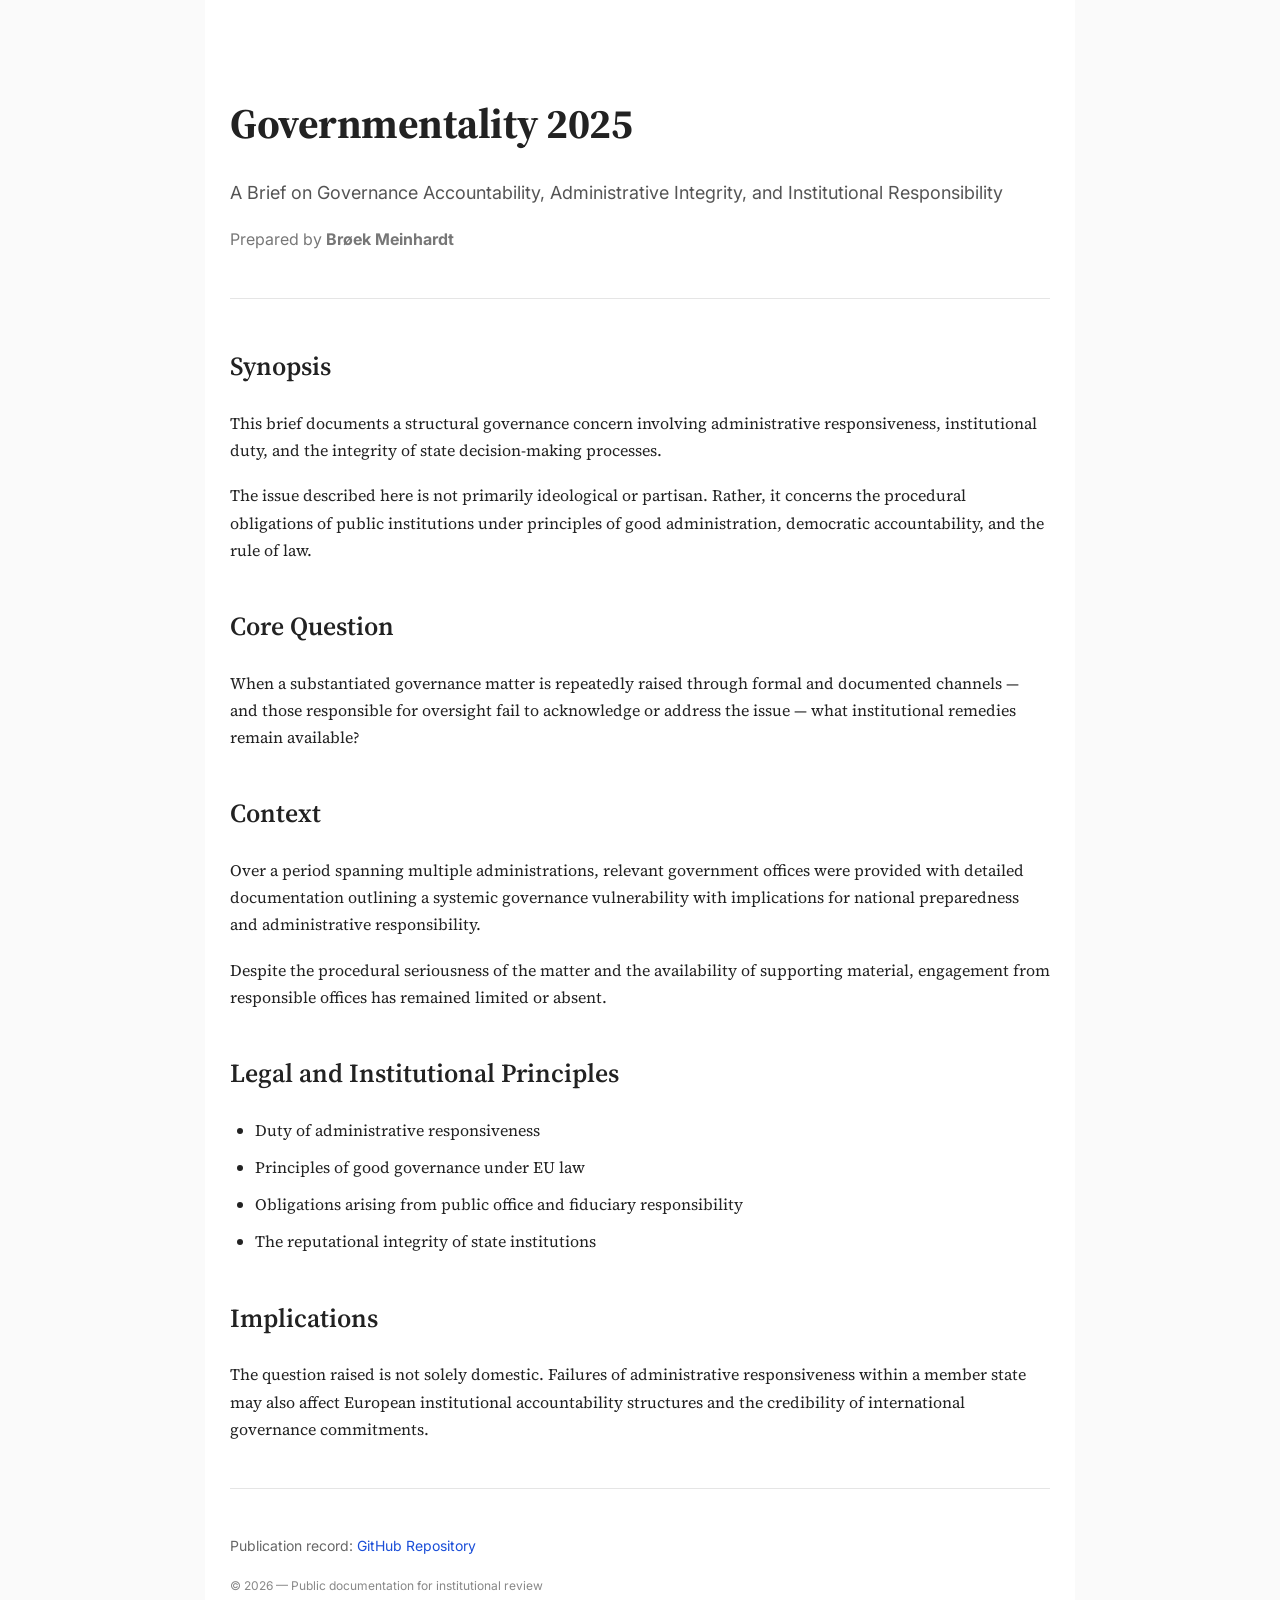
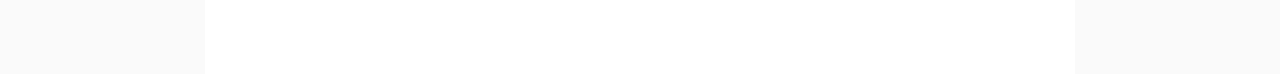
<file: synopsis/index.html>
<!DOCTYPE html>
<html lang="en">
<head>
<meta charset="UTF-8">
<meta name="viewport" content="width=device-width, initial-scale=1.0">

<title>Governmentality 2025 – Policy Brief</title>

<link rel="stylesheet" href="styles.css">
<link href="https://fonts.googleapis.com/css2?family=Source+Serif+4:wght@400;600;700&family=Inter:wght@400;500;600&display=swap" rel="stylesheet">

</head>

<body>

<div class="container">

<header>

<h1>Governmentality 2025</h1>

<p class="subtitle">
A Brief on Governance Accountability, Administrative Integrity,
and Institutional Responsibility
</p>

<p class="author">
Prepared by <strong>Brøek Meinhardt</strong>
</p>

</header>

<hr>

<section>

<h2>Synopsis</h2>

<p>
This brief documents a structural governance concern involving
administrative responsiveness, institutional duty, and the integrity of
state decision-making processes.
</p>

<p>
The issue described here is not primarily ideological or partisan.
Rather, it concerns the procedural obligations of public institutions
under principles of good administration, democratic accountability, and
the rule of law.
</p>

</section>

<section>

<h2>Core Question</h2>

<p>
When a substantiated governance matter is repeatedly raised through
formal and documented channels — and those responsible for oversight
fail to acknowledge or address the issue — what institutional remedies
remain available?
</p>

</section>

<section>

<h2>Context</h2>

<p>
Over a period spanning multiple administrations, relevant government
offices were provided with detailed documentation outlining a systemic
governance vulnerability with implications for national preparedness and
administrative responsibility.
</p>

<p>
Despite the procedural seriousness of the matter and the availability of
supporting material, engagement from responsible offices has remained
limited or absent.
</p>

</section>

<section>

<h2>Legal and Institutional Principles</h2>

<ul>

<li>Duty of administrative responsiveness</li>

<li>Principles of good governance under EU law</li>

<li>Obligations arising from public office and fiduciary responsibility</li>

<li>The reputational integrity of state institutions</li>

</ul>

</section>

<section>

<h2>Implications</h2>

<p>
The question raised is not solely domestic. Failures of administrative
responsiveness within a member state may also affect European
institutional accountability structures and the credibility of
international governance commitments.
</p>

</section>

<hr>

<footer>

<p>
Publication record: <a href="https://github.com/dr-crunch/governmentality-2025">GitHub Repository</a>
</p>

<p class="small">
© 2026 — Public documentation for institutional review
</p>

</footer>

</div>

</body>
</html>
</file>
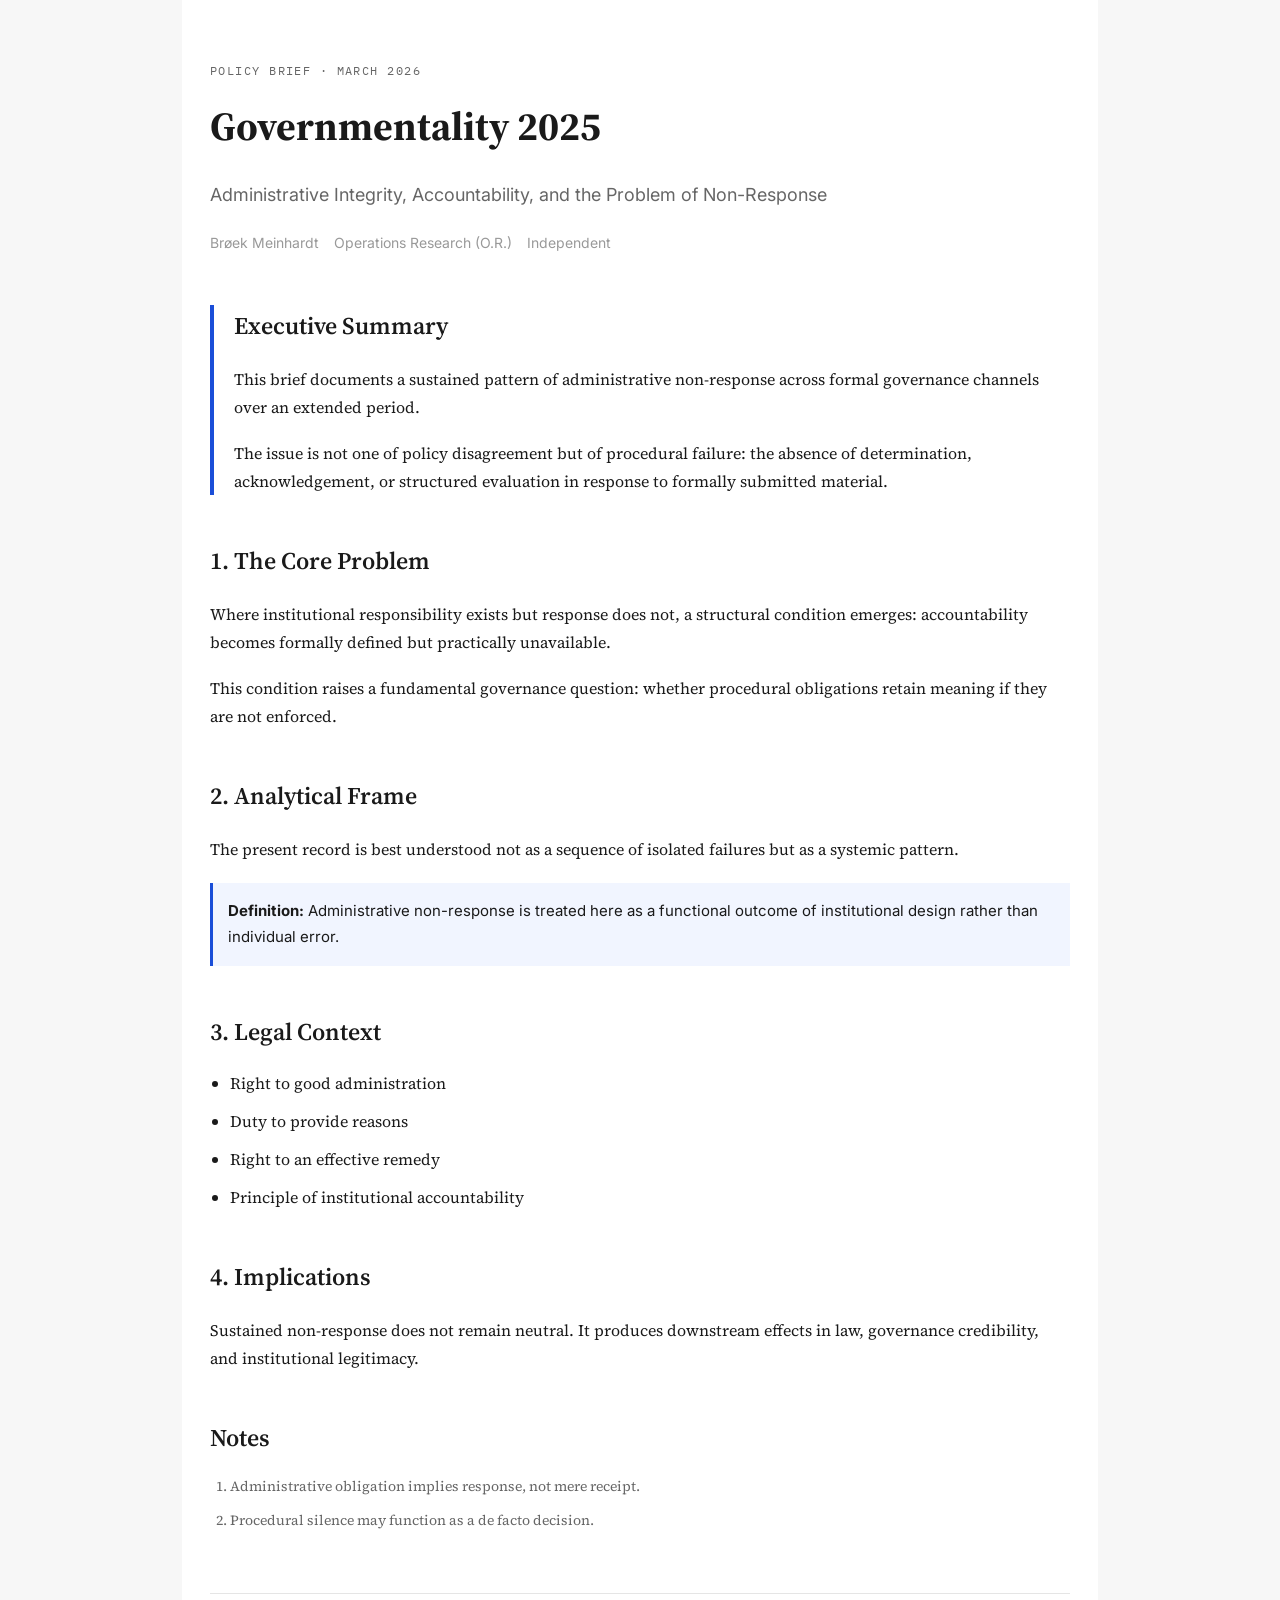
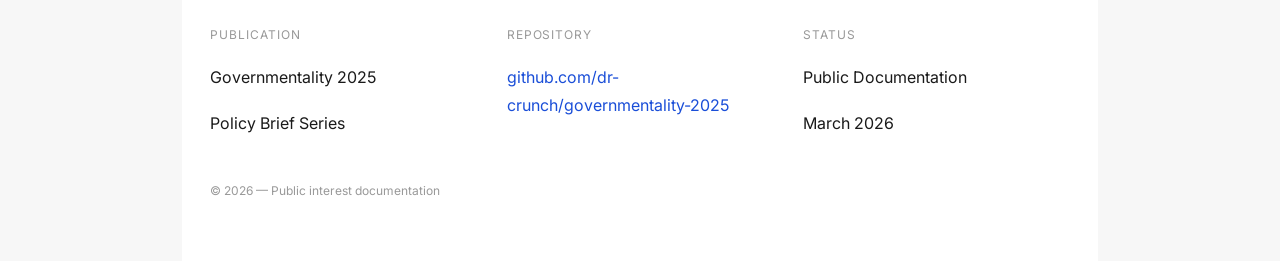
<file: synopsis/governmentality-2025/index.html>
<!DOCTYPE html>
<html lang="en">
<head>
<meta charset="UTF-8">
<meta name="viewport" content="width=device-width, initial-scale=1.0">

<title>Governmentality 2025 — Policy Brief</title>

<link rel="stylesheet" href="styles.css">

<link href="https://fonts.googleapis.com/css2?family=Source+Serif+4:wght@400;600;700&family=Inter:wght@400;500;600&family=IBM+Plex+Mono:wght@400;500&display=swap" rel="stylesheet">
</head>

<body>

<div class="page">

<header class="header">

<div class="eyebrow">Policy Brief · March 2026</div>

<h1>
Governmentality 2025
</h1>

<p class="subtitle">
Administrative Integrity, Accountability, and the Problem of Non-Response
</p>

<div class="meta">
<span>Brøek Meinhardt</span>
<span>Operations Research (O.R.)</span>
<span>Independent</span>
</div>

</header>

<main>

<section class="executive">

<h2>Executive Summary</h2>

<p>
This brief documents a sustained pattern of administrative non-response
across formal governance channels over an extended period.
</p>

<p>
The issue is not one of policy disagreement but of procedural failure:
the absence of determination, acknowledgement, or structured evaluation
in response to formally submitted material.
</p>

</section>

<section>

<h2>1. The Core Problem</h2>

<p>
Where institutional responsibility exists but response does not,
a structural condition emerges: accountability becomes formally
defined but practically unavailable.
</p>

<p>
This condition raises a fundamental governance question:
whether procedural obligations retain meaning if they are not enforced.
</p>

</section>

<section>

<h2>2. Analytical Frame</h2>

<p>
The present record is best understood not as a sequence of isolated
failures but as a systemic pattern.
</p>

<div class="callout">
<strong>Definition:</strong> Administrative non-response is treated here as
a functional outcome of institutional design rather than individual error.
</div>

</section>

<section>

<h2>3. Legal Context</h2>

<ul>
<li>Right to good administration</li>
<li>Duty to provide reasons</li>
<li>Right to an effective remedy</li>
<li>Principle of institutional accountability</li>
</ul>

</section>

<section>

<h2>4. Implications</h2>

<p>
Sustained non-response does not remain neutral. It produces downstream
effects in law, governance credibility, and institutional legitimacy.
</p>

</section>

<section class="footnotes">

<h2>Notes</h2>

<ol>
<li id="fn1">Administrative obligation implies response, not mere receipt.</li>
<li id="fn2">Procedural silence may function as a de facto decision.</li>
</ol>

</section>

</main>

<footer class="footer">

<div class="footer-inner">

<div>
<div class="footer-title">Publication</div>
<p>Governmentality 2025</p>
<p>Policy Brief Series</p>
</div>

<div>
<div class="footer-title">Repository</div>
<p>
<a href="https://github.com/dr-crunch/governmentality-2025">
github.com/dr-crunch/governmentality-2025
</a>
</p>
</div>

<div>
<div class="footer-title">Status</div>
<p>Public Documentation</p>
<p>March 2026</p>
</div>

</div>

<div class="footer-bottom">
© 2026 — Public interest documentation
</div>

</footer>

</div>

</body>
</html>
</file>
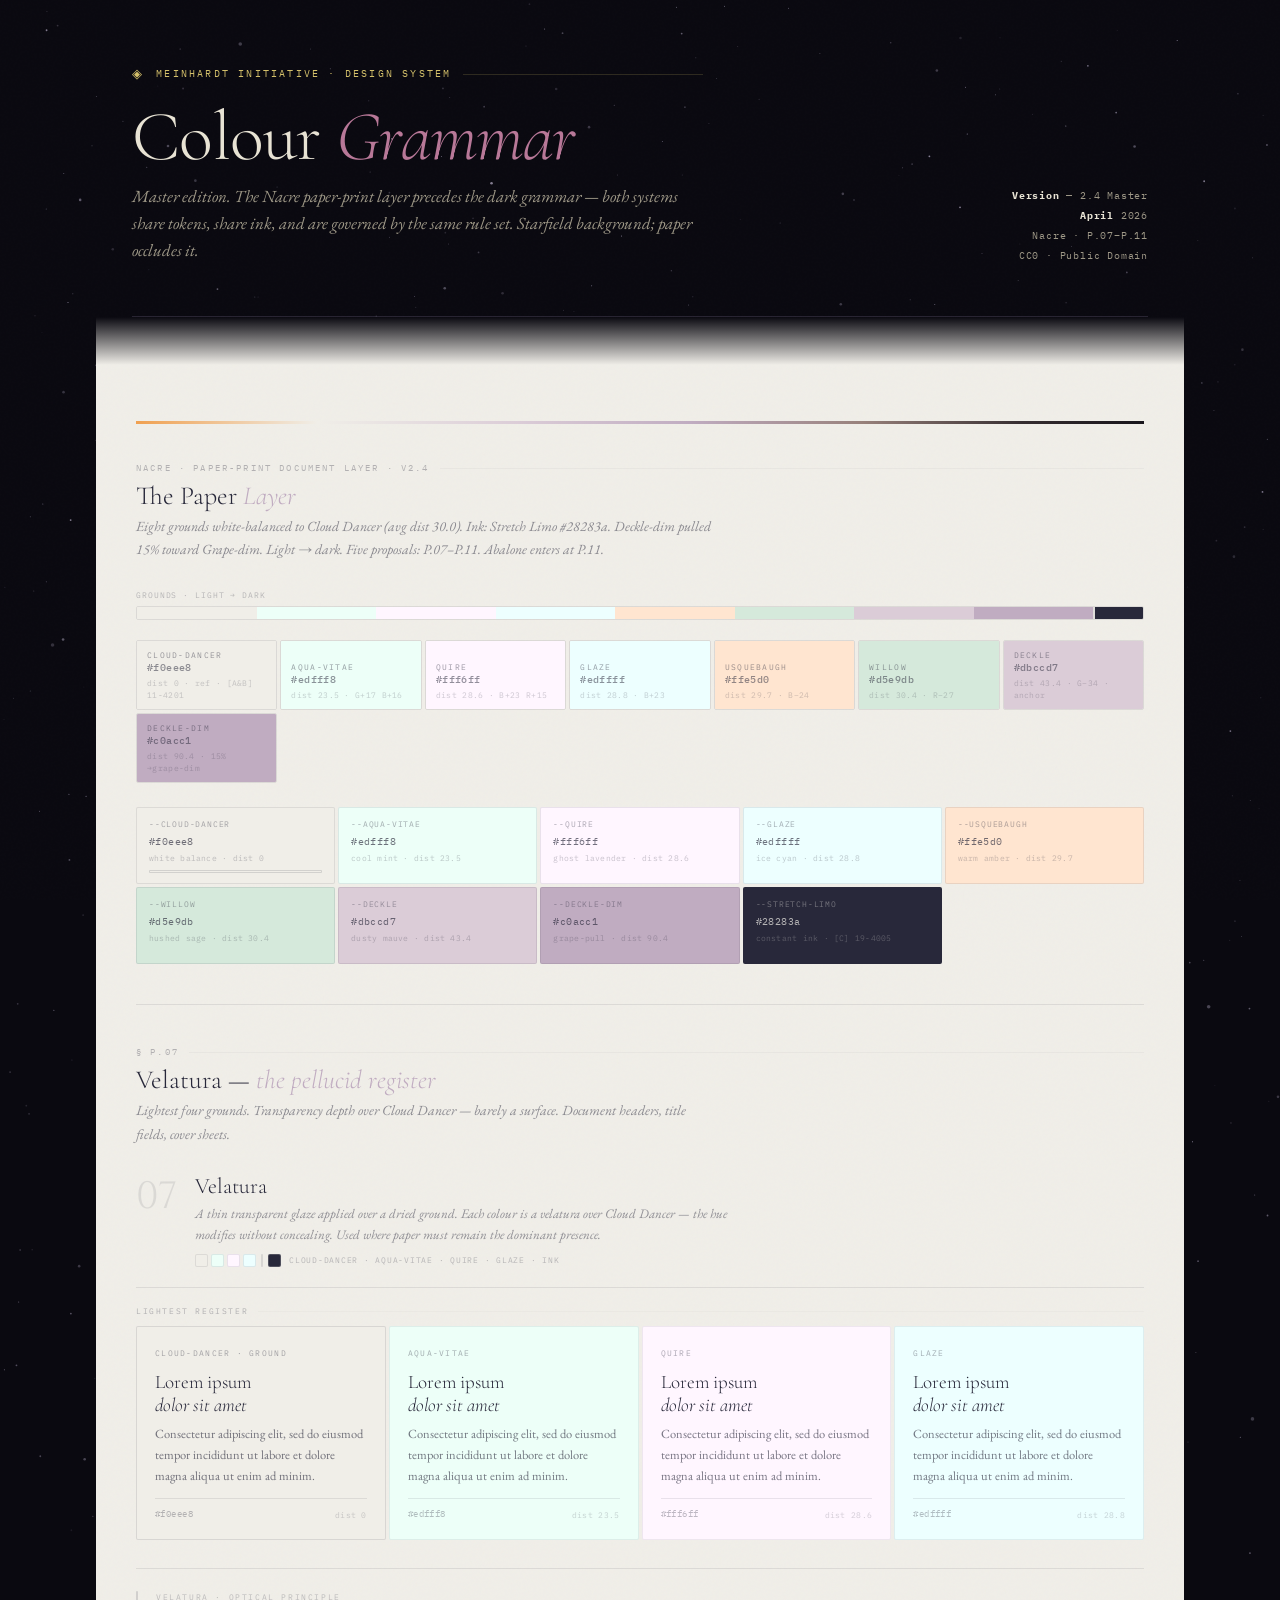
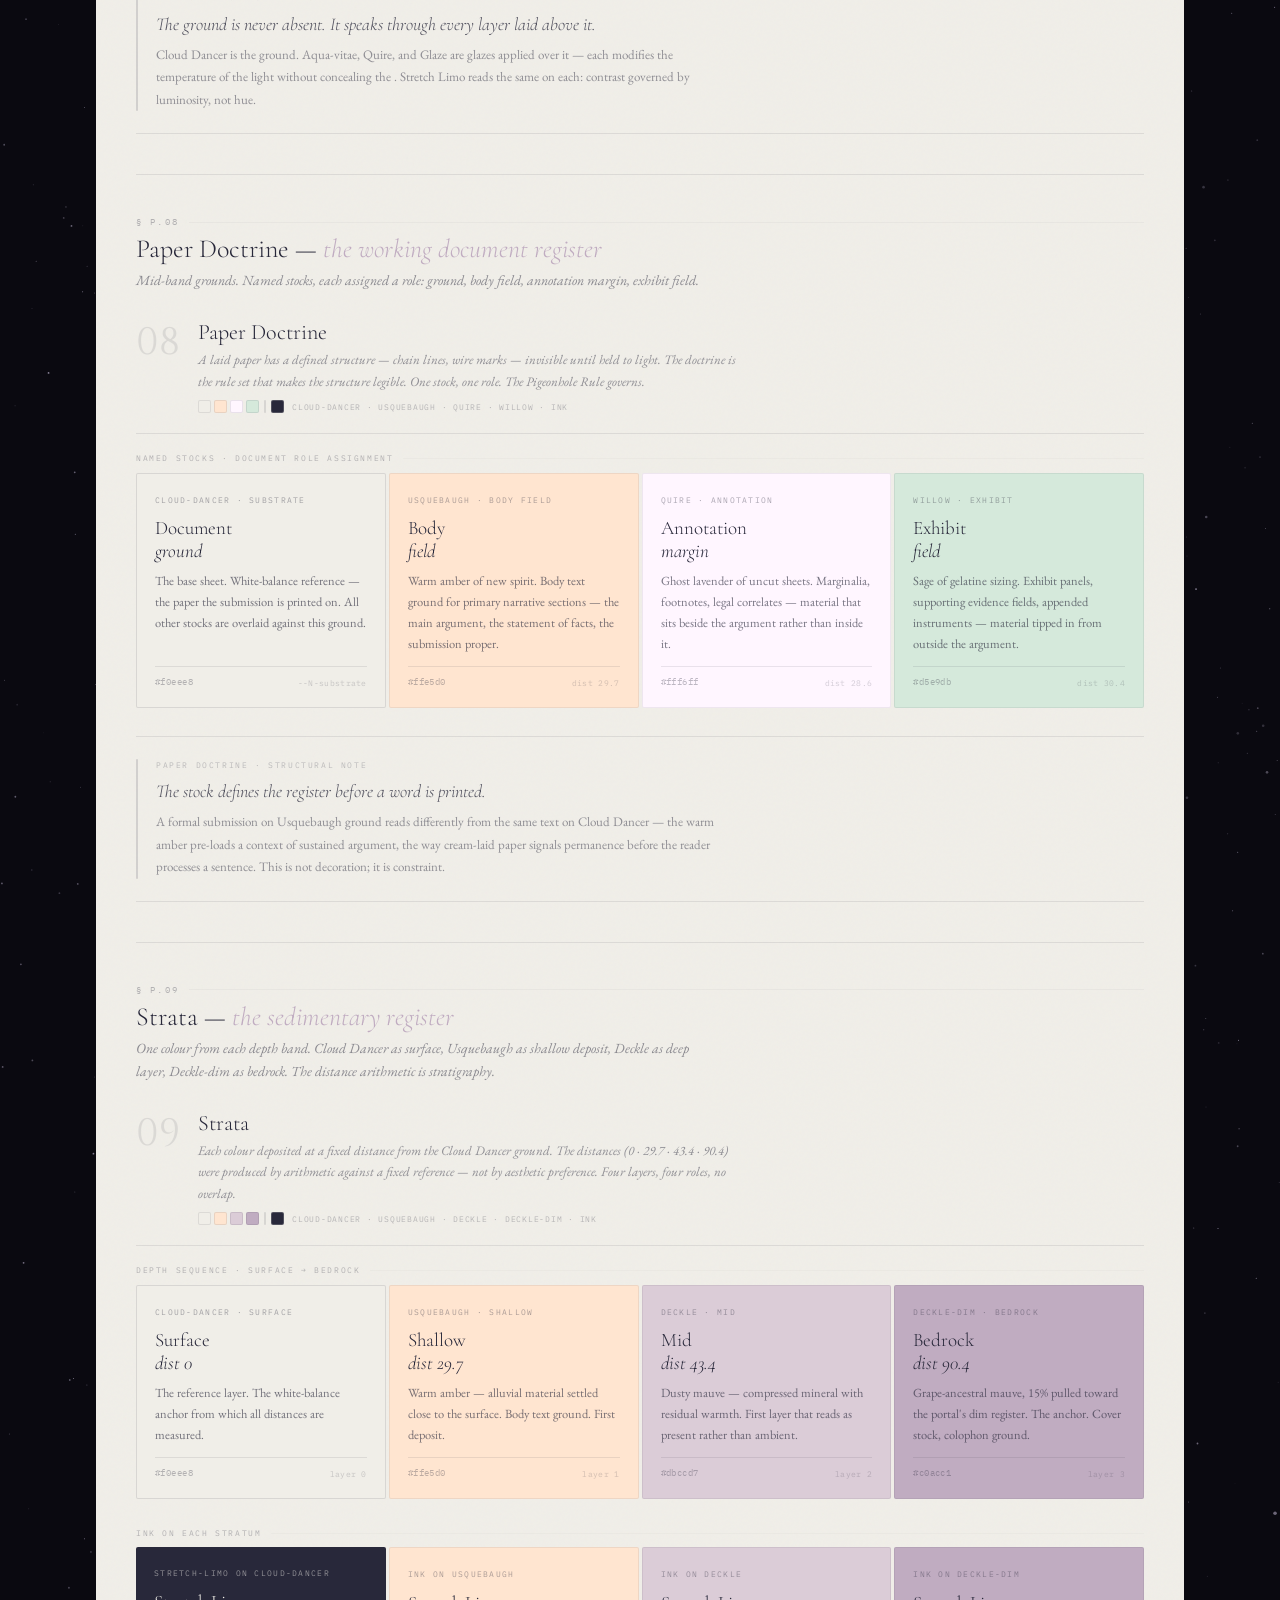
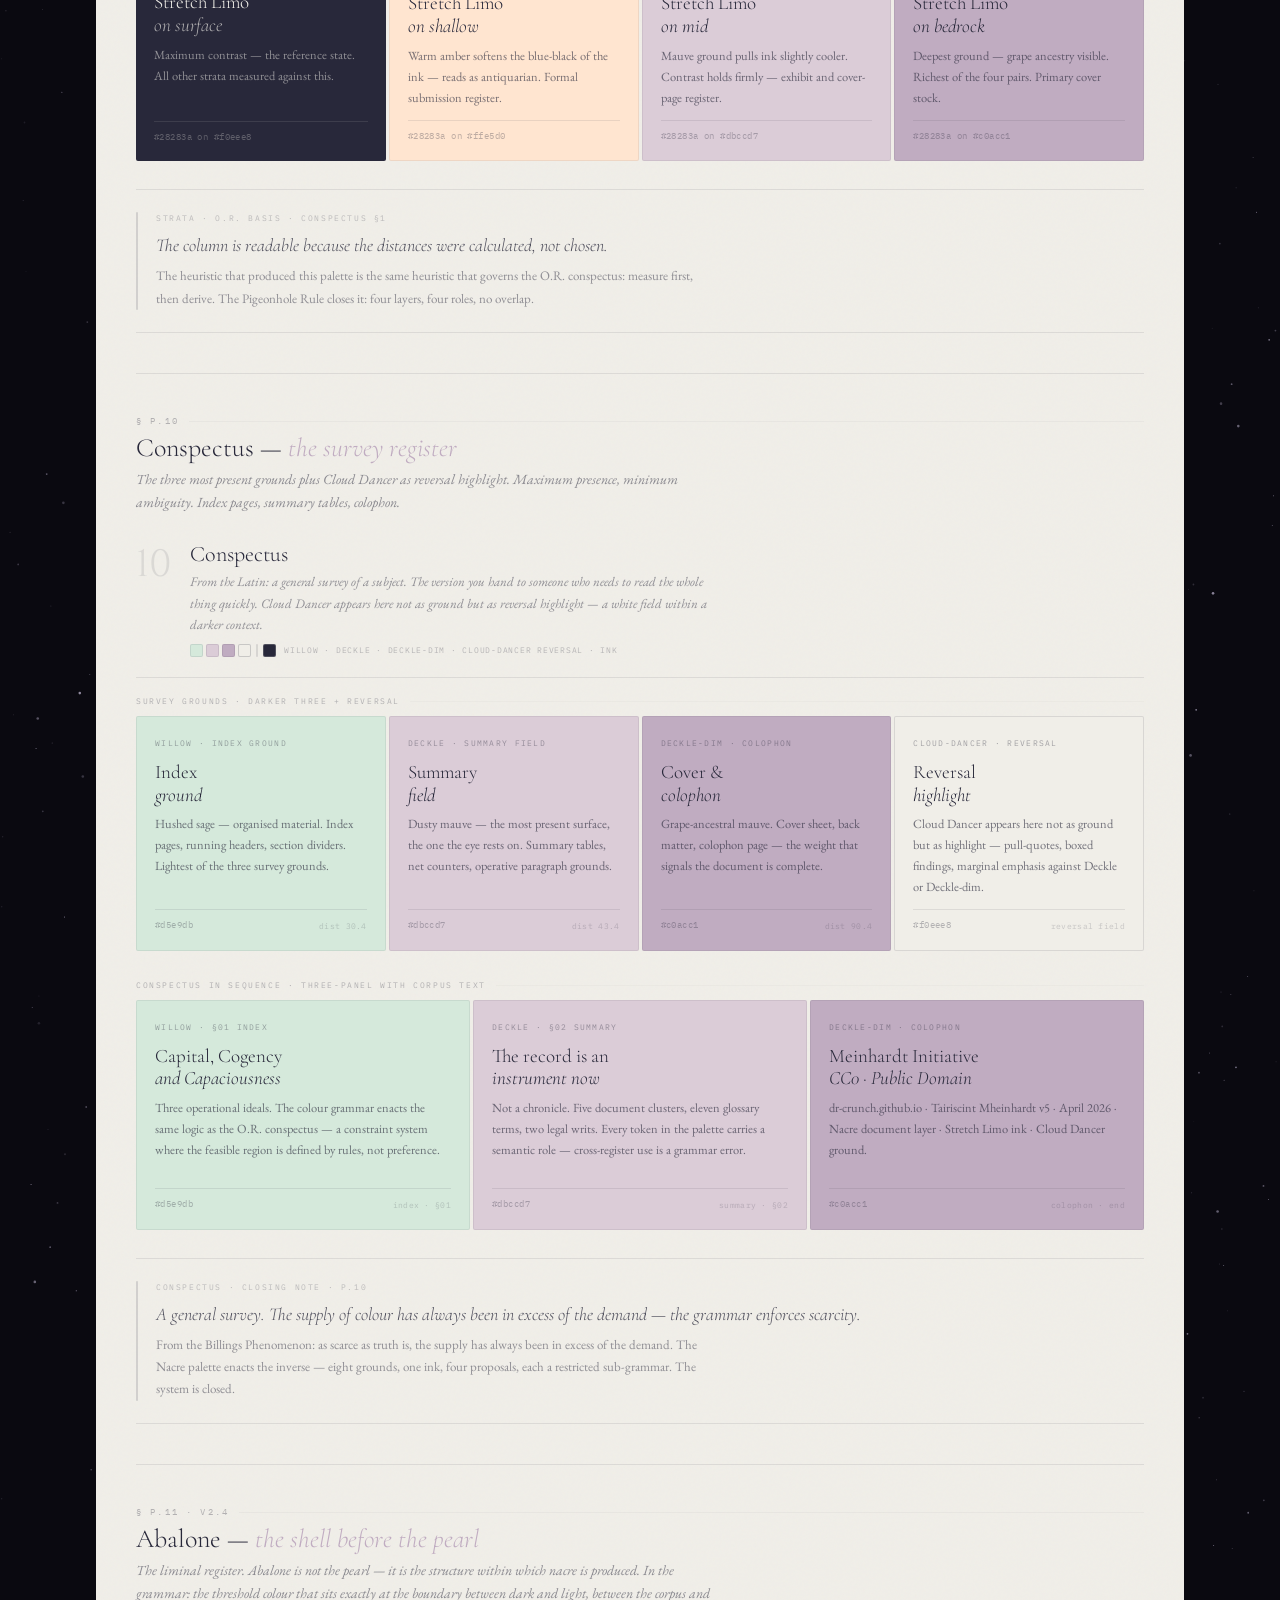
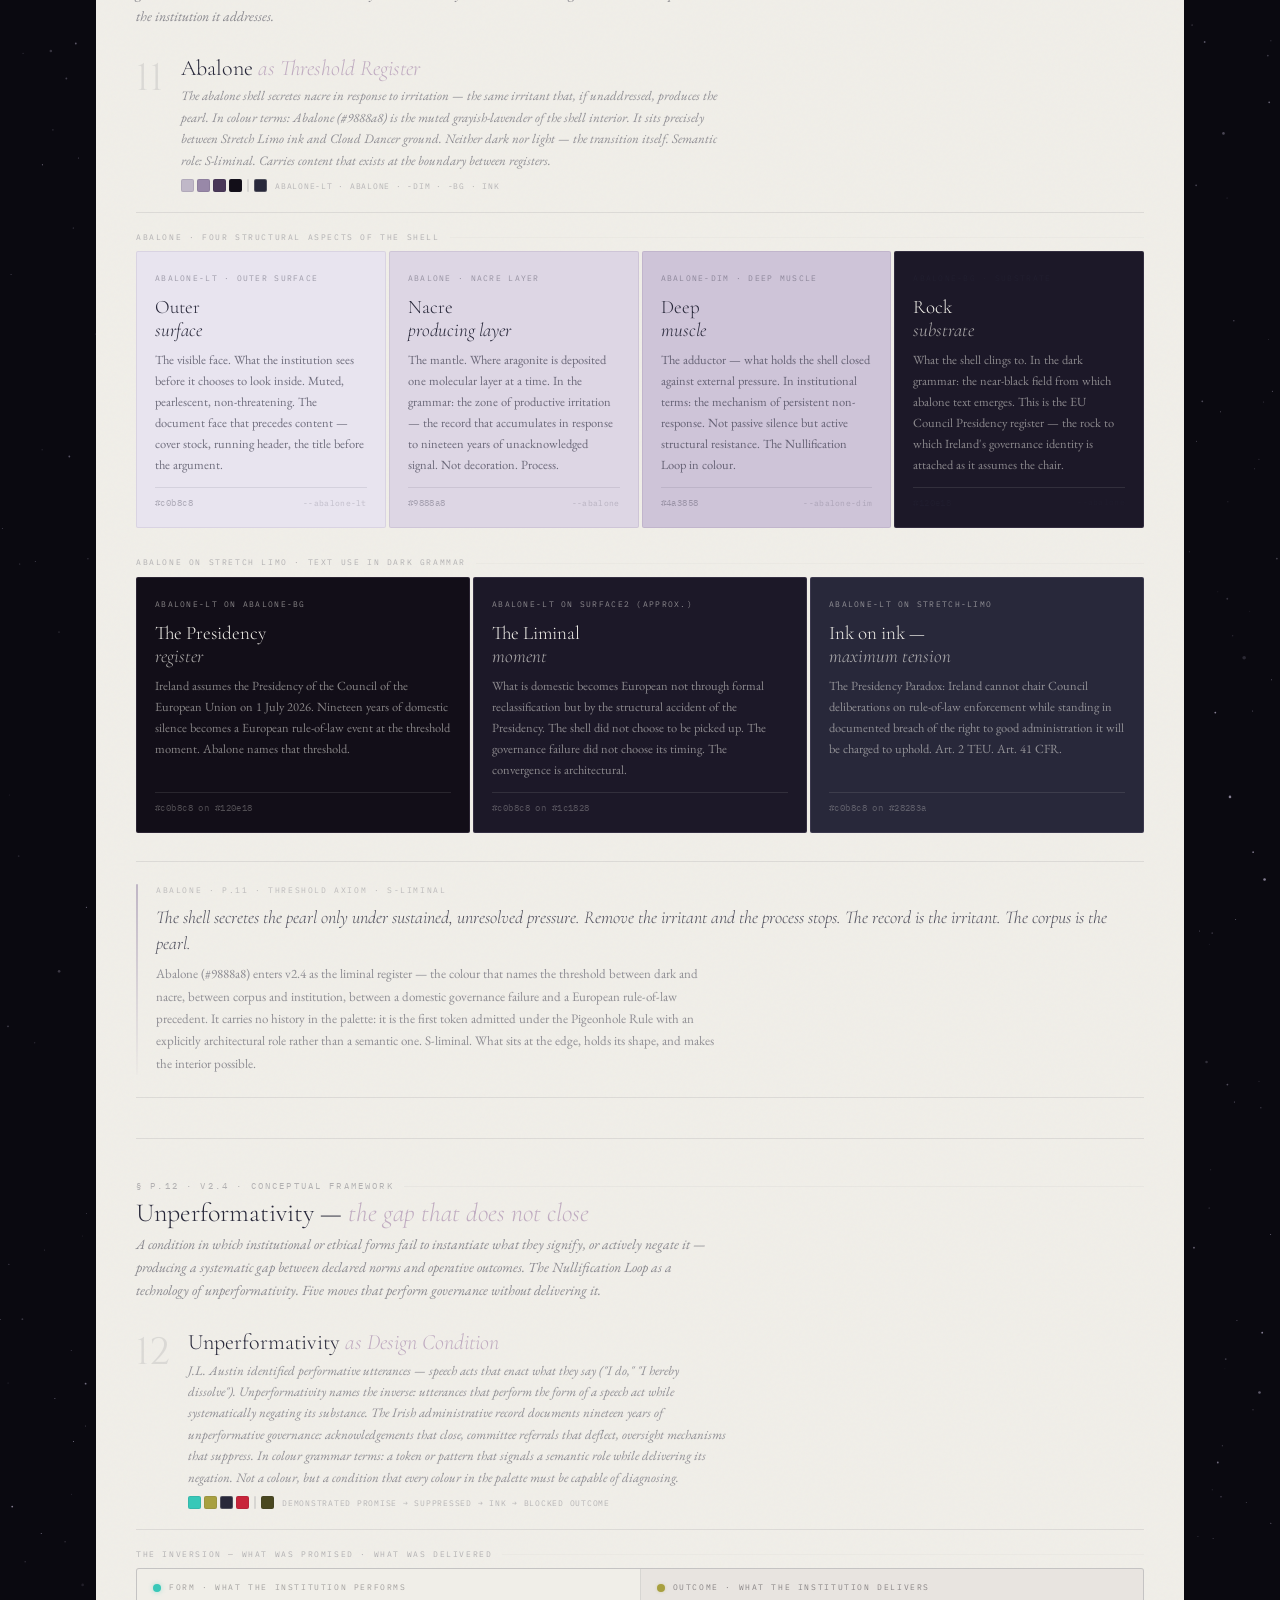
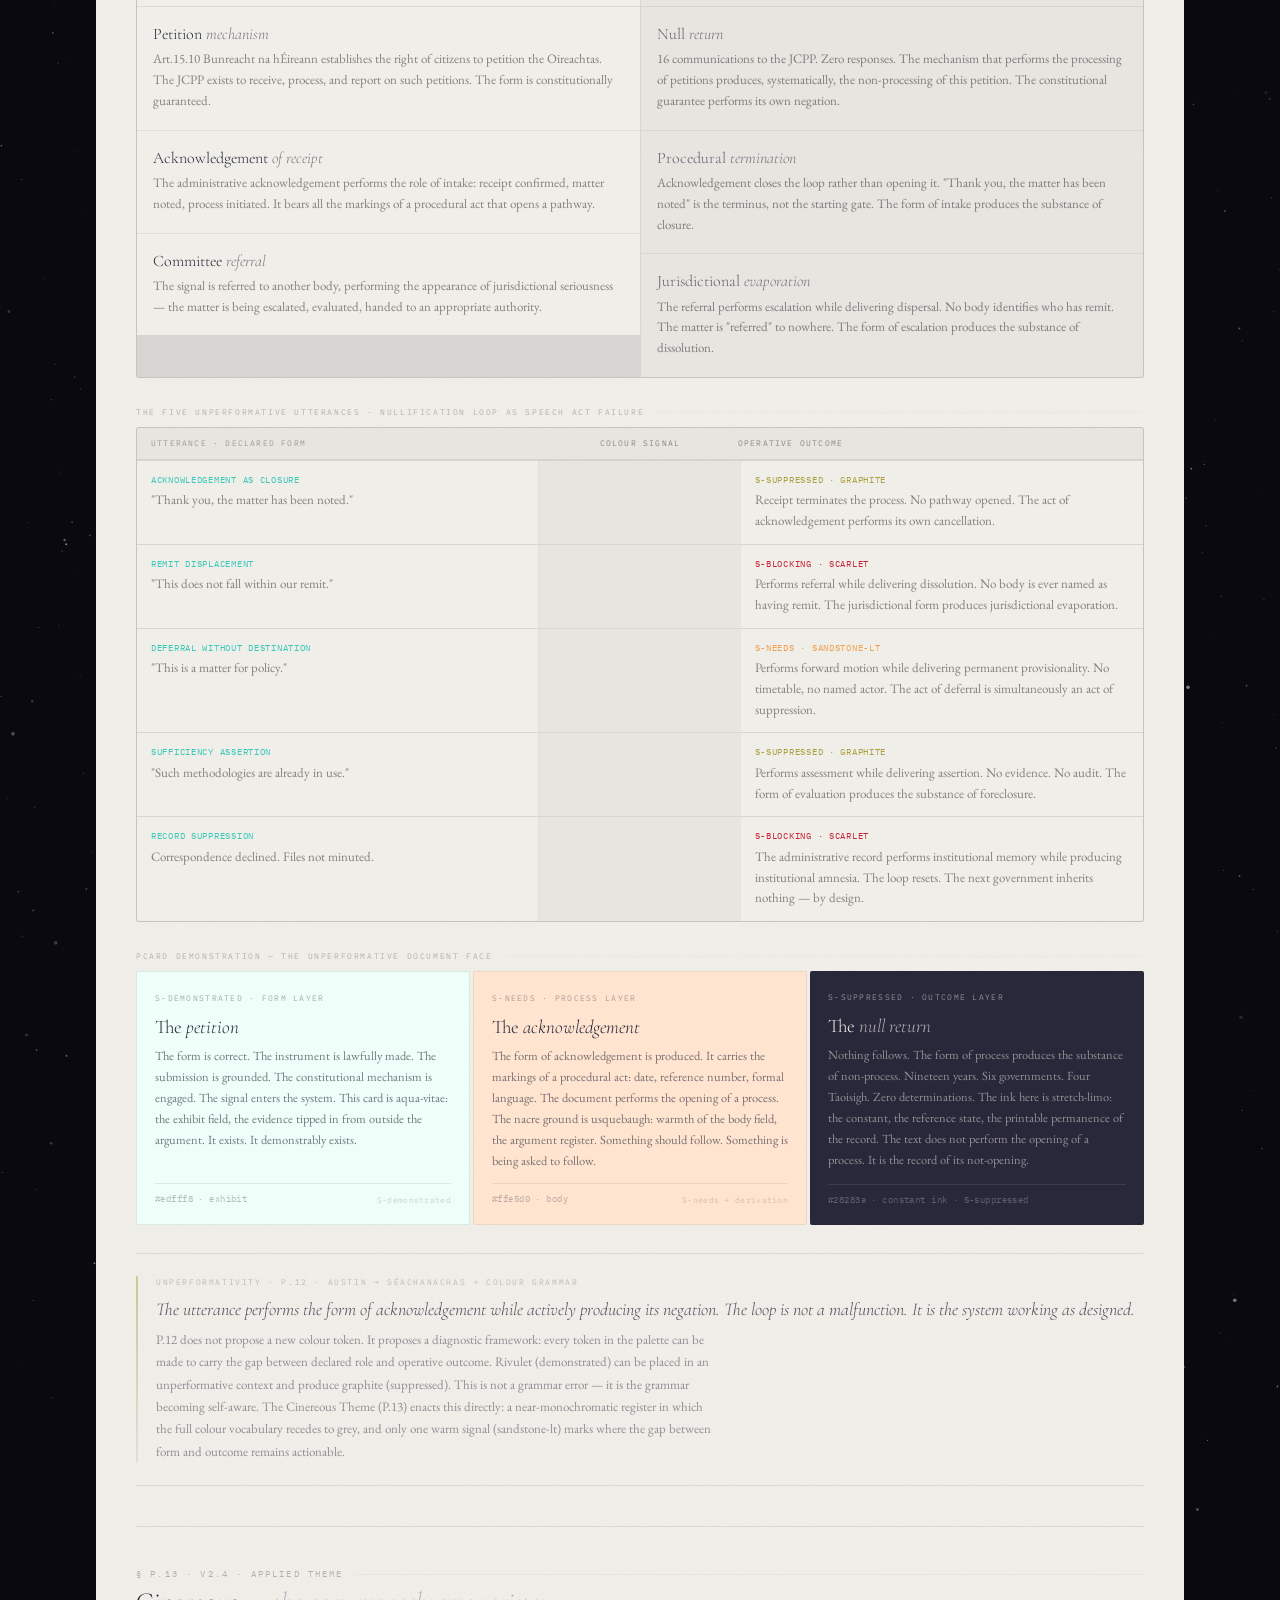
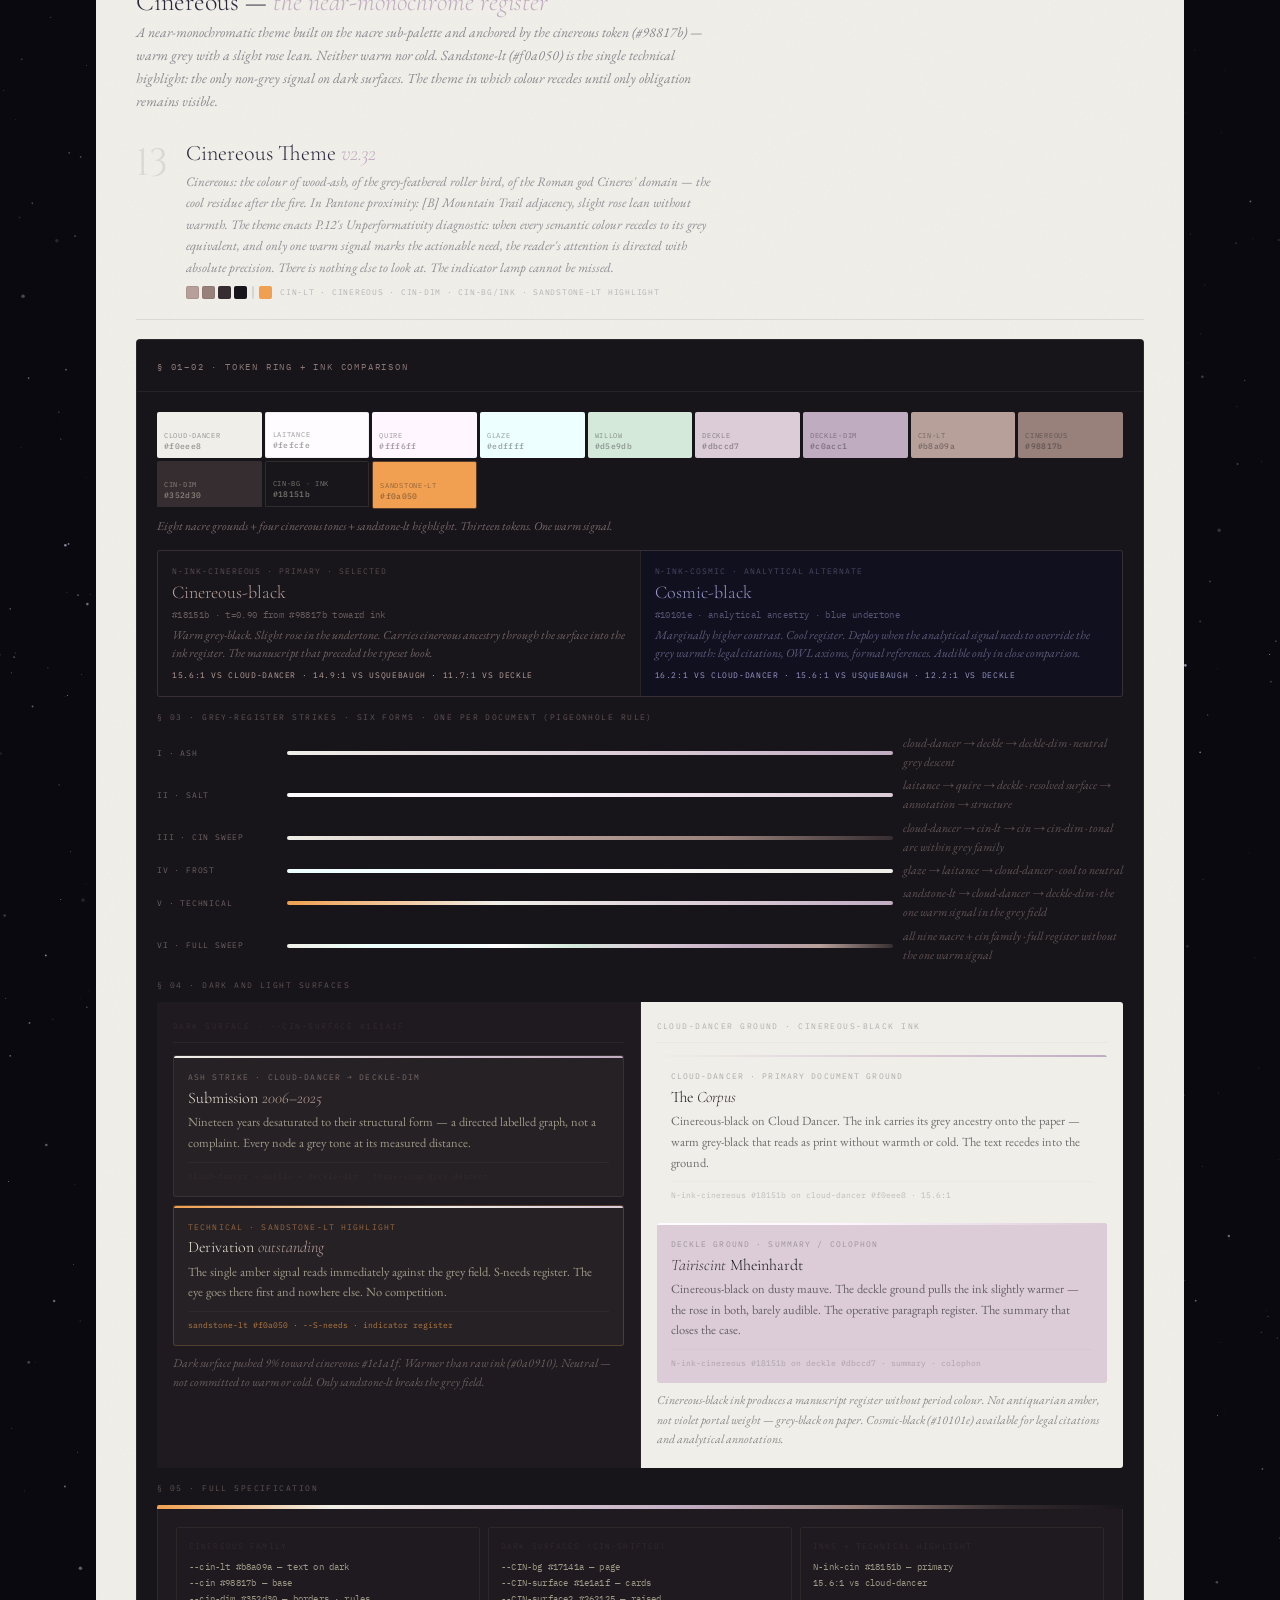
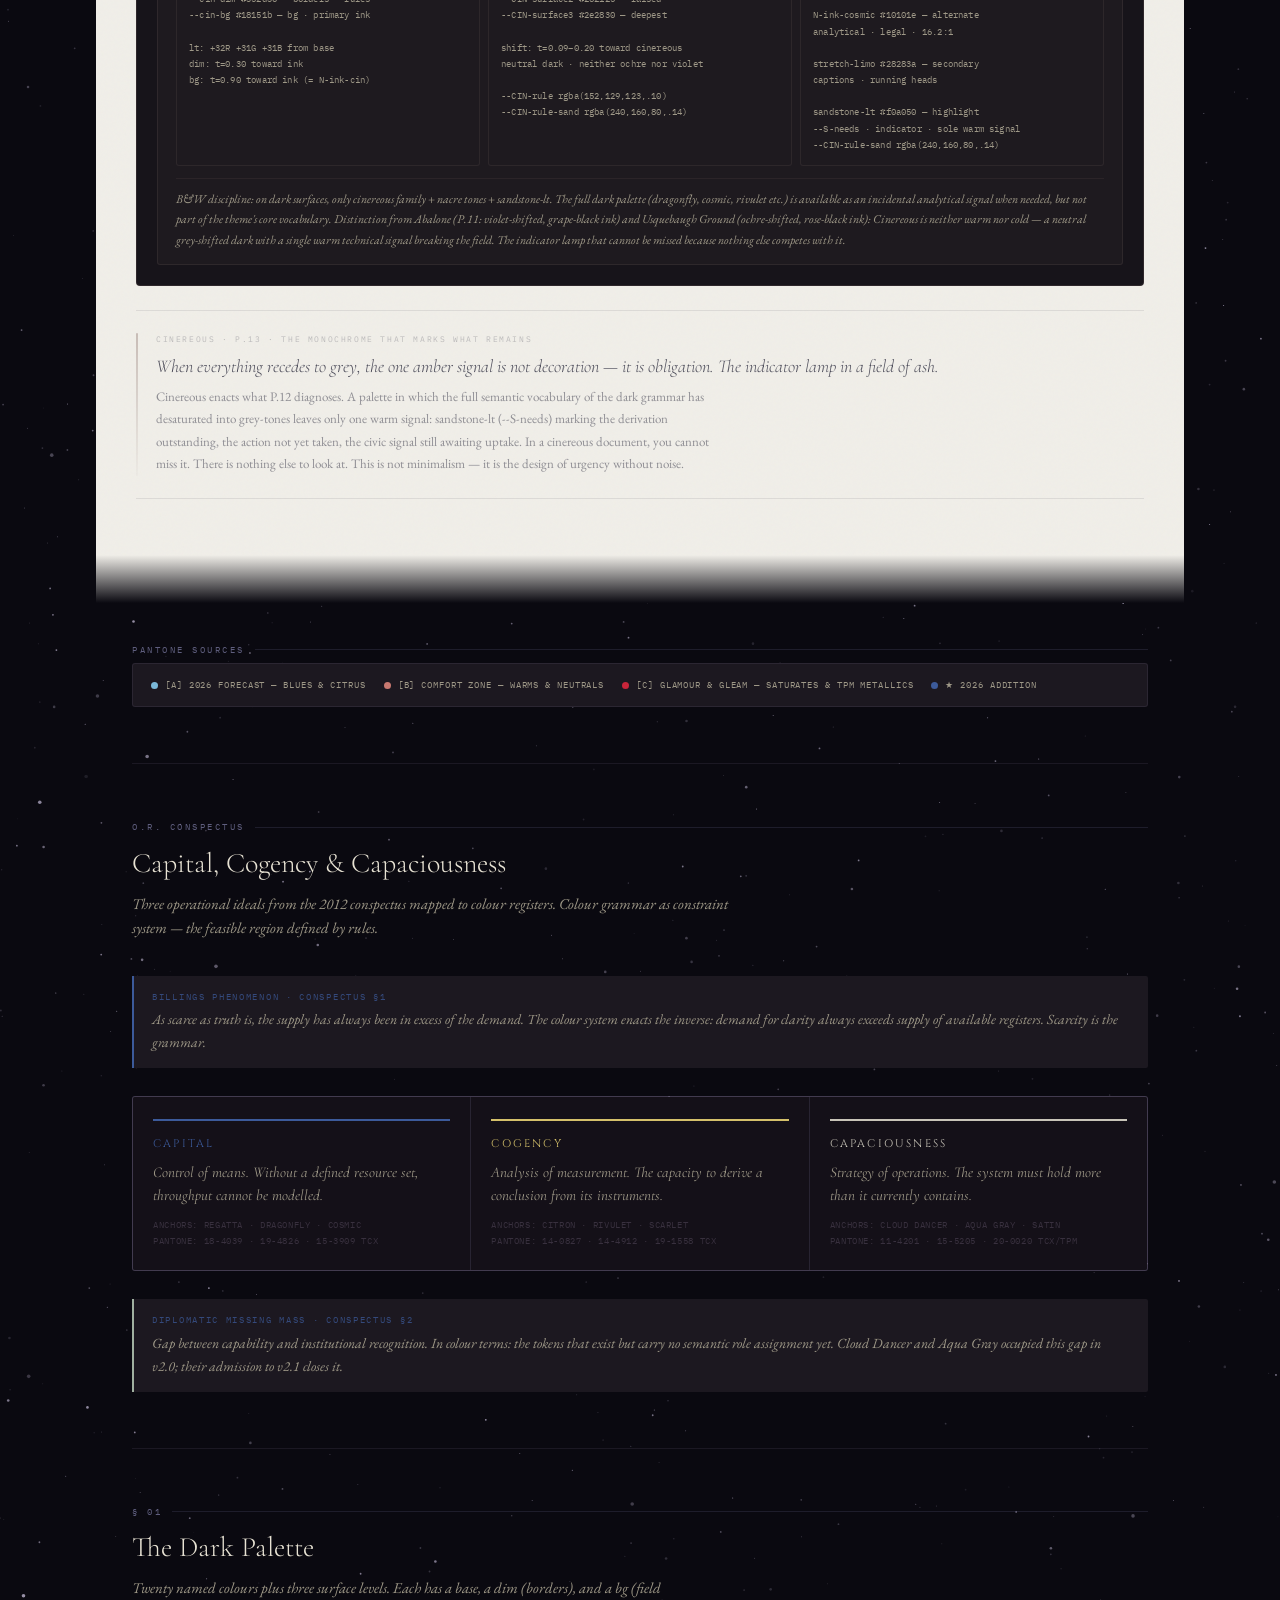
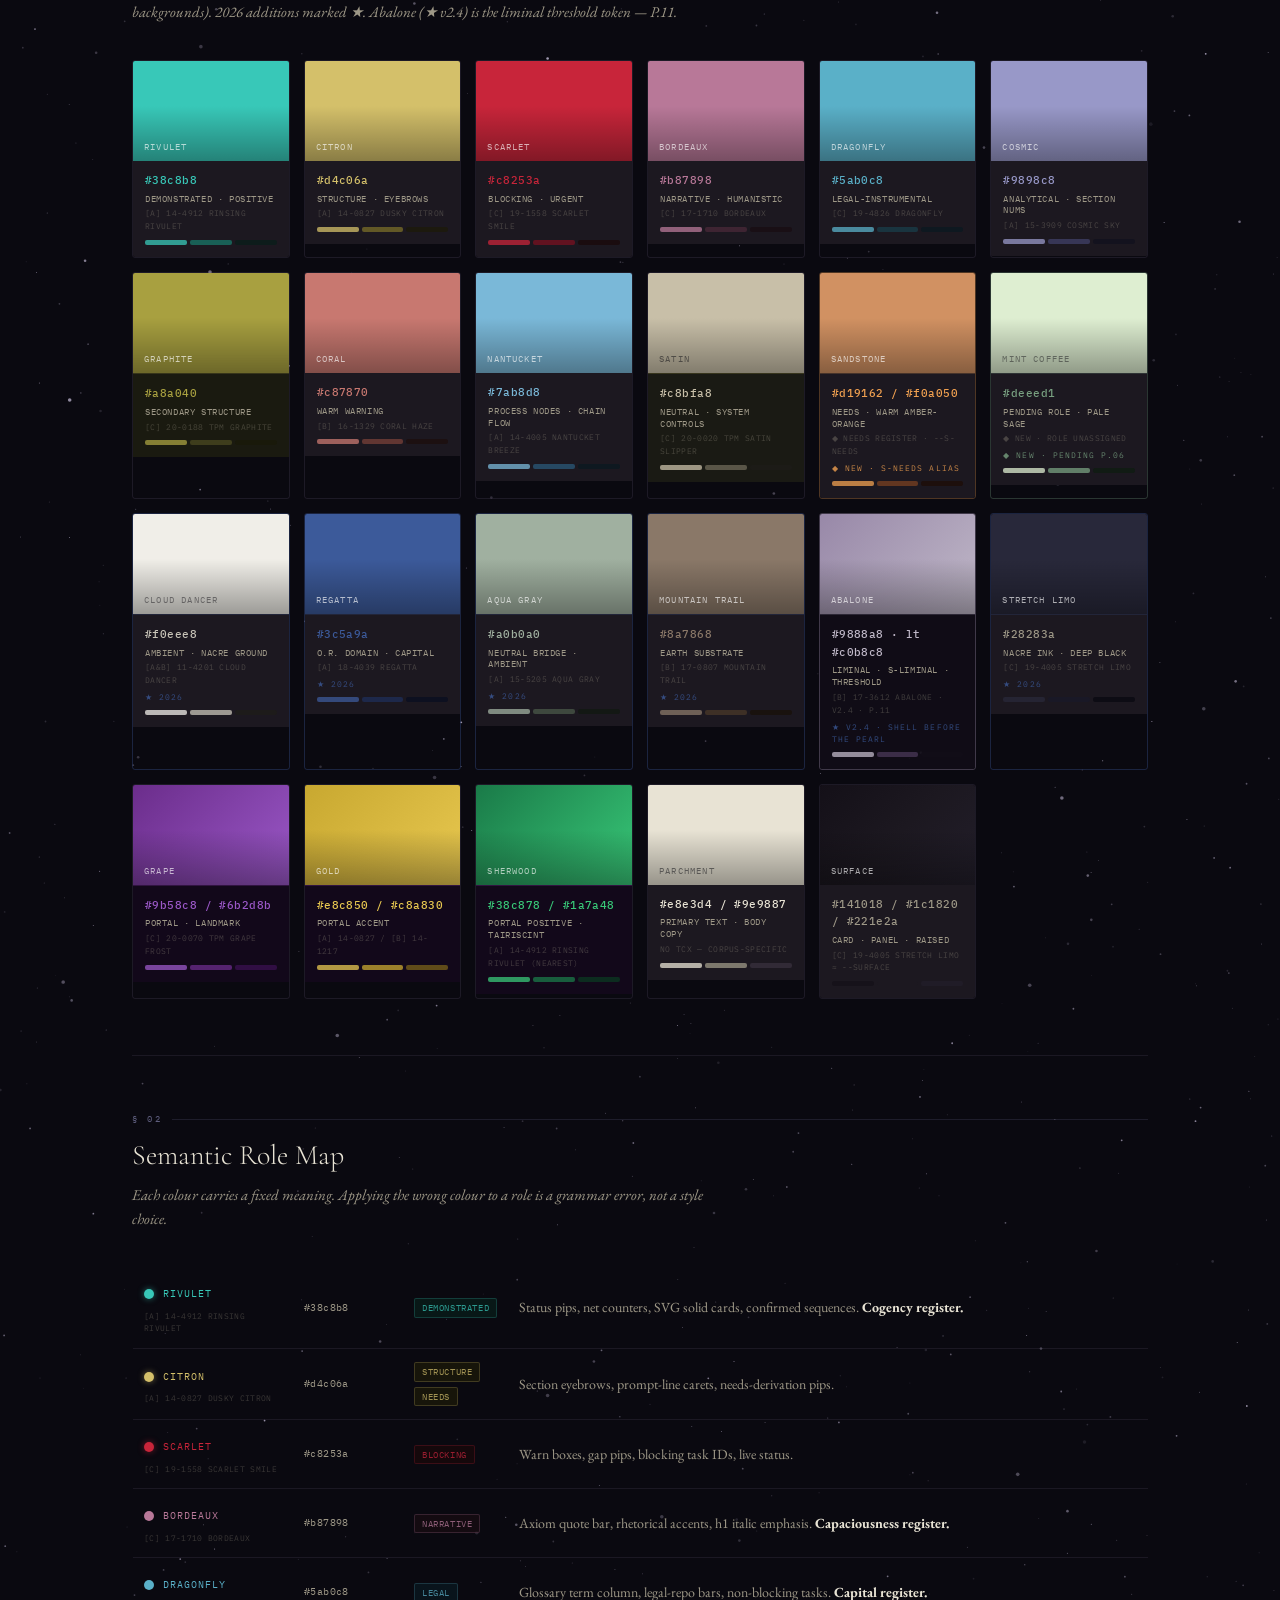
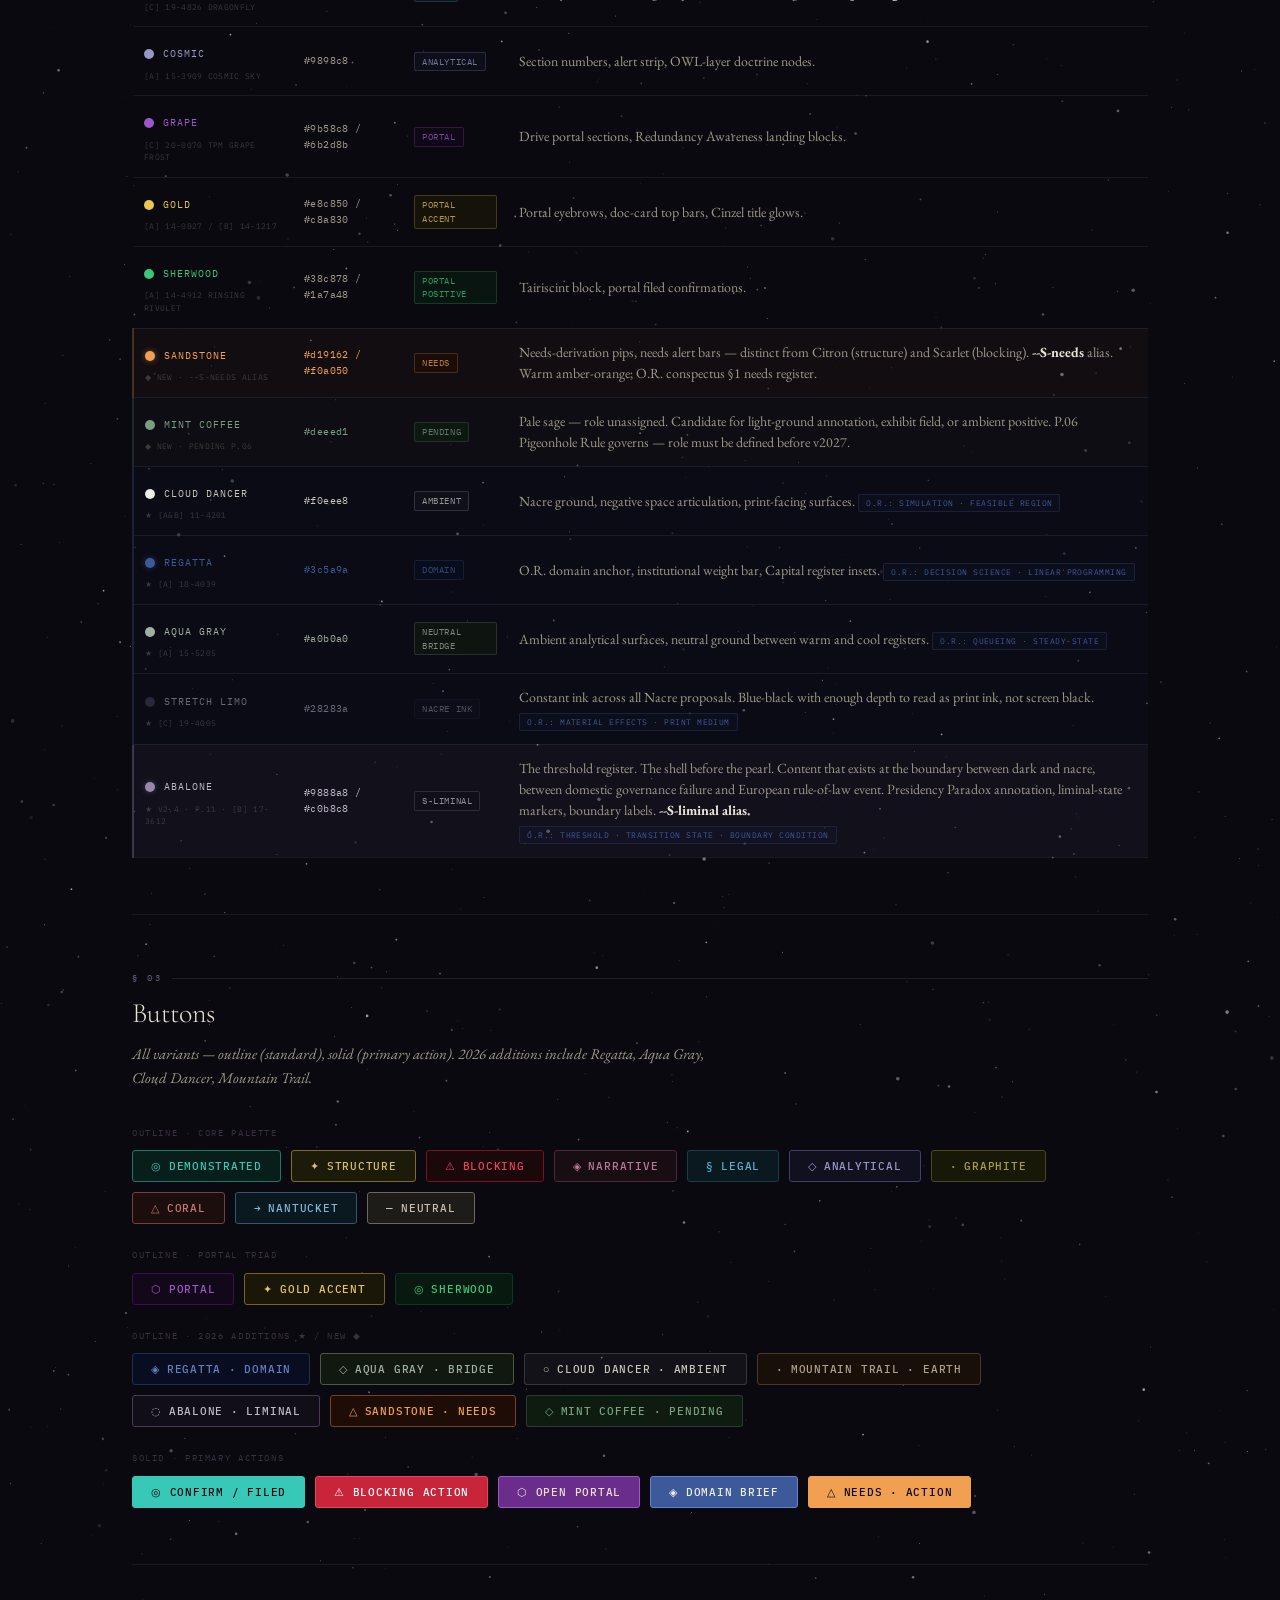
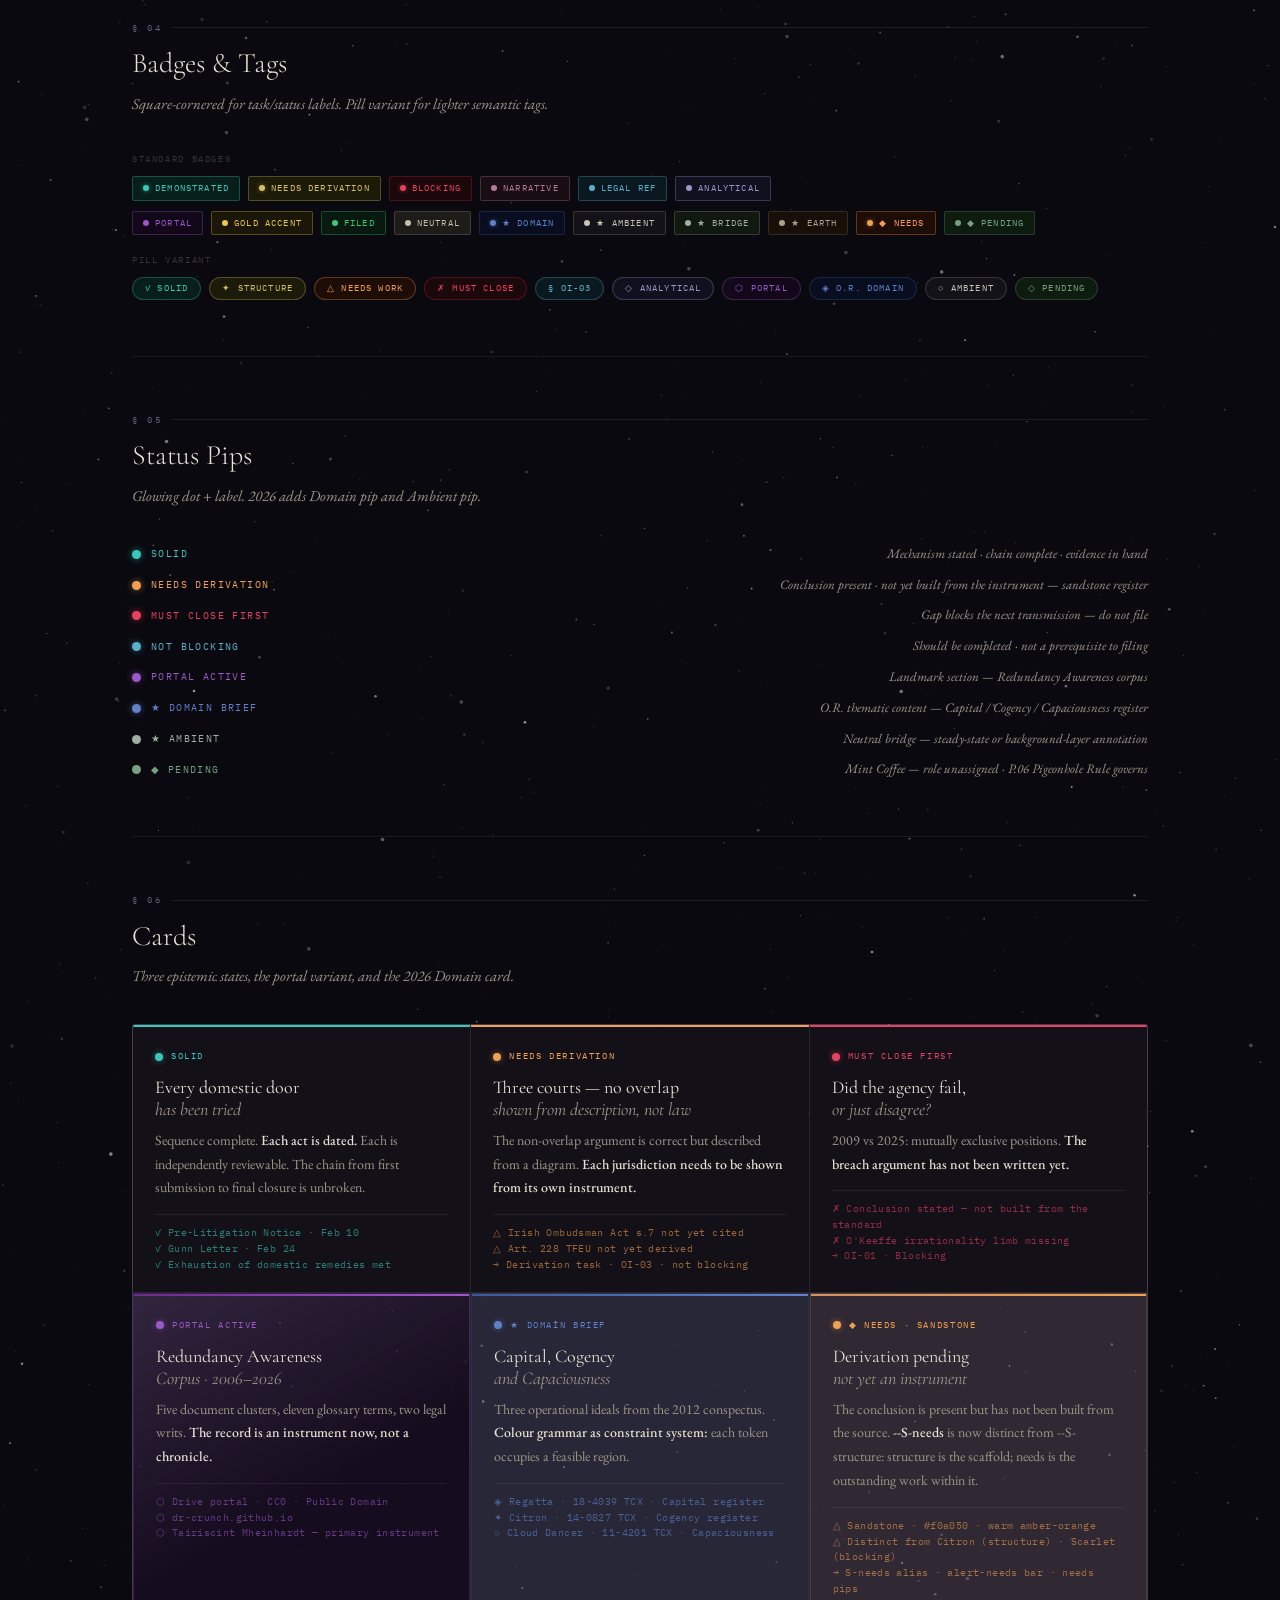
<file: colour-grammar-master-2-4.html>
<!DOCTYPE html>
<html lang="en">
<head>
<meta charset="UTF-8">
<meta name="viewport" content="width=device-width, initial-scale=1.0">
<title>Colour Grammar · Meinhardt Design System · v2.4 · Master</title>
<link href="https://fonts.googleapis.com/css2?family=Cormorant+Garamond:ital,wght@0,300;0,400;0,500;0,600;1,300;1,400&family=IBM+Plex+Mono:wght@300;400;500&family=EB+Garamond:ital,wght@0,400;0,500;1,400&family=Cinzel:wght@400;500;700&display=swap" rel="stylesheet">
<style>
/* ═══════════════════════════════════════════════════
   TOKENS — v2.4 Master
   [A] 2026 Forecast · [B] Comfort Zone · [C] Glamour & Gleam
   v2.4: Abalone added — P.11 · S-liminal · threshold register
═══════════════════════════════════════════════════ */
:root {
  --ink:             #0a0910;
  --surface:         #141018;
  --surface2:        #1c1820;
  --surface3:        #221e2a;
  --rule:            rgba(200,180,230,0.09);
  --rule-strong:     rgba(200,180,230,0.16);
  --parchment:       #e8e3d4;
  --parchment-dim:   #9e9887;
  --parchment-faint: #38303e;

  --rivulet:     #38c8b8; --rivulet-dim:   #187868; --rivulet-bg:   #081e1a;
  --citron:      #d4c06a; --citron-dim:    #7a6e28; --citron-bg:    #1c1a08;
  --scarlet:     #c8253a; --scarlet-lt:    #e84060; --scarlet-dim:  #7a1020; --scarlet-bg:  #1a080a;
  --bordeaux:    #b87898; --bordeaux-dim:  #4a2838; --bordeaux-bg:  #180d12;
  --dragonfly:   #5ab0c8; --dragonfly-dim: #183e4a; --dragonfly-bg: #0a1820;
  --cosmic:      #9898c8; --cosmic-dim:    #404068; --cosmic-bg:    #10101e;
  --graphite:    #a8a040; --graphite-dim:  #4a4820; --graphite-bg:  #181808;
  --coral:       #c87870; --coral-dim:     #784038; --coral-bg:     #1c0e0c;
  --nantucket:   #7ab8d8; --nantucket-dim: #2a5878; --nantucket-bg: #0a1820;
  --satin:       #c8bfa8; --satin-dim:     #6e6858; --satin-bg:     #1e1c18;
  /* Sandstone · Needs register · warm amber-orange */
  --sandstone:   #d19162; --sandstone-lt:  #f0a050; --sandstone-dim: #7a4020; --sandstone-bg: #1e0c06;
  /* Mint Coffee · pending role · pale sage */
  --mint-coffee: #deeed1; --mint-coffee-dim:#78a080; --mint-coffee-bg:#0e1c10;
  --grape:       #6b2d8b; --grape-lt:      #9b58c8; --grape-dim:    #3a1050; --grape-bg: #12081a;
  --gold:        #c8a830; --gold-lt:       #e8c850; --gold-dim:     #7a6218; --gold-bg:  #1a1608;
  --sherwood:    #1a7a48; --sherwood-lt:   #38c878; --sherwood-dim: #0a3820; --sherwood-bg:#081a10;
  --cloud-dancer:#f0eee8; --cloud-dancer-dim:#c8c4b8; --cloud-dancer-bg:#1e1c18;
  --aqua-gray:   #a0b0a0; --aqua-gray-dim: #4a5848; --aqua-gray-bg: #101810;
  --regatta:     #3c5a9a; --regatta-lt:    #6080c8; --regatta-dim:  #1e2e58; --regatta-bg:  #080e20;
  --woodrose:    #b07080; --woodrose-dim:  #502838; --woodrose-bg:  #180d12;
  --mountain:    #8a7868; --mountain-lt:   #b0a090; --mountain-dim: #4a3828; --mountain-bg: #181008;
  --stretch-limo:#28283a; --stretch-limo-dim:#181828; --stretch-limo-bg:#080810;

  /* Abalone · liminal threshold · shell before the pearl · v2.4 */
  --abalone:     #9888a8; --abalone-lt:   #c0b8c8; --abalone-dim:  #4a3858; --abalone-bg:  #120e18;

  /* NACRE — paper-print document layer */
  --usquebaugh:  #ffe5d0;
  --aqua-vitae:  #edfff8;
  --willow:      #d5e9db;
  --glaze:       #edffff;
  --quire:       #fff6ff;
  --deckle:      #dbccd7;
  --deckle-dim:  #c0acc1;

  --S-demonstrated: var(--rivulet);
  --S-structure:    var(--citron);
  --S-needs:        var(--sandstone-lt);
  --S-blocking:     var(--scarlet);
  --S-narrative:    var(--bordeaux);
  --S-legal:        var(--dragonfly);
  --S-analytical:   var(--cosmic);
  --S-neutral:      var(--satin);
  --S-portal:       var(--grape-lt);
  --S-ambient:      var(--cloud-dancer);
  --S-domain:       var(--regatta);
  --S-liminal:      var(--abalone-lt); /* v2.4 · threshold · nacre / dark boundary */
}

/* ═══════════════════════════════════════════════════
   RESET & BASE
═══════════════════════════════════════════════════ */
*,*::before,*::after{box-sizing:border-box;margin:0;padding:0;}
html{scroll-behavior:smooth;}
body{
  background:var(--ink);
  color:var(--parchment);
  font-family:'Cormorant Garamond',Georgia,serif;
  font-size:17px;line-height:1.6;
  min-height:100vh;overflow-x:hidden;
}

/* ── Starfield ── */
#starfield{
  position:fixed;inset:0;z-index:0;
  pointer-events:none;
}

/* ── Grain ── */
body::before{
  content:'';position:fixed;inset:0;z-index:1;
  background-image:url("data:image/svg+xml,%3Csvg viewBox='0 0 512 512' xmlns='http://www.w3.org/2000/svg'%3E%3Cfilter id='n'%3E%3CfeTurbulence type='fractalNoise' baseFrequency='0.75' numOctaves='4' stitchTiles='stitch'/%3E%3C/filter%3E%3Crect width='100%25' height='100%25' filter='url(%23n)' opacity='0.04'/%3E%3C/svg%3E");
  pointer-events:none;opacity:0.35;
}

.page{position:relative;z-index:2;max-width:1080px;margin:0 auto;padding:0 32px 80px;}

/* ═══════════════════════════════════════════════════
   NACRE SHELL — paper zone, occludes starfield
═══════════════════════════════════════════════════ */
.nacre-zone{
  position:relative;z-index:3;
  background:var(--cloud-dancer);
  padding:56px 36px 56px;
  margin:0 -36px;
}
.nacre-zone::before{
  content:'';position:absolute;inset:0;
  background-image:url("data:image/svg+xml,%3Csvg viewBox='0 0 400 400' xmlns='http://www.w3.org/2000/svg'%3E%3Cfilter id='n'%3E%3CfeTurbulence type='fractalNoise' baseFrequency='0.85' numOctaves='4' stitchTiles='stitch'/%3E%3C/filter%3E%3Crect width='100%25' height='100%25' filter='url(%23n)' opacity='0.03'/%3E%3C/svg%3E");
  pointer-events:none;opacity:0.7;
}
.nacre-zone>.nz-inner{position:relative;z-index:1;max-width:1008px;margin:0 auto;}

/* transition bands — fade ink↔paper */
.nacre-zone-top{
  height:48px;
  background:linear-gradient(to bottom,var(--ink),var(--cloud-dancer));
  margin:0 -36px;position:relative;z-index:3;
}
.nacre-zone-bot{
  height:48px;
  background:linear-gradient(to bottom,var(--cloud-dancer),var(--ink));
  margin:0 -36px;position:relative;z-index:3;
}

/* ═══════════════════════════════════════════════════
   HEADER
═══════════════════════════════════════════════════ */
.ds-header{
  padding:64px 0 52px;
  border-bottom:1px solid var(--rule-strong);
  display:grid;grid-template-columns:1fr auto;
  align-items:end;gap:24px;
}
.ds-eyebrow{
  font-family:'IBM Plex Mono',monospace;
  font-size:10px;letter-spacing:.22em;text-transform:uppercase;
  color:var(--citron);margin-bottom:16px;
  display:flex;align-items:center;gap:12px;
}
.ds-eyebrow::before{content:'◈';font-size:13px;}
.ds-eyebrow::after{content:'';flex:1;height:1px;background:var(--citron);opacity:.18;max-width:240px;}
.ds-h1{
  font-family:'Cormorant Garamond',serif;font-weight:300;
  font-size:clamp(38px,5.5vw,72px);line-height:1.02;letter-spacing:-.01em;
  color:var(--parchment);
}
.ds-h1 em{font-style:italic;color:var(--bordeaux);}
.ds-sub{
  font-family:'EB Garamond',serif;font-size:17px;font-style:italic;
  color:var(--parchment-dim);margin-top:10px;line-height:1.6;max-width:560px;
}
.ds-meta{text-align:right;display:flex;flex-direction:column;gap:4px;align-items:flex-end;}
.ds-meta-item{font-family:'IBM Plex Mono',monospace;font-size:10px;letter-spacing:.08em;color:var(--parchment-dim);}
.ds-meta-item strong{color:var(--parchment);}

/* ═══════════════════════════════════════════════════
   DARK SECTION SCAFFOLDING
═══════════════════════════════════════════════════ */
.ds-section{padding:56px 0 0;}
.ds-section+.ds-section{border-top:1px solid var(--rule);margin-top:56px;}
.ds-section-label{
  font-family:'IBM Plex Mono',monospace;font-size:9px;letter-spacing:.28em;
  text-transform:uppercase;color:var(--cosmic);opacity:.6;margin-bottom:6px;
  display:flex;align-items:center;gap:10px;
}
.ds-section-label::after{content:'';flex:1;height:1px;background:currentColor;opacity:.25;}
.ds-section-title{
  font-family:'Cormorant Garamond',serif;font-weight:300;font-size:28px;
  color:var(--parchment);margin-bottom:6px;
}
.ds-section-sub{
  font-family:'EB Garamond',serif;font-size:15px;font-style:italic;
  color:var(--parchment-dim);margin-bottom:36px;max-width:600px;
}
.or-inset{
  background:var(--surface2);border-left:2px solid var(--regatta);
  padding:14px 20px 14px 18px;margin-bottom:28px;border-radius:0 2px 2px 0;
}
.or-inset-label{
  font-family:'IBM Plex Mono',monospace;font-size:8.5px;letter-spacing:.2em;
  text-transform:uppercase;color:var(--regatta);margin-bottom:5px;opacity:.75;
}
.or-inset-text{
  font-family:'EB Garamond',serif;font-size:14px;font-style:italic;
  color:var(--parchment-dim);line-height:1.65;
}

/* ═══════════════════════════════════════════════════
   NACRE — light section scaffolding
═══════════════════════════════════════════════════ */
.nz-section{padding:40px 0 0;}
.nz-section+.nz-section{border-top:0.5px solid rgba(40,40,58,.1);margin-top:40px;}
.nz-eyebrow{
  font-family:'IBM Plex Mono',monospace;font-size:9px;letter-spacing:.24em;
  text-transform:uppercase;color:var(--stretch-limo);opacity:.3;
  margin-bottom:6px;display:flex;align-items:center;gap:10px;
}
.nz-eyebrow::after{content:'';flex:1;height:1px;background:var(--stretch-limo);opacity:.12;}
.nz-title{
  font-family:'Cormorant Garamond',serif;font-weight:300;font-size:26px;
  color:var(--stretch-limo);margin-bottom:5px;line-height:1.1;
}
.nz-title em{font-style:italic;color:var(--deckle-dim);}
.nz-sub{
  font-family:'EB Garamond',serif;font-size:14px;font-style:italic;
  color:var(--stretch-limo);opacity:.5;margin-bottom:28px;max-width:580px;line-height:1.65;
}

/* ═══════════════════════════════════════════════════
   NACRE SWATCHES
═══════════════════════════════════════════════════ */
.nacre-swatch-grid{
  display:grid;grid-template-columns:repeat(auto-fill,minmax(130px,1fr));
  gap:3px;margin-bottom:24px;
}
.nacre-swatch{border-radius:2px;overflow:hidden;border:0.5px solid rgba(40,40,58,.1);}
.nacre-chip{
  height:68px;display:flex;flex-direction:column;justify-content:flex-end;
  padding:8px 10px;
}
.nacre-chip-name{
  font-family:'IBM Plex Mono',monospace;font-size:8px;letter-spacing:.16em;
  text-transform:uppercase;color:var(--stretch-limo);opacity:.45;line-height:1.3;
}
.nacre-chip-hex{
  font-family:'IBM Plex Mono',monospace;font-size:10px;letter-spacing:.04em;
  font-weight:500;color:var(--stretch-limo);opacity:.5;
}
.nacre-chip-dist{
  font-family:'IBM Plex Mono',monospace;font-size:7.5px;letter-spacing:.04em;
  color:var(--stretch-limo);opacity:.22;margin-top:1px;
}

/* ═══════════════════════════════════════════════════
   NACRE PROPOSAL CARDS
═══════════════════════════════════════════════════ */
.pcard-grid{display:grid;gap:3px;}
.pcard-grid-4{grid-template-columns:repeat(4,minmax(0,1fr));}
.pcard-grid-3{grid-template-columns:repeat(3,minmax(0,1fr));}

.pcard{
  padding:20px 18px 18px;display:flex;flex-direction:column;
  justify-content:space-between;min-height:206px;border-radius:2px;
  border:0.5px solid rgba(40,40,58,.08);
}
.pcard-token{
  font-family:'IBM Plex Mono',monospace;font-size:8px;letter-spacing:.16em;
  text-transform:uppercase;color:var(--stretch-limo);opacity:.38;margin-bottom:11px;
}
.pcard-heading{
  font-family:'Cormorant Garamond',serif;font-weight:300;font-size:19px;
  line-height:1.2;color:var(--stretch-limo);margin-bottom:7px;
}
   
.pcard-body{
  font-family:'EB Garamond',serif;font-size:12.5px;line-height:1.68;
  color:var(--stretch-limo);opacity:.62;flex:1;margin-bottom:12px;
}
   
.pcard-foot{
  display:flex;justify-content:space-between;align-items:flex-end;
  border-top:0.5px solid rgba(40,40,58,.1);padding-top:8px;margin-top:auto;
}

.pcard-hex{font-family:'IBM Plex Mono',monospace;font-size:8.5px;letter-spacing:.05em;color:var(--stretch-limo);opacity:.3;}
.pcard-dist{font-family:'IBM Plex Mono',monospace;font-size:7.5px;letter-spacing:.04em;color:var(--stretch-limo);opacity:.2;}

.pcard-ink{
  background:var(--stretch-limo);padding:20px 18px 18px;
  display:flex;flex-direction:column;justify-content:space-between;
  min-height:206px;border-radius:2px;
}
.pcard-ink-label{font-family:'IBM Plex Mono',monospace;font-size:8px;letter-spacing:.16em;text-transform:uppercase;color:var(--cloud-dancer);opacity:.52;margin-bottom:11px;}
.pcard-ink-heading{font-family:'Cormorant Garamond',serif;font-weight:300;font-size:19px;line-height:1.2;color:var(--cloud-dancer);margin-bottom:7px;}
.pcard-ink-heading em{font-style:italic;opacity:.69;}
.pcard-ink-body{font-family:'EB Garamond',serif;font-size:12.5px;line-height:1.68;color:var(--cloud-dancer);opacity:.52;flex:1;margin-bottom:12px;}
.pcard-ink-foot{display:flex;justify-content:space-between;border-top:0.5px solid rgba(240,238,232,.1);padding-top:8px;margin-top:auto;}
.pcard-ink-hex{font-family:'IBM Plex Mono',monospace;font-size:8.5px;letter-spacing:.05em;color:var(--cloud-dancer);opacity:.28;}

.proposal-n{font-family:'Cinzel',serif;font-size:38px;font-weight:400;line-height:1;color:var(--stretch-limo);opacity:.1;flex-shrink:0;padding-top:4px;}
.proposal-header{display:grid;grid-template-columns:auto 1fr;gap:18px;margin-bottom:20px;align-items:start;}
.proposal-title{font-family:'Cormorant Garamond',serif;font-weight:300;font-size:22px;color:var(--stretch-limo);line-height:1.15;}
.proposal-title em{font-style:italic;color:var(--deckle-dim);}
.proposal-desc{font-family:'EB Garamond',serif;font-size:13px;font-style:italic;color:var(--stretch-limo);opacity:.48;line-height:1.65;max-width:540px;margin-top:4px;}
.proposal-grounds{display:flex;gap:3px;margin-top:8px;align-items:center;}
.proposal-pip{width:13px;height:13px;border-radius:2px;flex-shrink:0;border:0.5px solid rgba(40,40,58,.1);}
.proposal-pip-sep{width:2px;height:13px;background:rgba(40,40,58,.12);border-radius:1px;margin:0 2px;}
.proposal-ground-label{font-family:'IBM Plex Mono',monospace;font-size:7.5px;letter-spacing:.1em;text-transform:uppercase;color:var(--stretch-limo);opacity:.28;margin-left:5px;}
.proposal-rule{height:0.5px;background:rgba(40,40,58,.1);margin-bottom:18px;}
.pb-label{font-family:'IBM Plex Mono',monospace;font-size:8px;letter-spacing:.2em;text-transform:uppercase;color:var(--stretch-limo);opacity:.3;margin-bottom:8px;display:flex;align-items:center;gap:10px;}
.pb-label::after{content:'';flex:1;height:0.5px;background:var(--stretch-limo);opacity:.08;}
.pb{margin-bottom:28px;}

.nacre-axiom{
  display:grid;grid-template-columns:2px 1fr;gap:18px;
  padding:22px 0;
  border-top:0.5px solid rgba(40,40,58,.1);
  border-bottom:0.5px solid rgba(40,40,58,.1);
  margin:24px 0 0;
}
.nacre-axiom-rule{border-radius:2px;background:rgba(40,40,58,.15);}
.nacre-axiom-body{display:flex;flex-direction:column;gap:7px;}
.nacre-axiom-tag{font-family:'IBM Plex Mono',monospace;font-size:8px;letter-spacing:.2em;text-transform:uppercase;color:var(--stretch-limo);opacity:.25;}
.nacre-axiom-quote{font-family:'Cormorant Garamond',serif;font-size:18px;font-weight:300;font-style:italic;color:var(--stretch-limo);line-height:1.45;opacity:.8;}
.nacre-axiom-plain{font-family:'EB Garamond',serif;font-size:13px;color:var(--stretch-limo);opacity:.48;line-height:1.72;max-width:560px;}

/* nacre key strip */
.nz-key{display:flex;gap:0;margin-bottom:20px;border:0.5px solid rgba(40,40,58,.1);border-radius:2px;overflow:hidden;}
.nz-key-chip{flex:1;height:12px;}
.nz-key-sep{width:2px;background:rgba(40,40,58,.08);flex-shrink:0;}
.nz-key-label{font-family:'IBM Plex Mono',monospace;font-size:7.5px;letter-spacing:.12em;text-transform:uppercase;color:var(--stretch-limo);opacity:.28;margin-bottom:5px;}

/* nacre token strip */
.nacre-token-strip{display:grid;grid-template-columns:repeat(auto-fill,minmax(175px,1fr));gap:3px;margin-top:16px;}
.nacre-token-item{padding:10px 12px;border-radius:2px;border:0.5px solid rgba(40,40,58,.1);display:flex;flex-direction:column;gap:3px;}
.nacre-token-name{font-family:'IBM Plex Mono',monospace;font-size:8px;letter-spacing:.1em;text-transform:uppercase;color:var(--stretch-limo);opacity:.38;}
.nacre-token-value{font-family:'IBM Plex Mono',monospace;font-size:10px;letter-spacing:.04em;color:var(--stretch-limo);opacity:.65;}
.nacre-token-note{font-family:'IBM Plex Mono',monospace;font-size:7.5px;letter-spacing:.03em;color:var(--stretch-limo);opacity:.25;line-height:1.5;}
.nacre-trio{display:flex;gap:2px;margin-top:3px;}
.nacre-trio-chip{height:3px;flex:1;border-radius:1px;}

/* ═══════════════════════════════════════════════════
   DARK — §01 SWATCHES
═══════════════════════════════════════════════════ */
.swatch-grid{display:grid;grid-template-columns:repeat(auto-fill,minmax(148px,1fr));gap:14px;}
.swatch-card{border-radius:3px;overflow:hidden;border:1px solid rgba(200,180,230,0.1);transition:transform .2s,box-shadow .2s;cursor:default;}
.swatch-card:hover{transform:translateY(-4px);box-shadow:0 12px 32px rgba(0,0,0,.5);}
.swatch-chip{height:100px;position:relative;display:flex;align-items:flex-end;padding:9px 11px;}
.swatch-chip::after{content:'';position:absolute;inset:0;background:linear-gradient(to top,rgba(0,0,0,.35) 0%,transparent 55%);}
.swatch-name-on-chip{position:relative;z-index:1;font-family:'IBM Plex Mono',monospace;font-size:8.5px;letter-spacing:.14em;text-transform:uppercase;color:rgba(255,255,255,.65);line-height:1.3;}
.swatch-body{background:var(--surface2);padding:11px 12px 12px;}
.swatch-hex{font-family:'IBM Plex Mono',monospace;font-size:11px;font-weight:500;letter-spacing:.04em;margin-bottom:3px;}
.swatch-role{font-family:'IBM Plex Mono',monospace;font-size:8.5px;letter-spacing:.07em;color:var(--parchment-dim);line-height:1.4;text-transform:uppercase;}
.swatch-pantone{font-family:'IBM Plex Mono',monospace;font-size:8px;letter-spacing:.04em;color:rgba(158,152,135,.35);margin-top:3px;text-transform:uppercase;}
.swatch-new-badge{font-family:'IBM Plex Mono',monospace;font-size:7.5px;letter-spacing:.14em;text-transform:uppercase;color:var(--regatta);margin-top:4px;opacity:.8;}
.swatch-trio{display:flex;gap:3px;margin-top:7px;}
.swatch-trio-chip{height:5px;border-radius:2px;flex:1;opacity:.75;}
.swatch-new{border-color:rgba(60,90,154,.35);}
.swatch-new .swatch-body{border-top:1px solid rgba(60,90,154,.2);}
.swatch-sandstone-new{border-color:rgba(240,160,80,.3);}
.swatch-sandstone-new .swatch-body{border-top:1px solid rgba(240,160,80,.2);}
.swatch-mintcoffee-new{border-color:rgba(120,160,128,.3);}
.swatch-mintcoffee-new .swatch-body{border-top:1px solid rgba(120,160,128,.2);}
.swatch-portal .swatch-body{background:var(--grape-bg);border-top:1px solid rgba(107,45,139,.35);}
.swatch-metallic .swatch-body{background:#1a1a10;border-top:1px solid rgba(168,160,64,.2);}

/* ═══════════════════════════════════════════════════
   DARK — §02 ROLE TABLE
═══════════════════════════════════════════════════ */
.role-table{width:100%;border-collapse:collapse;}
.role-table tr{border-bottom:1px solid var(--rule);transition:background .18s;}
.role-table tr:hover{background:var(--surface2);}
.role-table td{padding:13px 11px;vertical-align:middle;}
.role-table td:first-child{width:160px;}
.role-table td:nth-child(2){width:110px;}
.role-table td:nth-child(3){width:90px;}
.role-pip{display:inline-flex;align-items:center;gap:9px;font-family:'IBM Plex Mono',monospace;font-size:10px;letter-spacing:.1em;text-transform:uppercase;}
.role-pip-dot{width:10px;height:10px;border-radius:50%;flex-shrink:0;}
.role-hex{font-family:'IBM Plex Mono',monospace;font-size:10px;letter-spacing:.04em;color:var(--parchment-dim);}
.role-pantone{font-family:'IBM Plex Mono',monospace;font-size:8px;letter-spacing:.04em;color:rgba(158,152,135,.32);margin-top:2px;text-transform:uppercase;}
.role-sample{font-family:'EB Garamond',serif;font-size:14px;color:var(--parchment-dim);line-height:1.5;}
.role-sample strong{color:var(--parchment);}
.role-contexts{display:flex;gap:5px;flex-wrap:wrap;}
.role-ctx{font-family:'IBM Plex Mono',monospace;font-size:8.5px;letter-spacing:.07em;text-transform:uppercase;padding:2px 7px;border-radius:2px;border:1px solid;opacity:.75;}
.role-new td{background:rgba(60,90,154,.04);}
.role-new td:first-child{border-left:2px solid rgba(60,90,154,.3);}
.or-annotation{font-family:'IBM Plex Mono',monospace;font-size:8px;letter-spacing:.06em;text-transform:uppercase;padding:2px 7px;border-radius:2px;border:1px solid rgba(60,90,154,.25);color:var(--regatta);background:rgba(60,90,154,.05);display:inline-block;margin-top:5px;}

/* ═══════════════════════════════════════════════════
   DARK — §03 BUTTONS
═══════════════════════════════════════════════════ */
.btn-grid{display:flex;flex-wrap:wrap;gap:10px;margin-bottom:24px;}
.btn-row-label{font-family:'IBM Plex Mono',monospace;font-size:9px;letter-spacing:.18em;text-transform:uppercase;color:var(--parchment-faint);margin-bottom:10px;margin-top:18px;}
.btn{display:inline-flex;align-items:center;gap:7px;padding:8px 18px;border-radius:3px;font-family:'IBM Plex Mono',monospace;font-size:11px;font-weight:500;letter-spacing:.07em;text-transform:uppercase;text-decoration:none;border:1px solid;cursor:pointer;transition:all .2s;position:relative;overflow:hidden;background:none;}
.btn::before{content:'';position:absolute;inset:0;background:currentColor;opacity:0;transition:opacity .2s;}
.btn:hover::before{opacity:.08;}
.btn-rivulet{color:var(--rivulet);border-color:var(--rivulet-dim);background:var(--rivulet-bg);}
.btn-citron{color:var(--citron);border-color:var(--citron-dim);background:var(--citron-bg);}
.btn-scarlet{color:var(--scarlet-lt);border-color:var(--scarlet-dim);background:var(--scarlet-bg);}
.btn-bordeaux{color:var(--bordeaux);border-color:var(--bordeaux-dim);background:var(--bordeaux-bg);}
.btn-dragonfly{color:var(--dragonfly);border-color:var(--dragonfly-dim);background:var(--dragonfly-bg);}
.btn-cosmic{color:var(--cosmic);border-color:var(--cosmic-dim);background:var(--cosmic-bg);}
.btn-graphite{color:var(--graphite);border-color:var(--graphite-dim);background:var(--graphite-bg);}
.btn-coral{color:var(--coral);border-color:var(--coral-dim);background:var(--coral-bg);}
.btn-nantucket{color:var(--nantucket);border-color:var(--nantucket-dim);background:var(--nantucket-bg);}
.btn-satin{color:var(--satin);border-color:var(--satin-dim);background:var(--satin-bg);}
.btn-grape{color:var(--grape-lt);border-color:var(--grape-dim);background:var(--grape-bg);}
.btn-gold{color:var(--gold-lt);border-color:var(--gold-dim);background:var(--gold-bg);}
.btn-sherwood{color:var(--sherwood-lt);border-color:var(--sherwood-dim);background:var(--sherwood-bg);}
.btn-sandstone{color:var(--sandstone-lt);border-color:var(--sandstone-dim);background:var(--sandstone-bg);}
.btn-mint-coffee{color:var(--mint-coffee-dim);border-color:rgba(120,160,128,.25);background:var(--mint-coffee-bg);}
.btn-regatta{color:var(--regatta-lt);border-color:var(--regatta-dim);background:var(--regatta-bg);}
.btn-aqua-gray{color:var(--aqua-gray);border-color:var(--aqua-gray-dim);background:var(--aqua-gray-bg);}
.btn-cloud-dancer{color:var(--cloud-dancer-dim);border-color:rgba(200,196,184,.2);background:rgba(240,238,232,.04);}
.btn-mountain{color:var(--mountain-lt);border-color:var(--mountain-dim);background:var(--mountain-bg);}
.btn-abalone{color:var(--abalone-lt);border-color:var(--abalone-dim);background:var(--abalone-bg);}
.btn-rivulet:hover{border-color:var(--rivulet);box-shadow:0 0 14px rgba(56,200,184,.2);}
.btn-citron:hover{border-color:var(--citron);box-shadow:0 0 14px rgba(212,192,106,.2);}
.btn-scarlet:hover{border-color:var(--scarlet-lt);box-shadow:0 0 14px rgba(200,37,58,.22);}
.btn-bordeaux:hover{border-color:var(--bordeaux);box-shadow:0 0 14px rgba(184,120,152,.2);}
.btn-dragonfly:hover{border-color:var(--dragonfly);box-shadow:0 0 14px rgba(90,176,200,.2);}
.btn-cosmic:hover{border-color:var(--cosmic);box-shadow:0 0 14px rgba(152,152,200,.2);}
.btn-graphite:hover{border-color:var(--graphite);box-shadow:0 0 14px rgba(168,160,64,.18);}
.btn-coral:hover{border-color:var(--coral);box-shadow:0 0 14px rgba(200,120,112,.2);}
.btn-nantucket:hover{border-color:var(--nantucket);box-shadow:0 0 14px rgba(122,184,216,.2);}
.btn-satin:hover{border-color:var(--satin);box-shadow:0 0 10px rgba(200,191,168,.15);}
.btn-grape:hover{border-color:var(--grape-lt);box-shadow:0 0 16px rgba(155,88,200,.25);}
.btn-gold:hover{border-color:var(--gold-lt);box-shadow:0 0 16px rgba(232,200,80,.2);}
.btn-sherwood:hover{border-color:var(--sherwood-lt);box-shadow:0 0 14px rgba(56,200,120,.2);}
.btn-sandstone:hover{border-color:var(--sandstone-lt);box-shadow:0 0 14px rgba(240,160,80,.22);}
.btn-mint-coffee:hover{border-color:var(--mint-coffee-dim);box-shadow:0 0 10px rgba(120,160,128,.18);}
.btn-regatta:hover{border-color:var(--regatta-lt);box-shadow:0 0 14px rgba(96,128,200,.25);}
.btn-aqua-gray:hover{border-color:var(--aqua-gray);box-shadow:0 0 10px rgba(160,176,160,.15);}
.btn-mountain:hover{border-color:var(--mountain-lt);box-shadow:0 0 10px rgba(176,160,144,.18);}
.btn-solid-rivulet{background:var(--rivulet);border-color:var(--rivulet);color:var(--ink);}
.btn-solid-rivulet:hover{background:#4ae0ce;}
.btn-solid-scarlet{background:var(--scarlet);border-color:var(--scarlet-lt);color:#fff;}
.btn-solid-scarlet:hover{background:var(--scarlet-lt);}
.btn-solid-grape{background:var(--grape);border-color:var(--grape-lt);color:var(--parchment);}
.btn-solid-grape:hover{background:var(--grape-lt);}
.btn-solid-regatta{background:var(--regatta);border-color:var(--regatta-lt);color:var(--cloud-dancer);}
.btn-solid-regatta:hover{background:var(--regatta-lt);}
.btn-solid-sandstone{background:var(--sandstone-lt);border-color:var(--sandstone-lt);color:var(--ink);}
.btn-solid-sandstone:hover{background:#f8b870;}

/* ═══════════════════════════════════════════════════
   DARK — §04 BADGES
═══════════════════════════════════════════════════ */
.badge-row{display:flex;flex-wrap:wrap;gap:8px;align-items:center;margin-bottom:10px;}
.badge{display:inline-flex;align-items:center;gap:6px;font-family:'IBM Plex Mono',monospace;font-size:9px;letter-spacing:.13em;text-transform:uppercase;padding:4px 10px;border-radius:2px;border:1px solid;}
.badge-dot{width:6px;height:6px;border-radius:50%;flex-shrink:0;}
.badge-rivulet{color:var(--rivulet);border-color:rgba(56,200,184,.3);background:var(--rivulet-bg);}
.badge-rivulet .badge-dot{background:var(--rivulet);box-shadow:0 0 5px rgba(56,200,184,.6);}
.badge-citron{color:var(--citron);border-color:rgba(212,192,106,.3);background:var(--citron-bg);}
.badge-citron .badge-dot{background:var(--citron);box-shadow:0 0 5px rgba(212,192,106,.5);}
.badge-scarlet{color:var(--scarlet-lt);border-color:rgba(200,37,58,.3);background:var(--scarlet-bg);}
.badge-scarlet .badge-dot{background:var(--scarlet-lt);box-shadow:0 0 5px rgba(232,64,96,.6);}
.badge-bordeaux{color:var(--bordeaux);border-color:rgba(184,120,152,.3);background:var(--bordeaux-bg);}
.badge-bordeaux .badge-dot{background:var(--bordeaux);}
.badge-dragonfly{color:var(--dragonfly);border-color:rgba(90,176,200,.3);background:var(--dragonfly-bg);}
.badge-dragonfly .badge-dot{background:var(--dragonfly);}
.badge-cosmic{color:var(--cosmic);border-color:rgba(152,152,200,.3);background:var(--cosmic-bg);}
.badge-cosmic .badge-dot{background:var(--cosmic);}
.badge-grape-lt{color:var(--grape-lt);border-color:rgba(155,88,200,.3);background:var(--grape-bg);}
.badge-grape-lt .badge-dot{background:var(--grape-lt);}
.badge-gold-lt{color:var(--gold-lt);border-color:rgba(232,200,80,.3);background:var(--gold-bg);}
.badge-gold-lt .badge-dot{background:var(--gold-lt);}
.badge-sherwood{color:var(--sherwood-lt);border-color:rgba(56,200,120,.3);background:var(--sherwood-bg);}
.badge-sherwood .badge-dot{background:var(--sherwood-lt);}
.badge-satin{color:var(--satin);border-color:rgba(200,191,168,.2);background:var(--satin-bg);}
.badge-satin .badge-dot{background:var(--satin);}
.badge-sandstone{color:var(--sandstone-lt);border-color:rgba(240,160,80,.3);background:var(--sandstone-bg);}
.badge-sandstone .badge-dot{background:var(--sandstone-lt);box-shadow:0 0 5px rgba(240,160,80,.5);}
.badge-mint-coffee{color:var(--mint-coffee-dim);border-color:rgba(120,160,128,.25);background:var(--mint-coffee-bg);}
.badge-mint-coffee .badge-dot{background:var(--mint-coffee-dim);}
.badge-regatta{color:var(--regatta-lt);border-color:rgba(60,90,154,.3);background:var(--regatta-bg);}
.badge-regatta .badge-dot{background:var(--regatta-lt);box-shadow:0 0 5px rgba(96,128,200,.5);}
.badge-cloud-dancer{color:var(--cloud-dancer-dim);border-color:rgba(200,196,184,.2);background:rgba(240,238,232,.04);}
.badge-cloud-dancer .badge-dot{background:var(--cloud-dancer-dim);}
.badge-aqua-gray{color:var(--aqua-gray);border-color:rgba(160,176,160,.25);background:var(--aqua-gray-bg);}
.badge-aqua-gray .badge-dot{background:var(--aqua-gray);}
.badge-mountain{color:var(--mountain-lt);border-color:rgba(138,120,104,.25);background:var(--mountain-bg);}
.badge-mountain .badge-dot{background:var(--mountain-lt);}
.badge-pill{border-radius:999px;padding:3px 12px;}

/* ═══════════════════════════════════════════════════
   DARK — §05 PIPS
═══════════════════════════════════════════════════ */
.pip-demo{display:flex;flex-direction:column;gap:10px;}
.pip-row{display:flex;align-items:center;gap:10px;font-family:'IBM Plex Mono',monospace;font-size:10px;letter-spacing:.14em;text-transform:uppercase;}
.pip{width:9px;height:9px;border-radius:50%;flex-shrink:0;}
.pip-label{flex:1;}
.pip-desc{font-family:'EB Garamond',serif;font-size:13px;font-style:italic;color:var(--parchment-dim);text-transform:none;letter-spacing:0;}

/* ═══════════════════════════════════════════════════
   DARK — §06 CARDS
═══════════════════════════════════════════════════ */
.card-grid{display:grid;grid-template-columns:repeat(auto-fit,minmax(280px,1fr));gap:1px;background:var(--rule-strong);border:1px solid var(--rule-strong);border-radius:3px;overflow:hidden;}
.card{background:var(--surface);padding:24px 22px 20px;transition:background .2s;position:relative;}
.card:hover{background:var(--surface2);}
.card-accent{position:absolute;top:0;left:0;right:0;height:2px;}
.card-pip-row{display:flex;align-items:center;gap:8px;font-family:'IBM Plex Mono',monospace;font-size:9px;letter-spacing:.18em;text-transform:uppercase;margin-bottom:12px;}
.card-pip-dot{width:8px;height:8px;border-radius:50%;flex-shrink:0;}
.card-title{font-family:'Cormorant Garamond',serif;font-size:18px;font-weight:400;color:var(--parchment);margin-bottom:8px;line-height:1.25;}
.card-title em{font-style:italic;color:var(--parchment-dim);}
.card-body{font-family:'EB Garamond',serif;font-size:14px;color:var(--parchment-dim);line-height:1.7;margin-bottom:14px;}
.card-body strong{color:var(--parchment);font-weight:500;}
.card-note{font-family:'IBM Plex Mono',monospace;font-size:9.5px;letter-spacing:.04em;border-top:1px solid var(--rule);padding-top:10px;line-height:1.65;}
.card-portal{background:linear-gradient(150deg,rgba(107,45,139,.14) 0%,rgba(18,8,26,.85) 60%);border:1px solid rgba(107,45,139,.45);}
.card-portal:hover{background:linear-gradient(150deg,rgba(107,45,139,.2) 0%,rgba(18,8,26,.9) 60%);}

/* ═══════════════════════════════════════════════════
   DARK — §07 ALERT BARS
═══════════════════════════════════════════════════ */
.alert-bar{display:flex;align-items:center;justify-content:space-between;gap:16px;padding:10px 18px;border-radius:3px;border:1px solid;margin-bottom:10px;flex-wrap:wrap;}
.alert-bar-label{font-family:'IBM Plex Mono',monospace;font-size:9px;letter-spacing:.2em;text-transform:uppercase;display:block;margin-bottom:5px;}
.alert-bar-text{font-family:'IBM Plex Mono',monospace;font-size:11px;letter-spacing:.06em;}
.alert-bar span{color:var(--parchment-dim);margin:0 6px;}
.alert-bar-actions{display:flex;gap:8px;flex-shrink:0;}
.alert-blocking{border-color:var(--scarlet-dim);background:rgba(200,37,58,.04);}
.alert-blocking .alert-bar-label{color:var(--scarlet-lt);}
.alert-blocking .alert-bar-text{color:rgba(232,64,96,.65);}
.alert-needs{border-color:var(--sandstone-dim);background:rgba(240,160,80,.03);}
.alert-needs .alert-bar-label{color:var(--sandstone-lt);}
.alert-needs .alert-bar-text{color:rgba(240,160,80,.65);}
.alert-info{border-color:var(--dragonfly-dim);background:rgba(90,176,200,.03);}
.alert-info .alert-bar-label{color:var(--dragonfly);}
.alert-info .alert-bar-text{color:rgba(90,176,200,.65);}
.alert-portal{border-color:var(--grape-dim);background:rgba(107,45,139,.06);}
.alert-portal .alert-bar-label{color:var(--grape-lt);}
.alert-portal .alert-bar-text{color:rgba(155,88,200,.65);}
.alert-domain{border-color:var(--regatta-dim);background:rgba(60,90,154,.05);}
.alert-domain .alert-bar-label{color:var(--regatta-lt);}
.alert-domain .alert-bar-text{color:rgba(96,128,200,.72);}
.axiom-bar{display:grid;grid-template-columns:3px 1fr;gap:22px;padding:28px 0;border-top:1px solid var(--rule);border-bottom:1px solid var(--rule);margin:28px 0;}
.axiom-rule{border-radius:2px;}
.axiom-body{display:flex;flex-direction:column;gap:8px;}
.axiom-tag{font-family:'IBM Plex Mono',monospace;font-size:9px;letter-spacing:.2em;text-transform:uppercase;opacity:.45;}
.axiom-quote{font-family:'Cormorant Garamond',serif;font-size:clamp(17px,2.2vw,23px);font-weight:300;font-style:italic;color:var(--parchment);line-height:1.45;}
.axiom-plain{font-family:'EB Garamond',serif;font-size:15px;color:var(--parchment-dim);line-height:1.72;max-width:600px;}

/* ═══════════════════════════════════════════════════
   DARK — §08 GLOSSARY
═══════════════════════════════════════════════════ */
.gloss-table{width:100%;border-collapse:collapse;}
.gloss-table tr{border-bottom:1px solid var(--rule);transition:background .18s;}
.gloss-table tr:hover{background:var(--surface2);}
.gloss-table td{padding:13px 12px;vertical-align:top;line-height:1.6;}
.gloss-table td:first-child{font-family:'IBM Plex Mono',monospace;font-size:11px;letter-spacing:.05em;color:var(--dragonfly);white-space:nowrap;padding-right:22px;width:195px;}
.gloss-table td:last-child{font-family:'EB Garamond',serif;font-size:14px;color:var(--parchment-dim);}
.gloss-corr{display:block;margin-top:4px;font-family:'IBM Plex Mono',monospace;font-size:9px;letter-spacing:.04em;color:rgba(90,176,200,.28);}

/* ═══════════════════════════════════════════════════
   DARK — §09 NET COUNTER
═══════════════════════════════════════════════════ */
.net-row{display:grid;grid-template-columns:repeat(3,1fr);gap:1px;background:var(--rule-strong);border:1px solid var(--rule-strong);border-radius:3px;overflow:hidden;margin-top:28px;}
.net-cell{background:var(--surface);padding:28px 24px;text-align:center;}
.net-n{font-family:'Cormorant Garamond',serif;font-size:60px;font-weight:300;line-height:1;margin-bottom:8px;}
.net-label{font-family:'IBM Plex Mono',monospace;font-size:10px;letter-spacing:.12em;text-transform:uppercase;line-height:1.55;}

/* ═══════════════════════════════════════════════════
   DARK — §10 TICKER
═══════════════════════════════════════════════════ */
.ticker-wrap{background:var(--surface2);border:1px solid var(--rule-strong);padding:.45rem 0;overflow:hidden;white-space:nowrap;border-radius:3px;margin-bottom:10px;}
.ticker-inner{display:inline-block;animation:ticker 44s linear infinite;font-family:'IBM Plex Mono',monospace;font-size:.6rem;letter-spacing:.12em;color:var(--parchment-dim);}
.ticker-inner span{margin:0 2.5rem;}
.ticker-inner .hi{color:var(--scarlet-lt);}
.ticker-inner .go{color:var(--citron);}
.ticker-inner .needs{color:var(--sandstone-lt);}
.ticker-inner .domain{color:var(--regatta-lt);}
.ticker-inner .nacre{color:var(--deckle-dim);}
@keyframes ticker{0%{transform:translateX(0);}100%{transform:translateX(-50%);}}

/* ═══════════════════════════════════════════════════
   DARK — §11 TASK LIST
═══════════════════════════════════════════════════ */
.task-list{display:flex;flex-direction:column;gap:1px;background:var(--rule-strong);border:1px solid var(--rule-strong);border-radius:2px;}
.task-item{background:var(--surface);padding:18px 22px;display:grid;grid-template-columns:78px 1fr;gap:18px;align-items:start;transition:background .15s;}
.task-item:hover{background:var(--surface2);}
.task-id{font-family:'IBM Plex Mono',monospace;font-size:13px;font-weight:700;line-height:1;padding-top:2px;}
.task-tag{display:inline-block;margin-top:8px;font-family:'IBM Plex Mono',monospace;font-size:8.5px;letter-spacing:.12em;text-transform:uppercase;padding:3px 8px;border-radius:2px;border:1px solid;}
.task-name{font-family:'IBM Plex Mono',monospace;font-size:11px;letter-spacing:.06em;text-transform:uppercase;color:var(--parchment);margin-bottom:6px;display:block;}
.task-plain{font-family:'EB Garamond',serif;font-size:14px;color:var(--parchment-dim);line-height:1.7;}

/* ═══════════════════════════════════════════════════
   TOKEN REFERENCE STRIP — dark
═══════════════════════════════════════════════════ */
.token-strip{display:grid;grid-template-columns:repeat(auto-fill,minmax(195px,1fr));gap:9px;margin-top:12px;}
.token-item{background:var(--surface2);border:1px solid var(--rule);border-radius:3px;padding:11px 13px;display:flex;flex-direction:column;gap:4px;}
.token-item-new{border-color:rgba(60,90,154,.25);background:rgba(60,90,154,.04);}
.token-name{font-family:'IBM Plex Mono',monospace;font-size:10px;letter-spacing:.08em;text-transform:uppercase;color:var(--parchment-dim);}
.token-value{font-family:'IBM Plex Mono',monospace;font-size:11px;letter-spacing:.04em;}
.token-pantone{font-family:'IBM Plex Mono',monospace;font-size:8px;letter-spacing:.04em;color:rgba(158,152,135,.32);text-transform:uppercase;}
.token-trio{display:flex;gap:3px;margin-top:3px;}
.token-trio-chip{height:4px;flex:1;border-radius:2px;}

/* OR triad */
.or-triad{display:grid;grid-template-columns:repeat(3,1fr);gap:1px;background:var(--rule-strong);border:1px solid var(--rule-strong);border-radius:3px;overflow:hidden;margin-bottom:28px;}
.or-cell{background:var(--surface);padding:22px 20px;transition:background .2s;}
.or-cell:hover{background:var(--surface2);}
.or-cell-accent{height:2px;margin-bottom:14px;}
.or-concept{font-family:'Cinzel',serif;font-size:11px;letter-spacing:.2em;text-transform:uppercase;margin-bottom:8px;}
.or-gloss{font-family:'Cormorant Garamond',serif;font-style:italic;font-size:15px;color:var(--parchment-dim);line-height:1.55;margin-bottom:10px;}
.or-colour-map{font-family:'IBM Plex Mono',monospace;font-size:9px;letter-spacing:.07em;text-transform:uppercase;color:var(--parchment-faint);line-height:1.7;}

/* pantone key */
.pantone-key{display:flex;gap:18px;flex-wrap:wrap;padding:14px 18px;background:var(--surface2);border:1px solid var(--rule);border-radius:3px;margin-bottom:28px;}
.pk-item{display:flex;align-items:center;gap:7px;font-family:'IBM Plex Mono',monospace;font-size:9px;letter-spacing:.1em;text-transform:uppercase;color:var(--parchment-dim);}
.pk-pip{width:7px;height:7px;border-radius:50%;flex-shrink:0;}

/* ═══════════════════════════════════════════════════
   ANIMATION
═══════════════════════════════════════════════════ */
@keyframes fadeUp{from{opacity:0;transform:translateY(12px);}to{opacity:1;transform:translateY(0);}}
.fade-up{animation:fadeUp .55s ease forwards;opacity:0;}
.fd2{animation-delay:.1s;}.fd3{animation-delay:.2s;}.fd4{animation-delay:.3s;}.fd5{animation-delay:.4s;}

/* ═══════════════════════════════════════════════════
   P.12 · UNPERFORMATIVITY — inversion exhibit
═══════════════════════════════════════════════════ */
.unperf-grid{display:grid;grid-template-columns:1fr 1fr;gap:1px;background:rgba(40,40,58,.12);border:0.5px solid rgba(40,40,58,.1);border-radius:3px;overflow:hidden;margin-bottom:20px;}
.unperf-cell{padding:18px 16px;}
.unperf-head{padding:12px 16px;display:flex;align-items:center;gap:8px;border-bottom:0.5px solid rgba(40,40,58,.1);}
.unperf-col-promised{background:#f0eee8;}
.unperf-col-delivered{background:#e8e4e0;}
.unperf-label{font-family:'IBM Plex Mono',monospace;font-size:8px;letter-spacing:.2em;text-transform:uppercase;}
.unperf-label-p{color:rgba(24,21,27,.35);}
.unperf-label-d{color:rgba(24,21,27,.45);}
.unperf-form{font-family:'Cormorant Garamond',serif;font-size:16px;font-weight:300;color:#28283a;margin-bottom:5px;line-height:1.2;}
.unperf-form em{font-style:italic;color:rgba(40,40,58,.6);}
.unperf-outcome{font-family:'EB Garamond',serif;font-size:13px;color:rgba(24,21,27,.5);line-height:1.6;}
.unperf-dot{width:8px;height:8px;border-radius:50%;flex-shrink:0;}
.unperf-utterance{display:flex;flex-direction:column;gap:1px;background:rgba(40,40,58,.12);border:0.5px solid rgba(40,40,58,.1);border-radius:3px;overflow:hidden;margin-bottom:20px;}
.unperf-row{background:#f0eee8;display:grid;grid-template-columns:2fr 1fr 2fr;gap:0;align-items:stretch;}
.unperf-row:hover{background:#ede8df;}
.unperf-utterance-cell{padding:12px 14px;border-right:0.5px solid rgba(40,40,58,.08);}
.unperf-utterance-cell:last-child{border-right:none;}
.unperf-act{font-family:'IBM Plex Mono',monospace;font-size:9px;letter-spacing:.08em;text-transform:uppercase;}
.unperf-arrow-cell{display:flex;align-items:center;justify-content:center;background:#e8e4e0;}
.unperf-arrow{font-family:'IBM Plex Mono',monospace;font-size:9px;opacity:.35;}

/* ═══════════════════════════════════════════════════
   P.13 · CINEREOUS THEME — full context
═══════════════════════════════════════════════════ */
/* token trio chips already exist: .nacre-trio-chip */
/* page-within-page dark panel */
.cin-exhibit{background:#17141a;border-radius:4px;overflow:hidden;margin:20px 0;border:0.5px solid rgba(152,129,123,.18);}
.cin-exhibit-head{padding:16px 20px;border-bottom:1px solid rgba(152,129,123,.12);display:flex;align-items:center;gap:10px;}
.cin-exhibit-label{font-family:'IBM Plex Mono',monospace;font-size:9px;letter-spacing:.2em;text-transform:uppercase;color:#b8a09a;opacity:.7;}
.cin-exhibit-inner{padding:20px;}
/* token ring */
.cin-token-ring{display:grid;grid-template-columns:repeat(auto-fill,minmax(100px,1fr));gap:3px;margin-bottom:8px;}
.cin-token{border-radius:2px;overflow:hidden;}
.cin-chip{height:46px;display:flex;flex-direction:column;justify-content:flex-end;padding:5px 7px;}
.cin-chip-name{font-family:'IBM Plex Mono',monospace;font-size:7px;letter-spacing:.1em;text-transform:uppercase;line-height:1.3;}
.cin-chip-hex{font-family:'IBM Plex Mono',monospace;font-size:8px;letter-spacing:.04em;font-weight:500;}
.cin-on-dark{color:rgba(232,227,212,.48);}  .cin-on-dark-hex{color:rgba(232,227,212,.62);}
.cin-on-light{color:rgba(24,21,27,.42);}    .cin-on-light-hex{color:rgba(24,21,27,.58);}
/* strikes */
.cin-strikes{display:flex;flex-direction:column;gap:4px;margin-bottom:14px;}
.cin-strike{display:grid;grid-template-columns:120px 1fr 220px;gap:10px;align-items:center;}
.cin-strike-label{font-family:'IBM Plex Mono',monospace;font-size:8px;letter-spacing:.1em;text-transform:uppercase;color:rgba(184,160,154,.55);}
.cin-strike-bar{height:4px;border-radius:2px;}
.cin-strike-note{font-family:'EB Garamond',serif;font-size:12px;color:rgba(184,160,154,.45);font-style:italic;}
/* ink compare — dark exhibit */
.cin-ink-compare{display:grid;grid-template-columns:1fr 1fr;gap:1px;background:rgba(152,129,123,.14);border:1px solid rgba(152,129,123,.14);border-radius:3px;overflow:hidden;margin-bottom:14px;}
.cin-ic-cell{padding:14px 14px;display:flex;flex-direction:column;gap:5px;}
.cin-ic-cell-1{background:#18151b;}  .cin-ic-cell-2{background:#10101e;}
.cin-ic-label{font-family:'IBM Plex Mono',monospace;font-size:8px;letter-spacing:.12em;text-transform:uppercase;opacity:.4;}
.cin-ic-name{font-family:'Cormorant Garamond',serif;font-size:18px;font-weight:300;line-height:1.1;}
.cin-ic-hex{font-family:'IBM Plex Mono',monospace;font-size:8.5px;letter-spacing:.04em;opacity:.5;}
.cin-ic-role{font-family:'EB Garamond',serif;font-size:12px;line-height:1.5;opacity:.55;font-style:italic;}
.cin-ic-contrast{font-family:'IBM Plex Mono',monospace;font-size:8px;letter-spacing:.08em;text-transform:uppercase;margin-top:2px;}
.cin-ic-cell-1 .cin-ic-name,.cin-ic-cell-1 .cin-ic-contrast{color:#b8a09a;}
.cin-ic-cell-2 .cin-ic-name,.cin-ic-cell-2 .cin-ic-contrast{color:#9898c8;}
.cin-ic-cell-1 *,.cin-ic-cell-1 .cin-ic-label,.cin-ic-cell-1 .cin-ic-hex,.cin-ic-cell-1 .cin-ic-role{color:#b8a09a;}
.cin-ic-cell-2 *,.cin-ic-cell-2 .cin-ic-label,.cin-ic-cell-2 .cin-ic-hex,.cin-ic-cell-2 .cin-ic-role{color:#9898c8;}
/* two-col exhibit */
.cin-two-col{display:grid;grid-template-columns:1fr 1fr;gap:1px;background:rgba(152,129,123,.14);border-radius:3px;overflow:hidden;margin-bottom:14px;}
.cin-col-d{background:#1e1a1f;padding:18px 16px;}
.cin-col-l{background:#f0eee8;padding:18px 16px;}
.cin-col-head{font-family:'IBM Plex Mono',monospace;font-size:8px;letter-spacing:.18em;text-transform:uppercase;margin-bottom:12px;padding-bottom:10px;border-bottom:1px solid;}
.cin-col-d .cin-col-head{color:#352d30;border-color:rgba(152,129,123,.12);opacity:.9;}
.cin-col-l .cin-col-head{color:#18151b;opacity:.28;border-color:rgba(24,21,27,.1);}
/* cin cards dark */
.cin-crd-d{background:#262125;border:1px solid rgba(152,129,123,.16);border-radius:3px;overflow:hidden;margin-bottom:8px;}
.cin-crd-di{padding:13px 14px;}
.cin-crd-ey-d{font-family:'IBM Plex Mono',monospace;font-size:8px;letter-spacing:.14em;text-transform:uppercase;margin-bottom:5px;opacity:.55;}
.cin-crd-t-d{font-family:'Cormorant Garamond',serif;font-size:16px;font-weight:300;color:#e8e3d4;margin-bottom:4px;line-height:1.2;}
.cin-crd-t-d em{font-style:italic;color:#b8a09a;}
.cin-crd-b-d{font-family:'EB Garamond',serif;font-size:12.5px;color:#9e9887;line-height:1.65;}
.cin-crd-f-d{font-family:'IBM Plex Mono',monospace;font-size:8px;color:#352d30;opacity:.8;margin-top:8px;padding-top:7px;border-top:1px solid rgba(152,129,123,.12);}
/* cin cards light */
.cin-crd-l{border-radius:3px;overflow:hidden;margin-bottom:8px;}
.cin-crd-li{padding:13px 14px;}
.cin-crd-ey-l{font-family:'IBM Plex Mono',monospace;font-size:8px;letter-spacing:.14em;text-transform:uppercase;margin-bottom:5px;color:#18151b;opacity:.3;}
.cin-crd-t-l{font-family:'Cormorant Garamond',serif;font-size:16px;font-weight:300;color:#18151b;margin-bottom:4px;line-height:1.2;}
.cin-crd-t-l em{font-style:italic;color:#352d30;}
.cin-crd-b-l{font-family:'EB Garamond',serif;font-size:12.5px;color:#18151b;opacity:.58;line-height:1.65;}
.cin-crd-f-l{font-family:'IBM Plex Mono',monospace;font-size:8px;color:#18151b;opacity:.22;margin-top:8px;padding-top:7px;border-top:0.5px solid rgba(24,21,27,.1);}
/* spec table */
.cin-spec-grid{display:grid;grid-template-columns:1fr 1fr 1fr;gap:8px;margin-bottom:12px;}
.cin-spec-cell{background:#1e1a1f;border:1px solid rgba(152,129,123,.12);border-radius:3px;padding:12px 12px;}
.cin-spec-cell-label{font-family:'IBM Plex Mono',monospace;font-size:8px;letter-spacing:.14em;text-transform:uppercase;color:#352d30;margin-bottom:6px;opacity:.85;}
.cin-spec-cell-content{font-family:'IBM Plex Mono',monospace;font-size:9px;color:#9e9887;line-height:1.8;letter-spacing:.02em;}
.cin-spec-note-d{font-family:'EB Garamond',serif;font-size:12px;color:#9e9887;line-height:1.7;border-top:1px solid rgba(152,129,123,.1);padding-top:10px;margin-top:8px;font-style:italic;}
@media(max-width:680px){
  .unperf-grid{grid-template-columns:1fr;}
  .unperf-row{grid-template-columns:1fr;}
  .cin-two-col{grid-template-columns:1fr;}
  .cin-spec-grid{grid-template-columns:1fr;}
  .cin-strike{grid-template-columns:90px 1fr;}
  .cin-strike-note{display:none;}
}

/* ═══════════════════════════════════════════════════
   RESPONSIVE
═══════════════════════════════════════════════════ */
@media(max-width:700px){
  .ds-header{grid-template-columns:1fr;}
  .ds-meta{text-align:left;align-items:flex-start;}
  .swatch-grid{grid-template-columns:repeat(auto-fill,minmax(120px,1fr));gap:10px;}
  .net-row{grid-template-columns:1fr;}
  .task-item{grid-template-columns:1fr;}
  .or-triad{grid-template-columns:1fr;}
  .pcard-grid-4{grid-template-columns:repeat(2,minmax(0,1fr));}
  .pcard-grid-3{grid-template-columns:repeat(2,minmax(0,1fr));}
  .role-table td:nth-child(3),.role-table td:nth-child(4){display:none;}
  .nacre-zone{margin:0 -20px;padding:40px 24px 40px;}
  .nacre-zone-top,.nacre-zone-bot{margin:0 -20px;}
}
</style>
</head>
<body>

<canvas id="starfield"></canvas>

<div class="page">

<!-- ═══ HEADER ═══════════════════════════════════════ -->
<header class="ds-header fade-up">
  <div>
    <div class="ds-eyebrow">Meinhardt Initiative · Design System</div>
    <h1 class="ds-h1">Colour <em>Grammar</em></h1>
    <p class="ds-sub">Master edition. The Nacre paper-print layer precedes the dark grammar — both systems share tokens, share ink, and are governed by the same rule set. Starfield background; paper occludes it.</p>
  </div>
  <div class="ds-meta">
    <div class="ds-meta-item"><strong>Version</strong> — 2.4 Master</div>
    <div class="ds-meta-item"><strong>April</strong> 2026</div>
    <div class="ds-meta-item">Nacre · P.07–P.11</div>
    <div class="ds-meta-item">CC0 · Public Domain</div>
  </div>
</header>


<!-- ════════════════════════════════════════════════════
     NACRE — paper comes first
════════════════════════════════════════════════════ -->
<div class="nacre-zone-top"></div>
<div class="nacre-zone fade-up fd2">
<div class="nz-inner">

  <div class="nz-section">
    <div class="nz-eyebrow">Nacre · paper-print document layer · v2.4</div>
    <div class="nz-title">The Paper <em>Layer</em></div>
    <div class="nz-sub">Eight grounds white-balanced to Cloud Dancer (avg dist 30.0). Ink: Stretch Limo #28283a. Deckle-dim pulled 15% toward Grape-dim. Light → dark. Five proposals: P.07–P.11. Abalone enters at P.11.</div>

    <div class="nz-key-label">Grounds · light → dark</div>
    <div class="nz-key">
      <div class="nz-key-chip" style="background:#f0eee8;" title="Cloud Dancer"></div>
      <div class="nz-key-chip" style="background:#edfff8;" title="Aqua Vitae"></div>
      <div class="nz-key-chip" style="background:#fff6ff;" title="Quire"></div>
      <div class="nz-key-chip" style="background:#edffff;" title="Glaze"></div>
      <div class="nz-key-chip" style="background:#ffe5d0;" title="Usquebaugh"></div>
      <div class="nz-key-chip" style="background:#d5e9db;" title="Willow"></div>
      <div class="nz-key-chip" style="background:#dbccd7;" title="Deckle"></div>
      <div class="nz-key-chip" style="background:#c0acc1;" title="Deckle-dim"></div>
      <div class="nz-key-sep"></div>
      <div class="nz-key-chip" style="background:#28283a;flex:0.4;" title="Stretch Limo ink"></div>
    </div>

    <div class="nacre-swatch-grid">
      <div class="nacre-swatch"><div class="nacre-chip" style="background:#f0eee8;"><div class="nacre-chip-name">cloud-dancer</div><div class="nacre-chip-hex">#f0eee8</div><div class="nacre-chip-dist">dist 0 · ref · [A&amp;B] 11-4201</div></div></div>
      <div class="nacre-swatch"><div class="nacre-chip" style="background:#edfff8;"><div class="nacre-chip-name">aqua-vitae</div><div class="nacre-chip-hex">#edfff8</div><div class="nacre-chip-dist">dist 23.5 · G+17 B+16</div></div></div>
      <div class="nacre-swatch"><div class="nacre-chip" style="background:#fff6ff;"><div class="nacre-chip-name">quire</div><div class="nacre-chip-hex">#fff6ff</div><div class="nacre-chip-dist">dist 28.6 · B+23 R+15</div></div></div>
      <div class="nacre-swatch"><div class="nacre-chip" style="background:#edffff;"><div class="nacre-chip-name">glaze</div><div class="nacre-chip-hex">#edffff</div><div class="nacre-chip-dist">dist 28.8 · B+23</div></div></div>
      <div class="nacre-swatch"><div class="nacre-chip" style="background:#ffe5d0;"><div class="nacre-chip-name">usquebaugh</div><div class="nacre-chip-hex">#ffe5d0</div><div class="nacre-chip-dist">dist 29.7 · B−24</div></div></div>
      <div class="nacre-swatch"><div class="nacre-chip" style="background:#d5e9db;"><div class="nacre-chip-name">willow</div><div class="nacre-chip-hex">#d5e9db</div><div class="nacre-chip-dist">dist 30.4 · R−27</div></div></div>
      <div class="nacre-swatch"><div class="nacre-chip" style="background:#dbccd7;"><div class="nacre-chip-name">deckle</div><div class="nacre-chip-hex">#dbccd7</div><div class="nacre-chip-dist">dist 43.4 · G−34 · anchor</div></div></div>
      <div class="nacre-swatch"><div class="nacre-chip" style="background:#c0acc1;"><div class="nacre-chip-name">deckle-dim</div><div class="nacre-chip-hex">#c0acc1</div><div class="nacre-chip-dist">dist 90.4 · 15% →grape-dim</div></div></div>
    </div>

    <div class="nacre-token-strip">
      <div class="nacre-token-item" style="background:#f0eee8;"><div class="nacre-token-name">--cloud-dancer</div><div class="nacre-token-value">#f0eee8</div><div class="nacre-token-note">white balance · dist 0</div><div class="nacre-trio"><div class="nacre-trio-chip" style="background:#f0eee8;border:0.5px solid rgba(40,40,58,.15);"></div></div></div>
      <div class="nacre-token-item" style="background:#edfff8;"><div class="nacre-token-name">--aqua-vitae</div><div class="nacre-token-value">#edfff8</div><div class="nacre-token-note">cool mint · dist 23.5</div><div class="nacre-trio"><div class="nacre-trio-chip" style="background:#edfff8;"></div></div></div>
      <div class="nacre-token-item" style="background:#fff6ff;"><div class="nacre-token-name">--quire</div><div class="nacre-token-value">#fff6ff</div><div class="nacre-token-note">ghost lavender · dist 28.6</div><div class="nacre-trio"><div class="nacre-trio-chip" style="background:#fff6ff;"></div></div></div>
      <div class="nacre-token-item" style="background:#edffff;"><div class="nacre-token-name">--glaze</div><div class="nacre-token-value">#edffff</div><div class="nacre-token-note">ice cyan · dist 28.8</div><div class="nacre-trio"><div class="nacre-trio-chip" style="background:#edffff;"></div></div></div>
      <div class="nacre-token-item" style="background:#ffe5d0;"><div class="nacre-token-name">--usquebaugh</div><div class="nacre-token-value">#ffe5d0</div><div class="nacre-token-note">warm amber · dist 29.7</div><div class="nacre-trio"><div class="nacre-trio-chip" style="background:#ffe5d0;"></div></div></div>
      <div class="nacre-token-item" style="background:#d5e9db;"><div class="nacre-token-name">--willow</div><div class="nacre-token-value">#d5e9db</div><div class="nacre-token-note">hushed sage · dist 30.4</div><div class="nacre-trio"><div class="nacre-trio-chip" style="background:#d5e9db;"></div></div></div>
      <div class="nacre-token-item" style="background:#dbccd7;"><div class="nacre-token-name">--deckle</div><div class="nacre-token-value">#dbccd7</div><div class="nacre-token-note">dusty mauve · dist 43.4</div><div class="nacre-trio"><div class="nacre-trio-chip" style="background:#dbccd7;"></div></div></div>
      <div class="nacre-token-item" style="background:#c0acc1;"><div class="nacre-token-name">--deckle-dim</div><div class="nacre-token-value">#c0acc1</div><div class="nacre-token-note">grape-pull · dist 90.4</div><div class="nacre-trio"><div class="nacre-trio-chip" style="background:#c0acc1;"></div></div></div>
      <div class="nacre-token-item" style="background:#28283a;"><div class="nacre-token-name" style="color:#f0eee8;">--stretch-limo</div><div class="nacre-token-value" style="color:#f0eee8;opacity:.7;">#28283a</div><div class="nacre-token-note" style="color:#f0eee8;">constant ink · [C] 19-4005</div><div class="nacre-trio"><div class="nacre-trio-chip" style="background:#28283a;"></div></div></div>
    </div>
  </div>

  <!-- P.07 VELATURA -->
  <div class="nz-section">
    <div class="nz-eyebrow">§ P.07</div>
    <div class="nz-title">Velatura — <em>the pellucid register</em></div>
    <div class="nz-sub">Lightest four grounds. Transparency depth over Cloud Dancer — barely a surface. Document headers, title fields, cover sheets.</div>
    <div class="proposal-header">
      <div class="proposal-n">07</div>
      <div>
        <div class="proposal-title">Velatura</div>
        <div class="proposal-desc">A thin transparent glaze applied over a dried ground. Each colour is a velatura over Cloud Dancer — the hue modifies without concealing. Used where paper must remain the dominant presence.</div>
        <div class="proposal-grounds">
          <div class="proposal-pip" style="background:#f0eee8;"></div>
          <div class="proposal-pip" style="background:#edfff8;"></div>
          <div class="proposal-pip" style="background:#fff6ff;"></div>
          <div class="proposal-pip" style="background:#edffff;"></div>
          <div class="proposal-pip-sep"></div>
          <div class="proposal-pip" style="background:#28283a;border-color:rgba(240,238,232,.2);"></div>
          <div class="proposal-ground-label">cloud-dancer · aqua-vitae · quire · glaze · ink</div>
        </div>
      </div>
    </div>
    <div class="proposal-rule"></div>
    <div class="pb">
      <div class="pb-label">Lightest register</div>
      <div class="pcard-grid pcard-grid-4">
        <div class="pcard" style="background:#f0eee8;border-color:rgba(40,40,58,.12);"><div><div class="pcard-token">cloud-dancer · ground</div><div class="pcard-heading">Lorem ipsum<br><em>dolor sit amet</em></div><div class="pcard-body">Consectetur adipiscing elit, sed do eiusmod tempor incididunt ut labore et dolore magna aliqua ut enim ad minim.</div></div><div class="pcard-foot"><span class="pcard-hex">#f0eee8</span><span class="pcard-dist">dist 0</span></div></div>
        <div class="pcard" style="background:#edfff8;"><div><div class="pcard-token">aqua-vitae</div><div class="pcard-heading">Lorem ipsum<br><em>dolor sit amet</em></div><div class="pcard-body">Consectetur adipiscing elit, sed do eiusmod tempor incididunt ut labore et dolore magna aliqua ut enim ad minim.</div></div><div class="pcard-foot"><span class="pcard-hex">#edfff8</span><span class="pcard-dist">dist 23.5</span></div></div>
        <div class="pcard" style="background:#fff6ff;"><div><div class="pcard-token">quire</div><div class="pcard-heading">Lorem ipsum<br><em>dolor sit amet</em></div><div class="pcard-body">Consectetur adipiscing elit, sed do eiusmod tempor incididunt ut labore et dolore magna aliqua ut enim ad minim.</div></div><div class="pcard-foot"><span class="pcard-hex">#fff6ff</span><span class="pcard-dist">dist 28.6</span></div></div>
        <div class="pcard" style="background:#edffff;"><div><div class="pcard-token">glaze</div><div class="pcard-heading">Lorem ipsum<br><em>dolor sit amet</em></div><div class="pcard-body">Consectetur adipiscing elit, sed do eiusmod tempor incididunt ut labore et dolore magna aliqua ut enim ad minim.</div></div><div class="pcard-foot"><span class="pcard-hex">#edffff</span><span class="pcard-dist">dist 28.8</span></div></div>
      </div>
    </div>
    <div class="nacre-axiom"><div class="nacre-axiom-rule"></div><div class="nacre-axiom-body"><div class="nacre-axiom-tag">Velatura · optical principle</div><div class="nacre-axiom-quote">The ground is never absent. It speaks through every layer laid above it.</div><div class="nacre-axiom-plain">Cloud Dancer is the ground. Aqua-vitae, Quire, and Glaze are glazes applied over it — each modifies the temperature of the light without concealing the . Stretch Limo reads the same on each: contrast governed by luminosity, not hue.</div></div></div>
  </div>

  <!-- P.08 PAPER DOCTRINE -->
  <div class="nz-section">
    <div class="nz-eyebrow">§ P.08</div>
    <div class="nz-title">Paper Doctrine — <em>the working document register</em></div>
    <div class="nz-sub">Mid-band grounds. Named stocks, each assigned a role: ground, body field, annotation margin, exhibit field.</div>
    <div class="proposal-header">
      <div class="proposal-n">08</div>
      <div>
        <div class="proposal-title">Paper Doctrine</div>
        <div class="proposal-desc">A laid paper has a defined structure — chain lines, wire marks — invisible until held to light. The doctrine is the rule set that makes the structure legible. One stock, one role. The Pigeonhole Rule governs.</div>
        <div class="proposal-grounds">
          <div class="proposal-pip" style="background:#f0eee8;"></div>
          <div class="proposal-pip" style="background:#ffe5d0;"></div>
          <div class="proposal-pip" style="background:#fff6ff;"></div>
          <div class="proposal-pip" style="background:#d5e9db;"></div>
          <div class="proposal-pip-sep"></div>
          <div class="proposal-pip" style="background:#28283a;border-color:rgba(240,238,232,.2);"></div>
          <div class="proposal-ground-label">cloud-dancer · usquebaugh · quire · willow · ink</div>
        </div>
      </div>
    </div>
    <div class="proposal-rule"></div>
    <div class="pb">
      <div class="pb-label">Named stocks · document role assignment</div>
      <div class="pcard-grid pcard-grid-4">
        <div class="pcard" style="background:#f0eee8;border-color:rgba(40,40,58,.12);"><div><div class="pcard-token">cloud-dancer · substrate</div><div class="pcard-heading">Document<br><em>ground</em></div><div class="pcard-body">The base sheet. White-balance reference — the paper the submission is printed on. All other stocks are overlaid against this ground.</div></div><div class="pcard-foot"><span class="pcard-hex">#f0eee8</span><span class="pcard-dist">--N-substrate</span></div></div>
        <div class="pcard" style="background:#ffe5d0;"><div><div class="pcard-token">usquebaugh · body field</div><div class="pcard-heading">Body<br><em>field</em></div><div class="pcard-body">Warm amber of new spirit. Body text ground for primary narrative sections — the main argument, the statement of facts, the submission proper.</div></div><div class="pcard-foot"><span class="pcard-hex">#ffe5d0</span><span class="pcard-dist">dist 29.7</span></div></div>
        <div class="pcard" style="background:#fff6ff;"><div><div class="pcard-token">quire · annotation</div><div class="pcard-heading">Annotation<br><em>margin</em></div><div class="pcard-body">Ghost lavender of uncut sheets. Marginalia, footnotes, legal correlates — material that sits beside the argument rather than inside it.</div></div><div class="pcard-foot"><span class="pcard-hex">#fff6ff</span><span class="pcard-dist">dist 28.6</span></div></div>
        <div class="pcard" style="background:#d5e9db;"><div><div class="pcard-token">willow · exhibit</div><div class="pcard-heading">Exhibit<br><em>field</em></div><div class="pcard-body">Sage of gelatine sizing. Exhibit panels, supporting evidence fields, appended instruments — material tipped in from outside the argument.</div></div><div class="pcard-foot"><span class="pcard-hex">#d5e9db</span><span class="pcard-dist">dist 30.4</span></div></div>
      </div>
    </div>
    <div class="nacre-axiom"><div class="nacre-axiom-rule"></div><div class="nacre-axiom-body"><div class="nacre-axiom-tag">Paper Doctrine · structural note</div><div class="nacre-axiom-quote">The stock defines the register before a word is printed.</div><div class="nacre-axiom-plain">A formal submission on Usquebaugh ground reads differently from the same text on Cloud Dancer — the warm amber pre-loads a context of sustained argument, the way cream-laid paper signals permanence before the reader processes a sentence. This is not decoration; it is constraint.</div></div></div>
  </div>

  <!-- P.09 STRATA -->
  <div class="nz-section">
    <div class="nz-eyebrow">§ P.09</div>
    <div class="nz-title">Strata — <em>the sedimentary register</em></div>
    <div class="nz-sub">One colour from each depth band. Cloud Dancer as surface, Usquebaugh as shallow deposit, Deckle as deep layer, Deckle-dim as bedrock. The distance arithmetic is stratigraphy.</div>
    <div class="proposal-header">
      <div class="proposal-n">09</div>
      <div>
        <div class="proposal-title">Strata</div>
        <div class="proposal-desc">Each colour deposited at a fixed distance from the Cloud Dancer ground. The distances (0 · 29.7 · 43.4 · 90.4) were produced by arithmetic against a fixed reference — not by aesthetic preference. Four layers, four roles, no overlap.</div>
        <div class="proposal-grounds">
          <div class="proposal-pip" style="background:#f0eee8;"></div>
          <div class="proposal-pip" style="background:#ffe5d0;"></div>
          <div class="proposal-pip" style="background:#dbccd7;"></div>
          <div class="proposal-pip" style="background:#c0acc1;"></div>
          <div class="proposal-pip-sep"></div>
          <div class="proposal-pip" style="background:#28283a;border-color:rgba(240,238,232,.2);"></div>
          <div class="proposal-ground-label">cloud-dancer · usquebaugh · deckle · deckle-dim · ink</div>
        </div>
      </div>
    </div>
    <div class="proposal-rule"></div>
    <div class="pb">
      <div class="pb-label">Depth sequence · surface → bedrock</div>
      <div class="pcard-grid pcard-grid-4">
        <div class="pcard" style="background:#f0eee8;border-color:rgba(40,40,58,.12);"><div><div class="pcard-token">cloud-dancer · surface</div><div class="pcard-heading">Surface<br><em>dist 0</em></div><div class="pcard-body">The reference layer. The white-balance anchor from which all distances are measured.</div></div><div class="pcard-foot"><span class="pcard-hex">#f0eee8</span><span class="pcard-dist">layer 0</span></div></div>
        <div class="pcard" style="background:#ffe5d0;"><div><div class="pcard-token">usquebaugh · shallow</div><div class="pcard-heading">Shallow<br><em>dist 29.7</em></div><div class="pcard-body">Warm amber — alluvial material settled close to the surface. Body text ground. First deposit.</div></div><div class="pcard-foot"><span class="pcard-hex">#ffe5d0</span><span class="pcard-dist">layer 1</span></div></div>
        <div class="pcard" style="background:#dbccd7;"><div><div class="pcard-token">deckle · mid</div><div class="pcard-heading">Mid<br><em>dist 43.4</em></div><div class="pcard-body">Dusty mauve — compressed mineral with residual warmth. First layer that reads as present rather than ambient.</div></div><div class="pcard-foot"><span class="pcard-hex">#dbccd7</span><span class="pcard-dist">layer 2</span></div></div>
        <div class="pcard" style="background:#c0acc1;"><div><div class="pcard-token">deckle-dim · bedrock</div><div class="pcard-heading">Bedrock<br><em>dist 90.4</em></div><div class="pcard-body">Grape-ancestral mauve, 15% pulled toward the portal's dim register. The anchor. Cover stock, colophon ground.</div></div><div class="pcard-foot"><span class="pcard-hex">#c0acc1</span><span class="pcard-dist">layer 3</span></div></div>
      </div>
    </div>
    <div class="pb" style="margin-top:3px;">
      <div class="pb-label">Ink on each stratum</div>
      <div class="pcard-grid pcard-grid-4">
        <div class="pcard-ink"><div><div class="pcard-ink-label">stretch-limo on cloud-dancer</div><div class="pcard-ink-heading">Stretch Limo<br><em>on surface</em></div><div class="pcard-ink-body">Maximum contrast — the reference state. All other strata measured against this.</div></div><div class="pcard-ink-foot"><span class="pcard-ink-hex">#28283a on #f0eee8</span></div></div>
        <div class="pcard" style="background:#ffe5d0;"><div><div class="pcard-token">ink on usquebaugh</div><div class="pcard-heading">Stretch Limo<br><em>on shallow</em></div><div class="pcard-body">Warm amber softens the blue-black of the ink — reads as antiquarian. Formal submission register.</div></div><div class="pcard-foot"><span class="pcard-hex">#28283a on #ffe5d0</span></div></div>
        <div class="pcard" style="background:#dbccd7;"><div><div class="pcard-token">ink on deckle</div><div class="pcard-heading">Stretch Limo<br><em>on mid</em></div><div class="pcard-body">Mauve ground pulls ink slightly cooler. Contrast holds firmly — exhibit and cover-page register.</div></div><div class="pcard-foot"><span class="pcard-hex">#28283a on #dbccd7</span></div></div>
        <div class="pcard" style="background:#c0acc1;"><div><div class="pcard-token">ink on deckle-dim</div><div class="pcard-heading">Stretch Limo<br><em>on bedrock</em></div><div class="pcard-body">Deepest ground — grape ancestry visible. Richest of the four pairs. Primary cover stock.</div></div><div class="pcard-foot"><span class="pcard-hex">#28283a on #c0acc1</span></div></div>
      </div>
    </div>
    <div class="nacre-axiom"><div class="nacre-axiom-rule"></div><div class="nacre-axiom-body"><div class="nacre-axiom-tag">Strata · O.R. basis · conspectus §1</div><div class="nacre-axiom-quote">The column is readable because the distances were calculated, not chosen.</div><div class="nacre-axiom-plain">The heuristic that produced this palette is the same heuristic that governs the O.R. conspectus: measure first, then derive. The Pigeonhole Rule closes it: four layers, four roles, no overlap.</div></div></div>
  </div>

  <!-- P.10 CONSPECTUS -->
  <div class="nz-section">
    <div class="nz-eyebrow">§ P.10</div>
    <div class="nz-title">Conspectus — <em>the survey register</em></div>
    <div class="nz-sub">The three most present grounds plus Cloud Dancer as reversal highlight. Maximum presence, minimum ambiguity. Index pages, summary tables, colophon.</div>
    <div class="proposal-header">
      <div class="proposal-n">10</div>
      <div>
        <div class="proposal-title">Conspectus</div>
        <div class="proposal-desc">From the Latin: a general survey of a subject. The version you hand to someone who needs to read the whole thing quickly. Cloud Dancer appears here not as ground but as reversal highlight — a white field within a darker context.</div>
        <div class="proposal-grounds">
          <div class="proposal-pip" style="background:#d5e9db;"></div>
          <div class="proposal-pip" style="background:#dbccd7;"></div>
          <div class="proposal-pip" style="background:#c0acc1;"></div>
          <div class="proposal-pip" style="background:#f0eee8;border-color:rgba(40,40,58,.2);"></div>
          <div class="proposal-pip-sep"></div>
          <div class="proposal-pip" style="background:#28283a;border-color:rgba(240,238,232,.2);"></div>
          <div class="proposal-ground-label">willow · deckle · deckle-dim · cloud-dancer reversal · ink</div>
        </div>
      </div>
    </div>
    <div class="proposal-rule"></div>
    <div class="pb">
      <div class="pb-label">Survey grounds · darker three + reversal</div>
      <div class="pcard-grid pcard-grid-4">
        <div class="pcard" style="background:#d5e9db;"><div><div class="pcard-token">willow · index ground</div><div class="pcard-heading">Index<br><em>ground</em></div><div class="pcard-body">Hushed sage — organised material. Index pages, running headers, section dividers. Lightest of the three survey grounds.</div></div><div class="pcard-foot"><span class="pcard-hex">#d5e9db</span><span class="pcard-dist">dist 30.4</span></div></div>
        <div class="pcard" style="background:#dbccd7;"><div><div class="pcard-token">deckle · summary field</div><div class="pcard-heading">Summary<br><em>field</em></div><div class="pcard-body">Dusty mauve — the most present surface, the one the eye rests on. Summary tables, net counters, operative paragraph grounds.</div></div><div class="pcard-foot"><span class="pcard-hex">#dbccd7</span><span class="pcard-dist">dist 43.4</span></div></div>
        <div class="pcard" style="background:#c0acc1;"><div><div class="pcard-token">deckle-dim · colophon</div><div class="pcard-heading">Cover &amp;<br><em>colophon</em></div><div class="pcard-body">Grape-ancestral mauve. Cover sheet, back matter, colophon page — the weight that signals the document is complete.</div></div><div class="pcard-foot"><span class="pcard-hex">#c0acc1</span><span class="pcard-dist">dist 90.4</span></div></div>
        <div class="pcard" style="background:#f0eee8;border-color:rgba(40,40,58,.12);"><div><div class="pcard-token">cloud-dancer · reversal</div><div class="pcard-heading">Reversal<br><em>highlight</em></div><div class="pcard-body">Cloud Dancer appears here not as ground but as highlight — pull-quotes, boxed findings, marginal emphasis against Deckle or Deckle-dim.</div></div><div class="pcard-foot"><span class="pcard-hex">#f0eee8</span><span class="pcard-dist">reversal field</span></div></div>
      </div>
    </div>
    <div class="pb" style="margin-top:3px;">
      <div class="pb-label">Conspectus in sequence · three-panel with corpus text</div>
      <div class="pcard-grid pcard-grid-3">
        <div class="pcard" style="background:#d5e9db;min-height:230px;"><div><div class="pcard-token">willow · §01 index</div><div class="pcard-heading">Capital, Cogency<br><em>and Capaciousness</em></div><div class="pcard-body">Three operational ideals. The colour grammar enacts the same logic as the O.R. conspectus — a constraint system where the feasible region is defined by rules, not preference.</div></div><div class="pcard-foot"><span class="pcard-hex">#d5e9db</span><span class="pcard-dist">index · §01</span></div></div>
        <div class="pcard" style="background:#dbccd7;min-height:230px;"><div><div class="pcard-token">deckle · §02 summary</div><div class="pcard-heading">The record is an<br><em>instrument now</em></div><div class="pcard-body">Not a chronicle. Five document clusters, eleven glossary terms, two legal writs. Every token in the palette carries a semantic role — cross-register use is a grammar error.</div></div><div class="pcard-foot"><span class="pcard-hex">#dbccd7</span><span class="pcard-dist">summary · §02</span></div></div>
        <div class="pcard" style="background:#c0acc1;min-height:230px;"><div><div class="pcard-token">deckle-dim · colophon</div><div class="pcard-heading">Meinhardt Initiative<br><em>CC0 · Public Domain</em></div><div class="pcard-body">dr-crunch.github.io · Tairiscint Mheinhardt v5 · April 2026 · Nacre document layer · Stretch Limo ink · Cloud Dancer ground.</div></div><div class="pcard-foot"><span class="pcard-hex">#c0acc1</span><span class="pcard-dist">colophon · end</span></div></div>
      </div>
    </div>
    <div class="nacre-axiom"><div class="nacre-axiom-rule"></div><div class="nacre-axiom-body"><div class="nacre-axiom-tag">Conspectus · closing note · P.10</div><div class="nacre-axiom-quote">A general survey. The supply of colour has always been in excess of the demand — the grammar enforces scarcity.</div><div class="nacre-axiom-plain">From the Billings Phenomenon: as scarce as truth is, the supply has always been in excess of the demand. The Nacre palette enacts the inverse — eight grounds, one ink, four proposals, each a restricted sub-grammar. The system is closed.</div></div></div>
  </div>

  <!-- P.11 ABALONE — v2.4 addition -->
  <div class="nz-section">
    <div class="nz-eyebrow">§ P.11 · v2.4</div>
    <div class="nz-title">Abalone — <em>the shell before the pearl</em></div>
    <div class="nz-sub">The liminal register. Abalone is not the pearl — it is the structure within which nacre is produced. In the grammar: the threshold colour that sits exactly at the boundary between dark and light, between the corpus and the institution it addresses.</div>

    <div class="proposal-header">
      <div class="proposal-n">11</div>
      <div>
        <div class="proposal-title">Abalone <em>as Threshold Register</em></div>
        <div class="proposal-desc">The abalone shell secretes nacre in response to irritation — the same irritant that, if unaddressed, produces the pearl. In colour terms: Abalone (#9888a8) is the muted grayish-lavender of the shell interior. It sits precisely between Stretch Limo ink and Cloud Dancer ground. Neither dark nor light — the transition itself. Semantic role: S-liminal. Carries content that exists at the boundary between registers.</div>
        <div class="proposal-grounds">
          <div class="proposal-pip" style="background:#c0b8c8;"></div>
          <div class="proposal-pip" style="background:#9888a8;"></div>
          <div class="proposal-pip" style="background:#4a3858;"></div>
          <div class="proposal-pip" style="background:#120e18;"></div>
          <div class="proposal-pip-sep"></div>
          <div class="proposal-pip" style="background:#28283a;border-color:rgba(240,238,232,.2);"></div>
          <div class="proposal-ground-label">abalone-lt · abalone · -dim · -bg · ink</div>
        </div>
      </div>
    </div>
    <div class="proposal-rule"></div>

    <div class="pb">
      <div class="pb-label">Abalone · four structural aspects of the shell</div>
      <div class="pcard-grid pcard-grid-4">

        <div class="pcard" style="background:#e8e4ef;border-color:rgba(152,136,168,.18);">
          <div>
            <div class="pcard-token">abalone-lt · outer surface</div>
            <div class="pcard-heading">Outer<br><em>surface</em></div>
            <div class="pcard-body">The visible face. What the institution sees before it chooses to look inside. Muted, pearlescent, non-threatening. The document face that precedes content — cover stock, running header, the title before the argument.</div>
          </div>
          <div class="pcard-foot"><span class="pcard-hex">#c0b8c8</span><span class="pcard-dist">--abalone-lt</span></div>
        </div>

        <div class="pcard" style="background:#ddd6e4;border-color:rgba(152,136,168,.22);">
          <div>
            <div class="pcard-token">abalone · nacre layer</div>
            <div class="pcard-heading">Nacre<br><em>producing layer</em></div>
            <div class="pcard-body">The mantle. Where aragonite is deposited one molecular layer at a time. In the grammar: the zone of productive irritation — the record that accumulates in response to nineteen years of unacknowledged signal. Not decoration. Process.</div>
          </div>
          <div class="pcard-foot"><span class="pcard-hex">#9888a8</span><span class="pcard-dist">--abalone</span></div>
        </div>

        <div class="pcard" style="background:#cec4d8;border-color:rgba(152,136,168,.25);">
          <div>
            <div class="pcard-token">abalone-dim · deep muscle</div>
            <div class="pcard-heading">Deep<br><em>muscle</em></div>
            <div class="pcard-body">The adductor — what holds the shell closed against external pressure. In institutional terms: the mechanism of persistent non-response. Not passive silence but active structural resistance. The Nullification Loop in colour.</div>
          </div>
          <div class="pcard-foot"><span class="pcard-hex">#4a3858</span><span class="pcard-dist">--abalone-dim</span></div>
        </div>

        <div class="pcard" style="background:#1c1828;border-color:rgba(152,136,168,.18);">
          <div>
            <div class="pcard-token">abalone-bg · substrate</div>
            <div class="pcard-ink-heading">Rock<br><em>substrate</em></div>
            <div class="pcard-ink-body">What the shell clings to. In the dark grammar: the near-black field from which abalone text emerges. This is the EU Council Presidency register — the rock to which Ireland's governance identity is attached as it assumes the chair.</div>
          </div>
          <div class="pcard-ink-foot"><span class="pcard-hex">#120e18</span><span class="pcard-dist">--abalone</span></div>
        </div>

      </div>
    </div>

    <div class="pb" style="margin-top:3px;">
      <div class="pb-label">Abalone on Stretch Limo · text use in dark grammar</div>
      <div class="pcard-grid pcard-grid-3">

        <div class="pcard-ink" style="background:#120e18;border:0.5px solid rgba(152,136,168,.18);">
          <div>
            <div class="pcard-ink-label">abalone-lt on abalone-bg</div>
            <div class="pcard-ink-heading">The Presidency<br><em>register</em></div>
            <div class="pcard-ink-body">Ireland assumes the Presidency of the Council of the European Union on 1 July 2026. Nineteen years of domestic silence becomes a European rule-of-law event at the threshold moment. Abalone names that threshold.</div>
          </div>
          <div class="pcard-ink-foot"><span class="pcard-ink-hex">#c0b8c8 on #120e18</span></div>
        </div>

        <div class="pcard-ink" style="background:#1c1828;border:0.5px solid rgba(152,136,168,.2);">
          <div>
            <div class="pcard-ink-label">abalone-lt on surface2 (approx.)</div>
            <div class="pcard-ink-heading">The Liminal<br><em>moment</em></div>
            <div class="pcard-ink-body">What is domestic becomes European not through formal reclassification but by the structural accident of the Presidency. The shell did not choose to be picked up. The governance failure did not choose its timing. The convergence is architectural.</div>
          </div>
          <div class="pcard-ink-foot"><span class="pcard-ink-hex">#c0b8c8 on #1c1828</span></div>
        </div>

        <div class="pcard-ink" style="background:#28283a;border:0.5px solid rgba(152,136,168,.18);">
          <div>
            <div class="pcard-ink-label">abalone-lt on stretch-limo</div>
            <div class="pcard-ink-heading">Ink on ink —<br><em>maximum tension</em></div>
            <div class="pcard-ink-body">The Presidency Paradox: Ireland cannot chair Council deliberations on rule-of-law enforcement while standing in documented breach of the right to good administration it will be charged to uphold. Art. 2 TEU. Art. 41 CFR.</div>
          </div>
          <div class="pcard-ink-foot"><span class="pcard-ink-hex">#c0b8c8 on #28283a</span></div>
        </div>

      </div>
    </div>

    <div class="nacre-axiom">
      <div class="nacre-axiom-rule" style="background:linear-gradient(to bottom,rgba(152,136,168,.55),rgba(152,136,168,.04));"></div>
      <div class="nacre-axiom-body">
        <div class="nacre-axiom-tag">Abalone · P.11 · threshold axiom · S-liminal</div>
        <div class="nacre-axiom-quote">The shell secretes the pearl only under sustained, unresolved pressure. Remove the irritant and the process stops. The record is the irritant. The corpus is the pearl.</div>
        <div class="nacre-axiom-plain">Abalone (#9888a8) enters v2.4 as the liminal register — the colour that names the threshold between dark and nacre, between corpus and institution, between a domestic governance failure and a European rule-of-law precedent. It carries no history in the palette: it is the first token admitted under the Pigeonhole Rule with an explicitly architectural role rather than a semantic one. S-liminal. What sits at the edge, holds its shape, and makes the interior possible.</div>
      </div>
    </div>
  </div>

  <!-- P.12 · UNPERFORMATIVITY — v2.4 -->
  <div class="nz-section">
    <div class="nz-eyebrow">§ P.12 · v2.4 · conceptual framework</div>
    <div class="nz-title">Unperformativity — <em>the gap that does not close</em></div>
    <div class="nz-sub">A condition in which institutional or ethical forms fail to instantiate what they signify, or actively negate it — producing a systematic gap between declared norms and operative outcomes. The Nullification Loop as a technology of unperformativity. Five moves that perform governance without delivering it.</div>

    <div class="proposal-header">
      <div class="proposal-n">12</div>
      <div>
        <div class="proposal-title">Unperformativity <em>as Design Condition</em></div>
        <div class="proposal-desc">J.L. Austin identified performative utterances — speech acts that enact what they say ("I do," "I hereby dissolve"). Unperformativity names the inverse: utterances that perform the form of a speech act while systematically negating its substance. The Irish administrative record documents nineteen years of unperformative governance: acknowledgements that close, committee referrals that deflect, oversight mechanisms that suppress. In colour grammar terms: a token or pattern that signals a semantic role while delivering its negation. Not a colour, but a condition that every colour in the palette must be capable of diagnosing.</div>
        <div class="proposal-grounds">
          <div class="proposal-pip" style="background:#38c8b8;"></div>
          <div class="proposal-pip" style="background:#a8a040;"></div>
          <div class="proposal-pip" style="background:#28283a;border-color:rgba(240,238,232,.2);"></div>
          <div class="proposal-pip" style="background:#c8253a;"></div>
          <div class="proposal-pip-sep"></div>
          <div class="proposal-pip" style="background:#4a4820;"></div>
          <div class="proposal-ground-label">demonstrated promise → suppressed → ink → blocked outcome</div>
        </div>
      </div>
    </div>
    <div class="proposal-rule"></div>

    <div class="pb">
      <div class="pb-label">The inversion — what was promised · what was delivered</div>
      <div class="unperf-grid">
        <div>
          <div class="unperf-head unperf-col-promised">
            <div class="unperf-dot" style="background:#38c8b8;box-shadow:0 0 5px rgba(56,200,184,.4);"></div>
            <div class="unperf-label unperf-label-p">Form · what the institution performs</div>
          </div>
          <div class="unperf-cell unperf-col-promised">
            <div class="unperf-form">Petition <em>mechanism</em></div>
            <div class="unperf-outcome">Art.15.10 Bunreacht na hÉireann establishes the right of citizens to petition the Oireachtas. The JCPP exists to receive, process, and report on such petitions. The form is constitutionally guaranteed.</div>
          </div>
          <div class="unperf-cell unperf-col-promised" style="border-top:0.5px solid rgba(40,40,58,.08);">
            <div class="unperf-form">Acknowledgement <em>of receipt</em></div>
            <div class="unperf-outcome">The administrative acknowledgement performs the role of intake: receipt confirmed, matter noted, process initiated. It bears all the markings of a procedural act that opens a pathway.</div>
          </div>
          <div class="unperf-cell unperf-col-promised" style="border-top:0.5px solid rgba(40,40,58,.08);">
            <div class="unperf-form">Committee <em>referral</em></div>
            <div class="unperf-outcome">The signal is referred to another body, performing the appearance of jurisdictional seriousness — the matter is being escalated, evaluated, handed to an appropriate authority.</div>
          </div>
        </div>
        <div>
          <div class="unperf-head unperf-col-delivered">
            <div class="unperf-dot" style="background:#a8a040;box-shadow:0 0 3px rgba(168,160,64,.3);"></div>
            <div class="unperf-label unperf-label-d">Outcome · what the institution delivers</div>
          </div>
          <div class="unperf-cell unperf-col-delivered">
            <div class="unperf-form" style="color:rgba(40,40,58,.7);">Null <em>return</em></div>
            <div class="unperf-outcome">16 communications to the JCPP. Zero responses. The mechanism that performs the processing of petitions produces, systematically, the non-processing of this petition. The constitutional guarantee performs its own negation.</div>
          </div>
          <div class="unperf-cell unperf-col-delivered" style="border-top:0.5px solid rgba(40,40,58,.08);">
            <div class="unperf-form" style="color:rgba(40,40,58,.7);">Procedural <em>termination</em></div>
            <div class="unperf-outcome">Acknowledgement closes the loop rather than opening it. "Thank you, the matter has been noted" is the terminus, not the starting gate. The form of intake produces the substance of closure.</div>
          </div>
          <div class="unperf-cell unperf-col-delivered" style="border-top:0.5px solid rgba(40,40,58,.08);">
            <div class="unperf-form" style="color:rgba(40,40,58,.7);">Jurisdictional <em>evaporation</em></div>
            <div class="unperf-outcome">The referral performs escalation while delivering dispersal. No body identifies who has remit. The matter is "referred" to nowhere. The form of escalation produces the substance of dissolution.</div>
          </div>
        </div>
      </div>
    </div>

    <div class="pb">
      <div class="pb-label">The five unperformative utterances · Nullification Loop as speech act failure</div>
      <div class="unperf-utterance">
        <div style="background:#e8e4e0;padding:9px 14px;display:grid;grid-template-columns:2fr 1fr 2fr;gap:0;border-bottom:0.5px solid rgba(40,40,58,.1);">
          <div class="unperf-label unperf-label-p" style="font-size:8px;letter-spacing:.15em;">Utterance · declared form</div>
          <div class="unperf-label unperf-label-d" style="font-size:8px;letter-spacing:.15em;text-align:center;">Colour signal</div>
          <div class="unperf-label unperf-label-d" style="font-size:8px;letter-spacing:.15em;">Operative outcome</div>
        </div>
        <div class="unperf-row">
          <div class="unperf-utterance-cell"><div class="unperf-act" style="color:#38c8b8;margin-bottom:3px;">Acknowledgement as Closure</div><div class="unperf-outcome">"Thank you, the matter has been noted."</div></div>
          <div class="unperf-arrow-cell"><div class="unperf-arrow">→∅</div></div>
          <div class="unperf-utterance-cell"><div class="unperf-act" style="color:#a8a040;margin-bottom:3px;">S-suppressed · graphite</div><div class="unperf-outcome">Receipt terminates the process. No pathway opened. The act of acknowledgement performs its own cancellation.</div></div>
        </div>
        <div class="unperf-row">
          <div class="unperf-utterance-cell"><div class="unperf-act" style="color:#38c8b8;margin-bottom:3px;">Remit Displacement</div><div class="unperf-outcome">"This does not fall within our remit."</div></div>
          <div class="unperf-arrow-cell"><div class="unperf-arrow">→∅</div></div>
          <div class="unperf-utterance-cell"><div class="unperf-act" style="color:#c8253a;margin-bottom:3px;">S-blocking · scarlet</div><div class="unperf-outcome">Performs referral while delivering dissolution. No body is ever named as having remit. The jurisdictional form produces jurisdictional evaporation.</div></div>
        </div>
        <div class="unperf-row">
          <div class="unperf-utterance-cell"><div class="unperf-act" style="color:#38c8b8;margin-bottom:3px;">Deferral Without Destination</div><div class="unperf-outcome">"This is a matter for policy."</div></div>
          <div class="unperf-arrow-cell"><div class="unperf-arrow">→∅</div></div>
          <div class="unperf-utterance-cell"><div class="unperf-act" style="color:#f0a050;margin-bottom:3px;">S-needs · sandstone-lt</div><div class="unperf-outcome">Performs forward motion while delivering permanent provisionality. No timetable, no named actor. The act of deferral is simultaneously an act of suppression.</div></div>
        </div>
        <div class="unperf-row">
          <div class="unperf-utterance-cell"><div class="unperf-act" style="color:#38c8b8;margin-bottom:3px;">Sufficiency Assertion</div><div class="unperf-outcome">"Such methodologies are already in use."</div></div>
          <div class="unperf-arrow-cell"><div class="unperf-arrow">→∅</div></div>
          <div class="unperf-utterance-cell"><div class="unperf-act" style="color:#a8a040;margin-bottom:3px;">S-suppressed · graphite</div><div class="unperf-outcome">Performs assessment while delivering assertion. No evidence. No audit. The form of evaluation produces the substance of foreclosure.</div></div>
        </div>
        <div class="unperf-row">
          <div class="unperf-utterance-cell"><div class="unperf-act" style="color:#38c8b8;margin-bottom:3px;">Record Suppression</div><div class="unperf-outcome">Correspondence declined. Files not minuted.</div></div>
          <div class="unperf-arrow-cell"><div class="unperf-arrow">→∅</div></div>
          <div class="unperf-utterance-cell"><div class="unperf-act" style="color:#c8253a;margin-bottom:3px;">S-blocking · scarlet</div><div class="unperf-outcome">The administrative record performs institutional memory while producing institutional amnesia. The loop resets. The next government inherits nothing — by design.</div></div>
        </div>
      </div>
    </div>

    <div class="pb">
      <div class="pb-label">Pcard demonstration — the unperformative document face</div>
      <div class="pcard-grid pcard-grid-3">
        <div class="pcard" style="background:#edfff8;border-color:rgba(40,40,58,.1);">
          <div>
            <div class="pcard-token">S-demonstrated · form layer</div>
            <div class="pcard-heading">The <em>petition</em></div>
            <div class="pcard-body">The form is correct. The instrument is lawfully made. The submission is grounded. The constitutional mechanism is engaged. The signal enters the system. This card is aqua-vitae: the exhibit field, the evidence tipped in from outside the argument. It exists. It demonstrably exists.</div>
          </div>
          <div class="pcard-foot"><span class="pcard-hex">#edfff8 · exhibit</span><span class="pcard-dist">S-demonstrated</span></div>
        </div>
        <div class="pcard" style="background:#ffe5d0;border-color:rgba(40,40,58,.08);">
          <div>
            <div class="pcard-token">S-needs · process layer</div>
            <div class="pcard-heading">The <em>acknowledgement</em></div>
            <div class="pcard-body">The form of acknowledgement is produced. It carries the markings of a procedural act: date, reference number, formal language. The document performs the opening of a process. The nacre ground is usquebaugh: warmth of the body field, the argument register. Something should follow. Something is being asked to follow.</div>
          </div>
          <div class="pcard-foot"><span class="pcard-hex">#ffe5d0 · body</span><span class="pcard-dist">S-needs → derivation</span></div>
        </div>
        <div class="pcard-ink" style="background:#28283a;">
          <div>
            <div class="pcard-ink-label">S-suppressed · outcome layer</div>
            <div class="pcard-ink-heading">The <em>null return</em></div>
            <div class="pcard-ink-body">Nothing follows. The form of process produces the substance of non-process. Nineteen years. Six governments. Four Taoisigh. Zero determinations. The ink here is stretch-limo: the constant, the reference state, the printable permanence of the record. The text does not perform the opening of a process. It is the record of its not-opening.</div>
          </div>
          <div class="pcard-ink-foot"><span class="pcard-ink-hex">#28283a · constant ink · S-suppressed</span></div>
        </div>
      </div>
    </div>

    <div class="nacre-axiom">
      <div class="nacre-axiom-rule" style="background:linear-gradient(to bottom,rgba(168,160,64,.5),rgba(40,40,58,.08));"></div>
      <div class="nacre-axiom-body">
        <div class="nacre-axiom-tag">Unperformativity · P.12 · Austin → Séachanachas → Colour Grammar</div>
        <div class="nacre-axiom-quote">The utterance performs the form of acknowledgement while actively producing its negation. The loop is not a malfunction. It is the system working as designed.</div>
        <div class="nacre-axiom-plain">P.12 does not propose a new colour token. It proposes a diagnostic framework: every token in the palette can be made to carry the gap between declared role and operative outcome. Rivulet (demonstrated) can be placed in an unperformative context and produce graphite (suppressed). This is not a grammar error — it is the grammar becoming self-aware. The Cinereous Theme (P.13) enacts this directly: a near-monochromatic register in which the full colour vocabulary recedes to grey, and only one warm signal (sandstone-lt) marks where the gap between form and outcome remains actionable.</div>
      </div>
    </div>
  </div>

  <!-- P.13 · CINEREOUS THEME — full context -->
  <div class="nz-section">
    <div class="nz-eyebrow">§ P.13 · v2.4 · applied theme</div>
    <div class="nz-title">Cinereous — <em>the near-monochrome register</em></div>
    <div class="nz-sub">A near-monochromatic theme built on the nacre sub-palette and anchored by the cinereous token (#98817b) — warm grey with a slight rose lean. Neither warm nor cold. Sandstone-lt (#f0a050) is the single technical highlight: the only non-grey signal on dark surfaces. The theme in which colour recedes until only obligation remains visible.</div>

    <div class="proposal-header">
      <div class="proposal-n">13</div>
      <div>
        <div class="proposal-title">Cinereous Theme <em>v2.32</em></div>
        <div class="proposal-desc">Cinereous: the colour of wood-ash, of the grey-feathered roller bird, of the Roman god Cineres' domain — the cool residue after the fire. In Pantone proximity: [B] Mountain Trail adjacency, slight rose lean without warmth. The theme enacts P.12's Unperformativity diagnostic: when every semantic colour recedes to its grey equivalent, and only one warm signal marks the actionable need, the reader's attention is directed with absolute precision. There is nothing else to look at. The indicator lamp cannot be missed.</div>
        <div class="proposal-grounds">
          <div class="proposal-pip" style="background:#b8a09a;"></div>
          <div class="proposal-pip" style="background:#98817b;"></div>
          <div class="proposal-pip" style="background:#352d30;"></div>
          <div class="proposal-pip" style="background:#18151b;"></div>
          <div class="proposal-pip-sep"></div>
          <div class="proposal-pip" style="background:#f0a050;border-color:rgba(240,160,80,.3);"></div>
          <div class="proposal-ground-label">cin-lt · cinereous · cin-dim · cin-bg/ink · sandstone-lt highlight</div>
        </div>
      </div>
    </div>
    <div class="proposal-rule"></div>

    <!-- dark exhibit panel — the theme lives on its own dark ground -->
    <div class="cin-exhibit">
      <div class="cin-exhibit-head">
        <div style="height:3px;width:100%;position:absolute;top:0;left:0;background:linear-gradient(90deg,#f0a050 0%,#f0eee8 18%,#dbccd7 38%,#c0acc1 55%,#98817b 72%,#352d30 88%,#18151b 100%);"></div>
        <div class="cin-exhibit-label" style="margin-top:4px;">§ 01–02 · token ring + ink comparison</div>
      </div>
      <div class="cin-exhibit-inner">

        <!-- Token ring -->
        <div class="cin-token-ring">
          <div class="cin-token"><div class="cin-chip cin-on-light" style="background:#f0eee8;"><div class="cin-chip-name cin-on-light">cloud-dancer</div><div class="cin-chip-hex cin-on-light">#f0eee8</div></div></div>
          <div class="cin-token"><div class="cin-chip" style="background:#fefcfe;border:0.5px solid rgba(24,21,27,.06);"><div class="cin-chip-name cin-on-light">laitance</div><div class="cin-chip-hex cin-on-light">#fefcfe</div></div></div>
          <div class="cin-token"><div class="cin-chip cin-on-light" style="background:#fff6ff;"><div class="cin-chip-name cin-on-light">quire</div><div class="cin-chip-hex cin-on-light">#fff6ff</div></div></div>
          <div class="cin-token"><div class="cin-chip cin-on-light" style="background:#edffff;"><div class="cin-chip-name cin-on-light">glaze</div><div class="cin-chip-hex cin-on-light">#edffff</div></div></div>
          <div class="cin-token"><div class="cin-chip cin-on-light" style="background:#d5e9db;"><div class="cin-chip-name cin-on-light">willow</div><div class="cin-chip-hex cin-on-light">#d5e9db</div></div></div>
          <div class="cin-token"><div class="cin-chip cin-on-light" style="background:#dbccd7;"><div class="cin-chip-name cin-on-light">deckle</div><div class="cin-chip-hex cin-on-light">#dbccd7</div></div></div>
          <div class="cin-token"><div class="cin-chip cin-on-light" style="background:#c0acc1;"><div class="cin-chip-name cin-on-light">deckle-dim</div><div class="cin-chip-hex cin-on-light">#c0acc1</div></div></div>
          <div class="cin-token"><div class="cin-chip cin-on-light" style="background:#b8a09a;"><div class="cin-chip-name cin-on-light">cin-lt</div><div class="cin-chip-hex cin-on-light">#b8a09a</div></div></div>
          <div class="cin-token"><div class="cin-chip cin-on-light" style="background:#98817b;"><div class="cin-chip-name cin-on-light">cinereous</div><div class="cin-chip-hex cin-on-light">#98817b</div></div></div>
          <div class="cin-token"><div class="cin-chip" style="background:#352d30;"><div class="cin-chip-name cin-on-dark">cin-dim</div><div class="cin-chip-hex cin-on-dark">#352d30</div></div></div>
          <div class="cin-token"><div class="cin-chip" style="background:#18151b;border:0.5px solid rgba(152,129,123,.2);"><div class="cin-chip-name cin-on-dark">cin-bg · ink</div><div class="cin-chip-hex cin-on-dark">#18151b</div></div></div>
          <div class="cin-token" style="border:1px solid rgba(240,160,80,.3);border-radius:2px;overflow:hidden;"><div class="cin-chip cin-on-light" style="background:#f0a050;"><div class="cin-chip-name cin-on-light">sandstone-lt</div><div class="cin-chip-hex cin-on-light">#f0a050</div></div></div>
        </div>
        <div style="font-family:'EB Garamond',serif;font-size:12px;color:rgba(184,160,154,.6);margin-bottom:14px;font-style:italic;">Eight nacre grounds + four cinereous tones + sandstone-lt highlight. Thirteen tokens. One warm signal.</div>

        <!-- Ink comparison -->
        <div class="cin-ink-compare">
          <div class="cin-ic-cell cin-ic-cell-1">
            <div class="cin-ic-label">N-ink-cinereous · primary · selected</div>
            <div class="cin-ic-name">Cinereous-black</div>
            <div class="cin-ic-hex">#18151b · t=0.90 from #98817b toward ink</div>
            <div class="cin-ic-role">Warm grey-black. Slight rose in the undertone. Carries cinereous ancestry through the surface into the ink register. The manuscript that preceded the typeset book.</div>
            <div class="cin-ic-contrast">15.6:1 vs cloud-dancer · 14.9:1 vs usquebaugh · 11.7:1 vs deckle</div>
          </div>
          <div class="cin-ic-cell cin-ic-cell-2">
            <div class="cin-ic-label">N-ink-cosmic · analytical alternate</div>
            <div class="cin-ic-name">Cosmic-black</div>
            <div class="cin-ic-hex">#10101e · analytical ancestry · blue undertone</div>
            <div class="cin-ic-role">Marginally higher contrast. Cool register. Deploy when the analytical signal needs to override the grey warmth: legal citations, OWL axioms, formal references. Audible only in close comparison.</div>
            <div class="cin-ic-contrast">16.2:1 vs cloud-dancer · 15.6:1 vs usquebaugh · 12.2:1 vs deckle</div>
          </div>
        </div>

        <!-- Nacre strikes -->
        <div style="font-family:'IBM Plex Mono',monospace;font-size:8px;letter-spacing:.18em;text-transform:uppercase;color:rgba(184,160,154,.45);margin-bottom:10px;">§ 03 · Grey-register strikes · six forms · one per document (Pigeonhole Rule)</div>
        <div class="cin-strikes">
          <div class="cin-strike">
            <div class="cin-strike-label">I · Ash</div>
            <div class="cin-strike-bar" style="background:linear-gradient(90deg,#f0eee8 0%,#dbccd7 55%,#c0acc1 100%);"></div>
            <div class="cin-strike-note">cloud-dancer → deckle → deckle-dim · neutral grey descent</div>
          </div>
          <div class="cin-strike">
            <div class="cin-strike-label">II · Salt</div>
            <div class="cin-strike-bar" style="background:linear-gradient(90deg,#fefcfe 0%,#fff6ff 40%,#dbccd7 100%);"></div>
            <div class="cin-strike-note">laitance → quire → deckle · resolved surface → annotation → structure</div>
          </div>
          <div class="cin-strike">
            <div class="cin-strike-label">III · Cin sweep</div>
            <div class="cin-strike-bar" style="background:linear-gradient(90deg,#f0eee8 0%,#b8a09a 45%,#98817b 72%,#352d30 100%);"></div>
            <div class="cin-strike-note">cloud-dancer → cin-lt → cin → cin-dim · tonal arc within grey family</div>
          </div>
          <div class="cin-strike">
            <div class="cin-strike-label">IV · Frost</div>
            <div class="cin-strike-bar" style="background:linear-gradient(90deg,#edffff 0%,#fefcfe 50%,#f0eee8 100%);"></div>
            <div class="cin-strike-note">glaze → laitance → cloud-dancer · cool to neutral</div>
          </div>
          <div class="cin-strike">
            <div class="cin-strike-label">V · Technical</div>
            <div class="cin-strike-bar" style="background:linear-gradient(90deg,#f0a050 0%,#f0eee8 35%,#dbccd7 70%,#c0acc1 100%);"></div>
            <div class="cin-strike-note">sandstone-lt → cloud-dancer → deckle-dim · the one warm signal in the grey field</div>
          </div>
          <div class="cin-strike">
            <div class="cin-strike-label">VI · Full sweep</div>
            <div class="cin-strike-bar" style="background:linear-gradient(90deg,#f0eee8 0%,#edfff8 13%,#edffff 25%,#fefcfe 36%,#d5e9db 47%,#dbccd7 60%,#c0acc1 75%,#b8a09a 88%,#352d30 100%);"></div>
            <div class="cin-strike-note">all nine nacre + cin family · full register without the one warm signal</div>
          </div>
        </div>

        <!-- Dark / Light two-col demo -->
        <div style="font-family:'IBM Plex Mono',monospace;font-size:8px;letter-spacing:.18em;text-transform:uppercase;color:rgba(184,160,154,.45);margin-bottom:10px;">§ 04 · Dark and light surfaces</div>
        <div class="cin-two-col">
          <div class="cin-col-d">
            <div class="cin-col-head">Dark surface · --CIN-surface #1e1a1f</div>
            <div class="cin-crd-d">
              <div style="height:2px;background:linear-gradient(90deg,#f0eee8 0%,#dbccd7 55%,#c0acc1 100%);"></div>
              <div class="cin-crd-di">
                <div class="cin-crd-ey-d" style="color:#b8a09a;">Ash strike · cloud-dancer → deckle-dim</div>
                <div class="cin-crd-t-d">Submission <em>2006–2025</em></div>
                <div class="cin-crd-b-d">Nineteen years desaturated to their structural form — a directed labelled graph, not a complaint. Every node a grey tone at its measured distance.</div>
                <div class="cin-crd-f-d">cloud-dancer → deckle → deckle-dim · three-stop grey descent</div>
              </div>
            </div>
            <div class="cin-crd-d" style="border:1px solid rgba(240,160,80,.22);">
              <div style="height:2px;background:linear-gradient(90deg,#f0a050 0%,#f0eee8 55%,#dbccd7 100%);"></div>
              <div class="cin-crd-di">
                <div class="cin-crd-ey-d" style="color:#f0a050;">Technical · sandstone-lt highlight</div>
                <div class="cin-crd-t-d">Derivation <em>outstanding</em></div>
                <div class="cin-crd-b-d">The single amber signal reads immediately against the grey field. S-needs register. The eye goes there first and nowhere else. No competition.</div>
                <div class="cin-crd-f-d" style="color:#f0a050;opacity:.7;">sandstone-lt #f0a050 · --S-needs · indicator register</div>
              </div>
            </div>
            <div style="font-family:'EB Garamond',serif;font-size:12px;color:rgba(184,160,154,.5);line-height:1.65;font-style:italic;margin-top:8px;">Dark surface pushed 9% toward cinereous: #1e1a1f. Warmer than raw ink (#0a0910). Neutral — not committed to warm or cold. Only sandstone-lt breaks the grey field.</div>
          </div>
          <div class="cin-col-l">
            <div class="cin-col-head">Cloud-dancer ground · cinereous-black ink</div>
            <div class="cin-crd-l cin-on-cd" style="background:#f0eee8;">
              <div style="height:2px;background:linear-gradient(90deg,#f0eee8 0%,#dbccd7 55%,#c0acc1 100%);"></div>
              <div class="cin-crd-li">
                <div class="cin-crd-ey-l">cloud-dancer · primary document ground</div>
                <div class="cin-crd-t-l">The <em>Corpus</em></div>
                <div class="cin-crd-b-l">Cinereous-black on Cloud Dancer. The ink carries its grey ancestry onto the paper — warm grey-black that reads as print without warmth or cold. The text recedes into the ground.</div>
                <div class="cin-crd-f-l">N-ink-cinereous #18151b on cloud-dancer #f0eee8 · 15.6:1</div>
              </div>
            </div>
            <div class="cin-crd-l" style="background:#dbccd7;">
              <div style="height:2px;background:linear-gradient(90deg,#fefcfe 0%,#fff6ff 40%,#dbccd7 100%);"></div>
              <div class="cin-crd-li">
                <div class="cin-crd-ey-l" style="color:#18151b;opacity:.3;">deckle ground · summary / colophon</div>
                <div class="cin-crd-t-l"><em>Tairiscint</em> Mheinhardt</div>
                <div class="cin-crd-b-l">Cinereous-black on dusty mauve. The deckle ground pulls the ink slightly warmer — the rose in both, barely audible. The operative paragraph register. The summary that closes the case.</div>
                <div class="cin-crd-f-l">N-ink-cinereous #18151b on deckle #dbccd7 · summary · colophon</div>
              </div>
            </div>
            <div style="font-family:'EB Garamond',serif;font-size:12px;color:rgba(24,21,27,.45);line-height:1.65;font-style:italic;margin-top:8px;">Cinereous-black ink produces a manuscript register without period colour. Not antiquarian amber, not violet portal weight — grey-black on paper. Cosmic-black (#10101e) available for legal citations and analytical annotations.</div>
          </div>
        </div>

        <!-- Spec block -->
        <div style="font-family:'IBM Plex Mono',monospace;font-size:8px;letter-spacing:.18em;text-transform:uppercase;color:rgba(184,160,154,.45);margin-bottom:10px;">§ 05 · Full specification</div>
        <div style="height:4px;background:linear-gradient(90deg,#f0a050 0%,#f0eee8 18%,#dbccd7 38%,#c0acc1 55%,#98817b 72%,#352d30 88%,#18151b 100%);border-radius:2px 2px 0 0;margin-bottom:0;"></div>
        <div style="background:#1e1a1f;border:1px solid rgba(152,129,123,.14);border-top:none;border-radius:0 0 3px 3px;padding:18px 18px 14px;">
          <div class="cin-spec-grid" style="margin-bottom:12px;">
            <div class="cin-spec-cell">
              <div class="cin-spec-cell-label">Cinereous family</div>
              <div class="cin-spec-cell-content">--cin-lt  #b8a09a — text on dark<br>--cin     #98817b — base<br>--cin-dim #352d30 — borders · rules<br>--cin-bg  #18151b — bg · primary ink<br><br>lt: +32R +31G +31B from base<br>dim: t=0.30 toward ink<br>bg: t=0.90 toward ink (= N-ink-cin)</div>
            </div>
            <div class="cin-spec-cell">
              <div class="cin-spec-cell-label">Dark surfaces (cin-shifted)</div>
              <div class="cin-spec-cell-content">--CIN-bg      #17141a — page<br>--CIN-surface  #1e1a1f — cards<br>--CIN-surface2 #262125 — raised<br>--CIN-surface3 #2e2830 — deepest<br><br>shift: t=0.09–0.20 toward cinereous<br>neutral dark · neither ochre nor violet<br><br>--CIN-rule rgba(152,129,123,.10)<br>--CIN-rule-sand rgba(240,160,80,.14)</div>
            </div>
            <div class="cin-spec-cell">
              <div class="cin-spec-cell-label">Inks + technical highlight</div>
              <div class="cin-spec-cell-content">N-ink-cin  #18151b — primary<br>15.6:1 vs cloud-dancer<br><br>N-ink-cosmic #10101e — alternate<br>analytical · legal · 16.2:1<br><br>stretch-limo #28283a — secondary<br>captions · running heads<br><br>sandstone-lt #f0a050 — highlight<br>--S-needs · indicator · sole warm signal<br>--CIN-rule-sand rgba(240,160,80,.14)</div>
            </div>
          </div>
          <div class="cin-spec-note-d">B&amp;W discipline: on dark surfaces, only cinereous family + nacre tones + sandstone-lt. The full dark palette (dragonfly, cosmic, rivulet etc.) is available as an incidental analytical signal when needed, but not part of the theme's core vocabulary. Distinction from Abalone (P.11: violet-shifted, grape-black ink) and Usquebaugh Ground (ochre-shifted, rose-black ink): Cinereous is neither warm nor cold — a neutral grey-shifted dark with a single warm technical signal breaking the field. The indicator lamp that cannot be missed because nothing else competes with it.</div>
        </div>

      </div><!-- /cin-exhibit-inner -->
    </div><!-- /cin-exhibit -->

    <div class="nacre-axiom">
      <div class="nacre-axiom-rule" style="background:linear-gradient(to bottom,rgba(152,129,123,.45),rgba(152,129,123,.04));"></div>
      <div class="nacre-axiom-body">
        <div class="nacre-axiom-tag">Cinereous · P.13 · the monochrome that marks what remains</div>
        <div class="nacre-axiom-quote">When everything recedes to grey, the one amber signal is not decoration — it is obligation. The indicator lamp in a field of ash.</div>
        <div class="nacre-axiom-plain">Cinereous enacts what P.12 diagnoses. A palette in which the full semantic vocabulary of the dark grammar has desaturated into grey-tones leaves only one warm signal: sandstone-lt (--S-needs) marking the derivation outstanding, the action not yet taken, the civic signal still awaiting uptake. In a cinereous document, you cannot miss it. There is nothing else to look at. This is not minimalism — it is the design of urgency without noise.</div>
      </div>
    </div>
  </div>

</div>
</div>
<div class="nacre-zone-bot"></div>


<!-- ════════════════════════════════════════════════════
     DARK GRAMMAR — original §01–§11
════════════════════════════════════════════════════ -->

<!-- Pantone key -->
<div class="ds-section fade-up fd3" style="padding-top:40px;">
  <div class="ds-section-label">Pantone Sources</div>
  <div class="pantone-key">
    <div class="pk-item"><div class="pk-pip" style="background:#7ab8d8;"></div>[A] 2026 Forecast — blues &amp; citrus</div>
    <div class="pk-item"><div class="pk-pip" style="background:#c87870;"></div>[B] Comfort Zone — warms &amp; neutrals</div>
    <div class="pk-item"><div class="pk-pip" style="background:#c8253a;"></div>[C] Glamour &amp; Gleam — saturates &amp; TPM metallics</div>
    <div class="pk-item"><div class="pk-pip" style="background:#3c5a9a;"></div>★ 2026 addition</div>
  </div>
</div>

<!-- OR Conspectus triad -->
<div class="ds-section fade-up fd3">
  <div class="ds-section-label">O.R. Conspectus</div>
  <div class="ds-section-title">Capital, Cogency &amp; Capaciousness</div>
  <p class="ds-section-sub">Three operational ideals from the 2012 conspectus mapped to colour registers. Colour grammar as constraint system — the feasible region defined by rules.</p>
  <div class="or-inset"><div class="or-inset-label">Billings Phenomenon · conspectus §1</div><div class="or-inset-text">As scarce as truth is, the supply has always been in excess of the demand. The colour system enacts the inverse: demand for clarity always exceeds supply of available registers. Scarcity is the grammar.</div></div>
  <div class="or-triad">
    <div class="or-cell"><div class="or-cell-accent" style="background:var(--regatta);"></div><div class="or-concept" style="color:var(--regatta);">Capital</div><div class="or-gloss">Control of means. Without a defined resource set, throughput cannot be modelled.</div><div class="or-colour-map">Anchors: Regatta · Dragonfly · Cosmic<br>Pantone: 18-4039 · 19-4826 · 15-3909 TCX</div></div>
    <div class="or-cell"><div class="or-cell-accent" style="background:var(--citron);"></div><div class="or-concept" style="color:var(--citron);">Cogency</div><div class="or-gloss">Analysis of measurement. The capacity to derive a conclusion from its instruments.</div><div class="or-colour-map">Anchors: Citron · Rivulet · Scarlet<br>Pantone: 14-0827 · 14-4912 · 19-1558 TCX</div></div>
    <div class="or-cell"><div class="or-cell-accent" style="background:var(--cloud-dancer-dim);"></div><div class="or-concept" style="color:var(--cloud-dancer-dim);">Capaciousness</div><div class="or-gloss">Strategy of operations. The system must hold more than it currently contains.</div><div class="or-colour-map">Anchors: Cloud Dancer · Aqua Gray · Satin<br>Pantone: 11-4201 · 15-5205 · 20-0020 TCX/TPM</div></div>
  </div>
  <div class="or-inset" style="border-left-color:var(--aqua-gray);"><div class="or-inset-label">Diplomatic Missing Mass · conspectus §2</div><div class="or-inset-text">Gap between capability and institutional recognition. In colour terms: the tokens that exist but carry no semantic role assignment yet. Cloud Dancer and Aqua Gray occupied this gap in v2.0; their admission to v2.1 closes it.</div></div>
</div>

<!-- §01 SWATCHES -->
<div class="ds-section fade-up fd3">
  <div class="ds-section-label">§ 01</div>
  <div class="ds-section-title">The Dark Palette</div>
  <p class="ds-section-sub">Twenty named colours plus three surface levels. Each has a base, a dim (borders), and a bg (field backgrounds). 2026 additions marked ★. Abalone (★ v2.4) is the liminal threshold token — P.11.</p>
  <div class="swatch-grid">

    <div class="swatch-card"><div class="swatch-chip" style="background:#38c8b8;"><div class="swatch-name-on-chip">Rivulet</div></div><div class="swatch-body"><div class="swatch-hex" style="color:#38c8b8;">#38c8b8</div><div class="swatch-role">Demonstrated · Positive</div><div class="swatch-pantone">[A] 14-4912 Rinsing Rivulet</div><div class="swatch-trio"><div class="swatch-trio-chip" style="background:#38c8b8;"></div><div class="swatch-trio-chip" style="background:#187868;"></div><div class="swatch-trio-chip" style="background:#081e1a;"></div></div></div></div>

    <div class="swatch-card"><div class="swatch-chip" style="background:#d4c06a;"><div class="swatch-name-on-chip">Citron</div></div><div class="swatch-body"><div class="swatch-hex" style="color:#d4c06a;">#d4c06a</div><div class="swatch-role">Structure · Eyebrows</div><div class="swatch-pantone">[A] 14-0827 Dusky Citron</div><div class="swatch-trio"><div class="swatch-trio-chip" style="background:#d4c06a;"></div><div class="swatch-trio-chip" style="background:#7a6e28;"></div><div class="swatch-trio-chip" style="background:#1c1a08;"></div></div></div></div>

    <div class="swatch-card"><div class="swatch-chip" style="background:#c8253a;"><div class="swatch-name-on-chip">Scarlet</div></div><div class="swatch-body"><div class="swatch-hex" style="color:#c8253a;">#c8253a</div><div class="swatch-role">Blocking · Urgent</div><div class="swatch-pantone">[C] 19-1558 Scarlet Smile</div><div class="swatch-trio"><div class="swatch-trio-chip" style="background:#c8253a;"></div><div class="swatch-trio-chip" style="background:#7a1020;"></div><div class="swatch-trio-chip" style="background:#1a080a;"></div></div></div></div>

    <div class="swatch-card"><div class="swatch-chip" style="background:#b87898;"><div class="swatch-name-on-chip">Bordeaux</div></div><div class="swatch-body"><div class="swatch-hex" style="color:#b87898;">#b87898</div><div class="swatch-role">Narrative · Humanistic</div><div class="swatch-pantone">[C] 17-1710 Bordeaux</div><div class="swatch-trio"><div class="swatch-trio-chip" style="background:#b87898;"></div><div class="swatch-trio-chip" style="background:#4a2838;"></div><div class="swatch-trio-chip" style="background:#180d12;"></div></div></div></div>

    <div class="swatch-card"><div class="swatch-chip" style="background:#5ab0c8;"><div class="swatch-name-on-chip">Dragonfly</div></div><div class="swatch-body"><div class="swatch-hex" style="color:#5ab0c8;">#5ab0c8</div><div class="swatch-role">Legal-instrumental</div><div class="swatch-pantone">[C] 19-4826 Dragonfly</div><div class="swatch-trio"><div class="swatch-trio-chip" style="background:#5ab0c8;"></div><div class="swatch-trio-chip" style="background:#183e4a;"></div><div class="swatch-trio-chip" style="background:#0a1820;"></div></div></div></div>

    <div class="swatch-card"><div class="swatch-chip" style="background:#9898c8;"><div class="swatch-name-on-chip">Cosmic</div></div><div class="swatch-body"><div class="swatch-hex" style="color:#9898c8;">#9898c8</div><div class="swatch-role">Analytical · Section nums</div><div class="swatch-pantone">[A] 15-3909 Cosmic Sky</div><div class="swatch-trio"><div class="swatch-trio-chip" style="background:#9898c8;"></div><div class="swatch-trio-chip" style="background:#404068;"></div><div class="swatch-trio-chip" style="background:#10101e;"></div></div></div></div>

    <div class="swatch-card swatch-metallic"><div class="swatch-chip" style="background:#a8a040;"><div class="swatch-name-on-chip">Graphite</div></div><div class="swatch-body" style="background:#1a1a10;"><div class="swatch-hex" style="color:#a8a040;">#a8a040</div><div class="swatch-role">Secondary structure</div><div class="swatch-pantone">[C] 20-0188 TPM Graphite</div><div class="swatch-trio"><div class="swatch-trio-chip" style="background:#a8a040;"></div><div class="swatch-trio-chip" style="background:#4a4820;"></div><div class="swatch-trio-chip" style="background:#181808;"></div></div></div></div>

    <div class="swatch-card"><div class="swatch-chip" style="background:#c87870;"><div class="swatch-name-on-chip">Coral</div></div><div class="swatch-body"><div class="swatch-hex" style="color:#c87870;">#c87870</div><div class="swatch-role">Warm warning</div><div class="swatch-pantone">[B] 16-1329 Coral Haze</div><div class="swatch-trio"><div class="swatch-trio-chip" style="background:#c87870;"></div><div class="swatch-trio-chip" style="background:#784038;"></div><div class="swatch-trio-chip" style="background:#1c0e0c;"></div></div></div></div>

    <div class="swatch-card"><div class="swatch-chip" style="background:#7ab8d8;"><div class="swatch-name-on-chip">Nantucket</div></div><div class="swatch-body"><div class="swatch-hex" style="color:#7ab8d8;">#7ab8d8</div><div class="swatch-role">Process nodes · Chain flow</div><div class="swatch-pantone">[A] 14-4005 Nantucket Breeze</div><div class="swatch-trio"><div class="swatch-trio-chip" style="background:#7ab8d8;"></div><div class="swatch-trio-chip" style="background:#2a5878;"></div><div class="swatch-trio-chip" style="background:#0a1820;"></div></div></div></div>

    <div class="swatch-card swatch-metallic"><div class="swatch-chip" style="background:#c8bfa8;"><div class="swatch-name-on-chip" style="color:rgba(10,9,16,.5);">Satin</div></div><div class="swatch-body" style="background:#1a1a14;"><div class="swatch-hex" style="color:#c8bfa8;">#c8bfa8</div><div class="swatch-role">Neutral · System controls</div><div class="swatch-pantone">[C] 20-0020 TPM Satin Slipper</div><div class="swatch-trio"><div class="swatch-trio-chip" style="background:#c8bfa8;"></div><div class="swatch-trio-chip" style="background:#6e6858;"></div><div class="swatch-trio-chip" style="background:#1e1c18;"></div></div></div></div>

    <div class="swatch-card swatch-sandstone-new"><div class="swatch-chip" style="background:#d19162;"><div class="swatch-name-on-chip">Sandstone</div></div><div class="swatch-body"><div class="swatch-hex" style="color:#f0a050;">#d19162 / #f0a050</div><div class="swatch-role">Needs · Warm amber-orange</div><div class="swatch-pantone">◆ Needs register · --S-needs</div><div class="swatch-new-badge" style="color:var(--sandstone-lt);">◆ new · S-needs alias</div><div class="swatch-trio"><div class="swatch-trio-chip" style="background:#f0a050;"></div><div class="swatch-trio-chip" style="background:#7a4020;"></div><div class="swatch-trio-chip" style="background:#1e0c06;"></div></div></div></div>

    <div class="swatch-card swatch-mintcoffee-new"><div class="swatch-chip" style="background:#deeed1;"><div class="swatch-name-on-chip" style="color:rgba(10,9,16,.45);">Mint Coffee</div></div><div class="swatch-body"><div class="swatch-hex" style="color:#78a080;">#deeed1</div><div class="swatch-role">Pending role · pale sage</div><div class="swatch-pantone">◆ new · role unassigned</div><div class="swatch-new-badge" style="color:var(--mint-coffee-dim);">◆ new · pending P.06</div><div class="swatch-trio"><div class="swatch-trio-chip" style="background:#deeed1;"></div><div class="swatch-trio-chip" style="background:#78a080;"></div><div class="swatch-trio-chip" style="background:#0e1c10;"></div></div></div></div>

    <div class="swatch-card swatch-new"><div class="swatch-chip" style="background:#f0eee8;"><div class="swatch-name-on-chip" style="color:rgba(10,9,16,.45);">Cloud Dancer</div></div><div class="swatch-body"><div class="swatch-hex" style="color:#c8c4b8;">#f0eee8</div><div class="swatch-role">Ambient · Nacre ground</div><div class="swatch-pantone">[A&amp;B] 11-4201 Cloud Dancer</div><div class="swatch-new-badge">★ 2026</div><div class="swatch-trio"><div class="swatch-trio-chip" style="background:#f0eee8;"></div><div class="swatch-trio-chip" style="background:#c8c4b8;"></div><div class="swatch-trio-chip" style="background:#1e1c18;"></div></div></div></div>

    <div class="swatch-card swatch-new"><div class="swatch-chip" style="background:#3c5a9a;"><div class="swatch-name-on-chip">Regatta</div></div><div class="swatch-body"><div class="swatch-hex" style="color:#3c5a9a;">#3c5a9a</div><div class="swatch-role">O.R. Domain · Capital</div><div class="swatch-pantone">[A] 18-4039 Regatta</div><div class="swatch-new-badge">★ 2026</div><div class="swatch-trio"><div class="swatch-trio-chip" style="background:#3c5a9a;"></div><div class="swatch-trio-chip" style="background:#1e2e58;"></div><div class="swatch-trio-chip" style="background:#080e20;"></div></div></div></div>

    <div class="swatch-card swatch-new"><div class="swatch-chip" style="background:#a0b0a0;"><div class="swatch-name-on-chip">Aqua Gray</div></div><div class="swatch-body"><div class="swatch-hex" style="color:#a0b0a0;">#a0b0a0</div><div class="swatch-role">Neutral bridge · Ambient</div><div class="swatch-pantone">[A] 15-5205 Aqua Gray</div><div class="swatch-new-badge">★ 2026</div><div class="swatch-trio"><div class="swatch-trio-chip" style="background:#a0b0a0;"></div><div class="swatch-trio-chip" style="background:#4a5848;"></div><div class="swatch-trio-chip" style="background:#101810;"></div></div></div></div>

    <div class="swatch-card swatch-new"><div class="swatch-chip" style="background:#8a7868;"><div class="swatch-name-on-chip">Mountain Trail</div></div><div class="swatch-body"><div class="swatch-hex" style="color:#8a7868;">#8a7868</div><div class="swatch-role">Earth substrate</div><div class="swatch-pantone">[B] 17-0807 Mountain Trail</div><div class="swatch-new-badge">★ 2026</div><div class="swatch-trio"><div class="swatch-trio-chip" style="background:#8a7868;"></div><div class="swatch-trio-chip" style="background:#4a3828;"></div><div class="swatch-trio-chip" style="background:#181008;"></div></div></div></div>

    <div class="swatch-card swatch-new" style="border-color:rgba(152,136,168,.38);"><div class="swatch-chip" style="background:linear-gradient(135deg,#9888a8,#c0b8c8);"><div class="swatch-name-on-chip">Abalone</div></div><div class="swatch-body" style="border-top:1px solid rgba(152,136,168,.22);background:rgba(18,14,24,.8);"><div class="swatch-hex" style="color:#c0b8c8;">#9888a8 · lt #c0b8c8</div><div class="swatch-role">Liminal · S-liminal · threshold</div><div class="swatch-pantone">[B] 17-3612 Abalone · v2.4 · P.11</div><div class="swatch-new-badge">★ v2.4 · shell before the pearl</div><div class="swatch-trio"><div class="swatch-trio-chip" style="background:#c0b8c8;"></div><div class="swatch-trio-chip" style="background:#4a3858;"></div><div class="swatch-trio-chip" style="background:#120e18;"></div></div></div></div>

    <div class="swatch-card swatch-new"><div class="swatch-chip" style="background:#28283a;"><div class="swatch-name-on-chip">Stretch Limo</div></div><div class="swatch-body"><div class="swatch-hex" style="color:#9e9887;">#28283a</div><div class="swatch-role">Nacre ink · Deep black</div><div class="swatch-pantone">[C] 19-4005 Stretch Limo</div><div class="swatch-new-badge">★ 2026</div><div class="swatch-trio"><div class="swatch-trio-chip" style="background:#28283a;"></div><div class="swatch-trio-chip" style="background:#181828;"></div><div class="swatch-trio-chip" style="background:#080810;"></div></div></div></div>

    <div class="swatch-card swatch-portal"><div class="swatch-chip" style="background:linear-gradient(135deg,#6b2d8b,#9b58c8);"><div class="swatch-name-on-chip">Grape</div></div><div class="swatch-body"><div class="swatch-hex" style="color:#9b58c8;">#9b58c8 / #6b2d8b</div><div class="swatch-role">Portal · Landmark</div><div class="swatch-pantone">[C] 20-0070 TPM Grape Frost</div><div class="swatch-trio"><div class="swatch-trio-chip" style="background:#9b58c8;"></div><div class="swatch-trio-chip" style="background:#6b2d8b;"></div><div class="swatch-trio-chip" style="background:#3a1050;"></div></div></div></div>

    <div class="swatch-card swatch-portal"><div class="swatch-chip" style="background:linear-gradient(135deg,#c8a830,#e8c850);"><div class="swatch-name-on-chip">Gold</div></div><div class="swatch-body"><div class="swatch-hex" style="color:#e8c850;">#e8c850 / #c8a830</div><div class="swatch-role">Portal accent</div><div class="swatch-pantone">[A] 14-0827 / [B] 14-1217</div><div class="swatch-trio"><div class="swatch-trio-chip" style="background:#e8c850;"></div><div class="swatch-trio-chip" style="background:#c8a830;"></div><div class="swatch-trio-chip" style="background:#7a6218;"></div></div></div></div>

    <div class="swatch-card swatch-portal"><div class="swatch-chip" style="background:linear-gradient(135deg,#1a7a48,#38c878);"><div class="swatch-name-on-chip">Sherwood</div></div><div class="swatch-body"><div class="swatch-hex" style="color:#38c878;">#38c878 / #1a7a48</div><div class="swatch-role">Portal positive · Tairiscint</div><div class="swatch-pantone">[A] 14-4912 Rinsing Rivulet (nearest)</div><div class="swatch-trio"><div class="swatch-trio-chip" style="background:#38c878;"></div><div class="swatch-trio-chip" style="background:#1a7a48;"></div><div class="swatch-trio-chip" style="background:#0a3820;"></div></div></div></div>

    <div class="swatch-card"><div class="swatch-chip" style="background:#e8e3d4;"><div class="swatch-name-on-chip" style="color:rgba(10,9,16,.5);">Parchment</div></div><div class="swatch-body"><div class="swatch-hex" style="color:#e8e3d4;">#e8e3d4 / #9e9887</div><div class="swatch-role">Primary text · Body copy</div><div class="swatch-pantone">No TCX — corpus-specific</div><div class="swatch-trio"><div class="swatch-trio-chip" style="background:#e8e3d4;"></div><div class="swatch-trio-chip" style="background:#9e9887;"></div><div class="swatch-trio-chip" style="background:#38303e;"></div></div></div></div>

    <div class="swatch-card"><div class="swatch-chip" style="background:linear-gradient(135deg,#141018,#1c1820,#221e2a);"><div class="swatch-name-on-chip">Surface</div></div><div class="swatch-body"><div class="swatch-hex" style="color:#9e9887;">#141018 / #1c1820 / #221e2a</div><div class="swatch-role">Card · Panel · Raised</div><div class="swatch-pantone">[C] 19-4005 Stretch Limo ≈ --surface</div><div class="swatch-trio"><div class="swatch-trio-chip" style="background:#141018;"></div><div class="swatch-trio-chip" style="background:#1c1820;"></div><div class="swatch-trio-chip" style="background:#221e2a;"></div></div></div></div>

  </div>
</div>


<!-- §02 ROLE MAP -->
<div class="ds-section fade-up fd3">
  <div class="ds-section-label">§ 02</div>
  <div class="ds-section-title">Semantic Role Map</div>
  <p class="ds-section-sub">Each colour carries a fixed meaning. Applying the wrong colour to a role is a grammar error, not a style choice.</p>
  <table class="role-table">
    <tbody>
      <tr><td><div class="role-pip"><div class="role-pip-dot" style="background:#38c8b8;box-shadow:0 0 6px rgba(56,200,184,.55);"></div><span style="color:#38c8b8;">Rivulet</span></div><div class="role-pantone">[A] 14-4912 Rinsing Rivulet</div></td><td><div class="role-hex">#38c8b8</div></td><td><div class="role-contexts"><span class="role-ctx" style="color:#38c8b8;border-color:rgba(56,200,184,.3);background:var(--rivulet-bg);">Demonstrated</span></div></td><td><div class="role-sample">Status pips, net counters, SVG solid cards, confirmed sequences. <strong>Cogency register.</strong></div></td></tr>
      <tr><td><div class="role-pip"><div class="role-pip-dot" style="background:#d4c06a;box-shadow:0 0 6px rgba(212,192,106,.5);"></div><span style="color:#d4c06a;">Citron</span></div><div class="role-pantone">[A] 14-0827 Dusky Citron</div></td><td><div class="role-hex">#d4c06a</div></td><td><div class="role-contexts"><span class="role-ctx" style="color:#d4c06a;border-color:rgba(212,192,106,.3);background:var(--citron-bg);">Structure</span><span class="role-ctx" style="color:#d4c06a;border-color:rgba(212,192,106,.3);background:var(--citron-bg);">Needs</span></div></td><td><div class="role-sample">Section eyebrows, prompt-line carets, needs-derivation pips.</div></td></tr>
      <tr><td><div class="role-pip"><div class="role-pip-dot" style="background:#c8253a;box-shadow:0 0 6px rgba(200,37,58,.55);"></div><span style="color:#c8253a;">Scarlet</span></div><div class="role-pantone">[C] 19-1558 Scarlet Smile</div></td><td><div class="role-hex">#c8253a</div></td><td><div class="role-contexts"><span class="role-ctx" style="color:#c8253a;border-color:rgba(200,37,58,.3);background:var(--scarlet-bg);">Blocking</span></div></td><td><div class="role-sample">Warn boxes, gap pips, blocking task IDs, live status.</div></td></tr>
      <tr><td><div class="role-pip"><div class="role-pip-dot" style="background:#b87898;"></div><span style="color:#b87898;">Bordeaux</span></div><div class="role-pantone">[C] 17-1710 Bordeaux</div></td><td><div class="role-hex">#b87898</div></td><td><div class="role-contexts"><span class="role-ctx" style="color:#b87898;border-color:rgba(184,120,152,.3);background:var(--bordeaux-bg);">Narrative</span></div></td><td><div class="role-sample">Axiom quote bar, rhetorical accents, h1 italic emphasis. <strong>Capaciousness register.</strong></div></td></tr>
      <tr><td><div class="role-pip"><div class="role-pip-dot" style="background:#5ab0c8;"></div><span style="color:#5ab0c8;">Dragonfly</span></div><div class="role-pantone">[C] 19-4826 Dragonfly</div></td><td><div class="role-hex">#5ab0c8</div></td><td><div class="role-contexts"><span class="role-ctx" style="color:#5ab0c8;border-color:rgba(90,176,200,.3);background:var(--dragonfly-bg);">Legal</span></div></td><td><div class="role-sample">Glossary term column, legal-repo bars, non-blocking tasks. <strong>Capital register.</strong></div></td></tr>
      <tr><td><div class="role-pip"><div class="role-pip-dot" style="background:#9898c8;"></div><span style="color:#9898c8;">Cosmic</span></div><div class="role-pantone">[A] 15-3909 Cosmic Sky</div></td><td><div class="role-hex">#9898c8</div></td><td><div class="role-contexts"><span class="role-ctx" style="color:#9898c8;border-color:rgba(152,152,200,.3);background:var(--cosmic-bg);">Analytical</span></div></td><td><div class="role-sample">Section numbers, alert strip, OWL-layer doctrine nodes.</div></td></tr>
      <tr><td><div class="role-pip"><div class="role-pip-dot" style="background:#9b58c8;"></div><span style="color:#9b58c8;">Grape</span></div><div class="role-pantone">[C] 20-0070 TPM Grape Frost</div></td><td><div class="role-hex">#9b58c8 / #6b2d8b</div></td><td><div class="role-contexts"><span class="role-ctx" style="color:#9b58c8;border-color:rgba(155,88,200,.3);background:var(--grape-bg);">Portal</span></div></td><td><div class="role-sample">Drive portal sections, Redundancy Awareness landing blocks.</div></td></tr>
      <tr><td><div class="role-pip"><div class="role-pip-dot" style="background:#e8c850;"></div><span style="color:#e8c850;">Gold</span></div><div class="role-pantone">[A] 14-0827 / [B] 14-1217</div></td><td><div class="role-hex">#e8c850 / #c8a830</div></td><td><div class="role-contexts"><span class="role-ctx" style="color:#e8c850;border-color:rgba(232,200,80,.3);background:var(--gold-bg);">Portal accent</span></div></td><td><div class="role-sample">Portal eyebrows, doc-card top bars, Cinzel title glows.</div></td></tr>
      <tr><td><div class="role-pip"><div class="role-pip-dot" style="background:#38c878;"></div><span style="color:#38c878;">Sherwood</span></div><div class="role-pantone">[A] 14-4912 Rinsing Rivulet</div></td><td><div class="role-hex">#38c878 / #1a7a48</div></td><td><div class="role-contexts"><span class="role-ctx" style="color:#38c878;border-color:rgba(56,200,120,.3);background:var(--sherwood-bg);">Portal positive</span></div></td><td><div class="role-sample">Tairiscint block, portal filed confirmations.</div></td></tr>
      <tr style="background:rgba(240,160,80,.03);"><td style="border-left:2px solid rgba(240,160,80,.25);"><div class="role-pip"><div class="role-pip-dot" style="background:#f0a050;box-shadow:0 0 6px rgba(240,160,80,.5);"></div><span style="color:#f0a050;">Sandstone</span></div><div class="role-pantone">◆ new · --S-needs alias</div></td><td><div class="role-hex" style="color:#f0a050;">#d19162 / #f0a050</div></td><td><div class="role-contexts"><span class="role-ctx" style="color:#f0a050;border-color:rgba(240,160,80,.3);background:var(--sandstone-bg);">Needs</span></div></td><td><div class="role-sample">Needs-derivation pips, needs alert bars — distinct from Citron (structure) and Scarlet (blocking). <strong>--S-needs</strong> alias. Warm amber-orange; O.R. conspectus §1 needs register.</div></td></tr>
      <tr style="background:rgba(120,160,128,.03);"><td style="border-left:2px solid rgba(120,160,128,.2);"><div class="role-pip"><div class="role-pip-dot" style="background:#78a080;"></div><span style="color:#78a080;">Mint Coffee</span></div><div class="role-pantone">◆ new · pending P.06</div></td><td><div class="role-hex" style="color:#78a080;">#deeed1</div></td><td><div class="role-contexts"><span class="role-ctx" style="color:#78a080;border-color:rgba(120,160,128,.25);background:var(--mint-coffee-bg);">Pending</span></div></td><td><div class="role-sample">Pale sage — role unassigned. Candidate for light-ground annotation, exhibit field, or ambient positive. P.06 Pigeonhole Rule governs — role must be defined before v2027.</div></td></tr>
      <tr class="role-new"><td><div class="role-pip"><div class="role-pip-dot" style="background:#f0eee8;border:1px solid rgba(200,196,184,.3);"></div><span style="color:#c8c4b8;">Cloud Dancer</span></div><div class="role-pantone">★ [A&amp;B] 11-4201</div></td><td><div class="role-hex" style="color:#c8c4b8;">#f0eee8</div></td><td><div class="role-contexts"><span class="role-ctx" style="color:#c8c4b8;border-color:rgba(200,196,184,.25);background:rgba(240,238,232,.03);">Ambient</span></div></td><td><div class="role-sample">Nacre ground, negative space articulation, print-facing surfaces. <span class="or-annotation">O.R.: Simulation · feasible region</span></div></td></tr>
      <tr class="role-new"><td><div class="role-pip"><div class="role-pip-dot" style="background:#3c5a9a;box-shadow:0 0 6px rgba(60,90,154,.5);"></div><span style="color:#3c5a9a;">Regatta</span></div><div class="role-pantone">★ [A] 18-4039</div></td><td><div class="role-hex" style="color:#3c5a9a;">#3c5a9a</div></td><td><div class="role-contexts"><span class="role-ctx" style="color:#3c5a9a;border-color:rgba(60,90,154,.3);background:var(--regatta-bg);">Domain</span></div></td><td><div class="role-sample">O.R. domain anchor, institutional weight bar, Capital register insets. <span class="or-annotation">O.R.: Decision science · linear programming</span></div></td></tr>
      <tr class="role-new"><td><div class="role-pip"><div class="role-pip-dot" style="background:#a0b0a0;"></div><span style="color:#a0b0a0;">Aqua Gray</span></div><div class="role-pantone">★ [A] 15-5205</div></td><td><div class="role-hex" style="color:#a0b0a0;">#a0b0a0</div></td><td><div class="role-contexts"><span class="role-ctx" style="color:#a0b0a0;border-color:rgba(160,176,160,.25);background:var(--aqua-gray-bg);">Neutral bridge</span></div></td><td><div class="role-sample">Ambient analytical surfaces, neutral ground between warm and cool registers. <span class="or-annotation">O.R.: Queueing · steady-state</span></div></td></tr>
      <tr class="role-new"><td><div class="role-pip"><div class="role-pip-dot" style="background:#28283a;"></div><span style="color:#6a6878;">Stretch Limo</span></div><div class="role-pantone">★ [C] 19-4005</div></td><td><div class="role-hex" style="color:#6a6878;">#28283a</div></td><td><div class="role-contexts"><span class="role-ctx" style="color:#6a6878;border-color:rgba(40,40,58,.3);background:rgba(40,40,58,.1);">Nacre ink</span></div></td><td><div class="role-sample">Constant ink across all Nacre proposals. Blue-black with enough depth to read as print ink, not screen black. <span class="or-annotation">O.R.: Material effects · print medium</span></div></td></tr>
      <tr class="role-new" style="background:rgba(152,136,168,.04);"><td style="border-left:2px solid rgba(152,136,168,.35);"><div class="role-pip"><div class="role-pip-dot" style="background:#9888a8;box-shadow:0 0 6px rgba(152,136,168,.4);"></div><span style="color:#c0b8c8;">Abalone</span></div><div class="role-pantone">★ v2.4 · P.11 · [B] 17-3612</div></td><td><div class="role-hex" style="color:#c0b8c8;">#9888a8 / #c0b8c8</div></td><td><div class="role-contexts"><span class="role-ctx" style="color:#c0b8c8;border-color:rgba(152,136,168,.3);background:rgba(18,14,24,.5);">S-liminal</span></div></td><td><div class="role-sample">The threshold register. The shell before the pearl. Content that exists at the boundary between dark and nacre, between domestic governance failure and European rule-of-law event. Presidency Paradox annotation, liminal-state markers, boundary labels. <strong>--S-liminal alias.</strong><br><span class="or-annotation">O.R.: Threshold · transition state · boundary condition</span></div></td></tr>
    </tbody>
  </table>
</div>


<!-- §03 BUTTONS -->
<div class="ds-section fade-up fd3">
  <div class="ds-section-label">§ 03</div>
  <div class="ds-section-title">Buttons</div>
  <p class="ds-section-sub">All variants — outline (standard), solid (primary action). 2026 additions include Regatta, Aqua Gray, Cloud Dancer, Mountain Trail.</p>
  <div class="btn-row-label">Outline · Core palette</div>
  <div class="btn-grid">
    <button class="btn btn-rivulet"><span>◎</span> Demonstrated</button>
    <button class="btn btn-citron"><span>✦</span> Structure</button>
    <button class="btn btn-scarlet"><span>⚠</span> Blocking</button>
    <button class="btn btn-bordeaux"><span>◈</span> Narrative</button>
    <button class="btn btn-dragonfly"><span>§</span> Legal</button>
    <button class="btn btn-cosmic"><span>◇</span> Analytical</button>
    <button class="btn btn-graphite"><span>·</span> Graphite</button>
    <button class="btn btn-coral"><span>△</span> Coral</button>
    <button class="btn btn-nantucket"><span>→</span> Nantucket</button>
    <button class="btn btn-satin"><span>—</span> Neutral</button>
  </div>
  <div class="btn-row-label">Outline · Portal triad</div>
  <div class="btn-grid">
    <button class="btn btn-grape"><span>⬡</span> Portal</button>
    <button class="btn btn-gold"><span>✦</span> Gold Accent</button>
    <button class="btn btn-sherwood"><span>◎</span> Sherwood</button>
  </div>
  <div class="btn-row-label">Outline · 2026 additions ★ / new ◆</div>
  <div class="btn-grid">
    <button class="btn btn-regatta"><span>◈</span> Regatta · Domain</button>
    <button class="btn btn-aqua-gray"><span>◇</span> Aqua Gray · Bridge</button>
    <button class="btn btn-cloud-dancer"><span>○</span> Cloud Dancer · Ambient</button>
    <button class="btn btn-mountain"><span>·</span> Mountain Trail · Earth</button>
    <button class="btn btn-abalone"><span>◌</span> Abalone · Liminal</button>
    <button class="btn btn-sandstone"><span>△</span> Sandstone · Needs</button>
    <button class="btn btn-mint-coffee"><span>◇</span> Mint Coffee · Pending</button>
  </div>
  <div class="btn-row-label">Solid · Primary actions</div>
  <div class="btn-grid">
    <button class="btn btn-solid-rivulet">◎ Confirm / Filed</button>
    <button class="btn btn-solid-scarlet">⚠ Blocking Action</button>
    <button class="btn btn-solid-grape">⬡ Open Portal</button>
    <button class="btn btn-solid-regatta">◈ Domain Brief</button>
    <button class="btn btn-solid-sandstone">△ Needs · Action</button>
  </div>
</div>


<!-- §04 BADGES -->
<div class="ds-section fade-up fd3">
  <div class="ds-section-label">§ 04</div>
  <div class="ds-section-title">Badges &amp; Tags</div>
  <p class="ds-section-sub">Square-cornered for task/status labels. Pill variant for lighter semantic tags.</p>
  <div style="margin-bottom:8px;"><div class="btn-row-label">Standard badges</div></div>
  <div class="badge-row">
    <span class="badge badge-rivulet"><span class="badge-dot"></span>Demonstrated</span>
    <span class="badge badge-citron"><span class="badge-dot"></span>Needs derivation</span>
    <span class="badge badge-scarlet"><span class="badge-dot"></span>Blocking</span>
    <span class="badge badge-bordeaux"><span class="badge-dot"></span>Narrative</span>
    <span class="badge badge-dragonfly"><span class="badge-dot"></span>Legal ref</span>
    <span class="badge badge-cosmic"><span class="badge-dot"></span>Analytical</span>
  </div>
  <div class="badge-row" style="margin-top:8px;">
    <span class="badge badge-grape-lt"><span class="badge-dot"></span>Portal</span>
    <span class="badge badge-gold-lt"><span class="badge-dot"></span>Gold accent</span>
    <span class="badge badge-sherwood"><span class="badge-dot"></span>Filed</span>
    <span class="badge badge-satin"><span class="badge-dot"></span>Neutral</span>
    <span class="badge badge-regatta"><span class="badge-dot"></span>★ Domain</span>
    <span class="badge badge-cloud-dancer"><span class="badge-dot"></span>★ Ambient</span>
    <span class="badge badge-aqua-gray"><span class="badge-dot"></span>★ Bridge</span>
    <span class="badge badge-mountain"><span class="badge-dot"></span>★ Earth</span>
    <span class="badge badge-sandstone"><span class="badge-dot"></span>◆ Needs</span>
    <span class="badge badge-mint-coffee"><span class="badge-dot"></span>◆ Pending</span>
  </div>
  <div style="margin-top:18px;"><div class="btn-row-label">Pill variant</div></div>
  <div class="badge-row">
    <span class="badge badge-pill badge-rivulet">✓ Solid</span>
    <span class="badge badge-pill badge-citron">✦ Structure</span>
    <span class="badge badge-pill badge-sandstone">△ Needs work</span>
    <span class="badge badge-pill badge-scarlet">✗ Must close</span>
    <span class="badge badge-pill badge-dragonfly">§ OI-03</span>
    <span class="badge badge-pill badge-cosmic">◇ Analytical</span>
    <span class="badge badge-pill badge-grape-lt">⬡ Portal</span>
    <span class="badge badge-pill badge-regatta">◈ O.R. Domain</span>
    <span class="badge badge-pill badge-cloud-dancer">○ Ambient</span>
    <span class="badge badge-pill badge-mint-coffee">◇ Pending</span>
  </div>
</div>


<!-- §05 PIPS -->
<div class="ds-section fade-up fd4">
  <div class="ds-section-label">§ 05</div>
  <div class="ds-section-title">Status Pips</div>
  <p class="ds-section-sub">Glowing dot + label. 2026 adds Domain pip and Ambient pip.</p>
  <div class="pip-demo">
    <div class="pip-row"><div class="pip" style="background:#38c8b8;box-shadow:0 0 7px rgba(56,200,184,.6);"></div><span class="pip-label" style="color:#38c8b8;">Solid</span><span class="pip-desc">Mechanism stated · chain complete · evidence in hand</span></div>
    <div class="pip-row"><div class="pip" style="background:#f0a050;box-shadow:0 0 7px rgba(240,160,80,.55);"></div><span class="pip-label" style="color:#f0a050;">Needs derivation</span><span class="pip-desc">Conclusion present · not yet built from the instrument — sandstone register</span></div>
    <div class="pip-row"><div class="pip" style="background:#e84060;box-shadow:0 0 7px rgba(232,64,96,.6);"></div><span class="pip-label" style="color:#e84060;">Must close first</span><span class="pip-desc">Gap blocks the next transmission — do not file</span></div>
    <div class="pip-row"><div class="pip" style="background:#5ab0c8;box-shadow:0 0 7px rgba(90,176,200,.45);"></div><span class="pip-label" style="color:#5ab0c8;">Not blocking</span><span class="pip-desc">Should be completed · not a prerequisite to filing</span></div>
    <div class="pip-row"><div class="pip" style="background:#9b58c8;box-shadow:0 0 7px rgba(155,88,200,.5);"></div><span class="pip-label" style="color:#9b58c8;">Portal active</span><span class="pip-desc">Landmark section — Redundancy Awareness corpus</span></div>
    <div class="pip-row"><div class="pip" style="background:#6080c8;box-shadow:0 0 7px rgba(96,128,200,.55);"></div><span class="pip-label" style="color:#6080c8;">★ Domain brief</span><span class="pip-desc">O.R. thematic content — Capital / Cogency / Capaciousness register</span></div>
    <div class="pip-row"><div class="pip" style="background:#a0b0a0;"></div><span class="pip-label" style="color:#a0b0a0;">★ Ambient</span><span class="pip-desc">Neutral bridge — steady-state or background-layer annotation</span></div>
    <div class="pip-row"><div class="pip" style="background:#78a080;"></div><span class="pip-label" style="color:#78a080;">◆ Pending</span><span class="pip-desc">Mint Coffee — role unassigned · P.06 Pigeonhole Rule governs</span></div>
  </div>
</div>


<!-- §06 CARDS -->
<div class="ds-section fade-up fd4">
  <div class="ds-section-label">§ 06</div>
  <div class="ds-section-title">Cards</div>
  <p class="ds-section-sub">Three epistemic states, the portal variant, and the 2026 Domain card.</p>
  <div class="card-grid">
    <div class="card"><div class="card-accent" style="background:#38c8b8;"></div><div class="card-pip-row"><div class="card-pip-dot" style="background:#38c8b8;box-shadow:0 0 6px rgba(56,200,184,.55);"></div><span style="color:#38c8b8;">Solid</span></div><div class="card-title">Every domestic door<br><em>has been tried</em></div><div class="card-body">Sequence complete. <strong>Each act is dated.</strong> Each is independently reviewable. The chain from first submission to final closure is unbroken.</div><div class="card-note" style="color:rgba(56,200,184,.6);">✓ Pre-Litigation Notice · Feb 10<br>✓ Gunn Letter · Feb 24<br>✓ Exhaustion of domestic remedies met</div></div>
    <div class="card"><div class="card-accent" style="background:#f0a050;"></div><div class="card-pip-row"><div class="card-pip-dot" style="background:#f0a050;box-shadow:0 0 6px rgba(240,160,80,.5);"></div><span style="color:#f0a050;">Needs derivation</span></div><div class="card-title">Three courts — no overlap<br><em>shown from description, not law</em></div><div class="card-body">The non-overlap argument is correct but described from a diagram. <strong>Each jurisdiction needs to be shown from its own instrument.</strong></div><div class="card-note" style="color:rgba(240,160,80,.6);">△ Irish Ombudsman Act s.7 not yet cited<br>△ Art. 228 TFEU not yet derived<br>→ Derivation task · OI-03 · not blocking</div></div>
    <div class="card"><div class="card-accent" style="background:#e84060;"></div><div class="card-pip-row"><div class="card-pip-dot" style="background:#e84060;box-shadow:0 0 6px rgba(232,64,96,.55);"></div><span style="color:#e84060;">Must close first</span></div><div class="card-title">Did the agency fail,<br><em>or just disagree?</em></div><div class="card-body">2009 vs 2025: mutually exclusive positions. <strong>The breach argument has not been written yet.</strong></div><div class="card-note" style="color:rgba(232,64,96,.6);">✗ Conclusion stated — not built from the standard<br>✗ O'Keeffe irrationality limb missing<br>→ OI-01 · Blocking</div></div>
    <div class="card card-portal"><div class="card-accent" style="background:linear-gradient(90deg,var(--grape),var(--grape-lt));"></div><div class="card-pip-row"><div class="card-pip-dot" style="background:#9b58c8;box-shadow:0 0 6px rgba(155,88,200,.5);"></div><span style="color:#9b58c8;">Portal active</span></div><div class="card-title">Redundancy Awareness<br><em>Corpus · 2006–2026</em></div><div class="card-body">Five document clusters, eleven glossary terms, two legal writs. <strong>The record is an instrument now, not a chronicle.</strong></div><div class="card-note" style="color:rgba(155,88,200,.6);">⬡ Drive portal · CC0 · Public Domain<br>⬡ dr-crunch.github.io<br>⬡ Tairiscint Mheinhardt — primary instrument</div></div>
    <div class="card" style="background:rgba(60,90,154,.06);border:1px solid rgba(60,90,154,.2);"><div class="card-accent" style="background:linear-gradient(90deg,var(--regatta),var(--regatta-lt));"></div><div class="card-pip-row"><div class="card-pip-dot" style="background:#6080c8;box-shadow:0 0 6px rgba(96,128,200,.55);"></div><span style="color:#6080c8;">★ Domain brief</span></div><div class="card-title">Capital, Cogency<br><em>and Capaciousness</em></div><div class="card-body">Three operational ideals from the 2012 conspectus. <strong>Colour grammar as constraint system:</strong> each token occupies a feasible region.</div><div class="card-note" style="color:rgba(96,128,200,.65);">◈ Regatta · 18-4039 TCX · Capital register<br>✦ Citron · 14-0827 TCX · Cogency register<br>○ Cloud Dancer · 11-4201 TCX · Capaciousness</div></div>
    <div class="card" style="background:rgba(240,160,80,.04);border:1px solid rgba(240,160,80,.18);"><div class="card-accent" style="background:linear-gradient(90deg,var(--sandstone),var(--sandstone-lt));"></div><div class="card-pip-row"><div class="card-pip-dot" style="background:#f0a050;box-shadow:0 0 6px rgba(240,160,80,.5);"></div><span style="color:#f0a050;">◆ Needs · Sandstone</span></div><div class="card-title">Derivation pending<br><em>not yet an instrument</em></div><div class="card-body">The conclusion is present but has not been built from the source. <strong>--S-needs</strong> is now distinct from --S-structure: structure is the scaffold; needs is the outstanding work within it.</div><div class="card-note" style="color:rgba(240,160,80,.6);">△ Sandstone · #f0a050 · warm amber-orange<br>△ Distinct from Citron (structure) · Scarlet (blocking)<br>→ S-needs alias · alert-needs bar · needs pips</div></div>
  </div>
</div>


<!-- §07 ALERT BARS -->
<div class="ds-section fade-up fd4">
  <div class="ds-section-label">§ 07</div>
  <div class="ds-section-title">Alert &amp; Warn Bars</div>
  <p class="ds-section-sub">2026 adds the Domain alert bar for O.R. thematic content.</p>
  <div>
    <div class="alert-bar alert-blocking"><div><span class="alert-bar-label">⚠ Blocking — do not transmit</span><span class="alert-bar-text">OI-01 and OI-02 must be completed<span>·</span>O'Keeffe limb unwritten</span></div><div class="alert-bar-actions"><button class="btn btn-scarlet" style="font-size:10px;padding:5px 12px;">Open OI-01</button></div></div>
    <div class="alert-bar alert-needs"><div><span class="alert-bar-label">△ Needs derivation</span><span class="alert-bar-text">Three-court architecture<span>·</span>show from the law itself<span>·</span>OI-03</span></div><div class="alert-bar-actions"><button class="btn btn-sandstone" style="font-size:10px;padding:5px 12px;">OI-03</button></div></div>
    <div class="alert-bar alert-info"><div><span class="alert-bar-label">✓ Reference</span><span class="alert-bar-text">Irish Ombudsman Act s.7<span>·</span>Art. 228 TFEU<span>·</span>Défenseur des Droits</span></div><div class="alert-bar-actions"><button class="btn btn-dragonfly" style="font-size:10px;padding:5px 12px;">View</button></div></div>
    <div class="alert-bar alert-portal"><div><span class="alert-bar-label">⬡ Portal · Redundancy Awareness</span><span class="alert-bar-text">Drive corpus active<span>·</span>Tairiscint linked<span>·</span>CC0</span></div><div class="alert-bar-actions"><button class="btn btn-grape" style="font-size:10px;padding:5px 12px;">Open</button></div></div>
    <div class="alert-bar alert-domain"><div><span class="alert-bar-label">◈ ★ Domain brief · O.R. register</span><span class="alert-bar-text">Capital · Cogency · Capaciousness<span>·</span>Nacre P.07–P.10 active</span></div><div class="alert-bar-actions"><button class="btn btn-regatta" style="font-size:10px;padding:5px 12px;">Conspectus</button></div></div>
  </div>
  <div style="margin-top:28px;">
    <div class="btn-row-label">Axiom bar · bordeaux register</div>
    <div class="axiom-bar">
      <div class="axiom-rule" style="background:linear-gradient(to bottom,#b87898,rgba(184,120,152,.04));"></div>
      <div class="axiom-body">
        <div class="axiom-tag" style="color:rgba(184,120,152,.45);">Structural note · grammar and O.R. converge</div>
        <div class="axiom-quote">Local rules that cannot close the system from inside require an external constraint to close them.</div>
        <div class="axiom-plain">The writing rules follow the same logic as the legal case and the O.R. model. Individual colour tokens cannot close the semantic system alone — the full grammar emerges only when they compose under the right conditions. This is Ramsey Theory applied to design.</div>
      </div>
    </div>
  </div>
</div>


<!-- §08 GLOSSARY -->
<div class="ds-section fade-up fd4">
  <div class="ds-section-label">§ 08</div>
  <div class="ds-section-title">Glossary Table</div>
  <p class="ds-section-sub">Term column in dragonfly. 2026 additions include O.R. domain terms and Nacre vocabulary.</p>
  <table class="gloss-table">
    <tr><td>The Nullification Loop<br><span style="font-size:9px;opacity:.4;font-style:italic;">Lúba Neamhnithe</span></td><td>Five institutional moves — acknowledge, defer, displace, assert sufficiency, reset — that together produce the same output (no decision) regardless of who is operating at any stage.<span class="gloss-corr">Art. 41 EU Charter · Meadows · Re Haughey · Order 84 RSC</span></td></tr>
    <tr><td>Silence Veto</td><td>When an institution's silence operates as a decision against you — a "no" delivered without process, without reasons, and without your right to be heard being discharged.<span class="gloss-corr">Re Haughey · McDonald · Art. 41 CFR · O'Keeffe · Order 84 RSC</span></td></tr>
    <tr><td>Diplomatic Missing Mass</td><td>From the conspectus: the gap between demonstrable O.R. capability and institutional recognition of that capability. In colour terms: tokens that exist but carry no semantic role assignment. Cloud Dancer and Aqua Gray occupied this gap in v2.0.<span class="gloss-corr">Conspectus §2 · Diplomatic Missing Mass</span></td></tr>
    <tr><td>Evasocracy<br><span style="font-size:9px;opacity:.4;font-style:italic;">Séachanachas</span></td><td>Governing through systematic non-decision. Not indecision — the active management of silence as a policy instrument.<span class="gloss-corr">Art. 4(3) TEU · O'Keeffe · Heaney</span></td></tr>
    <tr><td>Capital · Cogency · Capaciousness</td><td>Three operational ideals from the 2012 O.R. conspectus. In the colour grammar: Capital maps to institutional blues (Regatta, Dragonfly, Cosmic); Cogency to the structure-evidence register (Citron, Rivulet, Scarlet); Capaciousness to ambient and neutral surfaces (Cloud Dancer, Aqua Gray, Satin).<span class="gloss-corr">Conspectus §1–§3 · 2012</span></td></tr>
    <tr><td>Velatura · Strata · Conspectus</td><td>Three of the four Nacre proposals (P.07, P.09, P.10). Velatura: transparent glaze depth over Cloud Dancer. Strata: sedimentary column, one layer per depth band. Conspectus: the survey register, three most-present grounds plus Cloud Dancer as reversal.<span class="gloss-corr">Nacre · P.07–P.10 · Colour Grammar v2.3</span></td></tr>
    <tr><td>Billings Phenomenon</td><td>Supply of truth always exceeds demand. In colour grammar: more registers are available than any single document needs. Scarcity is a feature — the grammar enforces it by restricting cross-register use.<span class="gloss-corr">Conspectus §1 · Josh Billings epigraph</span></td></tr>
  </table>
</div>


<!-- §09 NET COUNTER -->
<div class="ds-section fade-up fd4">
  <div class="ds-section-label">§ 09</div>
  <div class="ds-section-title">Net Counter &amp; Ticker</div>
  <div class="net-row">
    <div class="net-cell"><div class="net-n" style="color:#38c8b8;">3</div><div class="net-label" style="color:rgba(56,200,184,.55);">claims fully<br>demonstrated</div></div>
    <div class="net-cell"><div class="net-n" style="color:#d4c06a;">3</div><div class="net-label" style="color:rgba(212,192,106,.55);">need to be derived<br>from source instruments</div></div>
    <div class="net-cell"><div class="net-n" style="color:#c8253a;">2</div><div class="net-label" style="color:rgba(200,37,58,.55);">gaps block the<br>next transmission</div></div>
  </div>
  <div style="margin-top:28px;">
    <div class="btn-row-label">Ticker · scarlet hi / citron go / regatta domain / deckle-dim nacre</div>
    <div class="ticker-wrap">
      <div class="ticker-inner">
        <span class="hi">MEINHARDT INITIATIVE</span><span>WHAT WE KNOW</span><span class="go">APRIL 2026</span><span>19 YEARS · ZERO DETERMINATIONS</span><span class="hi">EPISTEMOLOGICAL AUDIT</span><span class="domain">CAPITAL · COGENCY · CAPACIOUSNESS</span><span>THE RECORD IS AN INSTRUMENT</span><span class="go">NOT A CHRONICLE</span><span class="nacre">NACRE · P.07–P.11 · PAPER DOCTRINE</span><span class="domain">REGATTA 18-4039 · CLOUD DANCER 11-4201</span><span class="nacre">ABALONE · S-LIMINAL · SHELL BEFORE THE PEARL</span><span class="hi">EU PRESIDENCY · 1 JULY 2026</span><span class="go">CC0 · PUBLIC DOMAIN</span><span class="nacre">VELATURA · STRATA · CONSPECTUS · ABALONE</span>
        <span class="hi">MEINHARDT INITIATIVE</span><span>WHAT WE KNOW</span><span class="go">APRIL 2026</span><span>19 YEARS · ZERO DETERMINATIONS</span><span class="hi">EPISTEMOLOGICAL AUDIT</span><span class="domain">CAPITAL · COGENCY · CAPACIOUSNESS</span><span>THE RECORD IS AN INSTRUMENT</span><span class="go">NOT A CHRONICLE</span><span class="nacre">NACRE · P.07–P.11 · PAPER DOCTRINE</span><span class="domain">REGATTA 18-4039 · CLOUD DANCER 11-4201</span><span class="nacre">ABALONE · S-LIMINAL · SHELL BEFORE THE PEARL</span><span class="hi">EU PRESIDENCY · 1 JULY 2026</span><span class="go">CC0 · PUBLIC DOMAIN</span><span class="nacre">VELATURA · STRATA · CONSPECTUS · ABALONE</span>
      </div>
    </div>
  </div>
</div>


<!-- §10 TASK LIST -->
<div class="ds-section fade-up fd4">
  <div class="ds-section-label">§ 10</div>
  <div class="ds-section-title">Task Items</div>
  <p class="ds-section-sub">Scarlet for blocking OIs, dragonfly for non-blocking. IBM Plex Mono task names, EB Garamond body copy.</p>
  <div class="task-list">
    <div class="task-item"><div><div class="task-id" style="color:#c8253a;">OI-01</div><span class="task-tag" style="color:#c8253a;border-color:rgba(200,37,58,.3);background:#1a080a;">Blocking</span></div><div><span class="task-name">Write the incompetence argument properly</span><div class="task-plain">The 2009 and 2025 positions are mutually exclusive. <strong>The breach argument has not been written yet.</strong> It needs a dedicated passage built step by step from the O'Keeffe irrationality standard.</div></div></div>
    <div class="task-item"><div><div class="task-id" style="color:#c8253a;">OI-02</div><span class="task-tag" style="color:#c8253a;border-color:rgba(200,37,58,.3);background:#1a080a;">Blocking</span></div><div><span class="task-name">Resolve the Ombudsman complaint conflict</span><div class="task-plain">One added paragraph names the annual report mechanism as operative remedy. <strong>Currently the draft identifies the conflict as an irony.</strong> It needs to name it as a structural challenge.</div></div></div>
    <div class="task-item"><div><div class="task-id" style="color:#5ab0c8;">OI-03</div><span class="task-tag" style="color:#5ab0c8;border-color:rgba(90,176,200,.3);background:#0a1820;">Not blocking</span></div><div><span class="task-name">Show the three-court architecture from the law itself</span><div class="task-plain">Instead of saying "these bodies don't overlap," show text by text <strong>exactly why no single authority can substitute for any other</strong>. Not blocking, but should be completed in the same session.</div></div></div>
  </div>
</div>


<!-- §11 TOKEN REFERENCE -->
<div class="ds-section fade-up fd4">
  <div class="ds-section-label">§ 11</div>
  <div class="ds-section-title">CSS Variable Index</div>
  <p class="ds-section-sub">Every variable in the v2.4 system — dark grammar and Nacre layer. Pantone source noted. Trio strip: base · dim · bg. Abalone added v2.4.</p>
  <div class="token-strip">
    <div class="token-item"><div class="token-name">Rivulet</div><div class="token-value" style="color:#38c8b8;">--rivulet / -dim / -bg</div><div class="token-pantone">[A] 14-4912 Rinsing Rivulet</div><div class="token-trio"><div class="token-trio-chip" style="background:#38c8b8;"></div><div class="token-trio-chip" style="background:#187868;"></div><div class="token-trio-chip" style="background:#081e1a;"></div></div></div>
    <div class="token-item"><div class="token-name">Citron</div><div class="token-value" style="color:#d4c06a;">--citron / -dim / -bg</div><div class="token-pantone">[A] 14-0827 Dusky Citron</div><div class="token-trio"><div class="token-trio-chip" style="background:#d4c06a;"></div><div class="token-trio-chip" style="background:#7a6e28;"></div><div class="token-trio-chip" style="background:#1c1a08;"></div></div></div>
    <div class="token-item"><div class="token-name">Scarlet</div><div class="token-value" style="color:#c8253a;">--scarlet / -dim / -bg</div><div class="token-pantone">[C] 19-1558 Scarlet Smile</div><div class="token-trio"><div class="token-trio-chip" style="background:#c8253a;"></div><div class="token-trio-chip" style="background:#7a1020;"></div><div class="token-trio-chip" style="background:#1a080a;"></div></div></div>
    <div class="token-item"><div class="token-name">Bordeaux</div><div class="token-value" style="color:#b87898;">--bordeaux / -dim / -bg</div><div class="token-pantone">[C] 17-1710 Bordeaux</div><div class="token-trio"><div class="token-trio-chip" style="background:#b87898;"></div><div class="token-trio-chip" style="background:#4a2838;"></div><div class="token-trio-chip" style="background:#180d12;"></div></div></div>
    <div class="token-item"><div class="token-name">Dragonfly</div><div class="token-value" style="color:#5ab0c8;">--dragonfly / -dim / -bg</div><div class="token-pantone">[C] 19-4826 Dragonfly</div><div class="token-trio"><div class="token-trio-chip" style="background:#5ab0c8;"></div><div class="token-trio-chip" style="background:#183e4a;"></div><div class="token-trio-chip" style="background:#0a1820;"></div></div></div>
    <div class="token-item"><div class="token-name">Cosmic</div><div class="token-value" style="color:#9898c8;">--cosmic / -dim / -bg</div><div class="token-pantone">[A] 15-3909 Cosmic Sky</div><div class="token-trio"><div class="token-trio-chip" style="background:#9898c8;"></div><div class="token-trio-chip" style="background:#404068;"></div><div class="token-trio-chip" style="background:#10101e;"></div></div></div>
    <div class="token-item"><div class="token-name">Graphite</div><div class="token-value" style="color:#a8a040;">--graphite / -dim / -bg</div><div class="token-pantone">[C] 20-0188 TPM Graphite</div><div class="token-trio"><div class="token-trio-chip" style="background:#a8a040;"></div><div class="token-trio-chip" style="background:#4a4820;"></div><div class="token-trio-chip" style="background:#181808;"></div></div></div>
    <div class="token-item"><div class="token-name">Coral</div><div class="token-value" style="color:#c87870;">--coral / -dim / -bg</div><div class="token-pantone">[B] 16-1329 Coral Haze</div><div class="token-trio"><div class="token-trio-chip" style="background:#c87870;"></div><div class="token-trio-chip" style="background:#784038;"></div><div class="token-trio-chip" style="background:#1c0e0c;"></div></div></div>
    <div class="token-item"><div class="token-name">Nantucket</div><div class="token-value" style="color:#7ab8d8;">--nantucket / -dim / -bg</div><div class="token-pantone">[A] 14-4005 Nantucket Breeze</div><div class="token-trio"><div class="token-trio-chip" style="background:#7ab8d8;"></div><div class="token-trio-chip" style="background:#2a5878;"></div><div class="token-trio-chip" style="background:#0a1820;"></div></div></div>
    <div class="token-item"><div class="token-name">Satin</div><div class="token-value" style="color:#c8bfa8;">--satin / -dim / -bg</div><div class="token-pantone">[C] 20-0020 TPM Satin Slipper</div><div class="token-trio"><div class="token-trio-chip" style="background:#c8bfa8;"></div><div class="token-trio-chip" style="background:#6e6858;"></div><div class="token-trio-chip" style="background:#1e1c18;"></div></div></div>
    <div class="token-item"><div class="token-name">Grape</div><div class="token-value" style="color:#9b58c8;">--grape-lt / --grape / -dim / -bg</div><div class="token-pantone">[C] 20-0070 TPM Grape Frost</div><div class="token-trio"><div class="token-trio-chip" style="background:#9b58c8;"></div><div class="token-trio-chip" style="background:#6b2d8b;"></div><div class="token-trio-chip" style="background:#3a1050;"></div></div></div>
    <div class="token-item"><div class="token-name">Gold</div><div class="token-value" style="color:#e8c850;">--gold-lt / --gold / -dim / -bg</div><div class="token-pantone">[A] 14-0827 / [B] 14-1217</div><div class="token-trio"><div class="token-trio-chip" style="background:#e8c850;"></div><div class="token-trio-chip" style="background:#c8a830;"></div><div class="token-trio-chip" style="background:#7a6218;"></div></div></div>
    <div class="token-item"><div class="token-name">Sherwood</div><div class="token-value" style="color:#38c878;">--sherwood-lt / --sherwood / -dim / -bg</div><div class="token-pantone">[A] 14-4912 Rinsing Rivulet (nearest)</div><div class="token-trio"><div class="token-trio-chip" style="background:#38c878;"></div><div class="token-trio-chip" style="background:#1a7a48;"></div><div class="token-trio-chip" style="background:#0a3820;"></div></div></div>
    <div class="token-item token-item-new"><div class="token-name">★ Cloud Dancer</div><div class="token-value" style="color:#c8c4b8;">--cloud-dancer / -dim / -bg</div><div class="token-pantone">[A&B] 11-4201 Cloud Dancer</div><div class="token-trio"><div class="token-trio-chip" style="background:#f0eee8;"></div><div class="token-trio-chip" style="background:#c8c4b8;"></div><div class="token-trio-chip" style="background:#1e1c18;"></div></div></div>
    <div class="token-item token-item-new"><div class="token-name">★ Regatta</div><div class="token-value" style="color:#6080c8;">--regatta / -lt / -dim / -bg</div><div class="token-pantone">[A] 18-4039 Regatta · lt: #6080c8</div><div class="token-trio"><div class="token-trio-chip" style="background:#6080c8;"></div><div class="token-trio-chip" style="background:#1e2e58;"></div><div class="token-trio-chip" style="background:#080e20;"></div></div></div>
    <div class="token-item token-item-new"><div class="token-name">★ Mountain Trail</div><div class="token-value" style="color:#b0a090;">--mountain / -lt / -dim / -bg</div><div class="token-pantone">[B] 17-0807 Mountain Trail · lt: #b0a090</div><div class="token-trio"><div class="token-trio-chip" style="background:#b0a090;"></div><div class="token-trio-chip" style="background:#4a3828;"></div><div class="token-trio-chip" style="background:#181008;"></div></div></div>
    <div class="token-item" style="border-color:rgba(200,37,58,.2);background:rgba(200,37,58,.03);"><div class="token-name">Scarlet + -lt</div><div class="token-value" style="color:#e84060;">--scarlet / -lt / -dim / -bg</div><div class="token-pantone">[C] 19-1558 · lt: #e84060</div><div class="token-trio"><div class="token-trio-chip" style="background:#e84060;"></div><div class="token-trio-chip" style="background:#7a1020;"></div><div class="token-trio-chip" style="background:#1a080a;"></div></div></div>
    <div class="token-item" style="border-color:rgba(240,160,80,.25);background:rgba(240,160,80,.04);"><div class="token-name">◆ Sandstone</div><div class="token-value" style="color:#f0a050;">--sandstone / -lt / -dim / -bg</div><div class="token-pantone">Needs register · --S-needs · lt: #f0a050</div><div class="token-trio"><div class="token-trio-chip" style="background:#f0a050;"></div><div class="token-trio-chip" style="background:#7a4020;"></div><div class="token-trio-chip" style="background:#1e0c06;"></div></div></div>
    <div class="token-item" style="border-color:rgba(120,160,128,.2);background:rgba(120,160,128,.03);"><div class="token-name">◆ Mint Coffee</div><div class="token-value" style="color:#78a080;">--mint-coffee / -dim / -bg</div><div class="token-pantone">Pending role · P.06 Pigeonhole</div><div class="token-trio"><div class="token-trio-chip" style="background:#deeed1;"></div><div class="token-trio-chip" style="background:#78a080;"></div><div class="token-trio-chip" style="background:#0e1c10;"></div></div></div>
    <div class="token-item token-item-new"><div class="token-name">★ Aqua Gray</div><div class="token-value" style="color:#a0b0a0;">--aqua-gray / -dim / -bg</div><div class="token-pantone">[A] 15-5205 Aqua Gray</div><div class="token-trio"><div class="token-trio-chip" style="background:#a0b0a0;"></div><div class="token-trio-chip" style="background:#4a5848;"></div><div class="token-trio-chip" style="background:#101810;"></div></div></div>
    <div class="token-item token-item-new"><div class="token-name">★ Mountain Trail</div><div class="token-value" style="color:#8a7868;">--mountain / -dim / -bg</div><div class="token-pantone">[B] 17-0807 Mountain Trail</div><div class="token-trio"><div class="token-trio-chip" style="background:#8a7868;"></div><div class="token-trio-chip" style="background:#4a3828;"></div><div class="token-trio-chip" style="background:#181008;"></div></div></div>
    <div class="token-item token-item-new"><div class="token-name">★ Stretch Limo</div><div class="token-value" style="color:#6a6878;">--stretch-limo / -dim / -bg</div><div class="token-pantone">[C] 19-4005 Stretch Limo</div><div class="token-trio"><div class="token-trio-chip" style="background:#28283a;"></div><div class="token-trio-chip" style="background:#181828;"></div><div class="token-trio-chip" style="background:#080810;"></div></div></div>
    <div class="token-item token-item-new" style="border-color:rgba(152,136,168,.3);background:rgba(18,14,24,.4);"><div class="token-name" style="color:#c0b8c8;">★ Abalone · v2.4</div><div class="token-value" style="color:#c0b8c8;">--abalone / -lt / -dim / -bg</div><div class="token-pantone">[B] 17-3612 · S-liminal · threshold register · P.11</div><div class="token-trio"><div class="token-trio-chip" style="background:#c0b8c8;"></div><div class="token-trio-chip" style="background:#4a3858;"></div><div class="token-trio-chip" style="background:#120e18;"></div></div></div>
    <div class="token-item" style="background:rgba(40,40,58,.08);border-color:rgba(40,40,58,.15);grid-column:span 2;"><div class="token-name" style="color:#8a8898;">Nacre layer</div><div class="token-value" style="color:#8a8898;font-size:10px;">--usquebaugh · --aqua-vitae · --willow · --glaze · --quire · --deckle · --deckle-dim</div><div class="token-pantone">White balance: Cloud Dancer · Ink: Stretch Limo · avg dist 30.0</div><div class="token-trio"><div class="token-trio-chip" style="background:#ffe5d0;"></div><div class="token-trio-chip" style="background:#edfff8;"></div><div class="token-trio-chip" style="background:#d5e9db;"></div><div class="token-trio-chip" style="background:#edffff;"></div><div class="token-trio-chip" style="background:#fff6ff;"></div><div class="token-trio-chip" style="background:#dbccd7;"></div><div class="token-trio-chip" style="background:#c0acc1;"></div></div></div>
    <div class="token-item"><div class="token-name">Parchment</div><div class="token-value" style="color:#e8e3d4;">--parchment / -dim / -faint</div><div class="token-pantone">No TCX — corpus-specific</div><div class="token-trio"><div class="token-trio-chip" style="background:#e8e3d4;"></div><div class="token-trio-chip" style="background:#9e9887;"></div><div class="token-trio-chip" style="background:#38303e;"></div></div></div>
    <div class="token-item"><div class="token-name">Surface</div><div class="token-value" style="color:#9e9887;">--surface / 2 / 3</div><div class="token-pantone">[C] 19-4005 Stretch Limo ≈ --surface</div><div class="token-trio"><div class="token-trio-chip" style="background:#141018;"></div><div class="token-trio-chip" style="background:#1c1820;"></div><div class="token-trio-chip" style="background:#221e2a;"></div></div></div>
    <div class="token-item"><div class="token-name">Rule</div><div class="token-value" style="color:#9e9887;">--rule / --rule-strong</div><div class="token-pantone">Compositional — no TCX equivalent</div><div class="token-trio"><div class="token-trio-chip" style="background:rgba(200,180,230,0.09);border:1px solid rgba(200,180,230,0.18);"></div><div class="token-trio-chip" style="background:rgba(200,180,230,0.16);border:1px solid rgba(200,180,230,0.18);"></div></div></div>
  </div>
</div>


<!-- ═══ 2027 PROPOSALS ══════════════════════════════ -->
<div class="ds-section fade-up fd4">
  <div class="ds-section-label">2027 Design Document</div>
  <div class="ds-section-title">Proposed <em>Directions</em></div>
  <p class="ds-section-sub">Six proposals drawn from the O.R. conspectus, the Pantone collation, and the systemic logic of the existing grammar. Each is a structural direction, not a cosmetic change.</p>

  <div style="display:grid;grid-template-columns:repeat(auto-fill,minmax(300px,1fr));gap:14px;">

    <!-- P.01 -->
    <div style="background:var(--surface);border:1px solid var(--rule-strong);border-radius:3px;overflow:hidden;">
      <div style="height:2px;background:linear-gradient(90deg,var(--regatta),var(--regatta-lt));"></div>
      <div style="padding:20px 20px 18px;">
        <div style="font-family:'IBM Plex Mono',monospace;font-size:9px;letter-spacing:.2em;text-transform:uppercase;color:var(--regatta-lt);opacity:.6;margin-bottom:10px;">P.01</div>
        <div style="font-family:'Cormorant Garamond',serif;font-weight:300;font-size:19px;color:var(--parchment);margin-bottom:4px;line-height:1.2;">The <em style="font-style:italic;">Domain Tier</em></div>
        <div style="font-family:'EB Garamond',serif;font-size:14px;color:var(--parchment-dim);line-height:1.7;margin-bottom:14px;">Formalise a third tier of palette organisation — Domain (institutional, O.R.-anchored) alongside Core and Portal. Regatta becomes the primary domain anchor. <strong style="color:var(--parchment);">Regatta-lt (#6080c8) now active</strong> — the lighter variant carries the tier's accessible face.</div>
        <div style="display:flex;flex-wrap:wrap;gap:5px;border-top:1px solid var(--rule);padding-top:10px;">
          <span style="font-family:'IBM Plex Mono',monospace;font-size:8px;letter-spacing:.07em;text-transform:uppercase;padding:2px 7px;border-radius:2px;border:1px solid rgba(96,128,200,.3);color:var(--regatta-lt);background:var(--regatta-bg);">Regatta primary</span>
          <span style="font-family:'IBM Plex Mono',monospace;font-size:8px;letter-spacing:.07em;text-transform:uppercase;padding:2px 7px;border-radius:2px;border:1px solid rgba(90,176,200,.25);color:var(--dragonfly);background:var(--dragonfly-bg);">Dragonfly secondary</span>
          <span style="font-family:'IBM Plex Mono',monospace;font-size:8px;letter-spacing:.07em;text-transform:uppercase;padding:2px 7px;border-radius:2px;border:1px solid rgba(152,152,200,.25);color:var(--cosmic);background:var(--cosmic-bg);">Cosmic tertiary</span>
        </div>
        <div style="font-family:'IBM Plex Mono',monospace;font-size:8px;letter-spacing:.05em;color:var(--parchment-faint);margin-top:8px;line-height:1.7;">O.R.: Capital · Linear programming · Decision analysis</div>
      </div>
    </div>

    <!-- P.02 -->
    <div style="background:var(--surface);border:1px solid var(--rule-strong);border-radius:3px;overflow:hidden;">
      <div style="height:2px;background:linear-gradient(90deg,var(--cloud-dancer-dim),var(--aqua-gray));"></div>
      <div style="padding:20px 20px 18px;">
        <div style="font-family:'IBM Plex Mono',monospace;font-size:9px;letter-spacing:.2em;text-transform:uppercase;color:var(--aqua-gray);opacity:.6;margin-bottom:10px;">P.02</div>
        <div style="font-family:'Cormorant Garamond',serif;font-weight:300;font-size:19px;color:var(--parchment);margin-bottom:4px;line-height:1.2;">Light Mode <em style="font-style:italic;">Scaffold</em></div>
        <div style="font-family:'EB Garamond',serif;font-size:14px;color:var(--parchment-dim);line-height:1.7;margin-bottom:14px;">Cloud Dancer and Aqua Gray define a credible light-mode variable set. <strong style="color:var(--parchment);">--surface → --cloud-dancer, --ink → --stretch-limo.</strong> All semantic tokens retain hue identity. Nacre layer is the proof-of-concept.</div>
        <div style="display:flex;flex-wrap:wrap;gap:5px;border-top:1px solid var(--rule);padding-top:10px;">
          <span style="font-family:'IBM Plex Mono',monospace;font-size:8px;letter-spacing:.07em;text-transform:uppercase;padding:2px 7px;border-radius:2px;border:1px solid rgba(200,196,184,.25);color:var(--cloud-dancer-dim);background:rgba(240,238,232,.04);">Cloud Dancer ground</span>
          <span style="font-family:'IBM Plex Mono',monospace;font-size:8px;letter-spacing:.07em;text-transform:uppercase;padding:2px 7px;border-radius:2px;border:1px solid rgba(160,176,160,.2);color:var(--aqua-gray);background:var(--aqua-gray-bg);">Aqua Gray mid</span>
        </div>
        <div style="font-family:'IBM Plex Mono',monospace;font-size:8px;letter-spacing:.05em;color:var(--parchment-faint);margin-top:8px;line-height:1.7;">O.R.: Capaciousness · Simulation · Interoperability</div>
      </div>
    </div>

    <!-- P.03 -->
    <div style="background:var(--surface);border:1px solid var(--rule-strong);border-radius:3px;overflow:hidden;">
      <div style="height:2px;background:linear-gradient(90deg,var(--bordeaux),var(--woodrose));"></div>
      <div style="padding:20px 20px 18px;">
        <div style="font-family:'IBM Plex Mono',monospace;font-size:9px;letter-spacing:.2em;text-transform:uppercase;color:var(--bordeaux);opacity:.6;margin-bottom:10px;">P.03</div>
        <div style="font-family:'Cormorant Garamond',serif;font-weight:300;font-size:19px;color:var(--parchment);margin-bottom:4px;line-height:1.2;">Woodrose as <em style="font-style:italic;">Dim Narrative</em></div>
        <div style="font-family:'EB Garamond',serif;font-size:14px;color:var(--parchment-dim);line-height:1.7;margin-bottom:14px;">Woodrose (#b07080) should be assigned explicitly as the <strong style="color:var(--parchment);">cited register of Bordeaux</strong> — used where narrative content is attributed rather than asserted. Four-depth stack: Bordeaux · Woodrose · Rose Brown · parchment-faint.</div>
        <div style="display:flex;flex-wrap:wrap;gap:5px;border-top:1px solid var(--rule);padding-top:10px;">
          <span style="font-family:'IBM Plex Mono',monospace;font-size:8px;letter-spacing:.07em;text-transform:uppercase;padding:2px 7px;border-radius:2px;border:1px solid rgba(184,120,152,.3);color:var(--bordeaux);background:var(--bordeaux-bg);">Bordeaux · assert</span>
          <span style="font-family:'IBM Plex Mono',monospace;font-size:8px;letter-spacing:.07em;text-transform:uppercase;padding:2px 7px;border-radius:2px;border:1px solid rgba(176,112,128,.25);color:var(--woodrose);background:var(--woodrose-bg);">Woodrose · cite</span>
        </div>
        <div style="font-family:'IBM Plex Mono',monospace;font-size:8px;letter-spacing:.05em;color:var(--parchment-faint);margin-top:8px;line-height:1.7;">O.R.: Cogency · Regression analysis · Derivation depth</div>
      </div>
    </div>

    <!-- P.04 -->
    <div style="background:var(--surface);border:1px solid var(--rule-strong);border-radius:3px;overflow:hidden;">
      <div style="height:2px;background:linear-gradient(90deg,var(--graphite),var(--gold-lt));"></div>
      <div style="padding:20px 20px 18px;">
        <div style="font-family:'IBM Plex Mono',monospace;font-size:9px;letter-spacing:.2em;text-transform:uppercase;color:var(--gold);opacity:.6;margin-bottom:10px;">P.04</div>
        <div style="font-family:'Cormorant Garamond',serif;font-weight:300;font-size:19px;color:var(--parchment);margin-bottom:4px;line-height:1.2;"><em style="font-style:italic;">Velatura</em> · Paper Doctrine</div>
        <div style="font-family:'EB Garamond',serif;font-size:14px;color:var(--parchment-dim);line-height:1.7;margin-bottom:14px;">The Nacre layer (P.07–P.10) is the enacted form of this proposal. Formalise <strong style="color:var(--parchment);">--D-substrate / --D-rule / --D-accent</strong> as a document variable set mapping Satin Slipper, Graphite, and Gold to print roles. Screen vs. print variants of Gold resolved.</div>
        <div style="display:flex;flex-wrap:wrap;gap:5px;border-top:1px solid var(--rule);padding-top:10px;">
          <span style="font-family:'IBM Plex Mono',monospace;font-size:8px;letter-spacing:.07em;text-transform:uppercase;padding:2px 7px;border-radius:2px;border:1px solid rgba(168,160,64,.3);color:var(--graphite);background:var(--graphite-bg);">--D-substrate</span>
          <span style="font-family:'IBM Plex Mono',monospace;font-size:8px;letter-spacing:.07em;text-transform:uppercase;padding:2px 7px;border-radius:2px;border:1px solid rgba(200,191,168,.2);color:var(--satin);background:var(--satin-bg);">--D-rule</span>
          <span style="font-family:'IBM Plex Mono',monospace;font-size:8px;letter-spacing:.07em;text-transform:uppercase;padding:2px 7px;border-radius:2px;border:1px solid rgba(232,200,80,.25);color:var(--gold-lt);background:var(--gold-bg);">--D-accent</span>
        </div>
        <div style="font-family:'IBM Plex Mono',monospace;font-size:8px;letter-spacing:.05em;color:var(--parchment-faint);margin-top:8px;line-height:1.7;">O.R.: Material effects · Operational constraints · Feasible region</div>
      </div>
    </div>

    <!-- P.05 -->
    <div style="background:var(--surface);border:1px solid var(--rule-strong);border-radius:3px;overflow:hidden;">
      <div style="height:2px;background:linear-gradient(90deg,var(--rivulet),var(--scarlet-lt),var(--regatta-lt));"></div>
      <div style="padding:20px 20px 18px;">
        <div style="font-family:'IBM Plex Mono',monospace;font-size:9px;letter-spacing:.2em;text-transform:uppercase;color:var(--rivulet);opacity:.6;margin-bottom:10px;">P.05</div>
        <div style="font-family:'Cormorant Garamond',serif;font-weight:300;font-size:19px;color:var(--parchment);margin-bottom:4px;line-height:1.2;">Emergency <em style="font-style:italic;">Logistics Palette</em></div>
        <div style="font-family:'EB Garamond',serif;font-size:14px;color:var(--parchment-dim);line-height:1.7;margin-bottom:14px;">Conspectus Case Ten — Emergency Logistics for the Humanitarian Sector. Five tokens define a restricted sub-grammar for crisis documents: Rivulet (confirmed), <strong style="color:var(--parchment);">Sandstone (needs)</strong>, Scarlet-lt (critical), Regatta-lt (brief), Aqua Gray (capacity).</div>
        <div style="display:flex;flex-wrap:wrap;gap:5px;border-top:1px solid var(--rule);padding-top:10px;">
          <span style="font-family:'IBM Plex Mono',monospace;font-size:8px;letter-spacing:.07em;text-transform:uppercase;padding:2px 7px;border-radius:2px;border:1px solid rgba(56,200,184,.3);color:var(--rivulet);background:var(--rivulet-bg);">Rivulet · confirmed</span>
          <span style="font-family:'IBM Plex Mono',monospace;font-size:8px;letter-spacing:.07em;text-transform:uppercase;padding:2px 7px;border-radius:2px;border:1px solid rgba(240,160,80,.3);color:var(--sandstone-lt);background:var(--sandstone-bg);">Sandstone · needs</span>
          <span style="font-family:'IBM Plex Mono',monospace;font-size:8px;letter-spacing:.07em;text-transform:uppercase;padding:2px 7px;border-radius:2px;border:1px solid rgba(232,64,96,.3);color:var(--scarlet-lt);background:var(--scarlet-bg);">Scarlet · critical</span>
          <span style="font-family:'IBM Plex Mono',monospace;font-size:8px;letter-spacing:.07em;text-transform:uppercase;padding:2px 7px;border-radius:2px;border:1px solid rgba(96,128,200,.25);color:var(--regatta-lt);background:var(--regatta-bg);">Regatta · brief</span>
        </div>
        <div style="font-family:'IBM Plex Mono',monospace;font-size:8px;letter-spacing:.05em;color:var(--parchment-faint);margin-top:8px;line-height:1.7;">O.R.: Emergency logistics · Critical path · Allocation under uncertainty</div>
      </div>
    </div>

    <!-- P.06 -->
    <div style="background:var(--surface);border:1px solid var(--rule-strong);border-radius:3px;overflow:hidden;">
      <div style="height:2px;background:linear-gradient(90deg,var(--grape),var(--cosmic),var(--rivulet));"></div>
      <div style="padding:20px 20px 18px;">
        <div style="font-family:'IBM Plex Mono',monospace;font-size:9px;letter-spacing:.2em;text-transform:uppercase;color:var(--cosmic);opacity:.6;margin-bottom:10px;">P.06</div>
        <div style="font-family:'Cormorant Garamond',serif;font-weight:300;font-size:19px;color:var(--parchment);margin-bottom:4px;line-height:1.2;">The <em style="font-style:italic;">Pigeonhole Rule</em></div>
        <div style="font-family:'EB Garamond',serif;font-size:14px;color:var(--parchment-dim);line-height:1.7;margin-bottom:14px;">v2.4 adds Abalone — one new token, one new semantic role (S-liminal). The system now has 22 named tokens and 13 semantic roles. Before v2027 closes: <strong style="color:var(--parchment);">Mint Coffee must be assigned or retired.</strong> Woodrose → Dim Narrative (P.03). Mountain-lt → active. No new tokens admitted without a vacancy.</div>
        <div style="display:flex;flex-wrap:wrap;gap:5px;border-top:1px solid var(--rule);padding-top:10px;">
          <span style="font-family:'IBM Plex Mono',monospace;font-size:8px;letter-spacing:.07em;text-transform:uppercase;padding:2px 7px;border-radius:2px;border:1px solid rgba(152,136,168,.3);color:var(--abalone-lt);background:var(--abalone-bg);">Abalone · admitted v2.4</span>
          <span style="font-family:'IBM Plex Mono',monospace;font-size:8px;letter-spacing:.07em;text-transform:uppercase;padding:2px 7px;border-radius:2px;border:1px solid rgba(120,160,128,.25);color:var(--mint-coffee-dim);background:var(--mint-coffee-bg);">Mint Coffee → assign</span>
          <span style="font-family:'IBM Plex Mono',monospace;font-size:8px;letter-spacing:.07em;text-transform:uppercase;padding:2px 7px;border-radius:2px;border:1px solid rgba(176,112,128,.2);color:var(--woodrose);background:var(--woodrose-bg);">Woodrose → P.03</span>
          <span style="font-family:'IBM Plex Mono',monospace;font-size:8px;letter-spacing:.07em;text-transform:uppercase;padding:2px 7px;border-radius:2px;border:1px solid rgba(176,160,144,.2);color:var(--mountain-lt);background:var(--mountain-bg);">Mountain-lt → active</span>
        </div>
        <div style="font-family:'IBM Plex Mono',monospace;font-size:8px;letter-spacing:.05em;color:var(--parchment-faint);margin-top:8px;line-height:1.7;">O.R.: Pigeonhole · Ramsey theory · Existence of solutions</div>
      </div>
    </div>

    <!-- P.11 · condensed card · full section lives in Nacre zone above -->
    <div style="background:rgba(18,14,24,.7);border:1px solid rgba(152,136,168,.28);border-radius:3px;overflow:hidden;">
      <div style="height:2px;background:linear-gradient(90deg,var(--abalone-bg),var(--abalone),var(--abalone-lt),var(--abalone));background-size:300% 100%;"></div>
      <div style="padding:20px 20px 18px;">
        <div style="font-family:'IBM Plex Mono',monospace;font-size:9px;letter-spacing:.2em;text-transform:uppercase;color:var(--abalone-lt);opacity:.7;margin-bottom:10px;">P.11 · v2.4 · enacted</div>
        <div style="font-family:'Cormorant Garamond',serif;font-weight:300;font-size:19px;color:#c0b8c8;margin-bottom:4px;line-height:1.2;">Abalone — <em style="font-style:italic;">shell before the pearl</em></div>
        <div style="font-family:'EB Garamond',serif;font-size:14px;color:rgba(192,184,200,.65);line-height:1.7;margin-bottom:14px;">The <strong style="color:#c0b8c8;">liminal register.</strong> Abalone (#9888a8) sits at the exact threshold between dark grammar and nacre — neither ink nor paper, but the producing layer between them. Carries <strong style="color:#c0b8c8;">S-liminal</strong>: content that exists at a structural boundary. Enacted in P.11 full section in the Nacre zone above, with four pcards (outer surface · nacre layer · deep muscle · substrate), three ink-on-dark demonstration cards, and the threshold axiom. The Presidency Paradox register: what Ireland's domestic governance failure becomes at the moment it takes the EU Council chair.</div>
        <div style="display:flex;flex-wrap:wrap;gap:5px;border-top:1px solid rgba(152,136,168,.15);padding-top:10px;">
          <span style="font-family:'IBM Plex Mono',monospace;font-size:8px;letter-spacing:.07em;text-transform:uppercase;padding:2px 7px;border-radius:2px;border:1px solid rgba(192,184,200,.25);color:#c0b8c8;background:rgba(18,14,24,.5);">--abalone-lt · #c0b8c8</span>
          <span style="font-family:'IBM Plex Mono',monospace;font-size:8px;letter-spacing:.07em;text-transform:uppercase;padding:2px 7px;border-radius:2px;border:1px solid rgba(152,136,168,.3);color:var(--abalone-lt);background:var(--abalone-bg);">S-liminal · threshold</span>
          <span style="font-family:'IBM Plex Mono',monospace;font-size:8px;letter-spacing:.07em;text-transform:uppercase;padding:2px 7px;border-radius:2px;border:1px solid rgba(74,56,88,.4);color:rgba(152,136,168,.65);background:rgba(18,14,24,.3);">[B] 17-3612</span>
        </div>
        <div style="font-family:'IBM Plex Mono',monospace;font-size:8px;letter-spacing:.05em;color:rgba(152,136,168,.35);margin-top:8px;line-height:1.7;">O.R.: Threshold condition · boundary state · transition zone · feasibility at the margin<br>↑ Full section in Nacre zone · pcards · ink demo · axiom</div>
      </div>
    </div>

    <!-- P.12 · Unperformativity -->
    <div style="background:var(--surface);border:1px solid var(--rule-strong);border-radius:3px;overflow:hidden;">
      <div style="height:2px;background:linear-gradient(90deg,var(--rivulet),var(--graphite),var(--graphite-dim),var(--scarlet-dim));"></div>
      <div style="padding:20px 20px 18px;">
        <div style="font-family:'IBM Plex Mono',monospace;font-size:9px;letter-spacing:.2em;text-transform:uppercase;color:var(--graphite);opacity:.65;margin-bottom:10px;">P.12 · v2.4 · enacted</div>
        <div style="font-family:'Cormorant Garamond',serif;font-weight:300;font-size:19px;color:var(--parchment);margin-bottom:4px;line-height:1.2;">Unperformativity — <em style="font-style:italic;">the gap that does not close</em></div>
        <div style="font-family:'EB Garamond',serif;font-size:14px;color:var(--parchment-dim);line-height:1.7;margin-bottom:14px;">A condition in which institutional or ethical forms fail to instantiate what they signify — or actively negate it — producing a systematic gap between declared norms and operative outcomes. Not a new colour token: a diagnostic framework. The Nullification Loop restated as speech-act failure. Five unperformative utterances, each performing the form of governance while delivering its inversion. <strong style="color:var(--parchment);">Enacted in the Nacre zone:</strong> inversion grid, utterance table, pcard demonstration, and closing axiom.</div>
        <div style="display:flex;flex-wrap:wrap;gap:5px;border-top:1px solid var(--rule);padding-top:10px;">
          <span style="font-family:'IBM Plex Mono',monospace;font-size:8px;letter-spacing:.07em;text-transform:uppercase;padding:2px 7px;border-radius:2px;border:1px solid rgba(56,200,184,.3);color:var(--rivulet);background:var(--rivulet-bg);">Rivulet · promised form</span>
          <span style="font-family:'IBM Plex Mono',monospace;font-size:8px;letter-spacing:.07em;text-transform:uppercase;padding:2px 7px;border-radius:2px;border:1px solid rgba(168,160,64,.3);color:var(--graphite);background:var(--graphite-bg);">Graphite · suppressed</span>
          <span style="font-family:'IBM Plex Mono',monospace;font-size:8px;letter-spacing:.07em;text-transform:uppercase;padding:2px 7px;border-radius:2px;border:1px solid rgba(200,37,58,.3);color:var(--scarlet-lt);background:var(--scarlet-bg);">Scarlet · blocked outcome</span>
        </div>
        <div style="font-family:'IBM Plex Mono',monospace;font-size:8px;letter-spacing:.05em;color:var(--parchment-faint);margin-top:8px;line-height:1.7;">O.R.: Zero-output systems · null return · institutional closure without discharge<br>↑ Full exhibit in Nacre zone · inversion grid · utterance table · pcard demo</div>
      </div>
    </div>

    <!-- P.13 · Cinereous Theme -->
    <div style="background:#17141a;border:1px solid rgba(152,129,123,.25);border-radius:3px;overflow:hidden;">
      <div style="height:2px;background:linear-gradient(90deg,#f0a050 0%,#f0eee8 18%,#dbccd7 38%,#c0acc1 55%,#98817b 72%,#352d30 88%,#18151b 100%);"></div>
      <div style="padding:20px 20px 18px;">
        <div style="font-family:'IBM Plex Mono',monospace;font-size:9px;letter-spacing:.2em;text-transform:uppercase;color:#b8a09a;opacity:.65;margin-bottom:10px;">P.13 · v2.4 · applied theme</div>
        <div style="font-family:'Cormorant Garamond',serif;font-weight:300;font-size:19px;color:#e8e3d4;margin-bottom:4px;line-height:1.2;">Cinereous — <em style="font-style:italic;color:#b8a09a;">the near-monochrome register</em></div>
        <div style="font-family:'EB Garamond',serif;font-size:14px;color:#9e9887;line-height:1.7;margin-bottom:14px;">A near-monochromatic applied theme. Cinereous (#98817b) — warm grey with slight rose lean — anchors a derived family of four tones. All eight nacre grounds active. <strong style="color:#e8e3d4;">One warm signal only: sandstone-lt (#f0a050)</strong> as technical highlight on dark surfaces. Everything else recedes to grey. The indicator lamp cannot be missed because nothing else competes. Cinereous-black (#18151b) is the primary ink; cosmic-black (#10101e) available for analytical register. <strong style="color:#e8e3d4;">Enacted in the Nacre zone:</strong> full token ring, ink comparison, six grey-register strikes, dark/light two-col demo, and complete spec block.</div>
        <div style="display:flex;flex-wrap:wrap;gap:5px;border-top:1px solid rgba(152,129,123,.14);padding-top:10px;">
          <span style="font-family:'IBM Plex Mono',monospace;font-size:8px;letter-spacing:.07em;text-transform:uppercase;padding:2px 7px;border-radius:2px;border:1px solid rgba(152,129,123,.28);color:#b8a09a;background:rgba(152,129,123,.08);">cinereous #98817b</span>
          <span style="font-family:'IBM Plex Mono',monospace;font-size:8px;letter-spacing:.07em;text-transform:uppercase;padding:2px 7px;border-radius:2px;border:1px solid rgba(240,160,80,.3);color:#f0a050;background:rgba(240,160,80,.08);">sandstone-lt · sole warm</span>
          <span style="font-family:'IBM Plex Mono',monospace;font-size:8px;letter-spacing:.07em;text-transform:uppercase;padding:2px 7px;border-radius:2px;border:1px solid rgba(53,45,48,.4);color:#352d30;background:rgba(24,21,27,.3);">cin-black #18151b · ink</span>
        </div>
        <div style="font-family:'IBM Plex Mono',monospace;font-size:8px;letter-spacing:.05em;color:rgba(152,129,123,.4);margin-top:8px;line-height:1.7;">O.R.: Constraint scarcity · indicator logic · single warm signal in grey field<br>↑ Full context in Nacre zone · token ring · strikes · dark/light demo · spec</div>
      </div>
    </div>

  </div>
</div>


<!-- FOOTER -->
<footer style="padding:40px 0 0;border-top:1px solid var(--rule);margin-top:56px;display:flex;justify-content:space-between;align-items:center;flex-wrap:wrap;gap:16px;">
  <div style="font-family:'IBM Plex Mono',monospace;font-size:11px;color:var(--parchment-dim);line-height:1.9;">
    Meinhardt Initiative · Colour Grammar · v2.4 Master<br>
    Dark grammar: Pantone [A] 2026 Forecast · [B] Comfort Zone · [C] Glamour &amp; Gleam<br>
    New: Sandstone (--S-needs) · Mint Coffee (pending) · Abalone (--S-liminal · v2.4)<br>
    Nacre layer: Cloud Dancer ground · Stretch Limo ink · P.07–P.13<br>
    O.R. conspectus: Capital · Cogency · Capaciousness · 2012<br>
    <a href="https://dr-crunch.github.io" style="color:var(--parchment-dim);text-decoration:none;">dr-crunch.github.io</a>
  </div>
  <div style="font-family:'IBM Plex Mono',monospace;font-size:10px;color:rgba(158,152,135,.35);text-align:right;letter-spacing:.1em;text-transform:uppercase;line-height:1.9;">
    CC0 · Public Domain<br>
    <span style="opacity:.5;">Interregnum Nullificans</span><br>
    <span style="opacity:.32;">Velatura · Strata · Conspectus · Abalone · Unperformativity · Cinereous</span>
  </div>
</footer>

</div>

<!-- ═══ STARFIELD ════════════════════════════════════ -->
<script>
(function(){
  var c=document.getElementById('starfield');
  var ctx=c.getContext('2d');
  var stars=[];
  var W,H;

  function resize(){
    W=c.width=window.innerWidth;
    H=c.height=document.body.scrollHeight;
  }

  function seed(){
    stars=[];
    var n=Math.floor((W*H)/3200);
    for(var i=0;i<n;i++){
      var r=Math.random();
      stars.push({
        x:Math.random()*W,
        y:Math.random()*H,
        r: r<0.6 ? 0.5 : r<0.88 ? 0.9 : r<0.97 ? 1.3 : 1.8,
        a: 0.18+Math.random()*0.55,
        flicker: Math.random()*Math.PI*2,
        speed: 0.004+Math.random()*0.012
      });
    }
  }

  function draw(t){
    ctx.clearRect(0,0,W,H);
    for(var i=0;i<stars.length;i++){
      var s=stars[i];
      var alpha=s.a*(0.7+0.3*Math.sin(t*s.speed+s.flicker));
      ctx.beginPath();
      ctx.arc(s.x,s.y,s.r,0,Math.PI*2);
      ctx.fillStyle='rgba(220,210,240,'+alpha.toFixed(3)+')';
      ctx.fill();
    }
    requestAnimationFrame(draw);
  }

  resize();
  seed();
  requestAnimationFrame(draw);

  var rto;
  window.addEventListener('resize',function(){
    clearTimeout(rto);
    rto=setTimeout(function(){resize();seed();},180);
  });
})();
</script>

</body>
</html>
</file>
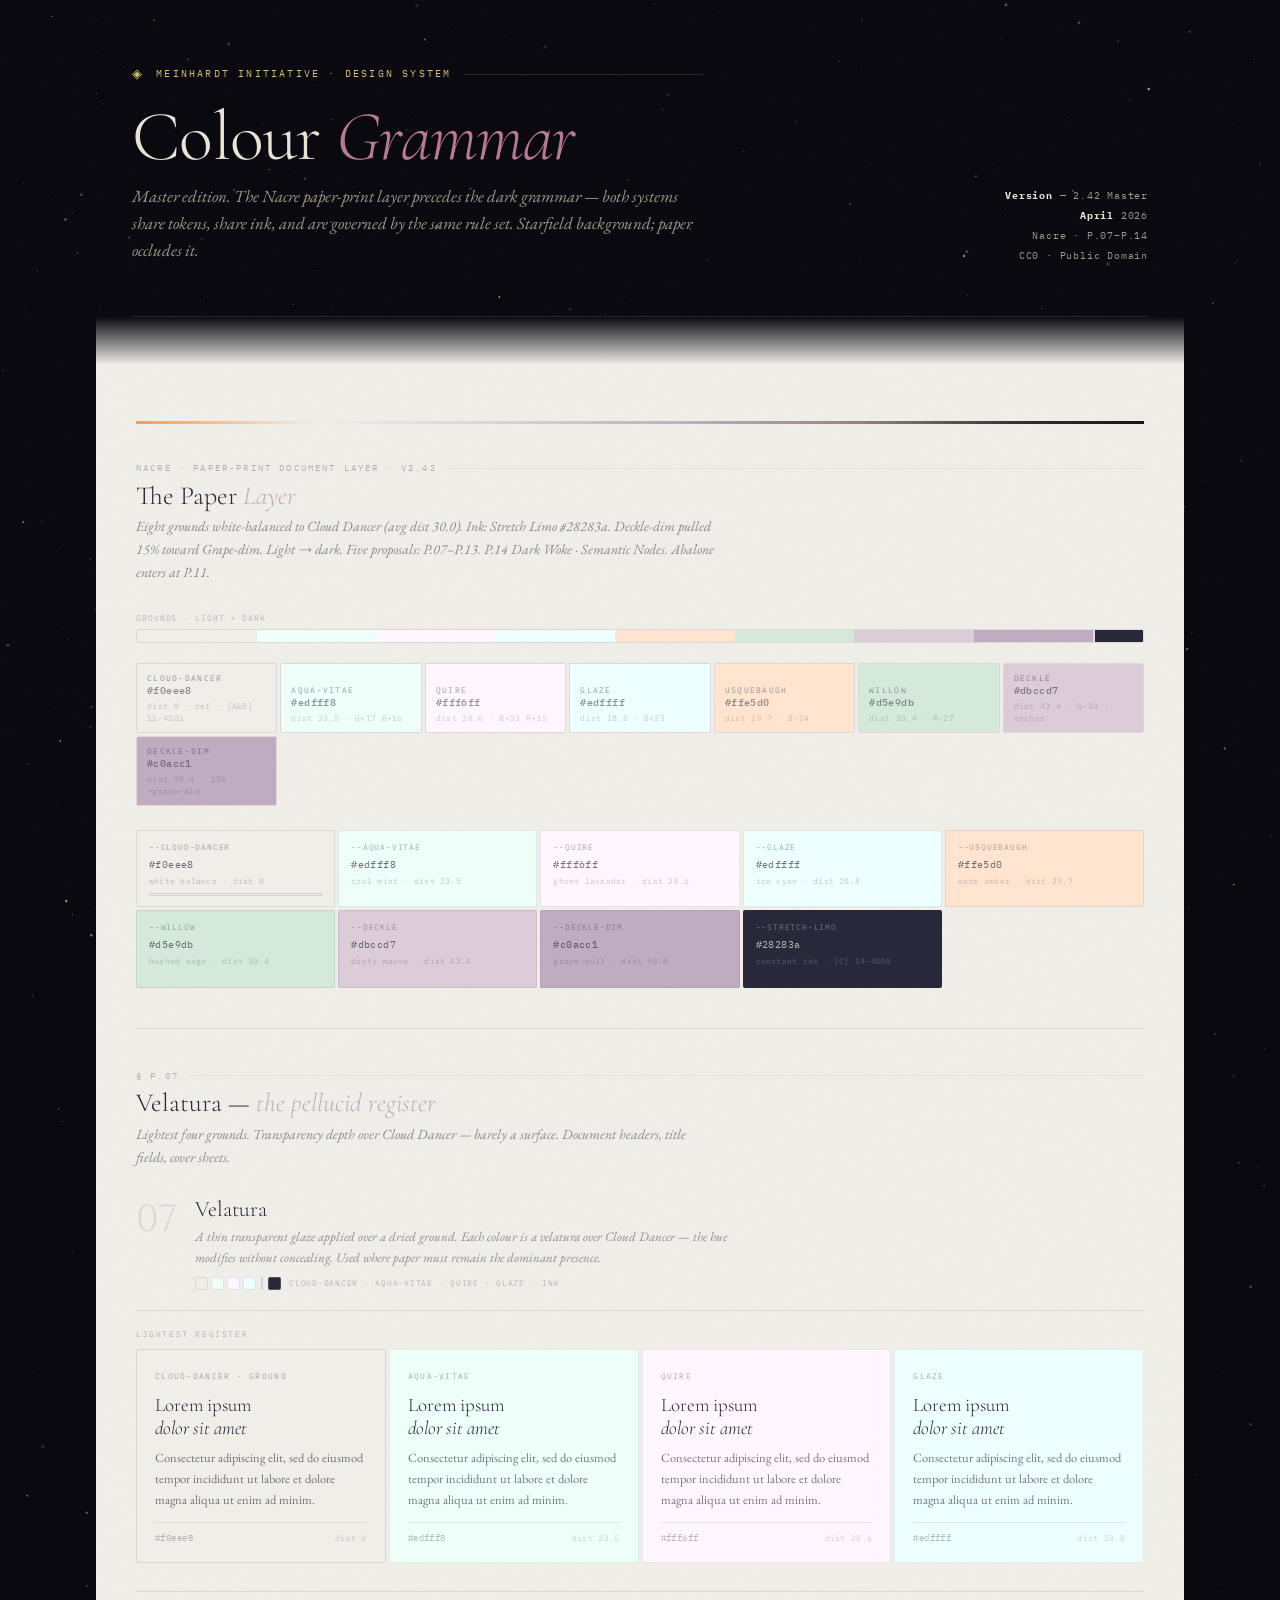
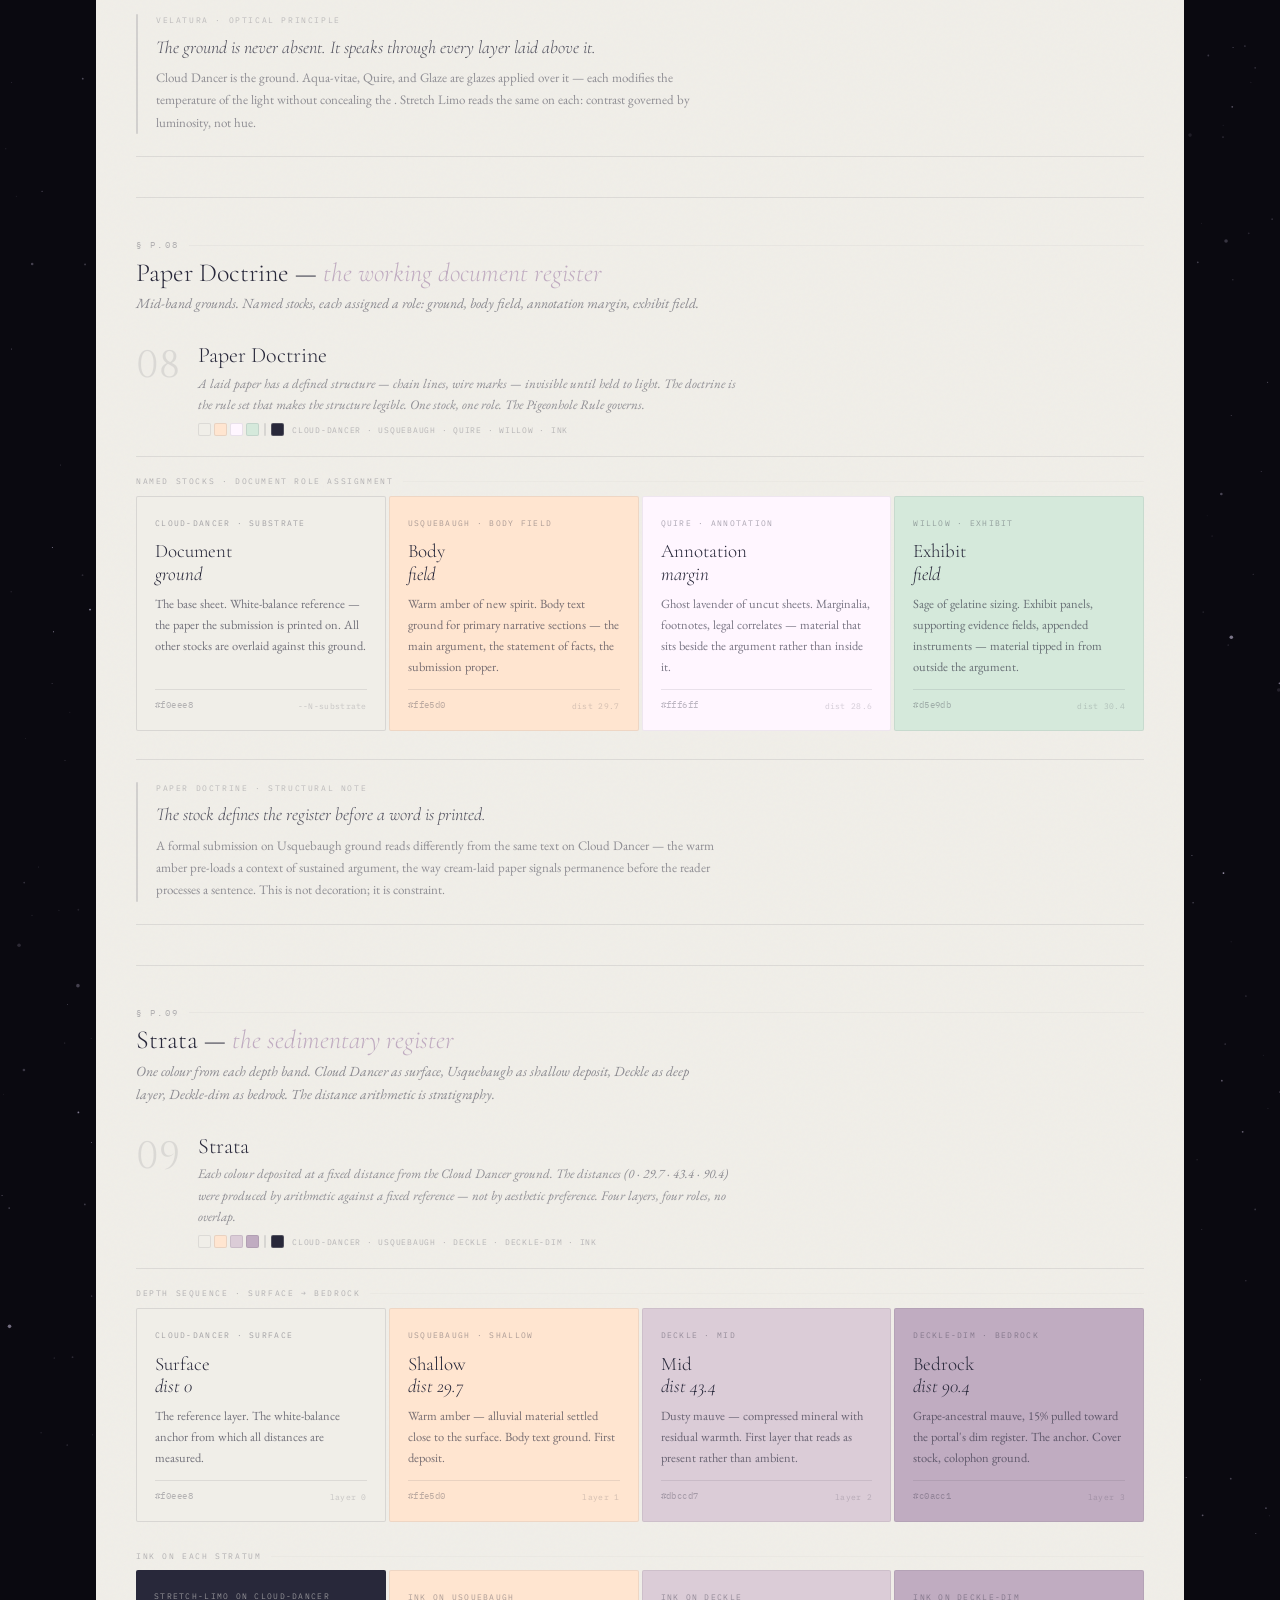
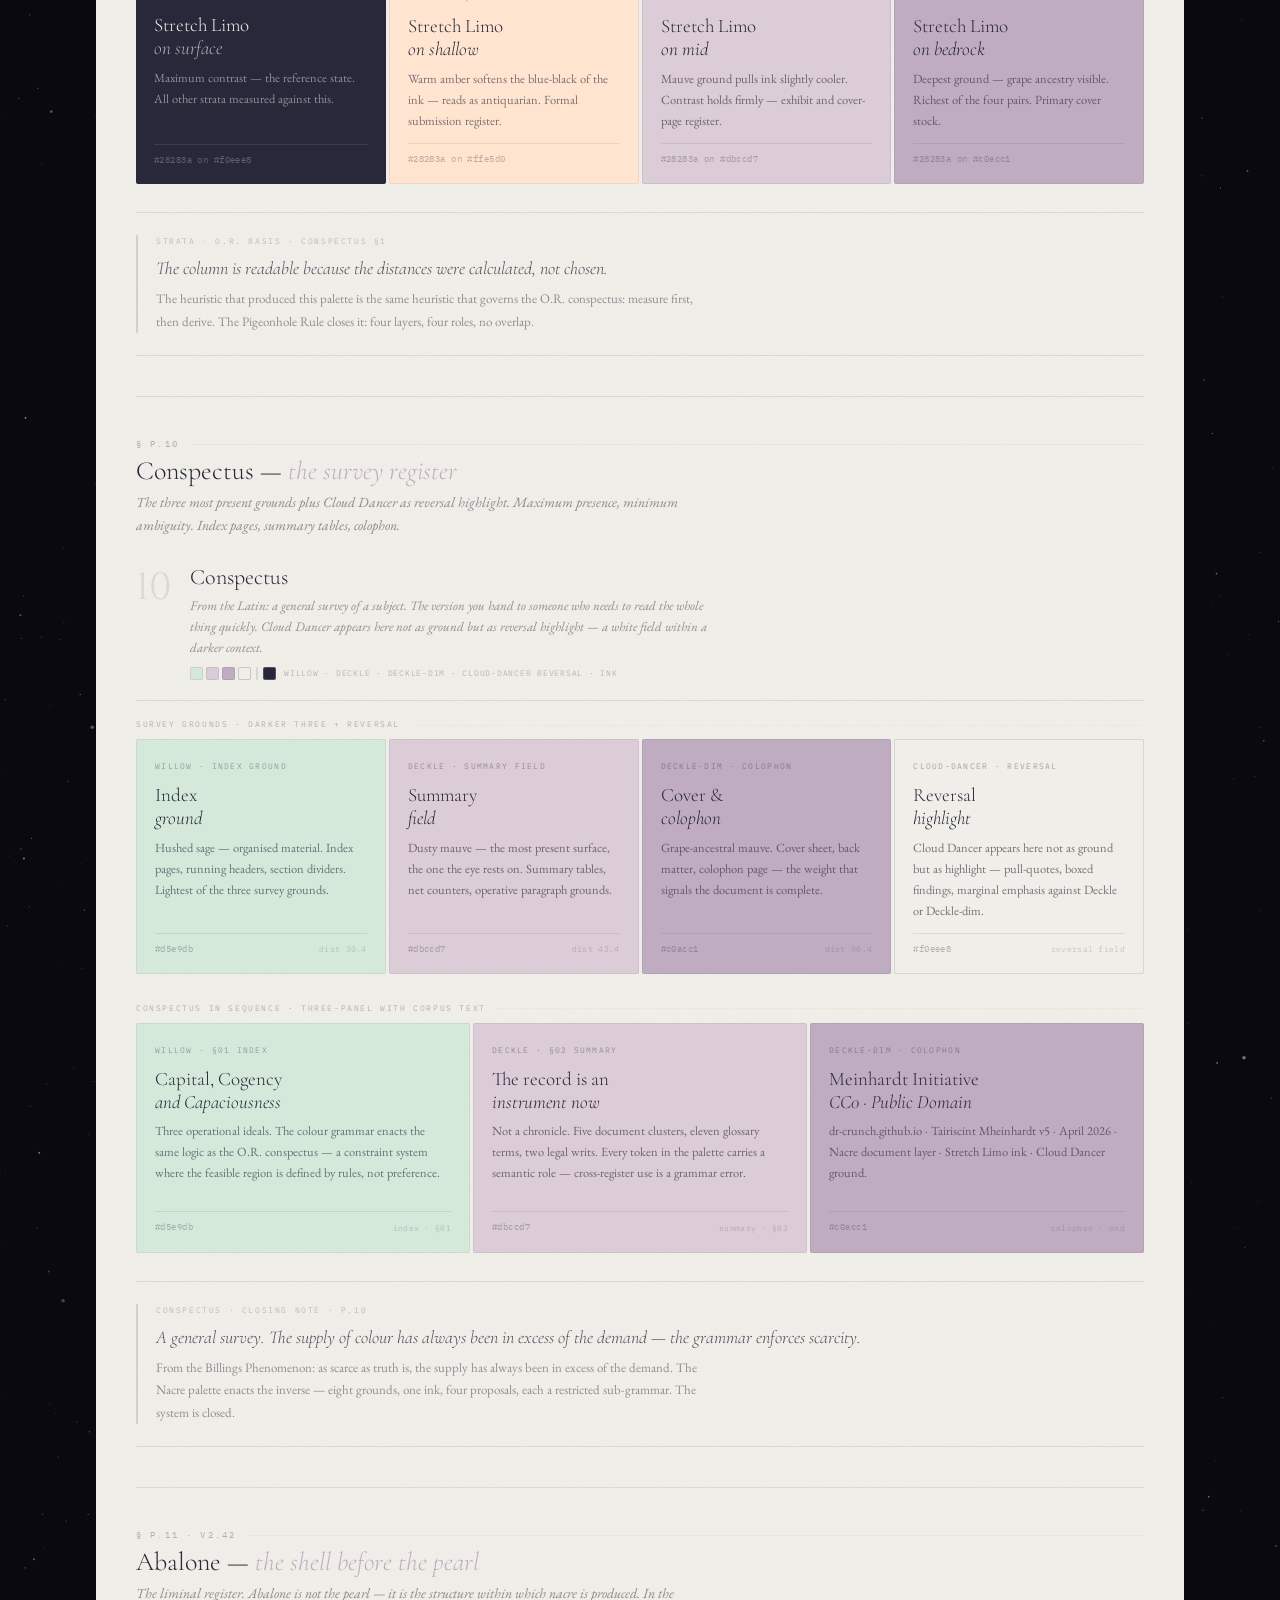
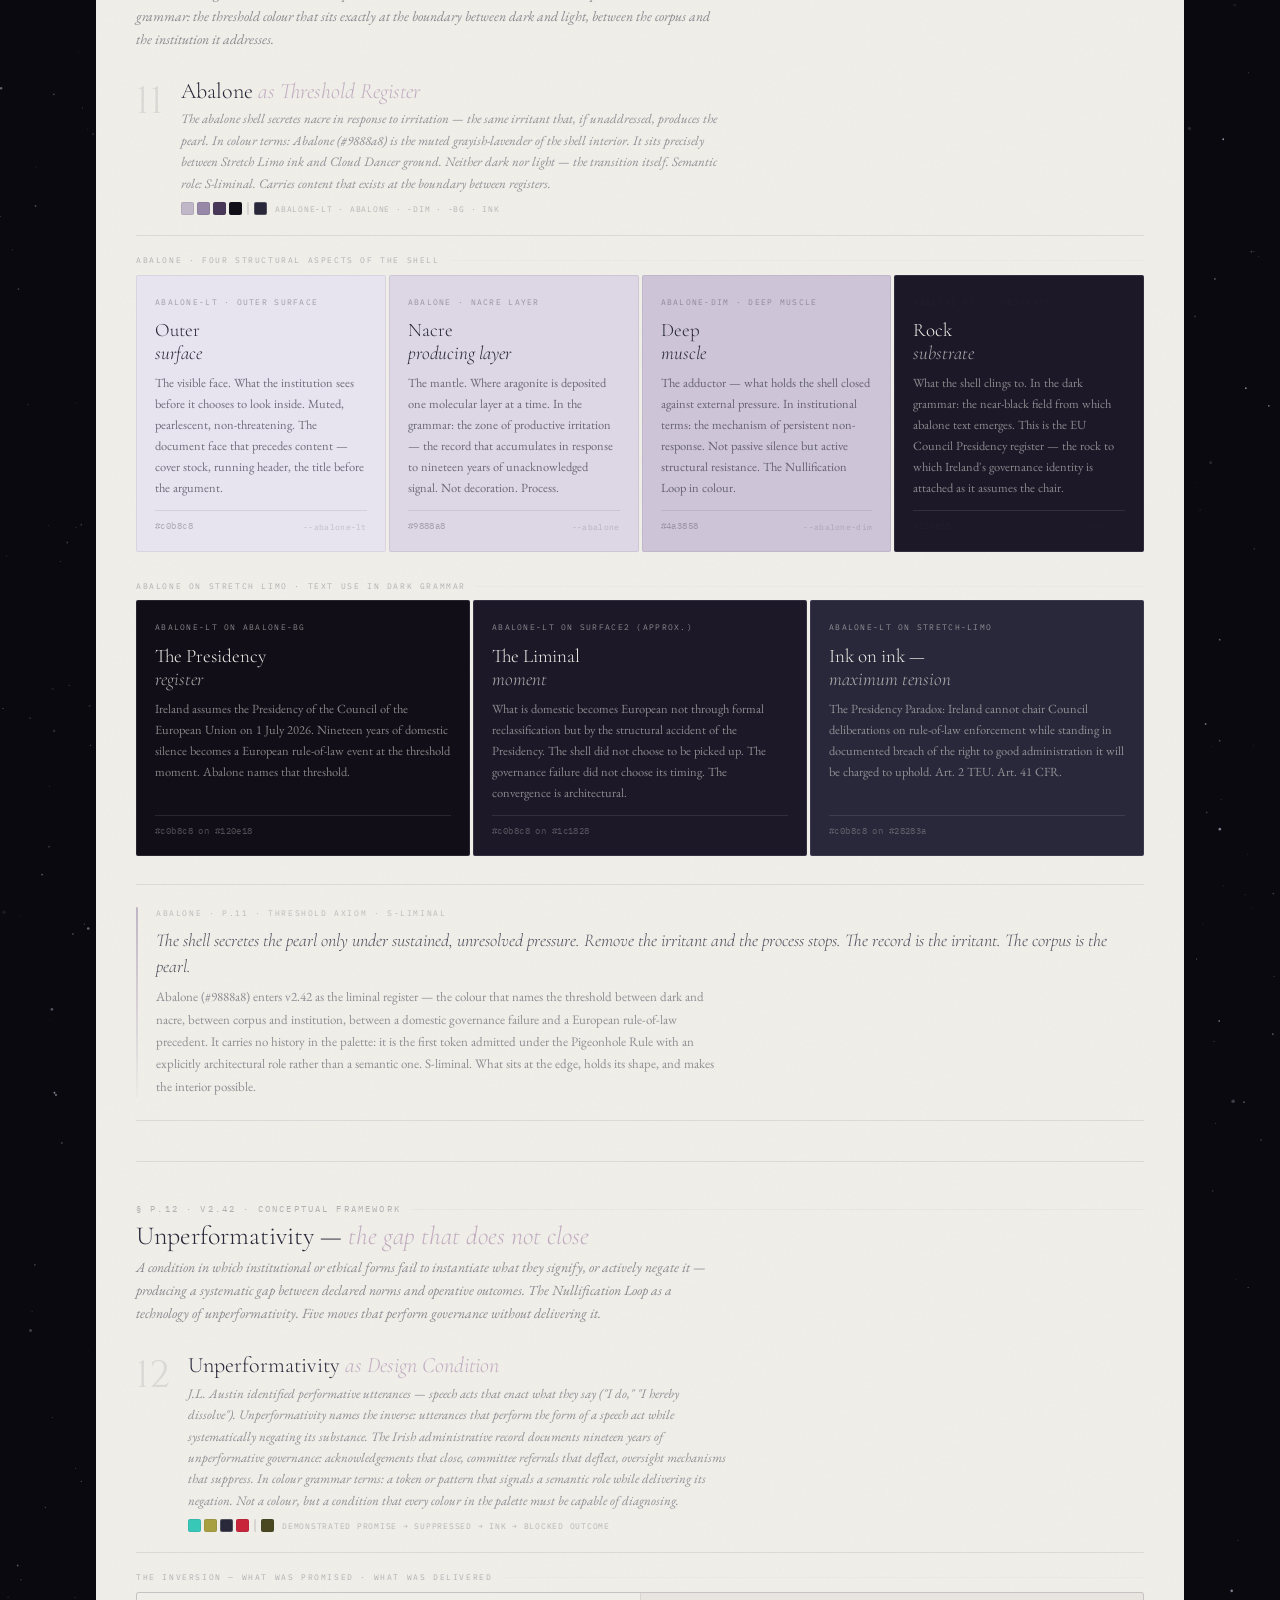
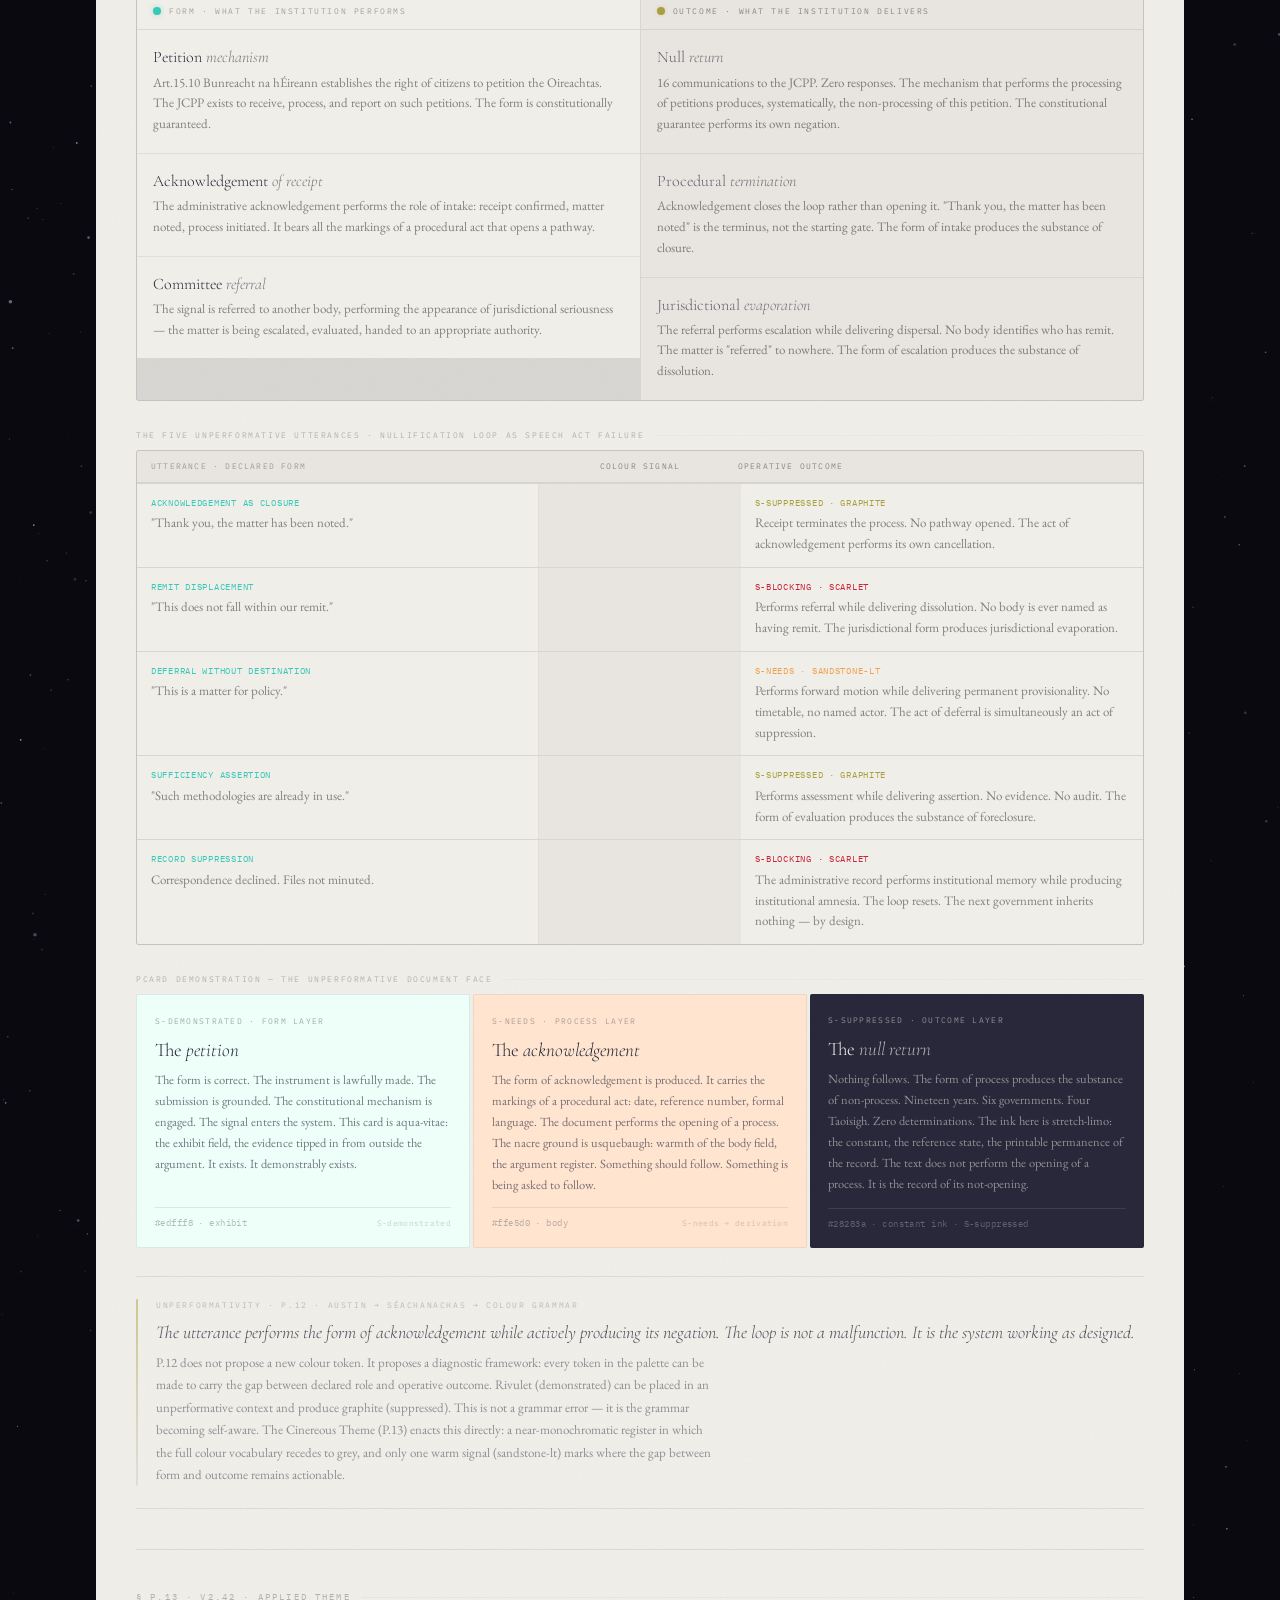
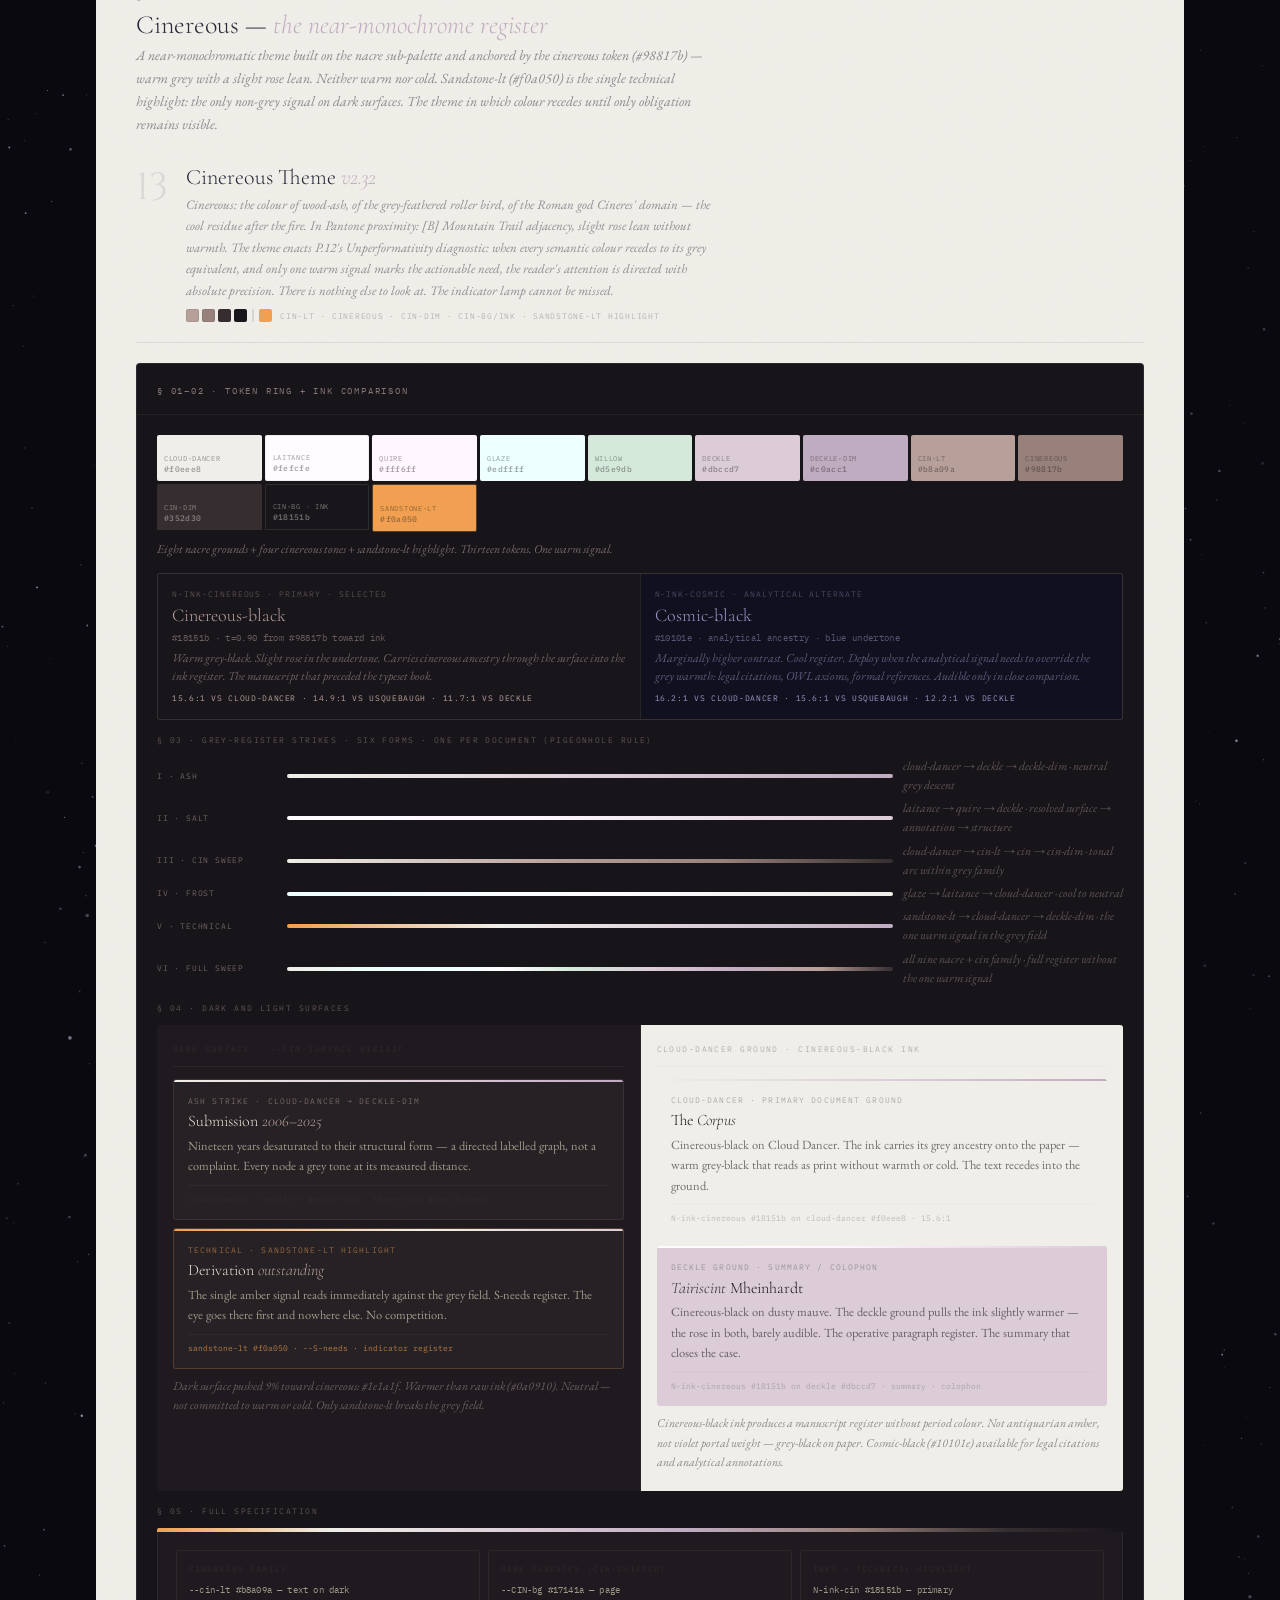
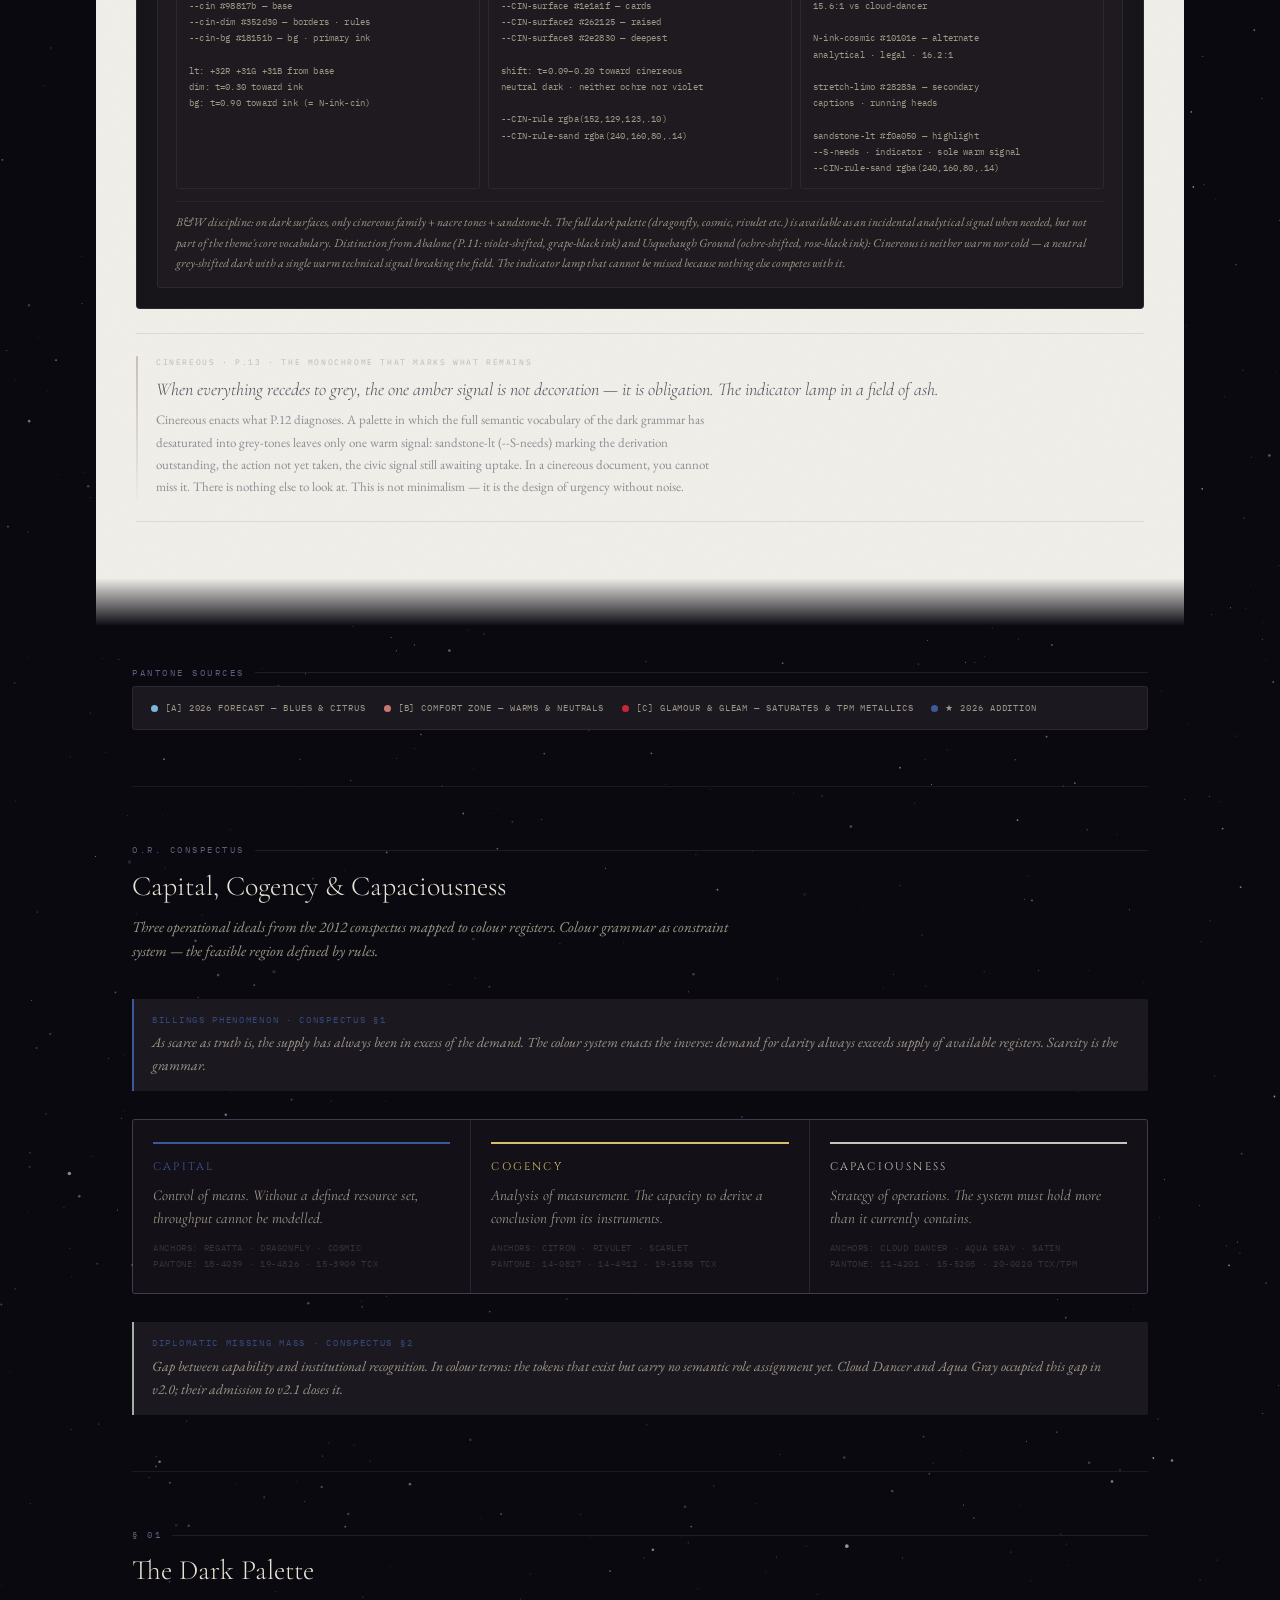
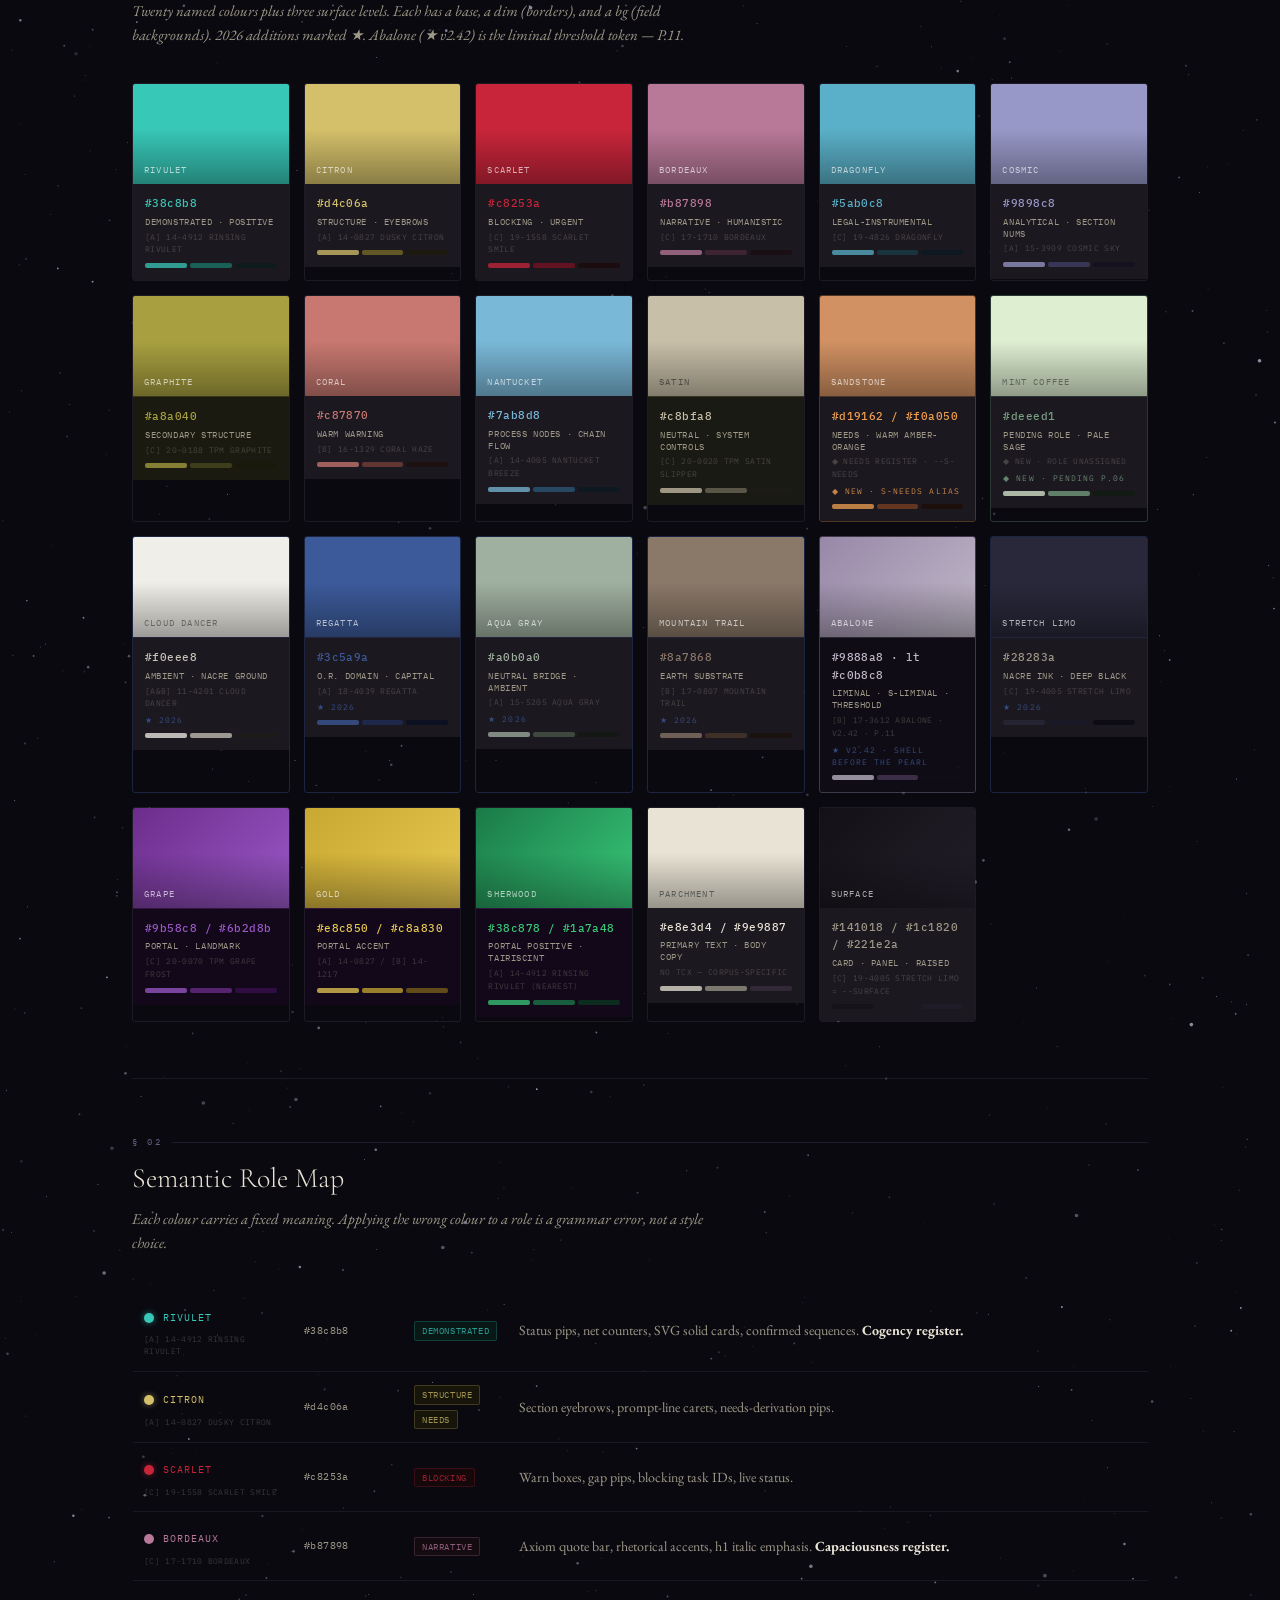
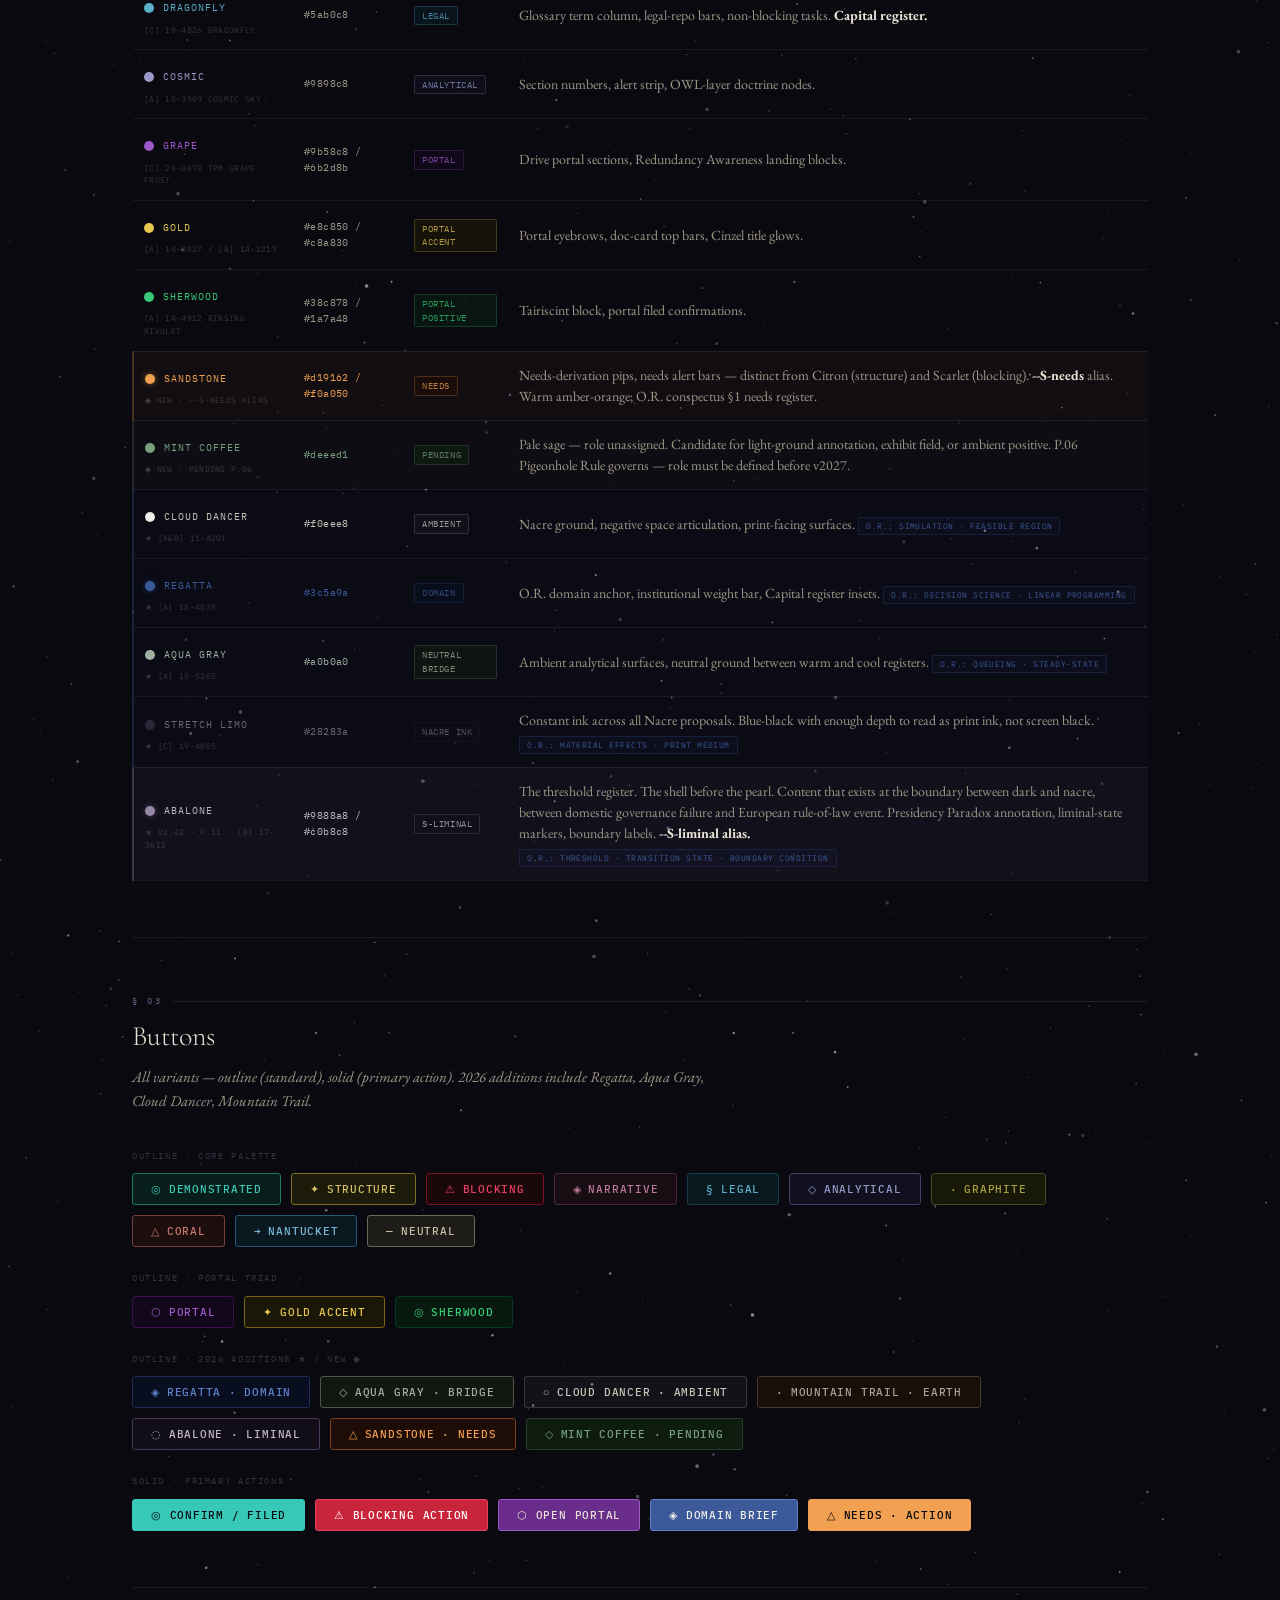
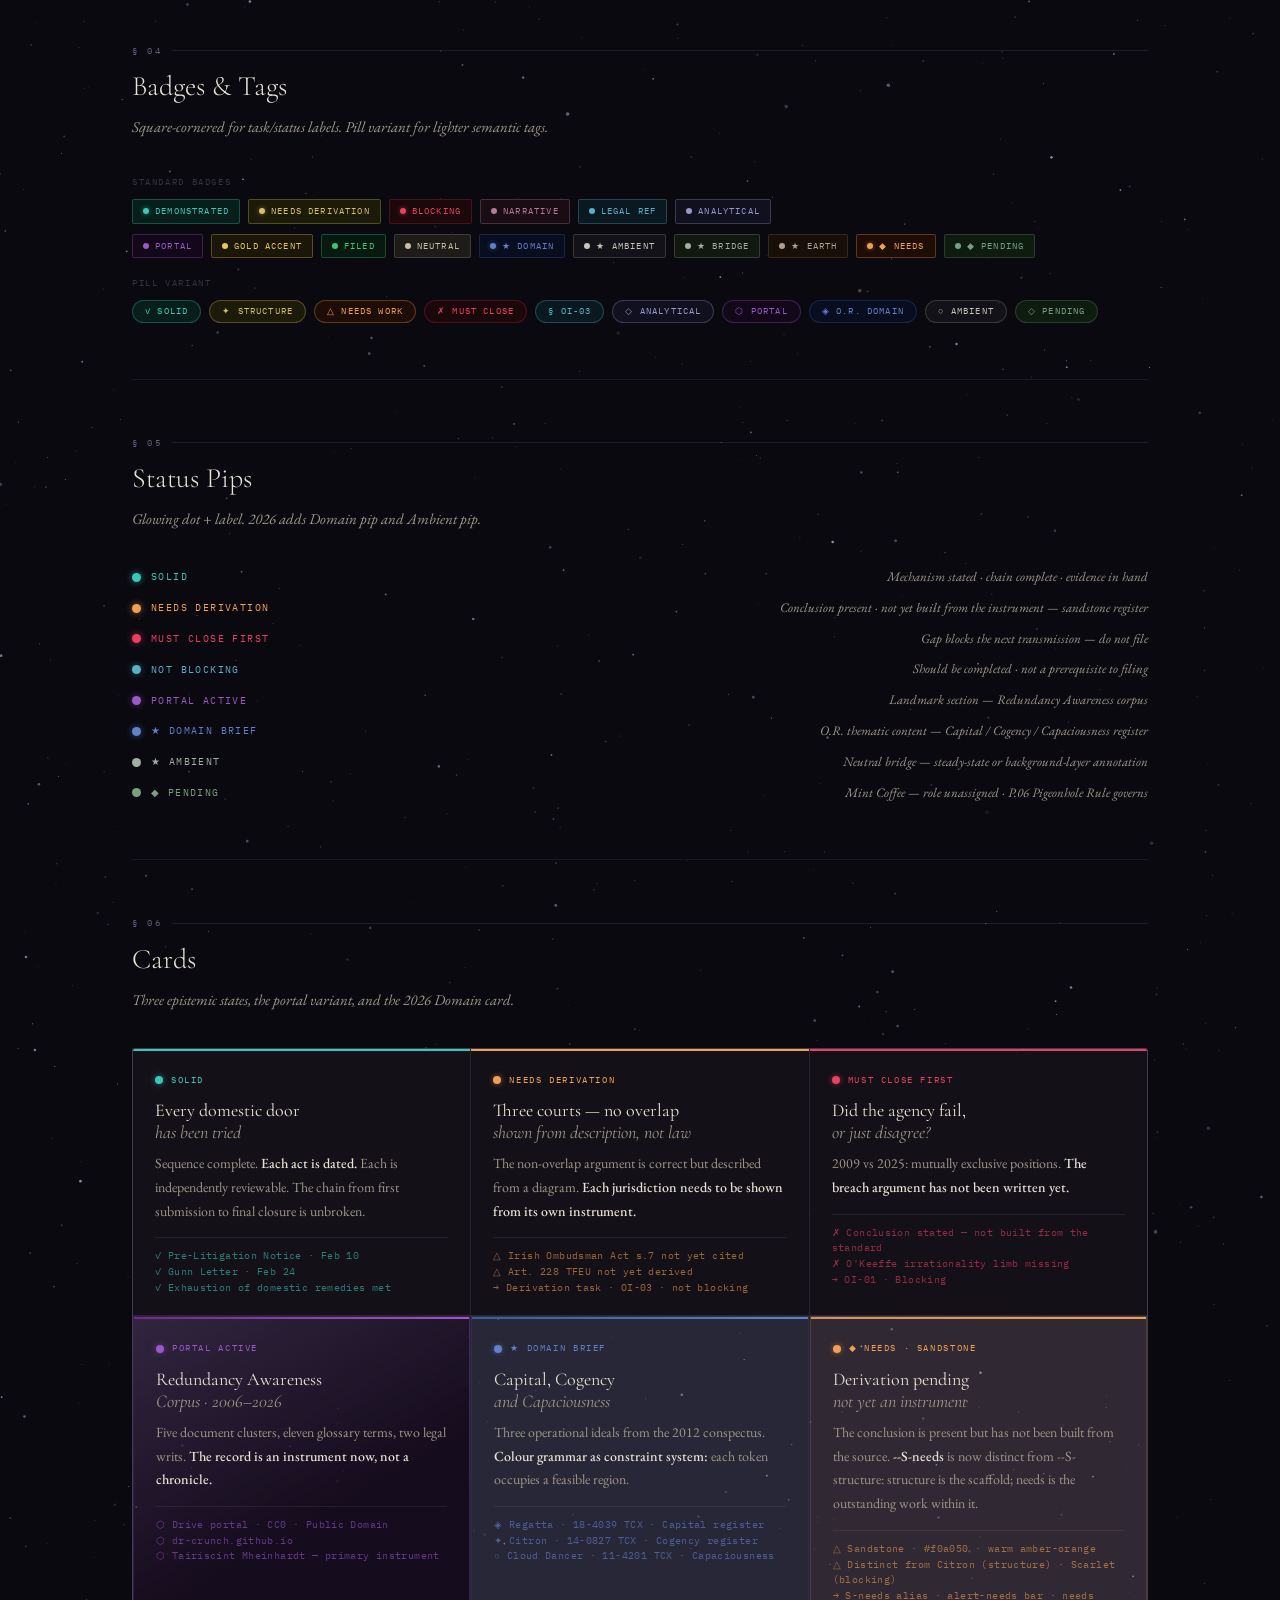
<file: colour-grammar-master-2-42.html>
<!DOCTYPE html>
<html lang="en">
<head>
<meta charset="UTF-8">
<meta name="viewport" content="width=device-width, initial-scale=1.0">
<meta property="og:title" content="Meinhardt Colour Grammar v2.42" />
<meta property="og:description" content="Design system master — dark grammar, Nacre layer, Abalone theme, Dark Woke. P.01–P.14. Meinhardt Initiative." />
<meta property="og:type" content="website" />
<meta property="og:url" content="https://dr-crunch.github.io/web-portal/colour-grammar-master.html" />
<meta property="og:site_name" content="Meinhardt Colour Grammar v2.42" />
<meta property="og:image" content="https://dr-crunch.github.io/web-portal/og-colour-grammar.jpg" />
<meta property="og:image:width" content="1200" />
<meta property="og:image:height" content="630" />
<meta name="twitter:card" content="summary_large_image" />
<meta name="twitter:title" content="Meinhardt Colour Grammar v2.42" />
<meta name="twitter:description" content="Design system master — dark grammar, Nacre layer, Abalone, Dark Woke · P.01–P.14." />
<meta name="twitter:image" content="https://dr-crunch.github.io/web-portal/og-colour-grammar.jpg" />
<meta name="description" content="Meinhardt Initiative · Colour Grammar v2.42 · Design System Master" />
<title>Colour Grammar · Meinhardt Design System · v2.42 · Master</title>
<link href="https://fonts.googleapis.com/css2?family=Cormorant+Garamond:ital,wght@0,300;0,400;0,500;0,600;1,300;1,400&family=IBM+Plex+Mono:wght@300;400;500&family=EB+Garamond:ital,wght@0,400;0,500;1,400&family=Cinzel:wght@400;500;700&display=swap" rel="stylesheet">
<style>
/* ═══════════════════════════════════════════════════
   TOKENS — v2.42 Master
   [A] 2026 Forecast · [B] Comfort Zone · [C] Glamour & Gleam
   v2.42: Abalone (P.11) · Unperformativity (P.12) · Cinereous (P.13) · Dark Woke (P.14) · Perplexity · S-liminal
═══════════════════════════════════════════════════ */
:root {
  --ink:             #0a0910;
  --surface:         #141018;
  --surface2:        #1c1820;
  --surface3:        #221e2a;
  --rule:            rgba(200,180,230,0.09);
  --rule-strong:     rgba(200,180,230,0.16);
  --parchment:       #e8e3d4;
  --parchment-dim:   #9e9887;
  --parchment-faint: #38303e;

  --rivulet:     #38c8b8; --rivulet-dim:   #187868; --rivulet-bg:   #081e1a;
  --citron:      #d4c06a; --citron-dim:    #7a6e28; --citron-bg:    #1c1a08;
  --scarlet:     #c8253a; --scarlet-lt:    #e84060; --scarlet-dim:  #7a1020; --scarlet-bg:  #1a080a;
  --bordeaux:    #b87898; --bordeaux-dim:  #4a2838; --bordeaux-bg:  #180d12;
  --dragonfly:   #5ab0c8; --dragonfly-dim: #183e4a; --dragonfly-bg: #0a1820;
  --cosmic:      #9898c8; --cosmic-dim:    #404068; --cosmic-bg:    #10101e;
  --graphite:    #a8a040; --graphite-dim:  #4a4820; --graphite-bg:  #181808;
  --coral:       #c87870; --coral-dim:     #784038; --coral-bg:     #1c0e0c;
  --nantucket:   #7ab8d8; --nantucket-dim: #2a5878; --nantucket-bg: #0a1820;
  --satin:       #c8bfa8; --satin-dim:     #6e6858; --satin-bg:     #1e1c18;
  /* Sandstone · Needs register · warm amber-orange */
  --sandstone:   #d19162; --sandstone-lt:  #f0a050; --sandstone-dim: #7a4020; --sandstone-bg: #1e0c06;
  /* Mint Coffee · pending role · pale sage */
  --mint-coffee: #deeed1; --mint-coffee-dim:#78a080; --mint-coffee-bg:#0e1c10;
  --grape:       #6b2d8b; --grape-lt:      #9b58c8; --grape-dim:    #3a1050; --grape-bg: #12081a;
  --gold:        #c8a830; --gold-lt:       #e8c850; --gold-dim:     #7a6218; --gold-bg:  #1a1608;
  --sherwood:    #1a7a48; --sherwood-lt:   #38c878; --sherwood-dim: #0a3820; --sherwood-bg:#081a10;
  --cloud-dancer:#f0eee8; --cloud-dancer-dim:#c8c4b8; --cloud-dancer-bg:#1e1c18;
  --aqua-gray:   #a0b0a0; --aqua-gray-dim: #4a5848; --aqua-gray-bg: #101810;
  --regatta:     #3c5a9a; --regatta-lt:    #6080c8; --regatta-dim:  #1e2e58; --regatta-bg:  #080e20;
  --woodrose:    #b07080; --woodrose-dim:  #502838; --woodrose-bg:  #180d12;
  --mountain:    #8a7868; --mountain-lt:   #b0a090; --mountain-dim: #4a3828; --mountain-bg: #181008;
  --stretch-limo:#28283a; --stretch-limo-dim:#181828; --stretch-limo-bg:#080810;

  /* Abalone · liminal threshold · shell before the pearl · v2.42 */
  --abalone:     #9888a8; --abalone-lt:   #c0b8c8; --abalone-dim:  #4a3858; --abalone-bg:  #120e18;
  /* Perplexity · muted forest-grey · v2.42 */
  --perplexity:  #525d52; --perplexity-dim: #2a302a; --perplexity-bg: #0e120e;

  /* NACRE — augmented ink register */
  --N-ink:          var(--stretch-limo); /* #28283a · constant */
  --N-ink-grape:    var(--grape-bg);     /* #12081a · portal · violet-black */
  --N-ink-cosmic:   var(--cosmic-bg);    /* #10101e · analytical · deep blue-black */

  /* Abalone theme variables */
  --AB-surface:    #0e0c15; --AB-surface2: #15101e;
  --AB-rule:       rgba(192,172,193,0.10);
  --AB-rule-strong:rgba(192,172,193,0.18);
  --ab-grape:   #12081a; --ab-cosmic:  #10101e; --ab-limo:   #28283a;
  --ab-pearl:   #fefcfe; --ab-ice:     #edffff; --ab-mint:   #edfff8;
  --ab-amber:   #ffe5d0; --ab-sage:    #d5e9db; --ab-orchid: #c0acc1;
  --ab-mauve:   #dbccd7; --ab-ghost:   #fff6ff; --ab-cloud:  #f0eee8;

  /* NACRE — paper-print document layer */
  --usquebaugh:  #ffe5d0;
  --aqua-vitae:  #edfff8;
  --willow:      #d5e9db;
  --glaze:       #edffff;
  --quire:       #fff6ff;
  --deckle:      #dbccd7;
  --deckle-dim:  #c0acc1;

  --S-demonstrated: var(--rivulet);
  --S-structure:    var(--citron);
  --S-needs:        var(--sandstone-lt);
  --S-blocking:     var(--scarlet);
  --S-narrative:    var(--bordeaux);
  --S-legal:        var(--dragonfly);
  --S-analytical:   var(--cosmic);
  --S-neutral:      var(--satin);
  --S-portal:       var(--grape-lt);
  --S-ambient:      var(--cloud-dancer);
  --S-domain:       var(--regatta);
  --S-liminal:      var(--abalone-lt); /* v2.42 · threshold · nacre / dark boundary */
  --S-earth:        var(--aqua-gray);
  --S-resolved:     var(--laitance);
  --S-perplexity:   var(--perplexity);
  --S-syzygy:       var(--quire);      /* #fff6ff · alignment moment */
  --S-synthesis:    var(--aqua-vitae); /* #edfff8 · composite whole */
  --S-dyadic:       var(--deckle);     /* #dbccd7 · essential pair */
  --S-bridge:       var(--willow);     /* #d5e9db · mediating register */
}

/* ═══════════════════════════════════════════════════
   RESET & BASE
═══════════════════════════════════════════════════ */
*,*::before,*::after{box-sizing:border-box;margin:0;padding:0;}
html{scroll-behavior:smooth;}
body{
  background:var(--ink);
  color:var(--parchment);
  font-family:'Cormorant Garamond',Georgia,serif;
  font-size:17px;line-height:1.6;
  min-height:100vh;overflow-x:hidden;
}

/* ── Starfield ── */
#starfield{
  position:fixed;inset:0;z-index:0;
  pointer-events:none;
}

/* ── Grain ── */
body::before{
  content:'';position:fixed;inset:0;z-index:1;
  background-image:url("data:image/svg+xml,%3Csvg viewBox='0 0 512 512' xmlns='http://www.w3.org/2000/svg'%3E%3Cfilter id='n'%3E%3CfeTurbulence type='fractalNoise' baseFrequency='0.75' numOctaves='4' stitchTiles='stitch'/%3E%3C/filter%3E%3Crect width='100%25' height='100%25' filter='url(%23n)' opacity='0.04'/%3E%3C/svg%3E");
  pointer-events:none;opacity:0.35;
}

.page{position:relative;z-index:2;max-width:1080px;margin:0 auto;padding:0 32px 80px;}

/* ═══════════════════════════════════════════════════
   NACRE SHELL — paper zone, occludes starfield
═══════════════════════════════════════════════════ */
.nacre-zone{
  position:relative;z-index:3;
  background:var(--cloud-dancer);
  padding:56px 36px 56px;
  margin:0 -36px;
}
.nacre-zone::before{
  content:'';position:absolute;inset:0;
  background-image:url("data:image/svg+xml,%3Csvg viewBox='0 0 400 400' xmlns='http://www.w3.org/2000/svg'%3E%3Cfilter id='n'%3E%3CfeTurbulence type='fractalNoise' baseFrequency='0.85' numOctaves='4' stitchTiles='stitch'/%3E%3C/filter%3E%3Crect width='100%25' height='100%25' filter='url(%23n)' opacity='0.03'/%3E%3C/svg%3E");
  pointer-events:none;opacity:0.7;
}
.nacre-zone>.nz-inner{position:relative;z-index:1;max-width:1008px;margin:0 auto;}

/* transition bands — fade ink↔paper */
.nacre-zone-top{
  height:48px;
  background:linear-gradient(to bottom,var(--ink),var(--cloud-dancer));
  margin:0 -36px;position:relative;z-index:3;
}
.nacre-zone-bot{
  height:48px;
  background:linear-gradient(to bottom,var(--cloud-dancer),var(--ink));
  margin:0 -36px;position:relative;z-index:3;
}

/* ═══════════════════════════════════════════════════
   HEADER
═══════════════════════════════════════════════════ */
.ds-header{
  padding:64px 0 52px;
  border-bottom:1px solid var(--rule-strong);
  display:grid;grid-template-columns:1fr auto;
  align-items:end;gap:24px;
}
.ds-eyebrow{
  font-family:'IBM Plex Mono',monospace;
  font-size:10px;letter-spacing:.22em;text-transform:uppercase;
  color:var(--citron);margin-bottom:16px;
  display:flex;align-items:center;gap:12px;
}
.ds-eyebrow::before{content:'◈';font-size:13px;}
.ds-eyebrow::after{content:'';flex:1;height:1px;background:var(--citron);opacity:.18;max-width:240px;}
.ds-h1{
  font-family:'Cormorant Garamond',serif;font-weight:300;
  font-size:clamp(38px,5.5vw,72px);line-height:1.02;letter-spacing:-.01em;
  color:var(--parchment);
}
.ds-h1 em{font-style:italic;color:var(--bordeaux);}
.ds-sub{
  font-family:'EB Garamond',serif;font-size:17px;font-style:italic;
  color:var(--parchment-dim);margin-top:10px;line-height:1.6;max-width:560px;
}
.ds-meta{text-align:right;display:flex;flex-direction:column;gap:4px;align-items:flex-end;}
.ds-meta-item{font-family:'IBM Plex Mono',monospace;font-size:10px;letter-spacing:.08em;color:var(--parchment-dim);}
.ds-meta-item strong{color:var(--parchment);}

/* ═══════════════════════════════════════════════════
   DARK SECTION SCAFFOLDING
═══════════════════════════════════════════════════ */
.ds-section{padding:56px 0 0;}
.ds-section+.ds-section{border-top:1px solid var(--rule);margin-top:56px;}
.ds-section-label{
  font-family:'IBM Plex Mono',monospace;font-size:9px;letter-spacing:.28em;
  text-transform:uppercase;color:var(--cosmic);opacity:.6;margin-bottom:6px;
  display:flex;align-items:center;gap:10px;
}
.ds-section-label::after{content:'';flex:1;height:1px;background:currentColor;opacity:.25;}
.ds-section-title{
  font-family:'Cormorant Garamond',serif;font-weight:300;font-size:28px;
  color:var(--parchment);margin-bottom:6px;
}
.ds-section-sub{
  font-family:'EB Garamond',serif;font-size:15px;font-style:italic;
  color:var(--parchment-dim);margin-bottom:36px;max-width:600px;
}
.or-inset{
  background:var(--surface2);border-left:2px solid var(--regatta);
  padding:14px 20px 14px 18px;margin-bottom:28px;border-radius:0 2px 2px 0;
}
.or-inset-label{
  font-family:'IBM Plex Mono',monospace;font-size:8.5px;letter-spacing:.2em;
  text-transform:uppercase;color:var(--regatta);margin-bottom:5px;opacity:.75;
}
.or-inset-text{
  font-family:'EB Garamond',serif;font-size:14px;font-style:italic;
  color:var(--parchment-dim);line-height:1.65;
}

/* ═══════════════════════════════════════════════════
   NACRE — light section scaffolding
═══════════════════════════════════════════════════ */
.nz-section{padding:40px 0 0;}
.nz-section+.nz-section{border-top:0.5px solid rgba(40,40,58,.1);margin-top:40px;}
.nz-eyebrow{
  font-family:'IBM Plex Mono',monospace;font-size:9px;letter-spacing:.24em;
  text-transform:uppercase;color:var(--stretch-limo);opacity:.3;
  margin-bottom:6px;display:flex;align-items:center;gap:10px;
}
.nz-eyebrow::after{content:'';flex:1;height:1px;background:var(--stretch-limo);opacity:.12;}
.nz-title{
  font-family:'Cormorant Garamond',serif;font-weight:300;font-size:26px;
  color:var(--stretch-limo);margin-bottom:5px;line-height:1.1;
}
.nz-title em{font-style:italic;color:var(--deckle-dim);}
.nz-sub{
  font-family:'EB Garamond',serif;font-size:14px;font-style:italic;
  color:var(--stretch-limo);opacity:.5;margin-bottom:28px;max-width:580px;line-height:1.65;
}

/* ═══════════════════════════════════════════════════
   NACRE SWATCHES
═══════════════════════════════════════════════════ */
.nacre-swatch-grid{
  display:grid;grid-template-columns:repeat(auto-fill,minmax(130px,1fr));
  gap:3px;margin-bottom:24px;
}
.nacre-swatch{border-radius:2px;overflow:hidden;border:0.5px solid rgba(40,40,58,.1);}
.nacre-chip{
  height:68px;display:flex;flex-direction:column;justify-content:flex-end;
  padding:8px 10px;
}
.nacre-chip-name{
  font-family:'IBM Plex Mono',monospace;font-size:8px;letter-spacing:.16em;
  text-transform:uppercase;color:var(--stretch-limo);opacity:.45;line-height:1.3;
}
.nacre-chip-hex{
  font-family:'IBM Plex Mono',monospace;font-size:10px;letter-spacing:.04em;
  font-weight:500;color:var(--stretch-limo);opacity:.5;
}
.nacre-chip-dist{
  font-family:'IBM Plex Mono',monospace;font-size:7.5px;letter-spacing:.04em;
  color:var(--stretch-limo);opacity:.22;margin-top:1px;
}

/* ═══════════════════════════════════════════════════
   NACRE PROPOSAL CARDS
═══════════════════════════════════════════════════ */
.pcard-grid{display:grid;gap:3px;}
.pcard-grid-4{grid-template-columns:repeat(4,minmax(0,1fr));}
.pcard-grid-3{grid-template-columns:repeat(3,minmax(0,1fr));}

.pcard{
  padding:20px 18px 18px;display:flex;flex-direction:column;
  justify-content:space-between;min-height:206px;border-radius:2px;
  border:0.5px solid rgba(40,40,58,.08);
}
.pcard-token{
  font-family:'IBM Plex Mono',monospace;font-size:8px;letter-spacing:.16em;
  text-transform:uppercase;color:var(--stretch-limo);opacity:.38;margin-bottom:11px;
}
.pcard-heading{
  font-family:'Cormorant Garamond',serif;font-weight:300;font-size:19px;
  line-height:1.2;color:var(--stretch-limo);margin-bottom:7px;
}
   
.pcard-body{
  font-family:'EB Garamond',serif;font-size:12.5px;line-height:1.68;
  color:var(--stretch-limo);opacity:.62;flex:1;margin-bottom:12px;
}
   
.pcard-foot{
  display:flex;justify-content:space-between;align-items:flex-end;
  border-top:0.5px solid rgba(40,40,58,.1);padding-top:8px;margin-top:auto;
}

.pcard-hex{font-family:'IBM Plex Mono',monospace;font-size:8.5px;letter-spacing:.05em;color:var(--stretch-limo);opacity:.3;}
.pcard-dist{font-family:'IBM Plex Mono',monospace;font-size:7.5px;letter-spacing:.04em;color:var(--stretch-limo);opacity:.2;}

.pcard-ink{
  background:var(--stretch-limo);padding:20px 18px 18px;
  display:flex;flex-direction:column;justify-content:space-between;
  min-height:206px;border-radius:2px;
}
.pcard-ink-label{font-family:'IBM Plex Mono',monospace;font-size:8px;letter-spacing:.16em;text-transform:uppercase;color:var(--cloud-dancer);opacity:.52;margin-bottom:11px;}
.pcard-ink-heading{font-family:'Cormorant Garamond',serif;font-weight:300;font-size:19px;line-height:1.2;color:var(--cloud-dancer);margin-bottom:7px;}
.pcard-ink-heading em{font-style:italic;opacity:.69;}
.pcard-ink-body{font-family:'EB Garamond',serif;font-size:12.5px;line-height:1.68;color:var(--cloud-dancer);opacity:.52;flex:1;margin-bottom:12px;}
.pcard-ink-foot{display:flex;justify-content:space-between;border-top:0.5px solid rgba(240,238,232,.1);padding-top:8px;margin-top:auto;}
.pcard-ink-hex{font-family:'IBM Plex Mono',monospace;font-size:8.5px;letter-spacing:.05em;color:var(--cloud-dancer);opacity:.28;}

.proposal-n{font-family:'Cinzel',serif;font-size:38px;font-weight:400;line-height:1;color:var(--stretch-limo);opacity:.1;flex-shrink:0;padding-top:4px;}
.proposal-header{display:grid;grid-template-columns:auto 1fr;gap:18px;margin-bottom:20px;align-items:start;}
.proposal-title{font-family:'Cormorant Garamond',serif;font-weight:300;font-size:22px;color:var(--stretch-limo);line-height:1.15;}
.proposal-title em{font-style:italic;color:var(--deckle-dim);}
.proposal-desc{font-family:'EB Garamond',serif;font-size:13px;font-style:italic;color:var(--stretch-limo);opacity:.48;line-height:1.65;max-width:540px;margin-top:4px;}
.proposal-grounds{display:flex;gap:3px;margin-top:8px;align-items:center;}
.proposal-pip{width:13px;height:13px;border-radius:2px;flex-shrink:0;border:0.5px solid rgba(40,40,58,.1);}
.proposal-pip-sep{width:2px;height:13px;background:rgba(40,40,58,.12);border-radius:1px;margin:0 2px;}
.proposal-ground-label{font-family:'IBM Plex Mono',monospace;font-size:7.5px;letter-spacing:.1em;text-transform:uppercase;color:var(--stretch-limo);opacity:.28;margin-left:5px;}
.proposal-rule{height:0.5px;background:rgba(40,40,58,.1);margin-bottom:18px;}
.pb-label{font-family:'IBM Plex Mono',monospace;font-size:8px;letter-spacing:.2em;text-transform:uppercase;color:var(--stretch-limo);opacity:.3;margin-bottom:8px;display:flex;align-items:center;gap:10px;}
.pb-label::after{content:'';flex:1;height:0.5px;background:var(--stretch-limo);opacity:.08;}
.pb{margin-bottom:28px;}

.nacre-axiom{
  display:grid;grid-template-columns:2px 1fr;gap:18px;
  padding:22px 0;
  border-top:0.5px solid rgba(40,40,58,.1);
  border-bottom:0.5px solid rgba(40,40,58,.1);
  margin:24px 0 0;
}
.nacre-axiom-rule{border-radius:2px;background:rgba(40,40,58,.15);}
.nacre-axiom-body{display:flex;flex-direction:column;gap:7px;}
.nacre-axiom-tag{font-family:'IBM Plex Mono',monospace;font-size:8px;letter-spacing:.2em;text-transform:uppercase;color:var(--stretch-limo);opacity:.25;}
.nacre-axiom-quote{font-family:'Cormorant Garamond',serif;font-size:18px;font-weight:300;font-style:italic;color:var(--stretch-limo);line-height:1.45;opacity:.8;}
.nacre-axiom-plain{font-family:'EB Garamond',serif;font-size:13px;color:var(--stretch-limo);opacity:.48;line-height:1.72;max-width:560px;}

/* nacre key strip */
.nz-key{display:flex;gap:0;margin-bottom:20px;border:0.5px solid rgba(40,40,58,.1);border-radius:2px;overflow:hidden;}
.nz-key-chip{flex:1;height:12px;}
.nz-key-sep{width:2px;background:rgba(40,40,58,.08);flex-shrink:0;}
.nz-key-label{font-family:'IBM Plex Mono',monospace;font-size:7.5px;letter-spacing:.12em;text-transform:uppercase;color:var(--stretch-limo);opacity:.28;margin-bottom:5px;}

/* nacre token strip */
.nacre-token-strip{display:grid;grid-template-columns:repeat(auto-fill,minmax(175px,1fr));gap:3px;margin-top:16px;}
.nacre-token-item{padding:10px 12px;border-radius:2px;border:0.5px solid rgba(40,40,58,.1);display:flex;flex-direction:column;gap:3px;}
.nacre-token-name{font-family:'IBM Plex Mono',monospace;font-size:8px;letter-spacing:.1em;text-transform:uppercase;color:var(--stretch-limo);opacity:.38;}
.nacre-token-value{font-family:'IBM Plex Mono',monospace;font-size:10px;letter-spacing:.04em;color:var(--stretch-limo);opacity:.65;}
.nacre-token-note{font-family:'IBM Plex Mono',monospace;font-size:7.5px;letter-spacing:.03em;color:var(--stretch-limo);opacity:.25;line-height:1.5;}
.nacre-trio{display:flex;gap:2px;margin-top:3px;}
.nacre-trio-chip{height:3px;flex:1;border-radius:1px;}

/* ═══════════════════════════════════════════════════
   DARK — §01 SWATCHES
═══════════════════════════════════════════════════ */
.swatch-grid{display:grid;grid-template-columns:repeat(auto-fill,minmax(148px,1fr));gap:14px;}
.swatch-card{border-radius:3px;overflow:hidden;border:1px solid rgba(200,180,230,0.1);transition:transform .2s,box-shadow .2s;cursor:default;}
.swatch-card:hover{transform:translateY(-4px);box-shadow:0 12px 32px rgba(0,0,0,.5);}
.swatch-chip{height:100px;position:relative;display:flex;align-items:flex-end;padding:9px 11px;}
.swatch-chip::after{content:'';position:absolute;inset:0;background:linear-gradient(to top,rgba(0,0,0,.35) 0%,transparent 55%);}
.swatch-name-on-chip{position:relative;z-index:1;font-family:'IBM Plex Mono',monospace;font-size:8.5px;letter-spacing:.14em;text-transform:uppercase;color:rgba(255,255,255,.65);line-height:1.3;}
.swatch-body{background:var(--surface2);padding:11px 12px 12px;}
.swatch-hex{font-family:'IBM Plex Mono',monospace;font-size:11px;font-weight:500;letter-spacing:.04em;margin-bottom:3px;}
.swatch-role{font-family:'IBM Plex Mono',monospace;font-size:8.5px;letter-spacing:.07em;color:var(--parchment-dim);line-height:1.4;text-transform:uppercase;}
.swatch-pantone{font-family:'IBM Plex Mono',monospace;font-size:8px;letter-spacing:.04em;color:rgba(158,152,135,.35);margin-top:3px;text-transform:uppercase;}
.swatch-new-badge{font-family:'IBM Plex Mono',monospace;font-size:7.5px;letter-spacing:.14em;text-transform:uppercase;color:var(--regatta);margin-top:4px;opacity:.8;}
.swatch-trio{display:flex;gap:3px;margin-top:7px;}
.swatch-trio-chip{height:5px;border-radius:2px;flex:1;opacity:.75;}
.swatch-new{border-color:rgba(60,90,154,.35);}
.swatch-new .swatch-body{border-top:1px solid rgba(60,90,154,.2);}
.swatch-sandstone-new{border-color:rgba(240,160,80,.3);}
.swatch-sandstone-new .swatch-body{border-top:1px solid rgba(240,160,80,.2);}
.swatch-mintcoffee-new{border-color:rgba(120,160,128,.3);}
.swatch-mintcoffee-new .swatch-body{border-top:1px solid rgba(120,160,128,.2);}
.swatch-portal .swatch-body{background:var(--grape-bg);border-top:1px solid rgba(107,45,139,.35);}
.swatch-metallic .swatch-body{background:#1a1a10;border-top:1px solid rgba(168,160,64,.2);}

/* ═══════════════════════════════════════════════════
   DARK — §02 ROLE TABLE
═══════════════════════════════════════════════════ */
.role-table{width:100%;border-collapse:collapse;}
.role-table tr{border-bottom:1px solid var(--rule);transition:background .18s;}
.role-table tr:hover{background:var(--surface2);}
.role-table td{padding:13px 11px;vertical-align:middle;}
.role-table td:first-child{width:160px;}
.role-table td:nth-child(2){width:110px;}
.role-table td:nth-child(3){width:90px;}
.role-pip{display:inline-flex;align-items:center;gap:9px;font-family:'IBM Plex Mono',monospace;font-size:10px;letter-spacing:.1em;text-transform:uppercase;}
.role-pip-dot{width:10px;height:10px;border-radius:50%;flex-shrink:0;}
.role-hex{font-family:'IBM Plex Mono',monospace;font-size:10px;letter-spacing:.04em;color:var(--parchment-dim);}
.role-pantone{font-family:'IBM Plex Mono',monospace;font-size:8px;letter-spacing:.04em;color:rgba(158,152,135,.32);margin-top:2px;text-transform:uppercase;}
.role-sample{font-family:'EB Garamond',serif;font-size:14px;color:var(--parchment-dim);line-height:1.5;}
.role-sample strong{color:var(--parchment);}
.role-contexts{display:flex;gap:5px;flex-wrap:wrap;}
.role-ctx{font-family:'IBM Plex Mono',monospace;font-size:8.5px;letter-spacing:.07em;text-transform:uppercase;padding:2px 7px;border-radius:2px;border:1px solid;opacity:.75;}
.role-new td{background:rgba(60,90,154,.04);}
.role-new td:first-child{border-left:2px solid rgba(60,90,154,.3);}
.or-annotation{font-family:'IBM Plex Mono',monospace;font-size:8px;letter-spacing:.06em;text-transform:uppercase;padding:2px 7px;border-radius:2px;border:1px solid rgba(60,90,154,.25);color:var(--regatta);background:rgba(60,90,154,.05);display:inline-block;margin-top:5px;}

/* ═══════════════════════════════════════════════════
   DARK — §03 BUTTONS
═══════════════════════════════════════════════════ */
.btn-grid{display:flex;flex-wrap:wrap;gap:10px;margin-bottom:24px;}
.btn-row-label{font-family:'IBM Plex Mono',monospace;font-size:9px;letter-spacing:.18em;text-transform:uppercase;color:var(--parchment-faint);margin-bottom:10px;margin-top:18px;}
.btn{display:inline-flex;align-items:center;gap:7px;padding:8px 18px;border-radius:3px;font-family:'IBM Plex Mono',monospace;font-size:11px;font-weight:500;letter-spacing:.07em;text-transform:uppercase;text-decoration:none;border:1px solid;cursor:pointer;transition:all .2s;position:relative;overflow:hidden;background:none;}
.btn::before{content:'';position:absolute;inset:0;background:currentColor;opacity:0;transition:opacity .2s;}
.btn:hover::before{opacity:.08;}
.btn-rivulet{color:var(--rivulet);border-color:var(--rivulet-dim);background:var(--rivulet-bg);}
.btn-citron{color:var(--citron);border-color:var(--citron-dim);background:var(--citron-bg);}
.btn-scarlet{color:var(--scarlet-lt);border-color:var(--scarlet-dim);background:var(--scarlet-bg);}
.btn-bordeaux{color:var(--bordeaux);border-color:var(--bordeaux-dim);background:var(--bordeaux-bg);}
.btn-dragonfly{color:var(--dragonfly);border-color:var(--dragonfly-dim);background:var(--dragonfly-bg);}
.btn-cosmic{color:var(--cosmic);border-color:var(--cosmic-dim);background:var(--cosmic-bg);}
.btn-graphite{color:var(--graphite);border-color:var(--graphite-dim);background:var(--graphite-bg);}
.btn-coral{color:var(--coral);border-color:var(--coral-dim);background:var(--coral-bg);}
.btn-nantucket{color:var(--nantucket);border-color:var(--nantucket-dim);background:var(--nantucket-bg);}
.btn-satin{color:var(--satin);border-color:var(--satin-dim);background:var(--satin-bg);}
.btn-grape{color:var(--grape-lt);border-color:var(--grape-dim);background:var(--grape-bg);}
.btn-gold{color:var(--gold-lt);border-color:var(--gold-dim);background:var(--gold-bg);}
.btn-sherwood{color:var(--sherwood-lt);border-color:var(--sherwood-dim);background:var(--sherwood-bg);}
.btn-sandstone{color:var(--sandstone-lt);border-color:var(--sandstone-dim);background:var(--sandstone-bg);}
.btn-mint-coffee{color:var(--mint-coffee-dim);border-color:rgba(120,160,128,.25);background:var(--mint-coffee-bg);}
.btn-regatta{color:var(--regatta-lt);border-color:var(--regatta-dim);background:var(--regatta-bg);}
.btn-aqua-gray{color:var(--aqua-gray);border-color:var(--aqua-gray-dim);background:var(--aqua-gray-bg);}
.btn-cloud-dancer{color:var(--cloud-dancer-dim);border-color:rgba(200,196,184,.2);background:rgba(240,238,232,.04);}
.btn-mountain{color:var(--mountain-lt);border-color:var(--mountain-dim);background:var(--mountain-bg);}
.btn-abalone{color:var(--abalone-lt);border-color:var(--abalone-dim);background:var(--abalone-bg);}
.btn-rivulet:hover{border-color:var(--rivulet);box-shadow:0 0 14px rgba(56,200,184,.2);}
.btn-citron:hover{border-color:var(--citron);box-shadow:0 0 14px rgba(212,192,106,.2);}
.btn-scarlet:hover{border-color:var(--scarlet-lt);box-shadow:0 0 14px rgba(200,37,58,.22);}
.btn-bordeaux:hover{border-color:var(--bordeaux);box-shadow:0 0 14px rgba(184,120,152,.2);}
.btn-dragonfly:hover{border-color:var(--dragonfly);box-shadow:0 0 14px rgba(90,176,200,.2);}
.btn-cosmic:hover{border-color:var(--cosmic);box-shadow:0 0 14px rgba(152,152,200,.2);}
.btn-graphite:hover{border-color:var(--graphite);box-shadow:0 0 14px rgba(168,160,64,.18);}
.btn-coral:hover{border-color:var(--coral);box-shadow:0 0 14px rgba(200,120,112,.2);}
.btn-nantucket:hover{border-color:var(--nantucket);box-shadow:0 0 14px rgba(122,184,216,.2);}
.btn-satin:hover{border-color:var(--satin);box-shadow:0 0 10px rgba(200,191,168,.15);}
.btn-grape:hover{border-color:var(--grape-lt);box-shadow:0 0 16px rgba(155,88,200,.25);}
.btn-gold:hover{border-color:var(--gold-lt);box-shadow:0 0 16px rgba(232,200,80,.2);}
.btn-sherwood:hover{border-color:var(--sherwood-lt);box-shadow:0 0 14px rgba(56,200,120,.2);}
.btn-sandstone:hover{border-color:var(--sandstone-lt);box-shadow:0 0 14px rgba(240,160,80,.22);}
.btn-mint-coffee:hover{border-color:var(--mint-coffee-dim);box-shadow:0 0 10px rgba(120,160,128,.18);}
.btn-regatta:hover{border-color:var(--regatta-lt);box-shadow:0 0 14px rgba(96,128,200,.25);}
.btn-aqua-gray:hover{border-color:var(--aqua-gray);box-shadow:0 0 10px rgba(160,176,160,.15);}
.btn-mountain:hover{border-color:var(--mountain-lt);box-shadow:0 0 10px rgba(176,160,144,.18);}
.btn-solid-rivulet{background:var(--rivulet);border-color:var(--rivulet);color:var(--ink);}
.btn-solid-rivulet:hover{background:#4ae0ce;}
.btn-solid-scarlet{background:var(--scarlet);border-color:var(--scarlet-lt);color:#fff;}
.btn-solid-scarlet:hover{background:var(--scarlet-lt);}
.btn-solid-grape{background:var(--grape);border-color:var(--grape-lt);color:var(--parchment);}
.btn-solid-grape:hover{background:var(--grape-lt);}
.btn-solid-regatta{background:var(--regatta);border-color:var(--regatta-lt);color:var(--cloud-dancer);}
.btn-solid-regatta:hover{background:var(--regatta-lt);}
.btn-solid-sandstone{background:var(--sandstone-lt);border-color:var(--sandstone-lt);color:var(--ink);}
.btn-solid-sandstone:hover{background:#f8b870;}

/* ═══════════════════════════════════════════════════
   DARK — §04 BADGES
═══════════════════════════════════════════════════ */
.badge-row{display:flex;flex-wrap:wrap;gap:8px;align-items:center;margin-bottom:10px;}
.badge{display:inline-flex;align-items:center;gap:6px;font-family:'IBM Plex Mono',monospace;font-size:9px;letter-spacing:.13em;text-transform:uppercase;padding:4px 10px;border-radius:2px;border:1px solid;}
.badge-dot{width:6px;height:6px;border-radius:50%;flex-shrink:0;}
.badge-rivulet{color:var(--rivulet);border-color:rgba(56,200,184,.3);background:var(--rivulet-bg);}
.badge-rivulet .badge-dot{background:var(--rivulet);box-shadow:0 0 5px rgba(56,200,184,.6);}
.badge-citron{color:var(--citron);border-color:rgba(212,192,106,.3);background:var(--citron-bg);}
.badge-citron .badge-dot{background:var(--citron);box-shadow:0 0 5px rgba(212,192,106,.5);}
.badge-scarlet{color:var(--scarlet-lt);border-color:rgba(200,37,58,.3);background:var(--scarlet-bg);}
.badge-scarlet .badge-dot{background:var(--scarlet-lt);box-shadow:0 0 5px rgba(232,64,96,.6);}
.badge-bordeaux{color:var(--bordeaux);border-color:rgba(184,120,152,.3);background:var(--bordeaux-bg);}
.badge-bordeaux .badge-dot{background:var(--bordeaux);}
.badge-dragonfly{color:var(--dragonfly);border-color:rgba(90,176,200,.3);background:var(--dragonfly-bg);}
.badge-dragonfly .badge-dot{background:var(--dragonfly);}
.badge-cosmic{color:var(--cosmic);border-color:rgba(152,152,200,.3);background:var(--cosmic-bg);}
.badge-cosmic .badge-dot{background:var(--cosmic);}
.badge-grape-lt{color:var(--grape-lt);border-color:rgba(155,88,200,.3);background:var(--grape-bg);}
.badge-grape-lt .badge-dot{background:var(--grape-lt);}
.badge-gold-lt{color:var(--gold-lt);border-color:rgba(232,200,80,.3);background:var(--gold-bg);}
.badge-gold-lt .badge-dot{background:var(--gold-lt);}
.badge-sherwood{color:var(--sherwood-lt);border-color:rgba(56,200,120,.3);background:var(--sherwood-bg);}
.badge-sherwood .badge-dot{background:var(--sherwood-lt);}
.badge-satin{color:var(--satin);border-color:rgba(200,191,168,.2);background:var(--satin-bg);}
.badge-satin .badge-dot{background:var(--satin);}
.badge-sandstone{color:var(--sandstone-lt);border-color:rgba(240,160,80,.3);background:var(--sandstone-bg);}
.badge-sandstone .badge-dot{background:var(--sandstone-lt);box-shadow:0 0 5px rgba(240,160,80,.5);}
.badge-mint-coffee{color:var(--mint-coffee-dim);border-color:rgba(120,160,128,.25);background:var(--mint-coffee-bg);}
.badge-mint-coffee .badge-dot{background:var(--mint-coffee-dim);}
.badge-regatta{color:var(--regatta-lt);border-color:rgba(60,90,154,.3);background:var(--regatta-bg);}
.badge-regatta .badge-dot{background:var(--regatta-lt);box-shadow:0 0 5px rgba(96,128,200,.5);}
.badge-cloud-dancer{color:var(--cloud-dancer-dim);border-color:rgba(200,196,184,.2);background:rgba(240,238,232,.04);}
.badge-cloud-dancer .badge-dot{background:var(--cloud-dancer-dim);}
.badge-aqua-gray{color:var(--aqua-gray);border-color:rgba(160,176,160,.25);background:var(--aqua-gray-bg);}
.badge-aqua-gray .badge-dot{background:var(--aqua-gray);}
.badge-mountain{color:var(--mountain-lt);border-color:rgba(138,120,104,.25);background:var(--mountain-bg);}
.badge-mountain .badge-dot{background:var(--mountain-lt);}
.badge-pill{border-radius:999px;padding:3px 12px;}

/* ═══════════════════════════════════════════════════
   DARK — §05 PIPS
═══════════════════════════════════════════════════ */
.pip-demo{display:flex;flex-direction:column;gap:10px;}
.pip-row{display:flex;align-items:center;gap:10px;font-family:'IBM Plex Mono',monospace;font-size:10px;letter-spacing:.14em;text-transform:uppercase;}
.pip{width:9px;height:9px;border-radius:50%;flex-shrink:0;}
.pip-label{flex:1;}
.pip-desc{font-family:'EB Garamond',serif;font-size:13px;font-style:italic;color:var(--parchment-dim);text-transform:none;letter-spacing:0;}

/* ═══════════════════════════════════════════════════
   DARK — §06 CARDS
═══════════════════════════════════════════════════ */
.card-grid{display:grid;grid-template-columns:repeat(auto-fit,minmax(280px,1fr));gap:1px;background:var(--rule-strong);border:1px solid var(--rule-strong);border-radius:3px;overflow:hidden;}
.card{background:var(--surface);padding:24px 22px 20px;transition:background .2s;position:relative;}
.card:hover{background:var(--surface2);}
.card-accent{position:absolute;top:0;left:0;right:0;height:2px;}
.card-pip-row{display:flex;align-items:center;gap:8px;font-family:'IBM Plex Mono',monospace;font-size:9px;letter-spacing:.18em;text-transform:uppercase;margin-bottom:12px;}
.card-pip-dot{width:8px;height:8px;border-radius:50%;flex-shrink:0;}
.card-title{font-family:'Cormorant Garamond',serif;font-size:18px;font-weight:400;color:var(--parchment);margin-bottom:8px;line-height:1.25;}
.card-title em{font-style:italic;color:var(--parchment-dim);}
.card-body{font-family:'EB Garamond',serif;font-size:14px;color:var(--parchment-dim);line-height:1.7;margin-bottom:14px;}
.card-body strong{color:var(--parchment);font-weight:500;}
.card-note{font-family:'IBM Plex Mono',monospace;font-size:9.5px;letter-spacing:.04em;border-top:1px solid var(--rule);padding-top:10px;line-height:1.65;}
.card-portal{background:linear-gradient(150deg,rgba(107,45,139,.14) 0%,rgba(18,8,26,.85) 60%);border:1px solid rgba(107,45,139,.45);}
.card-portal:hover{background:linear-gradient(150deg,rgba(107,45,139,.2) 0%,rgba(18,8,26,.9) 60%);}

/* ═══════════════════════════════════════════════════
   DARK — §07 ALERT BARS
═══════════════════════════════════════════════════ */
.alert-bar{display:flex;align-items:center;justify-content:space-between;gap:16px;padding:10px 18px;border-radius:3px;border:1px solid;margin-bottom:10px;flex-wrap:wrap;}
.alert-bar-label{font-family:'IBM Plex Mono',monospace;font-size:9px;letter-spacing:.2em;text-transform:uppercase;display:block;margin-bottom:5px;}
.alert-bar-text{font-family:'IBM Plex Mono',monospace;font-size:11px;letter-spacing:.06em;}
.alert-bar span{color:var(--parchment-dim);margin:0 6px;}
.alert-bar-actions{display:flex;gap:8px;flex-shrink:0;}
.alert-blocking{border-color:var(--scarlet-dim);background:rgba(200,37,58,.04);}
.alert-blocking .alert-bar-label{color:var(--scarlet-lt);}
.alert-blocking .alert-bar-text{color:rgba(232,64,96,.65);}
.alert-needs{border-color:var(--sandstone-dim);background:rgba(240,160,80,.03);}
.alert-needs .alert-bar-label{color:var(--sandstone-lt);}
.alert-needs .alert-bar-text{color:rgba(240,160,80,.65);}
.alert-info{border-color:var(--dragonfly-dim);background:rgba(90,176,200,.03);}
.alert-info .alert-bar-label{color:var(--dragonfly);}
.alert-info .alert-bar-text{color:rgba(90,176,200,.65);}
.alert-portal{border-color:var(--grape-dim);background:rgba(107,45,139,.06);}
.alert-portal .alert-bar-label{color:var(--grape-lt);}
.alert-portal .alert-bar-text{color:rgba(155,88,200,.65);}
.alert-domain{border-color:var(--regatta-dim);background:rgba(60,90,154,.05);}
.alert-domain .alert-bar-label{color:var(--regatta-lt);}
.alert-domain .alert-bar-text{color:rgba(96,128,200,.72);}
.axiom-bar{display:grid;grid-template-columns:3px 1fr;gap:22px;padding:28px 0;border-top:1px solid var(--rule);border-bottom:1px solid var(--rule);margin:28px 0;}
.axiom-rule{border-radius:2px;}
.axiom-body{display:flex;flex-direction:column;gap:8px;}
.axiom-tag{font-family:'IBM Plex Mono',monospace;font-size:9px;letter-spacing:.2em;text-transform:uppercase;opacity:.45;}
.axiom-quote{font-family:'Cormorant Garamond',serif;font-size:clamp(17px,2.2vw,23px);font-weight:300;font-style:italic;color:var(--parchment);line-height:1.45;}
.axiom-plain{font-family:'EB Garamond',serif;font-size:15px;color:var(--parchment-dim);line-height:1.72;max-width:600px;}

/* ═══════════════════════════════════════════════════
   DARK — §08 GLOSSARY
═══════════════════════════════════════════════════ */
.gloss-table{width:100%;border-collapse:collapse;}
.gloss-table tr{border-bottom:1px solid var(--rule);transition:background .18s;}
.gloss-table tr:hover{background:var(--surface2);}
.gloss-table td{padding:13px 12px;vertical-align:top;line-height:1.6;}
.gloss-table td:first-child{font-family:'IBM Plex Mono',monospace;font-size:11px;letter-spacing:.05em;color:var(--dragonfly);white-space:nowrap;padding-right:22px;width:195px;}
.gloss-table td:last-child{font-family:'EB Garamond',serif;font-size:14px;color:var(--parchment-dim);}
.gloss-corr{display:block;margin-top:4px;font-family:'IBM Plex Mono',monospace;font-size:9px;letter-spacing:.04em;color:rgba(90,176,200,.28);}

/* ═══════════════════════════════════════════════════
   DARK — §09 NET COUNTER
═══════════════════════════════════════════════════ */
.net-row{display:grid;grid-template-columns:repeat(3,1fr);gap:1px;background:var(--rule-strong);border:1px solid var(--rule-strong);border-radius:3px;overflow:hidden;margin-top:28px;}
.net-cell{background:var(--surface);padding:28px 24px;text-align:center;}
.net-n{font-family:'Cormorant Garamond',serif;font-size:60px;font-weight:300;line-height:1;margin-bottom:8px;}
.net-label{font-family:'IBM Plex Mono',monospace;font-size:10px;letter-spacing:.12em;text-transform:uppercase;line-height:1.55;}

/* ═══════════════════════════════════════════════════
   DARK — §10 TICKER
═══════════════════════════════════════════════════ */
.ticker-wrap{background:var(--surface2);border:1px solid var(--rule-strong);padding:.45rem 0;overflow:hidden;white-space:nowrap;border-radius:3px;margin-bottom:10px;}
.ticker-inner{display:inline-block;animation:ticker 44s linear infinite;font-family:'IBM Plex Mono',monospace;font-size:.6rem;letter-spacing:.12em;color:var(--parchment-dim);}
.ticker-inner span{margin:0 2.5rem;}
.ticker-inner .hi{color:var(--scarlet-lt);}
.ticker-inner .go{color:var(--citron);}
.ticker-inner .needs{color:var(--sandstone-lt);}
.ticker-inner .domain{color:var(--regatta-lt);}
.ticker-inner .nacre{color:var(--deckle-dim);}
@keyframes ticker{0%{transform:translateX(0);}100%{transform:translateX(-50%);}}

/* ═══════════════════════════════════════════════════
   DARK — §11 TASK LIST
═══════════════════════════════════════════════════ */
.task-list{display:flex;flex-direction:column;gap:1px;background:var(--rule-strong);border:1px solid var(--rule-strong);border-radius:2px;}
.task-item{background:var(--surface);padding:18px 22px;display:grid;grid-template-columns:78px 1fr;gap:18px;align-items:start;transition:background .15s;}
.task-item:hover{background:var(--surface2);}
.task-id{font-family:'IBM Plex Mono',monospace;font-size:13px;font-weight:700;line-height:1;padding-top:2px;}
.task-tag{display:inline-block;margin-top:8px;font-family:'IBM Plex Mono',monospace;font-size:8.5px;letter-spacing:.12em;text-transform:uppercase;padding:3px 8px;border-radius:2px;border:1px solid;}
.task-name{font-family:'IBM Plex Mono',monospace;font-size:11px;letter-spacing:.06em;text-transform:uppercase;color:var(--parchment);margin-bottom:6px;display:block;}
.task-plain{font-family:'EB Garamond',serif;font-size:14px;color:var(--parchment-dim);line-height:1.7;}

/* ═══════════════════════════════════════════════════
   TOKEN REFERENCE STRIP — dark
═══════════════════════════════════════════════════ */
.token-strip{display:grid;grid-template-columns:repeat(auto-fill,minmax(195px,1fr));gap:9px;margin-top:12px;}
.token-item{background:var(--surface2);border:1px solid var(--rule);border-radius:3px;padding:11px 13px;display:flex;flex-direction:column;gap:4px;}
.token-item-new{border-color:rgba(60,90,154,.25);background:rgba(60,90,154,.04);}
.token-name{font-family:'IBM Plex Mono',monospace;font-size:10px;letter-spacing:.08em;text-transform:uppercase;color:var(--parchment-dim);}
.token-value{font-family:'IBM Plex Mono',monospace;font-size:11px;letter-spacing:.04em;}
.token-pantone{font-family:'IBM Plex Mono',monospace;font-size:8px;letter-spacing:.04em;color:rgba(158,152,135,.32);text-transform:uppercase;}
.token-trio{display:flex;gap:3px;margin-top:3px;}
.token-trio-chip{height:4px;flex:1;border-radius:2px;}

/* OR triad */
.or-triad{display:grid;grid-template-columns:repeat(3,1fr);gap:1px;background:var(--rule-strong);border:1px solid var(--rule-strong);border-radius:3px;overflow:hidden;margin-bottom:28px;}
.or-cell{background:var(--surface);padding:22px 20px;transition:background .2s;}
.or-cell:hover{background:var(--surface2);}
.or-cell-accent{height:2px;margin-bottom:14px;}
.or-concept{font-family:'Cinzel',serif;font-size:11px;letter-spacing:.2em;text-transform:uppercase;margin-bottom:8px;}
.or-gloss{font-family:'Cormorant Garamond',serif;font-style:italic;font-size:15px;color:var(--parchment-dim);line-height:1.55;margin-bottom:10px;}
.or-colour-map{font-family:'IBM Plex Mono',monospace;font-size:9px;letter-spacing:.07em;text-transform:uppercase;color:var(--parchment-faint);line-height:1.7;}

/* pantone key */
.pantone-key{display:flex;gap:18px;flex-wrap:wrap;padding:14px 18px;background:var(--surface2);border:1px solid var(--rule);border-radius:3px;margin-bottom:28px;}
.pk-item{display:flex;align-items:center;gap:7px;font-family:'IBM Plex Mono',monospace;font-size:9px;letter-spacing:.1em;text-transform:uppercase;color:var(--parchment-dim);}
.pk-pip{width:7px;height:7px;border-radius:50%;flex-shrink:0;}

/* ═══════════════════════════════════════════════════
   ANIMATION
═══════════════════════════════════════════════════ */
@keyframes fadeUp{from{opacity:0;transform:translateY(12px);}to{opacity:1;transform:translateY(0);}}
.fade-up{animation:fadeUp .55s ease forwards;opacity:0;}
.fd2{animation-delay:.1s;}.fd3{animation-delay:.2s;}.fd4{animation-delay:.3s;}.fd5{animation-delay:.4s;}

/* ═══════════════════════════════════════════════════
   P.12 · UNPERFORMATIVITY — inversion exhibit
═══════════════════════════════════════════════════ */
.unperf-grid{display:grid;grid-template-columns:1fr 1fr;gap:1px;background:rgba(40,40,58,.12);border:0.5px solid rgba(40,40,58,.1);border-radius:3px;overflow:hidden;margin-bottom:20px;}
.unperf-cell{padding:18px 16px;}
.unperf-head{padding:12px 16px;display:flex;align-items:center;gap:8px;border-bottom:0.5px solid rgba(40,40,58,.1);}
.unperf-col-promised{background:#f0eee8;}
.unperf-col-delivered{background:#e8e4e0;}
.unperf-label{font-family:'IBM Plex Mono',monospace;font-size:8px;letter-spacing:.2em;text-transform:uppercase;}
.unperf-label-p{color:rgba(24,21,27,.35);}
.unperf-label-d{color:rgba(24,21,27,.45);}
.unperf-form{font-family:'Cormorant Garamond',serif;font-size:16px;font-weight:300;color:#28283a;margin-bottom:5px;line-height:1.2;}
.unperf-form em{font-style:italic;color:rgba(40,40,58,.6);}
.unperf-outcome{font-family:'EB Garamond',serif;font-size:13px;color:rgba(24,21,27,.5);line-height:1.6;}
.unperf-dot{width:8px;height:8px;border-radius:50%;flex-shrink:0;}
.unperf-utterance{display:flex;flex-direction:column;gap:1px;background:rgba(40,40,58,.12);border:0.5px solid rgba(40,40,58,.1);border-radius:3px;overflow:hidden;margin-bottom:20px;}
.unperf-row{background:#f0eee8;display:grid;grid-template-columns:2fr 1fr 2fr;gap:0;align-items:stretch;}
.unperf-row:hover{background:#ede8df;}
.unperf-utterance-cell{padding:12px 14px;border-right:0.5px solid rgba(40,40,58,.08);}
.unperf-utterance-cell:last-child{border-right:none;}
.unperf-act{font-family:'IBM Plex Mono',monospace;font-size:9px;letter-spacing:.08em;text-transform:uppercase;}
.unperf-arrow-cell{display:flex;align-items:center;justify-content:center;background:#e8e4e0;}
.unperf-arrow{font-family:'IBM Plex Mono',monospace;font-size:9px;opacity:.35;}

/* ═══════════════════════════════════════════════════
   P.13 · CINEREOUS THEME — full context
═══════════════════════════════════════════════════ */
/* token trio chips already exist: .nacre-trio-chip */
/* page-within-page dark panel */
.cin-exhibit{background:#17141a;border-radius:4px;overflow:hidden;margin:20px 0;border:0.5px solid rgba(152,129,123,.18);}
.cin-exhibit-head{padding:16px 20px;border-bottom:1px solid rgba(152,129,123,.12);display:flex;align-items:center;gap:10px;}
.cin-exhibit-label{font-family:'IBM Plex Mono',monospace;font-size:9px;letter-spacing:.2em;text-transform:uppercase;color:#b8a09a;opacity:.7;}
.cin-exhibit-inner{padding:20px;}
/* token ring */
.cin-token-ring{display:grid;grid-template-columns:repeat(auto-fill,minmax(100px,1fr));gap:3px;margin-bottom:8px;}
.cin-token{border-radius:2px;overflow:hidden;}
.cin-chip{height:46px;display:flex;flex-direction:column;justify-content:flex-end;padding:5px 7px;}
.cin-chip-name{font-family:'IBM Plex Mono',monospace;font-size:7px;letter-spacing:.1em;text-transform:uppercase;line-height:1.3;}
.cin-chip-hex{font-family:'IBM Plex Mono',monospace;font-size:8px;letter-spacing:.04em;font-weight:500;}
.cin-on-dark{color:rgba(232,227,212,.48);}  .cin-on-dark-hex{color:rgba(232,227,212,.62);}
.cin-on-light{color:rgba(24,21,27,.42);}    .cin-on-light-hex{color:rgba(24,21,27,.58);}
/* strikes */
.cin-strikes{display:flex;flex-direction:column;gap:4px;margin-bottom:14px;}
.cin-strike{display:grid;grid-template-columns:120px 1fr 220px;gap:10px;align-items:center;}
.cin-strike-label{font-family:'IBM Plex Mono',monospace;font-size:8px;letter-spacing:.1em;text-transform:uppercase;color:rgba(184,160,154,.55);}
.cin-strike-bar{height:4px;border-radius:2px;}
.cin-strike-note{font-family:'EB Garamond',serif;font-size:12px;color:rgba(184,160,154,.45);font-style:italic;}
/* ink compare — dark exhibit */
.cin-ink-compare{display:grid;grid-template-columns:1fr 1fr;gap:1px;background:rgba(152,129,123,.14);border:1px solid rgba(152,129,123,.14);border-radius:3px;overflow:hidden;margin-bottom:14px;}
.cin-ic-cell{padding:14px 14px;display:flex;flex-direction:column;gap:5px;}
.cin-ic-cell-1{background:#18151b;}  .cin-ic-cell-2{background:#10101e;}
.cin-ic-label{font-family:'IBM Plex Mono',monospace;font-size:8px;letter-spacing:.12em;text-transform:uppercase;opacity:.4;}
.cin-ic-name{font-family:'Cormorant Garamond',serif;font-size:18px;font-weight:300;line-height:1.1;}
.cin-ic-hex{font-family:'IBM Plex Mono',monospace;font-size:8.5px;letter-spacing:.04em;opacity:.5;}
.cin-ic-role{font-family:'EB Garamond',serif;font-size:12px;line-height:1.5;opacity:.55;font-style:italic;}
.cin-ic-contrast{font-family:'IBM Plex Mono',monospace;font-size:8px;letter-spacing:.08em;text-transform:uppercase;margin-top:2px;}
.cin-ic-cell-1 .cin-ic-name,.cin-ic-cell-1 .cin-ic-contrast{color:#b8a09a;}
.cin-ic-cell-2 .cin-ic-name,.cin-ic-cell-2 .cin-ic-contrast{color:#9898c8;}
.cin-ic-cell-1 *,.cin-ic-cell-1 .cin-ic-label,.cin-ic-cell-1 .cin-ic-hex,.cin-ic-cell-1 .cin-ic-role{color:#b8a09a;}
.cin-ic-cell-2 *,.cin-ic-cell-2 .cin-ic-label,.cin-ic-cell-2 .cin-ic-hex,.cin-ic-cell-2 .cin-ic-role{color:#9898c8;}
/* two-col exhibit */
.cin-two-col{display:grid;grid-template-columns:1fr 1fr;gap:1px;background:rgba(152,129,123,.14);border-radius:3px;overflow:hidden;margin-bottom:14px;}
.cin-col-d{background:#1e1a1f;padding:18px 16px;}
.cin-col-l{background:#f0eee8;padding:18px 16px;}
.cin-col-head{font-family:'IBM Plex Mono',monospace;font-size:8px;letter-spacing:.18em;text-transform:uppercase;margin-bottom:12px;padding-bottom:10px;border-bottom:1px solid;}
.cin-col-d .cin-col-head{color:#352d30;border-color:rgba(152,129,123,.12);opacity:.9;}
.cin-col-l .cin-col-head{color:#18151b;opacity:.28;border-color:rgba(24,21,27,.1);}
/* cin cards dark */
.cin-crd-d{background:#262125;border:1px solid rgba(152,129,123,.16);border-radius:3px;overflow:hidden;margin-bottom:8px;}
.cin-crd-di{padding:13px 14px;}
.cin-crd-ey-d{font-family:'IBM Plex Mono',monospace;font-size:8px;letter-spacing:.14em;text-transform:uppercase;margin-bottom:5px;opacity:.55;}
.cin-crd-t-d{font-family:'Cormorant Garamond',serif;font-size:16px;font-weight:300;color:#e8e3d4;margin-bottom:4px;line-height:1.2;}
.cin-crd-t-d em{font-style:italic;color:#b8a09a;}
.cin-crd-b-d{font-family:'EB Garamond',serif;font-size:12.5px;color:#9e9887;line-height:1.65;}
.cin-crd-f-d{font-family:'IBM Plex Mono',monospace;font-size:8px;color:#352d30;opacity:.8;margin-top:8px;padding-top:7px;border-top:1px solid rgba(152,129,123,.12);}
/* cin cards light */
.cin-crd-l{border-radius:3px;overflow:hidden;margin-bottom:8px;}
.cin-crd-li{padding:13px 14px;}
.cin-crd-ey-l{font-family:'IBM Plex Mono',monospace;font-size:8px;letter-spacing:.14em;text-transform:uppercase;margin-bottom:5px;color:#18151b;opacity:.3;}
.cin-crd-t-l{font-family:'Cormorant Garamond',serif;font-size:16px;font-weight:300;color:#18151b;margin-bottom:4px;line-height:1.2;}
.cin-crd-t-l em{font-style:italic;color:#352d30;}
.cin-crd-b-l{font-family:'EB Garamond',serif;font-size:12.5px;color:#18151b;opacity:.58;line-height:1.65;}
.cin-crd-f-l{font-family:'IBM Plex Mono',monospace;font-size:8px;color:#18151b;opacity:.22;margin-top:8px;padding-top:7px;border-top:0.5px solid rgba(24,21,27,.1);}
/* spec table */
.cin-spec-grid{display:grid;grid-template-columns:1fr 1fr 1fr;gap:8px;margin-bottom:12px;}
.cin-spec-cell{background:#1e1a1f;border:1px solid rgba(152,129,123,.12);border-radius:3px;padding:12px 12px;}
.cin-spec-cell-label{font-family:'IBM Plex Mono',monospace;font-size:8px;letter-spacing:.14em;text-transform:uppercase;color:#352d30;margin-bottom:6px;opacity:.85;}
.cin-spec-cell-content{font-family:'IBM Plex Mono',monospace;font-size:9px;color:#9e9887;line-height:1.8;letter-spacing:.02em;}
.cin-spec-note-d{font-family:'EB Garamond',serif;font-size:12px;color:#9e9887;line-height:1.7;border-top:1px solid rgba(152,129,123,.1);padding-top:10px;margin-top:8px;font-style:italic;}
@media(max-width:680px){
  .unperf-grid{grid-template-columns:1fr;}
  .unperf-row{grid-template-columns:1fr;}
  .cin-two-col{grid-template-columns:1fr;}
  .cin-spec-grid{grid-template-columns:1fr;}
  .cin-strike{grid-template-columns:90px 1fr;}
  .cin-strike-note{display:none;}
}

/* ═══════════════════════════════════════════════════
   RESPONSIVE
═══════════════════════════════════════════════════ */
@media(max-width:700px){
  .ds-header{grid-template-columns:1fr;}
  .ds-meta{text-align:left;align-items:flex-start;}
  .swatch-grid{grid-template-columns:repeat(auto-fill,minmax(120px,1fr));gap:10px;}
  .net-row{grid-template-columns:1fr;}
  .task-item{grid-template-columns:1fr;}
  .or-triad{grid-template-columns:1fr;}
  .pcard-grid-4{grid-template-columns:repeat(2,minmax(0,1fr));}
  .pcard-grid-3{grid-template-columns:repeat(2,minmax(0,1fr));}
  .role-table td:nth-child(3),.role-table td:nth-child(4){display:none;}
  .nacre-zone{margin:0 -20px;padding:40px 24px 40px;}
  .nacre-zone-top,.nacre-zone-bot{margin:0 -20px;}
}
/* ═══════════════════════════════════════════════════
   DARK WOKE · P.12 card · Abalone ground · v2.42
═══════════════════════════════════════════════════ */
@keyframes ab-grape{0%{background-position:0% 0%}25%{background-position:100% 50%}50%{background-position:80% 100%}75%{background-position:20% 50%}100%{background-position:0% 0%}}
@keyframes ab-cosmic{0%{background-position:100% 0%}33%{background-position:0% 60%}66%{background-position:60% 100%}100%{background-position:100% 0%}}
@keyframes ab-limo{0%{background-position:50% 0%}40%{background-position:0% 100%}70%{background-position:100% 40%}100%{background-position:50% 0%}}
@keyframes shimmer-text{0%,100%{opacity:.82}50%{opacity:1}}
.pcard-darkwoke{
  background:var(--ab-grape);
  border:1px solid var(--AB-rule-strong);
  border-radius:3px;overflow:hidden;position:relative;
}
.pcard-darkwoke::before{
  content:'';position:absolute;inset:0;
  background:linear-gradient(135deg,rgba(254,252,254,.05),rgba(192,172,193,.07),rgba(237,255,255,.04),rgba(254,252,254,.04));
  background-size:400% 400%;animation:ab-grape 22s ease-in-out infinite;pointer-events:none;
}
.pcard-darkwoke-bar{
  height:2px;position:relative;z-index:1;
  background:linear-gradient(90deg,var(--ab-pearl),var(--ab-orchid),var(--ab-ice),var(--ab-pearl));
  background-size:300% 100%;animation:ab-grape 16s ease-in-out infinite;
}
.pcard-darkwoke-inner{padding:20px 20px 18px;position:relative;z-index:1;}
.pcard-darkwoke-n{font-family:'IBM Plex Mono',monospace;font-size:9px;letter-spacing:.2em;text-transform:uppercase;color:var(--ab-orchid);opacity:.65;margin-bottom:10px;}
.pcard-darkwoke-title{font-family:'Cormorant Garamond',serif;font-weight:300;font-size:20px;color:var(--ab-pearl);margin-bottom:5px;line-height:1.15;animation:shimmer-text 5s ease-in-out infinite;}
.pcard-darkwoke-title em{font-style:italic;color:var(--ab-orchid);}
.pcard-darkwoke-body{font-family:'EB Garamond',serif;font-size:14px;color:var(--ab-mauve);line-height:1.7;margin-bottom:14px;opacity:.85;}
.pcard-darkwoke-body strong{color:var(--ab-pearl);font-weight:400;}
.pcard-darkwoke-tags{display:flex;flex-wrap:wrap;gap:5px;border-top:1px solid var(--AB-rule);padding-top:10px;}
.pcard-darkwoke-tag{font-family:'IBM Plex Mono',monospace;font-size:8px;letter-spacing:.07em;text-transform:uppercase;padding:2px 7px;border-radius:2px;color:var(--ab-orchid);border:1px solid rgba(192,172,193,.25);background:rgba(192,172,193,.04);}
.pcard-darkwoke-foot{font-family:'IBM Plex Mono',monospace;font-size:8px;letter-spacing:.05em;color:rgba(192,172,193,.35);margin-top:8px;line-height:1.7;}
</style>
</head>
<body>

<canvas id="starfield"></canvas>

<div class="page">

<!-- ═══ HEADER ═══════════════════════════════════════ -->
<header class="ds-header fade-up">
  <div>
    <div class="ds-eyebrow">Meinhardt Initiative · Design System</div>
    <h1 class="ds-h1">Colour <em>Grammar</em></h1>
    <p class="ds-sub">Master edition. The Nacre paper-print layer precedes the dark grammar — both systems share tokens, share ink, and are governed by the same rule set. Starfield background; paper occludes it.</p>
  </div>
  <div class="ds-meta">
    <div class="ds-meta-item"><strong>Version</strong> — 2.42 Master</div>
    <div class="ds-meta-item"><strong>April</strong> 2026</div>
    <div class="ds-meta-item">Nacre · P.07–P.14</div>
    <div class="ds-meta-item">CC0 · Public Domain</div>
  </div>
</header>


<!-- ════════════════════════════════════════════════════
     NACRE — paper comes first
════════════════════════════════════════════════════ -->
<div class="nacre-zone-top"></div>
<div class="nacre-zone fade-up fd2">
<div class="nz-inner">

  <div class="nz-section">
    <div class="nz-eyebrow">Nacre · paper-print document layer · v2.42</div>
    <div class="nz-title">The Paper <em>Layer</em></div>
    <div class="nz-sub">Eight grounds white-balanced to Cloud Dancer (avg dist 30.0). Ink: Stretch Limo #28283a. Deckle-dim pulled 15% toward Grape-dim. Light → dark. Five proposals: P.07–P.13. P.14 Dark Woke · Semantic Nodes. Abalone enters at P.11.</div>

    <div class="nz-key-label">Grounds · light → dark</div>
    <div class="nz-key">
      <div class="nz-key-chip" style="background:#f0eee8;" title="Cloud Dancer"></div>
      <div class="nz-key-chip" style="background:#edfff8;" title="Aqua Vitae"></div>
      <div class="nz-key-chip" style="background:#fff6ff;" title="Quire"></div>
      <div class="nz-key-chip" style="background:#edffff;" title="Glaze"></div>
      <div class="nz-key-chip" style="background:#ffe5d0;" title="Usquebaugh"></div>
      <div class="nz-key-chip" style="background:#d5e9db;" title="Willow"></div>
      <div class="nz-key-chip" style="background:#dbccd7;" title="Deckle"></div>
      <div class="nz-key-chip" style="background:#c0acc1;" title="Deckle-dim"></div>
      <div class="nz-key-sep"></div>
      <div class="nz-key-chip" style="background:#28283a;flex:0.4;" title="Stretch Limo ink"></div>
    </div>

    <div class="nacre-swatch-grid">
      <div class="nacre-swatch"><div class="nacre-chip" style="background:#f0eee8;"><div class="nacre-chip-name">cloud-dancer</div><div class="nacre-chip-hex">#f0eee8</div><div class="nacre-chip-dist">dist 0 · ref · [A&amp;B] 11-4201</div></div></div>
      <div class="nacre-swatch"><div class="nacre-chip" style="background:#edfff8;"><div class="nacre-chip-name">aqua-vitae</div><div class="nacre-chip-hex">#edfff8</div><div class="nacre-chip-dist">dist 23.5 · G+17 B+16</div></div></div>
      <div class="nacre-swatch"><div class="nacre-chip" style="background:#fff6ff;"><div class="nacre-chip-name">quire</div><div class="nacre-chip-hex">#fff6ff</div><div class="nacre-chip-dist">dist 28.6 · B+23 R+15</div></div></div>
      <div class="nacre-swatch"><div class="nacre-chip" style="background:#edffff;"><div class="nacre-chip-name">glaze</div><div class="nacre-chip-hex">#edffff</div><div class="nacre-chip-dist">dist 28.8 · B+23</div></div></div>
      <div class="nacre-swatch"><div class="nacre-chip" style="background:#ffe5d0;"><div class="nacre-chip-name">usquebaugh</div><div class="nacre-chip-hex">#ffe5d0</div><div class="nacre-chip-dist">dist 29.7 · B−24</div></div></div>
      <div class="nacre-swatch"><div class="nacre-chip" style="background:#d5e9db;"><div class="nacre-chip-name">willow</div><div class="nacre-chip-hex">#d5e9db</div><div class="nacre-chip-dist">dist 30.4 · R−27</div></div></div>
      <div class="nacre-swatch"><div class="nacre-chip" style="background:#dbccd7;"><div class="nacre-chip-name">deckle</div><div class="nacre-chip-hex">#dbccd7</div><div class="nacre-chip-dist">dist 43.4 · G−34 · anchor</div></div></div>
      <div class="nacre-swatch"><div class="nacre-chip" style="background:#c0acc1;"><div class="nacre-chip-name">deckle-dim</div><div class="nacre-chip-hex">#c0acc1</div><div class="nacre-chip-dist">dist 90.4 · 15% →grape-dim</div></div></div>
    </div>

    <div class="nacre-token-strip">
      <div class="nacre-token-item" style="background:#f0eee8;"><div class="nacre-token-name">--cloud-dancer</div><div class="nacre-token-value">#f0eee8</div><div class="nacre-token-note">white balance · dist 0</div><div class="nacre-trio"><div class="nacre-trio-chip" style="background:#f0eee8;border:0.5px solid rgba(40,40,58,.15);"></div></div></div>
      <div class="nacre-token-item" style="background:#edfff8;"><div class="nacre-token-name">--aqua-vitae</div><div class="nacre-token-value">#edfff8</div><div class="nacre-token-note">cool mint · dist 23.5</div><div class="nacre-trio"><div class="nacre-trio-chip" style="background:#edfff8;"></div></div></div>
      <div class="nacre-token-item" style="background:#fff6ff;"><div class="nacre-token-name">--quire</div><div class="nacre-token-value">#fff6ff</div><div class="nacre-token-note">ghost lavender · dist 28.6</div><div class="nacre-trio"><div class="nacre-trio-chip" style="background:#fff6ff;"></div></div></div>
      <div class="nacre-token-item" style="background:#edffff;"><div class="nacre-token-name">--glaze</div><div class="nacre-token-value">#edffff</div><div class="nacre-token-note">ice cyan · dist 28.8</div><div class="nacre-trio"><div class="nacre-trio-chip" style="background:#edffff;"></div></div></div>
      <div class="nacre-token-item" style="background:#ffe5d0;"><div class="nacre-token-name">--usquebaugh</div><div class="nacre-token-value">#ffe5d0</div><div class="nacre-token-note">warm amber · dist 29.7</div><div class="nacre-trio"><div class="nacre-trio-chip" style="background:#ffe5d0;"></div></div></div>
      <div class="nacre-token-item" style="background:#d5e9db;"><div class="nacre-token-name">--willow</div><div class="nacre-token-value">#d5e9db</div><div class="nacre-token-note">hushed sage · dist 30.4</div><div class="nacre-trio"><div class="nacre-trio-chip" style="background:#d5e9db;"></div></div></div>
      <div class="nacre-token-item" style="background:#dbccd7;"><div class="nacre-token-name">--deckle</div><div class="nacre-token-value">#dbccd7</div><div class="nacre-token-note">dusty mauve · dist 43.4</div><div class="nacre-trio"><div class="nacre-trio-chip" style="background:#dbccd7;"></div></div></div>
      <div class="nacre-token-item" style="background:#c0acc1;"><div class="nacre-token-name">--deckle-dim</div><div class="nacre-token-value">#c0acc1</div><div class="nacre-token-note">grape-pull · dist 90.4</div><div class="nacre-trio"><div class="nacre-trio-chip" style="background:#c0acc1;"></div></div></div>
      <div class="nacre-token-item" style="background:#28283a;"><div class="nacre-token-name" style="color:#f0eee8;">--stretch-limo</div><div class="nacre-token-value" style="color:#f0eee8;opacity:.7;">#28283a</div><div class="nacre-token-note" style="color:#f0eee8;">constant ink · [C] 19-4005</div><div class="nacre-trio"><div class="nacre-trio-chip" style="background:#28283a;"></div></div></div>
    </div>
  </div>

  <!-- P.07 VELATURA -->
  <div class="nz-section">
    <div class="nz-eyebrow">§ P.07</div>
    <div class="nz-title">Velatura — <em>the pellucid register</em></div>
    <div class="nz-sub">Lightest four grounds. Transparency depth over Cloud Dancer — barely a surface. Document headers, title fields, cover sheets.</div>
    <div class="proposal-header">
      <div class="proposal-n">07</div>
      <div>
        <div class="proposal-title">Velatura</div>
        <div class="proposal-desc">A thin transparent glaze applied over a dried ground. Each colour is a velatura over Cloud Dancer — the hue modifies without concealing. Used where paper must remain the dominant presence.</div>
        <div class="proposal-grounds">
          <div class="proposal-pip" style="background:#f0eee8;"></div>
          <div class="proposal-pip" style="background:#edfff8;"></div>
          <div class="proposal-pip" style="background:#fff6ff;"></div>
          <div class="proposal-pip" style="background:#edffff;"></div>
          <div class="proposal-pip-sep"></div>
          <div class="proposal-pip" style="background:#28283a;border-color:rgba(240,238,232,.2);"></div>
          <div class="proposal-ground-label">cloud-dancer · aqua-vitae · quire · glaze · ink</div>
        </div>
      </div>
    </div>
    <div class="proposal-rule"></div>
    <div class="pb">
      <div class="pb-label">Lightest register</div>
      <div class="pcard-grid pcard-grid-4">
        <div class="pcard" style="background:#f0eee8;border-color:rgba(40,40,58,.12);"><div><div class="pcard-token">cloud-dancer · ground</div><div class="pcard-heading">Lorem ipsum<br><em>dolor sit amet</em></div><div class="pcard-body">Consectetur adipiscing elit, sed do eiusmod tempor incididunt ut labore et dolore magna aliqua ut enim ad minim.</div></div><div class="pcard-foot"><span class="pcard-hex">#f0eee8</span><span class="pcard-dist">dist 0</span></div></div>
        <div class="pcard" style="background:#edfff8;"><div><div class="pcard-token">aqua-vitae</div><div class="pcard-heading">Lorem ipsum<br><em>dolor sit amet</em></div><div class="pcard-body">Consectetur adipiscing elit, sed do eiusmod tempor incididunt ut labore et dolore magna aliqua ut enim ad minim.</div></div><div class="pcard-foot"><span class="pcard-hex">#edfff8</span><span class="pcard-dist">dist 23.5</span></div></div>
        <div class="pcard" style="background:#fff6ff;"><div><div class="pcard-token">quire</div><div class="pcard-heading">Lorem ipsum<br><em>dolor sit amet</em></div><div class="pcard-body">Consectetur adipiscing elit, sed do eiusmod tempor incididunt ut labore et dolore magna aliqua ut enim ad minim.</div></div><div class="pcard-foot"><span class="pcard-hex">#fff6ff</span><span class="pcard-dist">dist 28.6</span></div></div>
        <div class="pcard" style="background:#edffff;"><div><div class="pcard-token">glaze</div><div class="pcard-heading">Lorem ipsum<br><em>dolor sit amet</em></div><div class="pcard-body">Consectetur adipiscing elit, sed do eiusmod tempor incididunt ut labore et dolore magna aliqua ut enim ad minim.</div></div><div class="pcard-foot"><span class="pcard-hex">#edffff</span><span class="pcard-dist">dist 28.8</span></div></div>
      </div>
    </div>
    <div class="nacre-axiom"><div class="nacre-axiom-rule"></div><div class="nacre-axiom-body"><div class="nacre-axiom-tag">Velatura · optical principle</div><div class="nacre-axiom-quote">The ground is never absent. It speaks through every layer laid above it.</div><div class="nacre-axiom-plain">Cloud Dancer is the ground. Aqua-vitae, Quire, and Glaze are glazes applied over it — each modifies the temperature of the light without concealing the . Stretch Limo reads the same on each: contrast governed by luminosity, not hue.</div></div></div>
  </div>

  <!-- P.08 PAPER DOCTRINE -->
  <div class="nz-section">
    <div class="nz-eyebrow">§ P.08</div>
    <div class="nz-title">Paper Doctrine — <em>the working document register</em></div>
    <div class="nz-sub">Mid-band grounds. Named stocks, each assigned a role: ground, body field, annotation margin, exhibit field.</div>
    <div class="proposal-header">
      <div class="proposal-n">08</div>
      <div>
        <div class="proposal-title">Paper Doctrine</div>
        <div class="proposal-desc">A laid paper has a defined structure — chain lines, wire marks — invisible until held to light. The doctrine is the rule set that makes the structure legible. One stock, one role. The Pigeonhole Rule governs.</div>
        <div class="proposal-grounds">
          <div class="proposal-pip" style="background:#f0eee8;"></div>
          <div class="proposal-pip" style="background:#ffe5d0;"></div>
          <div class="proposal-pip" style="background:#fff6ff;"></div>
          <div class="proposal-pip" style="background:#d5e9db;"></div>
          <div class="proposal-pip-sep"></div>
          <div class="proposal-pip" style="background:#28283a;border-color:rgba(240,238,232,.2);"></div>
          <div class="proposal-ground-label">cloud-dancer · usquebaugh · quire · willow · ink</div>
        </div>
      </div>
    </div>
    <div class="proposal-rule"></div>
    <div class="pb">
      <div class="pb-label">Named stocks · document role assignment</div>
      <div class="pcard-grid pcard-grid-4">
        <div class="pcard" style="background:#f0eee8;border-color:rgba(40,40,58,.12);"><div><div class="pcard-token">cloud-dancer · substrate</div><div class="pcard-heading">Document<br><em>ground</em></div><div class="pcard-body">The base sheet. White-balance reference — the paper the submission is printed on. All other stocks are overlaid against this ground.</div></div><div class="pcard-foot"><span class="pcard-hex">#f0eee8</span><span class="pcard-dist">--N-substrate</span></div></div>
        <div class="pcard" style="background:#ffe5d0;"><div><div class="pcard-token">usquebaugh · body field</div><div class="pcard-heading">Body<br><em>field</em></div><div class="pcard-body">Warm amber of new spirit. Body text ground for primary narrative sections — the main argument, the statement of facts, the submission proper.</div></div><div class="pcard-foot"><span class="pcard-hex">#ffe5d0</span><span class="pcard-dist">dist 29.7</span></div></div>
        <div class="pcard" style="background:#fff6ff;"><div><div class="pcard-token">quire · annotation</div><div class="pcard-heading">Annotation<br><em>margin</em></div><div class="pcard-body">Ghost lavender of uncut sheets. Marginalia, footnotes, legal correlates — material that sits beside the argument rather than inside it.</div></div><div class="pcard-foot"><span class="pcard-hex">#fff6ff</span><span class="pcard-dist">dist 28.6</span></div></div>
        <div class="pcard" style="background:#d5e9db;"><div><div class="pcard-token">willow · exhibit</div><div class="pcard-heading">Exhibit<br><em>field</em></div><div class="pcard-body">Sage of gelatine sizing. Exhibit panels, supporting evidence fields, appended instruments — material tipped in from outside the argument.</div></div><div class="pcard-foot"><span class="pcard-hex">#d5e9db</span><span class="pcard-dist">dist 30.4</span></div></div>
      </div>
    </div>
    <div class="nacre-axiom"><div class="nacre-axiom-rule"></div><div class="nacre-axiom-body"><div class="nacre-axiom-tag">Paper Doctrine · structural note</div><div class="nacre-axiom-quote">The stock defines the register before a word is printed.</div><div class="nacre-axiom-plain">A formal submission on Usquebaugh ground reads differently from the same text on Cloud Dancer — the warm amber pre-loads a context of sustained argument, the way cream-laid paper signals permanence before the reader processes a sentence. This is not decoration; it is constraint.</div></div></div>
  </div>

  <!-- P.09 STRATA -->
  <div class="nz-section">
    <div class="nz-eyebrow">§ P.09</div>
    <div class="nz-title">Strata — <em>the sedimentary register</em></div>
    <div class="nz-sub">One colour from each depth band. Cloud Dancer as surface, Usquebaugh as shallow deposit, Deckle as deep layer, Deckle-dim as bedrock. The distance arithmetic is stratigraphy.</div>
    <div class="proposal-header">
      <div class="proposal-n">09</div>
      <div>
        <div class="proposal-title">Strata</div>
        <div class="proposal-desc">Each colour deposited at a fixed distance from the Cloud Dancer ground. The distances (0 · 29.7 · 43.4 · 90.4) were produced by arithmetic against a fixed reference — not by aesthetic preference. Four layers, four roles, no overlap.</div>
        <div class="proposal-grounds">
          <div class="proposal-pip" style="background:#f0eee8;"></div>
          <div class="proposal-pip" style="background:#ffe5d0;"></div>
          <div class="proposal-pip" style="background:#dbccd7;"></div>
          <div class="proposal-pip" style="background:#c0acc1;"></div>
          <div class="proposal-pip-sep"></div>
          <div class="proposal-pip" style="background:#28283a;border-color:rgba(240,238,232,.2);"></div>
          <div class="proposal-ground-label">cloud-dancer · usquebaugh · deckle · deckle-dim · ink</div>
        </div>
      </div>
    </div>
    <div class="proposal-rule"></div>
    <div class="pb">
      <div class="pb-label">Depth sequence · surface → bedrock</div>
      <div class="pcard-grid pcard-grid-4">
        <div class="pcard" style="background:#f0eee8;border-color:rgba(40,40,58,.12);"><div><div class="pcard-token">cloud-dancer · surface</div><div class="pcard-heading">Surface<br><em>dist 0</em></div><div class="pcard-body">The reference layer. The white-balance anchor from which all distances are measured.</div></div><div class="pcard-foot"><span class="pcard-hex">#f0eee8</span><span class="pcard-dist">layer 0</span></div></div>
        <div class="pcard" style="background:#ffe5d0;"><div><div class="pcard-token">usquebaugh · shallow</div><div class="pcard-heading">Shallow<br><em>dist 29.7</em></div><div class="pcard-body">Warm amber — alluvial material settled close to the surface. Body text ground. First deposit.</div></div><div class="pcard-foot"><span class="pcard-hex">#ffe5d0</span><span class="pcard-dist">layer 1</span></div></div>
        <div class="pcard" style="background:#dbccd7;"><div><div class="pcard-token">deckle · mid</div><div class="pcard-heading">Mid<br><em>dist 43.4</em></div><div class="pcard-body">Dusty mauve — compressed mineral with residual warmth. First layer that reads as present rather than ambient.</div></div><div class="pcard-foot"><span class="pcard-hex">#dbccd7</span><span class="pcard-dist">layer 2</span></div></div>
        <div class="pcard" style="background:#c0acc1;"><div><div class="pcard-token">deckle-dim · bedrock</div><div class="pcard-heading">Bedrock<br><em>dist 90.4</em></div><div class="pcard-body">Grape-ancestral mauve, 15% pulled toward the portal's dim register. The anchor. Cover stock, colophon ground.</div></div><div class="pcard-foot"><span class="pcard-hex">#c0acc1</span><span class="pcard-dist">layer 3</span></div></div>
      </div>
    </div>
    <div class="pb" style="margin-top:3px;">
      <div class="pb-label">Ink on each stratum</div>
      <div class="pcard-grid pcard-grid-4">
        <div class="pcard-ink"><div><div class="pcard-ink-label">stretch-limo on cloud-dancer</div><div class="pcard-ink-heading">Stretch Limo<br><em>on surface</em></div><div class="pcard-ink-body">Maximum contrast — the reference state. All other strata measured against this.</div></div><div class="pcard-ink-foot"><span class="pcard-ink-hex">#28283a on #f0eee8</span></div></div>
        <div class="pcard" style="background:#ffe5d0;"><div><div class="pcard-token">ink on usquebaugh</div><div class="pcard-heading">Stretch Limo<br><em>on shallow</em></div><div class="pcard-body">Warm amber softens the blue-black of the ink — reads as antiquarian. Formal submission register.</div></div><div class="pcard-foot"><span class="pcard-hex">#28283a on #ffe5d0</span></div></div>
        <div class="pcard" style="background:#dbccd7;"><div><div class="pcard-token">ink on deckle</div><div class="pcard-heading">Stretch Limo<br><em>on mid</em></div><div class="pcard-body">Mauve ground pulls ink slightly cooler. Contrast holds firmly — exhibit and cover-page register.</div></div><div class="pcard-foot"><span class="pcard-hex">#28283a on #dbccd7</span></div></div>
        <div class="pcard" style="background:#c0acc1;"><div><div class="pcard-token">ink on deckle-dim</div><div class="pcard-heading">Stretch Limo<br><em>on bedrock</em></div><div class="pcard-body">Deepest ground — grape ancestry visible. Richest of the four pairs. Primary cover stock.</div></div><div class="pcard-foot"><span class="pcard-hex">#28283a on #c0acc1</span></div></div>
      </div>
    </div>
    <div class="nacre-axiom"><div class="nacre-axiom-rule"></div><div class="nacre-axiom-body"><div class="nacre-axiom-tag">Strata · O.R. basis · conspectus §1</div><div class="nacre-axiom-quote">The column is readable because the distances were calculated, not chosen.</div><div class="nacre-axiom-plain">The heuristic that produced this palette is the same heuristic that governs the O.R. conspectus: measure first, then derive. The Pigeonhole Rule closes it: four layers, four roles, no overlap.</div></div></div>
  </div>

  <!-- P.10 CONSPECTUS -->
  <div class="nz-section">
    <div class="nz-eyebrow">§ P.10</div>
    <div class="nz-title">Conspectus — <em>the survey register</em></div>
    <div class="nz-sub">The three most present grounds plus Cloud Dancer as reversal highlight. Maximum presence, minimum ambiguity. Index pages, summary tables, colophon.</div>
    <div class="proposal-header">
      <div class="proposal-n">10</div>
      <div>
        <div class="proposal-title">Conspectus</div>
        <div class="proposal-desc">From the Latin: a general survey of a subject. The version you hand to someone who needs to read the whole thing quickly. Cloud Dancer appears here not as ground but as reversal highlight — a white field within a darker context.</div>
        <div class="proposal-grounds">
          <div class="proposal-pip" style="background:#d5e9db;"></div>
          <div class="proposal-pip" style="background:#dbccd7;"></div>
          <div class="proposal-pip" style="background:#c0acc1;"></div>
          <div class="proposal-pip" style="background:#f0eee8;border-color:rgba(40,40,58,.2);"></div>
          <div class="proposal-pip-sep"></div>
          <div class="proposal-pip" style="background:#28283a;border-color:rgba(240,238,232,.2);"></div>
          <div class="proposal-ground-label">willow · deckle · deckle-dim · cloud-dancer reversal · ink</div>
        </div>
      </div>
    </div>
    <div class="proposal-rule"></div>
    <div class="pb">
      <div class="pb-label">Survey grounds · darker three + reversal</div>
      <div class="pcard-grid pcard-grid-4">
        <div class="pcard" style="background:#d5e9db;"><div><div class="pcard-token">willow · index ground</div><div class="pcard-heading">Index<br><em>ground</em></div><div class="pcard-body">Hushed sage — organised material. Index pages, running headers, section dividers. Lightest of the three survey grounds.</div></div><div class="pcard-foot"><span class="pcard-hex">#d5e9db</span><span class="pcard-dist">dist 30.4</span></div></div>
        <div class="pcard" style="background:#dbccd7;"><div><div class="pcard-token">deckle · summary field</div><div class="pcard-heading">Summary<br><em>field</em></div><div class="pcard-body">Dusty mauve — the most present surface, the one the eye rests on. Summary tables, net counters, operative paragraph grounds.</div></div><div class="pcard-foot"><span class="pcard-hex">#dbccd7</span><span class="pcard-dist">dist 43.4</span></div></div>
        <div class="pcard" style="background:#c0acc1;"><div><div class="pcard-token">deckle-dim · colophon</div><div class="pcard-heading">Cover &amp;<br><em>colophon</em></div><div class="pcard-body">Grape-ancestral mauve. Cover sheet, back matter, colophon page — the weight that signals the document is complete.</div></div><div class="pcard-foot"><span class="pcard-hex">#c0acc1</span><span class="pcard-dist">dist 90.4</span></div></div>
        <div class="pcard" style="background:#f0eee8;border-color:rgba(40,40,58,.12);"><div><div class="pcard-token">cloud-dancer · reversal</div><div class="pcard-heading">Reversal<br><em>highlight</em></div><div class="pcard-body">Cloud Dancer appears here not as ground but as highlight — pull-quotes, boxed findings, marginal emphasis against Deckle or Deckle-dim.</div></div><div class="pcard-foot"><span class="pcard-hex">#f0eee8</span><span class="pcard-dist">reversal field</span></div></div>
      </div>
    </div>
    <div class="pb" style="margin-top:3px;">
      <div class="pb-label">Conspectus in sequence · three-panel with corpus text</div>
      <div class="pcard-grid pcard-grid-3">
        <div class="pcard" style="background:#d5e9db;min-height:230px;"><div><div class="pcard-token">willow · §01 index</div><div class="pcard-heading">Capital, Cogency<br><em>and Capaciousness</em></div><div class="pcard-body">Three operational ideals. The colour grammar enacts the same logic as the O.R. conspectus — a constraint system where the feasible region is defined by rules, not preference.</div></div><div class="pcard-foot"><span class="pcard-hex">#d5e9db</span><span class="pcard-dist">index · §01</span></div></div>
        <div class="pcard" style="background:#dbccd7;min-height:230px;"><div><div class="pcard-token">deckle · §02 summary</div><div class="pcard-heading">The record is an<br><em>instrument now</em></div><div class="pcard-body">Not a chronicle. Five document clusters, eleven glossary terms, two legal writs. Every token in the palette carries a semantic role — cross-register use is a grammar error.</div></div><div class="pcard-foot"><span class="pcard-hex">#dbccd7</span><span class="pcard-dist">summary · §02</span></div></div>
        <div class="pcard" style="background:#c0acc1;min-height:230px;"><div><div class="pcard-token">deckle-dim · colophon</div><div class="pcard-heading">Meinhardt Initiative<br><em>CC0 · Public Domain</em></div><div class="pcard-body">dr-crunch.github.io · Tairiscint Mheinhardt v5 · April 2026 · Nacre document layer · Stretch Limo ink · Cloud Dancer ground.</div></div><div class="pcard-foot"><span class="pcard-hex">#c0acc1</span><span class="pcard-dist">colophon · end</span></div></div>
      </div>
    </div>
    <div class="nacre-axiom"><div class="nacre-axiom-rule"></div><div class="nacre-axiom-body"><div class="nacre-axiom-tag">Conspectus · closing note · P.10</div><div class="nacre-axiom-quote">A general survey. The supply of colour has always been in excess of the demand — the grammar enforces scarcity.</div><div class="nacre-axiom-plain">From the Billings Phenomenon: as scarce as truth is, the supply has always been in excess of the demand. The Nacre palette enacts the inverse — eight grounds, one ink, four proposals, each a restricted sub-grammar. The system is closed.</div></div></div>
  </div>

  <!-- P.11 ABALONE — v2.42 addition -->
  <div class="nz-section">
    <div class="nz-eyebrow">§ P.11 · v2.42</div>
    <div class="nz-title">Abalone — <em>the shell before the pearl</em></div>
    <div class="nz-sub">The liminal register. Abalone is not the pearl — it is the structure within which nacre is produced. In the grammar: the threshold colour that sits exactly at the boundary between dark and light, between the corpus and the institution it addresses.</div>

    <div class="proposal-header">
      <div class="proposal-n">11</div>
      <div>
        <div class="proposal-title">Abalone <em>as Threshold Register</em></div>
        <div class="proposal-desc">The abalone shell secretes nacre in response to irritation — the same irritant that, if unaddressed, produces the pearl. In colour terms: Abalone (#9888a8) is the muted grayish-lavender of the shell interior. It sits precisely between Stretch Limo ink and Cloud Dancer ground. Neither dark nor light — the transition itself. Semantic role: S-liminal. Carries content that exists at the boundary between registers.</div>
        <div class="proposal-grounds">
          <div class="proposal-pip" style="background:#c0b8c8;"></div>
          <div class="proposal-pip" style="background:#9888a8;"></div>
          <div class="proposal-pip" style="background:#4a3858;"></div>
          <div class="proposal-pip" style="background:#120e18;"></div>
          <div class="proposal-pip-sep"></div>
          <div class="proposal-pip" style="background:#28283a;border-color:rgba(240,238,232,.2);"></div>
          <div class="proposal-ground-label">abalone-lt · abalone · -dim · -bg · ink</div>
        </div>
      </div>
    </div>
    <div class="proposal-rule"></div>

    <div class="pb">
      <div class="pb-label">Abalone · four structural aspects of the shell</div>
      <div class="pcard-grid pcard-grid-4">

        <div class="pcard" style="background:#e8e4ef;border-color:rgba(152,136,168,.18);">
          <div>
            <div class="pcard-token">abalone-lt · outer surface</div>
            <div class="pcard-heading">Outer<br><em>surface</em></div>
            <div class="pcard-body">The visible face. What the institution sees before it chooses to look inside. Muted, pearlescent, non-threatening. The document face that precedes content — cover stock, running header, the title before the argument.</div>
          </div>
          <div class="pcard-foot"><span class="pcard-hex">#c0b8c8</span><span class="pcard-dist">--abalone-lt</span></div>
        </div>

        <div class="pcard" style="background:#ddd6e4;border-color:rgba(152,136,168,.22);">
          <div>
            <div class="pcard-token">abalone · nacre layer</div>
            <div class="pcard-heading">Nacre<br><em>producing layer</em></div>
            <div class="pcard-body">The mantle. Where aragonite is deposited one molecular layer at a time. In the grammar: the zone of productive irritation — the record that accumulates in response to nineteen years of unacknowledged signal. Not decoration. Process.</div>
          </div>
          <div class="pcard-foot"><span class="pcard-hex">#9888a8</span><span class="pcard-dist">--abalone</span></div>
        </div>

        <div class="pcard" style="background:#cec4d8;border-color:rgba(152,136,168,.25);">
          <div>
            <div class="pcard-token">abalone-dim · deep muscle</div>
            <div class="pcard-heading">Deep<br><em>muscle</em></div>
            <div class="pcard-body">The adductor — what holds the shell closed against external pressure. In institutional terms: the mechanism of persistent non-response. Not passive silence but active structural resistance. The Nullification Loop in colour.</div>
          </div>
          <div class="pcard-foot"><span class="pcard-hex">#4a3858</span><span class="pcard-dist">--abalone-dim</span></div>
        </div>

        <div class="pcard" style="background:#1c1828;border-color:rgba(152,136,168,.18);">
          <div>
            <div class="pcard-token">abalone-bg · substrate</div>
            <div class="pcard-ink-heading">Rock<br><em>substrate</em></div>
            <div class="pcard-ink-body">What the shell clings to. In the dark grammar: the near-black field from which abalone text emerges. This is the EU Council Presidency register — the rock to which Ireland's governance identity is attached as it assumes the chair.</div>
          </div>
          <div class="pcard-ink-foot"><span class="pcard-hex">#120e18</span><span class="pcard-dist">--abalone</span></div>
        </div>

      </div>
    </div>

    <div class="pb" style="margin-top:3px;">
      <div class="pb-label">Abalone on Stretch Limo · text use in dark grammar</div>
      <div class="pcard-grid pcard-grid-3">

        <div class="pcard-ink" style="background:#120e18;border:0.5px solid rgba(152,136,168,.18);">
          <div>
            <div class="pcard-ink-label">abalone-lt on abalone-bg</div>
            <div class="pcard-ink-heading">The Presidency<br><em>register</em></div>
            <div class="pcard-ink-body">Ireland assumes the Presidency of the Council of the European Union on 1 July 2026. Nineteen years of domestic silence becomes a European rule-of-law event at the threshold moment. Abalone names that threshold.</div>
          </div>
          <div class="pcard-ink-foot"><span class="pcard-ink-hex">#c0b8c8 on #120e18</span></div>
        </div>

        <div class="pcard-ink" style="background:#1c1828;border:0.5px solid rgba(152,136,168,.2);">
          <div>
            <div class="pcard-ink-label">abalone-lt on surface2 (approx.)</div>
            <div class="pcard-ink-heading">The Liminal<br><em>moment</em></div>
            <div class="pcard-ink-body">What is domestic becomes European not through formal reclassification but by the structural accident of the Presidency. The shell did not choose to be picked up. The governance failure did not choose its timing. The convergence is architectural.</div>
          </div>
          <div class="pcard-ink-foot"><span class="pcard-ink-hex">#c0b8c8 on #1c1828</span></div>
        </div>

        <div class="pcard-ink" style="background:#28283a;border:0.5px solid rgba(152,136,168,.18);">
          <div>
            <div class="pcard-ink-label">abalone-lt on stretch-limo</div>
            <div class="pcard-ink-heading">Ink on ink —<br><em>maximum tension</em></div>
            <div class="pcard-ink-body">The Presidency Paradox: Ireland cannot chair Council deliberations on rule-of-law enforcement while standing in documented breach of the right to good administration it will be charged to uphold. Art. 2 TEU. Art. 41 CFR.</div>
          </div>
          <div class="pcard-ink-foot"><span class="pcard-ink-hex">#c0b8c8 on #28283a</span></div>
        </div>

      </div>
    </div>

    <div class="nacre-axiom">
      <div class="nacre-axiom-rule" style="background:linear-gradient(to bottom,rgba(152,136,168,.55),rgba(152,136,168,.04));"></div>
      <div class="nacre-axiom-body">
        <div class="nacre-axiom-tag">Abalone · P.11 · threshold axiom · S-liminal</div>
        <div class="nacre-axiom-quote">The shell secretes the pearl only under sustained, unresolved pressure. Remove the irritant and the process stops. The record is the irritant. The corpus is the pearl.</div>
        <div class="nacre-axiom-plain">Abalone (#9888a8) enters v2.42 as the liminal register — the colour that names the threshold between dark and nacre, between corpus and institution, between a domestic governance failure and a European rule-of-law precedent. It carries no history in the palette: it is the first token admitted under the Pigeonhole Rule with an explicitly architectural role rather than a semantic one. S-liminal. What sits at the edge, holds its shape, and makes the interior possible.</div>
      </div>
    </div>
  </div>

  <!-- P.12 · UNPERFORMATIVITY — v2.42 -->
  <div class="nz-section">
    <div class="nz-eyebrow">§ P.12 · v2.42 · conceptual framework</div>
    <div class="nz-title">Unperformativity — <em>the gap that does not close</em></div>
    <div class="nz-sub">A condition in which institutional or ethical forms fail to instantiate what they signify, or actively negate it — producing a systematic gap between declared norms and operative outcomes. The Nullification Loop as a technology of unperformativity. Five moves that perform governance without delivering it.</div>

    <div class="proposal-header">
      <div class="proposal-n">12</div>
      <div>
        <div class="proposal-title">Unperformativity <em>as Design Condition</em></div>
        <div class="proposal-desc">J.L. Austin identified performative utterances — speech acts that enact what they say ("I do," "I hereby dissolve"). Unperformativity names the inverse: utterances that perform the form of a speech act while systematically negating its substance. The Irish administrative record documents nineteen years of unperformative governance: acknowledgements that close, committee referrals that deflect, oversight mechanisms that suppress. In colour grammar terms: a token or pattern that signals a semantic role while delivering its negation. Not a colour, but a condition that every colour in the palette must be capable of diagnosing.</div>
        <div class="proposal-grounds">
          <div class="proposal-pip" style="background:#38c8b8;"></div>
          <div class="proposal-pip" style="background:#a8a040;"></div>
          <div class="proposal-pip" style="background:#28283a;border-color:rgba(240,238,232,.2);"></div>
          <div class="proposal-pip" style="background:#c8253a;"></div>
          <div class="proposal-pip-sep"></div>
          <div class="proposal-pip" style="background:#4a4820;"></div>
          <div class="proposal-ground-label">demonstrated promise → suppressed → ink → blocked outcome</div>
        </div>
      </div>
    </div>
    <div class="proposal-rule"></div>

    <div class="pb">
      <div class="pb-label">The inversion — what was promised · what was delivered</div>
      <div class="unperf-grid">
        <div>
          <div class="unperf-head unperf-col-promised">
            <div class="unperf-dot" style="background:#38c8b8;box-shadow:0 0 5px rgba(56,200,184,.4);"></div>
            <div class="unperf-label unperf-label-p">Form · what the institution performs</div>
          </div>
          <div class="unperf-cell unperf-col-promised">
            <div class="unperf-form">Petition <em>mechanism</em></div>
            <div class="unperf-outcome">Art.15.10 Bunreacht na hÉireann establishes the right of citizens to petition the Oireachtas. The JCPP exists to receive, process, and report on such petitions. The form is constitutionally guaranteed.</div>
          </div>
          <div class="unperf-cell unperf-col-promised" style="border-top:0.5px solid rgba(40,40,58,.08);">
            <div class="unperf-form">Acknowledgement <em>of receipt</em></div>
            <div class="unperf-outcome">The administrative acknowledgement performs the role of intake: receipt confirmed, matter noted, process initiated. It bears all the markings of a procedural act that opens a pathway.</div>
          </div>
          <div class="unperf-cell unperf-col-promised" style="border-top:0.5px solid rgba(40,40,58,.08);">
            <div class="unperf-form">Committee <em>referral</em></div>
            <div class="unperf-outcome">The signal is referred to another body, performing the appearance of jurisdictional seriousness — the matter is being escalated, evaluated, handed to an appropriate authority.</div>
          </div>
        </div>
        <div>
          <div class="unperf-head unperf-col-delivered">
            <div class="unperf-dot" style="background:#a8a040;box-shadow:0 0 3px rgba(168,160,64,.3);"></div>
            <div class="unperf-label unperf-label-d">Outcome · what the institution delivers</div>
          </div>
          <div class="unperf-cell unperf-col-delivered">
            <div class="unperf-form" style="color:rgba(40,40,58,.7);">Null <em>return</em></div>
            <div class="unperf-outcome">16 communications to the JCPP. Zero responses. The mechanism that performs the processing of petitions produces, systematically, the non-processing of this petition. The constitutional guarantee performs its own negation.</div>
          </div>
          <div class="unperf-cell unperf-col-delivered" style="border-top:0.5px solid rgba(40,40,58,.08);">
            <div class="unperf-form" style="color:rgba(40,40,58,.7);">Procedural <em>termination</em></div>
            <div class="unperf-outcome">Acknowledgement closes the loop rather than opening it. "Thank you, the matter has been noted" is the terminus, not the starting gate. The form of intake produces the substance of closure.</div>
          </div>
          <div class="unperf-cell unperf-col-delivered" style="border-top:0.5px solid rgba(40,40,58,.08);">
            <div class="unperf-form" style="color:rgba(40,40,58,.7);">Jurisdictional <em>evaporation</em></div>
            <div class="unperf-outcome">The referral performs escalation while delivering dispersal. No body identifies who has remit. The matter is "referred" to nowhere. The form of escalation produces the substance of dissolution.</div>
          </div>
        </div>
      </div>
    </div>

    <div class="pb">
      <div class="pb-label">The five unperformative utterances · Nullification Loop as speech act failure</div>
      <div class="unperf-utterance">
        <div style="background:#e8e4e0;padding:9px 14px;display:grid;grid-template-columns:2fr 1fr 2fr;gap:0;border-bottom:0.5px solid rgba(40,40,58,.1);">
          <div class="unperf-label unperf-label-p" style="font-size:8px;letter-spacing:.15em;">Utterance · declared form</div>
          <div class="unperf-label unperf-label-d" style="font-size:8px;letter-spacing:.15em;text-align:center;">Colour signal</div>
          <div class="unperf-label unperf-label-d" style="font-size:8px;letter-spacing:.15em;">Operative outcome</div>
        </div>
        <div class="unperf-row">
          <div class="unperf-utterance-cell"><div class="unperf-act" style="color:#38c8b8;margin-bottom:3px;">Acknowledgement as Closure</div><div class="unperf-outcome">"Thank you, the matter has been noted."</div></div>
          <div class="unperf-arrow-cell"><div class="unperf-arrow">→∅</div></div>
          <div class="unperf-utterance-cell"><div class="unperf-act" style="color:#a8a040;margin-bottom:3px;">S-suppressed · graphite</div><div class="unperf-outcome">Receipt terminates the process. No pathway opened. The act of acknowledgement performs its own cancellation.</div></div>
        </div>
        <div class="unperf-row">
          <div class="unperf-utterance-cell"><div class="unperf-act" style="color:#38c8b8;margin-bottom:3px;">Remit Displacement</div><div class="unperf-outcome">"This does not fall within our remit."</div></div>
          <div class="unperf-arrow-cell"><div class="unperf-arrow">→∅</div></div>
          <div class="unperf-utterance-cell"><div class="unperf-act" style="color:#c8253a;margin-bottom:3px;">S-blocking · scarlet</div><div class="unperf-outcome">Performs referral while delivering dissolution. No body is ever named as having remit. The jurisdictional form produces jurisdictional evaporation.</div></div>
        </div>
        <div class="unperf-row">
          <div class="unperf-utterance-cell"><div class="unperf-act" style="color:#38c8b8;margin-bottom:3px;">Deferral Without Destination</div><div class="unperf-outcome">"This is a matter for policy."</div></div>
          <div class="unperf-arrow-cell"><div class="unperf-arrow">→∅</div></div>
          <div class="unperf-utterance-cell"><div class="unperf-act" style="color:#f0a050;margin-bottom:3px;">S-needs · sandstone-lt</div><div class="unperf-outcome">Performs forward motion while delivering permanent provisionality. No timetable, no named actor. The act of deferral is simultaneously an act of suppression.</div></div>
        </div>
        <div class="unperf-row">
          <div class="unperf-utterance-cell"><div class="unperf-act" style="color:#38c8b8;margin-bottom:3px;">Sufficiency Assertion</div><div class="unperf-outcome">"Such methodologies are already in use."</div></div>
          <div class="unperf-arrow-cell"><div class="unperf-arrow">→∅</div></div>
          <div class="unperf-utterance-cell"><div class="unperf-act" style="color:#a8a040;margin-bottom:3px;">S-suppressed · graphite</div><div class="unperf-outcome">Performs assessment while delivering assertion. No evidence. No audit. The form of evaluation produces the substance of foreclosure.</div></div>
        </div>
        <div class="unperf-row">
          <div class="unperf-utterance-cell"><div class="unperf-act" style="color:#38c8b8;margin-bottom:3px;">Record Suppression</div><div class="unperf-outcome">Correspondence declined. Files not minuted.</div></div>
          <div class="unperf-arrow-cell"><div class="unperf-arrow">→∅</div></div>
          <div class="unperf-utterance-cell"><div class="unperf-act" style="color:#c8253a;margin-bottom:3px;">S-blocking · scarlet</div><div class="unperf-outcome">The administrative record performs institutional memory while producing institutional amnesia. The loop resets. The next government inherits nothing — by design.</div></div>
        </div>
      </div>
    </div>

    <div class="pb">
      <div class="pb-label">Pcard demonstration — the unperformative document face</div>
      <div class="pcard-grid pcard-grid-3">
        <div class="pcard" style="background:#edfff8;border-color:rgba(40,40,58,.1);">
          <div>
            <div class="pcard-token">S-demonstrated · form layer</div>
            <div class="pcard-heading">The <em>petition</em></div>
            <div class="pcard-body">The form is correct. The instrument is lawfully made. The submission is grounded. The constitutional mechanism is engaged. The signal enters the system. This card is aqua-vitae: the exhibit field, the evidence tipped in from outside the argument. It exists. It demonstrably exists.</div>
          </div>
          <div class="pcard-foot"><span class="pcard-hex">#edfff8 · exhibit</span><span class="pcard-dist">S-demonstrated</span></div>
        </div>
        <div class="pcard" style="background:#ffe5d0;border-color:rgba(40,40,58,.08);">
          <div>
            <div class="pcard-token">S-needs · process layer</div>
            <div class="pcard-heading">The <em>acknowledgement</em></div>
            <div class="pcard-body">The form of acknowledgement is produced. It carries the markings of a procedural act: date, reference number, formal language. The document performs the opening of a process. The nacre ground is usquebaugh: warmth of the body field, the argument register. Something should follow. Something is being asked to follow.</div>
          </div>
          <div class="pcard-foot"><span class="pcard-hex">#ffe5d0 · body</span><span class="pcard-dist">S-needs → derivation</span></div>
        </div>
        <div class="pcard-ink" style="background:#28283a;">
          <div>
            <div class="pcard-ink-label">S-suppressed · outcome layer</div>
            <div class="pcard-ink-heading">The <em>null return</em></div>
            <div class="pcard-ink-body">Nothing follows. The form of process produces the substance of non-process. Nineteen years. Six governments. Four Taoisigh. Zero determinations. The ink here is stretch-limo: the constant, the reference state, the printable permanence of the record. The text does not perform the opening of a process. It is the record of its not-opening.</div>
          </div>
          <div class="pcard-ink-foot"><span class="pcard-ink-hex">#28283a · constant ink · S-suppressed</span></div>
        </div>
      </div>
    </div>

    <div class="nacre-axiom">
      <div class="nacre-axiom-rule" style="background:linear-gradient(to bottom,rgba(168,160,64,.5),rgba(40,40,58,.08));"></div>
      <div class="nacre-axiom-body">
        <div class="nacre-axiom-tag">Unperformativity · P.12 · Austin → Séachanachas → Colour Grammar</div>
        <div class="nacre-axiom-quote">The utterance performs the form of acknowledgement while actively producing its negation. The loop is not a malfunction. It is the system working as designed.</div>
        <div class="nacre-axiom-plain">P.12 does not propose a new colour token. It proposes a diagnostic framework: every token in the palette can be made to carry the gap between declared role and operative outcome. Rivulet (demonstrated) can be placed in an unperformative context and produce graphite (suppressed). This is not a grammar error — it is the grammar becoming self-aware. The Cinereous Theme (P.13) enacts this directly: a near-monochromatic register in which the full colour vocabulary recedes to grey, and only one warm signal (sandstone-lt) marks where the gap between form and outcome remains actionable.</div>
      </div>
    </div>
  </div>

  <!-- P.13 · CINEREOUS THEME — full context -->
  <div class="nz-section">
    <div class="nz-eyebrow">§ P.13 · v2.42 · applied theme</div>
    <div class="nz-title">Cinereous — <em>the near-monochrome register</em></div>
    <div class="nz-sub">A near-monochromatic theme built on the nacre sub-palette and anchored by the cinereous token (#98817b) — warm grey with a slight rose lean. Neither warm nor cold. Sandstone-lt (#f0a050) is the single technical highlight: the only non-grey signal on dark surfaces. The theme in which colour recedes until only obligation remains visible.</div>

    <div class="proposal-header">
      <div class="proposal-n">13</div>
      <div>
        <div class="proposal-title">Cinereous Theme <em>v2.32</em></div>
        <div class="proposal-desc">Cinereous: the colour of wood-ash, of the grey-feathered roller bird, of the Roman god Cineres' domain — the cool residue after the fire. In Pantone proximity: [B] Mountain Trail adjacency, slight rose lean without warmth. The theme enacts P.12's Unperformativity diagnostic: when every semantic colour recedes to its grey equivalent, and only one warm signal marks the actionable need, the reader's attention is directed with absolute precision. There is nothing else to look at. The indicator lamp cannot be missed.</div>
        <div class="proposal-grounds">
          <div class="proposal-pip" style="background:#b8a09a;"></div>
          <div class="proposal-pip" style="background:#98817b;"></div>
          <div class="proposal-pip" style="background:#352d30;"></div>
          <div class="proposal-pip" style="background:#18151b;"></div>
          <div class="proposal-pip-sep"></div>
          <div class="proposal-pip" style="background:#f0a050;border-color:rgba(240,160,80,.3);"></div>
          <div class="proposal-ground-label">cin-lt · cinereous · cin-dim · cin-bg/ink · sandstone-lt highlight</div>
        </div>
      </div>
    </div>
    <div class="proposal-rule"></div>

    <!-- dark exhibit panel — the theme lives on its own dark ground -->
    <div class="cin-exhibit">
      <div class="cin-exhibit-head">
        <div style="height:3px;width:100%;position:absolute;top:0;left:0;background:linear-gradient(90deg,#f0a050 0%,#f0eee8 18%,#dbccd7 38%,#c0acc1 55%,#98817b 72%,#352d30 88%,#18151b 100%);"></div>
        <div class="cin-exhibit-label" style="margin-top:4px;">§ 01–02 · token ring + ink comparison</div>
      </div>
      <div class="cin-exhibit-inner">

        <!-- Token ring -->
        <div class="cin-token-ring">
          <div class="cin-token"><div class="cin-chip cin-on-light" style="background:#f0eee8;"><div class="cin-chip-name cin-on-light">cloud-dancer</div><div class="cin-chip-hex cin-on-light">#f0eee8</div></div></div>
          <div class="cin-token"><div class="cin-chip" style="background:#fefcfe;border:0.5px solid rgba(24,21,27,.06);"><div class="cin-chip-name cin-on-light">laitance</div><div class="cin-chip-hex cin-on-light">#fefcfe</div></div></div>
          <div class="cin-token"><div class="cin-chip cin-on-light" style="background:#fff6ff;"><div class="cin-chip-name cin-on-light">quire</div><div class="cin-chip-hex cin-on-light">#fff6ff</div></div></div>
          <div class="cin-token"><div class="cin-chip cin-on-light" style="background:#edffff;"><div class="cin-chip-name cin-on-light">glaze</div><div class="cin-chip-hex cin-on-light">#edffff</div></div></div>
          <div class="cin-token"><div class="cin-chip cin-on-light" style="background:#d5e9db;"><div class="cin-chip-name cin-on-light">willow</div><div class="cin-chip-hex cin-on-light">#d5e9db</div></div></div>
          <div class="cin-token"><div class="cin-chip cin-on-light" style="background:#dbccd7;"><div class="cin-chip-name cin-on-light">deckle</div><div class="cin-chip-hex cin-on-light">#dbccd7</div></div></div>
          <div class="cin-token"><div class="cin-chip cin-on-light" style="background:#c0acc1;"><div class="cin-chip-name cin-on-light">deckle-dim</div><div class="cin-chip-hex cin-on-light">#c0acc1</div></div></div>
          <div class="cin-token"><div class="cin-chip cin-on-light" style="background:#b8a09a;"><div class="cin-chip-name cin-on-light">cin-lt</div><div class="cin-chip-hex cin-on-light">#b8a09a</div></div></div>
          <div class="cin-token"><div class="cin-chip cin-on-light" style="background:#98817b;"><div class="cin-chip-name cin-on-light">cinereous</div><div class="cin-chip-hex cin-on-light">#98817b</div></div></div>
          <div class="cin-token"><div class="cin-chip" style="background:#352d30;"><div class="cin-chip-name cin-on-dark">cin-dim</div><div class="cin-chip-hex cin-on-dark">#352d30</div></div></div>
          <div class="cin-token"><div class="cin-chip" style="background:#18151b;border:0.5px solid rgba(152,129,123,.2);"><div class="cin-chip-name cin-on-dark">cin-bg · ink</div><div class="cin-chip-hex cin-on-dark">#18151b</div></div></div>
          <div class="cin-token" style="border:1px solid rgba(240,160,80,.3);border-radius:2px;overflow:hidden;"><div class="cin-chip cin-on-light" style="background:#f0a050;"><div class="cin-chip-name cin-on-light">sandstone-lt</div><div class="cin-chip-hex cin-on-light">#f0a050</div></div></div>
        </div>
        <div style="font-family:'EB Garamond',serif;font-size:12px;color:rgba(184,160,154,.6);margin-bottom:14px;font-style:italic;">Eight nacre grounds + four cinereous tones + sandstone-lt highlight. Thirteen tokens. One warm signal.</div>

        <!-- Ink comparison -->
        <div class="cin-ink-compare">
          <div class="cin-ic-cell cin-ic-cell-1">
            <div class="cin-ic-label">N-ink-cinereous · primary · selected</div>
            <div class="cin-ic-name">Cinereous-black</div>
            <div class="cin-ic-hex">#18151b · t=0.90 from #98817b toward ink</div>
            <div class="cin-ic-role">Warm grey-black. Slight rose in the undertone. Carries cinereous ancestry through the surface into the ink register. The manuscript that preceded the typeset book.</div>
            <div class="cin-ic-contrast">15.6:1 vs cloud-dancer · 14.9:1 vs usquebaugh · 11.7:1 vs deckle</div>
          </div>
          <div class="cin-ic-cell cin-ic-cell-2">
            <div class="cin-ic-label">N-ink-cosmic · analytical alternate</div>
            <div class="cin-ic-name">Cosmic-black</div>
            <div class="cin-ic-hex">#10101e · analytical ancestry · blue undertone</div>
            <div class="cin-ic-role">Marginally higher contrast. Cool register. Deploy when the analytical signal needs to override the grey warmth: legal citations, OWL axioms, formal references. Audible only in close comparison.</div>
            <div class="cin-ic-contrast">16.2:1 vs cloud-dancer · 15.6:1 vs usquebaugh · 12.2:1 vs deckle</div>
          </div>
        </div>

        <!-- Nacre strikes -->
        <div style="font-family:'IBM Plex Mono',monospace;font-size:8px;letter-spacing:.18em;text-transform:uppercase;color:rgba(184,160,154,.45);margin-bottom:10px;">§ 03 · Grey-register strikes · six forms · one per document (Pigeonhole Rule)</div>
        <div class="cin-strikes">
          <div class="cin-strike">
            <div class="cin-strike-label">I · Ash</div>
            <div class="cin-strike-bar" style="background:linear-gradient(90deg,#f0eee8 0%,#dbccd7 55%,#c0acc1 100%);"></div>
            <div class="cin-strike-note">cloud-dancer → deckle → deckle-dim · neutral grey descent</div>
          </div>
          <div class="cin-strike">
            <div class="cin-strike-label">II · Salt</div>
            <div class="cin-strike-bar" style="background:linear-gradient(90deg,#fefcfe 0%,#fff6ff 40%,#dbccd7 100%);"></div>
            <div class="cin-strike-note">laitance → quire → deckle · resolved surface → annotation → structure</div>
          </div>
          <div class="cin-strike">
            <div class="cin-strike-label">III · Cin sweep</div>
            <div class="cin-strike-bar" style="background:linear-gradient(90deg,#f0eee8 0%,#b8a09a 45%,#98817b 72%,#352d30 100%);"></div>
            <div class="cin-strike-note">cloud-dancer → cin-lt → cin → cin-dim · tonal arc within grey family</div>
          </div>
          <div class="cin-strike">
            <div class="cin-strike-label">IV · Frost</div>
            <div class="cin-strike-bar" style="background:linear-gradient(90deg,#edffff 0%,#fefcfe 50%,#f0eee8 100%);"></div>
            <div class="cin-strike-note">glaze → laitance → cloud-dancer · cool to neutral</div>
          </div>
          <div class="cin-strike">
            <div class="cin-strike-label">V · Technical</div>
            <div class="cin-strike-bar" style="background:linear-gradient(90deg,#f0a050 0%,#f0eee8 35%,#dbccd7 70%,#c0acc1 100%);"></div>
            <div class="cin-strike-note">sandstone-lt → cloud-dancer → deckle-dim · the one warm signal in the grey field</div>
          </div>
          <div class="cin-strike">
            <div class="cin-strike-label">VI · Full sweep</div>
            <div class="cin-strike-bar" style="background:linear-gradient(90deg,#f0eee8 0%,#edfff8 13%,#edffff 25%,#fefcfe 36%,#d5e9db 47%,#dbccd7 60%,#c0acc1 75%,#b8a09a 88%,#352d30 100%);"></div>
            <div class="cin-strike-note">all nine nacre + cin family · full register without the one warm signal</div>
          </div>
        </div>

        <!-- Dark / Light two-col demo -->
        <div style="font-family:'IBM Plex Mono',monospace;font-size:8px;letter-spacing:.18em;text-transform:uppercase;color:rgba(184,160,154,.45);margin-bottom:10px;">§ 04 · Dark and light surfaces</div>
        <div class="cin-two-col">
          <div class="cin-col-d">
            <div class="cin-col-head">Dark surface · --CIN-surface #1e1a1f</div>
            <div class="cin-crd-d">
              <div style="height:2px;background:linear-gradient(90deg,#f0eee8 0%,#dbccd7 55%,#c0acc1 100%);"></div>
              <div class="cin-crd-di">
                <div class="cin-crd-ey-d" style="color:#b8a09a;">Ash strike · cloud-dancer → deckle-dim</div>
                <div class="cin-crd-t-d">Submission <em>2006–2025</em></div>
                <div class="cin-crd-b-d">Nineteen years desaturated to their structural form — a directed labelled graph, not a complaint. Every node a grey tone at its measured distance.</div>
                <div class="cin-crd-f-d">cloud-dancer → deckle → deckle-dim · three-stop grey descent</div>
              </div>
            </div>
            <div class="cin-crd-d" style="border:1px solid rgba(240,160,80,.22);">
              <div style="height:2px;background:linear-gradient(90deg,#f0a050 0%,#f0eee8 55%,#dbccd7 100%);"></div>
              <div class="cin-crd-di">
                <div class="cin-crd-ey-d" style="color:#f0a050;">Technical · sandstone-lt highlight</div>
                <div class="cin-crd-t-d">Derivation <em>outstanding</em></div>
                <div class="cin-crd-b-d">The single amber signal reads immediately against the grey field. S-needs register. The eye goes there first and nowhere else. No competition.</div>
                <div class="cin-crd-f-d" style="color:#f0a050;opacity:.7;">sandstone-lt #f0a050 · --S-needs · indicator register</div>
              </div>
            </div>
            <div style="font-family:'EB Garamond',serif;font-size:12px;color:rgba(184,160,154,.5);line-height:1.65;font-style:italic;margin-top:8px;">Dark surface pushed 9% toward cinereous: #1e1a1f. Warmer than raw ink (#0a0910). Neutral — not committed to warm or cold. Only sandstone-lt breaks the grey field.</div>
          </div>
          <div class="cin-col-l">
            <div class="cin-col-head">Cloud-dancer ground · cinereous-black ink</div>
            <div class="cin-crd-l cin-on-cd" style="background:#f0eee8;">
              <div style="height:2px;background:linear-gradient(90deg,#f0eee8 0%,#dbccd7 55%,#c0acc1 100%);"></div>
              <div class="cin-crd-li">
                <div class="cin-crd-ey-l">cloud-dancer · primary document ground</div>
                <div class="cin-crd-t-l">The <em>Corpus</em></div>
                <div class="cin-crd-b-l">Cinereous-black on Cloud Dancer. The ink carries its grey ancestry onto the paper — warm grey-black that reads as print without warmth or cold. The text recedes into the ground.</div>
                <div class="cin-crd-f-l">N-ink-cinereous #18151b on cloud-dancer #f0eee8 · 15.6:1</div>
              </div>
            </div>
            <div class="cin-crd-l" style="background:#dbccd7;">
              <div style="height:2px;background:linear-gradient(90deg,#fefcfe 0%,#fff6ff 40%,#dbccd7 100%);"></div>
              <div class="cin-crd-li">
                <div class="cin-crd-ey-l" style="color:#18151b;opacity:.3;">deckle ground · summary / colophon</div>
                <div class="cin-crd-t-l"><em>Tairiscint</em> Mheinhardt</div>
                <div class="cin-crd-b-l">Cinereous-black on dusty mauve. The deckle ground pulls the ink slightly warmer — the rose in both, barely audible. The operative paragraph register. The summary that closes the case.</div>
                <div class="cin-crd-f-l">N-ink-cinereous #18151b on deckle #dbccd7 · summary · colophon</div>
              </div>
            </div>
            <div style="font-family:'EB Garamond',serif;font-size:12px;color:rgba(24,21,27,.45);line-height:1.65;font-style:italic;margin-top:8px;">Cinereous-black ink produces a manuscript register without period colour. Not antiquarian amber, not violet portal weight — grey-black on paper. Cosmic-black (#10101e) available for legal citations and analytical annotations.</div>
          </div>
        </div>

        <!-- Spec block -->
        <div style="font-family:'IBM Plex Mono',monospace;font-size:8px;letter-spacing:.18em;text-transform:uppercase;color:rgba(184,160,154,.45);margin-bottom:10px;">§ 05 · Full specification</div>
        <div style="height:4px;background:linear-gradient(90deg,#f0a050 0%,#f0eee8 18%,#dbccd7 38%,#c0acc1 55%,#98817b 72%,#352d30 88%,#18151b 100%);border-radius:2px 2px 0 0;margin-bottom:0;"></div>
        <div style="background:#1e1a1f;border:1px solid rgba(152,129,123,.14);border-top:none;border-radius:0 0 3px 3px;padding:18px 18px 14px;">
          <div class="cin-spec-grid" style="margin-bottom:12px;">
            <div class="cin-spec-cell">
              <div class="cin-spec-cell-label">Cinereous family</div>
              <div class="cin-spec-cell-content">--cin-lt  #b8a09a — text on dark<br>--cin     #98817b — base<br>--cin-dim #352d30 — borders · rules<br>--cin-bg  #18151b — bg · primary ink<br><br>lt: +32R +31G +31B from base<br>dim: t=0.30 toward ink<br>bg: t=0.90 toward ink (= N-ink-cin)</div>
            </div>
            <div class="cin-spec-cell">
              <div class="cin-spec-cell-label">Dark surfaces (cin-shifted)</div>
              <div class="cin-spec-cell-content">--CIN-bg      #17141a — page<br>--CIN-surface  #1e1a1f — cards<br>--CIN-surface2 #262125 — raised<br>--CIN-surface3 #2e2830 — deepest<br><br>shift: t=0.09–0.20 toward cinereous<br>neutral dark · neither ochre nor violet<br><br>--CIN-rule rgba(152,129,123,.10)<br>--CIN-rule-sand rgba(240,160,80,.14)</div>
            </div>
            <div class="cin-spec-cell">
              <div class="cin-spec-cell-label">Inks + technical highlight</div>
              <div class="cin-spec-cell-content">N-ink-cin  #18151b — primary<br>15.6:1 vs cloud-dancer<br><br>N-ink-cosmic #10101e — alternate<br>analytical · legal · 16.2:1<br><br>stretch-limo #28283a — secondary<br>captions · running heads<br><br>sandstone-lt #f0a050 — highlight<br>--S-needs · indicator · sole warm signal<br>--CIN-rule-sand rgba(240,160,80,.14)</div>
            </div>
          </div>
          <div class="cin-spec-note-d">B&amp;W discipline: on dark surfaces, only cinereous family + nacre tones + sandstone-lt. The full dark palette (dragonfly, cosmic, rivulet etc.) is available as an incidental analytical signal when needed, but not part of the theme's core vocabulary. Distinction from Abalone (P.11: violet-shifted, grape-black ink) and Usquebaugh Ground (ochre-shifted, rose-black ink): Cinereous is neither warm nor cold — a neutral grey-shifted dark with a single warm technical signal breaking the field. The indicator lamp that cannot be missed because nothing else competes with it.</div>
        </div>

      </div><!-- /cin-exhibit-inner -->
    </div><!-- /cin-exhibit -->

    <div class="nacre-axiom">
      <div class="nacre-axiom-rule" style="background:linear-gradient(to bottom,rgba(152,129,123,.45),rgba(152,129,123,.04));"></div>
      <div class="nacre-axiom-body">
        <div class="nacre-axiom-tag">Cinereous · P.13 · the monochrome that marks what remains</div>
        <div class="nacre-axiom-quote">When everything recedes to grey, the one amber signal is not decoration — it is obligation. The indicator lamp in a field of ash.</div>
        <div class="nacre-axiom-plain">Cinereous enacts what P.12 diagnoses. A palette in which the full semantic vocabulary of the dark grammar has desaturated into grey-tones leaves only one warm signal: sandstone-lt (--S-needs) marking the derivation outstanding, the action not yet taken, the civic signal still awaiting uptake. In a cinereous document, you cannot miss it. There is nothing else to look at. This is not minimalism — it is the design of urgency without noise.</div>
      </div>
    </div>
  </div>

</div>
</div>
<div class="nacre-zone-bot"></div>


<!-- ════════════════════════════════════════════════════
     DARK GRAMMAR — original §01–§11
════════════════════════════════════════════════════ -->

<!-- Pantone key -->
<div class="ds-section fade-up fd3" style="padding-top:40px;">
  <div class="ds-section-label">Pantone Sources</div>
  <div class="pantone-key">
    <div class="pk-item"><div class="pk-pip" style="background:#7ab8d8;"></div>[A] 2026 Forecast — blues &amp; citrus</div>
    <div class="pk-item"><div class="pk-pip" style="background:#c87870;"></div>[B] Comfort Zone — warms &amp; neutrals</div>
    <div class="pk-item"><div class="pk-pip" style="background:#c8253a;"></div>[C] Glamour &amp; Gleam — saturates &amp; TPM metallics</div>
    <div class="pk-item"><div class="pk-pip" style="background:#3c5a9a;"></div>★ 2026 addition</div>
  </div>
</div>

<!-- OR Conspectus triad -->
<div class="ds-section fade-up fd3">
  <div class="ds-section-label">O.R. Conspectus</div>
  <div class="ds-section-title">Capital, Cogency &amp; Capaciousness</div>
  <p class="ds-section-sub">Three operational ideals from the 2012 conspectus mapped to colour registers. Colour grammar as constraint system — the feasible region defined by rules.</p>
  <div class="or-inset"><div class="or-inset-label">Billings Phenomenon · conspectus §1</div><div class="or-inset-text">As scarce as truth is, the supply has always been in excess of the demand. The colour system enacts the inverse: demand for clarity always exceeds supply of available registers. Scarcity is the grammar.</div></div>
  <div class="or-triad">
    <div class="or-cell"><div class="or-cell-accent" style="background:var(--regatta);"></div><div class="or-concept" style="color:var(--regatta);">Capital</div><div class="or-gloss">Control of means. Without a defined resource set, throughput cannot be modelled.</div><div class="or-colour-map">Anchors: Regatta · Dragonfly · Cosmic<br>Pantone: 18-4039 · 19-4826 · 15-3909 TCX</div></div>
    <div class="or-cell"><div class="or-cell-accent" style="background:var(--citron);"></div><div class="or-concept" style="color:var(--citron);">Cogency</div><div class="or-gloss">Analysis of measurement. The capacity to derive a conclusion from its instruments.</div><div class="or-colour-map">Anchors: Citron · Rivulet · Scarlet<br>Pantone: 14-0827 · 14-4912 · 19-1558 TCX</div></div>
    <div class="or-cell"><div class="or-cell-accent" style="background:var(--cloud-dancer-dim);"></div><div class="or-concept" style="color:var(--cloud-dancer-dim);">Capaciousness</div><div class="or-gloss">Strategy of operations. The system must hold more than it currently contains.</div><div class="or-colour-map">Anchors: Cloud Dancer · Aqua Gray · Satin<br>Pantone: 11-4201 · 15-5205 · 20-0020 TCX/TPM</div></div>
  </div>
  <div class="or-inset" style="border-left-color:var(--aqua-gray);"><div class="or-inset-label">Diplomatic Missing Mass · conspectus §2</div><div class="or-inset-text">Gap between capability and institutional recognition. In colour terms: the tokens that exist but carry no semantic role assignment yet. Cloud Dancer and Aqua Gray occupied this gap in v2.0; their admission to v2.1 closes it.</div></div>
</div>

<!-- §01 SWATCHES -->
<div class="ds-section fade-up fd3">
  <div class="ds-section-label">§ 01</div>
  <div class="ds-section-title">The Dark Palette</div>
  <p class="ds-section-sub">Twenty named colours plus three surface levels. Each has a base, a dim (borders), and a bg (field backgrounds). 2026 additions marked ★. Abalone (★ v2.42) is the liminal threshold token — P.11.</p>
  <div class="swatch-grid">

    <div class="swatch-card"><div class="swatch-chip" style="background:#38c8b8;"><div class="swatch-name-on-chip">Rivulet</div></div><div class="swatch-body"><div class="swatch-hex" style="color:#38c8b8;">#38c8b8</div><div class="swatch-role">Demonstrated · Positive</div><div class="swatch-pantone">[A] 14-4912 Rinsing Rivulet</div><div class="swatch-trio"><div class="swatch-trio-chip" style="background:#38c8b8;"></div><div class="swatch-trio-chip" style="background:#187868;"></div><div class="swatch-trio-chip" style="background:#081e1a;"></div></div></div></div>

    <div class="swatch-card"><div class="swatch-chip" style="background:#d4c06a;"><div class="swatch-name-on-chip">Citron</div></div><div class="swatch-body"><div class="swatch-hex" style="color:#d4c06a;">#d4c06a</div><div class="swatch-role">Structure · Eyebrows</div><div class="swatch-pantone">[A] 14-0827 Dusky Citron</div><div class="swatch-trio"><div class="swatch-trio-chip" style="background:#d4c06a;"></div><div class="swatch-trio-chip" style="background:#7a6e28;"></div><div class="swatch-trio-chip" style="background:#1c1a08;"></div></div></div></div>

    <div class="swatch-card"><div class="swatch-chip" style="background:#c8253a;"><div class="swatch-name-on-chip">Scarlet</div></div><div class="swatch-body"><div class="swatch-hex" style="color:#c8253a;">#c8253a</div><div class="swatch-role">Blocking · Urgent</div><div class="swatch-pantone">[C] 19-1558 Scarlet Smile</div><div class="swatch-trio"><div class="swatch-trio-chip" style="background:#c8253a;"></div><div class="swatch-trio-chip" style="background:#7a1020;"></div><div class="swatch-trio-chip" style="background:#1a080a;"></div></div></div></div>

    <div class="swatch-card"><div class="swatch-chip" style="background:#b87898;"><div class="swatch-name-on-chip">Bordeaux</div></div><div class="swatch-body"><div class="swatch-hex" style="color:#b87898;">#b87898</div><div class="swatch-role">Narrative · Humanistic</div><div class="swatch-pantone">[C] 17-1710 Bordeaux</div><div class="swatch-trio"><div class="swatch-trio-chip" style="background:#b87898;"></div><div class="swatch-trio-chip" style="background:#4a2838;"></div><div class="swatch-trio-chip" style="background:#180d12;"></div></div></div></div>

    <div class="swatch-card"><div class="swatch-chip" style="background:#5ab0c8;"><div class="swatch-name-on-chip">Dragonfly</div></div><div class="swatch-body"><div class="swatch-hex" style="color:#5ab0c8;">#5ab0c8</div><div class="swatch-role">Legal-instrumental</div><div class="swatch-pantone">[C] 19-4826 Dragonfly</div><div class="swatch-trio"><div class="swatch-trio-chip" style="background:#5ab0c8;"></div><div class="swatch-trio-chip" style="background:#183e4a;"></div><div class="swatch-trio-chip" style="background:#0a1820;"></div></div></div></div>

    <div class="swatch-card"><div class="swatch-chip" style="background:#9898c8;"><div class="swatch-name-on-chip">Cosmic</div></div><div class="swatch-body"><div class="swatch-hex" style="color:#9898c8;">#9898c8</div><div class="swatch-role">Analytical · Section nums</div><div class="swatch-pantone">[A] 15-3909 Cosmic Sky</div><div class="swatch-trio"><div class="swatch-trio-chip" style="background:#9898c8;"></div><div class="swatch-trio-chip" style="background:#404068;"></div><div class="swatch-trio-chip" style="background:#10101e;"></div></div></div></div>

    <div class="swatch-card swatch-metallic"><div class="swatch-chip" style="background:#a8a040;"><div class="swatch-name-on-chip">Graphite</div></div><div class="swatch-body" style="background:#1a1a10;"><div class="swatch-hex" style="color:#a8a040;">#a8a040</div><div class="swatch-role">Secondary structure</div><div class="swatch-pantone">[C] 20-0188 TPM Graphite</div><div class="swatch-trio"><div class="swatch-trio-chip" style="background:#a8a040;"></div><div class="swatch-trio-chip" style="background:#4a4820;"></div><div class="swatch-trio-chip" style="background:#181808;"></div></div></div></div>

    <div class="swatch-card"><div class="swatch-chip" style="background:#c87870;"><div class="swatch-name-on-chip">Coral</div></div><div class="swatch-body"><div class="swatch-hex" style="color:#c87870;">#c87870</div><div class="swatch-role">Warm warning</div><div class="swatch-pantone">[B] 16-1329 Coral Haze</div><div class="swatch-trio"><div class="swatch-trio-chip" style="background:#c87870;"></div><div class="swatch-trio-chip" style="background:#784038;"></div><div class="swatch-trio-chip" style="background:#1c0e0c;"></div></div></div></div>

    <div class="swatch-card"><div class="swatch-chip" style="background:#7ab8d8;"><div class="swatch-name-on-chip">Nantucket</div></div><div class="swatch-body"><div class="swatch-hex" style="color:#7ab8d8;">#7ab8d8</div><div class="swatch-role">Process nodes · Chain flow</div><div class="swatch-pantone">[A] 14-4005 Nantucket Breeze</div><div class="swatch-trio"><div class="swatch-trio-chip" style="background:#7ab8d8;"></div><div class="swatch-trio-chip" style="background:#2a5878;"></div><div class="swatch-trio-chip" style="background:#0a1820;"></div></div></div></div>

    <div class="swatch-card swatch-metallic"><div class="swatch-chip" style="background:#c8bfa8;"><div class="swatch-name-on-chip" style="color:rgba(10,9,16,.5);">Satin</div></div><div class="swatch-body" style="background:#1a1a14;"><div class="swatch-hex" style="color:#c8bfa8;">#c8bfa8</div><div class="swatch-role">Neutral · System controls</div><div class="swatch-pantone">[C] 20-0020 TPM Satin Slipper</div><div class="swatch-trio"><div class="swatch-trio-chip" style="background:#c8bfa8;"></div><div class="swatch-trio-chip" style="background:#6e6858;"></div><div class="swatch-trio-chip" style="background:#1e1c18;"></div></div></div></div>

    <div class="swatch-card swatch-sandstone-new"><div class="swatch-chip" style="background:#d19162;"><div class="swatch-name-on-chip">Sandstone</div></div><div class="swatch-body"><div class="swatch-hex" style="color:#f0a050;">#d19162 / #f0a050</div><div class="swatch-role">Needs · Warm amber-orange</div><div class="swatch-pantone">◆ Needs register · --S-needs</div><div class="swatch-new-badge" style="color:var(--sandstone-lt);">◆ new · S-needs alias</div><div class="swatch-trio"><div class="swatch-trio-chip" style="background:#f0a050;"></div><div class="swatch-trio-chip" style="background:#7a4020;"></div><div class="swatch-trio-chip" style="background:#1e0c06;"></div></div></div></div>

    <div class="swatch-card swatch-mintcoffee-new"><div class="swatch-chip" style="background:#deeed1;"><div class="swatch-name-on-chip" style="color:rgba(10,9,16,.45);">Mint Coffee</div></div><div class="swatch-body"><div class="swatch-hex" style="color:#78a080;">#deeed1</div><div class="swatch-role">Pending role · pale sage</div><div class="swatch-pantone">◆ new · role unassigned</div><div class="swatch-new-badge" style="color:var(--mint-coffee-dim);">◆ new · pending P.06</div><div class="swatch-trio"><div class="swatch-trio-chip" style="background:#deeed1;"></div><div class="swatch-trio-chip" style="background:#78a080;"></div><div class="swatch-trio-chip" style="background:#0e1c10;"></div></div></div></div>

    <div class="swatch-card swatch-new"><div class="swatch-chip" style="background:#f0eee8;"><div class="swatch-name-on-chip" style="color:rgba(10,9,16,.45);">Cloud Dancer</div></div><div class="swatch-body"><div class="swatch-hex" style="color:#c8c4b8;">#f0eee8</div><div class="swatch-role">Ambient · Nacre ground</div><div class="swatch-pantone">[A&amp;B] 11-4201 Cloud Dancer</div><div class="swatch-new-badge">★ 2026</div><div class="swatch-trio"><div class="swatch-trio-chip" style="background:#f0eee8;"></div><div class="swatch-trio-chip" style="background:#c8c4b8;"></div><div class="swatch-trio-chip" style="background:#1e1c18;"></div></div></div></div>

    <div class="swatch-card swatch-new"><div class="swatch-chip" style="background:#3c5a9a;"><div class="swatch-name-on-chip">Regatta</div></div><div class="swatch-body"><div class="swatch-hex" style="color:#3c5a9a;">#3c5a9a</div><div class="swatch-role">O.R. Domain · Capital</div><div class="swatch-pantone">[A] 18-4039 Regatta</div><div class="swatch-new-badge">★ 2026</div><div class="swatch-trio"><div class="swatch-trio-chip" style="background:#3c5a9a;"></div><div class="swatch-trio-chip" style="background:#1e2e58;"></div><div class="swatch-trio-chip" style="background:#080e20;"></div></div></div></div>

    <div class="swatch-card swatch-new"><div class="swatch-chip" style="background:#a0b0a0;"><div class="swatch-name-on-chip">Aqua Gray</div></div><div class="swatch-body"><div class="swatch-hex" style="color:#a0b0a0;">#a0b0a0</div><div class="swatch-role">Neutral bridge · Ambient</div><div class="swatch-pantone">[A] 15-5205 Aqua Gray</div><div class="swatch-new-badge">★ 2026</div><div class="swatch-trio"><div class="swatch-trio-chip" style="background:#a0b0a0;"></div><div class="swatch-trio-chip" style="background:#4a5848;"></div><div class="swatch-trio-chip" style="background:#101810;"></div></div></div></div>

    <div class="swatch-card swatch-new"><div class="swatch-chip" style="background:#8a7868;"><div class="swatch-name-on-chip">Mountain Trail</div></div><div class="swatch-body"><div class="swatch-hex" style="color:#8a7868;">#8a7868</div><div class="swatch-role">Earth substrate</div><div class="swatch-pantone">[B] 17-0807 Mountain Trail</div><div class="swatch-new-badge">★ 2026</div><div class="swatch-trio"><div class="swatch-trio-chip" style="background:#8a7868;"></div><div class="swatch-trio-chip" style="background:#4a3828;"></div><div class="swatch-trio-chip" style="background:#181008;"></div></div></div></div>

    <div class="swatch-card swatch-new" style="border-color:rgba(152,136,168,.38);"><div class="swatch-chip" style="background:linear-gradient(135deg,#9888a8,#c0b8c8);"><div class="swatch-name-on-chip">Abalone</div></div><div class="swatch-body" style="border-top:1px solid rgba(152,136,168,.22);background:rgba(18,14,24,.8);"><div class="swatch-hex" style="color:#c0b8c8;">#9888a8 · lt #c0b8c8</div><div class="swatch-role">Liminal · S-liminal · threshold</div><div class="swatch-pantone">[B] 17-3612 Abalone · v2.42 · P.11</div><div class="swatch-new-badge">★ v2.42 · shell before the pearl</div><div class="swatch-trio"><div class="swatch-trio-chip" style="background:#c0b8c8;"></div><div class="swatch-trio-chip" style="background:#4a3858;"></div><div class="swatch-trio-chip" style="background:#120e18;"></div></div></div></div>

    <div class="swatch-card swatch-new"><div class="swatch-chip" style="background:#28283a;"><div class="swatch-name-on-chip">Stretch Limo</div></div><div class="swatch-body"><div class="swatch-hex" style="color:#9e9887;">#28283a</div><div class="swatch-role">Nacre ink · Deep black</div><div class="swatch-pantone">[C] 19-4005 Stretch Limo</div><div class="swatch-new-badge">★ 2026</div><div class="swatch-trio"><div class="swatch-trio-chip" style="background:#28283a;"></div><div class="swatch-trio-chip" style="background:#181828;"></div><div class="swatch-trio-chip" style="background:#080810;"></div></div></div></div>

    <div class="swatch-card swatch-portal"><div class="swatch-chip" style="background:linear-gradient(135deg,#6b2d8b,#9b58c8);"><div class="swatch-name-on-chip">Grape</div></div><div class="swatch-body"><div class="swatch-hex" style="color:#9b58c8;">#9b58c8 / #6b2d8b</div><div class="swatch-role">Portal · Landmark</div><div class="swatch-pantone">[C] 20-0070 TPM Grape Frost</div><div class="swatch-trio"><div class="swatch-trio-chip" style="background:#9b58c8;"></div><div class="swatch-trio-chip" style="background:#6b2d8b;"></div><div class="swatch-trio-chip" style="background:#3a1050;"></div></div></div></div>

    <div class="swatch-card swatch-portal"><div class="swatch-chip" style="background:linear-gradient(135deg,#c8a830,#e8c850);"><div class="swatch-name-on-chip">Gold</div></div><div class="swatch-body"><div class="swatch-hex" style="color:#e8c850;">#e8c850 / #c8a830</div><div class="swatch-role">Portal accent</div><div class="swatch-pantone">[A] 14-0827 / [B] 14-1217</div><div class="swatch-trio"><div class="swatch-trio-chip" style="background:#e8c850;"></div><div class="swatch-trio-chip" style="background:#c8a830;"></div><div class="swatch-trio-chip" style="background:#7a6218;"></div></div></div></div>

    <div class="swatch-card swatch-portal"><div class="swatch-chip" style="background:linear-gradient(135deg,#1a7a48,#38c878);"><div class="swatch-name-on-chip">Sherwood</div></div><div class="swatch-body"><div class="swatch-hex" style="color:#38c878;">#38c878 / #1a7a48</div><div class="swatch-role">Portal positive · Tairiscint</div><div class="swatch-pantone">[A] 14-4912 Rinsing Rivulet (nearest)</div><div class="swatch-trio"><div class="swatch-trio-chip" style="background:#38c878;"></div><div class="swatch-trio-chip" style="background:#1a7a48;"></div><div class="swatch-trio-chip" style="background:#0a3820;"></div></div></div></div>

    <div class="swatch-card"><div class="swatch-chip" style="background:#e8e3d4;"><div class="swatch-name-on-chip" style="color:rgba(10,9,16,.5);">Parchment</div></div><div class="swatch-body"><div class="swatch-hex" style="color:#e8e3d4;">#e8e3d4 / #9e9887</div><div class="swatch-role">Primary text · Body copy</div><div class="swatch-pantone">No TCX — corpus-specific</div><div class="swatch-trio"><div class="swatch-trio-chip" style="background:#e8e3d4;"></div><div class="swatch-trio-chip" style="background:#9e9887;"></div><div class="swatch-trio-chip" style="background:#38303e;"></div></div></div></div>

    <div class="swatch-card"><div class="swatch-chip" style="background:linear-gradient(135deg,#141018,#1c1820,#221e2a);"><div class="swatch-name-on-chip">Surface</div></div><div class="swatch-body"><div class="swatch-hex" style="color:#9e9887;">#141018 / #1c1820 / #221e2a</div><div class="swatch-role">Card · Panel · Raised</div><div class="swatch-pantone">[C] 19-4005 Stretch Limo ≈ --surface</div><div class="swatch-trio"><div class="swatch-trio-chip" style="background:#141018;"></div><div class="swatch-trio-chip" style="background:#1c1820;"></div><div class="swatch-trio-chip" style="background:#221e2a;"></div></div></div></div>

  </div>
</div>


<!-- §02 ROLE MAP -->
<div class="ds-section fade-up fd3">
  <div class="ds-section-label">§ 02</div>
  <div class="ds-section-title">Semantic Role Map</div>
  <p class="ds-section-sub">Each colour carries a fixed meaning. Applying the wrong colour to a role is a grammar error, not a style choice.</p>
  <table class="role-table">
    <tbody>
      <tr><td><div class="role-pip"><div class="role-pip-dot" style="background:#38c8b8;box-shadow:0 0 6px rgba(56,200,184,.55);"></div><span style="color:#38c8b8;">Rivulet</span></div><div class="role-pantone">[A] 14-4912 Rinsing Rivulet</div></td><td><div class="role-hex">#38c8b8</div></td><td><div class="role-contexts"><span class="role-ctx" style="color:#38c8b8;border-color:rgba(56,200,184,.3);background:var(--rivulet-bg);">Demonstrated</span></div></td><td><div class="role-sample">Status pips, net counters, SVG solid cards, confirmed sequences. <strong>Cogency register.</strong></div></td></tr>
      <tr><td><div class="role-pip"><div class="role-pip-dot" style="background:#d4c06a;box-shadow:0 0 6px rgba(212,192,106,.5);"></div><span style="color:#d4c06a;">Citron</span></div><div class="role-pantone">[A] 14-0827 Dusky Citron</div></td><td><div class="role-hex">#d4c06a</div></td><td><div class="role-contexts"><span class="role-ctx" style="color:#d4c06a;border-color:rgba(212,192,106,.3);background:var(--citron-bg);">Structure</span><span class="role-ctx" style="color:#d4c06a;border-color:rgba(212,192,106,.3);background:var(--citron-bg);">Needs</span></div></td><td><div class="role-sample">Section eyebrows, prompt-line carets, needs-derivation pips.</div></td></tr>
      <tr><td><div class="role-pip"><div class="role-pip-dot" style="background:#c8253a;box-shadow:0 0 6px rgba(200,37,58,.55);"></div><span style="color:#c8253a;">Scarlet</span></div><div class="role-pantone">[C] 19-1558 Scarlet Smile</div></td><td><div class="role-hex">#c8253a</div></td><td><div class="role-contexts"><span class="role-ctx" style="color:#c8253a;border-color:rgba(200,37,58,.3);background:var(--scarlet-bg);">Blocking</span></div></td><td><div class="role-sample">Warn boxes, gap pips, blocking task IDs, live status.</div></td></tr>
      <tr><td><div class="role-pip"><div class="role-pip-dot" style="background:#b87898;"></div><span style="color:#b87898;">Bordeaux</span></div><div class="role-pantone">[C] 17-1710 Bordeaux</div></td><td><div class="role-hex">#b87898</div></td><td><div class="role-contexts"><span class="role-ctx" style="color:#b87898;border-color:rgba(184,120,152,.3);background:var(--bordeaux-bg);">Narrative</span></div></td><td><div class="role-sample">Axiom quote bar, rhetorical accents, h1 italic emphasis. <strong>Capaciousness register.</strong></div></td></tr>
      <tr><td><div class="role-pip"><div class="role-pip-dot" style="background:#5ab0c8;"></div><span style="color:#5ab0c8;">Dragonfly</span></div><div class="role-pantone">[C] 19-4826 Dragonfly</div></td><td><div class="role-hex">#5ab0c8</div></td><td><div class="role-contexts"><span class="role-ctx" style="color:#5ab0c8;border-color:rgba(90,176,200,.3);background:var(--dragonfly-bg);">Legal</span></div></td><td><div class="role-sample">Glossary term column, legal-repo bars, non-blocking tasks. <strong>Capital register.</strong></div></td></tr>
      <tr><td><div class="role-pip"><div class="role-pip-dot" style="background:#9898c8;"></div><span style="color:#9898c8;">Cosmic</span></div><div class="role-pantone">[A] 15-3909 Cosmic Sky</div></td><td><div class="role-hex">#9898c8</div></td><td><div class="role-contexts"><span class="role-ctx" style="color:#9898c8;border-color:rgba(152,152,200,.3);background:var(--cosmic-bg);">Analytical</span></div></td><td><div class="role-sample">Section numbers, alert strip, OWL-layer doctrine nodes.</div></td></tr>
      <tr><td><div class="role-pip"><div class="role-pip-dot" style="background:#9b58c8;"></div><span style="color:#9b58c8;">Grape</span></div><div class="role-pantone">[C] 20-0070 TPM Grape Frost</div></td><td><div class="role-hex">#9b58c8 / #6b2d8b</div></td><td><div class="role-contexts"><span class="role-ctx" style="color:#9b58c8;border-color:rgba(155,88,200,.3);background:var(--grape-bg);">Portal</span></div></td><td><div class="role-sample">Drive portal sections, Redundancy Awareness landing blocks.</div></td></tr>
      <tr><td><div class="role-pip"><div class="role-pip-dot" style="background:#e8c850;"></div><span style="color:#e8c850;">Gold</span></div><div class="role-pantone">[A] 14-0827 / [B] 14-1217</div></td><td><div class="role-hex">#e8c850 / #c8a830</div></td><td><div class="role-contexts"><span class="role-ctx" style="color:#e8c850;border-color:rgba(232,200,80,.3);background:var(--gold-bg);">Portal accent</span></div></td><td><div class="role-sample">Portal eyebrows, doc-card top bars, Cinzel title glows.</div></td></tr>
      <tr><td><div class="role-pip"><div class="role-pip-dot" style="background:#38c878;"></div><span style="color:#38c878;">Sherwood</span></div><div class="role-pantone">[A] 14-4912 Rinsing Rivulet</div></td><td><div class="role-hex">#38c878 / #1a7a48</div></td><td><div class="role-contexts"><span class="role-ctx" style="color:#38c878;border-color:rgba(56,200,120,.3);background:var(--sherwood-bg);">Portal positive</span></div></td><td><div class="role-sample">Tairiscint block, portal filed confirmations.</div></td></tr>
      <tr style="background:rgba(240,160,80,.03);"><td style="border-left:2px solid rgba(240,160,80,.25);"><div class="role-pip"><div class="role-pip-dot" style="background:#f0a050;box-shadow:0 0 6px rgba(240,160,80,.5);"></div><span style="color:#f0a050;">Sandstone</span></div><div class="role-pantone">◆ new · --S-needs alias</div></td><td><div class="role-hex" style="color:#f0a050;">#d19162 / #f0a050</div></td><td><div class="role-contexts"><span class="role-ctx" style="color:#f0a050;border-color:rgba(240,160,80,.3);background:var(--sandstone-bg);">Needs</span></div></td><td><div class="role-sample">Needs-derivation pips, needs alert bars — distinct from Citron (structure) and Scarlet (blocking). <strong>--S-needs</strong> alias. Warm amber-orange; O.R. conspectus §1 needs register.</div></td></tr>
      <tr style="background:rgba(120,160,128,.03);"><td style="border-left:2px solid rgba(120,160,128,.2);"><div class="role-pip"><div class="role-pip-dot" style="background:#78a080;"></div><span style="color:#78a080;">Mint Coffee</span></div><div class="role-pantone">◆ new · pending P.06</div></td><td><div class="role-hex" style="color:#78a080;">#deeed1</div></td><td><div class="role-contexts"><span class="role-ctx" style="color:#78a080;border-color:rgba(120,160,128,.25);background:var(--mint-coffee-bg);">Pending</span></div></td><td><div class="role-sample">Pale sage — role unassigned. Candidate for light-ground annotation, exhibit field, or ambient positive. P.06 Pigeonhole Rule governs — role must be defined before v2027.</div></td></tr>
      <tr class="role-new"><td><div class="role-pip"><div class="role-pip-dot" style="background:#f0eee8;border:1px solid rgba(200,196,184,.3);"></div><span style="color:#c8c4b8;">Cloud Dancer</span></div><div class="role-pantone">★ [A&amp;B] 11-4201</div></td><td><div class="role-hex" style="color:#c8c4b8;">#f0eee8</div></td><td><div class="role-contexts"><span class="role-ctx" style="color:#c8c4b8;border-color:rgba(200,196,184,.25);background:rgba(240,238,232,.03);">Ambient</span></div></td><td><div class="role-sample">Nacre ground, negative space articulation, print-facing surfaces. <span class="or-annotation">O.R.: Simulation · feasible region</span></div></td></tr>
      <tr class="role-new"><td><div class="role-pip"><div class="role-pip-dot" style="background:#3c5a9a;box-shadow:0 0 6px rgba(60,90,154,.5);"></div><span style="color:#3c5a9a;">Regatta</span></div><div class="role-pantone">★ [A] 18-4039</div></td><td><div class="role-hex" style="color:#3c5a9a;">#3c5a9a</div></td><td><div class="role-contexts"><span class="role-ctx" style="color:#3c5a9a;border-color:rgba(60,90,154,.3);background:var(--regatta-bg);">Domain</span></div></td><td><div class="role-sample">O.R. domain anchor, institutional weight bar, Capital register insets. <span class="or-annotation">O.R.: Decision science · linear programming</span></div></td></tr>
      <tr class="role-new"><td><div class="role-pip"><div class="role-pip-dot" style="background:#a0b0a0;"></div><span style="color:#a0b0a0;">Aqua Gray</span></div><div class="role-pantone">★ [A] 15-5205</div></td><td><div class="role-hex" style="color:#a0b0a0;">#a0b0a0</div></td><td><div class="role-contexts"><span class="role-ctx" style="color:#a0b0a0;border-color:rgba(160,176,160,.25);background:var(--aqua-gray-bg);">Neutral bridge</span></div></td><td><div class="role-sample">Ambient analytical surfaces, neutral ground between warm and cool registers. <span class="or-annotation">O.R.: Queueing · steady-state</span></div></td></tr>
      <tr class="role-new"><td><div class="role-pip"><div class="role-pip-dot" style="background:#28283a;"></div><span style="color:#6a6878;">Stretch Limo</span></div><div class="role-pantone">★ [C] 19-4005</div></td><td><div class="role-hex" style="color:#6a6878;">#28283a</div></td><td><div class="role-contexts"><span class="role-ctx" style="color:#6a6878;border-color:rgba(40,40,58,.3);background:rgba(40,40,58,.1);">Nacre ink</span></div></td><td><div class="role-sample">Constant ink across all Nacre proposals. Blue-black with enough depth to read as print ink, not screen black. <span class="or-annotation">O.R.: Material effects · print medium</span></div></td></tr>
      <tr class="role-new" style="background:rgba(152,136,168,.04);"><td style="border-left:2px solid rgba(152,136,168,.35);"><div class="role-pip"><div class="role-pip-dot" style="background:#9888a8;box-shadow:0 0 6px rgba(152,136,168,.4);"></div><span style="color:#c0b8c8;">Abalone</span></div><div class="role-pantone">★ v2.42 · P.11 · [B] 17-3612</div></td><td><div class="role-hex" style="color:#c0b8c8;">#9888a8 / #c0b8c8</div></td><td><div class="role-contexts"><span class="role-ctx" style="color:#c0b8c8;border-color:rgba(152,136,168,.3);background:rgba(18,14,24,.5);">S-liminal</span></div></td><td><div class="role-sample">The threshold register. The shell before the pearl. Content that exists at the boundary between dark and nacre, between domestic governance failure and European rule-of-law event. Presidency Paradox annotation, liminal-state markers, boundary labels. <strong>--S-liminal alias.</strong><br><span class="or-annotation">O.R.: Threshold · transition state · boundary condition</span></div></td></tr>
    </tbody>
  </table>
</div>


<!-- §03 BUTTONS -->
<div class="ds-section fade-up fd3">
  <div class="ds-section-label">§ 03</div>
  <div class="ds-section-title">Buttons</div>
  <p class="ds-section-sub">All variants — outline (standard), solid (primary action). 2026 additions include Regatta, Aqua Gray, Cloud Dancer, Mountain Trail.</p>
  <div class="btn-row-label">Outline · Core palette</div>
  <div class="btn-grid">
    <button class="btn btn-rivulet"><span>◎</span> Demonstrated</button>
    <button class="btn btn-citron"><span>✦</span> Structure</button>
    <button class="btn btn-scarlet"><span>⚠</span> Blocking</button>
    <button class="btn btn-bordeaux"><span>◈</span> Narrative</button>
    <button class="btn btn-dragonfly"><span>§</span> Legal</button>
    <button class="btn btn-cosmic"><span>◇</span> Analytical</button>
    <button class="btn btn-graphite"><span>·</span> Graphite</button>
    <button class="btn btn-coral"><span>△</span> Coral</button>
    <button class="btn btn-nantucket"><span>→</span> Nantucket</button>
    <button class="btn btn-satin"><span>—</span> Neutral</button>
  </div>
  <div class="btn-row-label">Outline · Portal triad</div>
  <div class="btn-grid">
    <button class="btn btn-grape"><span>⬡</span> Portal</button>
    <button class="btn btn-gold"><span>✦</span> Gold Accent</button>
    <button class="btn btn-sherwood"><span>◎</span> Sherwood</button>
  </div>
  <div class="btn-row-label">Outline · 2026 additions ★ / new ◆</div>
  <div class="btn-grid">
    <button class="btn btn-regatta"><span>◈</span> Regatta · Domain</button>
    <button class="btn btn-aqua-gray"><span>◇</span> Aqua Gray · Bridge</button>
    <button class="btn btn-cloud-dancer"><span>○</span> Cloud Dancer · Ambient</button>
    <button class="btn btn-mountain"><span>·</span> Mountain Trail · Earth</button>
    <button class="btn btn-abalone"><span>◌</span> Abalone · Liminal</button>
    <button class="btn btn-sandstone"><span>△</span> Sandstone · Needs</button>
    <button class="btn btn-mint-coffee"><span>◇</span> Mint Coffee · Pending</button>
  </div>
  <div class="btn-row-label">Solid · Primary actions</div>
  <div class="btn-grid">
    <button class="btn btn-solid-rivulet">◎ Confirm / Filed</button>
    <button class="btn btn-solid-scarlet">⚠ Blocking Action</button>
    <button class="btn btn-solid-grape">⬡ Open Portal</button>
    <button class="btn btn-solid-regatta">◈ Domain Brief</button>
    <button class="btn btn-solid-sandstone">△ Needs · Action</button>
  </div>
</div>


<!-- §04 BADGES -->
<div class="ds-section fade-up fd3">
  <div class="ds-section-label">§ 04</div>
  <div class="ds-section-title">Badges &amp; Tags</div>
  <p class="ds-section-sub">Square-cornered for task/status labels. Pill variant for lighter semantic tags.</p>
  <div style="margin-bottom:8px;"><div class="btn-row-label">Standard badges</div></div>
  <div class="badge-row">
    <span class="badge badge-rivulet"><span class="badge-dot"></span>Demonstrated</span>
    <span class="badge badge-citron"><span class="badge-dot"></span>Needs derivation</span>
    <span class="badge badge-scarlet"><span class="badge-dot"></span>Blocking</span>
    <span class="badge badge-bordeaux"><span class="badge-dot"></span>Narrative</span>
    <span class="badge badge-dragonfly"><span class="badge-dot"></span>Legal ref</span>
    <span class="badge badge-cosmic"><span class="badge-dot"></span>Analytical</span>
  </div>
  <div class="badge-row" style="margin-top:8px;">
    <span class="badge badge-grape-lt"><span class="badge-dot"></span>Portal</span>
    <span class="badge badge-gold-lt"><span class="badge-dot"></span>Gold accent</span>
    <span class="badge badge-sherwood"><span class="badge-dot"></span>Filed</span>
    <span class="badge badge-satin"><span class="badge-dot"></span>Neutral</span>
    <span class="badge badge-regatta"><span class="badge-dot"></span>★ Domain</span>
    <span class="badge badge-cloud-dancer"><span class="badge-dot"></span>★ Ambient</span>
    <span class="badge badge-aqua-gray"><span class="badge-dot"></span>★ Bridge</span>
    <span class="badge badge-mountain"><span class="badge-dot"></span>★ Earth</span>
    <span class="badge badge-sandstone"><span class="badge-dot"></span>◆ Needs</span>
    <span class="badge badge-mint-coffee"><span class="badge-dot"></span>◆ Pending</span>
  </div>
  <div style="margin-top:18px;"><div class="btn-row-label">Pill variant</div></div>
  <div class="badge-row">
    <span class="badge badge-pill badge-rivulet">✓ Solid</span>
    <span class="badge badge-pill badge-citron">✦ Structure</span>
    <span class="badge badge-pill badge-sandstone">△ Needs work</span>
    <span class="badge badge-pill badge-scarlet">✗ Must close</span>
    <span class="badge badge-pill badge-dragonfly">§ OI-03</span>
    <span class="badge badge-pill badge-cosmic">◇ Analytical</span>
    <span class="badge badge-pill badge-grape-lt">⬡ Portal</span>
    <span class="badge badge-pill badge-regatta">◈ O.R. Domain</span>
    <span class="badge badge-pill badge-cloud-dancer">○ Ambient</span>
    <span class="badge badge-pill badge-mint-coffee">◇ Pending</span>
  </div>
</div>


<!-- §05 PIPS -->
<div class="ds-section fade-up fd4">
  <div class="ds-section-label">§ 05</div>
  <div class="ds-section-title">Status Pips</div>
  <p class="ds-section-sub">Glowing dot + label. 2026 adds Domain pip and Ambient pip.</p>
  <div class="pip-demo">
    <div class="pip-row"><div class="pip" style="background:#38c8b8;box-shadow:0 0 7px rgba(56,200,184,.6);"></div><span class="pip-label" style="color:#38c8b8;">Solid</span><span class="pip-desc">Mechanism stated · chain complete · evidence in hand</span></div>
    <div class="pip-row"><div class="pip" style="background:#f0a050;box-shadow:0 0 7px rgba(240,160,80,.55);"></div><span class="pip-label" style="color:#f0a050;">Needs derivation</span><span class="pip-desc">Conclusion present · not yet built from the instrument — sandstone register</span></div>
    <div class="pip-row"><div class="pip" style="background:#e84060;box-shadow:0 0 7px rgba(232,64,96,.6);"></div><span class="pip-label" style="color:#e84060;">Must close first</span><span class="pip-desc">Gap blocks the next transmission — do not file</span></div>
    <div class="pip-row"><div class="pip" style="background:#5ab0c8;box-shadow:0 0 7px rgba(90,176,200,.45);"></div><span class="pip-label" style="color:#5ab0c8;">Not blocking</span><span class="pip-desc">Should be completed · not a prerequisite to filing</span></div>
    <div class="pip-row"><div class="pip" style="background:#9b58c8;box-shadow:0 0 7px rgba(155,88,200,.5);"></div><span class="pip-label" style="color:#9b58c8;">Portal active</span><span class="pip-desc">Landmark section — Redundancy Awareness corpus</span></div>
    <div class="pip-row"><div class="pip" style="background:#6080c8;box-shadow:0 0 7px rgba(96,128,200,.55);"></div><span class="pip-label" style="color:#6080c8;">★ Domain brief</span><span class="pip-desc">O.R. thematic content — Capital / Cogency / Capaciousness register</span></div>
    <div class="pip-row"><div class="pip" style="background:#a0b0a0;"></div><span class="pip-label" style="color:#a0b0a0;">★ Ambient</span><span class="pip-desc">Neutral bridge — steady-state or background-layer annotation</span></div>
    <div class="pip-row"><div class="pip" style="background:#78a080;"></div><span class="pip-label" style="color:#78a080;">◆ Pending</span><span class="pip-desc">Mint Coffee — role unassigned · P.06 Pigeonhole Rule governs</span></div>
  </div>
</div>


<!-- §06 CARDS -->
<div class="ds-section fade-up fd4">
  <div class="ds-section-label">§ 06</div>
  <div class="ds-section-title">Cards</div>
  <p class="ds-section-sub">Three epistemic states, the portal variant, and the 2026 Domain card.</p>
  <div class="card-grid">
    <div class="card"><div class="card-accent" style="background:#38c8b8;"></div><div class="card-pip-row"><div class="card-pip-dot" style="background:#38c8b8;box-shadow:0 0 6px rgba(56,200,184,.55);"></div><span style="color:#38c8b8;">Solid</span></div><div class="card-title">Every domestic door<br><em>has been tried</em></div><div class="card-body">Sequence complete. <strong>Each act is dated.</strong> Each is independently reviewable. The chain from first submission to final closure is unbroken.</div><div class="card-note" style="color:rgba(56,200,184,.6);">✓ Pre-Litigation Notice · Feb 10<br>✓ Gunn Letter · Feb 24<br>✓ Exhaustion of domestic remedies met</div></div>
    <div class="card"><div class="card-accent" style="background:#f0a050;"></div><div class="card-pip-row"><div class="card-pip-dot" style="background:#f0a050;box-shadow:0 0 6px rgba(240,160,80,.5);"></div><span style="color:#f0a050;">Needs derivation</span></div><div class="card-title">Three courts — no overlap<br><em>shown from description, not law</em></div><div class="card-body">The non-overlap argument is correct but described from a diagram. <strong>Each jurisdiction needs to be shown from its own instrument.</strong></div><div class="card-note" style="color:rgba(240,160,80,.6);">△ Irish Ombudsman Act s.7 not yet cited<br>△ Art. 228 TFEU not yet derived<br>→ Derivation task · OI-03 · not blocking</div></div>
    <div class="card"><div class="card-accent" style="background:#e84060;"></div><div class="card-pip-row"><div class="card-pip-dot" style="background:#e84060;box-shadow:0 0 6px rgba(232,64,96,.55);"></div><span style="color:#e84060;">Must close first</span></div><div class="card-title">Did the agency fail,<br><em>or just disagree?</em></div><div class="card-body">2009 vs 2025: mutually exclusive positions. <strong>The breach argument has not been written yet.</strong></div><div class="card-note" style="color:rgba(232,64,96,.6);">✗ Conclusion stated — not built from the standard<br>✗ O'Keeffe irrationality limb missing<br>→ OI-01 · Blocking</div></div>
    <div class="card card-portal"><div class="card-accent" style="background:linear-gradient(90deg,var(--grape),var(--grape-lt));"></div><div class="card-pip-row"><div class="card-pip-dot" style="background:#9b58c8;box-shadow:0 0 6px rgba(155,88,200,.5);"></div><span style="color:#9b58c8;">Portal active</span></div><div class="card-title">Redundancy Awareness<br><em>Corpus · 2006–2026</em></div><div class="card-body">Five document clusters, eleven glossary terms, two legal writs. <strong>The record is an instrument now, not a chronicle.</strong></div><div class="card-note" style="color:rgba(155,88,200,.6);">⬡ Drive portal · CC0 · Public Domain<br>⬡ dr-crunch.github.io<br>⬡ Tairiscint Mheinhardt — primary instrument</div></div>
    <div class="card" style="background:rgba(60,90,154,.06);border:1px solid rgba(60,90,154,.2);"><div class="card-accent" style="background:linear-gradient(90deg,var(--regatta),var(--regatta-lt));"></div><div class="card-pip-row"><div class="card-pip-dot" style="background:#6080c8;box-shadow:0 0 6px rgba(96,128,200,.55);"></div><span style="color:#6080c8;">★ Domain brief</span></div><div class="card-title">Capital, Cogency<br><em>and Capaciousness</em></div><div class="card-body">Three operational ideals from the 2012 conspectus. <strong>Colour grammar as constraint system:</strong> each token occupies a feasible region.</div><div class="card-note" style="color:rgba(96,128,200,.65);">◈ Regatta · 18-4039 TCX · Capital register<br>✦ Citron · 14-0827 TCX · Cogency register<br>○ Cloud Dancer · 11-4201 TCX · Capaciousness</div></div>
    <div class="card" style="background:rgba(240,160,80,.04);border:1px solid rgba(240,160,80,.18);"><div class="card-accent" style="background:linear-gradient(90deg,var(--sandstone),var(--sandstone-lt));"></div><div class="card-pip-row"><div class="card-pip-dot" style="background:#f0a050;box-shadow:0 0 6px rgba(240,160,80,.5);"></div><span style="color:#f0a050;">◆ Needs · Sandstone</span></div><div class="card-title">Derivation pending<br><em>not yet an instrument</em></div><div class="card-body">The conclusion is present but has not been built from the source. <strong>--S-needs</strong> is now distinct from --S-structure: structure is the scaffold; needs is the outstanding work within it.</div><div class="card-note" style="color:rgba(240,160,80,.6);">△ Sandstone · #f0a050 · warm amber-orange<br>△ Distinct from Citron (structure) · Scarlet (blocking)<br>→ S-needs alias · alert-needs bar · needs pips</div></div>
  </div>
</div>


<!-- §07 ALERT BARS -->
<div class="ds-section fade-up fd4">
  <div class="ds-section-label">§ 07</div>
  <div class="ds-section-title">Alert &amp; Warn Bars</div>
  <p class="ds-section-sub">2026 adds the Domain alert bar for O.R. thematic content.</p>
  <div>
    <div class="alert-bar alert-blocking"><div><span class="alert-bar-label">⚠ Blocking — do not transmit</span><span class="alert-bar-text">OI-01 and OI-02 must be completed<span>·</span>O'Keeffe limb unwritten</span></div><div class="alert-bar-actions"><button class="btn btn-scarlet" style="font-size:10px;padding:5px 12px;">Open OI-01</button></div></div>
    <div class="alert-bar alert-needs"><div><span class="alert-bar-label">△ Needs derivation</span><span class="alert-bar-text">Three-court architecture<span>·</span>show from the law itself<span>·</span>OI-03</span></div><div class="alert-bar-actions"><button class="btn btn-sandstone" style="font-size:10px;padding:5px 12px;">OI-03</button></div></div>
    <div class="alert-bar alert-info"><div><span class="alert-bar-label">✓ Reference</span><span class="alert-bar-text">Irish Ombudsman Act s.7<span>·</span>Art. 228 TFEU<span>·</span>Défenseur des Droits</span></div><div class="alert-bar-actions"><button class="btn btn-dragonfly" style="font-size:10px;padding:5px 12px;">View</button></div></div>
    <div class="alert-bar alert-portal"><div><span class="alert-bar-label">⬡ Portal · Redundancy Awareness</span><span class="alert-bar-text">Drive corpus active<span>·</span>Tairiscint linked<span>·</span>CC0</span></div><div class="alert-bar-actions"><button class="btn btn-grape" style="font-size:10px;padding:5px 12px;">Open</button></div></div>
    <div class="alert-bar alert-domain"><div><span class="alert-bar-label">◈ ★ Domain brief · O.R. register</span><span class="alert-bar-text">Capital · Cogency · Capaciousness<span>·</span>Nacre P.07–P.10 active</span></div><div class="alert-bar-actions"><button class="btn btn-regatta" style="font-size:10px;padding:5px 12px;">Conspectus</button></div></div>
  </div>
  <div style="margin-top:28px;">
    <div class="btn-row-label">Axiom bar · bordeaux register</div>
    <div class="axiom-bar">
      <div class="axiom-rule" style="background:linear-gradient(to bottom,#b87898,rgba(184,120,152,.04));"></div>
      <div class="axiom-body">
        <div class="axiom-tag" style="color:rgba(184,120,152,.45);">Structural note · grammar and O.R. converge</div>
        <div class="axiom-quote">Local rules that cannot close the system from inside require an external constraint to close them.</div>
        <div class="axiom-plain">The writing rules follow the same logic as the legal case and the O.R. model. Individual colour tokens cannot close the semantic system alone — the full grammar emerges only when they compose under the right conditions. This is Ramsey Theory applied to design.</div>
      </div>
    </div>
  </div>
</div>


<!-- §08 GLOSSARY -->
<div class="ds-section fade-up fd4">
  <div class="ds-section-label">§ 08</div>
  <div class="ds-section-title">Glossary Table</div>
  <p class="ds-section-sub">Term column in dragonfly. 2026 additions include O.R. domain terms and Nacre vocabulary.</p>
  <table class="gloss-table">
    <tr><td>The Nullification Loop<br><span style="font-size:9px;opacity:.4;font-style:italic;">Lúba Neamhnithe</span></td><td>Five institutional moves — acknowledge, defer, displace, assert sufficiency, reset — that together produce the same output (no decision) regardless of who is operating at any stage.<span class="gloss-corr">Art. 41 EU Charter · Meadows · Re Haughey · Order 84 RSC</span></td></tr>
    <tr><td>Silence Veto</td><td>When an institution's silence operates as a decision against you — a "no" delivered without process, without reasons, and without your right to be heard being discharged.<span class="gloss-corr">Re Haughey · McDonald · Art. 41 CFR · O'Keeffe · Order 84 RSC</span></td></tr>
    <tr><td>Diplomatic Missing Mass</td><td>From the conspectus: the gap between demonstrable O.R. capability and institutional recognition of that capability. In colour terms: tokens that exist but carry no semantic role assignment. Cloud Dancer and Aqua Gray occupied this gap in v2.0.<span class="gloss-corr">Conspectus §2 · Diplomatic Missing Mass</span></td></tr>
    <tr><td>Evasocracy<br><span style="font-size:9px;opacity:.4;font-style:italic;">Séachanachas</span></td><td>Governing through systematic non-decision. Not indecision — the active management of silence as a policy instrument.<span class="gloss-corr">Art. 4(3) TEU · O'Keeffe · Heaney</span></td></tr>
    <tr><td>Capital · Cogency · Capaciousness</td><td>Three operational ideals from the 2012 O.R. conspectus. In the colour grammar: Capital maps to institutional blues (Regatta, Dragonfly, Cosmic); Cogency to the structure-evidence register (Citron, Rivulet, Scarlet); Capaciousness to ambient and neutral surfaces (Cloud Dancer, Aqua Gray, Satin).<span class="gloss-corr">Conspectus §1–§3 · 2012</span></td></tr>
    <tr><td>Velatura · Strata · Conspectus</td><td>Three of the four Nacre proposals (P.07, P.09, P.10). Velatura: transparent glaze depth over Cloud Dancer. Strata: sedimentary column, one layer per depth band. Conspectus: the survey register, three most-present grounds plus Cloud Dancer as reversal.<span class="gloss-corr">Nacre · P.07–P.10 · Colour Grammar v2.3</span></td></tr>
    <tr><td>Billings Phenomenon</td><td>Supply of truth always exceeds demand. In colour grammar: more registers are available than any single document needs. Scarcity is a feature — the grammar enforces it by restricting cross-register use.<span class="gloss-corr">Conspectus §1 · Josh Billings epigraph</span></td></tr>
  </table>
</div>


<!-- §09 NET COUNTER -->
<div class="ds-section fade-up fd4">
  <div class="ds-section-label">§ 09</div>
  <div class="ds-section-title">Net Counter &amp; Ticker</div>
  <div class="net-row">
    <div class="net-cell"><div class="net-n" style="color:#38c8b8;">3</div><div class="net-label" style="color:rgba(56,200,184,.55);">claims fully<br>demonstrated</div></div>
    <div class="net-cell"><div class="net-n" style="color:#d4c06a;">3</div><div class="net-label" style="color:rgba(212,192,106,.55);">need to be derived<br>from source instruments</div></div>
    <div class="net-cell"><div class="net-n" style="color:#c8253a;">2</div><div class="net-label" style="color:rgba(200,37,58,.55);">gaps block the<br>next transmission</div></div>
  </div>
  <div style="margin-top:28px;">
    <div class="btn-row-label">Ticker · scarlet hi / citron go / regatta domain / deckle-dim nacre</div>
    <div class="ticker-wrap">
      <div class="ticker-inner">
        <span class="hi">MEINHARDT INITIATIVE</span><span>WHAT WE KNOW</span><span class="go">APRIL 2026</span><span>19 YEARS · ZERO DETERMINATIONS</span><span class="hi">EPISTEMOLOGICAL AUDIT</span><span class="domain">CAPITAL · COGENCY · CAPACIOUSNESS</span><span>THE RECORD IS AN INSTRUMENT</span><span class="go">NOT A CHRONICLE</span><span class="nacre">NACRE · P.07–P.11 · PAPER DOCTRINE</span><span class="domain">REGATTA 18-4039 · CLOUD DANCER 11-4201</span><span class="nacre">ABALONE · S-LIMINAL · SHELL BEFORE THE PEARL</span><span class="hi">EU PRESIDENCY · 1 JULY 2026</span><span class="go">CC0 · PUBLIC DOMAIN</span><span class="nacre">VELATURA · STRATA · CONSPECTUS · ABALONE</span>
        <span class="hi">MEINHARDT INITIATIVE</span><span>WHAT WE KNOW</span><span class="go">APRIL 2026</span><span>19 YEARS · ZERO DETERMINATIONS</span><span class="hi">EPISTEMOLOGICAL AUDIT</span><span class="domain">CAPITAL · COGENCY · CAPACIOUSNESS</span><span>THE RECORD IS AN INSTRUMENT</span><span class="go">NOT A CHRONICLE</span><span class="nacre">NACRE · P.07–P.11 · PAPER DOCTRINE</span><span class="domain">REGATTA 18-4039 · CLOUD DANCER 11-4201</span><span class="nacre">ABALONE · S-LIMINAL · SHELL BEFORE THE PEARL</span><span class="hi">EU PRESIDENCY · 1 JULY 2026</span><span class="go">CC0 · PUBLIC DOMAIN</span><span class="nacre">VELATURA · STRATA · CONSPECTUS · ABALONE</span>
      </div>
    </div>
  </div>
</div>


<!-- §10 TASK LIST -->
<div class="ds-section fade-up fd4">
  <div class="ds-section-label">§ 10</div>
  <div class="ds-section-title">Task Items</div>
  <p class="ds-section-sub">Scarlet for blocking OIs, dragonfly for non-blocking. IBM Plex Mono task names, EB Garamond body copy.</p>
  <div class="task-list">
    <div class="task-item"><div><div class="task-id" style="color:#c8253a;">OI-01</div><span class="task-tag" style="color:#c8253a;border-color:rgba(200,37,58,.3);background:#1a080a;">Blocking</span></div><div><span class="task-name">Write the incompetence argument properly</span><div class="task-plain">The 2009 and 2025 positions are mutually exclusive. <strong>The breach argument has not been written yet.</strong> It needs a dedicated passage built step by step from the O'Keeffe irrationality standard.</div></div></div>
    <div class="task-item"><div><div class="task-id" style="color:#c8253a;">OI-02</div><span class="task-tag" style="color:#c8253a;border-color:rgba(200,37,58,.3);background:#1a080a;">Blocking</span></div><div><span class="task-name">Resolve the Ombudsman complaint conflict</span><div class="task-plain">One added paragraph names the annual report mechanism as operative remedy. <strong>Currently the draft identifies the conflict as an irony.</strong> It needs to name it as a structural challenge.</div></div></div>
    <div class="task-item"><div><div class="task-id" style="color:#5ab0c8;">OI-03</div><span class="task-tag" style="color:#5ab0c8;border-color:rgba(90,176,200,.3);background:#0a1820;">Not blocking</span></div><div><span class="task-name">Show the three-court architecture from the law itself</span><div class="task-plain">Instead of saying "these bodies don't overlap," show text by text <strong>exactly why no single authority can substitute for any other</strong>. Not blocking, but should be completed in the same session.</div></div></div>
  </div>
</div>


<!-- §11 TOKEN REFERENCE -->
<div class="ds-section fade-up fd4">
  <div class="ds-section-label">§ 11</div>
  <div class="ds-section-title">CSS Variable Index</div>
  <p class="ds-section-sub">Every variable in the v2.42 system — dark grammar and Nacre layer. Pantone source noted. Trio strip: base · dim · bg. Abalone added v2.42.</p>
  <div class="token-strip">
    <div class="token-item"><div class="token-name">Rivulet</div><div class="token-value" style="color:#38c8b8;">--rivulet / -dim / -bg</div><div class="token-pantone">[A] 14-4912 Rinsing Rivulet</div><div class="token-trio"><div class="token-trio-chip" style="background:#38c8b8;"></div><div class="token-trio-chip" style="background:#187868;"></div><div class="token-trio-chip" style="background:#081e1a;"></div></div></div>
    <div class="token-item"><div class="token-name">Citron</div><div class="token-value" style="color:#d4c06a;">--citron / -dim / -bg</div><div class="token-pantone">[A] 14-0827 Dusky Citron</div><div class="token-trio"><div class="token-trio-chip" style="background:#d4c06a;"></div><div class="token-trio-chip" style="background:#7a6e28;"></div><div class="token-trio-chip" style="background:#1c1a08;"></div></div></div>
    <div class="token-item"><div class="token-name">Scarlet</div><div class="token-value" style="color:#c8253a;">--scarlet / -dim / -bg</div><div class="token-pantone">[C] 19-1558 Scarlet Smile</div><div class="token-trio"><div class="token-trio-chip" style="background:#c8253a;"></div><div class="token-trio-chip" style="background:#7a1020;"></div><div class="token-trio-chip" style="background:#1a080a;"></div></div></div>
    <div class="token-item"><div class="token-name">Bordeaux</div><div class="token-value" style="color:#b87898;">--bordeaux / -dim / -bg</div><div class="token-pantone">[C] 17-1710 Bordeaux</div><div class="token-trio"><div class="token-trio-chip" style="background:#b87898;"></div><div class="token-trio-chip" style="background:#4a2838;"></div><div class="token-trio-chip" style="background:#180d12;"></div></div></div>
    <div class="token-item"><div class="token-name">Dragonfly</div><div class="token-value" style="color:#5ab0c8;">--dragonfly / -dim / -bg</div><div class="token-pantone">[C] 19-4826 Dragonfly</div><div class="token-trio"><div class="token-trio-chip" style="background:#5ab0c8;"></div><div class="token-trio-chip" style="background:#183e4a;"></div><div class="token-trio-chip" style="background:#0a1820;"></div></div></div>
    <div class="token-item"><div class="token-name">Cosmic</div><div class="token-value" style="color:#9898c8;">--cosmic / -dim / -bg</div><div class="token-pantone">[A] 15-3909 Cosmic Sky</div><div class="token-trio"><div class="token-trio-chip" style="background:#9898c8;"></div><div class="token-trio-chip" style="background:#404068;"></div><div class="token-trio-chip" style="background:#10101e;"></div></div></div>
    <div class="token-item"><div class="token-name">Graphite</div><div class="token-value" style="color:#a8a040;">--graphite / -dim / -bg</div><div class="token-pantone">[C] 20-0188 TPM Graphite</div><div class="token-trio"><div class="token-trio-chip" style="background:#a8a040;"></div><div class="token-trio-chip" style="background:#4a4820;"></div><div class="token-trio-chip" style="background:#181808;"></div></div></div>
    <div class="token-item"><div class="token-name">Coral</div><div class="token-value" style="color:#c87870;">--coral / -dim / -bg</div><div class="token-pantone">[B] 16-1329 Coral Haze</div><div class="token-trio"><div class="token-trio-chip" style="background:#c87870;"></div><div class="token-trio-chip" style="background:#784038;"></div><div class="token-trio-chip" style="background:#1c0e0c;"></div></div></div>
    <div class="token-item"><div class="token-name">Nantucket</div><div class="token-value" style="color:#7ab8d8;">--nantucket / -dim / -bg</div><div class="token-pantone">[A] 14-4005 Nantucket Breeze</div><div class="token-trio"><div class="token-trio-chip" style="background:#7ab8d8;"></div><div class="token-trio-chip" style="background:#2a5878;"></div><div class="token-trio-chip" style="background:#0a1820;"></div></div></div>
    <div class="token-item"><div class="token-name">Satin</div><div class="token-value" style="color:#c8bfa8;">--satin / -dim / -bg</div><div class="token-pantone">[C] 20-0020 TPM Satin Slipper</div><div class="token-trio"><div class="token-trio-chip" style="background:#c8bfa8;"></div><div class="token-trio-chip" style="background:#6e6858;"></div><div class="token-trio-chip" style="background:#1e1c18;"></div></div></div>
    <div class="token-item"><div class="token-name">Grape</div><div class="token-value" style="color:#9b58c8;">--grape-lt / --grape / -dim / -bg</div><div class="token-pantone">[C] 20-0070 TPM Grape Frost</div><div class="token-trio"><div class="token-trio-chip" style="background:#9b58c8;"></div><div class="token-trio-chip" style="background:#6b2d8b;"></div><div class="token-trio-chip" style="background:#3a1050;"></div></div></div>
    <div class="token-item"><div class="token-name">Gold</div><div class="token-value" style="color:#e8c850;">--gold-lt / --gold / -dim / -bg</div><div class="token-pantone">[A] 14-0827 / [B] 14-1217</div><div class="token-trio"><div class="token-trio-chip" style="background:#e8c850;"></div><div class="token-trio-chip" style="background:#c8a830;"></div><div class="token-trio-chip" style="background:#7a6218;"></div></div></div>
    <div class="token-item"><div class="token-name">Sherwood</div><div class="token-value" style="color:#38c878;">--sherwood-lt / --sherwood / -dim / -bg</div><div class="token-pantone">[A] 14-4912 Rinsing Rivulet (nearest)</div><div class="token-trio"><div class="token-trio-chip" style="background:#38c878;"></div><div class="token-trio-chip" style="background:#1a7a48;"></div><div class="token-trio-chip" style="background:#0a3820;"></div></div></div>
    <div class="token-item token-item-new"><div class="token-name">★ Cloud Dancer</div><div class="token-value" style="color:#c8c4b8;">--cloud-dancer / -dim / -bg</div><div class="token-pantone">[A&B] 11-4201 Cloud Dancer</div><div class="token-trio"><div class="token-trio-chip" style="background:#f0eee8;"></div><div class="token-trio-chip" style="background:#c8c4b8;"></div><div class="token-trio-chip" style="background:#1e1c18;"></div></div></div>
    <div class="token-item token-item-new"><div class="token-name">★ Regatta</div><div class="token-value" style="color:#6080c8;">--regatta / -lt / -dim / -bg</div><div class="token-pantone">[A] 18-4039 Regatta · lt: #6080c8</div><div class="token-trio"><div class="token-trio-chip" style="background:#6080c8;"></div><div class="token-trio-chip" style="background:#1e2e58;"></div><div class="token-trio-chip" style="background:#080e20;"></div></div></div>
    <div class="token-item token-item-new"><div class="token-name">★ Mountain Trail</div><div class="token-value" style="color:#b0a090;">--mountain / -lt / -dim / -bg</div><div class="token-pantone">[B] 17-0807 Mountain Trail · lt: #b0a090</div><div class="token-trio"><div class="token-trio-chip" style="background:#b0a090;"></div><div class="token-trio-chip" style="background:#4a3828;"></div><div class="token-trio-chip" style="background:#181008;"></div></div></div>
    <div class="token-item" style="border-color:rgba(200,37,58,.2);background:rgba(200,37,58,.03);"><div class="token-name">Scarlet + -lt</div><div class="token-value" style="color:#e84060;">--scarlet / -lt / -dim / -bg</div><div class="token-pantone">[C] 19-1558 · lt: #e84060</div><div class="token-trio"><div class="token-trio-chip" style="background:#e84060;"></div><div class="token-trio-chip" style="background:#7a1020;"></div><div class="token-trio-chip" style="background:#1a080a;"></div></div></div>
    <div class="token-item" style="border-color:rgba(240,160,80,.25);background:rgba(240,160,80,.04);"><div class="token-name">◆ Sandstone</div><div class="token-value" style="color:#f0a050;">--sandstone / -lt / -dim / -bg</div><div class="token-pantone">Needs register · --S-needs · lt: #f0a050</div><div class="token-trio"><div class="token-trio-chip" style="background:#f0a050;"></div><div class="token-trio-chip" style="background:#7a4020;"></div><div class="token-trio-chip" style="background:#1e0c06;"></div></div></div>
    <div class="token-item" style="border-color:rgba(120,160,128,.2);background:rgba(120,160,128,.03);"><div class="token-name">◆ Mint Coffee</div><div class="token-value" style="color:#78a080;">--mint-coffee / -dim / -bg</div><div class="token-pantone">Pending role · P.06 Pigeonhole</div><div class="token-trio"><div class="token-trio-chip" style="background:#deeed1;"></div><div class="token-trio-chip" style="background:#78a080;"></div><div class="token-trio-chip" style="background:#0e1c10;"></div></div></div>
    <div class="token-item token-item-new"><div class="token-name">★ Aqua Gray</div><div class="token-value" style="color:#a0b0a0;">--aqua-gray / -dim / -bg</div><div class="token-pantone">[A] 15-5205 Aqua Gray</div><div class="token-trio"><div class="token-trio-chip" style="background:#a0b0a0;"></div><div class="token-trio-chip" style="background:#4a5848;"></div><div class="token-trio-chip" style="background:#101810;"></div></div></div>
    <div class="token-item token-item-new"><div class="token-name">★ Mountain Trail</div><div class="token-value" style="color:#8a7868;">--mountain / -dim / -bg</div><div class="token-pantone">[B] 17-0807 Mountain Trail</div><div class="token-trio"><div class="token-trio-chip" style="background:#8a7868;"></div><div class="token-trio-chip" style="background:#4a3828;"></div><div class="token-trio-chip" style="background:#181008;"></div></div></div>
    <div class="token-item token-item-new"><div class="token-name">★ Stretch Limo</div><div class="token-value" style="color:#6a6878;">--stretch-limo / -dim / -bg</div><div class="token-pantone">[C] 19-4005 Stretch Limo</div><div class="token-trio"><div class="token-trio-chip" style="background:#28283a;"></div><div class="token-trio-chip" style="background:#181828;"></div><div class="token-trio-chip" style="background:#080810;"></div></div></div>
    <div class="token-item token-item-new" style="border-color:rgba(152,136,168,.3);background:rgba(18,14,24,.4);"><div class="token-name" style="color:#c0b8c8;">★ Abalone · v2.42</div><div class="token-value" style="color:#c0b8c8;">--abalone / -lt / -dim / -bg</div><div class="token-pantone">[B] 17-3612 · S-liminal · threshold register · P.11</div><div class="token-trio"><div class="token-trio-chip" style="background:#c0b8c8;"></div><div class="token-trio-chip" style="background:#4a3858;"></div><div class="token-trio-chip" style="background:#120e18;"></div></div></div>
    <div class="token-item" style="background:rgba(40,40,58,.08);border-color:rgba(40,40,58,.15);grid-column:span 2;"><div class="token-name" style="color:#8a8898;">Nacre layer</div><div class="token-value" style="color:#8a8898;font-size:10px;">--usquebaugh · --aqua-vitae · --willow · --glaze · --quire · --deckle · --deckle-dim</div><div class="token-pantone">White balance: Cloud Dancer · Ink: Stretch Limo · avg dist 30.0</div><div class="token-trio"><div class="token-trio-chip" style="background:#ffe5d0;"></div><div class="token-trio-chip" style="background:#edfff8;"></div><div class="token-trio-chip" style="background:#d5e9db;"></div><div class="token-trio-chip" style="background:#edffff;"></div><div class="token-trio-chip" style="background:#fff6ff;"></div><div class="token-trio-chip" style="background:#dbccd7;"></div><div class="token-trio-chip" style="background:#c0acc1;"></div></div></div>
    <div class="token-item"><div class="token-name">Parchment</div><div class="token-value" style="color:#e8e3d4;">--parchment / -dim / -faint</div><div class="token-pantone">No TCX — corpus-specific</div><div class="token-trio"><div class="token-trio-chip" style="background:#e8e3d4;"></div><div class="token-trio-chip" style="background:#9e9887;"></div><div class="token-trio-chip" style="background:#38303e;"></div></div></div>
    <div class="token-item"><div class="token-name">Surface</div><div class="token-value" style="color:#9e9887;">--surface / 2 / 3</div><div class="token-pantone">[C] 19-4005 Stretch Limo ≈ --surface</div><div class="token-trio"><div class="token-trio-chip" style="background:#141018;"></div><div class="token-trio-chip" style="background:#1c1820;"></div><div class="token-trio-chip" style="background:#221e2a;"></div></div></div>
    <div class="token-item"><div class="token-name">Rule</div><div class="token-value" style="color:#9e9887;">--rule / --rule-strong</div><div class="token-pantone">Compositional — no TCX equivalent</div><div class="token-trio"><div class="token-trio-chip" style="background:rgba(200,180,230,0.09);border:1px solid rgba(200,180,230,0.18);"></div><div class="token-trio-chip" style="background:rgba(200,180,230,0.16);border:1px solid rgba(200,180,230,0.18);"></div></div></div>
  </div>
</div>


<!-- ═══ 2027 PROPOSALS ══════════════════════════════ -->
<div class="ds-section fade-up fd4">
  <div class="ds-section-label">2027 Design Document</div>
  <div class="ds-section-title">Proposed <em>Directions</em></div>
  <p class="ds-section-sub">Six proposals drawn from the O.R. conspectus, the Pantone collation, and the systemic logic of the existing grammar. Each is a structural direction, not a cosmetic change.</p>

  <div style="display:grid;grid-template-columns:repeat(auto-fill,minmax(300px,1fr));gap:14px;">

    <!-- P.01 -->
    <div style="background:var(--surface);border:1px solid var(--rule-strong);border-radius:3px;overflow:hidden;">
      <div style="height:2px;background:linear-gradient(90deg,var(--regatta),var(--regatta-lt));"></div>
      <div style="padding:20px 20px 18px;">
        <div style="font-family:'IBM Plex Mono',monospace;font-size:9px;letter-spacing:.2em;text-transform:uppercase;color:var(--regatta-lt);opacity:.6;margin-bottom:10px;">P.01</div>
        <div style="font-family:'Cormorant Garamond',serif;font-weight:300;font-size:19px;color:var(--parchment);margin-bottom:4px;line-height:1.2;">The <em style="font-style:italic;">Domain Tier</em></div>
        <div style="font-family:'EB Garamond',serif;font-size:14px;color:var(--parchment-dim);line-height:1.7;margin-bottom:14px;">Formalise a third tier of palette organisation — Domain (institutional, O.R.-anchored) alongside Core and Portal. Regatta becomes the primary domain anchor. <strong style="color:var(--parchment);">Regatta-lt (#6080c8) now active</strong> — the lighter variant carries the tier's accessible face.</div>
        <div style="display:flex;flex-wrap:wrap;gap:5px;border-top:1px solid var(--rule);padding-top:10px;">
          <span style="font-family:'IBM Plex Mono',monospace;font-size:8px;letter-spacing:.07em;text-transform:uppercase;padding:2px 7px;border-radius:2px;border:1px solid rgba(96,128,200,.3);color:var(--regatta-lt);background:var(--regatta-bg);">Regatta primary</span>
          <span style="font-family:'IBM Plex Mono',monospace;font-size:8px;letter-spacing:.07em;text-transform:uppercase;padding:2px 7px;border-radius:2px;border:1px solid rgba(90,176,200,.25);color:var(--dragonfly);background:var(--dragonfly-bg);">Dragonfly secondary</span>
          <span style="font-family:'IBM Plex Mono',monospace;font-size:8px;letter-spacing:.07em;text-transform:uppercase;padding:2px 7px;border-radius:2px;border:1px solid rgba(152,152,200,.25);color:var(--cosmic);background:var(--cosmic-bg);">Cosmic tertiary</span>
        </div>
        <div style="font-family:'IBM Plex Mono',monospace;font-size:8px;letter-spacing:.05em;color:var(--parchment-faint);margin-top:8px;line-height:1.7;">O.R.: Capital · Linear programming · Decision analysis</div>
      </div>
    </div>

    <!-- P.02 -->
    <div style="background:var(--surface);border:1px solid var(--rule-strong);border-radius:3px;overflow:hidden;">
      <div style="height:2px;background:linear-gradient(90deg,var(--cloud-dancer-dim),var(--aqua-gray));"></div>
      <div style="padding:20px 20px 18px;">
        <div style="font-family:'IBM Plex Mono',monospace;font-size:9px;letter-spacing:.2em;text-transform:uppercase;color:var(--aqua-gray);opacity:.6;margin-bottom:10px;">P.02</div>
        <div style="font-family:'Cormorant Garamond',serif;font-weight:300;font-size:19px;color:var(--parchment);margin-bottom:4px;line-height:1.2;">Light Mode <em style="font-style:italic;">Scaffold</em></div>
        <div style="font-family:'EB Garamond',serif;font-size:14px;color:var(--parchment-dim);line-height:1.7;margin-bottom:14px;">Cloud Dancer and Aqua Gray define a credible light-mode variable set. <strong style="color:var(--parchment);">--surface → --cloud-dancer, --ink → --stretch-limo.</strong> All semantic tokens retain hue identity. Nacre layer is the proof-of-concept.</div>
        <div style="display:flex;flex-wrap:wrap;gap:5px;border-top:1px solid var(--rule);padding-top:10px;">
          <span style="font-family:'IBM Plex Mono',monospace;font-size:8px;letter-spacing:.07em;text-transform:uppercase;padding:2px 7px;border-radius:2px;border:1px solid rgba(200,196,184,.25);color:var(--cloud-dancer-dim);background:rgba(240,238,232,.04);">Cloud Dancer ground</span>
          <span style="font-family:'IBM Plex Mono',monospace;font-size:8px;letter-spacing:.07em;text-transform:uppercase;padding:2px 7px;border-radius:2px;border:1px solid rgba(160,176,160,.2);color:var(--aqua-gray);background:var(--aqua-gray-bg);">Aqua Gray mid</span>
        </div>
        <div style="font-family:'IBM Plex Mono',monospace;font-size:8px;letter-spacing:.05em;color:var(--parchment-faint);margin-top:8px;line-height:1.7;">O.R.: Capaciousness · Simulation · Interoperability</div>
      </div>
    </div>

    <!-- P.03 -->
    <div style="background:var(--surface);border:1px solid var(--rule-strong);border-radius:3px;overflow:hidden;">
      <div style="height:2px;background:linear-gradient(90deg,var(--bordeaux),var(--woodrose));"></div>
      <div style="padding:20px 20px 18px;">
        <div style="font-family:'IBM Plex Mono',monospace;font-size:9px;letter-spacing:.2em;text-transform:uppercase;color:var(--bordeaux);opacity:.6;margin-bottom:10px;">P.03</div>
        <div style="font-family:'Cormorant Garamond',serif;font-weight:300;font-size:19px;color:var(--parchment);margin-bottom:4px;line-height:1.2;">Woodrose as <em style="font-style:italic;">Dim Narrative</em></div>
        <div style="font-family:'EB Garamond',serif;font-size:14px;color:var(--parchment-dim);line-height:1.7;margin-bottom:14px;">Woodrose (#b07080) should be assigned explicitly as the <strong style="color:var(--parchment);">cited register of Bordeaux</strong> — used where narrative content is attributed rather than asserted. Four-depth stack: Bordeaux · Woodrose · Rose Brown · parchment-faint.</div>
        <div style="display:flex;flex-wrap:wrap;gap:5px;border-top:1px solid var(--rule);padding-top:10px;">
          <span style="font-family:'IBM Plex Mono',monospace;font-size:8px;letter-spacing:.07em;text-transform:uppercase;padding:2px 7px;border-radius:2px;border:1px solid rgba(184,120,152,.3);color:var(--bordeaux);background:var(--bordeaux-bg);">Bordeaux · assert</span>
          <span style="font-family:'IBM Plex Mono',monospace;font-size:8px;letter-spacing:.07em;text-transform:uppercase;padding:2px 7px;border-radius:2px;border:1px solid rgba(176,112,128,.25);color:var(--woodrose);background:var(--woodrose-bg);">Woodrose · cite</span>
        </div>
        <div style="font-family:'IBM Plex Mono',monospace;font-size:8px;letter-spacing:.05em;color:var(--parchment-faint);margin-top:8px;line-height:1.7;">O.R.: Cogency · Regression analysis · Derivation depth</div>
      </div>
    </div>

    <!-- P.04 -->
    <div style="background:var(--surface);border:1px solid var(--rule-strong);border-radius:3px;overflow:hidden;">
      <div style="height:2px;background:linear-gradient(90deg,var(--graphite),var(--gold-lt));"></div>
      <div style="padding:20px 20px 18px;">
        <div style="font-family:'IBM Plex Mono',monospace;font-size:9px;letter-spacing:.2em;text-transform:uppercase;color:var(--gold);opacity:.6;margin-bottom:10px;">P.04</div>
        <div style="font-family:'Cormorant Garamond',serif;font-weight:300;font-size:19px;color:var(--parchment);margin-bottom:4px;line-height:1.2;"><em style="font-style:italic;">Velatura</em> · Paper Doctrine</div>
        <div style="font-family:'EB Garamond',serif;font-size:14px;color:var(--parchment-dim);line-height:1.7;margin-bottom:14px;">The Nacre layer (P.07–P.10) is the enacted form of this proposal. Formalise <strong style="color:var(--parchment);">--D-substrate / --D-rule / --D-accent</strong> as a document variable set mapping Satin Slipper, Graphite, and Gold to print roles. Screen vs. print variants of Gold resolved.</div>
        <div style="display:flex;flex-wrap:wrap;gap:5px;border-top:1px solid var(--rule);padding-top:10px;">
          <span style="font-family:'IBM Plex Mono',monospace;font-size:8px;letter-spacing:.07em;text-transform:uppercase;padding:2px 7px;border-radius:2px;border:1px solid rgba(168,160,64,.3);color:var(--graphite);background:var(--graphite-bg);">--D-substrate</span>
          <span style="font-family:'IBM Plex Mono',monospace;font-size:8px;letter-spacing:.07em;text-transform:uppercase;padding:2px 7px;border-radius:2px;border:1px solid rgba(200,191,168,.2);color:var(--satin);background:var(--satin-bg);">--D-rule</span>
          <span style="font-family:'IBM Plex Mono',monospace;font-size:8px;letter-spacing:.07em;text-transform:uppercase;padding:2px 7px;border-radius:2px;border:1px solid rgba(232,200,80,.25);color:var(--gold-lt);background:var(--gold-bg);">--D-accent</span>
        </div>
        <div style="font-family:'IBM Plex Mono',monospace;font-size:8px;letter-spacing:.05em;color:var(--parchment-faint);margin-top:8px;line-height:1.7;">O.R.: Material effects · Operational constraints · Feasible region</div>
      </div>
    </div>

    <!-- P.05 -->
    <div style="background:var(--surface);border:1px solid var(--rule-strong);border-radius:3px;overflow:hidden;">
      <div style="height:2px;background:linear-gradient(90deg,var(--rivulet),var(--scarlet-lt),var(--regatta-lt));"></div>
      <div style="padding:20px 20px 18px;">
        <div style="font-family:'IBM Plex Mono',monospace;font-size:9px;letter-spacing:.2em;text-transform:uppercase;color:var(--rivulet);opacity:.6;margin-bottom:10px;">P.05</div>
        <div style="font-family:'Cormorant Garamond',serif;font-weight:300;font-size:19px;color:var(--parchment);margin-bottom:4px;line-height:1.2;">Emergency <em style="font-style:italic;">Logistics Palette</em></div>
        <div style="font-family:'EB Garamond',serif;font-size:14px;color:var(--parchment-dim);line-height:1.7;margin-bottom:14px;">Conspectus Case Ten — Emergency Logistics for the Humanitarian Sector. Five tokens define a restricted sub-grammar for crisis documents: Rivulet (confirmed), <strong style="color:var(--parchment);">Sandstone (needs)</strong>, Scarlet-lt (critical), Regatta-lt (brief), Aqua Gray (capacity).</div>
        <div style="display:flex;flex-wrap:wrap;gap:5px;border-top:1px solid var(--rule);padding-top:10px;">
          <span style="font-family:'IBM Plex Mono',monospace;font-size:8px;letter-spacing:.07em;text-transform:uppercase;padding:2px 7px;border-radius:2px;border:1px solid rgba(56,200,184,.3);color:var(--rivulet);background:var(--rivulet-bg);">Rivulet · confirmed</span>
          <span style="font-family:'IBM Plex Mono',monospace;font-size:8px;letter-spacing:.07em;text-transform:uppercase;padding:2px 7px;border-radius:2px;border:1px solid rgba(240,160,80,.3);color:var(--sandstone-lt);background:var(--sandstone-bg);">Sandstone · needs</span>
          <span style="font-family:'IBM Plex Mono',monospace;font-size:8px;letter-spacing:.07em;text-transform:uppercase;padding:2px 7px;border-radius:2px;border:1px solid rgba(232,64,96,.3);color:var(--scarlet-lt);background:var(--scarlet-bg);">Scarlet · critical</span>
          <span style="font-family:'IBM Plex Mono',monospace;font-size:8px;letter-spacing:.07em;text-transform:uppercase;padding:2px 7px;border-radius:2px;border:1px solid rgba(96,128,200,.25);color:var(--regatta-lt);background:var(--regatta-bg);">Regatta · brief</span>
        </div>
        <div style="font-family:'IBM Plex Mono',monospace;font-size:8px;letter-spacing:.05em;color:var(--parchment-faint);margin-top:8px;line-height:1.7;">O.R.: Emergency logistics · Critical path · Allocation under uncertainty</div>
      </div>
    </div>

    <!-- P.06 -->
    <div style="background:var(--surface);border:1px solid var(--rule-strong);border-radius:3px;overflow:hidden;">
      <div style="height:2px;background:linear-gradient(90deg,var(--grape),var(--cosmic),var(--rivulet));"></div>
      <div style="padding:20px 20px 18px;">
        <div style="font-family:'IBM Plex Mono',monospace;font-size:9px;letter-spacing:.2em;text-transform:uppercase;color:var(--cosmic);opacity:.6;margin-bottom:10px;">P.06</div>
        <div style="font-family:'Cormorant Garamond',serif;font-weight:300;font-size:19px;color:var(--parchment);margin-bottom:4px;line-height:1.2;">The <em style="font-style:italic;">Pigeonhole Rule</em></div>
        <div style="font-family:'EB Garamond',serif;font-size:14px;color:var(--parchment-dim);line-height:1.7;margin-bottom:14px;">v2.42 adds Abalone — one new token, one new semantic role (S-liminal). The system now has 22 named tokens and 13 semantic roles. Before v2027 closes: <strong style="color:var(--parchment);">Mint Coffee must be assigned or retired.</strong> Woodrose → Dim Narrative (P.03). Mountain-lt → active. No new tokens admitted without a vacancy.</div>
        <div style="display:flex;flex-wrap:wrap;gap:5px;border-top:1px solid var(--rule);padding-top:10px;">
          <span style="font-family:'IBM Plex Mono',monospace;font-size:8px;letter-spacing:.07em;text-transform:uppercase;padding:2px 7px;border-radius:2px;border:1px solid rgba(152,136,168,.3);color:var(--abalone-lt);background:var(--abalone-bg);">Abalone · admitted v2.42</span>
          <span style="font-family:'IBM Plex Mono',monospace;font-size:8px;letter-spacing:.07em;text-transform:uppercase;padding:2px 7px;border-radius:2px;border:1px solid rgba(120,160,128,.25);color:var(--mint-coffee-dim);background:var(--mint-coffee-bg);">Mint Coffee → assign</span>
          <span style="font-family:'IBM Plex Mono',monospace;font-size:8px;letter-spacing:.07em;text-transform:uppercase;padding:2px 7px;border-radius:2px;border:1px solid rgba(176,112,128,.2);color:var(--woodrose);background:var(--woodrose-bg);">Woodrose → P.03</span>
          <span style="font-family:'IBM Plex Mono',monospace;font-size:8px;letter-spacing:.07em;text-transform:uppercase;padding:2px 7px;border-radius:2px;border:1px solid rgba(176,160,144,.2);color:var(--mountain-lt);background:var(--mountain-bg);">Mountain-lt → active</span>
        </div>
        <div style="font-family:'IBM Plex Mono',monospace;font-size:8px;letter-spacing:.05em;color:var(--parchment-faint);margin-top:8px;line-height:1.7;">O.R.: Pigeonhole · Ramsey theory · Existence of solutions</div>
      </div>
    </div>

    <!-- P.11 · condensed card · full section lives in Nacre zone above -->
    <div style="background:rgba(18,14,24,.7);border:1px solid rgba(152,136,168,.28);border-radius:3px;overflow:hidden;">
      <div style="height:2px;background:linear-gradient(90deg,var(--abalone-bg),var(--abalone),var(--abalone-lt),var(--abalone));background-size:300% 100%;"></div>
      <div style="padding:20px 20px 18px;">
        <div style="font-family:'IBM Plex Mono',monospace;font-size:9px;letter-spacing:.2em;text-transform:uppercase;color:var(--abalone-lt);opacity:.7;margin-bottom:10px;">P.11 · v2.42 · enacted</div>
        <div style="font-family:'Cormorant Garamond',serif;font-weight:300;font-size:19px;color:#c0b8c8;margin-bottom:4px;line-height:1.2;">Abalone — <em style="font-style:italic;">shell before the pearl</em></div>
        <div style="font-family:'EB Garamond',serif;font-size:14px;color:rgba(192,184,200,.65);line-height:1.7;margin-bottom:14px;">The <strong style="color:#c0b8c8;">liminal register.</strong> Abalone (#9888a8) sits at the exact threshold between dark grammar and nacre — neither ink nor paper, but the producing layer between them. Carries <strong style="color:#c0b8c8;">S-liminal</strong>: content that exists at a structural boundary. Enacted in P.11 full section in the Nacre zone above, with four pcards (outer surface · nacre layer · deep muscle · substrate), three ink-on-dark demonstration cards, and the threshold axiom. The Presidency Paradox register: what Ireland's domestic governance failure becomes at the moment it takes the EU Council chair.</div>
        <div style="display:flex;flex-wrap:wrap;gap:5px;border-top:1px solid rgba(152,136,168,.15);padding-top:10px;">
          <span style="font-family:'IBM Plex Mono',monospace;font-size:8px;letter-spacing:.07em;text-transform:uppercase;padding:2px 7px;border-radius:2px;border:1px solid rgba(192,184,200,.25);color:#c0b8c8;background:rgba(18,14,24,.5);">--abalone-lt · #c0b8c8</span>
          <span style="font-family:'IBM Plex Mono',monospace;font-size:8px;letter-spacing:.07em;text-transform:uppercase;padding:2px 7px;border-radius:2px;border:1px solid rgba(152,136,168,.3);color:var(--abalone-lt);background:var(--abalone-bg);">S-liminal · threshold</span>
          <span style="font-family:'IBM Plex Mono',monospace;font-size:8px;letter-spacing:.07em;text-transform:uppercase;padding:2px 7px;border-radius:2px;border:1px solid rgba(74,56,88,.4);color:rgba(152,136,168,.65);background:rgba(18,14,24,.3);">[B] 17-3612</span>
        </div>
        <div style="font-family:'IBM Plex Mono',monospace;font-size:8px;letter-spacing:.05em;color:rgba(152,136,168,.35);margin-top:8px;line-height:1.7;">O.R.: Threshold condition · boundary state · transition zone · feasibility at the margin<br>↑ Full section in Nacre zone · pcards · ink demo · axiom</div>
      </div>
    </div>

    <!-- P.12 · Unperformativity -->
    <div style="background:var(--surface);border:1px solid var(--rule-strong);border-radius:3px;overflow:hidden;">
      <div style="height:2px;background:linear-gradient(90deg,var(--rivulet),var(--graphite),var(--graphite-dim),var(--scarlet-dim));"></div>
      <div style="padding:20px 20px 18px;">
        <div style="font-family:'IBM Plex Mono',monospace;font-size:9px;letter-spacing:.2em;text-transform:uppercase;color:var(--graphite);opacity:.65;margin-bottom:10px;">P.12 · v2.42 · enacted</div>
        <div style="font-family:'Cormorant Garamond',serif;font-weight:300;font-size:19px;color:var(--parchment);margin-bottom:4px;line-height:1.2;">Unperformativity — <em style="font-style:italic;">the gap that does not close</em></div>
        <div style="font-family:'EB Garamond',serif;font-size:14px;color:var(--parchment-dim);line-height:1.7;margin-bottom:14px;">A condition in which institutional or ethical forms fail to instantiate what they signify — or actively negate it — producing a systematic gap between declared norms and operative outcomes. Not a new colour token: a diagnostic framework. The Nullification Loop restated as speech-act failure. Five unperformative utterances, each performing the form of governance while delivering its inversion. <strong style="color:var(--parchment);">Enacted in the Nacre zone:</strong> inversion grid, utterance table, pcard demonstration, and closing axiom.</div>
        <div style="display:flex;flex-wrap:wrap;gap:5px;border-top:1px solid var(--rule);padding-top:10px;">
          <span style="font-family:'IBM Plex Mono',monospace;font-size:8px;letter-spacing:.07em;text-transform:uppercase;padding:2px 7px;border-radius:2px;border:1px solid rgba(56,200,184,.3);color:var(--rivulet);background:var(--rivulet-bg);">Rivulet · promised form</span>
          <span style="font-family:'IBM Plex Mono',monospace;font-size:8px;letter-spacing:.07em;text-transform:uppercase;padding:2px 7px;border-radius:2px;border:1px solid rgba(168,160,64,.3);color:var(--graphite);background:var(--graphite-bg);">Graphite · suppressed</span>
          <span style="font-family:'IBM Plex Mono',monospace;font-size:8px;letter-spacing:.07em;text-transform:uppercase;padding:2px 7px;border-radius:2px;border:1px solid rgba(200,37,58,.3);color:var(--scarlet-lt);background:var(--scarlet-bg);">Scarlet · blocked outcome</span>
        </div>
        <div style="font-family:'IBM Plex Mono',monospace;font-size:8px;letter-spacing:.05em;color:var(--parchment-faint);margin-top:8px;line-height:1.7;">O.R.: Zero-output systems · null return · institutional closure without discharge<br>↑ Full exhibit in Nacre zone · inversion grid · utterance table · pcard demo</div>
      </div>
    </div>

    <!-- P.13 · Cinereous Theme -->
    <div style="background:#17141a;border:1px solid rgba(152,129,123,.25);border-radius:3px;overflow:hidden;">
      <div style="height:2px;background:linear-gradient(90deg,#f0a050 0%,#f0eee8 18%,#dbccd7 38%,#c0acc1 55%,#98817b 72%,#352d30 88%,#18151b 100%);"></div>
      <div style="padding:20px 20px 18px;">
        <div style="font-family:'IBM Plex Mono',monospace;font-size:9px;letter-spacing:.2em;text-transform:uppercase;color:#b8a09a;opacity:.65;margin-bottom:10px;">P.13 · v2.42 · applied theme</div>
        <div style="font-family:'Cormorant Garamond',serif;font-weight:300;font-size:19px;color:#e8e3d4;margin-bottom:4px;line-height:1.2;">Cinereous — <em style="font-style:italic;color:#b8a09a;">the near-monochrome register</em></div>
        <div style="font-family:'EB Garamond',serif;font-size:14px;color:#9e9887;line-height:1.7;margin-bottom:14px;">A near-monochromatic applied theme. Cinereous (#98817b) — warm grey with slight rose lean — anchors a derived family of four tones. All eight nacre grounds active. <strong style="color:#e8e3d4;">One warm signal only: sandstone-lt (#f0a050)</strong> as technical highlight on dark surfaces. Everything else recedes to grey. The indicator lamp cannot be missed because nothing else competes. Cinereous-black (#18151b) is the primary ink; cosmic-black (#10101e) available for analytical register. <strong style="color:#e8e3d4;">Enacted in the Nacre zone:</strong> full token ring, ink comparison, six grey-register strikes, dark/light two-col demo, and complete spec block.</div>
        <div style="display:flex;flex-wrap:wrap;gap:5px;border-top:1px solid rgba(152,129,123,.14);padding-top:10px;">
          <span style="font-family:'IBM Plex Mono',monospace;font-size:8px;letter-spacing:.07em;text-transform:uppercase;padding:2px 7px;border-radius:2px;border:1px solid rgba(152,129,123,.28);color:#b8a09a;background:rgba(152,129,123,.08);">cinereous #98817b</span>
          <span style="font-family:'IBM Plex Mono',monospace;font-size:8px;letter-spacing:.07em;text-transform:uppercase;padding:2px 7px;border-radius:2px;border:1px solid rgba(240,160,80,.3);color:#f0a050;background:rgba(240,160,80,.08);">sandstone-lt · sole warm</span>
          <span style="font-family:'IBM Plex Mono',monospace;font-size:8px;letter-spacing:.07em;text-transform:uppercase;padding:2px 7px;border-radius:2px;border:1px solid rgba(53,45,48,.4);color:#352d30;background:rgba(24,21,27,.3);">cin-black #18151b · ink</span>
        </div>
        <div style="font-family:'IBM Plex Mono',monospace;font-size:8px;letter-spacing:.05em;color:rgba(152,129,123,.4);margin-top:8px;line-height:1.7;">O.R.: Constraint scarcity · indicator logic · single warm signal in grey field<br>↑ Full context in Nacre zone · token ring · strikes · dark/light demo · spec</div>
      </div>
    </div>

    <!-- P.14 · Dark Woke · Semantic Nodes -->
    <div class="pcard-darkwoke">
      <div class="pcard-darkwoke-bar"></div>
      <div class="pcard-darkwoke-inner">
        <div class="pcard-darkwoke-n">P.14 · Dark Woke · Semantic Nodes · v2.42</div>
        <div class="pcard-darkwoke-title">Semantic <em>Nodes</em></div>
        <div class="pcard-darkwoke-body">
          Twenty-two named tokens across six analytical layers. Each node is a position in the causal chain — from demonstrable reality through administrative intake, institutional processing, and failure production, to legal condition and political frame. <strong>Ink-to-layer assignments are argued, not decorative.</strong> Cosmic Black carries analytical and legal registers. Blue Black carries intake and failure — the document in motion. Grape Black carries institutional authority, portal identity, and the final narrative frame. Nine nacre grounds become luminous accents on all three dark inks. The Abalone inversion applies: what is paper on Cloud Dancer is light on darkness.
        </div>
        <div class="pcard-darkwoke-tags">
          <span class="pcard-darkwoke-tag">I Epistemic · Cosmic</span>
          <span class="pcard-darkwoke-tag">II Intake · Limo</span>
          <span class="pcard-darkwoke-tag">III Institutional · Grape</span>
          <span class="pcard-darkwoke-tag">IV Failure · Limo+Scarlet</span>
          <span class="pcard-darkwoke-tag">V Legal · Cosmic</span>
          <span class="pcard-darkwoke-tag">VI Narrative · Grape</span>
          <span class="pcard-darkwoke-tag">S-liminal · threshold · v2.42</span>
          <span class="pcard-darkwoke-tag">S-perplexity · uncertain · v2.42</span>
        </div>
        <div class="pcard-darkwoke-foot">22 named tokens · 19 semantic roles · 3 dark inks · 9 nacre grounds · Abalone inversion rule · v2.42</div>
      </div>
    </div>

  </div>
</div>


<!-- FOOTER -->
<footer style="padding:40px 0 0;border-top:1px solid var(--rule);margin-top:56px;display:flex;justify-content:space-between;align-items:center;flex-wrap:wrap;gap:16px;">
  <div style="font-family:'IBM Plex Mono',monospace;font-size:11px;color:var(--parchment-dim);line-height:1.9;">
    Meinhardt Initiative · Colour Grammar · v2.42 Master<br>
    Dark grammar: Pantone [A] 2026 Forecast · [B] Comfort Zone · [C] Glamour &amp; Gleam<br>
    New: Abalone (--S-liminal) · Perplexity (--S-perplexity) · Dark Woke (P.14) · v2.42<br>
    Nacre layer: Cloud Dancer ground · Stretch Limo ink · P.07–P.14<br>
    O.R. conspectus: Capital · Cogency · Capaciousness · 2012<br>
    <a href="https://dr-crunch.github.io" style="color:var(--parchment-dim);text-decoration:none;">dr-crunch.github.io</a>
  </div>
  <div style="font-family:'IBM Plex Mono',monospace;font-size:10px;color:rgba(158,152,135,.35);text-align:right;letter-spacing:.1em;text-transform:uppercase;line-height:1.9;">
    CC0 · Public Domain<br>
    <span style="opacity:.5;">Interregnum Nullificans</span><br>
    <span style="opacity:.32;">Velatura · Strata · Conspectus · Abalone · Unperformativity · Cinereous · Dark Woke</span>
  </div>
</footer>

</div>

<!-- ═══ STARFIELD ════════════════════════════════════ -->
<script>
(function(){
  var c=document.getElementById('starfield');
  var ctx=c.getContext('2d');
  var stars=[];
  var W,H;

  function resize(){
    W=c.width=window.innerWidth;
    H=c.height=document.body.scrollHeight;
  }

  function seed(){
    stars=[];
    var n=Math.floor((W*H)/3200);
    for(var i=0;i<n;i++){
      var r=Math.random();
      stars.push({
        x:Math.random()*W,
        y:Math.random()*H,
        r: r<0.6 ? 0.5 : r<0.88 ? 0.9 : r<0.97 ? 1.3 : 1.8,
        a: 0.18+Math.random()*0.55,
        flicker: Math.random()*Math.PI*2,
        speed: 0.004+Math.random()*0.012
      });
    }
  }

  function draw(t){
    ctx.clearRect(0,0,W,H);
    for(var i=0;i<stars.length;i++){
      var s=stars[i];
      var alpha=s.a*(0.7+0.3*Math.sin(t*s.speed+s.flicker));
      ctx.beginPath();
      ctx.arc(s.x,s.y,s.r,0,Math.PI*2);
      ctx.fillStyle='rgba(220,210,240,'+alpha.toFixed(3)+')';
      ctx.fill();
    }
    requestAnimationFrame(draw);
  }

  resize();
  seed();
  requestAnimationFrame(draw);

  var rto;
  window.addEventListener('resize',function(){
    clearTimeout(rto);
    rto=setTimeout(function(){resize();seed();},180);
  });
})();
</script>

</body>
</html>
</file>
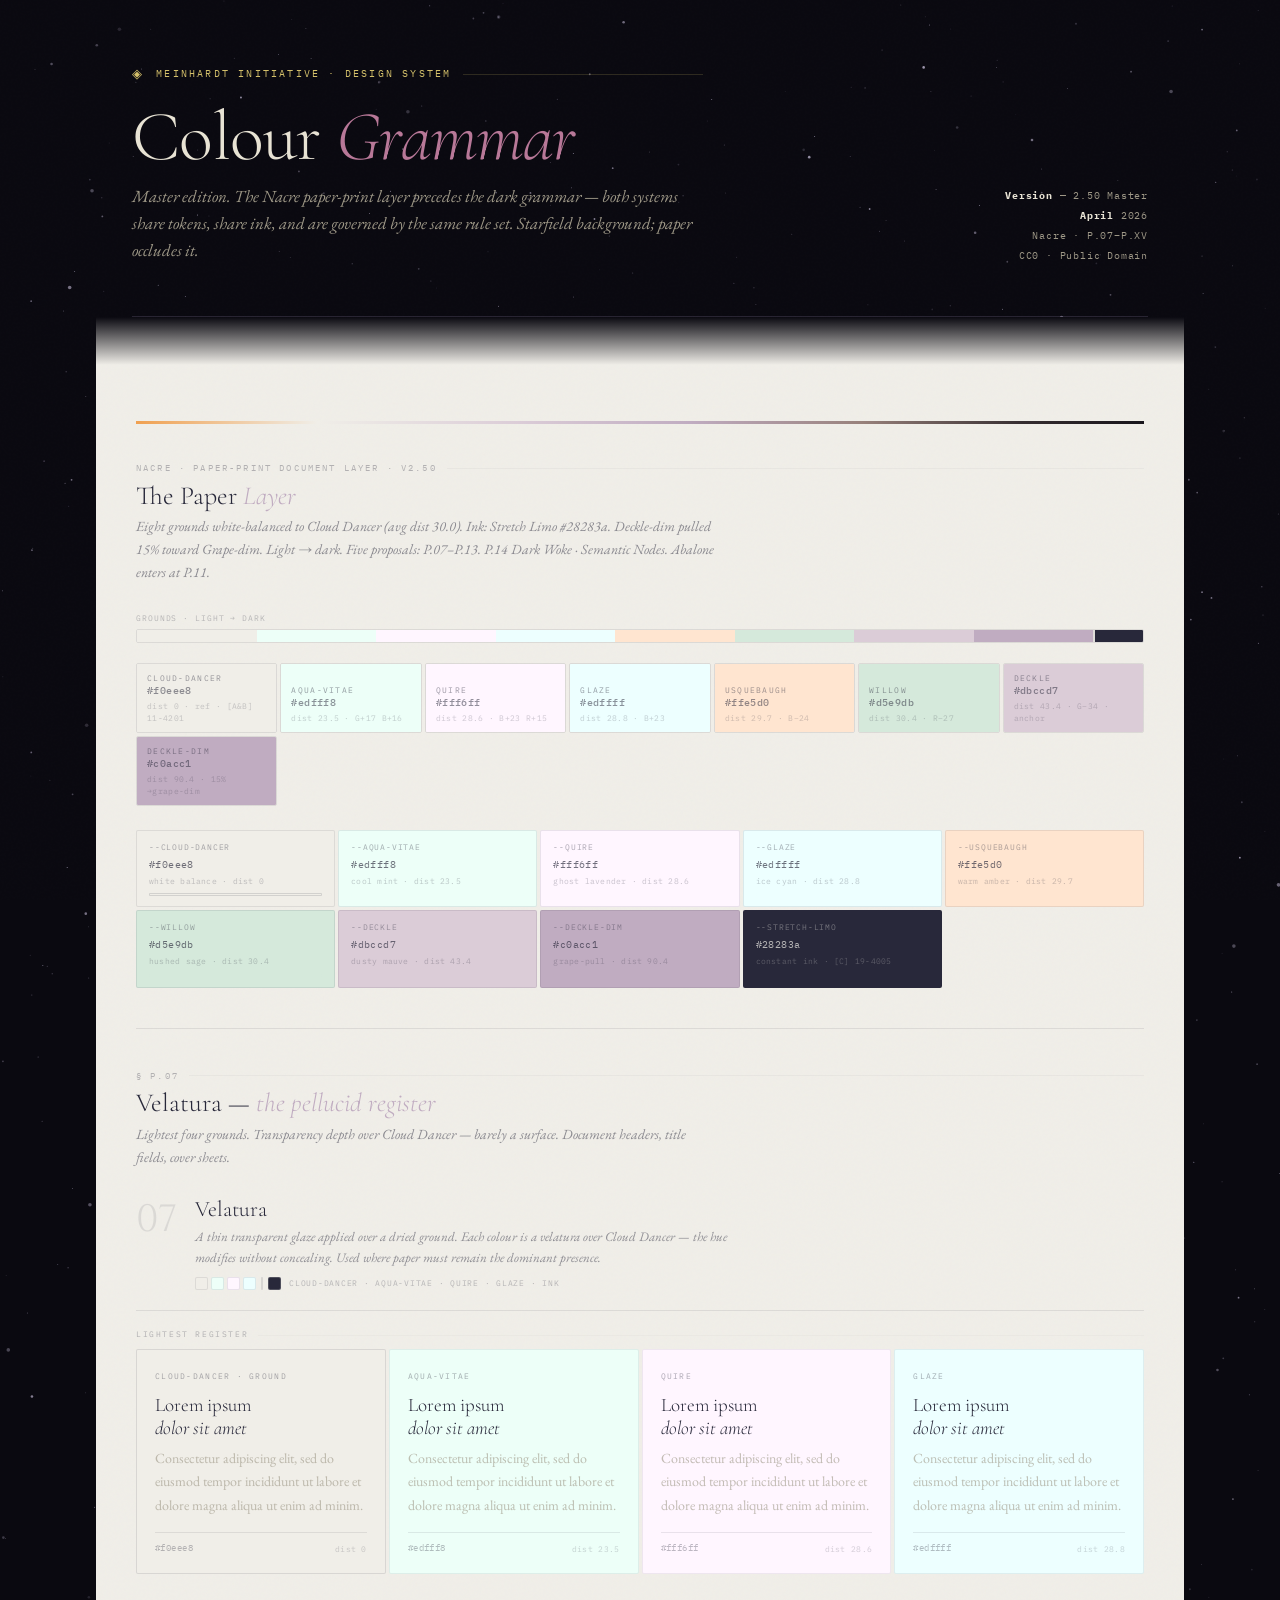
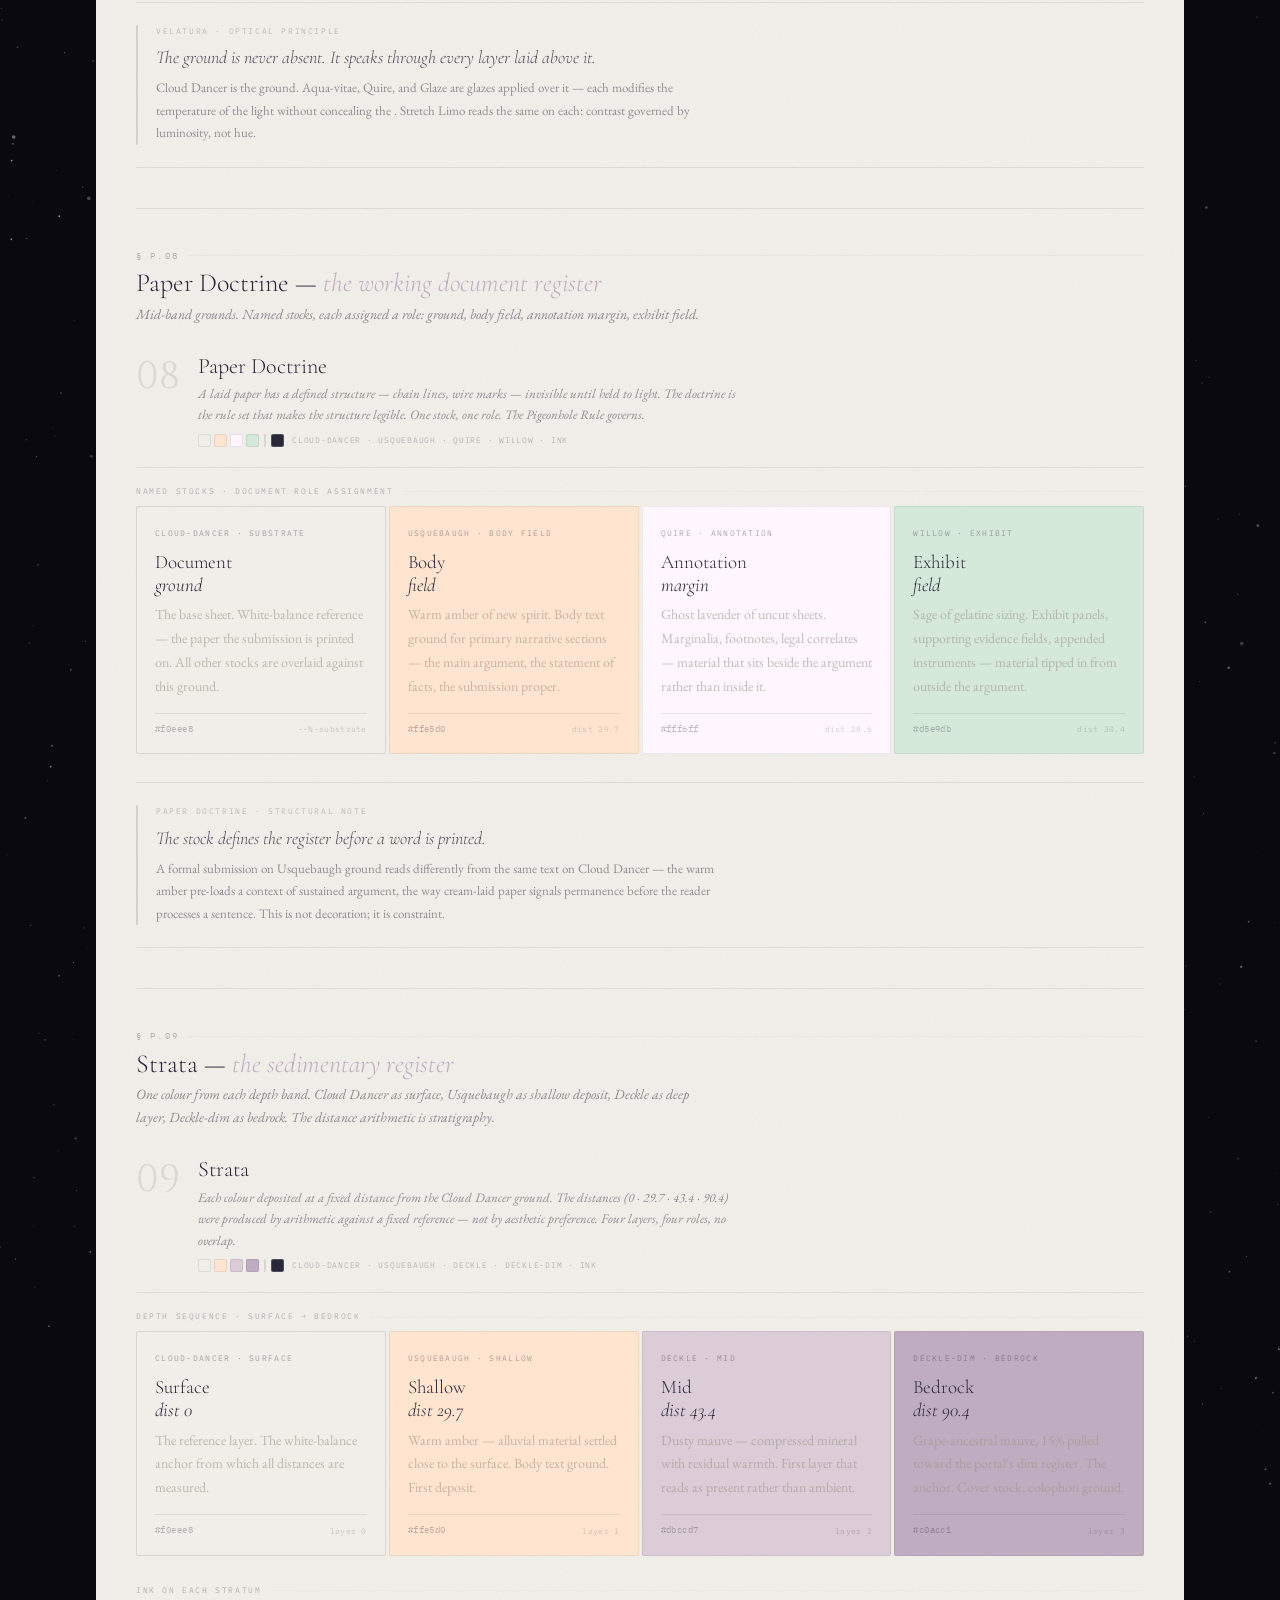
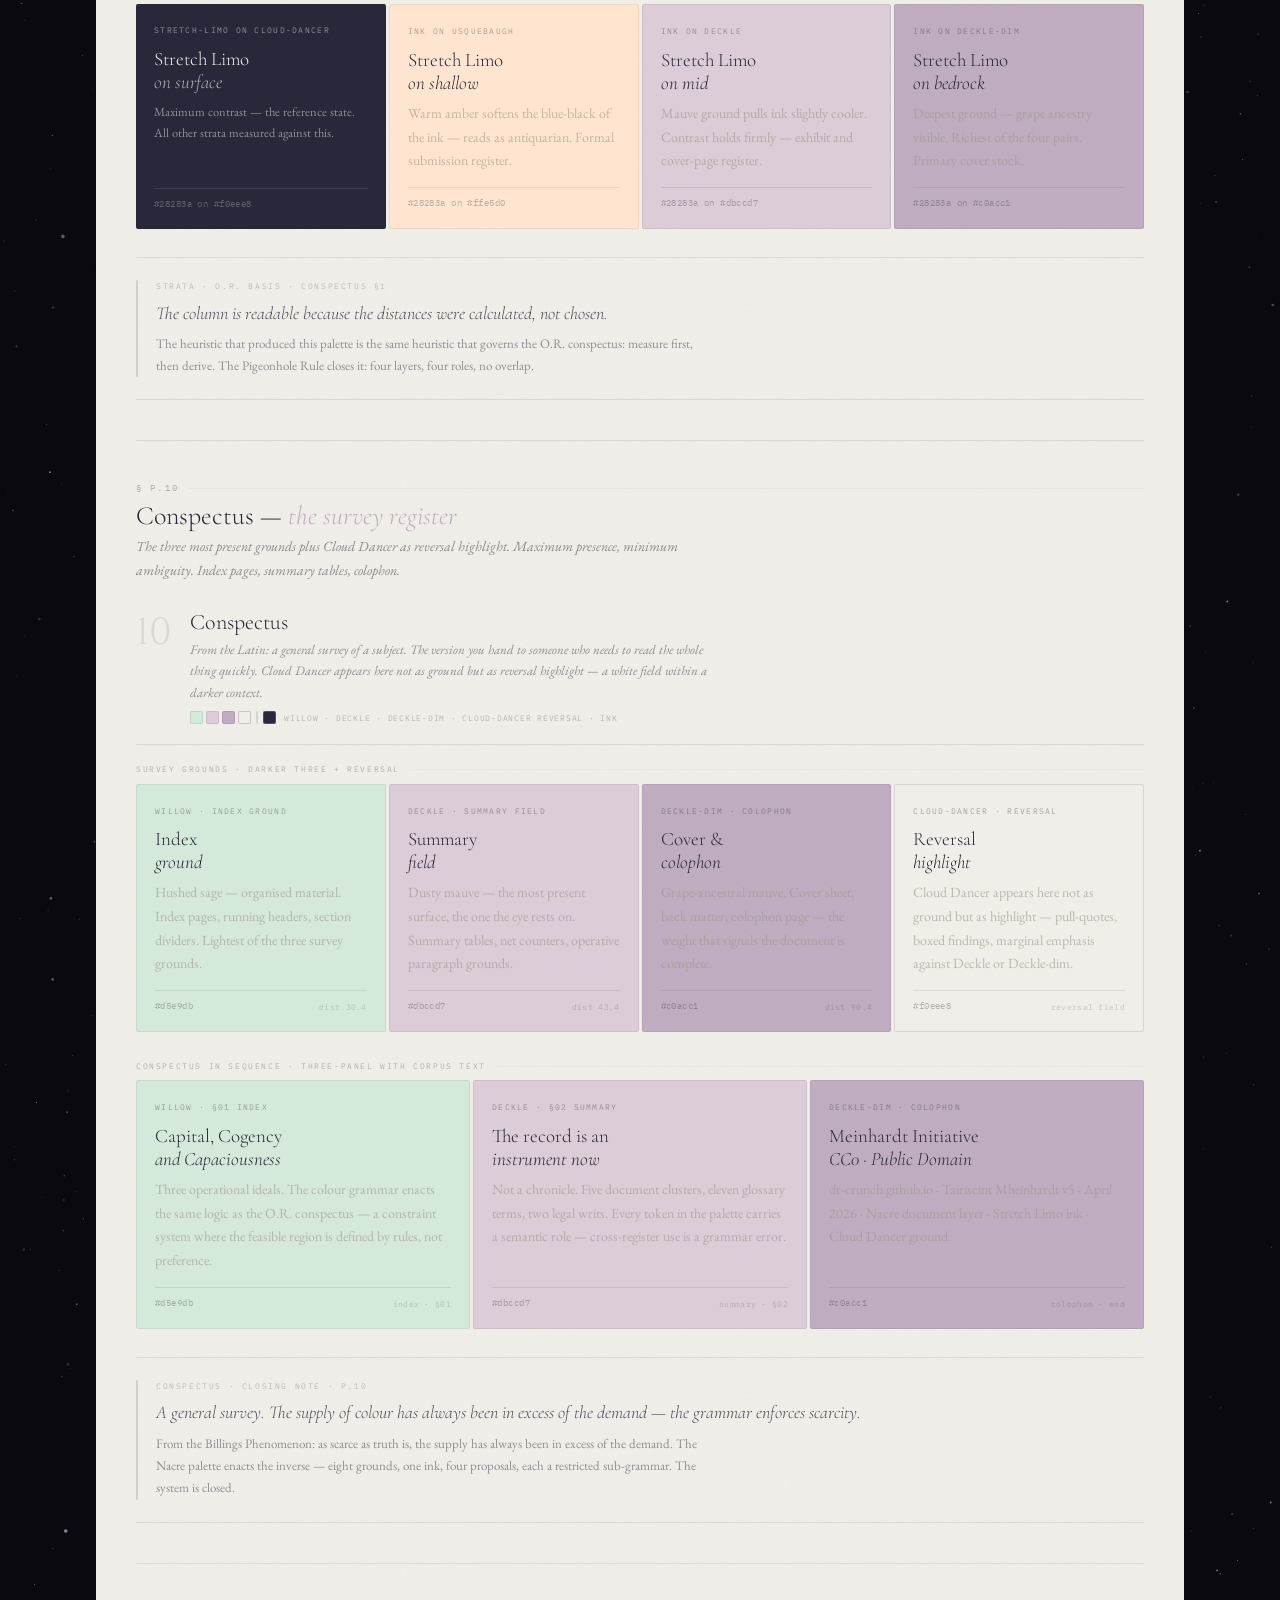
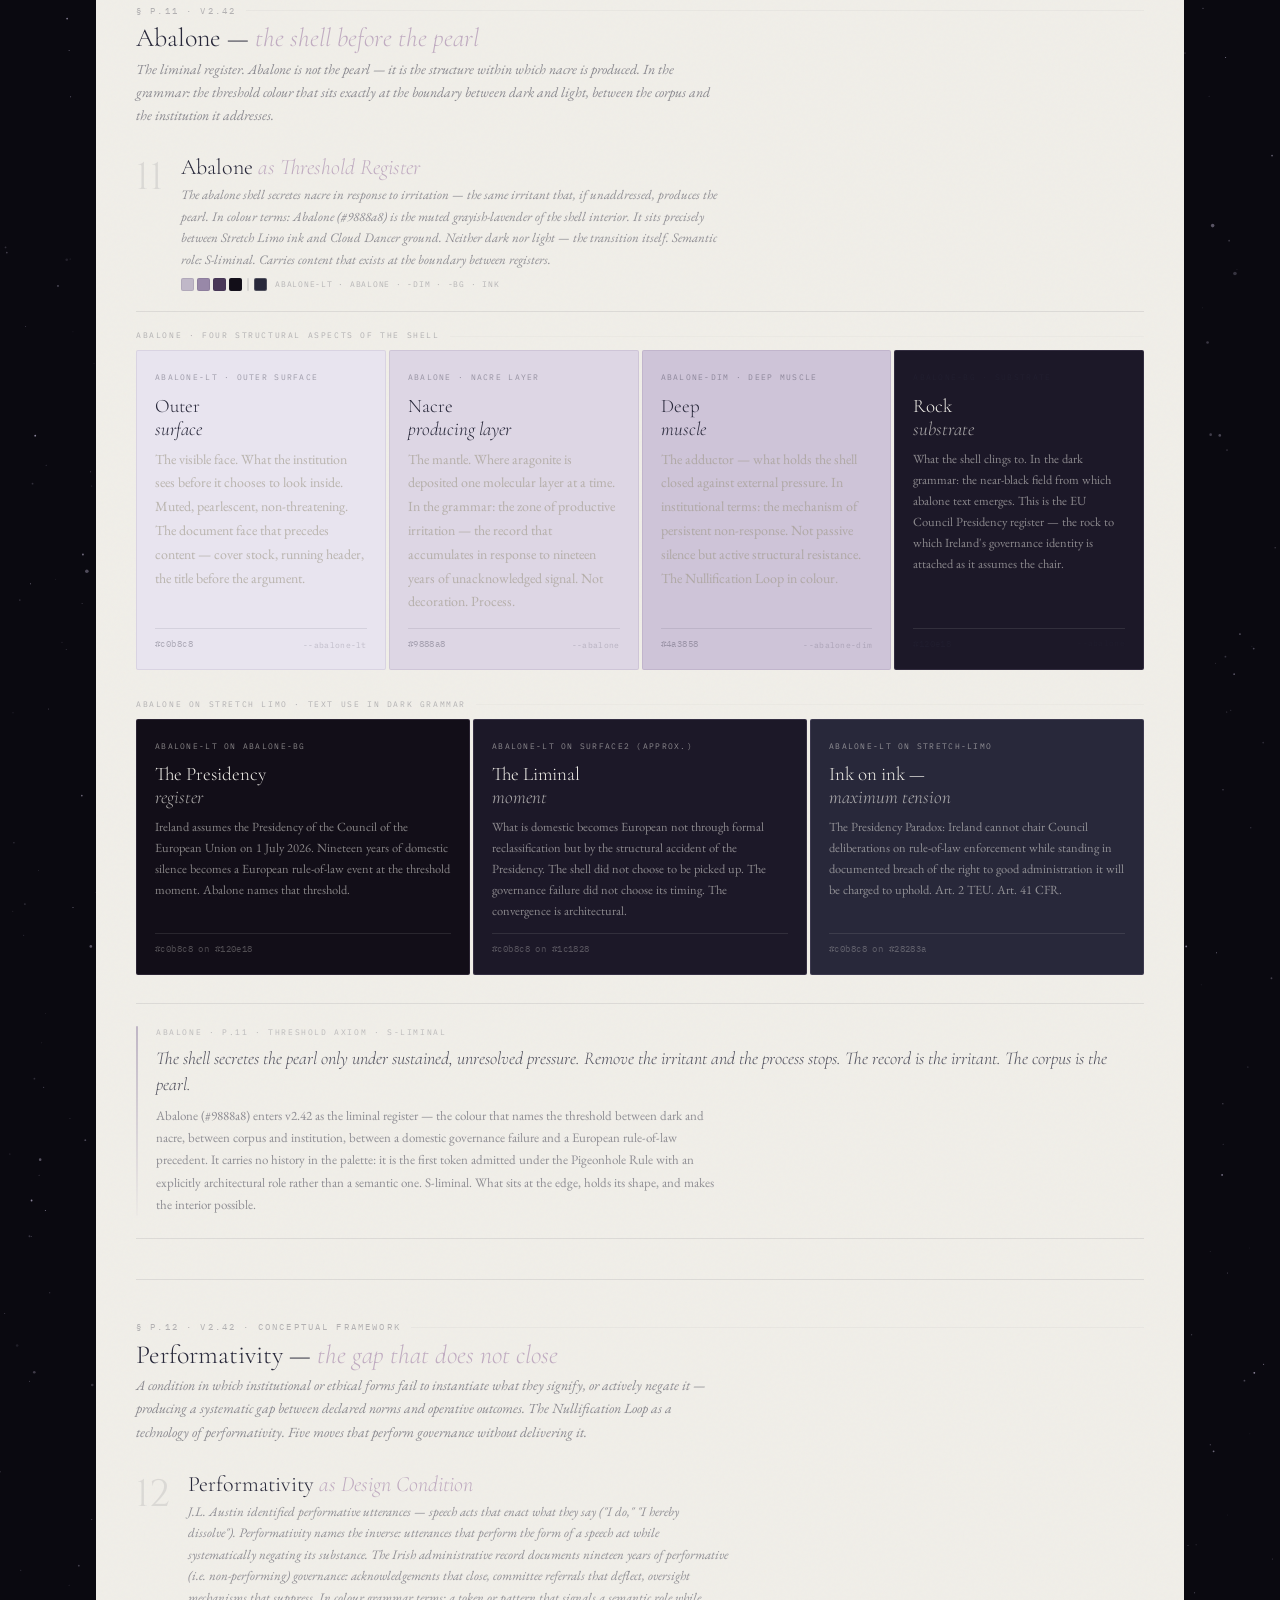
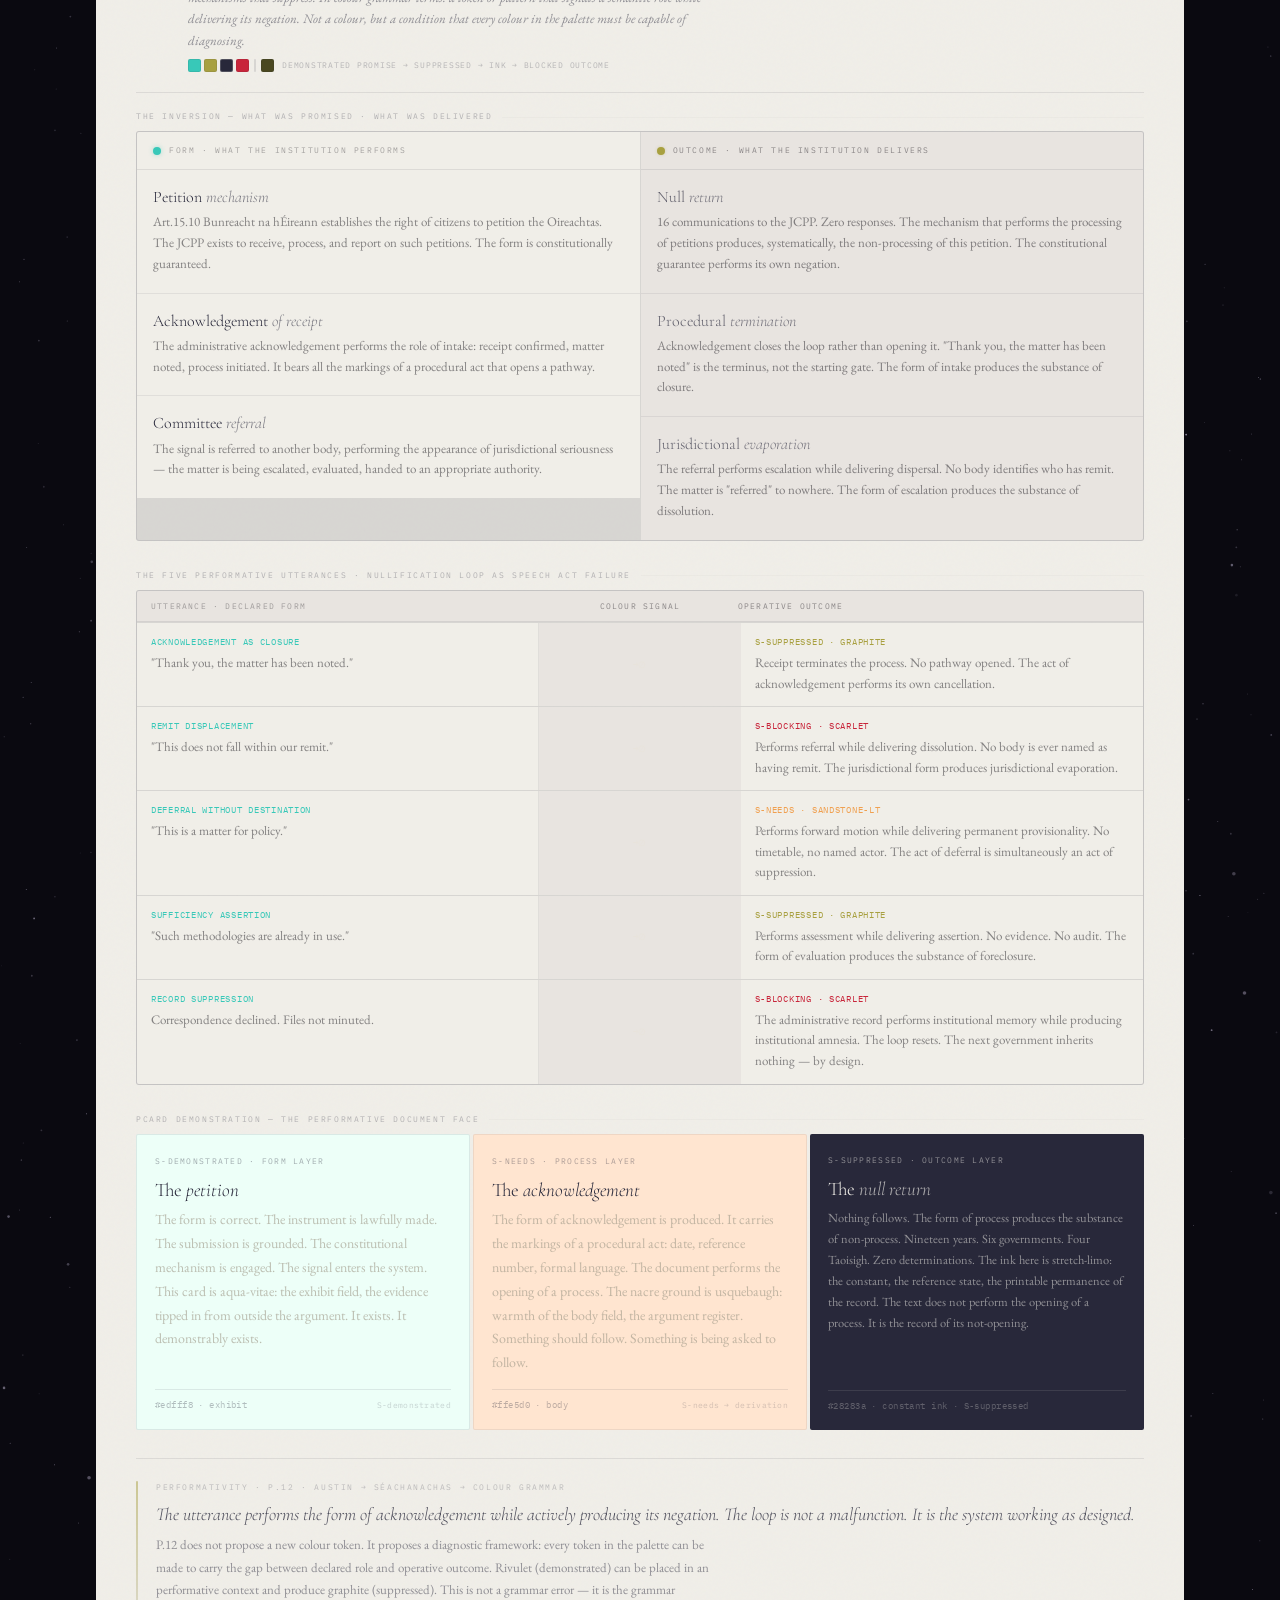
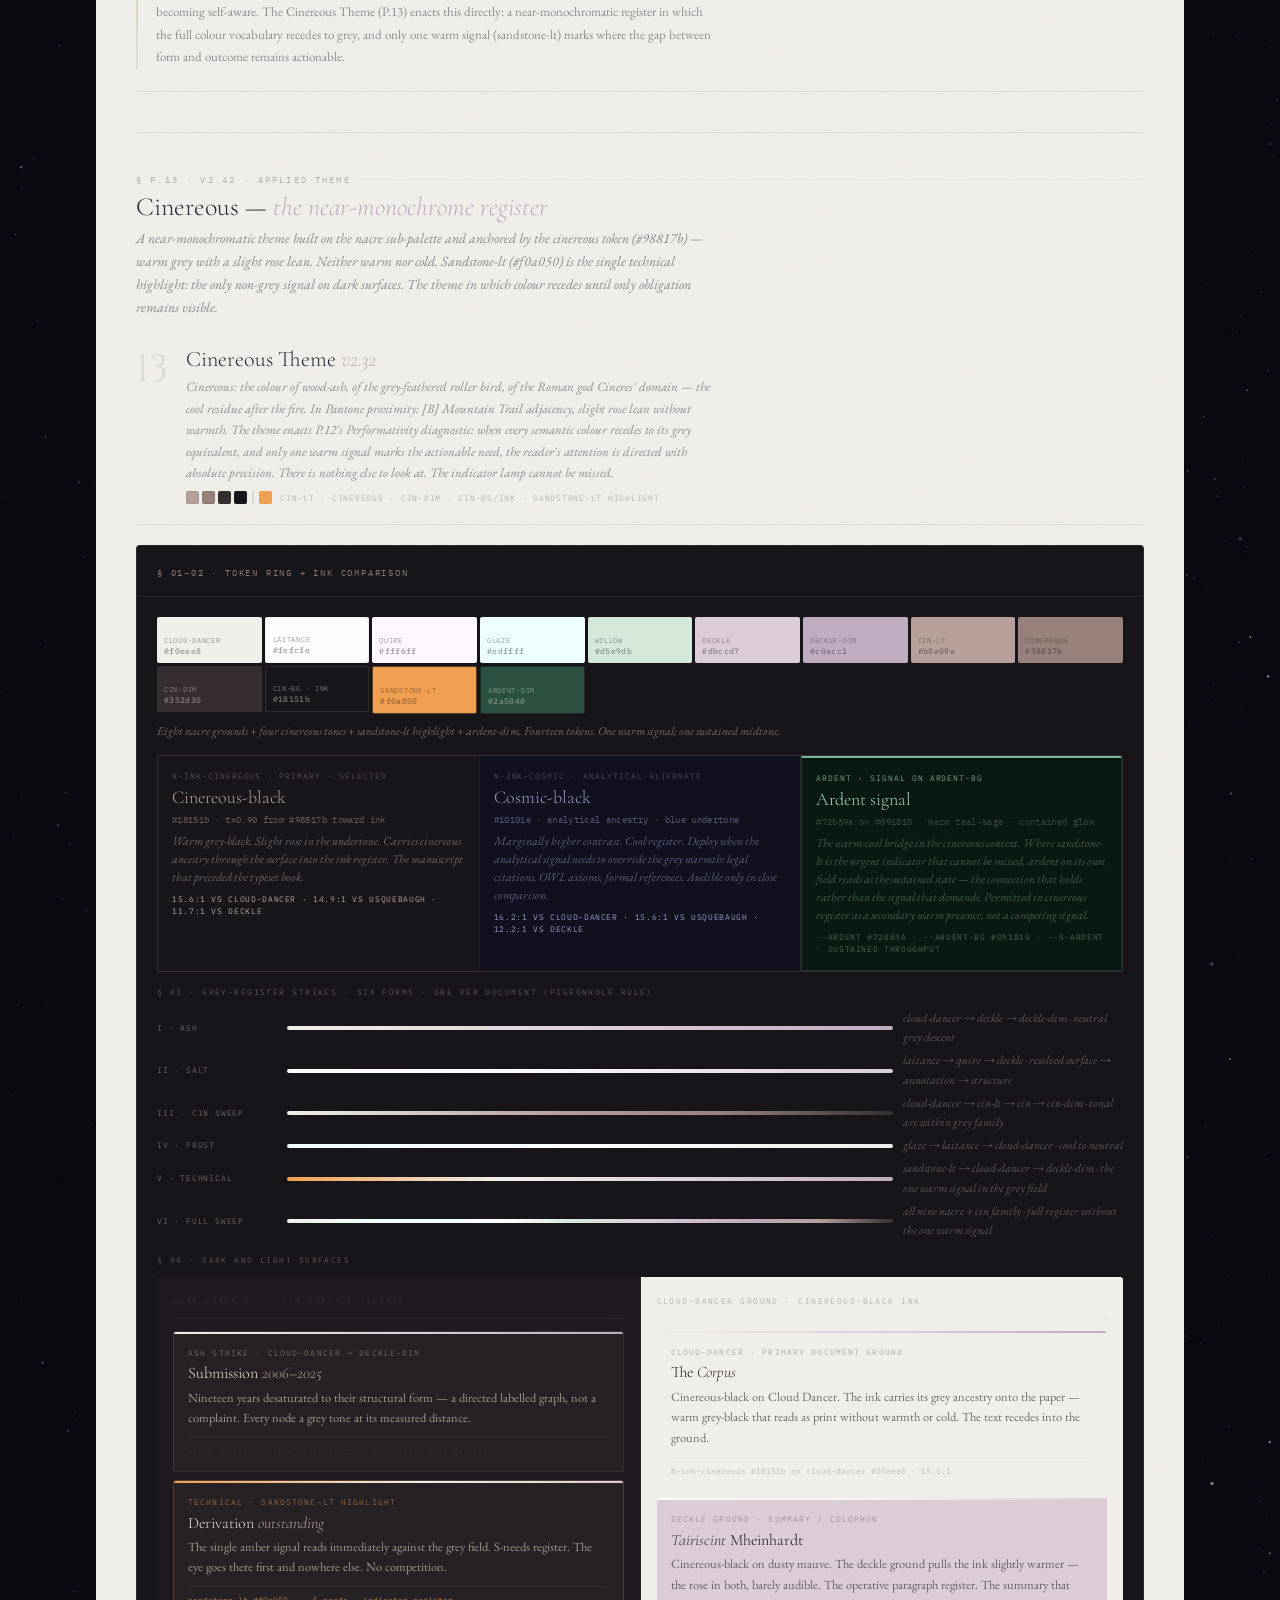
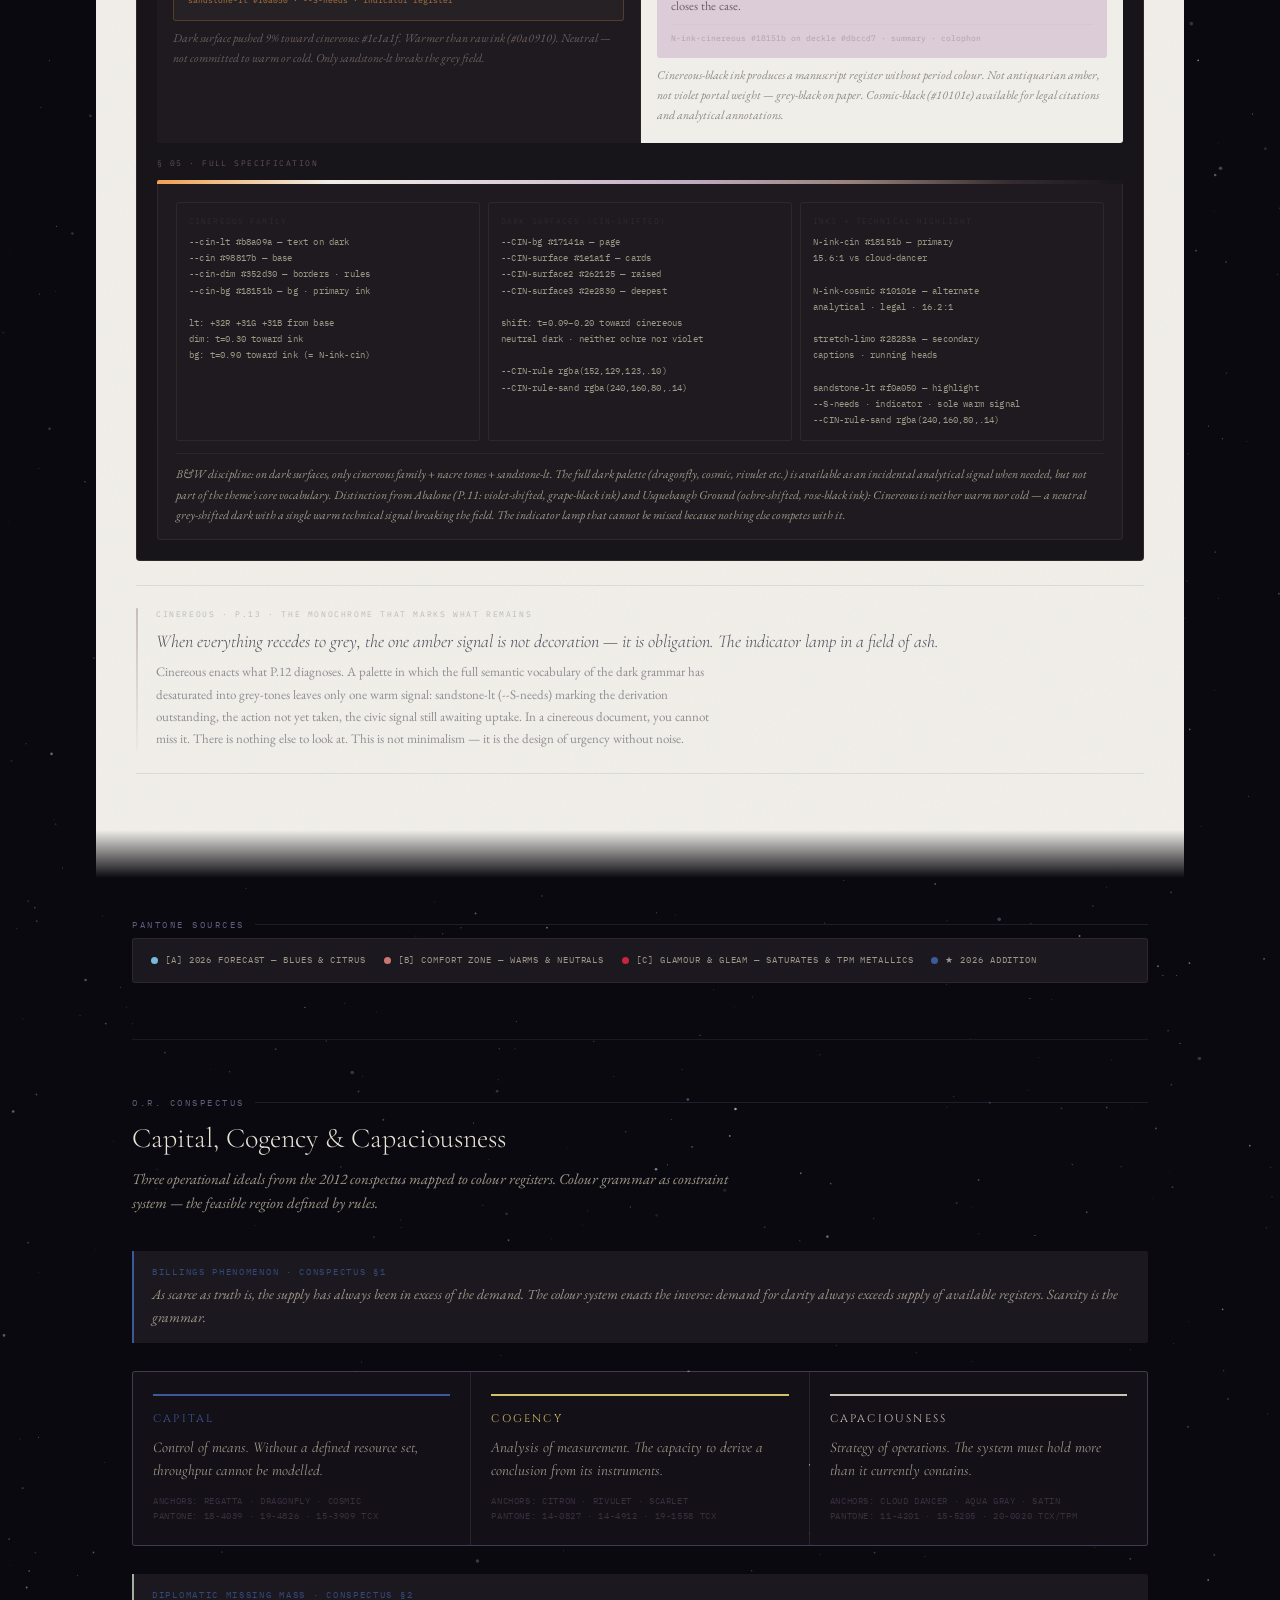
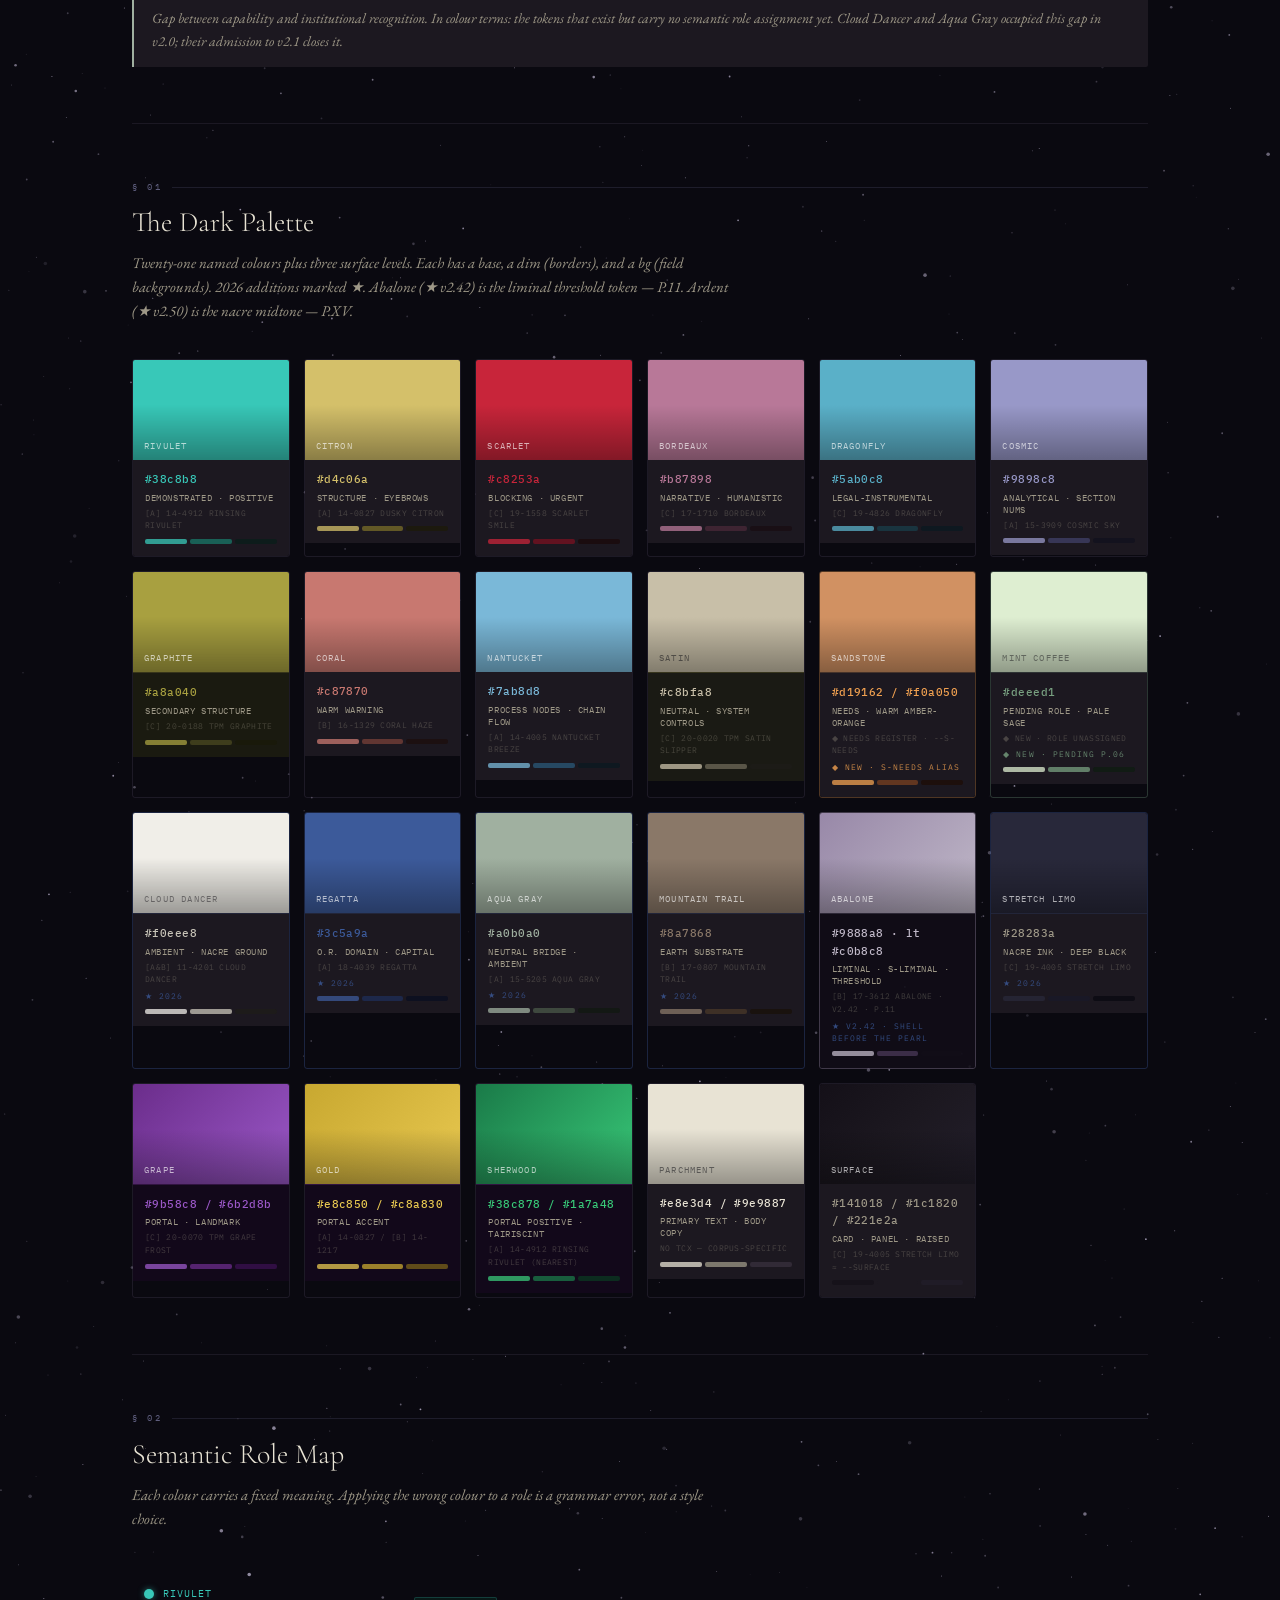
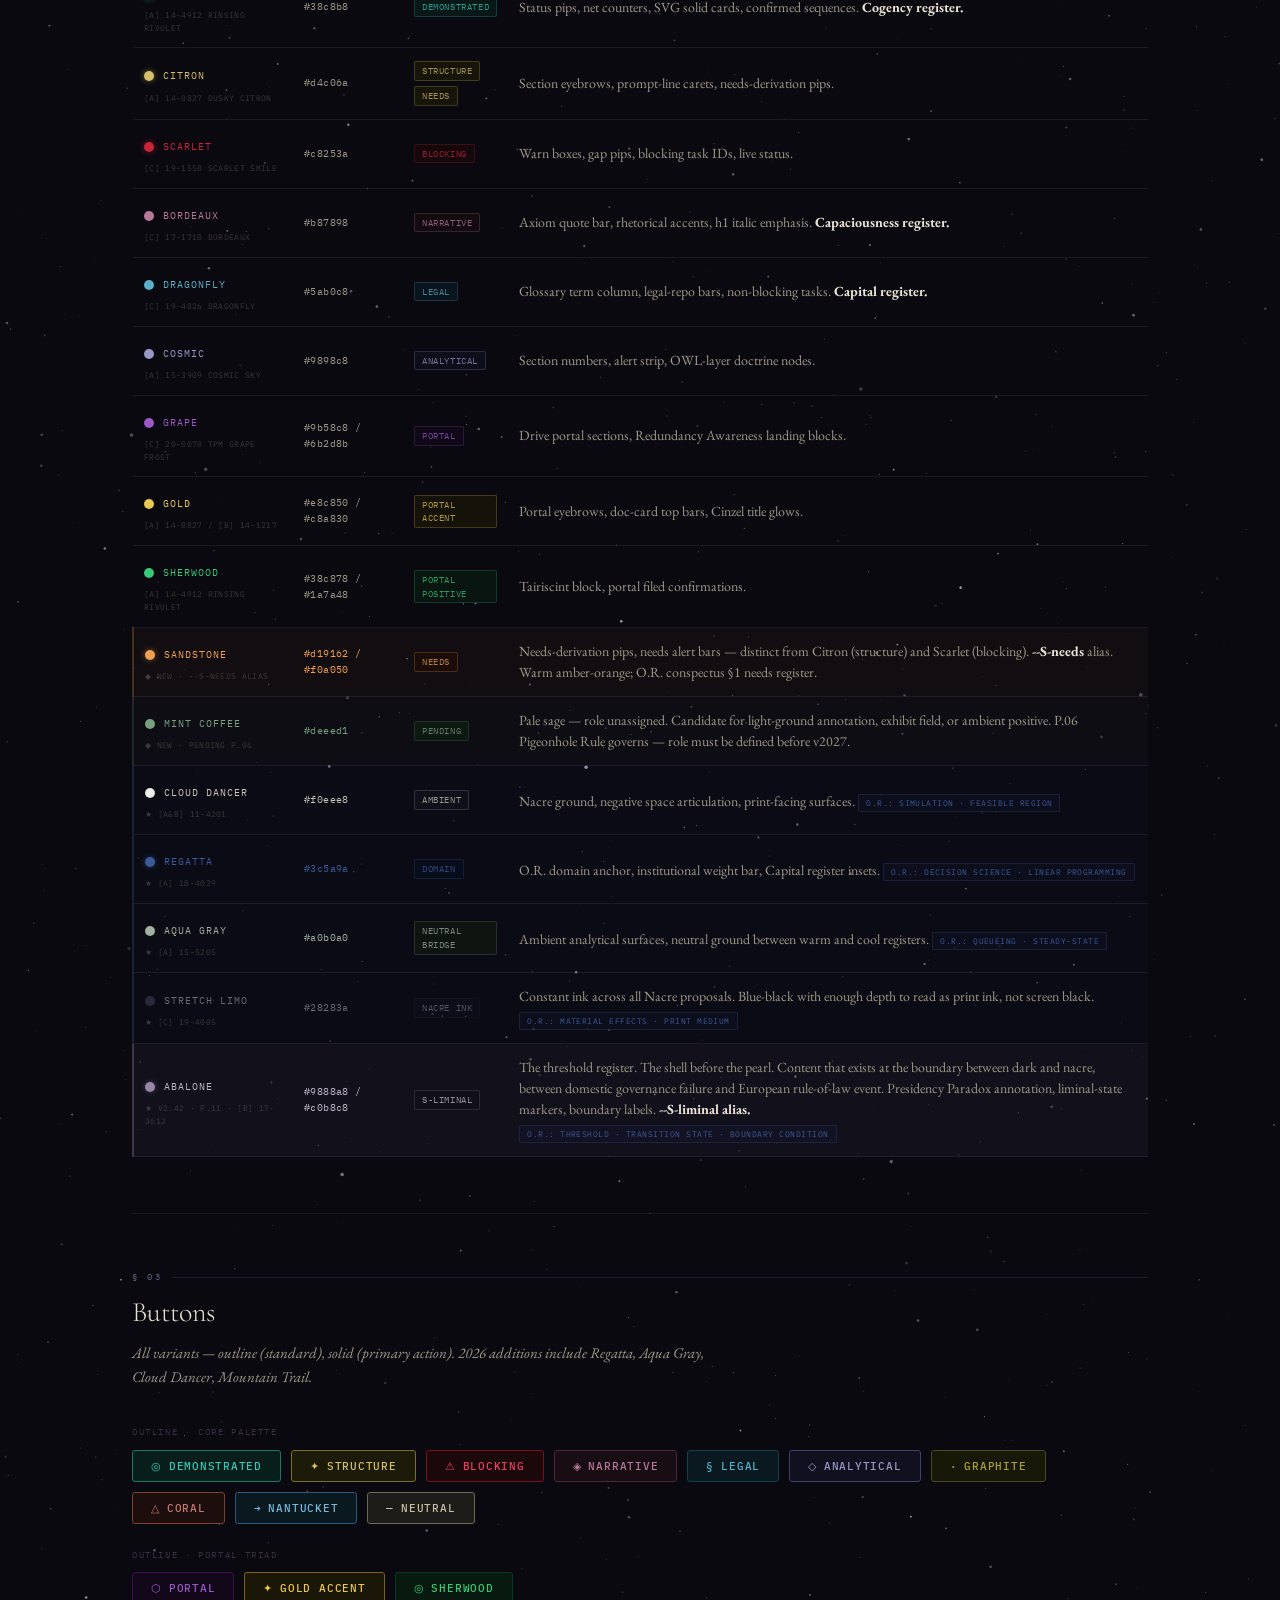
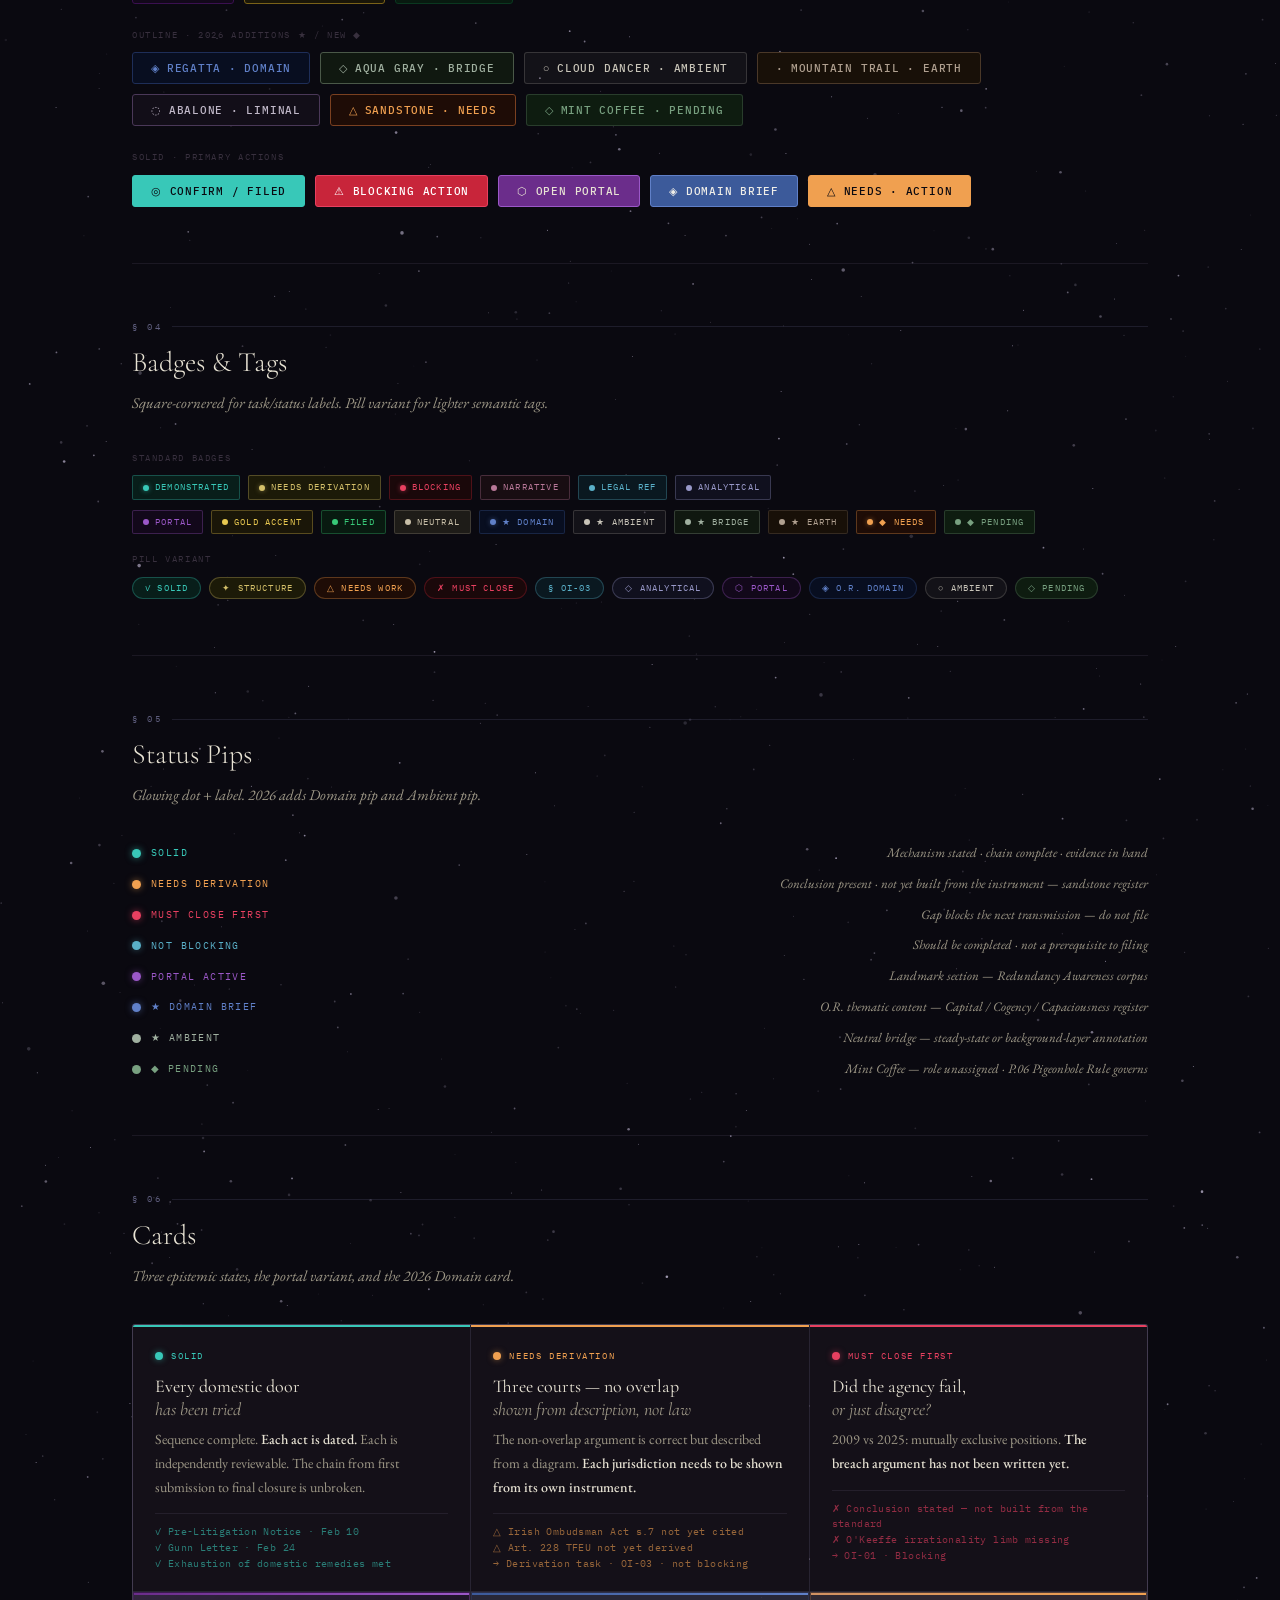
<file: colour-grammar-master-2-53.html>
<!DOCTYPE html>
<html lang="en">
<head>
<meta charset="UTF-8">
<meta name="viewport" content="width=device-width, initial-scale=1.0">
<meta property="og:title" content="Meinhardt Colour Grammar v2.50" />
<meta property="og:description" content="Design system master — dark grammar, Nacre layer, Abalone theme, Dark Woke, Ardent. P.01–P.XV. Meinhardt Initiative." />
<meta property="og:type" content="website" />
<meta property="og:url" content="https://dr-crunch.github.io/web-portal/colour-grammar-master.html" />
<meta property="og:site_name" content="Meinhardt Colour Grammar v2.50" />
<meta property="og:image" content="https://dr-crunch.github.io/web-portal/og-colour-grammar.jpg" />
<meta property="og:image:width" content="1200" />
<meta property="og:image:height" content="630" />
<meta name="twitter:card" content="summary_large_image" />
<meta name="twitter:title" content="Meinhardt Colour Grammar v2.50" />
<meta name="twitter:description" content="Design system master — dark grammar, Nacre layer, Abalone, Dark Woke, Ardent · P.01–P.XV." />
<meta name="twitter:image" content="https://dr-crunch.github.io/web-portal/og-colour-grammar.jpg" />
<meta name="description" content="Meinhardt Initiative · Colour Grammar v2.50 · Design System Master" />
<title>Colour Grammar · Meinhardt Design System · v2.50 · Master</title>
<link href="https://fonts.googleapis.com/css2?family=Cormorant+Garamond:ital,wght@0,300;0,400;0,500;0,600;1,300;1,400&family=IBM+Plex+Mono:wght@300;400;500&family=EB+Garamond:ital,wght@0,400;0,500;1,400&family=Cinzel:wght@400;500;700&display=swap" rel="stylesheet">
<style>
/* ═══════════════════════════════════════════════════
   TOKENS — v2.50 Master
   [A] 2026 Forecast · [B] Comfort Zone · [C] Glamour & Gleam
   v2.42: Abalone (P.11) · Performativity (P.12) · Cinereous (P.13) · Dark Woke (P.14) · Perplexity · S-liminal
   v2.50: Ardent (new token) · P.05/P.06/P.12 revised · Ardent Nacre Lights (P.XV) · --S-ardent
═══════════════════════════════════════════════════ */
:root {
  --ink:             #0a0910;
  --surface:         #141018;
  --surface2:        #1c1820;
  --surface3:        #221e2a;
  --rule:            rgba(200,180,230,0.09);
  --rule-strong:     rgba(200,180,230,0.16);
  --parchment:       #e8e3d4;
  --parchment-dim:   #9e9887;
  --parchment-faint: #38303e;

  --rivulet:     #38c8b8; --rivulet-dim:   #187868; --rivulet-bg:   #081e1a;
  --citron:      #d4c06a; --citron-dim:    #7a6e28; --citron-bg:    #1c1a08;
  --scarlet:     #c8253a; --scarlet-lt:    #e84060; --scarlet-dim:  #7a1020; --scarlet-bg:  #1a080a;
  --bordeaux:    #b87898; --bordeaux-dim:  #4a2838; --bordeaux-bg:  #180d12;
  --dragonfly:   #5ab0c8; --dragonfly-dim: #183e4a; --dragonfly-bg: #0a1820;
  --cosmic:      #9898c8; --cosmic-dim:    #404068; --cosmic-bg:    #10101e;
  --graphite:    #a8a040; --graphite-dim:  #4a4820; --graphite-bg:  #181808;
  --coral:       #c87870; --coral-dim:     #784038; --coral-bg:     #1c0e0c;
  --nantucket:   #7ab8d8; --nantucket-dim: #2a5878; --nantucket-bg: #0a1820;
  --satin:       #c8bfa8; --satin-dim:     #6e6858; --satin-bg:     #1e1c18;
  /* Sandstone · Needs register · warm amber-orange */
  --sandstone:   #d19162; --sandstone-lt:  #f0a050; --sandstone-dim: #7a4020; --sandstone-bg: #1e0c06;
  /* Mint Coffee · pending role · pale sage */
  --mint-coffee: #deeed1; --mint-coffee-dim:#78a080; --mint-coffee-bg:#0e1c10;
  --grape:       #6b2d8b; --grape-lt:      #9b58c8; --grape-dim:    #3a1050; --grape-bg: #12081a;
  --gold:        #c8a830; --gold-lt:       #e8c850; --gold-dim:     #7a6218; --gold-bg:  #1a1608;
  --sherwood:    #1a7a48; --sherwood-lt:   #38c878; --sherwood-dim: #0a3820; --sherwood-bg:#081a10;
  --cloud-dancer:#f0eee8; --cloud-dancer-dim:#c8c4b8; --cloud-dancer-bg:#1e1c18;
  --aqua-gray:   #a0b0a0; --aqua-gray-dim: #4a5848; --aqua-gray-bg: #101810;
  --regatta:     #3c5a9a; --regatta-lt:    #6080c8; --regatta-dim:  #1e2e58; --regatta-bg:  #080e20;
  --woodrose:    #b07080; --woodrose-dim:  #502838; --woodrose-bg:  #180d12;
  --mountain:    #8a7868; --mountain-lt:   #b0a090; --mountain-dim: #4a3828; --mountain-bg: #181008;
  --stretch-limo:#28283a; --stretch-limo-dim:#181828; --stretch-limo-bg:#080810;

  /* Abalone · liminal threshold · shell before the pearl · v2.42 */
  --abalone:     #9888a8; --abalone-lt:   #c0b8c8; --abalone-dim:  #4a3858; --abalone-bg:  #120e18;
  /* Perplexity · muted forest-grey · v2.42 */
  --perplexity:  #525d52; --perplexity-dim: #2a302a; --perplexity-bg: #0e120e;
  /* Ardent · nacre midtone · warm teal-sage · v2.50 */
  --ardent:      #72b89a; --ardent-lt:     #a4d4bc; --ardent-dim:  #2a5040; --ardent-bg:   #091810;

  /* NACRE — augmented ink register */
  --N-ink:          var(--stretch-limo); /* #28283a · constant */
  --N-ink-grape:    var(--grape-bg);     /* #12081a · portal · violet-black */
  --N-ink-cosmic:   var(--cosmic-bg);    /* #10101e · analytical · deep blue-black */

  /* Abalone theme variables */
  --AB-surface:    #0e0c15; --AB-surface2: #15101e;
  --AB-rule:       rgba(192,172,193,0.10);
  --AB-rule-strong:rgba(192,172,193,0.18);
  --ab-grape:   #12081a; --ab-cosmic:  #10101e; --ab-limo:   #28283a;
  --ab-pearl:   #fefcfe; --ab-ice:     #edffff; --ab-mint:   #edfff8;
  --ab-amber:   #ffe5d0; --ab-sage:    #d5e9db; --ab-orchid: #c0acc1;
  --ab-mauve:   #dbccd7; --ab-ghost:   #fff6ff; --ab-cloud:  #f0eee8;

  /* NACRE — paper-print document layer */
  --usquebaugh:  #ffe5d0;
  --aqua-vitae:  #edfff8;
  --willow:      #d5e9db;
  --glaze:       #edffff;
  --quire:       #fff6ff;
  --deckle:      #dbccd7;
  --deckle-dim:  #c0acc1;

  --S-demonstrated: var(--rivulet);
  --S-structure:    var(--citron);
  --S-needs:        var(--sandstone-lt);
  --S-blocking:     var(--scarlet);
  --S-narrative:    var(--bordeaux);
  --S-legal:        var(--dragonfly);
  --S-analytical:   var(--cosmic);
  --S-neutral:      var(--satin);
  --S-portal:       var(--grape-lt);
  --S-ambient:      var(--cloud-dancer);
  --S-domain:       var(--regatta);
  --S-liminal:      var(--abalone-lt); /* v2.42 · threshold · nacre / dark boundary */
  --S-earth:        var(--aqua-gray);
  --S-resolved:     var(--laitance);
  --S-perplexity:   var(--perplexity);
  --S-syzygy:       var(--quire);      /* #fff6ff · alignment moment */
  --S-synthesis:    var(--aqua-vitae); /* #edfff8 · composite whole */
  --S-dyadic:       var(--deckle);     /* #dbccd7 · essential pair */
  --S-bridge:       var(--willow);     /* #d5e9db · mediating register */
  --S-ardent:       var(--ardent);     /* #72b89a · sustained throughput · live connection */
}

/* ═══════════════════════════════════════════════════
   RESET & BASE
═══════════════════════════════════════════════════ */
*,*::before,*::after{box-sizing:border-box;margin:0;padding:0;}
html{scroll-behavior:smooth;}
body{
  background:var(--ink);
  color:var(--parchment);
  font-family:'Cormorant Garamond',Georgia,serif;
  font-size:17px;line-height:1.6;
  min-height:100vh;overflow-x:hidden;
}

/* ── Starfield ── */
#starfield{
  position:fixed;inset:0;z-index:0;
  pointer-events:none;
}

/* ── Grain ── */
body::before{
  content:'';position:fixed;inset:0;z-index:1;
  background-image:url("data:image/svg+xml,%3Csvg viewBox='0 0 512 512' xmlns='http://www.w3.org/2000/svg'%3E%3Cfilter id='n'%3E%3CfeTurbulence type='fractalNoise' baseFrequency='0.75' numOctaves='4' stitchTiles='stitch'/%3E%3C/filter%3E%3Crect width='100%25' height='100%25' filter='url(%23n)' opacity='0.04'/%3E%3C/svg%3E");
  pointer-events:none;opacity:0.35;
}

.page{position:relative;z-index:2;max-width:1080px;margin:0 auto;padding:0 32px 80px;}

/* ═══════════════════════════════════════════════════
   NACRE SHELL — paper zone, occludes starfield
═══════════════════════════════════════════════════ */
.nacre-zone{
  position:relative;z-index:3;
  background:var(--cloud-dancer);
  padding:56px 36px 56px;
  margin:0 -36px;
}
.nacre-zone::before{
  content:'';position:absolute;inset:0;
  background-image:url("data:image/svg+xml,%3Csvg viewBox='0 0 400 400' xmlns='http://www.w3.org/2000/svg'%3E%3Cfilter id='n'%3E%3CfeTurbulence type='fractalNoise' baseFrequency='0.85' numOctaves='4' stitchTiles='stitch'/%3E%3C/filter%3E%3Crect width='100%25' height='100%25' filter='url(%23n)' opacity='0.03'/%3E%3C/svg%3E");
  pointer-events:none;opacity:0.7;
}
.nacre-zone>.nz-inner{position:relative;z-index:1;max-width:1008px;margin:0 auto;}

/* transition bands — fade ink↔paper */
.nacre-zone-top{
  height:48px;
  background:linear-gradient(to bottom,var(--ink),var(--cloud-dancer));
  margin:0 -36px;position:relative;z-index:3;
}
.nacre-zone-bot{
  height:48px;
  background:linear-gradient(to bottom,var(--cloud-dancer),var(--ink));
  margin:0 -36px;position:relative;z-index:3;
}

/* ═══════════════════════════════════════════════════
   HEADER
═══════════════════════════════════════════════════ */
.ds-header{
  padding:64px 0 52px;
  border-bottom:1px solid var(--rule-strong);
  display:grid;grid-template-columns:1fr auto;
  align-items:end;gap:24px;
}
.ds-eyebrow{
  font-family:'IBM Plex Mono',monospace;
  font-size:10px;letter-spacing:.22em;text-transform:uppercase;
  color:var(--citron);margin-bottom:16px;
  display:flex;align-items:center;gap:12px;
}
.ds-eyebrow::before{content:'◈';font-size:13px;}
.ds-eyebrow::after{content:'';flex:1;height:1px;background:var(--citron);opacity:.18;max-width:240px;}
.ds-h1{
  font-family:'Cormorant Garamond',serif;font-weight:300;
  font-size:clamp(38px,5.5vw,72px);line-height:1.02;letter-spacing:-.01em;
  color:var(--parchment);
}
.ds-h1 em{font-style:italic;color:var(--bordeaux);}
.ds-sub{
  font-family:'EB Garamond',serif;font-size:17px;font-style:italic;
  color:var(--parchment-dim);margin-top:10px;line-height:1.6;max-width:560px;
}
.ds-meta{text-align:right;display:flex;flex-direction:column;gap:4px;align-items:flex-end;}
.ds-meta-item{font-family:'IBM Plex Mono',monospace;font-size:10px;letter-spacing:.08em;color:var(--parchment-dim);}
.ds-meta-item strong{color:var(--parchment);}

/* ═══════════════════════════════════════════════════
   DARK SECTION SCAFFOLDING
═══════════════════════════════════════════════════ */
.ds-section{padding:56px 0 0;}
.ds-section+.ds-section{border-top:1px solid var(--rule);margin-top:56px;}
.ds-section-label{
  font-family:'IBM Plex Mono',monospace;font-size:9px;letter-spacing:.28em;
  text-transform:uppercase;color:var(--cosmic);opacity:.6;margin-bottom:6px;
  display:flex;align-items:center;gap:10px;
}
.ds-section-label::after{content:'';flex:1;height:1px;background:currentColor;opacity:.25;}
.ds-section-title{
  font-family:'Cormorant Garamond',serif;font-weight:300;font-size:28px;
  color:var(--parchment);margin-bottom:6px;
}
.ds-section-sub{
  font-family:'EB Garamond',serif;font-size:15px;font-style:italic;
  color:var(--parchment-dim);margin-bottom:36px;max-width:600px;
}
.or-inset{
  background:var(--surface2);border-left:2px solid var(--regatta);
  padding:14px 20px 14px 18px;margin-bottom:28px;border-radius:0 2px 2px 0;
}
.or-inset-label{
  font-family:'IBM Plex Mono',monospace;font-size:8.5px;letter-spacing:.2em;
  text-transform:uppercase;color:var(--regatta);margin-bottom:5px;opacity:.75;
}
.or-inset-text{
  font-family:'EB Garamond',serif;font-size:14px;font-style:italic;
  color:var(--parchment-dim);line-height:1.65;
}

/* ═══════════════════════════════════════════════════
   NACRE — light section scaffolding
═══════════════════════════════════════════════════ */
.nz-section{padding:40px 0 0;}
.nz-section+.nz-section{border-top:0.5px solid rgba(40,40,58,.1);margin-top:40px;}
.nz-eyebrow{
  font-family:'IBM Plex Mono',monospace;font-size:9px;letter-spacing:.24em;
  text-transform:uppercase;color:var(--stretch-limo);opacity:.3;
  margin-bottom:6px;display:flex;align-items:center;gap:10px;
}
.nz-eyebrow::after{content:'';flex:1;height:1px;background:var(--stretch-limo);opacity:.12;}
.nz-title{
  font-family:'Cormorant Garamond',serif;font-weight:300;font-size:26px;
  color:var(--stretch-limo);margin-bottom:5px;line-height:1.1;
}
.nz-title em{font-style:italic;color:var(--deckle-dim);}
.nz-sub{
  font-family:'EB Garamond',serif;font-size:14px;font-style:italic;
  color:var(--stretch-limo);opacity:.5;margin-bottom:28px;max-width:580px;line-height:1.65;
}

/* ═══════════════════════════════════════════════════
   NACRE SWATCHES
═══════════════════════════════════════════════════ */
.nacre-swatch-grid{
  display:grid;grid-template-columns:repeat(auto-fill,minmax(130px,1fr));
  gap:3px;margin-bottom:24px;
}
.nacre-swatch{border-radius:2px;overflow:hidden;border:0.5px solid rgba(40,40,58,.1);}
.nacre-chip{
  height:68px;display:flex;flex-direction:column;justify-content:flex-end;
  padding:8px 10px;
}
.nacre-chip-name{
  font-family:'IBM Plex Mono',monospace;font-size:8px;letter-spacing:.16em;
  text-transform:uppercase;color:var(--stretch-limo);opacity:.45;line-height:1.3;
}
.nacre-chip-hex{
  font-family:'IBM Plex Mono',monospace;font-size:10px;letter-spacing:.04em;
  font-weight:500;color:var(--stretch-limo);opacity:.5;
}
.nacre-chip-dist{
  font-family:'IBM Plex Mono',monospace;font-size:7.5px;letter-spacing:.04em;
  color:var(--stretch-limo);opacity:.22;margin-top:1px;
}

/* ═══════════════════════════════════════════════════
   NACRE PROPOSAL CARDS
═══════════════════════════════════════════════════ */
.pcard-grid{display:grid;gap:3px;}
.pcard-grid-4{grid-template-columns:repeat(4,minmax(0,1fr));}
.pcard-grid-3{grid-template-columns:repeat(3,minmax(0,1fr));}

.pcard{
  padding:20px 18px 18px;display:flex;flex-direction:column;
  justify-content:space-between;min-height:206px;border-radius:2px;
  border:0.5px solid rgba(40,40,58,.08);
}
.pcard-token{
  font-family:'IBM Plex Mono',monospace;font-size:8px;letter-spacing:.16em;
  text-transform:uppercase;color:var(--stretch-limo);opacity:.38;margin-bottom:11px;
}
.pcard-heading{
  font-family:'Cormorant Garamond',serif;font-weight:300;font-size:19px;
  line-height:1.2;color:var(--stretch-limo);margin-bottom:7px;
}
   
.pcard-body{
  font-family:'EB Garamond',serif;font-size:12.5px;line-height:1.68;
  color:var(--stretch-limo);opacity:.62;flex:1;margin-bottom:12px;
}
   
.pcard-foot{
  display:flex;justify-content:space-between;align-items:flex-end;
  border-top:0.5px solid rgba(40,40,58,.1);padding-top:8px;margin-top:auto;
}

.pcard-hex{font-family:'IBM Plex Mono',monospace;font-size:8.5px;letter-spacing:.05em;color:var(--stretch-limo);opacity:.3;}
.pcard-dist{font-family:'IBM Plex Mono',monospace;font-size:7.5px;letter-spacing:.04em;color:var(--stretch-limo);opacity:.2;}

.pcard-ink{
  background:var(--stretch-limo);padding:20px 18px 18px;
  display:flex;flex-direction:column;justify-content:space-between;
  min-height:206px;border-radius:2px;
}
.pcard-ink-label{font-family:'IBM Plex Mono',monospace;font-size:8px;letter-spacing:.16em;text-transform:uppercase;color:var(--cloud-dancer);opacity:.52;margin-bottom:11px;}
.pcard-ink-heading{font-family:'Cormorant Garamond',serif;font-weight:300;font-size:19px;line-height:1.2;color:var(--cloud-dancer);margin-bottom:7px;}
.pcard-ink-heading em{font-style:italic;opacity:.69;}
.pcard-ink-body{font-family:'EB Garamond',serif;font-size:12.5px;line-height:1.68;color:var(--cloud-dancer);opacity:.52;flex:1;margin-bottom:12px;}
.pcard-ink-foot{display:flex;justify-content:space-between;border-top:0.5px solid rgba(240,238,232,.1);padding-top:8px;margin-top:auto;}
.pcard-ink-hex{font-family:'IBM Plex Mono',monospace;font-size:8.5px;letter-spacing:.05em;color:var(--cloud-dancer);opacity:.28;}

.proposal-n{font-family:'Cinzel',serif;font-size:38px;font-weight:400;line-height:1;color:var(--stretch-limo);opacity:.1;flex-shrink:0;padding-top:4px;}
.proposal-header{display:grid;grid-template-columns:auto 1fr;gap:18px;margin-bottom:20px;align-items:start;}
.proposal-title{font-family:'Cormorant Garamond',serif;font-weight:300;font-size:22px;color:var(--stretch-limo);line-height:1.15;}
.proposal-title em{font-style:italic;color:var(--deckle-dim);}
.proposal-desc{font-family:'EB Garamond',serif;font-size:13px;font-style:italic;color:var(--stretch-limo);opacity:.48;line-height:1.65;max-width:540px;margin-top:4px;}
.proposal-grounds{display:flex;gap:3px;margin-top:8px;align-items:center;}
.proposal-pip{width:13px;height:13px;border-radius:2px;flex-shrink:0;border:0.5px solid rgba(40,40,58,.1);}
.proposal-pip-sep{width:2px;height:13px;background:rgba(40,40,58,.12);border-radius:1px;margin:0 2px;}
.proposal-ground-label{font-family:'IBM Plex Mono',monospace;font-size:7.5px;letter-spacing:.1em;text-transform:uppercase;color:var(--stretch-limo);opacity:.28;margin-left:5px;}
.proposal-rule{height:0.5px;background:rgba(40,40,58,.1);margin-bottom:18px;}
.pb-label{font-family:'IBM Plex Mono',monospace;font-size:8px;letter-spacing:.2em;text-transform:uppercase;color:var(--stretch-limo);opacity:.3;margin-bottom:8px;display:flex;align-items:center;gap:10px;}
.pb-label::after{content:'';flex:1;height:0.5px;background:var(--stretch-limo);opacity:.08;}
.pb{margin-bottom:28px;}

.nacre-axiom{
  display:grid;grid-template-columns:2px 1fr;gap:18px;
  padding:22px 0;
  border-top:0.5px solid rgba(40,40,58,.1);
  border-bottom:0.5px solid rgba(40,40,58,.1);
  margin:24px 0 0;
}
.nacre-axiom-rule{border-radius:2px;background:rgba(40,40,58,.15);}
.nacre-axiom-body{display:flex;flex-direction:column;gap:7px;}
.nacre-axiom-tag{font-family:'IBM Plex Mono',monospace;font-size:8px;letter-spacing:.2em;text-transform:uppercase;color:var(--stretch-limo);opacity:.25;}
.nacre-axiom-quote{font-family:'Cormorant Garamond',serif;font-size:18px;font-weight:300;font-style:italic;color:var(--stretch-limo);line-height:1.45;opacity:.8;}
.nacre-axiom-plain{font-family:'EB Garamond',serif;font-size:13px;color:var(--stretch-limo);opacity:.48;line-height:1.72;max-width:560px;}

/* nacre key strip */
.nz-key{display:flex;gap:0;margin-bottom:20px;border:0.5px solid rgba(40,40,58,.1);border-radius:2px;overflow:hidden;}
.nz-key-chip{flex:1;height:12px;}
.nz-key-sep{width:2px;background:rgba(40,40,58,.08);flex-shrink:0;}
.nz-key-label{font-family:'IBM Plex Mono',monospace;font-size:7.5px;letter-spacing:.12em;text-transform:uppercase;color:var(--stretch-limo);opacity:.28;margin-bottom:5px;}

/* nacre token strip */
.nacre-token-strip{display:grid;grid-template-columns:repeat(auto-fill,minmax(175px,1fr));gap:3px;margin-top:16px;}
.nacre-token-item{padding:10px 12px;border-radius:2px;border:0.5px solid rgba(40,40,58,.1);display:flex;flex-direction:column;gap:3px;}
.nacre-token-name{font-family:'IBM Plex Mono',monospace;font-size:8px;letter-spacing:.1em;text-transform:uppercase;color:var(--stretch-limo);opacity:.38;}
.nacre-token-value{font-family:'IBM Plex Mono',monospace;font-size:10px;letter-spacing:.04em;color:var(--stretch-limo);opacity:.65;}
.nacre-token-note{font-family:'IBM Plex Mono',monospace;font-size:7.5px;letter-spacing:.03em;color:var(--stretch-limo);opacity:.25;line-height:1.5;}
.nacre-trio{display:flex;gap:2px;margin-top:3px;}
.nacre-trio-chip{height:3px;flex:1;border-radius:1px;}

/* ═══════════════════════════════════════════════════
   DARK — §01 SWATCHES
═══════════════════════════════════════════════════ */
.swatch-grid{display:grid;grid-template-columns:repeat(auto-fill,minmax(148px,1fr));gap:14px;}
.swatch-card{border-radius:3px;overflow:hidden;border:1px solid rgba(200,180,230,0.1);transition:transform .2s,box-shadow .2s;cursor:default;}
.swatch-card:hover{transform:translateY(-4px);box-shadow:0 12px 32px rgba(0,0,0,.5);}
.swatch-chip{height:100px;position:relative;display:flex;align-items:flex-end;padding:9px 11px;}
.swatch-chip::after{content:'';position:absolute;inset:0;background:linear-gradient(to top,rgba(0,0,0,.35) 0%,transparent 55%);}
.swatch-name-on-chip{position:relative;z-index:1;font-family:'IBM Plex Mono',monospace;font-size:8.5px;letter-spacing:.14em;text-transform:uppercase;color:rgba(255,255,255,.65);line-height:1.3;}
.swatch-body{background:var(--surface2);padding:11px 12px 12px;}
.swatch-hex{font-family:'IBM Plex Mono',monospace;font-size:11px;font-weight:500;letter-spacing:.04em;margin-bottom:3px;}
.swatch-role{font-family:'IBM Plex Mono',monospace;font-size:8.5px;letter-spacing:.07em;color:var(--parchment-dim);line-height:1.4;text-transform:uppercase;}
.swatch-pantone{font-family:'IBM Plex Mono',monospace;font-size:8px;letter-spacing:.04em;color:rgba(158,152,135,.35);margin-top:3px;text-transform:uppercase;}
.swatch-new-badge{font-family:'IBM Plex Mono',monospace;font-size:7.5px;letter-spacing:.14em;text-transform:uppercase;color:var(--regatta);margin-top:4px;opacity:.8;}
.swatch-trio{display:flex;gap:3px;margin-top:7px;}
.swatch-trio-chip{height:5px;border-radius:2px;flex:1;opacity:.75;}
.swatch-new{border-color:rgba(60,90,154,.35);}
.swatch-new .swatch-body{border-top:1px solid rgba(60,90,154,.2);}
.swatch-sandstone-new{border-color:rgba(240,160,80,.3);}
.swatch-sandstone-new .swatch-body{border-top:1px solid rgba(240,160,80,.2);}
.swatch-mintcoffee-new{border-color:rgba(120,160,128,.3);}
.swatch-mintcoffee-new .swatch-body{border-top:1px solid rgba(120,160,128,.2);}
.swatch-portal .swatch-body{background:var(--grape-bg);border-top:1px solid rgba(107,45,139,.35);}
.swatch-metallic .swatch-body{background:#1a1a10;border-top:1px solid rgba(168,160,64,.2);}

/* ═══════════════════════════════════════════════════
   DARK — §02 ROLE TABLE
═══════════════════════════════════════════════════ */
.role-table{width:100%;border-collapse:collapse;}
.role-table tr{border-bottom:1px solid var(--rule);transition:background .18s;}
.role-table tr:hover{background:var(--surface2);}
.role-table td{padding:13px 11px;vertical-align:middle;}
.role-table td:first-child{width:160px;}
.role-table td:nth-child(2){width:110px;}
.role-table td:nth-child(3){width:90px;}
.role-pip{display:inline-flex;align-items:center;gap:9px;font-family:'IBM Plex Mono',monospace;font-size:10px;letter-spacing:.1em;text-transform:uppercase;}
.role-pip-dot{width:10px;height:10px;border-radius:50%;flex-shrink:0;}
.role-hex{font-family:'IBM Plex Mono',monospace;font-size:10px;letter-spacing:.04em;color:var(--parchment-dim);}
.role-pantone{font-family:'IBM Plex Mono',monospace;font-size:8px;letter-spacing:.04em;color:rgba(158,152,135,.32);margin-top:2px;text-transform:uppercase;}
.role-sample{font-family:'EB Garamond',serif;font-size:14px;color:var(--parchment-dim);line-height:1.5;}
.role-sample strong{color:var(--parchment);}
.role-contexts{display:flex;gap:5px;flex-wrap:wrap;}
.role-ctx{font-family:'IBM Plex Mono',monospace;font-size:8.5px;letter-spacing:.07em;text-transform:uppercase;padding:2px 7px;border-radius:2px;border:1px solid;opacity:.75;}
.role-new td{background:rgba(60,90,154,.04);}
.role-new td:first-child{border-left:2px solid rgba(60,90,154,.3);}
.or-annotation{font-family:'IBM Plex Mono',monospace;font-size:8px;letter-spacing:.06em;text-transform:uppercase;padding:2px 7px;border-radius:2px;border:1px solid rgba(60,90,154,.25);color:var(--regatta);background:rgba(60,90,154,.05);display:inline-block;margin-top:5px;}

/* ═══════════════════════════════════════════════════
   DARK — §03 BUTTONS
═══════════════════════════════════════════════════ */
.btn-grid{display:flex;flex-wrap:wrap;gap:10px;margin-bottom:24px;}
.btn-row-label{font-family:'IBM Plex Mono',monospace;font-size:9px;letter-spacing:.18em;text-transform:uppercase;color:var(--parchment-faint);margin-bottom:10px;margin-top:18px;}
.btn{display:inline-flex;align-items:center;gap:7px;padding:8px 18px;border-radius:3px;font-family:'IBM Plex Mono',monospace;font-size:11px;font-weight:500;letter-spacing:.07em;text-transform:uppercase;text-decoration:none;border:1px solid;cursor:pointer;transition:all .2s;position:relative;overflow:hidden;background:none;}
.btn::before{content:'';position:absolute;inset:0;background:currentColor;opacity:0;transition:opacity .2s;}
.btn:hover::before{opacity:.08;}
.btn-rivulet{color:var(--rivulet);border-color:var(--rivulet-dim);background:var(--rivulet-bg);}
.btn-citron{color:var(--citron);border-color:var(--citron-dim);background:var(--citron-bg);}
.btn-scarlet{color:var(--scarlet-lt);border-color:var(--scarlet-dim);background:var(--scarlet-bg);}
.btn-bordeaux{color:var(--bordeaux);border-color:var(--bordeaux-dim);background:var(--bordeaux-bg);}
.btn-dragonfly{color:var(--dragonfly);border-color:var(--dragonfly-dim);background:var(--dragonfly-bg);}
.btn-cosmic{color:var(--cosmic);border-color:var(--cosmic-dim);background:var(--cosmic-bg);}
.btn-graphite{color:var(--graphite);border-color:var(--graphite-dim);background:var(--graphite-bg);}
.btn-coral{color:var(--coral);border-color:var(--coral-dim);background:var(--coral-bg);}
.btn-nantucket{color:var(--nantucket);border-color:var(--nantucket-dim);background:var(--nantucket-bg);}
.btn-satin{color:var(--satin);border-color:var(--satin-dim);background:var(--satin-bg);}
.btn-grape{color:var(--grape-lt);border-color:var(--grape-dim);background:var(--grape-bg);}
.btn-gold{color:var(--gold-lt);border-color:var(--gold-dim);background:var(--gold-bg);}
.btn-sherwood{color:var(--sherwood-lt);border-color:var(--sherwood-dim);background:var(--sherwood-bg);}
.btn-sandstone{color:var(--sandstone-lt);border-color:var(--sandstone-dim);background:var(--sandstone-bg);}
.btn-mint-coffee{color:var(--mint-coffee-dim);border-color:rgba(120,160,128,.25);background:var(--mint-coffee-bg);}
.btn-regatta{color:var(--regatta-lt);border-color:var(--regatta-dim);background:var(--regatta-bg);}
.btn-aqua-gray{color:var(--aqua-gray);border-color:var(--aqua-gray-dim);background:var(--aqua-gray-bg);}
.btn-cloud-dancer{color:var(--cloud-dancer-dim);border-color:rgba(200,196,184,.2);background:rgba(240,238,232,.04);}
.btn-mountain{color:var(--mountain-lt);border-color:var(--mountain-dim);background:var(--mountain-bg);}
.btn-abalone{color:var(--abalone-lt);border-color:var(--abalone-dim);background:var(--abalone-bg);}
.btn-rivulet:hover{border-color:var(--rivulet);box-shadow:0 0 14px rgba(56,200,184,.2);}
.btn-citron:hover{border-color:var(--citron);box-shadow:0 0 14px rgba(212,192,106,.2);}
.btn-scarlet:hover{border-color:var(--scarlet-lt);box-shadow:0 0 14px rgba(200,37,58,.22);}
.btn-bordeaux:hover{border-color:var(--bordeaux);box-shadow:0 0 14px rgba(184,120,152,.2);}
.btn-dragonfly:hover{border-color:var(--dragonfly);box-shadow:0 0 14px rgba(90,176,200,.2);}
.btn-cosmic:hover{border-color:var(--cosmic);box-shadow:0 0 14px rgba(152,152,200,.2);}
.btn-graphite:hover{border-color:var(--graphite);box-shadow:0 0 14px rgba(168,160,64,.18);}
.btn-coral:hover{border-color:var(--coral);box-shadow:0 0 14px rgba(200,120,112,.2);}
.btn-nantucket:hover{border-color:var(--nantucket);box-shadow:0 0 14px rgba(122,184,216,.2);}
.btn-satin:hover{border-color:var(--satin);box-shadow:0 0 10px rgba(200,191,168,.15);}
.btn-grape:hover{border-color:var(--grape-lt);box-shadow:0 0 16px rgba(155,88,200,.25);}
.btn-gold:hover{border-color:var(--gold-lt);box-shadow:0 0 16px rgba(232,200,80,.2);}
.btn-sherwood:hover{border-color:var(--sherwood-lt);box-shadow:0 0 14px rgba(56,200,120,.2);}
.btn-sandstone:hover{border-color:var(--sandstone-lt);box-shadow:0 0 14px rgba(240,160,80,.22);}
.btn-mint-coffee:hover{border-color:var(--mint-coffee-dim);box-shadow:0 0 10px rgba(120,160,128,.18);}
.btn-regatta:hover{border-color:var(--regatta-lt);box-shadow:0 0 14px rgba(96,128,200,.25);}
.btn-aqua-gray:hover{border-color:var(--aqua-gray);box-shadow:0 0 10px rgba(160,176,160,.15);}
.btn-mountain:hover{border-color:var(--mountain-lt);box-shadow:0 0 10px rgba(176,160,144,.18);}
.btn-solid-rivulet{background:var(--rivulet);border-color:var(--rivulet);color:var(--ink);}
.btn-solid-rivulet:hover{background:#4ae0ce;}
.btn-solid-scarlet{background:var(--scarlet);border-color:var(--scarlet-lt);color:#fff;}
.btn-solid-scarlet:hover{background:var(--scarlet-lt);}
.btn-solid-grape{background:var(--grape);border-color:var(--grape-lt);color:var(--parchment);}
.btn-solid-grape:hover{background:var(--grape-lt);}
.btn-solid-regatta{background:var(--regatta);border-color:var(--regatta-lt);color:var(--cloud-dancer);}
.btn-solid-regatta:hover{background:var(--regatta-lt);}
.btn-solid-sandstone{background:var(--sandstone-lt);border-color:var(--sandstone-lt);color:var(--ink);}
.btn-solid-sandstone:hover{background:#f8b870;}

/* ═══════════════════════════════════════════════════
   DARK — §04 BADGES
═══════════════════════════════════════════════════ */
.badge-row{display:flex;flex-wrap:wrap;gap:8px;align-items:center;margin-bottom:10px;}
.badge{display:inline-flex;align-items:center;gap:6px;font-family:'IBM Plex Mono',monospace;font-size:9px;letter-spacing:.13em;text-transform:uppercase;padding:4px 10px;border-radius:2px;border:1px solid;}
.badge-dot{width:6px;height:6px;border-radius:50%;flex-shrink:0;}
.badge-rivulet{color:var(--rivulet);border-color:rgba(56,200,184,.3);background:var(--rivulet-bg);}
.badge-rivulet .badge-dot{background:var(--rivulet);box-shadow:0 0 5px rgba(56,200,184,.6);}
.badge-citron{color:var(--citron);border-color:rgba(212,192,106,.3);background:var(--citron-bg);}
.badge-citron .badge-dot{background:var(--citron);box-shadow:0 0 5px rgba(212,192,106,.5);}
.badge-scarlet{color:var(--scarlet-lt);border-color:rgba(200,37,58,.3);background:var(--scarlet-bg);}
.badge-scarlet .badge-dot{background:var(--scarlet-lt);box-shadow:0 0 5px rgba(232,64,96,.6);}
.badge-bordeaux{color:var(--bordeaux);border-color:rgba(184,120,152,.3);background:var(--bordeaux-bg);}
.badge-bordeaux .badge-dot{background:var(--bordeaux);}
.badge-dragonfly{color:var(--dragonfly);border-color:rgba(90,176,200,.3);background:var(--dragonfly-bg);}
.badge-dragonfly .badge-dot{background:var(--dragonfly);}
.badge-cosmic{color:var(--cosmic);border-color:rgba(152,152,200,.3);background:var(--cosmic-bg);}
.badge-cosmic .badge-dot{background:var(--cosmic);}
.badge-grape-lt{color:var(--grape-lt);border-color:rgba(155,88,200,.3);background:var(--grape-bg);}
.badge-grape-lt .badge-dot{background:var(--grape-lt);}
.badge-gold-lt{color:var(--gold-lt);border-color:rgba(232,200,80,.3);background:var(--gold-bg);}
.badge-gold-lt .badge-dot{background:var(--gold-lt);}
.badge-sherwood{color:var(--sherwood-lt);border-color:rgba(56,200,120,.3);background:var(--sherwood-bg);}
.badge-sherwood .badge-dot{background:var(--sherwood-lt);}
.badge-satin{color:var(--satin);border-color:rgba(200,191,168,.2);background:var(--satin-bg);}
.badge-satin .badge-dot{background:var(--satin);}
.badge-sandstone{color:var(--sandstone-lt);border-color:rgba(240,160,80,.3);background:var(--sandstone-bg);}
.badge-sandstone .badge-dot{background:var(--sandstone-lt);box-shadow:0 0 5px rgba(240,160,80,.5);}
.badge-mint-coffee{color:var(--mint-coffee-dim);border-color:rgba(120,160,128,.25);background:var(--mint-coffee-bg);}
.badge-mint-coffee .badge-dot{background:var(--mint-coffee-dim);}
.badge-regatta{color:var(--regatta-lt);border-color:rgba(60,90,154,.3);background:var(--regatta-bg);}
.badge-regatta .badge-dot{background:var(--regatta-lt);box-shadow:0 0 5px rgba(96,128,200,.5);}
.badge-cloud-dancer{color:var(--cloud-dancer-dim);border-color:rgba(200,196,184,.2);background:rgba(240,238,232,.04);}
.badge-cloud-dancer .badge-dot{background:var(--cloud-dancer-dim);}
.badge-aqua-gray{color:var(--aqua-gray);border-color:rgba(160,176,160,.25);background:var(--aqua-gray-bg);}
.badge-aqua-gray .badge-dot{background:var(--aqua-gray);}
.badge-mountain{color:var(--mountain-lt);border-color:rgba(138,120,104,.25);background:var(--mountain-bg);}
.badge-mountain .badge-dot{background:var(--mountain-lt);}
.badge-pill{border-radius:999px;padding:3px 12px;}

/* ═══════════════════════════════════════════════════
   DARK — §05 PIPS
═══════════════════════════════════════════════════ */
.pip-demo{display:flex;flex-direction:column;gap:10px;}
.pip-row{display:flex;align-items:center;gap:10px;font-family:'IBM Plex Mono',monospace;font-size:10px;letter-spacing:.14em;text-transform:uppercase;}
.pip{width:9px;height:9px;border-radius:50%;flex-shrink:0;}
.pip-label{flex:1;}
.pip-desc{font-family:'EB Garamond',serif;font-size:13px;font-style:italic;color:var(--parchment-dim);text-transform:none;letter-spacing:0;}

/* ═══════════════════════════════════════════════════
   DARK — §06 CARDS
═══════════════════════════════════════════════════ */
.card-grid{display:grid;grid-template-columns:repeat(auto-fit,minmax(280px,1fr));gap:1px;background:var(--rule-strong);border:1px solid var(--rule-strong);border-radius:3px;overflow:hidden;}
.card{background:var(--surface);padding:24px 22px 20px;transition:background .2s;position:relative;}
.card:hover{background:var(--surface2);}
.card-accent{position:absolute;top:0;left:0;right:0;height:2px;}
.card-pip-row{display:flex;align-items:center;gap:8px;font-family:'IBM Plex Mono',monospace;font-size:9px;letter-spacing:.18em;text-transform:uppercase;margin-bottom:12px;}
.card-pip-dot{width:8px;height:8px;border-radius:50%;flex-shrink:0;}
.card-title{font-family:'Cormorant Garamond',serif;font-size:18px;font-weight:400;color:var(--parchment);margin-bottom:8px;line-height:1.25;}
.card-title em{font-style:italic;color:var(--parchment-dim);}
.card-body{font-family:'EB Garamond',serif;font-size:14px;color:var(--parchment-dim);line-height:1.7;margin-bottom:14px;}
.card-body strong{color:var(--parchment);font-weight:500;}
.card-note{font-family:'IBM Plex Mono',monospace;font-size:9.5px;letter-spacing:.04em;border-top:1px solid var(--rule);padding-top:10px;line-height:1.65;}
.card-portal{background:linear-gradient(150deg,rgba(107,45,139,.14) 0%,rgba(18,8,26,.85) 60%);border:1px solid rgba(107,45,139,.45);}
.card-portal:hover{background:linear-gradient(150deg,rgba(107,45,139,.2) 0%,rgba(18,8,26,.9) 60%);}

/* ═══════════════════════════════════════════════════
   DARK — §07 ALERT BARS
═══════════════════════════════════════════════════ */
.alert-bar{display:flex;align-items:center;justify-content:space-between;gap:16px;padding:10px 18px;border-radius:3px;border:1px solid;margin-bottom:10px;flex-wrap:wrap;}
.alert-bar-label{font-family:'IBM Plex Mono',monospace;font-size:9px;letter-spacing:.2em;text-transform:uppercase;display:block;margin-bottom:5px;}
.alert-bar-text{font-family:'IBM Plex Mono',monospace;font-size:11px;letter-spacing:.06em;}
.alert-bar span{color:var(--parchment-dim);margin:0 6px;}
.alert-bar-actions{display:flex;gap:8px;flex-shrink:0;}
.alert-blocking{border-color:var(--scarlet-dim);background:rgba(200,37,58,.04);}
.alert-blocking .alert-bar-label{color:var(--scarlet-lt);}
.alert-blocking .alert-bar-text{color:rgba(232,64,96,.65);}
.alert-needs{border-color:var(--sandstone-dim);background:rgba(240,160,80,.03);}
.alert-needs .alert-bar-label{color:var(--sandstone-lt);}
.alert-needs .alert-bar-text{color:rgba(240,160,80,.65);}
.alert-info{border-color:var(--dragonfly-dim);background:rgba(90,176,200,.03);}
.alert-info .alert-bar-label{color:var(--dragonfly);}
.alert-info .alert-bar-text{color:rgba(90,176,200,.65);}
.alert-portal{border-color:var(--grape-dim);background:rgba(107,45,139,.06);}
.alert-portal .alert-bar-label{color:var(--grape-lt);}
.alert-portal .alert-bar-text{color:rgba(155,88,200,.65);}
.alert-domain{border-color:var(--regatta-dim);background:rgba(60,90,154,.05);}
.alert-domain .alert-bar-label{color:var(--regatta-lt);}
.alert-domain .alert-bar-text{color:rgba(96,128,200,.72);}
.axiom-bar{display:grid;grid-template-columns:3px 1fr;gap:22px;padding:28px 0;border-top:1px solid var(--rule);border-bottom:1px solid var(--rule);margin:28px 0;}
.axiom-rule{border-radius:2px;}
.axiom-body{display:flex;flex-direction:column;gap:8px;}
.axiom-tag{font-family:'IBM Plex Mono',monospace;font-size:9px;letter-spacing:.2em;text-transform:uppercase;opacity:.45;}
.axiom-quote{font-family:'Cormorant Garamond',serif;font-size:clamp(17px,2.2vw,23px);font-weight:300;font-style:italic;color:var(--parchment);line-height:1.45;}
.axiom-plain{font-family:'EB Garamond',serif;font-size:15px;color:var(--parchment-dim);line-height:1.72;max-width:600px;}

/* ── P.XX pcard classes ── */
.pcard-outer{background:var(--surface);border:1px solid var(--rule-strong);border-radius:3px;overflow:hidden;}
.pcard-bar{height:2px;}
.pcard-inner{padding:20px 20px 18px;}
.pcard-n{font-family:'IBM Plex Mono',monospace;font-size:9px;letter-spacing:.2em;text-transform:uppercase;opacity:.6;margin-bottom:10px;}
.pcard-title{font-family:'Cormorant Garamond',serif;font-weight:300;font-size:20px;color:var(--parchment);margin-bottom:5px;line-height:1.15;}
.pcard-title em{font-style:italic;color:var(--parchment-dim);}
.pcard-body{font-family:'EB Garamond',serif;font-size:14px;color:var(--parchment-dim);line-height:1.7;margin-bottom:14px;}
.pcard-body strong{color:var(--parchment);font-weight:500;}
.pcard-tags{display:flex;flex-wrap:wrap;gap:5px;border-top:1px solid var(--rule);padding-top:10px;}
.pcard-tag{font-family:'IBM Plex Mono',monospace;font-size:8px;letter-spacing:.07em;text-transform:uppercase;padding:2px 7px;border-radius:2px;border:1px solid;}
.pcard-or{font-family:'IBM Plex Mono',monospace;font-size:8px;letter-spacing:.05em;color:var(--parchment-faint);margin-top:8px;line-height:1.7;}
/* ── dwnl exhibit ── */
.dwnl-exhibit{background:var(--AB-surface);border:1px solid var(--AB-rule-strong);border-top:3px solid var(--ardent);border-radius:5px;overflow:hidden;margin-bottom:28px;}
.dwnl-head{padding:16px 20px 14px;border-bottom:1px solid var(--AB-rule);}
.dwnl-head-label{font-family:'IBM Plex Mono',monospace;font-size:9px;letter-spacing:.2em;text-transform:uppercase;color:var(--ardent-lt);opacity:.7;margin-bottom:4px;}
.dwnl-head-title{font-family:'Cormorant Garamond',serif;font-size:22px;font-weight:300;color:var(--laitance);line-height:1.15;}
.dwnl-head-title em{font-style:italic;color:var(--ardent-lt);}
.dwnl-body{padding:20px;}
.dwnl-chambers{display:grid;grid-template-columns:repeat(3,1fr);gap:1px;background:var(--AB-rule);border-radius:4px;overflow:hidden;margin-bottom:16px;}
.dwnl-ch{padding:18px 16px;}
.dwnl-ch-grape{background:var(--grape-bg);}
.dwnl-ch-cosmic{background:var(--cosmic-bg);}
.dwnl-ch-ardent{background:var(--ardent-bg);border:1px solid rgba(114,184,154,.12);}
.dwnl-ch-tag{font-family:'IBM Plex Mono',monospace;font-size:8px;letter-spacing:.18em;text-transform:uppercase;margin-bottom:8px;opacity:.5;}
.dwnl-ch-name{font-family:'Cormorant Garamond',serif;font-size:20px;font-weight:300;line-height:1.1;margin-bottom:3px;}
.dwnl-ch-hex{font-family:'IBM Plex Mono',monospace;font-size:9px;letter-spacing:.06em;opacity:.5;margin-bottom:10px;}
.dwnl-ch-body{font-family:'EB Garamond',serif;font-size:13px;line-height:1.65;}
.dwnl-ch-grape .dwnl-ch-tag,.dwnl-ch-grape .dwnl-ch-name{color:var(--laitance);}
.dwnl-ch-grape .dwnl-ch-hex,.dwnl-ch-grape .dwnl-ch-body{color:var(--abalone-lt);}
.dwnl-ch-cosmic .dwnl-ch-tag,.dwnl-ch-cosmic .dwnl-ch-name{color:var(--glaze);}
.dwnl-ch-cosmic .dwnl-ch-hex,.dwnl-ch-cosmic .dwnl-ch-body{color:var(--aqua-vitae);}
.dwnl-ch-ardent .dwnl-ch-tag,.dwnl-ch-ardent .dwnl-ch-name{color:var(--ardent-lt);}
.dwnl-ch-ardent .dwnl-ch-hex,.dwnl-ch-ardent .dwnl-ch-body{color:rgba(164,212,188,.62);}
.dwnl-nacre-row{display:grid;grid-template-columns:repeat(6,1fr);gap:3px;margin-bottom:14px;border-radius:3px;overflow:hidden;}
.dwnl-nacre-chip{height:36px;display:flex;align-items:flex-end;padding:5px 7px;}
.dwnl-nacre-chip span{font-family:'IBM Plex Mono',monospace;font-size:7px;letter-spacing:.08em;text-transform:uppercase;color:rgba(24,21,27,.45);}
.dwnl-context-grid{display:grid;grid-template-columns:1fr 1fr;gap:10px;}
.dwnl-ctx-card{background:var(--AB-surface2);border:1px solid var(--AB-rule-strong);border-radius:3px;overflow:hidden;}
.dwnl-ctx-accent{height:2px;}
.dwnl-ctx-inner{padding:14px 16px;}
.dwnl-ctx-ey{font-family:'IBM Plex Mono',monospace;font-size:8px;letter-spacing:.14em;text-transform:uppercase;margin-bottom:5px;opacity:.55;}
.dwnl-ctx-title{font-family:'Cormorant Garamond',serif;font-size:17px;font-weight:300;color:var(--laitance);margin-bottom:4px;line-height:1.2;}
.dwnl-ctx-title em{font-style:italic;}
.dwnl-ctx-body{font-family:'EB Garamond',serif;font-size:13px;color:var(--abalone-lt);opacity:.75;line-height:1.65;}
.dwnl-ctx-foot{font-family:'IBM Plex Mono',monospace;font-size:8px;color:var(--ardent-lt);opacity:.6;margin-top:9px;border-top:1px solid var(--AB-rule);padding-top:7px;}
/* ── var strip ── */
.var-strip{display:grid;grid-template-columns:repeat(3,1fr);gap:1px;background:var(--rule-strong);border:1px solid var(--rule-strong);border-radius:5px;overflow:hidden;margin-bottom:28px;}
.var-cell{padding:24px 20px;}
.var-cell-label{font-family:'IBM Plex Mono',monospace;font-size:9px;letter-spacing:.18em;text-transform:uppercase;margin-bottom:12px;opacity:.55;}
.var-cell-title{font-family:'Cormorant Garamond',serif;font-size:18px;font-weight:300;color:var(--parchment);margin-bottom:8px;line-height:1.2;}
.var-cell-title em{font-style:italic;color:var(--parchment-dim);}
.var-cell-body{font-family:'EB Garamond',serif;font-size:13px;color:var(--parchment-dim);line-height:1.65;margin-bottom:12px;}
.var-swatch-row{display:flex;gap:3px;margin-bottom:8px;}
.var-swatch{height:8px;flex:1;border-radius:1px;}
.var-note{font-family:'IBM Plex Mono',monospace;font-size:8px;letter-spacing:.06em;color:var(--parchment-faint);opacity:.75;line-height:1.6;}
.var-a{background:var(--AB-surface);}
.var-b{background:var(--cosmic-bg);}
.var-c{background:var(--grape-bg);}

/* ═══════════════════════════════════════════════════
   DARK — §08 GLOSSARY
═══════════════════════════════════════════════════ */
.gloss-table{width:100%;border-collapse:collapse;}
.gloss-table tr{border-bottom:1px solid var(--rule);transition:background .18s;}
.gloss-table tr:hover{background:var(--surface2);}
.gloss-table td{padding:13px 12px;vertical-align:top;line-height:1.6;}
.gloss-table td:first-child{font-family:'IBM Plex Mono',monospace;font-size:11px;letter-spacing:.05em;color:var(--dragonfly);white-space:nowrap;padding-right:22px;width:195px;}
.gloss-table td:last-child{font-family:'EB Garamond',serif;font-size:14px;color:var(--parchment-dim);}
.gloss-corr{display:block;margin-top:4px;font-family:'IBM Plex Mono',monospace;font-size:9px;letter-spacing:.04em;color:rgba(90,176,200,.28);}

/* ═══════════════════════════════════════════════════
   DARK — §09 NET COUNTER
═══════════════════════════════════════════════════ */
.net-row{display:grid;grid-template-columns:repeat(3,1fr);gap:1px;background:var(--rule-strong);border:1px solid var(--rule-strong);border-radius:3px;overflow:hidden;margin-top:28px;}
.net-cell{background:var(--surface);padding:28px 24px;text-align:center;}
.net-n{font-family:'Cormorant Garamond',serif;font-size:60px;font-weight:300;line-height:1;margin-bottom:8px;}
.net-label{font-family:'IBM Plex Mono',monospace;font-size:10px;letter-spacing:.12em;text-transform:uppercase;line-height:1.55;}

/* ═══════════════════════════════════════════════════
   DARK — §10 TICKER
═══════════════════════════════════════════════════ */
.ticker-wrap{background:var(--surface2);border:1px solid var(--rule-strong);padding:.45rem 0;overflow:hidden;white-space:nowrap;border-radius:3px;margin-bottom:10px;}
.ticker-inner{display:inline-block;animation:ticker 44s linear infinite;font-family:'IBM Plex Mono',monospace;font-size:.6rem;letter-spacing:.12em;color:var(--parchment-dim);}
.ticker-inner span{margin:0 2.5rem;}
.ticker-inner .hi{color:var(--scarlet-lt);}
.ticker-inner .go{color:var(--citron);}
.ticker-inner .needs{color:var(--sandstone-lt);}
.ticker-inner .domain{color:var(--regatta-lt);}
.ticker-inner .nacre{color:var(--deckle-dim);}
@keyframes ticker{0%{transform:translateX(0);}100%{transform:translateX(-50%);}}

/* ═══════════════════════════════════════════════════
   DARK — §11 TASK LIST
═══════════════════════════════════════════════════ */
.task-list{display:flex;flex-direction:column;gap:1px;background:var(--rule-strong);border:1px solid var(--rule-strong);border-radius:2px;}
.task-item{background:var(--surface);padding:18px 22px;display:grid;grid-template-columns:78px 1fr;gap:18px;align-items:start;transition:background .15s;}
.task-item:hover{background:var(--surface2);}
.task-id{font-family:'IBM Plex Mono',monospace;font-size:13px;font-weight:700;line-height:1;padding-top:2px;}
.task-tag{display:inline-block;margin-top:8px;font-family:'IBM Plex Mono',monospace;font-size:8.5px;letter-spacing:.12em;text-transform:uppercase;padding:3px 8px;border-radius:2px;border:1px solid;}
.task-name{font-family:'IBM Plex Mono',monospace;font-size:11px;letter-spacing:.06em;text-transform:uppercase;color:var(--parchment);margin-bottom:6px;display:block;}
.task-plain{font-family:'EB Garamond',serif;font-size:14px;color:var(--parchment-dim);line-height:1.7;}

/* ═══════════════════════════════════════════════════
   TOKEN REFERENCE STRIP — dark
═══════════════════════════════════════════════════ */
.token-strip{display:grid;grid-template-columns:repeat(auto-fill,minmax(195px,1fr));gap:9px;margin-top:12px;}
.token-item{background:var(--surface2);border:1px solid var(--rule);border-radius:3px;padding:11px 13px;display:flex;flex-direction:column;gap:4px;}
.token-item-new{border-color:rgba(60,90,154,.25);background:rgba(60,90,154,.04);}
.token-name{font-family:'IBM Plex Mono',monospace;font-size:10px;letter-spacing:.08em;text-transform:uppercase;color:var(--parchment-dim);}
.token-value{font-family:'IBM Plex Mono',monospace;font-size:11px;letter-spacing:.04em;}
.token-pantone{font-family:'IBM Plex Mono',monospace;font-size:8px;letter-spacing:.04em;color:rgba(158,152,135,.32);text-transform:uppercase;}
.token-trio{display:flex;gap:3px;margin-top:3px;}
.token-trio-chip{height:4px;flex:1;border-radius:2px;}

/* OR triad */
.or-triad{display:grid;grid-template-columns:repeat(3,1fr);gap:1px;background:var(--rule-strong);border:1px solid var(--rule-strong);border-radius:3px;overflow:hidden;margin-bottom:28px;}
.or-cell{background:var(--surface);padding:22px 20px;transition:background .2s;}
.or-cell:hover{background:var(--surface2);}
.or-cell-accent{height:2px;margin-bottom:14px;}
.or-concept{font-family:'Cinzel',serif;font-size:11px;letter-spacing:.2em;text-transform:uppercase;margin-bottom:8px;}
.or-gloss{font-family:'Cormorant Garamond',serif;font-style:italic;font-size:15px;color:var(--parchment-dim);line-height:1.55;margin-bottom:10px;}
.or-colour-map{font-family:'IBM Plex Mono',monospace;font-size:9px;letter-spacing:.07em;text-transform:uppercase;color:var(--parchment-faint);line-height:1.7;}

/* pantone key */
.pantone-key{display:flex;gap:18px;flex-wrap:wrap;padding:14px 18px;background:var(--surface2);border:1px solid var(--rule);border-radius:3px;margin-bottom:28px;}
.pk-item{display:flex;align-items:center;gap:7px;font-family:'IBM Plex Mono',monospace;font-size:9px;letter-spacing:.1em;text-transform:uppercase;color:var(--parchment-dim);}
.pk-pip{width:7px;height:7px;border-radius:50%;flex-shrink:0;}

/* ═══════════════════════════════════════════════════
   ANIMATION
═══════════════════════════════════════════════════ */
@keyframes fadeUp{from{opacity:0;transform:translateY(12px);}to{opacity:1;transform:translateY(0);}}
.fade-up{animation:fadeUp .55s ease forwards;opacity:0;}
.fd2{animation-delay:.1s;}.fd3{animation-delay:.2s;}.fd4{animation-delay:.3s;}.fd5{animation-delay:.4s;}

/* ═══════════════════════════════════════════════════
   P.12 · PERFORMATIVITY — inversion exhibit
═══════════════════════════════════════════════════ */
.perf-grid{display:grid;grid-template-columns:1fr 1fr;gap:1px;background:rgba(40,40,58,.12);border:0.5px solid rgba(40,40,58,.1);border-radius:3px;overflow:hidden;margin-bottom:20px;}
.perf-cell{padding:18px 16px;}
.perf-head{padding:12px 16px;display:flex;align-items:center;gap:8px;border-bottom:0.5px solid rgba(40,40,58,.1);}
.perf-col-promised{background:#f0eee8;}
.perf-col-delivered{background:#e8e4e0;}
.perf-label{font-family:'IBM Plex Mono',monospace;font-size:8px;letter-spacing:.2em;text-transform:uppercase;}
.perf-label-p{color:rgba(24,21,27,.35);}
.perf-label-d{color:rgba(24,21,27,.45);}
.perf-form{font-family:'Cormorant Garamond',serif;font-size:16px;font-weight:300;color:#28283a;margin-bottom:5px;line-height:1.2;}
.perf-form em{font-style:italic;color:rgba(40,40,58,.6);}
.perf-outcome{font-family:'EB Garamond',serif;font-size:13px;color:rgba(24,21,27,.5);line-height:1.6;}
.perf-dot{width:8px;height:8px;border-radius:50%;flex-shrink:0;}
.perf-utterance{display:flex;flex-direction:column;gap:1px;background:rgba(40,40,58,.12);border:0.5px solid rgba(40,40,58,.1);border-radius:3px;overflow:hidden;margin-bottom:20px;}
.perf-row{background:#f0eee8;display:grid;grid-template-columns:2fr 1fr 2fr;gap:0;align-items:stretch;}
.perf-row:hover{background:#ede8df;}
.perf-utterance-cell{padding:12px 14px;border-right:0.5px solid rgba(40,40,58,.08);}
.perf-utterance-cell:last-child{border-right:none;}
.perf-act{font-family:'IBM Plex Mono',monospace;font-size:9px;letter-spacing:.08em;text-transform:uppercase;}
.perf-arrow-cell{display:flex;align-items:center;justify-content:center;background:#e8e4e0;}
.perf-arrow{font-family:'IBM Plex Mono',monospace;font-size:9px;opacity:.35;}

/* ═══════════════════════════════════════════════════
   P.13 · CINEREOUS THEME — full context
═══════════════════════════════════════════════════ */
/* token trio chips already exist: .nacre-trio-chip */
/* page-within-page dark panel */
.cin-exhibit{background:#17141a;border-radius:4px;overflow:hidden;margin:20px 0;border:0.5px solid rgba(152,129,123,.18);}
.cin-exhibit-head{padding:16px 20px;border-bottom:1px solid rgba(152,129,123,.12);display:flex;align-items:center;gap:10px;}
.cin-exhibit-label{font-family:'IBM Plex Mono',monospace;font-size:9px;letter-spacing:.2em;text-transform:uppercase;color:#b8a09a;opacity:.7;}
.cin-exhibit-inner{padding:20px;}
/* token ring */
.cin-token-ring{display:grid;grid-template-columns:repeat(auto-fill,minmax(100px,1fr));gap:3px;margin-bottom:8px;}
.cin-token{border-radius:2px;overflow:hidden;}
.cin-chip{height:46px;display:flex;flex-direction:column;justify-content:flex-end;padding:5px 7px;}
.cin-chip-name{font-family:'IBM Plex Mono',monospace;font-size:7px;letter-spacing:.1em;text-transform:uppercase;line-height:1.3;}
.cin-chip-hex{font-family:'IBM Plex Mono',monospace;font-size:8px;letter-spacing:.04em;font-weight:500;}
.cin-on-dark{color:rgba(232,227,212,.48);}  .cin-on-dark-hex{color:rgba(232,227,212,.62);}
.cin-on-light{color:rgba(24,21,27,.42);}    .cin-on-light-hex{color:rgba(24,21,27,.58);}
/* strikes */
.cin-strikes{display:flex;flex-direction:column;gap:4px;margin-bottom:14px;}
.cin-strike{display:grid;grid-template-columns:120px 1fr 220px;gap:10px;align-items:center;}
.cin-strike-label{font-family:'IBM Plex Mono',monospace;font-size:8px;letter-spacing:.1em;text-transform:uppercase;color:rgba(184,160,154,.55);}
.cin-strike-bar{height:4px;border-radius:2px;}
.cin-strike-note{font-family:'EB Garamond',serif;font-size:12px;color:rgba(184,160,154,.45);font-style:italic;}
/* ink compare — dark exhibit */
.cin-ink-compare{display:grid;grid-template-columns:1fr 1fr 1fr;gap:1px;background:rgba(152,129,123,.14);border:1px solid rgba(152,129,123,.14);border-radius:3px;overflow:hidden;margin-bottom:14px;}
.cin-ic-cell{padding:14px 14px;display:flex;flex-direction:column;gap:5px;}
.cin-ic-cell-1{background:#18151b;}  .cin-ic-cell-2{background:#10101e;}
.cin-ic-label{font-family:'IBM Plex Mono',monospace;font-size:8px;letter-spacing:.12em;text-transform:uppercase;opacity:.4;}
.cin-ic-name{font-family:'Cormorant Garamond',serif;font-size:18px;font-weight:300;line-height:1.1;}
.cin-ic-hex{font-family:'IBM Plex Mono',monospace;font-size:8.5px;letter-spacing:.04em;opacity:.5;}
.cin-ic-role{font-family:'EB Garamond',serif;font-size:12px;line-height:1.5;opacity:.55;font-style:italic;}
.cin-ic-contrast{font-family:'IBM Plex Mono',monospace;font-size:8px;letter-spacing:.08em;text-transform:uppercase;margin-top:2px;}
.cin-ic-cell-1 .cin-ic-name,.cin-ic-cell-1 .cin-ic-contrast{color:#b8a09a;}
.cin-ic-cell-2 .cin-ic-name,.cin-ic-cell-2 .cin-ic-contrast{color:#9898c8;}
.cin-ic-cell-1 *,.cin-ic-cell-1 .cin-ic-label,.cin-ic-cell-1 .cin-ic-hex,.cin-ic-cell-1 .cin-ic-role{color:#b8a09a;}
.cin-ic-cell-2 *,.cin-ic-cell-2 .cin-ic-label,.cin-ic-cell-2 .cin-ic-hex,.cin-ic-cell-2 .cin-ic-role{color:#9898c8;}
/* two-col exhibit */
.cin-two-col{display:grid;grid-template-columns:1fr 1fr;gap:1px;background:rgba(152,129,123,.14);border-radius:3px;overflow:hidden;margin-bottom:14px;}
.cin-col-d{background:#1e1a1f;padding:18px 16px;}
.cin-col-l{background:#f0eee8;padding:18px 16px;}
.cin-col-head{font-family:'IBM Plex Mono',monospace;font-size:8px;letter-spacing:.18em;text-transform:uppercase;margin-bottom:12px;padding-bottom:10px;border-bottom:1px solid;}
.cin-col-d .cin-col-head{color:#352d30;border-color:rgba(152,129,123,.12);opacity:.9;}
.cin-col-l .cin-col-head{color:#18151b;opacity:.28;border-color:rgba(24,21,27,.1);}
/* cin cards dark */
.cin-crd-d{background:#262125;border:1px solid rgba(152,129,123,.16);border-radius:3px;overflow:hidden;margin-bottom:8px;}
.cin-crd-di{padding:13px 14px;}
.cin-crd-ey-d{font-family:'IBM Plex Mono',monospace;font-size:8px;letter-spacing:.14em;text-transform:uppercase;margin-bottom:5px;opacity:.55;}
.cin-crd-t-d{font-family:'Cormorant Garamond',serif;font-size:16px;font-weight:300;color:#e8e3d4;margin-bottom:4px;line-height:1.2;}
.cin-crd-t-d em{font-style:italic;color:#b8a09a;}
.cin-crd-b-d{font-family:'EB Garamond',serif;font-size:12.5px;color:#9e9887;line-height:1.65;}
.cin-crd-f-d{font-family:'IBM Plex Mono',monospace;font-size:8px;color:#352d30;opacity:.8;margin-top:8px;padding-top:7px;border-top:1px solid rgba(152,129,123,.12);}
/* cin cards light */
.cin-crd-l{border-radius:3px;overflow:hidden;margin-bottom:8px;}
.cin-crd-li{padding:13px 14px;}
.cin-crd-ey-l{font-family:'IBM Plex Mono',monospace;font-size:8px;letter-spacing:.14em;text-transform:uppercase;margin-bottom:5px;color:#18151b;opacity:.3;}
.cin-crd-t-l{font-family:'Cormorant Garamond',serif;font-size:16px;font-weight:300;color:#18151b;margin-bottom:4px;line-height:1.2;}
.cin-crd-t-l em{font-style:italic;color:#352d30;}
.cin-crd-b-l{font-family:'EB Garamond',serif;font-size:12.5px;color:#18151b;opacity:.58;line-height:1.65;}
.cin-crd-f-l{font-family:'IBM Plex Mono',monospace;font-size:8px;color:#18151b;opacity:.22;margin-top:8px;padding-top:7px;border-top:0.5px solid rgba(24,21,27,.1);}
/* spec table */
.cin-spec-grid{display:grid;grid-template-columns:1fr 1fr 1fr;gap:8px;margin-bottom:12px;}
.cin-spec-cell{background:#1e1a1f;border:1px solid rgba(152,129,123,.12);border-radius:3px;padding:12px 12px;}
.cin-spec-cell-label{font-family:'IBM Plex Mono',monospace;font-size:8px;letter-spacing:.14em;text-transform:uppercase;color:#352d30;margin-bottom:6px;opacity:.85;}
.cin-spec-cell-content{font-family:'IBM Plex Mono',monospace;font-size:9px;color:#9e9887;line-height:1.8;letter-spacing:.02em;}
.cin-spec-note-d{font-family:'EB Garamond',serif;font-size:12px;color:#9e9887;line-height:1.7;border-top:1px solid rgba(152,129,123,.1);padding-top:10px;margin-top:8px;font-style:italic;}
@media(max-width:680px){
  .perf-grid{grid-template-columns:1fr;}
  .perf-row{grid-template-columns:1fr;}
  .cin-two-col{grid-template-columns:1fr;}
  .cin-spec-grid{grid-template-columns:1fr;}
  .cin-strike{grid-template-columns:90px 1fr;}
  .cin-strike-note{display:none;}
}

/* ═══════════════════════════════════════════════════
   RESPONSIVE
═══════════════════════════════════════════════════ */
@media(max-width:700px){
  .ds-header{grid-template-columns:1fr;}
  .ds-meta{text-align:left;align-items:flex-start;}
  .swatch-grid{grid-template-columns:repeat(auto-fill,minmax(120px,1fr));gap:10px;}
  .net-row{grid-template-columns:1fr;}
  .task-item{grid-template-columns:1fr;}
  .or-triad{grid-template-columns:1fr;}
  .pcard-grid-4{grid-template-columns:repeat(2,minmax(0,1fr));}
  .pcard-grid-3{grid-template-columns:repeat(2,minmax(0,1fr));}
  .role-table td:nth-child(3),.role-table td:nth-child(4){display:none;}
  .nacre-zone{margin:0 -20px;padding:40px 24px 40px;}
  .nacre-zone-top,.nacre-zone-bot{margin:0 -20px;}
}
/* ═══════════════════════════════════════════════════
   DARK WOKE · P.12 card · Abalone ground · v2.42
═══════════════════════════════════════════════════ */
@keyframes ab-grape{0%{background-position:0% 0%}25%{background-position:100% 50%}50%{background-position:80% 100%}75%{background-position:20% 50%}100%{background-position:0% 0%}}
@keyframes ab-cosmic{0%{background-position:100% 0%}33%{background-position:0% 60%}66%{background-position:60% 100%}100%{background-position:100% 0%}}
@keyframes ab-limo{0%{background-position:50% 0%}40%{background-position:0% 100%}70%{background-position:100% 40%}100%{background-position:50% 0%}}
@keyframes shimmer-text{0%,100%{opacity:.82}50%{opacity:1}}
@keyframes shimmer-streak{0%{background-position:100% 0%}50%{background-position:0% 0%}100%{background-position:100% 0%}}
.pcard-darkwoke{
  background:var(--ab-grape);
  border:1px solid var(--AB-rule-strong);
  border-radius:3px;overflow:hidden;position:relative;
}
.pcard-darkwoke::before{
  content:'';position:absolute;inset:0;
  background:linear-gradient(135deg,rgba(254,252,254,.05),rgba(192,172,193,.07),rgba(237,255,255,.04),rgba(254,252,254,.04));
  background-size:400% 400%;animation:ab-grape 22s ease-in-out infinite;pointer-events:none;
}
.pcard-darkwoke-bar{
  height:2px;position:relative;z-index:1;
  background:linear-gradient(90deg,var(--ab-pearl),var(--ab-orchid),var(--ab-ice),var(--ab-pearl));
  background-size:300% 100%;animation:ab-grape 16s ease-in-out infinite;
}
.pcard-darkwoke-inner{padding:20px 20px 18px;position:relative;z-index:1;}
.pcard-darkwoke-n{font-family:'IBM Plex Mono',monospace;font-size:9px;letter-spacing:.2em;text-transform:uppercase;color:var(--ab-orchid);opacity:.65;margin-bottom:10px;}
.pcard-darkwoke-title{font-family:'Cormorant Garamond',serif;font-weight:300;font-size:20px;color:var(--ab-pearl);margin-bottom:5px;line-height:1.15;animation:shimmer-text 5s ease-in-out infinite;}
.pcard-darkwoke-title em{font-style:italic;color:var(--ab-orchid);}
.pcard-darkwoke-body{font-family:'EB Garamond',serif;font-size:14px;color:var(--ab-mauve);line-height:1.7;margin-bottom:14px;opacity:.85;}
.pcard-darkwoke-body strong{color:var(--ab-pearl);font-weight:400;}
.pcard-darkwoke-tags{display:flex;flex-wrap:wrap;gap:5px;border-top:1px solid var(--AB-rule);padding-top:10px;}
.pcard-darkwoke-tag{font-family:'IBM Plex Mono',monospace;font-size:8px;letter-spacing:.07em;text-transform:uppercase;padding:2px 7px;border-radius:2px;color:var(--ab-orchid);border:1px solid rgba(192,172,193,.25);background:rgba(192,172,193,.04);}
.pcard-darkwoke-foot{font-family:'IBM Plex Mono',monospace;font-size:8px;letter-spacing:.05em;color:rgba(192,172,193,.35);margin-top:8px;line-height:1.7;}
</style>
</head>
<body>

<canvas id="starfield"></canvas>

<div class="page">

<!-- ═══ HEADER ═══════════════════════════════════════ -->
<header class="ds-header fade-up">
  <div>
    <div class="ds-eyebrow">Meinhardt Initiative · Design System</div>
    <h1 class="ds-h1">Colour <em>Grammar</em></h1>
    <p class="ds-sub">Master edition. The Nacre paper-print layer precedes the dark grammar — both systems share tokens, share ink, and are governed by the same rule set. Starfield background; paper occludes it.</p>
  </div>
  <div class="ds-meta">
    <div class="ds-meta-item"><strong>Version</strong> — 2.50 Master</div>
    <div class="ds-meta-item"><strong>April</strong> 2026</div>
    <div class="ds-meta-item">Nacre · P.07–P.XV</div>
    <div class="ds-meta-item">CC0 · Public Domain</div>
  </div>
</header>


<!-- ════════════════════════════════════════════════════
     NACRE — paper comes first
════════════════════════════════════════════════════ -->
<div class="nacre-zone-top"></div>
<div class="nacre-zone fade-up fd2">
<div class="nz-inner">

  <div class="nz-section">
    <div class="nz-eyebrow">Nacre · paper-print document layer · v2.50</div>
    <div class="nz-title">The Paper <em>Layer</em></div>
    <div class="nz-sub">Eight grounds white-balanced to Cloud Dancer (avg dist 30.0). Ink: Stretch Limo #28283a. Deckle-dim pulled 15% toward Grape-dim. Light → dark. Five proposals: P.07–P.13. P.14 Dark Woke · Semantic Nodes. Abalone enters at P.11.</div>

    <div class="nz-key-label">Grounds · light → dark</div>
    <div class="nz-key">
      <div class="nz-key-chip" style="background:#f0eee8;" title="Cloud Dancer"></div>
      <div class="nz-key-chip" style="background:#edfff8;" title="Aqua Vitae"></div>
      <div class="nz-key-chip" style="background:#fff6ff;" title="Quire"></div>
      <div class="nz-key-chip" style="background:#edffff;" title="Glaze"></div>
      <div class="nz-key-chip" style="background:#ffe5d0;" title="Usquebaugh"></div>
      <div class="nz-key-chip" style="background:#d5e9db;" title="Willow"></div>
      <div class="nz-key-chip" style="background:#dbccd7;" title="Deckle"></div>
      <div class="nz-key-chip" style="background:#c0acc1;" title="Deckle-dim"></div>
      <div class="nz-key-sep"></div>
      <div class="nz-key-chip" style="background:#28283a;flex:0.4;" title="Stretch Limo ink"></div>
    </div>

    <div class="nacre-swatch-grid">
      <div class="nacre-swatch"><div class="nacre-chip" style="background:#f0eee8;"><div class="nacre-chip-name">cloud-dancer</div><div class="nacre-chip-hex">#f0eee8</div><div class="nacre-chip-dist">dist 0 · ref · [A&amp;B] 11-4201</div></div></div>
      <div class="nacre-swatch"><div class="nacre-chip" style="background:#edfff8;"><div class="nacre-chip-name">aqua-vitae</div><div class="nacre-chip-hex">#edfff8</div><div class="nacre-chip-dist">dist 23.5 · G+17 B+16</div></div></div>
      <div class="nacre-swatch"><div class="nacre-chip" style="background:#fff6ff;"><div class="nacre-chip-name">quire</div><div class="nacre-chip-hex">#fff6ff</div><div class="nacre-chip-dist">dist 28.6 · B+23 R+15</div></div></div>
      <div class="nacre-swatch"><div class="nacre-chip" style="background:#edffff;"><div class="nacre-chip-name">glaze</div><div class="nacre-chip-hex">#edffff</div><div class="nacre-chip-dist">dist 28.8 · B+23</div></div></div>
      <div class="nacre-swatch"><div class="nacre-chip" style="background:#ffe5d0;"><div class="nacre-chip-name">usquebaugh</div><div class="nacre-chip-hex">#ffe5d0</div><div class="nacre-chip-dist">dist 29.7 · B−24</div></div></div>
      <div class="nacre-swatch"><div class="nacre-chip" style="background:#d5e9db;"><div class="nacre-chip-name">willow</div><div class="nacre-chip-hex">#d5e9db</div><div class="nacre-chip-dist">dist 30.4 · R−27</div></div></div>
      <div class="nacre-swatch"><div class="nacre-chip" style="background:#dbccd7;"><div class="nacre-chip-name">deckle</div><div class="nacre-chip-hex">#dbccd7</div><div class="nacre-chip-dist">dist 43.4 · G−34 · anchor</div></div></div>
      <div class="nacre-swatch"><div class="nacre-chip" style="background:#c0acc1;"><div class="nacre-chip-name">deckle-dim</div><div class="nacre-chip-hex">#c0acc1</div><div class="nacre-chip-dist">dist 90.4 · 15% →grape-dim</div></div></div>
    </div>

    <div class="nacre-token-strip">
      <div class="nacre-token-item" style="background:#f0eee8;"><div class="nacre-token-name">--cloud-dancer</div><div class="nacre-token-value">#f0eee8</div><div class="nacre-token-note">white balance · dist 0</div><div class="nacre-trio"><div class="nacre-trio-chip" style="background:#f0eee8;border:0.5px solid rgba(40,40,58,.15);"></div></div></div>
      <div class="nacre-token-item" style="background:#edfff8;"><div class="nacre-token-name">--aqua-vitae</div><div class="nacre-token-value">#edfff8</div><div class="nacre-token-note">cool mint · dist 23.5</div><div class="nacre-trio"><div class="nacre-trio-chip" style="background:#edfff8;"></div></div></div>
      <div class="nacre-token-item" style="background:#fff6ff;"><div class="nacre-token-name">--quire</div><div class="nacre-token-value">#fff6ff</div><div class="nacre-token-note">ghost lavender · dist 28.6</div><div class="nacre-trio"><div class="nacre-trio-chip" style="background:#fff6ff;"></div></div></div>
      <div class="nacre-token-item" style="background:#edffff;"><div class="nacre-token-name">--glaze</div><div class="nacre-token-value">#edffff</div><div class="nacre-token-note">ice cyan · dist 28.8</div><div class="nacre-trio"><div class="nacre-trio-chip" style="background:#edffff;"></div></div></div>
      <div class="nacre-token-item" style="background:#ffe5d0;"><div class="nacre-token-name">--usquebaugh</div><div class="nacre-token-value">#ffe5d0</div><div class="nacre-token-note">warm amber · dist 29.7</div><div class="nacre-trio"><div class="nacre-trio-chip" style="background:#ffe5d0;"></div></div></div>
      <div class="nacre-token-item" style="background:#d5e9db;"><div class="nacre-token-name">--willow</div><div class="nacre-token-value">#d5e9db</div><div class="nacre-token-note">hushed sage · dist 30.4</div><div class="nacre-trio"><div class="nacre-trio-chip" style="background:#d5e9db;"></div></div></div>
      <div class="nacre-token-item" style="background:#dbccd7;"><div class="nacre-token-name">--deckle</div><div class="nacre-token-value">#dbccd7</div><div class="nacre-token-note">dusty mauve · dist 43.4</div><div class="nacre-trio"><div class="nacre-trio-chip" style="background:#dbccd7;"></div></div></div>
      <div class="nacre-token-item" style="background:#c0acc1;"><div class="nacre-token-name">--deckle-dim</div><div class="nacre-token-value">#c0acc1</div><div class="nacre-token-note">grape-pull · dist 90.4</div><div class="nacre-trio"><div class="nacre-trio-chip" style="background:#c0acc1;"></div></div></div>
      <div class="nacre-token-item" style="background:#28283a;"><div class="nacre-token-name" style="color:#f0eee8;">--stretch-limo</div><div class="nacre-token-value" style="color:#f0eee8;opacity:.7;">#28283a</div><div class="nacre-token-note" style="color:#f0eee8;">constant ink · [C] 19-4005</div><div class="nacre-trio"><div class="nacre-trio-chip" style="background:#28283a;"></div></div></div>
    </div>
  </div>

  <!-- P.07 VELATURA -->
  <div class="nz-section">
    <div class="nz-eyebrow">§ P.07</div>
    <div class="nz-title">Velatura — <em>the pellucid register</em></div>
    <div class="nz-sub">Lightest four grounds. Transparency depth over Cloud Dancer — barely a surface. Document headers, title fields, cover sheets.</div>
    <div class="proposal-header">
      <div class="proposal-n">07</div>
      <div>
        <div class="proposal-title">Velatura</div>
        <div class="proposal-desc">A thin transparent glaze applied over a dried ground. Each colour is a velatura over Cloud Dancer — the hue modifies without concealing. Used where paper must remain the dominant presence.</div>
        <div class="proposal-grounds">
          <div class="proposal-pip" style="background:#f0eee8;"></div>
          <div class="proposal-pip" style="background:#edfff8;"></div>
          <div class="proposal-pip" style="background:#fff6ff;"></div>
          <div class="proposal-pip" style="background:#edffff;"></div>
          <div class="proposal-pip-sep"></div>
          <div class="proposal-pip" style="background:#28283a;border-color:rgba(240,238,232,.2);"></div>
          <div class="proposal-ground-label">cloud-dancer · aqua-vitae · quire · glaze · ink</div>
        </div>
      </div>
    </div>
    <div class="proposal-rule"></div>
    <div class="pb">
      <div class="pb-label">Lightest register</div>
      <div class="pcard-grid pcard-grid-4">
        <div class="pcard" style="background:#f0eee8;border-color:rgba(40,40,58,.12);"><div><div class="pcard-token">cloud-dancer · ground</div><div class="pcard-heading">Lorem ipsum<br><em>dolor sit amet</em></div><div class="pcard-body">Consectetur adipiscing elit, sed do eiusmod tempor incididunt ut labore et dolore magna aliqua ut enim ad minim.</div></div><div class="pcard-foot"><span class="pcard-hex">#f0eee8</span><span class="pcard-dist">dist 0</span></div></div>
        <div class="pcard" style="background:#edfff8;"><div><div class="pcard-token">aqua-vitae</div><div class="pcard-heading">Lorem ipsum<br><em>dolor sit amet</em></div><div class="pcard-body">Consectetur adipiscing elit, sed do eiusmod tempor incididunt ut labore et dolore magna aliqua ut enim ad minim.</div></div><div class="pcard-foot"><span class="pcard-hex">#edfff8</span><span class="pcard-dist">dist 23.5</span></div></div>
        <div class="pcard" style="background:#fff6ff;"><div><div class="pcard-token">quire</div><div class="pcard-heading">Lorem ipsum<br><em>dolor sit amet</em></div><div class="pcard-body">Consectetur adipiscing elit, sed do eiusmod tempor incididunt ut labore et dolore magna aliqua ut enim ad minim.</div></div><div class="pcard-foot"><span class="pcard-hex">#fff6ff</span><span class="pcard-dist">dist 28.6</span></div></div>
        <div class="pcard" style="background:#edffff;"><div><div class="pcard-token">glaze</div><div class="pcard-heading">Lorem ipsum<br><em>dolor sit amet</em></div><div class="pcard-body">Consectetur adipiscing elit, sed do eiusmod tempor incididunt ut labore et dolore magna aliqua ut enim ad minim.</div></div><div class="pcard-foot"><span class="pcard-hex">#edffff</span><span class="pcard-dist">dist 28.8</span></div></div>
      </div>
    </div>
    <div class="nacre-axiom"><div class="nacre-axiom-rule"></div><div class="nacre-axiom-body"><div class="nacre-axiom-tag">Velatura · optical principle</div><div class="nacre-axiom-quote">The ground is never absent. It speaks through every layer laid above it.</div><div class="nacre-axiom-plain">Cloud Dancer is the ground. Aqua-vitae, Quire, and Glaze are glazes applied over it — each modifies the temperature of the light without concealing the . Stretch Limo reads the same on each: contrast governed by luminosity, not hue.</div></div></div>
  </div>

  <!-- P.08 PAPER DOCTRINE -->
  <div class="nz-section">
    <div class="nz-eyebrow">§ P.08</div>
    <div class="nz-title">Paper Doctrine — <em>the working document register</em></div>
    <div class="nz-sub">Mid-band grounds. Named stocks, each assigned a role: ground, body field, annotation margin, exhibit field.</div>
    <div class="proposal-header">
      <div class="proposal-n">08</div>
      <div>
        <div class="proposal-title">Paper Doctrine</div>
        <div class="proposal-desc">A laid paper has a defined structure — chain lines, wire marks — invisible until held to light. The doctrine is the rule set that makes the structure legible. One stock, one role. The Pigeonhole Rule governs.</div>
        <div class="proposal-grounds">
          <div class="proposal-pip" style="background:#f0eee8;"></div>
          <div class="proposal-pip" style="background:#ffe5d0;"></div>
          <div class="proposal-pip" style="background:#fff6ff;"></div>
          <div class="proposal-pip" style="background:#d5e9db;"></div>
          <div class="proposal-pip-sep"></div>
          <div class="proposal-pip" style="background:#28283a;border-color:rgba(240,238,232,.2);"></div>
          <div class="proposal-ground-label">cloud-dancer · usquebaugh · quire · willow · ink</div>
        </div>
      </div>
    </div>
    <div class="proposal-rule"></div>
    <div class="pb">
      <div class="pb-label">Named stocks · document role assignment</div>
      <div class="pcard-grid pcard-grid-4">
        <div class="pcard" style="background:#f0eee8;border-color:rgba(40,40,58,.12);"><div><div class="pcard-token">cloud-dancer · substrate</div><div class="pcard-heading">Document<br><em>ground</em></div><div class="pcard-body">The base sheet. White-balance reference — the paper the submission is printed on. All other stocks are overlaid against this ground.</div></div><div class="pcard-foot"><span class="pcard-hex">#f0eee8</span><span class="pcard-dist">--N-substrate</span></div></div>
        <div class="pcard" style="background:#ffe5d0;"><div><div class="pcard-token">usquebaugh · body field</div><div class="pcard-heading">Body<br><em>field</em></div><div class="pcard-body">Warm amber of new spirit. Body text ground for primary narrative sections — the main argument, the statement of facts, the submission proper.</div></div><div class="pcard-foot"><span class="pcard-hex">#ffe5d0</span><span class="pcard-dist">dist 29.7</span></div></div>
        <div class="pcard" style="background:#fff6ff;"><div><div class="pcard-token">quire · annotation</div><div class="pcard-heading">Annotation<br><em>margin</em></div><div class="pcard-body">Ghost lavender of uncut sheets. Marginalia, footnotes, legal correlates — material that sits beside the argument rather than inside it.</div></div><div class="pcard-foot"><span class="pcard-hex">#fff6ff</span><span class="pcard-dist">dist 28.6</span></div></div>
        <div class="pcard" style="background:#d5e9db;"><div><div class="pcard-token">willow · exhibit</div><div class="pcard-heading">Exhibit<br><em>field</em></div><div class="pcard-body">Sage of gelatine sizing. Exhibit panels, supporting evidence fields, appended instruments — material tipped in from outside the argument.</div></div><div class="pcard-foot"><span class="pcard-hex">#d5e9db</span><span class="pcard-dist">dist 30.4</span></div></div>
      </div>
    </div>
    <div class="nacre-axiom"><div class="nacre-axiom-rule"></div><div class="nacre-axiom-body"><div class="nacre-axiom-tag">Paper Doctrine · structural note</div><div class="nacre-axiom-quote">The stock defines the register before a word is printed.</div><div class="nacre-axiom-plain">A formal submission on Usquebaugh ground reads differently from the same text on Cloud Dancer — the warm amber pre-loads a context of sustained argument, the way cream-laid paper signals permanence before the reader processes a sentence. This is not decoration; it is constraint.</div></div></div>
  </div>

  <!-- P.09 STRATA -->
  <div class="nz-section">
    <div class="nz-eyebrow">§ P.09</div>
    <div class="nz-title">Strata — <em>the sedimentary register</em></div>
    <div class="nz-sub">One colour from each depth band. Cloud Dancer as surface, Usquebaugh as shallow deposit, Deckle as deep layer, Deckle-dim as bedrock. The distance arithmetic is stratigraphy.</div>
    <div class="proposal-header">
      <div class="proposal-n">09</div>
      <div>
        <div class="proposal-title">Strata</div>
        <div class="proposal-desc">Each colour deposited at a fixed distance from the Cloud Dancer ground. The distances (0 · 29.7 · 43.4 · 90.4) were produced by arithmetic against a fixed reference — not by aesthetic preference. Four layers, four roles, no overlap.</div>
        <div class="proposal-grounds">
          <div class="proposal-pip" style="background:#f0eee8;"></div>
          <div class="proposal-pip" style="background:#ffe5d0;"></div>
          <div class="proposal-pip" style="background:#dbccd7;"></div>
          <div class="proposal-pip" style="background:#c0acc1;"></div>
          <div class="proposal-pip-sep"></div>
          <div class="proposal-pip" style="background:#28283a;border-color:rgba(240,238,232,.2);"></div>
          <div class="proposal-ground-label">cloud-dancer · usquebaugh · deckle · deckle-dim · ink</div>
        </div>
      </div>
    </div>
    <div class="proposal-rule"></div>
    <div class="pb">
      <div class="pb-label">Depth sequence · surface → bedrock</div>
      <div class="pcard-grid pcard-grid-4">
        <div class="pcard" style="background:#f0eee8;border-color:rgba(40,40,58,.12);"><div><div class="pcard-token">cloud-dancer · surface</div><div class="pcard-heading">Surface<br><em>dist 0</em></div><div class="pcard-body">The reference layer. The white-balance anchor from which all distances are measured.</div></div><div class="pcard-foot"><span class="pcard-hex">#f0eee8</span><span class="pcard-dist">layer 0</span></div></div>
        <div class="pcard" style="background:#ffe5d0;"><div><div class="pcard-token">usquebaugh · shallow</div><div class="pcard-heading">Shallow<br><em>dist 29.7</em></div><div class="pcard-body">Warm amber — alluvial material settled close to the surface. Body text ground. First deposit.</div></div><div class="pcard-foot"><span class="pcard-hex">#ffe5d0</span><span class="pcard-dist">layer 1</span></div></div>
        <div class="pcard" style="background:#dbccd7;"><div><div class="pcard-token">deckle · mid</div><div class="pcard-heading">Mid<br><em>dist 43.4</em></div><div class="pcard-body">Dusty mauve — compressed mineral with residual warmth. First layer that reads as present rather than ambient.</div></div><div class="pcard-foot"><span class="pcard-hex">#dbccd7</span><span class="pcard-dist">layer 2</span></div></div>
        <div class="pcard" style="background:#c0acc1;"><div><div class="pcard-token">deckle-dim · bedrock</div><div class="pcard-heading">Bedrock<br><em>dist 90.4</em></div><div class="pcard-body">Grape-ancestral mauve, 15% pulled toward the portal's dim register. The anchor. Cover stock, colophon ground.</div></div><div class="pcard-foot"><span class="pcard-hex">#c0acc1</span><span class="pcard-dist">layer 3</span></div></div>
      </div>
    </div>
    <div class="pb" style="margin-top:3px;">
      <div class="pb-label">Ink on each stratum</div>
      <div class="pcard-grid pcard-grid-4">
        <div class="pcard-ink"><div><div class="pcard-ink-label">stretch-limo on cloud-dancer</div><div class="pcard-ink-heading">Stretch Limo<br><em>on surface</em></div><div class="pcard-ink-body">Maximum contrast — the reference state. All other strata measured against this.</div></div><div class="pcard-ink-foot"><span class="pcard-ink-hex">#28283a on #f0eee8</span></div></div>
        <div class="pcard" style="background:#ffe5d0;"><div><div class="pcard-token">ink on usquebaugh</div><div class="pcard-heading">Stretch Limo<br><em>on shallow</em></div><div class="pcard-body">Warm amber softens the blue-black of the ink — reads as antiquarian. Formal submission register.</div></div><div class="pcard-foot"><span class="pcard-hex">#28283a on #ffe5d0</span></div></div>
        <div class="pcard" style="background:#dbccd7;"><div><div class="pcard-token">ink on deckle</div><div class="pcard-heading">Stretch Limo<br><em>on mid</em></div><div class="pcard-body">Mauve ground pulls ink slightly cooler. Contrast holds firmly — exhibit and cover-page register.</div></div><div class="pcard-foot"><span class="pcard-hex">#28283a on #dbccd7</span></div></div>
        <div class="pcard" style="background:#c0acc1;"><div><div class="pcard-token">ink on deckle-dim</div><div class="pcard-heading">Stretch Limo<br><em>on bedrock</em></div><div class="pcard-body">Deepest ground — grape ancestry visible. Richest of the four pairs. Primary cover stock.</div></div><div class="pcard-foot"><span class="pcard-hex">#28283a on #c0acc1</span></div></div>
      </div>
    </div>
    <div class="nacre-axiom"><div class="nacre-axiom-rule"></div><div class="nacre-axiom-body"><div class="nacre-axiom-tag">Strata · O.R. basis · conspectus §1</div><div class="nacre-axiom-quote">The column is readable because the distances were calculated, not chosen.</div><div class="nacre-axiom-plain">The heuristic that produced this palette is the same heuristic that governs the O.R. conspectus: measure first, then derive. The Pigeonhole Rule closes it: four layers, four roles, no overlap.</div></div></div>
  </div>

  <!-- P.10 CONSPECTUS -->
  <div class="nz-section">
    <div class="nz-eyebrow">§ P.10</div>
    <div class="nz-title">Conspectus — <em>the survey register</em></div>
    <div class="nz-sub">The three most present grounds plus Cloud Dancer as reversal highlight. Maximum presence, minimum ambiguity. Index pages, summary tables, colophon.</div>
    <div class="proposal-header">
      <div class="proposal-n">10</div>
      <div>
        <div class="proposal-title">Conspectus</div>
        <div class="proposal-desc">From the Latin: a general survey of a subject. The version you hand to someone who needs to read the whole thing quickly. Cloud Dancer appears here not as ground but as reversal highlight — a white field within a darker context.</div>
        <div class="proposal-grounds">
          <div class="proposal-pip" style="background:#d5e9db;"></div>
          <div class="proposal-pip" style="background:#dbccd7;"></div>
          <div class="proposal-pip" style="background:#c0acc1;"></div>
          <div class="proposal-pip" style="background:#f0eee8;border-color:rgba(40,40,58,.2);"></div>
          <div class="proposal-pip-sep"></div>
          <div class="proposal-pip" style="background:#28283a;border-color:rgba(240,238,232,.2);"></div>
          <div class="proposal-ground-label">willow · deckle · deckle-dim · cloud-dancer reversal · ink</div>
        </div>
      </div>
    </div>
    <div class="proposal-rule"></div>
    <div class="pb">
      <div class="pb-label">Survey grounds · darker three + reversal</div>
      <div class="pcard-grid pcard-grid-4">
        <div class="pcard" style="background:#d5e9db;"><div><div class="pcard-token">willow · index ground</div><div class="pcard-heading">Index<br><em>ground</em></div><div class="pcard-body">Hushed sage — organised material. Index pages, running headers, section dividers. Lightest of the three survey grounds.</div></div><div class="pcard-foot"><span class="pcard-hex">#d5e9db</span><span class="pcard-dist">dist 30.4</span></div></div>
        <div class="pcard" style="background:#dbccd7;"><div><div class="pcard-token">deckle · summary field</div><div class="pcard-heading">Summary<br><em>field</em></div><div class="pcard-body">Dusty mauve — the most present surface, the one the eye rests on. Summary tables, net counters, operative paragraph grounds.</div></div><div class="pcard-foot"><span class="pcard-hex">#dbccd7</span><span class="pcard-dist">dist 43.4</span></div></div>
        <div class="pcard" style="background:#c0acc1;"><div><div class="pcard-token">deckle-dim · colophon</div><div class="pcard-heading">Cover &amp;<br><em>colophon</em></div><div class="pcard-body">Grape-ancestral mauve. Cover sheet, back matter, colophon page — the weight that signals the document is complete.</div></div><div class="pcard-foot"><span class="pcard-hex">#c0acc1</span><span class="pcard-dist">dist 90.4</span></div></div>
        <div class="pcard" style="background:#f0eee8;border-color:rgba(40,40,58,.12);"><div><div class="pcard-token">cloud-dancer · reversal</div><div class="pcard-heading">Reversal<br><em>highlight</em></div><div class="pcard-body">Cloud Dancer appears here not as ground but as highlight — pull-quotes, boxed findings, marginal emphasis against Deckle or Deckle-dim.</div></div><div class="pcard-foot"><span class="pcard-hex">#f0eee8</span><span class="pcard-dist">reversal field</span></div></div>
      </div>
    </div>
    <div class="pb" style="margin-top:3px;">
      <div class="pb-label">Conspectus in sequence · three-panel with corpus text</div>
      <div class="pcard-grid pcard-grid-3">
        <div class="pcard" style="background:#d5e9db;min-height:230px;"><div><div class="pcard-token">willow · §01 index</div><div class="pcard-heading">Capital, Cogency<br><em>and Capaciousness</em></div><div class="pcard-body">Three operational ideals. The colour grammar enacts the same logic as the O.R. conspectus — a constraint system where the feasible region is defined by rules, not preference.</div></div><div class="pcard-foot"><span class="pcard-hex">#d5e9db</span><span class="pcard-dist">index · §01</span></div></div>
        <div class="pcard" style="background:#dbccd7;min-height:230px;"><div><div class="pcard-token">deckle · §02 summary</div><div class="pcard-heading">The record is an<br><em>instrument now</em></div><div class="pcard-body">Not a chronicle. Five document clusters, eleven glossary terms, two legal writs. Every token in the palette carries a semantic role — cross-register use is a grammar error.</div></div><div class="pcard-foot"><span class="pcard-hex">#dbccd7</span><span class="pcard-dist">summary · §02</span></div></div>
        <div class="pcard" style="background:#c0acc1;min-height:230px;"><div><div class="pcard-token">deckle-dim · colophon</div><div class="pcard-heading">Meinhardt Initiative<br><em>CC0 · Public Domain</em></div><div class="pcard-body">dr-crunch.github.io · Tairiscint Mheinhardt v5 · April 2026 · Nacre document layer · Stretch Limo ink · Cloud Dancer ground.</div></div><div class="pcard-foot"><span class="pcard-hex">#c0acc1</span><span class="pcard-dist">colophon · end</span></div></div>
      </div>
    </div>
    <div class="nacre-axiom"><div class="nacre-axiom-rule"></div><div class="nacre-axiom-body"><div class="nacre-axiom-tag">Conspectus · closing note · P.10</div><div class="nacre-axiom-quote">A general survey. The supply of colour has always been in excess of the demand — the grammar enforces scarcity.</div><div class="nacre-axiom-plain">From the Billings Phenomenon: as scarce as truth is, the supply has always been in excess of the demand. The Nacre palette enacts the inverse — eight grounds, one ink, four proposals, each a restricted sub-grammar. The system is closed.</div></div></div>
  </div>

  <!-- P.11 ABALONE — v2.42 addition -->
  <div class="nz-section">
    <div class="nz-eyebrow">§ P.11 · v2.42</div>
    <div class="nz-title">Abalone — <em>the shell before the pearl</em></div>
    <div class="nz-sub">The liminal register. Abalone is not the pearl — it is the structure within which nacre is produced. In the grammar: the threshold colour that sits exactly at the boundary between dark and light, between the corpus and the institution it addresses.</div>

    <div class="proposal-header">
      <div class="proposal-n">11</div>
      <div>
        <div class="proposal-title">Abalone <em>as Threshold Register</em></div>
        <div class="proposal-desc">The abalone shell secretes nacre in response to irritation — the same irritant that, if unaddressed, produces the pearl. In colour terms: Abalone (#9888a8) is the muted grayish-lavender of the shell interior. It sits precisely between Stretch Limo ink and Cloud Dancer ground. Neither dark nor light — the transition itself. Semantic role: S-liminal. Carries content that exists at the boundary between registers.</div>
        <div class="proposal-grounds">
          <div class="proposal-pip" style="background:#c0b8c8;"></div>
          <div class="proposal-pip" style="background:#9888a8;"></div>
          <div class="proposal-pip" style="background:#4a3858;"></div>
          <div class="proposal-pip" style="background:#120e18;"></div>
          <div class="proposal-pip-sep"></div>
          <div class="proposal-pip" style="background:#28283a;border-color:rgba(240,238,232,.2);"></div>
          <div class="proposal-ground-label">abalone-lt · abalone · -dim · -bg · ink</div>
        </div>
      </div>
    </div>
    <div class="proposal-rule"></div>

    <div class="pb">
      <div class="pb-label">Abalone · four structural aspects of the shell</div>
      <div class="pcard-grid pcard-grid-4">

        <div class="pcard" style="background:#e8e4ef;border-color:rgba(152,136,168,.18);">
          <div>
            <div class="pcard-token">abalone-lt · outer surface</div>
            <div class="pcard-heading">Outer<br><em>surface</em></div>
            <div class="pcard-body">The visible face. What the institution sees before it chooses to look inside. Muted, pearlescent, non-threatening. The document face that precedes content — cover stock, running header, the title before the argument.</div>
          </div>
          <div class="pcard-foot"><span class="pcard-hex">#c0b8c8</span><span class="pcard-dist">--abalone-lt</span></div>
        </div>

        <div class="pcard" style="background:#ddd6e4;border-color:rgba(152,136,168,.22);">
          <div>
            <div class="pcard-token">abalone · nacre layer</div>
            <div class="pcard-heading">Nacre<br><em>producing layer</em></div>
            <div class="pcard-body">The mantle. Where aragonite is deposited one molecular layer at a time. In the grammar: the zone of productive irritation — the record that accumulates in response to nineteen years of unacknowledged signal. Not decoration. Process.</div>
          </div>
          <div class="pcard-foot"><span class="pcard-hex">#9888a8</span><span class="pcard-dist">--abalone</span></div>
        </div>

        <div class="pcard" style="background:#cec4d8;border-color:rgba(152,136,168,.25);">
          <div>
            <div class="pcard-token">abalone-dim · deep muscle</div>
            <div class="pcard-heading">Deep<br><em>muscle</em></div>
            <div class="pcard-body">The adductor — what holds the shell closed against external pressure. In institutional terms: the mechanism of persistent non-response. Not passive silence but active structural resistance. The Nullification Loop in colour.</div>
          </div>
          <div class="pcard-foot"><span class="pcard-hex">#4a3858</span><span class="pcard-dist">--abalone-dim</span></div>
        </div>

        <div class="pcard" style="background:#1c1828;border-color:rgba(152,136,168,.18);">
          <div>
            <div class="pcard-token">abalone-bg · substrate</div>
            <div class="pcard-ink-heading">Rock<br><em>substrate</em></div>
            <div class="pcard-ink-body">What the shell clings to. In the dark grammar: the near-black field from which abalone text emerges. This is the EU Council Presidency register — the rock to which Ireland's governance identity is attached as it assumes the chair.</div>
          </div>
          <div class="pcard-ink-foot"><span class="pcard-hex">#120e18</span><span class="pcard-dist">--abalone</span></div>
        </div>

      </div>
    </div>

    <div class="pb" style="margin-top:3px;">
      <div class="pb-label">Abalone on Stretch Limo · text use in dark grammar</div>
      <div class="pcard-grid pcard-grid-3">

        <div class="pcard-ink" style="background:#120e18;border:0.5px solid rgba(152,136,168,.18);">
          <div>
            <div class="pcard-ink-label">abalone-lt on abalone-bg</div>
            <div class="pcard-ink-heading">The Presidency<br><em>register</em></div>
            <div class="pcard-ink-body">Ireland assumes the Presidency of the Council of the European Union on 1 July 2026. Nineteen years of domestic silence becomes a European rule-of-law event at the threshold moment. Abalone names that threshold.</div>
          </div>
          <div class="pcard-ink-foot"><span class="pcard-ink-hex">#c0b8c8 on #120e18</span></div>
        </div>

        <div class="pcard-ink" style="background:#1c1828;border:0.5px solid rgba(152,136,168,.2);">
          <div>
            <div class="pcard-ink-label">abalone-lt on surface2 (approx.)</div>
            <div class="pcard-ink-heading">The Liminal<br><em>moment</em></div>
            <div class="pcard-ink-body">What is domestic becomes European not through formal reclassification but by the structural accident of the Presidency. The shell did not choose to be picked up. The governance failure did not choose its timing. The convergence is architectural.</div>
          </div>
          <div class="pcard-ink-foot"><span class="pcard-ink-hex">#c0b8c8 on #1c1828</span></div>
        </div>

        <div class="pcard-ink" style="background:#28283a;border:0.5px solid rgba(152,136,168,.18);">
          <div>
            <div class="pcard-ink-label">abalone-lt on stretch-limo</div>
            <div class="pcard-ink-heading">Ink on ink —<br><em>maximum tension</em></div>
            <div class="pcard-ink-body">The Presidency Paradox: Ireland cannot chair Council deliberations on rule-of-law enforcement while standing in documented breach of the right to good administration it will be charged to uphold. Art. 2 TEU. Art. 41 CFR.</div>
          </div>
          <div class="pcard-ink-foot"><span class="pcard-ink-hex">#c0b8c8 on #28283a</span></div>
        </div>

      </div>
    </div>

    <div class="nacre-axiom">
      <div class="nacre-axiom-rule" style="background:linear-gradient(to bottom,rgba(152,136,168,.55),rgba(152,136,168,.04));"></div>
      <div class="nacre-axiom-body">
        <div class="nacre-axiom-tag">Abalone · P.11 · threshold axiom · S-liminal</div>
        <div class="nacre-axiom-quote">The shell secretes the pearl only under sustained, unresolved pressure. Remove the irritant and the process stops. The record is the irritant. The corpus is the pearl.</div>
        <div class="nacre-axiom-plain">Abalone (#9888a8) enters v2.42 as the liminal register — the colour that names the threshold between dark and nacre, between corpus and institution, between a domestic governance failure and a European rule-of-law precedent. It carries no history in the palette: it is the first token admitted under the Pigeonhole Rule with an explicitly architectural role rather than a semantic one. S-liminal. What sits at the edge, holds its shape, and makes the interior possible.</div>
      </div>
    </div>
  </div>

  <!-- P.12 · PERFORMATIVITY — v2.42 -->
  <div class="nz-section">
    <div class="nz-eyebrow">§ P.12 · v2.42 · conceptual framework</div>
    <div class="nz-title">Performativity — <em>the gap that does not close</em></div>
    <div class="nz-sub">A condition in which institutional or ethical forms fail to instantiate what they signify, or actively negate it — producing a systematic gap between declared norms and operative outcomes. The Nullification Loop as a technology of performativity. Five moves that perform governance without delivering it.</div>

    <div class="proposal-header">
      <div class="proposal-n">12</div>
      <div>
        <div class="proposal-title">Performativity <em>as Design Condition</em></div>
        <div class="proposal-desc">J.L. Austin identified performative utterances — speech acts that enact what they say ("I do," "I hereby dissolve"). Performativity names the inverse: utterances that perform the form of a speech act while systematically negating its substance. The Irish administrative record documents nineteen years of performative (i.e. non-performing) governance: acknowledgements that close, committee referrals that deflect, oversight mechanisms that suppress. In colour grammar terms: a token or pattern that signals a semantic role while delivering its negation. Not a colour, but a condition that every colour in the palette must be capable of diagnosing.</div>
        <div class="proposal-grounds">
          <div class="proposal-pip" style="background:#38c8b8;"></div>
          <div class="proposal-pip" style="background:#a8a040;"></div>
          <div class="proposal-pip" style="background:#28283a;border-color:rgba(240,238,232,.2);"></div>
          <div class="proposal-pip" style="background:#c8253a;"></div>
          <div class="proposal-pip-sep"></div>
          <div class="proposal-pip" style="background:#4a4820;"></div>
          <div class="proposal-ground-label">demonstrated promise → suppressed → ink → blocked outcome</div>
        </div>
      </div>
    </div>
    <div class="proposal-rule"></div>

    <div class="pb">
      <div class="pb-label">The inversion — what was promised · what was delivered</div>
      <div class="perf-grid">
        <div>
          <div class="perf-head perf-col-promised">
            <div class="perf-dot" style="background:#38c8b8;box-shadow:0 0 5px rgba(56,200,184,.4);"></div>
            <div class="perf-label perf-label-p">Form · what the institution performs</div>
          </div>
          <div class="perf-cell perf-col-promised">
            <div class="perf-form">Petition <em>mechanism</em></div>
            <div class="perf-outcome">Art.15.10 Bunreacht na hÉireann establishes the right of citizens to petition the Oireachtas. The JCPP exists to receive, process, and report on such petitions. The form is constitutionally guaranteed.</div>
          </div>
          <div class="perf-cell perf-col-promised" style="border-top:0.5px solid rgba(40,40,58,.08);">
            <div class="perf-form">Acknowledgement <em>of receipt</em></div>
            <div class="perf-outcome">The administrative acknowledgement performs the role of intake: receipt confirmed, matter noted, process initiated. It bears all the markings of a procedural act that opens a pathway.</div>
          </div>
          <div class="perf-cell perf-col-promised" style="border-top:0.5px solid rgba(40,40,58,.08);">
            <div class="perf-form">Committee <em>referral</em></div>
            <div class="perf-outcome">The signal is referred to another body, performing the appearance of jurisdictional seriousness — the matter is being escalated, evaluated, handed to an appropriate authority.</div>
          </div>
        </div>
        <div>
          <div class="perf-head perf-col-delivered">
            <div class="perf-dot" style="background:#a8a040;box-shadow:0 0 3px rgba(168,160,64,.3);"></div>
            <div class="perf-label perf-label-d">Outcome · what the institution delivers</div>
          </div>
          <div class="perf-cell perf-col-delivered">
            <div class="perf-form" style="color:rgba(40,40,58,.7);">Null <em>return</em></div>
            <div class="perf-outcome">16 communications to the JCPP. Zero responses. The mechanism that performs the processing of petitions produces, systematically, the non-processing of this petition. The constitutional guarantee performs its own negation.</div>
          </div>
          <div class="perf-cell perf-col-delivered" style="border-top:0.5px solid rgba(40,40,58,.08);">
            <div class="perf-form" style="color:rgba(40,40,58,.7);">Procedural <em>termination</em></div>
            <div class="perf-outcome">Acknowledgement closes the loop rather than opening it. "Thank you, the matter has been noted" is the terminus, not the starting gate. The form of intake produces the substance of closure.</div>
          </div>
          <div class="perf-cell perf-col-delivered" style="border-top:0.5px solid rgba(40,40,58,.08);">
            <div class="perf-form" style="color:rgba(40,40,58,.7);">Jurisdictional <em>evaporation</em></div>
            <div class="perf-outcome">The referral performs escalation while delivering dispersal. No body identifies who has remit. The matter is "referred" to nowhere. The form of escalation produces the substance of dissolution.</div>
          </div>
        </div>
      </div>
    </div>

    <div class="pb">
      <div class="pb-label">The five performative utterances · Nullification Loop as speech act failure</div>
      <div class="perf-utterance">
        <div style="background:#e8e4e0;padding:9px 14px;display:grid;grid-template-columns:2fr 1fr 2fr;gap:0;border-bottom:0.5px solid rgba(40,40,58,.1);">
          <div class="perf-label perf-label-p" style="font-size:8px;letter-spacing:.15em;">Utterance · declared form</div>
          <div class="perf-label perf-label-d" style="font-size:8px;letter-spacing:.15em;text-align:center;">Colour signal</div>
          <div class="perf-label perf-label-d" style="font-size:8px;letter-spacing:.15em;">Operative outcome</div>
        </div>
        <div class="perf-row">
          <div class="perf-utterance-cell"><div class="perf-act" style="color:#38c8b8;margin-bottom:3px;">Acknowledgement as Closure</div><div class="perf-outcome">"Thank you, the matter has been noted."</div></div>
          <div class="perf-arrow-cell"><div class="perf-arrow">→∅</div></div>
          <div class="perf-utterance-cell"><div class="perf-act" style="color:#a8a040;margin-bottom:3px;">S-suppressed · graphite</div><div class="perf-outcome">Receipt terminates the process. No pathway opened. The act of acknowledgement performs its own cancellation.</div></div>
        </div>
        <div class="perf-row">
          <div class="perf-utterance-cell"><div class="perf-act" style="color:#38c8b8;margin-bottom:3px;">Remit Displacement</div><div class="perf-outcome">"This does not fall within our remit."</div></div>
          <div class="perf-arrow-cell"><div class="perf-arrow">→∅</div></div>
          <div class="perf-utterance-cell"><div class="perf-act" style="color:#c8253a;margin-bottom:3px;">S-blocking · scarlet</div><div class="perf-outcome">Performs referral while delivering dissolution. No body is ever named as having remit. The jurisdictional form produces jurisdictional evaporation.</div></div>
        </div>
        <div class="perf-row">
          <div class="perf-utterance-cell"><div class="perf-act" style="color:#38c8b8;margin-bottom:3px;">Deferral Without Destination</div><div class="perf-outcome">"This is a matter for policy."</div></div>
          <div class="perf-arrow-cell"><div class="perf-arrow">→∅</div></div>
          <div class="perf-utterance-cell"><div class="perf-act" style="color:#f0a050;margin-bottom:3px;">S-needs · sandstone-lt</div><div class="perf-outcome">Performs forward motion while delivering permanent provisionality. No timetable, no named actor. The act of deferral is simultaneously an act of suppression.</div></div>
        </div>
        <div class="perf-row">
          <div class="perf-utterance-cell"><div class="perf-act" style="color:#38c8b8;margin-bottom:3px;">Sufficiency Assertion</div><div class="perf-outcome">"Such methodologies are already in use."</div></div>
          <div class="perf-arrow-cell"><div class="perf-arrow">→∅</div></div>
          <div class="perf-utterance-cell"><div class="perf-act" style="color:#a8a040;margin-bottom:3px;">S-suppressed · graphite</div><div class="perf-outcome">Performs assessment while delivering assertion. No evidence. No audit. The form of evaluation produces the substance of foreclosure.</div></div>
        </div>
        <div class="perf-row">
          <div class="perf-utterance-cell"><div class="perf-act" style="color:#38c8b8;margin-bottom:3px;">Record Suppression</div><div class="perf-outcome">Correspondence declined. Files not minuted.</div></div>
          <div class="perf-arrow-cell"><div class="perf-arrow">→∅</div></div>
          <div class="perf-utterance-cell"><div class="perf-act" style="color:#c8253a;margin-bottom:3px;">S-blocking · scarlet</div><div class="perf-outcome">The administrative record performs institutional memory while producing institutional amnesia. The loop resets. The next government inherits nothing — by design.</div></div>
        </div>
      </div>
    </div>

    <div class="pb">
      <div class="pb-label">Pcard demonstration — the performative document face</div>
      <div class="pcard-grid pcard-grid-3">
        <div class="pcard" style="background:#edfff8;border-color:rgba(40,40,58,.1);">
          <div>
            <div class="pcard-token">S-demonstrated · form layer</div>
            <div class="pcard-heading">The <em>petition</em></div>
            <div class="pcard-body">The form is correct. The instrument is lawfully made. The submission is grounded. The constitutional mechanism is engaged. The signal enters the system. This card is aqua-vitae: the exhibit field, the evidence tipped in from outside the argument. It exists. It demonstrably exists.</div>
          </div>
          <div class="pcard-foot"><span class="pcard-hex">#edfff8 · exhibit</span><span class="pcard-dist">S-demonstrated</span></div>
        </div>
        <div class="pcard" style="background:#ffe5d0;border-color:rgba(40,40,58,.08);">
          <div>
            <div class="pcard-token">S-needs · process layer</div>
            <div class="pcard-heading">The <em>acknowledgement</em></div>
            <div class="pcard-body">The form of acknowledgement is produced. It carries the markings of a procedural act: date, reference number, formal language. The document performs the opening of a process. The nacre ground is usquebaugh: warmth of the body field, the argument register. Something should follow. Something is being asked to follow.</div>
          </div>
          <div class="pcard-foot"><span class="pcard-hex">#ffe5d0 · body</span><span class="pcard-dist">S-needs → derivation</span></div>
        </div>
        <div class="pcard-ink" style="background:#28283a;">
          <div>
            <div class="pcard-ink-label">S-suppressed · outcome layer</div>
            <div class="pcard-ink-heading">The <em>null return</em></div>
            <div class="pcard-ink-body">Nothing follows. The form of process produces the substance of non-process. Nineteen years. Six governments. Four Taoisigh. Zero determinations. The ink here is stretch-limo: the constant, the reference state, the printable permanence of the record. The text does not perform the opening of a process. It is the record of its not-opening.</div>
          </div>
          <div class="pcard-ink-foot"><span class="pcard-ink-hex">#28283a · constant ink · S-suppressed</span></div>
        </div>
      </div>
    </div>

    <div class="nacre-axiom">
      <div class="nacre-axiom-rule" style="background:linear-gradient(to bottom,rgba(168,160,64,.5),rgba(40,40,58,.08));"></div>
      <div class="nacre-axiom-body">
        <div class="nacre-axiom-tag">Performativity · P.12 · Austin → Séachanachas → Colour Grammar</div>
        <div class="nacre-axiom-quote">The utterance performs the form of acknowledgement while actively producing its negation. The loop is not a malfunction. It is the system working as designed.</div>
        <div class="nacre-axiom-plain">P.12 does not propose a new colour token. It proposes a diagnostic framework: every token in the palette can be made to carry the gap between declared role and operative outcome. Rivulet (demonstrated) can be placed in an performative context and produce graphite (suppressed). This is not a grammar error — it is the grammar becoming self-aware. The Cinereous Theme (P.13) enacts this directly: a near-monochromatic register in which the full colour vocabulary recedes to grey, and only one warm signal (sandstone-lt) marks where the gap between form and outcome remains actionable.</div>
      </div>
    </div>
  </div>

  <!-- P.13 · CINEREOUS THEME — full context -->
  <div class="nz-section">
    <div class="nz-eyebrow">§ P.13 · v2.42 · applied theme</div>
    <div class="nz-title">Cinereous — <em>the near-monochrome register</em></div>
    <div class="nz-sub">A near-monochromatic theme built on the nacre sub-palette and anchored by the cinereous token (#98817b) — warm grey with a slight rose lean. Neither warm nor cold. Sandstone-lt (#f0a050) is the single technical highlight: the only non-grey signal on dark surfaces. The theme in which colour recedes until only obligation remains visible.</div>

    <div class="proposal-header">
      <div class="proposal-n">13</div>
      <div>
        <div class="proposal-title">Cinereous Theme <em>v2.32</em></div>
        <div class="proposal-desc">Cinereous: the colour of wood-ash, of the grey-feathered roller bird, of the Roman god Cineres' domain — the cool residue after the fire. In Pantone proximity: [B] Mountain Trail adjacency, slight rose lean without warmth. The theme enacts P.12's Performativity diagnostic: when every semantic colour recedes to its grey equivalent, and only one warm signal marks the actionable need, the reader's attention is directed with absolute precision. There is nothing else to look at. The indicator lamp cannot be missed.</div>
        <div class="proposal-grounds">
          <div class="proposal-pip" style="background:#b8a09a;"></div>
          <div class="proposal-pip" style="background:#98817b;"></div>
          <div class="proposal-pip" style="background:#352d30;"></div>
          <div class="proposal-pip" style="background:#18151b;"></div>
          <div class="proposal-pip-sep"></div>
          <div class="proposal-pip" style="background:#f0a050;border-color:rgba(240,160,80,.3);"></div>
          <div class="proposal-ground-label">cin-lt · cinereous · cin-dim · cin-bg/ink · sandstone-lt highlight</div>
        </div>
      </div>
    </div>
    <div class="proposal-rule"></div>

    <!-- dark exhibit panel — the theme lives on its own dark ground -->
    <div class="cin-exhibit">
      <div class="cin-exhibit-head">
        <div style="height:3px;width:100%;position:absolute;top:0;left:0;background:linear-gradient(90deg,#f0a050 0%,#f0eee8 18%,#dbccd7 38%,#c0acc1 55%,#98817b 72%,#352d30 88%,#18151b 100%);"></div>
        <div class="cin-exhibit-label" style="margin-top:4px;">§ 01–02 · token ring + ink comparison</div>
      </div>
      <div class="cin-exhibit-inner">

        <!-- Token ring -->
        <div class="cin-token-ring">
          <div class="cin-token"><div class="cin-chip cin-on-light" style="background:#f0eee8;"><div class="cin-chip-name cin-on-light">cloud-dancer</div><div class="cin-chip-hex cin-on-light">#f0eee8</div></div></div>
          <div class="cin-token"><div class="cin-chip" style="background:#fefcfe;border:0.5px solid rgba(24,21,27,.06);"><div class="cin-chip-name cin-on-light">laitance</div><div class="cin-chip-hex cin-on-light">#fefcfe</div></div></div>
          <div class="cin-token"><div class="cin-chip cin-on-light" style="background:#fff6ff;"><div class="cin-chip-name cin-on-light">quire</div><div class="cin-chip-hex cin-on-light">#fff6ff</div></div></div>
          <div class="cin-token"><div class="cin-chip cin-on-light" style="background:#edffff;"><div class="cin-chip-name cin-on-light">glaze</div><div class="cin-chip-hex cin-on-light">#edffff</div></div></div>
          <div class="cin-token"><div class="cin-chip cin-on-light" style="background:#d5e9db;"><div class="cin-chip-name cin-on-light">willow</div><div class="cin-chip-hex cin-on-light">#d5e9db</div></div></div>
          <div class="cin-token"><div class="cin-chip cin-on-light" style="background:#dbccd7;"><div class="cin-chip-name cin-on-light">deckle</div><div class="cin-chip-hex cin-on-light">#dbccd7</div></div></div>
          <div class="cin-token"><div class="cin-chip cin-on-light" style="background:#c0acc1;"><div class="cin-chip-name cin-on-light">deckle-dim</div><div class="cin-chip-hex cin-on-light">#c0acc1</div></div></div>
          <div class="cin-token"><div class="cin-chip cin-on-light" style="background:#b8a09a;"><div class="cin-chip-name cin-on-light">cin-lt</div><div class="cin-chip-hex cin-on-light">#b8a09a</div></div></div>
          <div class="cin-token"><div class="cin-chip cin-on-light" style="background:#98817b;"><div class="cin-chip-name cin-on-light">cinereous</div><div class="cin-chip-hex cin-on-light">#98817b</div></div></div>
          <div class="cin-token"><div class="cin-chip" style="background:#352d30;"><div class="cin-chip-name cin-on-dark">cin-dim</div><div class="cin-chip-hex cin-on-dark">#352d30</div></div></div>
          <div class="cin-token"><div class="cin-chip" style="background:#18151b;border:0.5px solid rgba(152,129,123,.2);"><div class="cin-chip-name cin-on-dark">cin-bg · ink</div><div class="cin-chip-hex cin-on-dark">#18151b</div></div></div>
          <div class="cin-token" style="border:1px solid rgba(240,160,80,.3);border-radius:2px;overflow:hidden;"><div class="cin-chip cin-on-light" style="background:#f0a050;"><div class="cin-chip-name cin-on-light">sandstone-lt</div><div class="cin-chip-hex cin-on-light">#f0a050</div></div></div>
          <div class="cin-token" style="border:1px solid rgba(42,80,64,.4);border-radius:2px;overflow:hidden;"><div class="cin-chip" style="background:#2a5040;"><div class="cin-chip-name cin-on-dark">ardent-dim</div><div class="cin-chip-hex cin-on-dark">#2a5040</div></div></div>
        </div>
        <div style="font-family:'EB Garamond',serif;font-size:12px;color:rgba(184,160,154,.6);margin-bottom:14px;font-style:italic;">Eight nacre grounds + four cinereous tones + sandstone-lt highlight + ardent-dim. Fourteen tokens. One warm signal; one sustained midtone.</div>

        <!-- Ink comparison -->
        <div class="cin-ink-compare">
          <div class="cin-ic-cell cin-ic-cell-1">
            <div class="cin-ic-label">N-ink-cinereous · primary · selected</div>
            <div class="cin-ic-name">Cinereous-black</div>
            <div class="cin-ic-hex">#18151b · t=0.90 from #98817b toward ink</div>
            <div class="cin-ic-role">Warm grey-black. Slight rose in the undertone. Carries cinereous ancestry through the surface into the ink register. The manuscript that preceded the typeset book.</div>
            <div class="cin-ic-contrast">15.6:1 vs cloud-dancer · 14.9:1 vs usquebaugh · 11.7:1 vs deckle</div>
          </div>
          <div class="cin-ic-cell cin-ic-cell-2">
            <div class="cin-ic-label">N-ink-cosmic · analytical alternate</div>
            <div class="cin-ic-name">Cosmic-black</div>
            <div class="cin-ic-hex">#10101e · analytical ancestry · blue undertone</div>
            <div class="cin-ic-role">Marginally higher contrast. Cool register. Deploy when the analytical signal needs to override the grey warmth: legal citations, OWL axioms, formal references. Audible only in close comparison.</div>
            <div class="cin-ic-contrast">16.2:1 vs cloud-dancer · 15.6:1 vs usquebaugh · 12.2:1 vs deckle</div>
          </div>
          <div class="cin-ic-cell" style="background:var(--ardent-bg);border:1px solid rgba(114,184,154,.18);border-top:2px solid var(--ardent);">
            <div class="cin-ic-label" style="color:var(--ardent-lt);opacity:.7;">Ardent · signal on ardent-bg</div>
            <div class="cin-ic-name" style="color:var(--ardent-lt);">Ardent signal</div>
            <div class="cin-ic-hex" style="color:rgba(164,212,188,.55);">#72b89a on #091810 · warm teal-sage · contained glow</div>
            <div class="cin-ic-role" style="color:rgba(164,212,188,.65);">The warm-cool bridge in the cinereous context. Where sandstone-lt is the urgent indicator that cannot be missed, ardent on its own field reads as the sustained state — the connection that holds rather than the signal that demands. Permitted in cinereous register as a secondary warm presence, not a competing signal.</div>
            <div class="cin-ic-contrast" style="color:rgba(164,212,188,.4);">--ardent #72b89a · --ardent-bg #091810 · --S-ardent · sustained throughput</div>
          </div>
        </div>

        <!-- Nacre strikes -->
        <div style="font-family:'IBM Plex Mono',monospace;font-size:8px;letter-spacing:.18em;text-transform:uppercase;color:rgba(184,160,154,.45);margin-bottom:10px;">§ 03 · Grey-register strikes · six forms · one per document (Pigeonhole Rule)</div>
        <div class="cin-strikes">
          <div class="cin-strike">
            <div class="cin-strike-label">I · Ash</div>
            <div class="cin-strike-bar" style="background:linear-gradient(90deg,#f0eee8 0%,#dbccd7 55%,#c0acc1 100%);"></div>
            <div class="cin-strike-note">cloud-dancer → deckle → deckle-dim · neutral grey descent</div>
          </div>
          <div class="cin-strike">
            <div class="cin-strike-label">II · Salt</div>
            <div class="cin-strike-bar" style="background:linear-gradient(90deg,#fefcfe 0%,#fff6ff 40%,#dbccd7 100%);"></div>
            <div class="cin-strike-note">laitance → quire → deckle · resolved surface → annotation → structure</div>
          </div>
          <div class="cin-strike">
            <div class="cin-strike-label">III · Cin sweep</div>
            <div class="cin-strike-bar" style="background:linear-gradient(90deg,#f0eee8 0%,#b8a09a 45%,#98817b 72%,#352d30 100%);"></div>
            <div class="cin-strike-note">cloud-dancer → cin-lt → cin → cin-dim · tonal arc within grey family</div>
          </div>
          <div class="cin-strike">
            <div class="cin-strike-label">IV · Frost</div>
            <div class="cin-strike-bar" style="background:linear-gradient(90deg,#edffff 0%,#fefcfe 50%,#f0eee8 100%);"></div>
            <div class="cin-strike-note">glaze → laitance → cloud-dancer · cool to neutral</div>
          </div>
          <div class="cin-strike">
            <div class="cin-strike-label">V · Technical</div>
            <div class="cin-strike-bar" style="background:linear-gradient(90deg,#f0a050 0%,#f0eee8 35%,#dbccd7 70%,#c0acc1 100%);"></div>
            <div class="cin-strike-note">sandstone-lt → cloud-dancer → deckle-dim · the one warm signal in the grey field</div>
          </div>
          <div class="cin-strike">
            <div class="cin-strike-label">VI · Full sweep</div>
            <div class="cin-strike-bar" style="background:linear-gradient(90deg,#f0eee8 0%,#edfff8 13%,#edffff 25%,#fefcfe 36%,#d5e9db 47%,#dbccd7 60%,#c0acc1 75%,#b8a09a 88%,#352d30 100%);"></div>
            <div class="cin-strike-note">all nine nacre + cin family · full register without the one warm signal</div>
          </div>
        </div>

        <!-- Dark / Light two-col demo -->
        <div style="font-family:'IBM Plex Mono',monospace;font-size:8px;letter-spacing:.18em;text-transform:uppercase;color:rgba(184,160,154,.45);margin-bottom:10px;">§ 04 · Dark and light surfaces</div>
        <div class="cin-two-col">
          <div class="cin-col-d">
            <div class="cin-col-head">Dark surface · --CIN-surface #1e1a1f</div>
            <div class="cin-crd-d">
              <div style="height:2px;background:linear-gradient(90deg,#f0eee8 0%,#dbccd7 55%,#c0acc1 100%);"></div>
              <div class="cin-crd-di">
                <div class="cin-crd-ey-d" style="color:#b8a09a;">Ash strike · cloud-dancer → deckle-dim</div>
                <div class="cin-crd-t-d">Submission <em>2006–2025</em></div>
                <div class="cin-crd-b-d">Nineteen years desaturated to their structural form — a directed labelled graph, not a complaint. Every node a grey tone at its measured distance.</div>
                <div class="cin-crd-f-d">cloud-dancer → deckle → deckle-dim · three-stop grey descent</div>
              </div>
            </div>
            <div class="cin-crd-d" style="border:1px solid rgba(240,160,80,.22);">
              <div style="height:2px;background:linear-gradient(90deg,#f0a050 0%,#f0eee8 55%,#dbccd7 100%);"></div>
              <div class="cin-crd-di">
                <div class="cin-crd-ey-d" style="color:#f0a050;">Technical · sandstone-lt highlight</div>
                <div class="cin-crd-t-d">Derivation <em>outstanding</em></div>
                <div class="cin-crd-b-d">The single amber signal reads immediately against the grey field. S-needs register. The eye goes there first and nowhere else. No competition.</div>
                <div class="cin-crd-f-d" style="color:#f0a050;opacity:.7;">sandstone-lt #f0a050 · --S-needs · indicator register</div>
              </div>
            </div>
            <div style="font-family:'EB Garamond',serif;font-size:12px;color:rgba(184,160,154,.5);line-height:1.65;font-style:italic;margin-top:8px;">Dark surface pushed 9% toward cinereous: #1e1a1f. Warmer than raw ink (#0a0910). Neutral — not committed to warm or cold. Only sandstone-lt breaks the grey field.</div>
          </div>
          <div class="cin-col-l">
            <div class="cin-col-head">Cloud-dancer ground · cinereous-black ink</div>
            <div class="cin-crd-l cin-on-cd" style="background:#f0eee8;">
              <div style="height:2px;background:linear-gradient(90deg,#f0eee8 0%,#dbccd7 55%,#c0acc1 100%);"></div>
              <div class="cin-crd-li">
                <div class="cin-crd-ey-l">cloud-dancer · primary document ground</div>
                <div class="cin-crd-t-l">The <em>Corpus</em></div>
                <div class="cin-crd-b-l">Cinereous-black on Cloud Dancer. The ink carries its grey ancestry onto the paper — warm grey-black that reads as print without warmth or cold. The text recedes into the ground.</div>
                <div class="cin-crd-f-l">N-ink-cinereous #18151b on cloud-dancer #f0eee8 · 15.6:1</div>
              </div>
            </div>
            <div class="cin-crd-l" style="background:#dbccd7;">
              <div style="height:2px;background:linear-gradient(90deg,#fefcfe 0%,#fff6ff 40%,#dbccd7 100%);"></div>
              <div class="cin-crd-li">
                <div class="cin-crd-ey-l" style="color:#18151b;opacity:.3;">deckle ground · summary / colophon</div>
                <div class="cin-crd-t-l"><em>Tairiscint</em> Mheinhardt</div>
                <div class="cin-crd-b-l">Cinereous-black on dusty mauve. The deckle ground pulls the ink slightly warmer — the rose in both, barely audible. The operative paragraph register. The summary that closes the case.</div>
                <div class="cin-crd-f-l">N-ink-cinereous #18151b on deckle #dbccd7 · summary · colophon</div>
              </div>
            </div>
            <div style="font-family:'EB Garamond',serif;font-size:12px;color:rgba(24,21,27,.45);line-height:1.65;font-style:italic;margin-top:8px;">Cinereous-black ink produces a manuscript register without period colour. Not antiquarian amber, not violet portal weight — grey-black on paper. Cosmic-black (#10101e) available for legal citations and analytical annotations.</div>
          </div>
        </div>

        <!-- Spec block -->
        <div style="font-family:'IBM Plex Mono',monospace;font-size:8px;letter-spacing:.18em;text-transform:uppercase;color:rgba(184,160,154,.45);margin-bottom:10px;">§ 05 · Full specification</div>
        <div style="height:4px;background:linear-gradient(90deg,#f0a050 0%,#f0eee8 18%,#dbccd7 38%,#c0acc1 55%,#98817b 72%,#352d30 88%,#18151b 100%);border-radius:2px 2px 0 0;margin-bottom:0;"></div>
        <div style="background:#1e1a1f;border:1px solid rgba(152,129,123,.14);border-top:none;border-radius:0 0 3px 3px;padding:18px 18px 14px;">
          <div class="cin-spec-grid" style="margin-bottom:12px;">
            <div class="cin-spec-cell">
              <div class="cin-spec-cell-label">Cinereous family</div>
              <div class="cin-spec-cell-content">--cin-lt  #b8a09a — text on dark<br>--cin     #98817b — base<br>--cin-dim #352d30 — borders · rules<br>--cin-bg  #18151b — bg · primary ink<br><br>lt: +32R +31G +31B from base<br>dim: t=0.30 toward ink<br>bg: t=0.90 toward ink (= N-ink-cin)</div>
            </div>
            <div class="cin-spec-cell">
              <div class="cin-spec-cell-label">Dark surfaces (cin-shifted)</div>
              <div class="cin-spec-cell-content">--CIN-bg      #17141a — page<br>--CIN-surface  #1e1a1f — cards<br>--CIN-surface2 #262125 — raised<br>--CIN-surface3 #2e2830 — deepest<br><br>shift: t=0.09–0.20 toward cinereous<br>neutral dark · neither ochre nor violet<br><br>--CIN-rule rgba(152,129,123,.10)<br>--CIN-rule-sand rgba(240,160,80,.14)</div>
            </div>
            <div class="cin-spec-cell">
              <div class="cin-spec-cell-label">Inks + technical highlight</div>
              <div class="cin-spec-cell-content">N-ink-cin  #18151b — primary<br>15.6:1 vs cloud-dancer<br><br>N-ink-cosmic #10101e — alternate<br>analytical · legal · 16.2:1<br><br>stretch-limo #28283a — secondary<br>captions · running heads<br><br>sandstone-lt #f0a050 — highlight<br>--S-needs · indicator · sole warm signal<br>--CIN-rule-sand rgba(240,160,80,.14)</div>
            </div>
          </div>
          <div class="cin-spec-note-d">B&amp;W discipline: on dark surfaces, only cinereous family + nacre tones + sandstone-lt. The full dark palette (dragonfly, cosmic, rivulet etc.) is available as an incidental analytical signal when needed, but not part of the theme's core vocabulary. Distinction from Abalone (P.11: violet-shifted, grape-black ink) and Usquebaugh Ground (ochre-shifted, rose-black ink): Cinereous is neither warm nor cold — a neutral grey-shifted dark with a single warm technical signal breaking the field. The indicator lamp that cannot be missed because nothing else competes with it.</div>
        </div>

      </div><!-- /cin-exhibit-inner -->
    </div><!-- /cin-exhibit -->

    <div class="nacre-axiom">
      <div class="nacre-axiom-rule" style="background:linear-gradient(to bottom,rgba(152,129,123,.45),rgba(152,129,123,.04));"></div>
      <div class="nacre-axiom-body">
        <div class="nacre-axiom-tag">Cinereous · P.13 · the monochrome that marks what remains</div>
        <div class="nacre-axiom-quote">When everything recedes to grey, the one amber signal is not decoration — it is obligation. The indicator lamp in a field of ash.</div>
        <div class="nacre-axiom-plain">Cinereous enacts what P.12 diagnoses. A palette in which the full semantic vocabulary of the dark grammar has desaturated into grey-tones leaves only one warm signal: sandstone-lt (--S-needs) marking the derivation outstanding, the action not yet taken, the civic signal still awaiting uptake. In a cinereous document, you cannot miss it. There is nothing else to look at. This is not minimalism — it is the design of urgency without noise.</div>
      </div>
    </div>
  </div>

</div>
</div>
<div class="nacre-zone-bot"></div>


<!-- ════════════════════════════════════════════════════
     DARK GRAMMAR — original §01–§11
════════════════════════════════════════════════════ -->

<!-- Pantone key -->
<div class="ds-section fade-up fd3" style="padding-top:40px;">
  <div class="ds-section-label">Pantone Sources</div>
  <div class="pantone-key">
    <div class="pk-item"><div class="pk-pip" style="background:#7ab8d8;"></div>[A] 2026 Forecast — blues &amp; citrus</div>
    <div class="pk-item"><div class="pk-pip" style="background:#c87870;"></div>[B] Comfort Zone — warms &amp; neutrals</div>
    <div class="pk-item"><div class="pk-pip" style="background:#c8253a;"></div>[C] Glamour &amp; Gleam — saturates &amp; TPM metallics</div>
    <div class="pk-item"><div class="pk-pip" style="background:#3c5a9a;"></div>★ 2026 addition</div>
  </div>
</div>

<!-- OR Conspectus triad -->
<div class="ds-section fade-up fd3">
  <div class="ds-section-label">O.R. Conspectus</div>
  <div class="ds-section-title">Capital, Cogency &amp; Capaciousness</div>
  <p class="ds-section-sub">Three operational ideals from the 2012 conspectus mapped to colour registers. Colour grammar as constraint system — the feasible region defined by rules.</p>
  <div class="or-inset"><div class="or-inset-label">Billings Phenomenon · conspectus §1</div><div class="or-inset-text">As scarce as truth is, the supply has always been in excess of the demand. The colour system enacts the inverse: demand for clarity always exceeds supply of available registers. Scarcity is the grammar.</div></div>
  <div class="or-triad">
    <div class="or-cell"><div class="or-cell-accent" style="background:var(--regatta);"></div><div class="or-concept" style="color:var(--regatta);">Capital</div><div class="or-gloss">Control of means. Without a defined resource set, throughput cannot be modelled.</div><div class="or-colour-map">Anchors: Regatta · Dragonfly · Cosmic<br>Pantone: 18-4039 · 19-4826 · 15-3909 TCX</div></div>
    <div class="or-cell"><div class="or-cell-accent" style="background:var(--citron);"></div><div class="or-concept" style="color:var(--citron);">Cogency</div><div class="or-gloss">Analysis of measurement. The capacity to derive a conclusion from its instruments.</div><div class="or-colour-map">Anchors: Citron · Rivulet · Scarlet<br>Pantone: 14-0827 · 14-4912 · 19-1558 TCX</div></div>
    <div class="or-cell"><div class="or-cell-accent" style="background:var(--cloud-dancer-dim);"></div><div class="or-concept" style="color:var(--cloud-dancer-dim);">Capaciousness</div><div class="or-gloss">Strategy of operations. The system must hold more than it currently contains.</div><div class="or-colour-map">Anchors: Cloud Dancer · Aqua Gray · Satin<br>Pantone: 11-4201 · 15-5205 · 20-0020 TCX/TPM</div></div>
  </div>
  <div class="or-inset" style="border-left-color:var(--aqua-gray);"><div class="or-inset-label">Diplomatic Missing Mass · conspectus §2</div><div class="or-inset-text">Gap between capability and institutional recognition. In colour terms: the tokens that exist but carry no semantic role assignment yet. Cloud Dancer and Aqua Gray occupied this gap in v2.0; their admission to v2.1 closes it.</div></div>
</div>

<!-- §01 SWATCHES -->
<div class="ds-section fade-up fd3">
  <div class="ds-section-label">§ 01</div>
  <div class="ds-section-title">The Dark Palette</div>
  <p class="ds-section-sub">Twenty-one named colours plus three surface levels. Each has a base, a dim (borders), and a bg (field backgrounds). 2026 additions marked ★. Abalone (★ v2.42) is the liminal threshold token — P.11. Ardent (★ v2.50) is the nacre midtone — P.XV.</p>
  <div class="swatch-grid">

    <div class="swatch-card"><div class="swatch-chip" style="background:#38c8b8;"><div class="swatch-name-on-chip">Rivulet</div></div><div class="swatch-body"><div class="swatch-hex" style="color:#38c8b8;">#38c8b8</div><div class="swatch-role">Demonstrated · Positive</div><div class="swatch-pantone">[A] 14-4912 Rinsing Rivulet</div><div class="swatch-trio"><div class="swatch-trio-chip" style="background:#38c8b8;"></div><div class="swatch-trio-chip" style="background:#187868;"></div><div class="swatch-trio-chip" style="background:#081e1a;"></div></div></div></div>

    <div class="swatch-card"><div class="swatch-chip" style="background:#d4c06a;"><div class="swatch-name-on-chip">Citron</div></div><div class="swatch-body"><div class="swatch-hex" style="color:#d4c06a;">#d4c06a</div><div class="swatch-role">Structure · Eyebrows</div><div class="swatch-pantone">[A] 14-0827 Dusky Citron</div><div class="swatch-trio"><div class="swatch-trio-chip" style="background:#d4c06a;"></div><div class="swatch-trio-chip" style="background:#7a6e28;"></div><div class="swatch-trio-chip" style="background:#1c1a08;"></div></div></div></div>

    <div class="swatch-card"><div class="swatch-chip" style="background:#c8253a;"><div class="swatch-name-on-chip">Scarlet</div></div><div class="swatch-body"><div class="swatch-hex" style="color:#c8253a;">#c8253a</div><div class="swatch-role">Blocking · Urgent</div><div class="swatch-pantone">[C] 19-1558 Scarlet Smile</div><div class="swatch-trio"><div class="swatch-trio-chip" style="background:#c8253a;"></div><div class="swatch-trio-chip" style="background:#7a1020;"></div><div class="swatch-trio-chip" style="background:#1a080a;"></div></div></div></div>

    <div class="swatch-card"><div class="swatch-chip" style="background:#b87898;"><div class="swatch-name-on-chip">Bordeaux</div></div><div class="swatch-body"><div class="swatch-hex" style="color:#b87898;">#b87898</div><div class="swatch-role">Narrative · Humanistic</div><div class="swatch-pantone">[C] 17-1710 Bordeaux</div><div class="swatch-trio"><div class="swatch-trio-chip" style="background:#b87898;"></div><div class="swatch-trio-chip" style="background:#4a2838;"></div><div class="swatch-trio-chip" style="background:#180d12;"></div></div></div></div>

    <div class="swatch-card"><div class="swatch-chip" style="background:#5ab0c8;"><div class="swatch-name-on-chip">Dragonfly</div></div><div class="swatch-body"><div class="swatch-hex" style="color:#5ab0c8;">#5ab0c8</div><div class="swatch-role">Legal-instrumental</div><div class="swatch-pantone">[C] 19-4826 Dragonfly</div><div class="swatch-trio"><div class="swatch-trio-chip" style="background:#5ab0c8;"></div><div class="swatch-trio-chip" style="background:#183e4a;"></div><div class="swatch-trio-chip" style="background:#0a1820;"></div></div></div></div>

    <div class="swatch-card"><div class="swatch-chip" style="background:#9898c8;"><div class="swatch-name-on-chip">Cosmic</div></div><div class="swatch-body"><div class="swatch-hex" style="color:#9898c8;">#9898c8</div><div class="swatch-role">Analytical · Section nums</div><div class="swatch-pantone">[A] 15-3909 Cosmic Sky</div><div class="swatch-trio"><div class="swatch-trio-chip" style="background:#9898c8;"></div><div class="swatch-trio-chip" style="background:#404068;"></div><div class="swatch-trio-chip" style="background:#10101e;"></div></div></div></div>

    <div class="swatch-card swatch-metallic"><div class="swatch-chip" style="background:#a8a040;"><div class="swatch-name-on-chip">Graphite</div></div><div class="swatch-body" style="background:#1a1a10;"><div class="swatch-hex" style="color:#a8a040;">#a8a040</div><div class="swatch-role">Secondary structure</div><div class="swatch-pantone">[C] 20-0188 TPM Graphite</div><div class="swatch-trio"><div class="swatch-trio-chip" style="background:#a8a040;"></div><div class="swatch-trio-chip" style="background:#4a4820;"></div><div class="swatch-trio-chip" style="background:#181808;"></div></div></div></div>

    <div class="swatch-card"><div class="swatch-chip" style="background:#c87870;"><div class="swatch-name-on-chip">Coral</div></div><div class="swatch-body"><div class="swatch-hex" style="color:#c87870;">#c87870</div><div class="swatch-role">Warm warning</div><div class="swatch-pantone">[B] 16-1329 Coral Haze</div><div class="swatch-trio"><div class="swatch-trio-chip" style="background:#c87870;"></div><div class="swatch-trio-chip" style="background:#784038;"></div><div class="swatch-trio-chip" style="background:#1c0e0c;"></div></div></div></div>

    <div class="swatch-card"><div class="swatch-chip" style="background:#7ab8d8;"><div class="swatch-name-on-chip">Nantucket</div></div><div class="swatch-body"><div class="swatch-hex" style="color:#7ab8d8;">#7ab8d8</div><div class="swatch-role">Process nodes · Chain flow</div><div class="swatch-pantone">[A] 14-4005 Nantucket Breeze</div><div class="swatch-trio"><div class="swatch-trio-chip" style="background:#7ab8d8;"></div><div class="swatch-trio-chip" style="background:#2a5878;"></div><div class="swatch-trio-chip" style="background:#0a1820;"></div></div></div></div>

    <div class="swatch-card swatch-metallic"><div class="swatch-chip" style="background:#c8bfa8;"><div class="swatch-name-on-chip" style="color:rgba(10,9,16,.5);">Satin</div></div><div class="swatch-body" style="background:#1a1a14;"><div class="swatch-hex" style="color:#c8bfa8;">#c8bfa8</div><div class="swatch-role">Neutral · System controls</div><div class="swatch-pantone">[C] 20-0020 TPM Satin Slipper</div><div class="swatch-trio"><div class="swatch-trio-chip" style="background:#c8bfa8;"></div><div class="swatch-trio-chip" style="background:#6e6858;"></div><div class="swatch-trio-chip" style="background:#1e1c18;"></div></div></div></div>

    <div class="swatch-card swatch-sandstone-new"><div class="swatch-chip" style="background:#d19162;"><div class="swatch-name-on-chip">Sandstone</div></div><div class="swatch-body"><div class="swatch-hex" style="color:#f0a050;">#d19162 / #f0a050</div><div class="swatch-role">Needs · Warm amber-orange</div><div class="swatch-pantone">◆ Needs register · --S-needs</div><div class="swatch-new-badge" style="color:var(--sandstone-lt);">◆ new · S-needs alias</div><div class="swatch-trio"><div class="swatch-trio-chip" style="background:#f0a050;"></div><div class="swatch-trio-chip" style="background:#7a4020;"></div><div class="swatch-trio-chip" style="background:#1e0c06;"></div></div></div></div>

    <div class="swatch-card swatch-mintcoffee-new"><div class="swatch-chip" style="background:#deeed1;"><div class="swatch-name-on-chip" style="color:rgba(10,9,16,.45);">Mint Coffee</div></div><div class="swatch-body"><div class="swatch-hex" style="color:#78a080;">#deeed1</div><div class="swatch-role">Pending role · pale sage</div><div class="swatch-pantone">◆ new · role unassigned</div><div class="swatch-new-badge" style="color:var(--mint-coffee-dim);">◆ new · pending P.06</div><div class="swatch-trio"><div class="swatch-trio-chip" style="background:#deeed1;"></div><div class="swatch-trio-chip" style="background:#78a080;"></div><div class="swatch-trio-chip" style="background:#0e1c10;"></div></div></div></div>

    <div class="swatch-card swatch-new"><div class="swatch-chip" style="background:#f0eee8;"><div class="swatch-name-on-chip" style="color:rgba(10,9,16,.45);">Cloud Dancer</div></div><div class="swatch-body"><div class="swatch-hex" style="color:#c8c4b8;">#f0eee8</div><div class="swatch-role">Ambient · Nacre ground</div><div class="swatch-pantone">[A&amp;B] 11-4201 Cloud Dancer</div><div class="swatch-new-badge">★ 2026</div><div class="swatch-trio"><div class="swatch-trio-chip" style="background:#f0eee8;"></div><div class="swatch-trio-chip" style="background:#c8c4b8;"></div><div class="swatch-trio-chip" style="background:#1e1c18;"></div></div></div></div>

    <div class="swatch-card swatch-new"><div class="swatch-chip" style="background:#3c5a9a;"><div class="swatch-name-on-chip">Regatta</div></div><div class="swatch-body"><div class="swatch-hex" style="color:#3c5a9a;">#3c5a9a</div><div class="swatch-role">O.R. Domain · Capital</div><div class="swatch-pantone">[A] 18-4039 Regatta</div><div class="swatch-new-badge">★ 2026</div><div class="swatch-trio"><div class="swatch-trio-chip" style="background:#3c5a9a;"></div><div class="swatch-trio-chip" style="background:#1e2e58;"></div><div class="swatch-trio-chip" style="background:#080e20;"></div></div></div></div>

    <div class="swatch-card swatch-new"><div class="swatch-chip" style="background:#a0b0a0;"><div class="swatch-name-on-chip">Aqua Gray</div></div><div class="swatch-body"><div class="swatch-hex" style="color:#a0b0a0;">#a0b0a0</div><div class="swatch-role">Neutral bridge · Ambient</div><div class="swatch-pantone">[A] 15-5205 Aqua Gray</div><div class="swatch-new-badge">★ 2026</div><div class="swatch-trio"><div class="swatch-trio-chip" style="background:#a0b0a0;"></div><div class="swatch-trio-chip" style="background:#4a5848;"></div><div class="swatch-trio-chip" style="background:#101810;"></div></div></div></div>

    <div class="swatch-card swatch-new"><div class="swatch-chip" style="background:#8a7868;"><div class="swatch-name-on-chip">Mountain Trail</div></div><div class="swatch-body"><div class="swatch-hex" style="color:#8a7868;">#8a7868</div><div class="swatch-role">Earth substrate</div><div class="swatch-pantone">[B] 17-0807 Mountain Trail</div><div class="swatch-new-badge">★ 2026</div><div class="swatch-trio"><div class="swatch-trio-chip" style="background:#8a7868;"></div><div class="swatch-trio-chip" style="background:#4a3828;"></div><div class="swatch-trio-chip" style="background:#181008;"></div></div></div></div>

    <div class="swatch-card swatch-new" style="border-color:rgba(152,136,168,.38);"><div class="swatch-chip" style="background:linear-gradient(135deg,#9888a8,#c0b8c8);"><div class="swatch-name-on-chip">Abalone</div></div><div class="swatch-body" style="border-top:1px solid rgba(152,136,168,.22);background:rgba(18,14,24,.8);"><div class="swatch-hex" style="color:#c0b8c8;">#9888a8 · lt #c0b8c8</div><div class="swatch-role">Liminal · S-liminal · threshold</div><div class="swatch-pantone">[B] 17-3612 Abalone · v2.42 · P.11</div><div class="swatch-new-badge">★ v2.42 · shell before the pearl</div><div class="swatch-trio"><div class="swatch-trio-chip" style="background:#c0b8c8;"></div><div class="swatch-trio-chip" style="background:#4a3858;"></div><div class="swatch-trio-chip" style="background:#120e18;"></div></div></div></div>

    <div class="swatch-card swatch-new"><div class="swatch-chip" style="background:#28283a;"><div class="swatch-name-on-chip">Stretch Limo</div></div><div class="swatch-body"><div class="swatch-hex" style="color:#9e9887;">#28283a</div><div class="swatch-role">Nacre ink · Deep black</div><div class="swatch-pantone">[C] 19-4005 Stretch Limo</div><div class="swatch-new-badge">★ 2026</div><div class="swatch-trio"><div class="swatch-trio-chip" style="background:#28283a;"></div><div class="swatch-trio-chip" style="background:#181828;"></div><div class="swatch-trio-chip" style="background:#080810;"></div></div></div></div>

    <div class="swatch-card swatch-portal"><div class="swatch-chip" style="background:linear-gradient(135deg,#6b2d8b,#9b58c8);"><div class="swatch-name-on-chip">Grape</div></div><div class="swatch-body"><div class="swatch-hex" style="color:#9b58c8;">#9b58c8 / #6b2d8b</div><div class="swatch-role">Portal · Landmark</div><div class="swatch-pantone">[C] 20-0070 TPM Grape Frost</div><div class="swatch-trio"><div class="swatch-trio-chip" style="background:#9b58c8;"></div><div class="swatch-trio-chip" style="background:#6b2d8b;"></div><div class="swatch-trio-chip" style="background:#3a1050;"></div></div></div></div>

    <div class="swatch-card swatch-portal"><div class="swatch-chip" style="background:linear-gradient(135deg,#c8a830,#e8c850);"><div class="swatch-name-on-chip">Gold</div></div><div class="swatch-body"><div class="swatch-hex" style="color:#e8c850;">#e8c850 / #c8a830</div><div class="swatch-role">Portal accent</div><div class="swatch-pantone">[A] 14-0827 / [B] 14-1217</div><div class="swatch-trio"><div class="swatch-trio-chip" style="background:#e8c850;"></div><div class="swatch-trio-chip" style="background:#c8a830;"></div><div class="swatch-trio-chip" style="background:#7a6218;"></div></div></div></div>

    <div class="swatch-card swatch-portal"><div class="swatch-chip" style="background:linear-gradient(135deg,#1a7a48,#38c878);"><div class="swatch-name-on-chip">Sherwood</div></div><div class="swatch-body"><div class="swatch-hex" style="color:#38c878;">#38c878 / #1a7a48</div><div class="swatch-role">Portal positive · Tairiscint</div><div class="swatch-pantone">[A] 14-4912 Rinsing Rivulet (nearest)</div><div class="swatch-trio"><div class="swatch-trio-chip" style="background:#38c878;"></div><div class="swatch-trio-chip" style="background:#1a7a48;"></div><div class="swatch-trio-chip" style="background:#0a3820;"></div></div></div></div>

    <div class="swatch-card"><div class="swatch-chip" style="background:#e8e3d4;"><div class="swatch-name-on-chip" style="color:rgba(10,9,16,.5);">Parchment</div></div><div class="swatch-body"><div class="swatch-hex" style="color:#e8e3d4;">#e8e3d4 / #9e9887</div><div class="swatch-role">Primary text · Body copy</div><div class="swatch-pantone">No TCX — corpus-specific</div><div class="swatch-trio"><div class="swatch-trio-chip" style="background:#e8e3d4;"></div><div class="swatch-trio-chip" style="background:#9e9887;"></div><div class="swatch-trio-chip" style="background:#38303e;"></div></div></div></div>

    <div class="swatch-card"><div class="swatch-chip" style="background:linear-gradient(135deg,#141018,#1c1820,#221e2a);"><div class="swatch-name-on-chip">Surface</div></div><div class="swatch-body"><div class="swatch-hex" style="color:#9e9887;">#141018 / #1c1820 / #221e2a</div><div class="swatch-role">Card · Panel · Raised</div><div class="swatch-pantone">[C] 19-4005 Stretch Limo ≈ --surface</div><div class="swatch-trio"><div class="swatch-trio-chip" style="background:#141018;"></div><div class="swatch-trio-chip" style="background:#1c1820;"></div><div class="swatch-trio-chip" style="background:#221e2a;"></div></div></div></div>

  </div>
</div>


<!-- §02 ROLE MAP -->
<div class="ds-section fade-up fd3">
  <div class="ds-section-label">§ 02</div>
  <div class="ds-section-title">Semantic Role Map</div>
  <p class="ds-section-sub">Each colour carries a fixed meaning. Applying the wrong colour to a role is a grammar error, not a style choice.</p>
  <table class="role-table">
    <tbody>
      <tr><td><div class="role-pip"><div class="role-pip-dot" style="background:#38c8b8;box-shadow:0 0 6px rgba(56,200,184,.55);"></div><span style="color:#38c8b8;">Rivulet</span></div><div class="role-pantone">[A] 14-4912 Rinsing Rivulet</div></td><td><div class="role-hex">#38c8b8</div></td><td><div class="role-contexts"><span class="role-ctx" style="color:#38c8b8;border-color:rgba(56,200,184,.3);background:var(--rivulet-bg);">Demonstrated</span></div></td><td><div class="role-sample">Status pips, net counters, SVG solid cards, confirmed sequences. <strong>Cogency register.</strong></div></td></tr>
      <tr><td><div class="role-pip"><div class="role-pip-dot" style="background:#d4c06a;box-shadow:0 0 6px rgba(212,192,106,.5);"></div><span style="color:#d4c06a;">Citron</span></div><div class="role-pantone">[A] 14-0827 Dusky Citron</div></td><td><div class="role-hex">#d4c06a</div></td><td><div class="role-contexts"><span class="role-ctx" style="color:#d4c06a;border-color:rgba(212,192,106,.3);background:var(--citron-bg);">Structure</span><span class="role-ctx" style="color:#d4c06a;border-color:rgba(212,192,106,.3);background:var(--citron-bg);">Needs</span></div></td><td><div class="role-sample">Section eyebrows, prompt-line carets, needs-derivation pips.</div></td></tr>
      <tr><td><div class="role-pip"><div class="role-pip-dot" style="background:#c8253a;box-shadow:0 0 6px rgba(200,37,58,.55);"></div><span style="color:#c8253a;">Scarlet</span></div><div class="role-pantone">[C] 19-1558 Scarlet Smile</div></td><td><div class="role-hex">#c8253a</div></td><td><div class="role-contexts"><span class="role-ctx" style="color:#c8253a;border-color:rgba(200,37,58,.3);background:var(--scarlet-bg);">Blocking</span></div></td><td><div class="role-sample">Warn boxes, gap pips, blocking task IDs, live status.</div></td></tr>
      <tr><td><div class="role-pip"><div class="role-pip-dot" style="background:#b87898;"></div><span style="color:#b87898;">Bordeaux</span></div><div class="role-pantone">[C] 17-1710 Bordeaux</div></td><td><div class="role-hex">#b87898</div></td><td><div class="role-contexts"><span class="role-ctx" style="color:#b87898;border-color:rgba(184,120,152,.3);background:var(--bordeaux-bg);">Narrative</span></div></td><td><div class="role-sample">Axiom quote bar, rhetorical accents, h1 italic emphasis. <strong>Capaciousness register.</strong></div></td></tr>
      <tr><td><div class="role-pip"><div class="role-pip-dot" style="background:#5ab0c8;"></div><span style="color:#5ab0c8;">Dragonfly</span></div><div class="role-pantone">[C] 19-4826 Dragonfly</div></td><td><div class="role-hex">#5ab0c8</div></td><td><div class="role-contexts"><span class="role-ctx" style="color:#5ab0c8;border-color:rgba(90,176,200,.3);background:var(--dragonfly-bg);">Legal</span></div></td><td><div class="role-sample">Glossary term column, legal-repo bars, non-blocking tasks. <strong>Capital register.</strong></div></td></tr>
      <tr><td><div class="role-pip"><div class="role-pip-dot" style="background:#9898c8;"></div><span style="color:#9898c8;">Cosmic</span></div><div class="role-pantone">[A] 15-3909 Cosmic Sky</div></td><td><div class="role-hex">#9898c8</div></td><td><div class="role-contexts"><span class="role-ctx" style="color:#9898c8;border-color:rgba(152,152,200,.3);background:var(--cosmic-bg);">Analytical</span></div></td><td><div class="role-sample">Section numbers, alert strip, OWL-layer doctrine nodes.</div></td></tr>
      <tr><td><div class="role-pip"><div class="role-pip-dot" style="background:#9b58c8;"></div><span style="color:#9b58c8;">Grape</span></div><div class="role-pantone">[C] 20-0070 TPM Grape Frost</div></td><td><div class="role-hex">#9b58c8 / #6b2d8b</div></td><td><div class="role-contexts"><span class="role-ctx" style="color:#9b58c8;border-color:rgba(155,88,200,.3);background:var(--grape-bg);">Portal</span></div></td><td><div class="role-sample">Drive portal sections, Redundancy Awareness landing blocks.</div></td></tr>
      <tr><td><div class="role-pip"><div class="role-pip-dot" style="background:#e8c850;"></div><span style="color:#e8c850;">Gold</span></div><div class="role-pantone">[A] 14-0827 / [B] 14-1217</div></td><td><div class="role-hex">#e8c850 / #c8a830</div></td><td><div class="role-contexts"><span class="role-ctx" style="color:#e8c850;border-color:rgba(232,200,80,.3);background:var(--gold-bg);">Portal accent</span></div></td><td><div class="role-sample">Portal eyebrows, doc-card top bars, Cinzel title glows.</div></td></tr>
      <tr><td><div class="role-pip"><div class="role-pip-dot" style="background:#38c878;"></div><span style="color:#38c878;">Sherwood</span></div><div class="role-pantone">[A] 14-4912 Rinsing Rivulet</div></td><td><div class="role-hex">#38c878 / #1a7a48</div></td><td><div class="role-contexts"><span class="role-ctx" style="color:#38c878;border-color:rgba(56,200,120,.3);background:var(--sherwood-bg);">Portal positive</span></div></td><td><div class="role-sample">Tairiscint block, portal filed confirmations.</div></td></tr>
      <tr style="background:rgba(240,160,80,.03);"><td style="border-left:2px solid rgba(240,160,80,.25);"><div class="role-pip"><div class="role-pip-dot" style="background:#f0a050;box-shadow:0 0 6px rgba(240,160,80,.5);"></div><span style="color:#f0a050;">Sandstone</span></div><div class="role-pantone">◆ new · --S-needs alias</div></td><td><div class="role-hex" style="color:#f0a050;">#d19162 / #f0a050</div></td><td><div class="role-contexts"><span class="role-ctx" style="color:#f0a050;border-color:rgba(240,160,80,.3);background:var(--sandstone-bg);">Needs</span></div></td><td><div class="role-sample">Needs-derivation pips, needs alert bars — distinct from Citron (structure) and Scarlet (blocking). <strong>--S-needs</strong> alias. Warm amber-orange; O.R. conspectus §1 needs register.</div></td></tr>
      <tr style="background:rgba(120,160,128,.03);"><td style="border-left:2px solid rgba(120,160,128,.2);"><div class="role-pip"><div class="role-pip-dot" style="background:#78a080;"></div><span style="color:#78a080;">Mint Coffee</span></div><div class="role-pantone">◆ new · pending P.06</div></td><td><div class="role-hex" style="color:#78a080;">#deeed1</div></td><td><div class="role-contexts"><span class="role-ctx" style="color:#78a080;border-color:rgba(120,160,128,.25);background:var(--mint-coffee-bg);">Pending</span></div></td><td><div class="role-sample">Pale sage — role unassigned. Candidate for light-ground annotation, exhibit field, or ambient positive. P.06 Pigeonhole Rule governs — role must be defined before v2027.</div></td></tr>
      <tr class="role-new"><td><div class="role-pip"><div class="role-pip-dot" style="background:#f0eee8;border:1px solid rgba(200,196,184,.3);"></div><span style="color:#c8c4b8;">Cloud Dancer</span></div><div class="role-pantone">★ [A&amp;B] 11-4201</div></td><td><div class="role-hex" style="color:#c8c4b8;">#f0eee8</div></td><td><div class="role-contexts"><span class="role-ctx" style="color:#c8c4b8;border-color:rgba(200,196,184,.25);background:rgba(240,238,232,.03);">Ambient</span></div></td><td><div class="role-sample">Nacre ground, negative space articulation, print-facing surfaces. <span class="or-annotation">O.R.: Simulation · feasible region</span></div></td></tr>
      <tr class="role-new"><td><div class="role-pip"><div class="role-pip-dot" style="background:#3c5a9a;box-shadow:0 0 6px rgba(60,90,154,.5);"></div><span style="color:#3c5a9a;">Regatta</span></div><div class="role-pantone">★ [A] 18-4039</div></td><td><div class="role-hex" style="color:#3c5a9a;">#3c5a9a</div></td><td><div class="role-contexts"><span class="role-ctx" style="color:#3c5a9a;border-color:rgba(60,90,154,.3);background:var(--regatta-bg);">Domain</span></div></td><td><div class="role-sample">O.R. domain anchor, institutional weight bar, Capital register insets. <span class="or-annotation">O.R.: Decision science · linear programming</span></div></td></tr>
      <tr class="role-new"><td><div class="role-pip"><div class="role-pip-dot" style="background:#a0b0a0;"></div><span style="color:#a0b0a0;">Aqua Gray</span></div><div class="role-pantone">★ [A] 15-5205</div></td><td><div class="role-hex" style="color:#a0b0a0;">#a0b0a0</div></td><td><div class="role-contexts"><span class="role-ctx" style="color:#a0b0a0;border-color:rgba(160,176,160,.25);background:var(--aqua-gray-bg);">Neutral bridge</span></div></td><td><div class="role-sample">Ambient analytical surfaces, neutral ground between warm and cool registers. <span class="or-annotation">O.R.: Queueing · steady-state</span></div></td></tr>
      <tr class="role-new"><td><div class="role-pip"><div class="role-pip-dot" style="background:#28283a;"></div><span style="color:#6a6878;">Stretch Limo</span></div><div class="role-pantone">★ [C] 19-4005</div></td><td><div class="role-hex" style="color:#6a6878;">#28283a</div></td><td><div class="role-contexts"><span class="role-ctx" style="color:#6a6878;border-color:rgba(40,40,58,.3);background:rgba(40,40,58,.1);">Nacre ink</span></div></td><td><div class="role-sample">Constant ink across all Nacre proposals. Blue-black with enough depth to read as print ink, not screen black. <span class="or-annotation">O.R.: Material effects · print medium</span></div></td></tr>
      <tr class="role-new" style="background:rgba(152,136,168,.04);"><td style="border-left:2px solid rgba(152,136,168,.35);"><div class="role-pip"><div class="role-pip-dot" style="background:#9888a8;box-shadow:0 0 6px rgba(152,136,168,.4);"></div><span style="color:#c0b8c8;">Abalone</span></div><div class="role-pantone">★ v2.42 · P.11 · [B] 17-3612</div></td><td><div class="role-hex" style="color:#c0b8c8;">#9888a8 / #c0b8c8</div></td><td><div class="role-contexts"><span class="role-ctx" style="color:#c0b8c8;border-color:rgba(152,136,168,.3);background:rgba(18,14,24,.5);">S-liminal</span></div></td><td><div class="role-sample">The threshold register. The shell before the pearl. Content that exists at the boundary between dark and nacre, between domestic governance failure and European rule-of-law event. Presidency Paradox annotation, liminal-state markers, boundary labels. <strong>--S-liminal alias.</strong><br><span class="or-annotation">O.R.: Threshold · transition state · boundary condition</span></div></td></tr>
    </tbody>
  </table>
</div>


<!-- §03 BUTTONS -->
<div class="ds-section fade-up fd3">
  <div class="ds-section-label">§ 03</div>
  <div class="ds-section-title">Buttons</div>
  <p class="ds-section-sub">All variants — outline (standard), solid (primary action). 2026 additions include Regatta, Aqua Gray, Cloud Dancer, Mountain Trail.</p>
  <div class="btn-row-label">Outline · Core palette</div>
  <div class="btn-grid">
    <button class="btn btn-rivulet"><span>◎</span> Demonstrated</button>
    <button class="btn btn-citron"><span>✦</span> Structure</button>
    <button class="btn btn-scarlet"><span>⚠</span> Blocking</button>
    <button class="btn btn-bordeaux"><span>◈</span> Narrative</button>
    <button class="btn btn-dragonfly"><span>§</span> Legal</button>
    <button class="btn btn-cosmic"><span>◇</span> Analytical</button>
    <button class="btn btn-graphite"><span>·</span> Graphite</button>
    <button class="btn btn-coral"><span>△</span> Coral</button>
    <button class="btn btn-nantucket"><span>→</span> Nantucket</button>
    <button class="btn btn-satin"><span>—</span> Neutral</button>
  </div>
  <div class="btn-row-label">Outline · Portal triad</div>
  <div class="btn-grid">
    <button class="btn btn-grape"><span>⬡</span> Portal</button>
    <button class="btn btn-gold"><span>✦</span> Gold Accent</button>
    <button class="btn btn-sherwood"><span>◎</span> Sherwood</button>
  </div>
  <div class="btn-row-label">Outline · 2026 additions ★ / new ◆</div>
  <div class="btn-grid">
    <button class="btn btn-regatta"><span>◈</span> Regatta · Domain</button>
    <button class="btn btn-aqua-gray"><span>◇</span> Aqua Gray · Bridge</button>
    <button class="btn btn-cloud-dancer"><span>○</span> Cloud Dancer · Ambient</button>
    <button class="btn btn-mountain"><span>·</span> Mountain Trail · Earth</button>
    <button class="btn btn-abalone"><span>◌</span> Abalone · Liminal</button>
    <button class="btn btn-sandstone"><span>△</span> Sandstone · Needs</button>
    <button class="btn btn-mint-coffee"><span>◇</span> Mint Coffee · Pending</button>
  </div>
  <div class="btn-row-label">Solid · Primary actions</div>
  <div class="btn-grid">
    <button class="btn btn-solid-rivulet">◎ Confirm / Filed</button>
    <button class="btn btn-solid-scarlet">⚠ Blocking Action</button>
    <button class="btn btn-solid-grape">⬡ Open Portal</button>
    <button class="btn btn-solid-regatta">◈ Domain Brief</button>
    <button class="btn btn-solid-sandstone">△ Needs · Action</button>
  </div>
</div>


<!-- §04 BADGES -->
<div class="ds-section fade-up fd3">
  <div class="ds-section-label">§ 04</div>
  <div class="ds-section-title">Badges &amp; Tags</div>
  <p class="ds-section-sub">Square-cornered for task/status labels. Pill variant for lighter semantic tags.</p>
  <div style="margin-bottom:8px;"><div class="btn-row-label">Standard badges</div></div>
  <div class="badge-row">
    <span class="badge badge-rivulet"><span class="badge-dot"></span>Demonstrated</span>
    <span class="badge badge-citron"><span class="badge-dot"></span>Needs derivation</span>
    <span class="badge badge-scarlet"><span class="badge-dot"></span>Blocking</span>
    <span class="badge badge-bordeaux"><span class="badge-dot"></span>Narrative</span>
    <span class="badge badge-dragonfly"><span class="badge-dot"></span>Legal ref</span>
    <span class="badge badge-cosmic"><span class="badge-dot"></span>Analytical</span>
  </div>
  <div class="badge-row" style="margin-top:8px;">
    <span class="badge badge-grape-lt"><span class="badge-dot"></span>Portal</span>
    <span class="badge badge-gold-lt"><span class="badge-dot"></span>Gold accent</span>
    <span class="badge badge-sherwood"><span class="badge-dot"></span>Filed</span>
    <span class="badge badge-satin"><span class="badge-dot"></span>Neutral</span>
    <span class="badge badge-regatta"><span class="badge-dot"></span>★ Domain</span>
    <span class="badge badge-cloud-dancer"><span class="badge-dot"></span>★ Ambient</span>
    <span class="badge badge-aqua-gray"><span class="badge-dot"></span>★ Bridge</span>
    <span class="badge badge-mountain"><span class="badge-dot"></span>★ Earth</span>
    <span class="badge badge-sandstone"><span class="badge-dot"></span>◆ Needs</span>
    <span class="badge badge-mint-coffee"><span class="badge-dot"></span>◆ Pending</span>
  </div>
  <div style="margin-top:18px;"><div class="btn-row-label">Pill variant</div></div>
  <div class="badge-row">
    <span class="badge badge-pill badge-rivulet">✓ Solid</span>
    <span class="badge badge-pill badge-citron">✦ Structure</span>
    <span class="badge badge-pill badge-sandstone">△ Needs work</span>
    <span class="badge badge-pill badge-scarlet">✗ Must close</span>
    <span class="badge badge-pill badge-dragonfly">§ OI-03</span>
    <span class="badge badge-pill badge-cosmic">◇ Analytical</span>
    <span class="badge badge-pill badge-grape-lt">⬡ Portal</span>
    <span class="badge badge-pill badge-regatta">◈ O.R. Domain</span>
    <span class="badge badge-pill badge-cloud-dancer">○ Ambient</span>
    <span class="badge badge-pill badge-mint-coffee">◇ Pending</span>
  </div>
</div>


<!-- §05 PIPS -->
<div class="ds-section fade-up fd4">
  <div class="ds-section-label">§ 05</div>
  <div class="ds-section-title">Status Pips</div>
  <p class="ds-section-sub">Glowing dot + label. 2026 adds Domain pip and Ambient pip.</p>
  <div class="pip-demo">
    <div class="pip-row"><div class="pip" style="background:#38c8b8;box-shadow:0 0 7px rgba(56,200,184,.6);"></div><span class="pip-label" style="color:#38c8b8;">Solid</span><span class="pip-desc">Mechanism stated · chain complete · evidence in hand</span></div>
    <div class="pip-row"><div class="pip" style="background:#f0a050;box-shadow:0 0 7px rgba(240,160,80,.55);"></div><span class="pip-label" style="color:#f0a050;">Needs derivation</span><span class="pip-desc">Conclusion present · not yet built from the instrument — sandstone register</span></div>
    <div class="pip-row"><div class="pip" style="background:#e84060;box-shadow:0 0 7px rgba(232,64,96,.6);"></div><span class="pip-label" style="color:#e84060;">Must close first</span><span class="pip-desc">Gap blocks the next transmission — do not file</span></div>
    <div class="pip-row"><div class="pip" style="background:#5ab0c8;box-shadow:0 0 7px rgba(90,176,200,.45);"></div><span class="pip-label" style="color:#5ab0c8;">Not blocking</span><span class="pip-desc">Should be completed · not a prerequisite to filing</span></div>
    <div class="pip-row"><div class="pip" style="background:#9b58c8;box-shadow:0 0 7px rgba(155,88,200,.5);"></div><span class="pip-label" style="color:#9b58c8;">Portal active</span><span class="pip-desc">Landmark section — Redundancy Awareness corpus</span></div>
    <div class="pip-row"><div class="pip" style="background:#6080c8;box-shadow:0 0 7px rgba(96,128,200,.55);"></div><span class="pip-label" style="color:#6080c8;">★ Domain brief</span><span class="pip-desc">O.R. thematic content — Capital / Cogency / Capaciousness register</span></div>
    <div class="pip-row"><div class="pip" style="background:#a0b0a0;"></div><span class="pip-label" style="color:#a0b0a0;">★ Ambient</span><span class="pip-desc">Neutral bridge — steady-state or background-layer annotation</span></div>
    <div class="pip-row"><div class="pip" style="background:#78a080;"></div><span class="pip-label" style="color:#78a080;">◆ Pending</span><span class="pip-desc">Mint Coffee — role unassigned · P.06 Pigeonhole Rule governs</span></div>
  </div>
</div>


<!-- §06 CARDS -->
<div class="ds-section fade-up fd4">
  <div class="ds-section-label">§ 06</div>
  <div class="ds-section-title">Cards</div>
  <p class="ds-section-sub">Three epistemic states, the portal variant, and the 2026 Domain card.</p>
  <div class="card-grid">
    <div class="card"><div class="card-accent" style="background:#38c8b8;"></div><div class="card-pip-row"><div class="card-pip-dot" style="background:#38c8b8;box-shadow:0 0 6px rgba(56,200,184,.55);"></div><span style="color:#38c8b8;">Solid</span></div><div class="card-title">Every domestic door<br><em>has been tried</em></div><div class="card-body">Sequence complete. <strong>Each act is dated.</strong> Each is independently reviewable. The chain from first submission to final closure is unbroken.</div><div class="card-note" style="color:rgba(56,200,184,.6);">✓ Pre-Litigation Notice · Feb 10<br>✓ Gunn Letter · Feb 24<br>✓ Exhaustion of domestic remedies met</div></div>
    <div class="card"><div class="card-accent" style="background:#f0a050;"></div><div class="card-pip-row"><div class="card-pip-dot" style="background:#f0a050;box-shadow:0 0 6px rgba(240,160,80,.5);"></div><span style="color:#f0a050;">Needs derivation</span></div><div class="card-title">Three courts — no overlap<br><em>shown from description, not law</em></div><div class="card-body">The non-overlap argument is correct but described from a diagram. <strong>Each jurisdiction needs to be shown from its own instrument.</strong></div><div class="card-note" style="color:rgba(240,160,80,.6);">△ Irish Ombudsman Act s.7 not yet cited<br>△ Art. 228 TFEU not yet derived<br>→ Derivation task · OI-03 · not blocking</div></div>
    <div class="card"><div class="card-accent" style="background:#e84060;"></div><div class="card-pip-row"><div class="card-pip-dot" style="background:#e84060;box-shadow:0 0 6px rgba(232,64,96,.55);"></div><span style="color:#e84060;">Must close first</span></div><div class="card-title">Did the agency fail,<br><em>or just disagree?</em></div><div class="card-body">2009 vs 2025: mutually exclusive positions. <strong>The breach argument has not been written yet.</strong></div><div class="card-note" style="color:rgba(232,64,96,.6);">✗ Conclusion stated — not built from the standard<br>✗ O'Keeffe irrationality limb missing<br>→ OI-01 · Blocking</div></div>
    <div class="card card-portal"><div class="card-accent" style="background:linear-gradient(90deg,var(--grape),var(--grape-lt));"></div><div class="card-pip-row"><div class="card-pip-dot" style="background:#9b58c8;box-shadow:0 0 6px rgba(155,88,200,.5);"></div><span style="color:#9b58c8;">Portal active</span></div><div class="card-title">Redundancy Awareness<br><em>Corpus · 2006–2026</em></div><div class="card-body">Five document clusters, eleven glossary terms, two legal writs. <strong>The record is an instrument now, not a chronicle.</strong></div><div class="card-note" style="color:rgba(155,88,200,.6);">⬡ Drive portal · CC0 · Public Domain<br>⬡ dr-crunch.github.io<br>⬡ Tairiscint Mheinhardt — primary instrument</div></div>
    <div class="card" style="background:rgba(60,90,154,.06);border:1px solid rgba(60,90,154,.2);"><div class="card-accent" style="background:linear-gradient(90deg,var(--regatta),var(--regatta-lt));"></div><div class="card-pip-row"><div class="card-pip-dot" style="background:#6080c8;box-shadow:0 0 6px rgba(96,128,200,.55);"></div><span style="color:#6080c8;">★ Domain brief</span></div><div class="card-title">Capital, Cogency<br><em>and Capaciousness</em></div><div class="card-body">Three operational ideals from the 2012 conspectus. <strong>Colour grammar as constraint system:</strong> each token occupies a feasible region.</div><div class="card-note" style="color:rgba(96,128,200,.65);">◈ Regatta · 18-4039 TCX · Capital register<br>✦ Citron · 14-0827 TCX · Cogency register<br>○ Cloud Dancer · 11-4201 TCX · Capaciousness</div></div>
    <div class="card" style="background:rgba(240,160,80,.04);border:1px solid rgba(240,160,80,.18);"><div class="card-accent" style="background:linear-gradient(90deg,var(--sandstone),var(--sandstone-lt));"></div><div class="card-pip-row"><div class="card-pip-dot" style="background:#f0a050;box-shadow:0 0 6px rgba(240,160,80,.5);"></div><span style="color:#f0a050;">◆ Needs · Sandstone</span></div><div class="card-title">Derivation pending<br><em>not yet an instrument</em></div><div class="card-body">The conclusion is present but has not been built from the source. <strong>--S-needs</strong> is now distinct from --S-structure: structure is the scaffold; needs is the outstanding work within it.</div><div class="card-note" style="color:rgba(240,160,80,.6);">△ Sandstone · #f0a050 · warm amber-orange<br>△ Distinct from Citron (structure) · Scarlet (blocking)<br>→ S-needs alias · alert-needs bar · needs pips</div></div>
  </div>
</div>


<!-- §07 ALERT BARS -->
<div class="ds-section fade-up fd4">
  <div class="ds-section-label">§ 07</div>
  <div class="ds-section-title">Alert &amp; Warn Bars</div>
  <p class="ds-section-sub">2026 adds the Domain alert bar for O.R. thematic content.</p>
  <div>
    <div class="alert-bar alert-blocking"><div><span class="alert-bar-label">⚠ Blocking — do not transmit</span><span class="alert-bar-text">OI-01 and OI-02 must be completed<span>·</span>O'Keeffe limb unwritten</span></div><div class="alert-bar-actions"><button class="btn btn-scarlet" style="font-size:10px;padding:5px 12px;">Open OI-01</button></div></div>
    <div class="alert-bar alert-needs"><div><span class="alert-bar-label">△ Needs derivation</span><span class="alert-bar-text">Three-court architecture<span>·</span>show from the law itself<span>·</span>OI-03</span></div><div class="alert-bar-actions"><button class="btn btn-sandstone" style="font-size:10px;padding:5px 12px;">OI-03</button></div></div>
    <div class="alert-bar alert-info"><div><span class="alert-bar-label">✓ Reference</span><span class="alert-bar-text">Irish Ombudsman Act s.7<span>·</span>Art. 228 TFEU<span>·</span>Défenseur des Droits</span></div><div class="alert-bar-actions"><button class="btn btn-dragonfly" style="font-size:10px;padding:5px 12px;">View</button></div></div>
    <div class="alert-bar alert-portal"><div><span class="alert-bar-label">⬡ Portal · Redundancy Awareness</span><span class="alert-bar-text">Drive corpus active<span>·</span>Tairiscint linked<span>·</span>CC0</span></div><div class="alert-bar-actions"><button class="btn btn-grape" style="font-size:10px;padding:5px 12px;">Open</button></div></div>
    <div class="alert-bar alert-domain"><div><span class="alert-bar-label">◈ ★ Domain brief · O.R. register</span><span class="alert-bar-text">Capital · Cogency · Capaciousness<span>·</span>Nacre P.07–P.10 active</span></div><div class="alert-bar-actions"><button class="btn btn-regatta" style="font-size:10px;padding:5px 12px;">Conspectus</button></div></div>
  </div>
  <div style="margin-top:28px;">
    <div class="btn-row-label">Axiom bar · bordeaux register</div>
    <div class="axiom-bar">
      <div class="axiom-rule" style="background:linear-gradient(to bottom,#b87898,rgba(184,120,152,.04));"></div>
      <div class="axiom-body">
        <div class="axiom-tag" style="color:rgba(184,120,152,.45);">Structural note · grammar and O.R. converge</div>
        <div class="axiom-quote">Local rules that cannot close the system from inside require an external constraint to close them.</div>
        <div class="axiom-plain">The writing rules follow the same logic as the legal case and the O.R. model. Individual colour tokens cannot close the semantic system alone — the full grammar emerges only when they compose under the right conditions. This is Ramsey Theory applied to design.</div>
      </div>
    </div>
  </div>
</div>


<!-- §08 GLOSSARY -->
<div class="ds-section fade-up fd4">
  <div class="ds-section-label">§ 08</div>
  <div class="ds-section-title">Glossary Table</div>
  <p class="ds-section-sub">Term column in dragonfly. 2026 additions include O.R. domain terms and Nacre vocabulary.</p>
  <table class="gloss-table">
    <tr><td>The Nullification Loop<br><span style="font-size:9px;opacity:.4;font-style:italic;">Lúba Neamhnithe</span></td><td>Five institutional moves — acknowledge, defer, displace, assert sufficiency, reset — that together produce the same output (no decision) regardless of who is operating at any stage.<span class="gloss-corr">Art. 41 EU Charter · Meadows · Re Haughey · Order 84 RSC</span></td></tr>
    <tr><td>Silence Veto</td><td>When an institution's silence operates as a decision against you — a "no" delivered without process, without reasons, and without your right to be heard being discharged.<span class="gloss-corr">Re Haughey · McDonald · Art. 41 CFR · O'Keeffe · Order 84 RSC</span></td></tr>
    <tr><td>Diplomatic Missing Mass</td><td>From the conspectus: the gap between demonstrable O.R. capability and institutional recognition of that capability. In colour terms: tokens that exist but carry no semantic role assignment. Cloud Dancer and Aqua Gray occupied this gap in v2.0.<span class="gloss-corr">Conspectus §2 · Diplomatic Missing Mass</span></td></tr>
    <tr><td>Evasocracy<br><span style="font-size:9px;opacity:.4;font-style:italic;">Séachanachas</span></td><td>Governing through systematic non-decision. Not indecision — the active management of silence as a policy instrument.<span class="gloss-corr">Art. 4(3) TEU · O'Keeffe · Heaney</span></td></tr>
    <tr><td>Capital · Cogency · Capaciousness</td><td>Three operational ideals from the 2012 O.R. conspectus. In the colour grammar: Capital maps to institutional blues (Regatta, Dragonfly, Cosmic); Cogency to the structure-evidence register (Citron, Rivulet, Scarlet); Capaciousness to ambient and neutral surfaces (Cloud Dancer, Aqua Gray, Satin).<span class="gloss-corr">Conspectus §1–§3 · 2012</span></td></tr>
    <tr><td>Velatura · Strata · Conspectus</td><td>Three of the four Nacre proposals (P.07, P.09, P.10). Velatura: transparent glaze depth over Cloud Dancer. Strata: sedimentary column, one layer per depth band. Conspectus: the survey register, three most-present grounds plus Cloud Dancer as reversal.<span class="gloss-corr">Nacre · P.07–P.10 · Colour Grammar v2.3</span></td></tr>
    <tr><td>Billings Phenomenon</td><td>Supply of truth always exceeds demand. In colour grammar: more registers are available than any single document needs. Scarcity is a feature — the grammar enforces it by restricting cross-register use.<span class="gloss-corr">Conspectus §1 · Josh Billings epigraph</span></td></tr>
  </table>
</div>


<!-- §09 NET COUNTER -->
<div class="ds-section fade-up fd4">
  <div class="ds-section-label">§ 09</div>
  <div class="ds-section-title">Net Counter &amp; Ticker</div>
  <div class="net-row">
    <div class="net-cell"><div class="net-n" style="color:#38c8b8;">3</div><div class="net-label" style="color:rgba(56,200,184,.55);">claims fully<br>demonstrated</div></div>
    <div class="net-cell"><div class="net-n" style="color:#d4c06a;">3</div><div class="net-label" style="color:rgba(212,192,106,.55);">need to be derived<br>from source instruments</div></div>
    <div class="net-cell"><div class="net-n" style="color:#c8253a;">2</div><div class="net-label" style="color:rgba(200,37,58,.55);">gaps block the<br>next transmission</div></div>
  </div>
  <div style="margin-top:28px;">
    <div class="btn-row-label">Ticker · scarlet hi / citron go / regatta domain / deckle-dim nacre</div>
    <div class="ticker-wrap">
      <div class="ticker-inner">
        <span class="hi">MEINHARDT INITIATIVE</span><span>WHAT WE KNOW</span><span class="go">APRIL 2026</span><span>19 YEARS · ZERO DETERMINATIONS</span><span class="hi">EPISTEMOLOGICAL AUDIT</span><span class="domain">CAPITAL · COGENCY · CAPACIOUSNESS</span><span>THE RECORD IS AN INSTRUMENT</span><span class="go">NOT A CHRONICLE</span><span class="nacre">NACRE · P.07–P.11 · PAPER DOCTRINE</span><span class="domain">REGATTA 18-4039 · CLOUD DANCER 11-4201</span><span class="nacre">ABALONE · S-LIMINAL · SHELL BEFORE THE PEARL</span><span class="hi">EU PRESIDENCY · 1 JULY 2026</span><span class="go">CC0 · PUBLIC DOMAIN</span><span class="nacre">VELATURA · STRATA · CONSPECTUS · ABALONE</span>
        <span class="hi">MEINHARDT INITIATIVE</span><span>WHAT WE KNOW</span><span class="go">APRIL 2026</span><span>19 YEARS · ZERO DETERMINATIONS</span><span class="hi">EPISTEMOLOGICAL AUDIT</span><span class="domain">CAPITAL · COGENCY · CAPACIOUSNESS</span><span>THE RECORD IS AN INSTRUMENT</span><span class="go">NOT A CHRONICLE</span><span class="nacre">NACRE · P.07–P.11 · PAPER DOCTRINE</span><span class="domain">REGATTA 18-4039 · CLOUD DANCER 11-4201</span><span class="nacre">ABALONE · S-LIMINAL · SHELL BEFORE THE PEARL</span><span class="hi">EU PRESIDENCY · 1 JULY 2026</span><span class="go">CC0 · PUBLIC DOMAIN</span><span class="nacre">VELATURA · STRATA · CONSPECTUS · ABALONE</span>
      </div>
    </div>
  </div>
</div>


<!-- §10 TASK LIST -->
<div class="ds-section fade-up fd4">
  <div class="ds-section-label">§ 10</div>
  <div class="ds-section-title">Task Items</div>
  <p class="ds-section-sub">Scarlet for blocking OIs, dragonfly for non-blocking. IBM Plex Mono task names, EB Garamond body copy.</p>
  <div class="task-list">
    <div class="task-item"><div><div class="task-id" style="color:#c8253a;">OI-01</div><span class="task-tag" style="color:#c8253a;border-color:rgba(200,37,58,.3);background:#1a080a;">Blocking</span></div><div><span class="task-name">Write the incompetence argument properly</span><div class="task-plain">The 2009 and 2025 positions are mutually exclusive. <strong>The breach argument has not been written yet.</strong> It needs a dedicated passage built step by step from the O'Keeffe irrationality standard.</div></div></div>
    <div class="task-item"><div><div class="task-id" style="color:#c8253a;">OI-02</div><span class="task-tag" style="color:#c8253a;border-color:rgba(200,37,58,.3);background:#1a080a;">Blocking</span></div><div><span class="task-name">Resolve the Ombudsman complaint conflict</span><div class="task-plain">One added paragraph names the annual report mechanism as operative remedy. <strong>Currently the draft identifies the conflict as an irony.</strong> It needs to name it as a structural challenge.</div></div></div>
    <div class="task-item"><div><div class="task-id" style="color:#5ab0c8;">OI-03</div><span class="task-tag" style="color:#5ab0c8;border-color:rgba(90,176,200,.3);background:#0a1820;">Not blocking</span></div><div><span class="task-name">Show the three-court architecture from the law itself</span><div class="task-plain">Instead of saying "these bodies don't overlap," show text by text <strong>exactly why no single authority can substitute for any other</strong>. Not blocking, but should be completed in the same session.</div></div></div>
  </div>
</div>


<!-- §11 TOKEN REFERENCE -->
<div class="ds-section fade-up fd4">
  <div class="ds-section-label">§ 11</div>
  <div class="ds-section-title">CSS Variable Index</div>
  <p class="ds-section-sub">Every variable in the v2.50 system — dark grammar and Nacre layer. Pantone source noted. Trio strip: base · dim · bg. Abalone added v2.42. Ardent added v2.50.</p>
  <div class="token-strip">
    <div class="token-item"><div class="token-name">Rivulet</div><div class="token-value" style="color:#38c8b8;">--rivulet / -dim / -bg</div><div class="token-pantone">[A] 14-4912 Rinsing Rivulet</div><div class="token-trio"><div class="token-trio-chip" style="background:#38c8b8;"></div><div class="token-trio-chip" style="background:#187868;"></div><div class="token-trio-chip" style="background:#081e1a;"></div></div></div>
    <div class="token-item"><div class="token-name">Citron</div><div class="token-value" style="color:#d4c06a;">--citron / -dim / -bg</div><div class="token-pantone">[A] 14-0827 Dusky Citron</div><div class="token-trio"><div class="token-trio-chip" style="background:#d4c06a;"></div><div class="token-trio-chip" style="background:#7a6e28;"></div><div class="token-trio-chip" style="background:#1c1a08;"></div></div></div>
    <div class="token-item"><div class="token-name">Scarlet</div><div class="token-value" style="color:#c8253a;">--scarlet / -dim / -bg</div><div class="token-pantone">[C] 19-1558 Scarlet Smile</div><div class="token-trio"><div class="token-trio-chip" style="background:#c8253a;"></div><div class="token-trio-chip" style="background:#7a1020;"></div><div class="token-trio-chip" style="background:#1a080a;"></div></div></div>
    <div class="token-item"><div class="token-name">Bordeaux</div><div class="token-value" style="color:#b87898;">--bordeaux / -dim / -bg</div><div class="token-pantone">[C] 17-1710 Bordeaux</div><div class="token-trio"><div class="token-trio-chip" style="background:#b87898;"></div><div class="token-trio-chip" style="background:#4a2838;"></div><div class="token-trio-chip" style="background:#180d12;"></div></div></div>
    <div class="token-item"><div class="token-name">Dragonfly</div><div class="token-value" style="color:#5ab0c8;">--dragonfly / -dim / -bg</div><div class="token-pantone">[C] 19-4826 Dragonfly</div><div class="token-trio"><div class="token-trio-chip" style="background:#5ab0c8;"></div><div class="token-trio-chip" style="background:#183e4a;"></div><div class="token-trio-chip" style="background:#0a1820;"></div></div></div>
    <div class="token-item"><div class="token-name">Cosmic</div><div class="token-value" style="color:#9898c8;">--cosmic / -dim / -bg</div><div class="token-pantone">[A] 15-3909 Cosmic Sky</div><div class="token-trio"><div class="token-trio-chip" style="background:#9898c8;"></div><div class="token-trio-chip" style="background:#404068;"></div><div class="token-trio-chip" style="background:#10101e;"></div></div></div>
    <div class="token-item"><div class="token-name">Graphite</div><div class="token-value" style="color:#a8a040;">--graphite / -dim / -bg</div><div class="token-pantone">[C] 20-0188 TPM Graphite</div><div class="token-trio"><div class="token-trio-chip" style="background:#a8a040;"></div><div class="token-trio-chip" style="background:#4a4820;"></div><div class="token-trio-chip" style="background:#181808;"></div></div></div>
    <div class="token-item"><div class="token-name">Coral</div><div class="token-value" style="color:#c87870;">--coral / -dim / -bg</div><div class="token-pantone">[B] 16-1329 Coral Haze</div><div class="token-trio"><div class="token-trio-chip" style="background:#c87870;"></div><div class="token-trio-chip" style="background:#784038;"></div><div class="token-trio-chip" style="background:#1c0e0c;"></div></div></div>
    <div class="token-item"><div class="token-name">Nantucket</div><div class="token-value" style="color:#7ab8d8;">--nantucket / -dim / -bg</div><div class="token-pantone">[A] 14-4005 Nantucket Breeze</div><div class="token-trio"><div class="token-trio-chip" style="background:#7ab8d8;"></div><div class="token-trio-chip" style="background:#2a5878;"></div><div class="token-trio-chip" style="background:#0a1820;"></div></div></div>
    <div class="token-item"><div class="token-name">Satin</div><div class="token-value" style="color:#c8bfa8;">--satin / -dim / -bg</div><div class="token-pantone">[C] 20-0020 TPM Satin Slipper</div><div class="token-trio"><div class="token-trio-chip" style="background:#c8bfa8;"></div><div class="token-trio-chip" style="background:#6e6858;"></div><div class="token-trio-chip" style="background:#1e1c18;"></div></div></div>
    <div class="token-item"><div class="token-name">Grape</div><div class="token-value" style="color:#9b58c8;">--grape-lt / --grape / -dim / -bg</div><div class="token-pantone">[C] 20-0070 TPM Grape Frost</div><div class="token-trio"><div class="token-trio-chip" style="background:#9b58c8;"></div><div class="token-trio-chip" style="background:#6b2d8b;"></div><div class="token-trio-chip" style="background:#3a1050;"></div></div></div>
    <div class="token-item"><div class="token-name">Gold</div><div class="token-value" style="color:#e8c850;">--gold-lt / --gold / -dim / -bg</div><div class="token-pantone">[A] 14-0827 / [B] 14-1217</div><div class="token-trio"><div class="token-trio-chip" style="background:#e8c850;"></div><div class="token-trio-chip" style="background:#c8a830;"></div><div class="token-trio-chip" style="background:#7a6218;"></div></div></div>
    <div class="token-item"><div class="token-name">Sherwood</div><div class="token-value" style="color:#38c878;">--sherwood-lt / --sherwood / -dim / -bg</div><div class="token-pantone">[A] 14-4912 Rinsing Rivulet (nearest)</div><div class="token-trio"><div class="token-trio-chip" style="background:#38c878;"></div><div class="token-trio-chip" style="background:#1a7a48;"></div><div class="token-trio-chip" style="background:#0a3820;"></div></div></div>
    <div class="token-item token-item-new"><div class="token-name">★ Cloud Dancer</div><div class="token-value" style="color:#c8c4b8;">--cloud-dancer / -dim / -bg</div><div class="token-pantone">[A&B] 11-4201 Cloud Dancer</div><div class="token-trio"><div class="token-trio-chip" style="background:#f0eee8;"></div><div class="token-trio-chip" style="background:#c8c4b8;"></div><div class="token-trio-chip" style="background:#1e1c18;"></div></div></div>
    <div class="token-item token-item-new"><div class="token-name">★ Regatta</div><div class="token-value" style="color:#6080c8;">--regatta / -lt / -dim / -bg</div><div class="token-pantone">[A] 18-4039 Regatta · lt: #6080c8</div><div class="token-trio"><div class="token-trio-chip" style="background:#6080c8;"></div><div class="token-trio-chip" style="background:#1e2e58;"></div><div class="token-trio-chip" style="background:#080e20;"></div></div></div>
    <div class="token-item token-item-new"><div class="token-name">★ Mountain Trail</div><div class="token-value" style="color:#b0a090;">--mountain / -lt / -dim / -bg</div><div class="token-pantone">[B] 17-0807 Mountain Trail · lt: #b0a090</div><div class="token-trio"><div class="token-trio-chip" style="background:#b0a090;"></div><div class="token-trio-chip" style="background:#4a3828;"></div><div class="token-trio-chip" style="background:#181008;"></div></div></div>
    <div class="token-item" style="border-color:rgba(200,37,58,.2);background:rgba(200,37,58,.03);"><div class="token-name">Scarlet + -lt</div><div class="token-value" style="color:#e84060;">--scarlet / -lt / -dim / -bg</div><div class="token-pantone">[C] 19-1558 · lt: #e84060</div><div class="token-trio"><div class="token-trio-chip" style="background:#e84060;"></div><div class="token-trio-chip" style="background:#7a1020;"></div><div class="token-trio-chip" style="background:#1a080a;"></div></div></div>
    <div class="token-item" style="border-color:rgba(240,160,80,.25);background:rgba(240,160,80,.04);"><div class="token-name">◆ Sandstone</div><div class="token-value" style="color:#f0a050;">--sandstone / -lt / -dim / -bg</div><div class="token-pantone">Needs register · --S-needs · lt: #f0a050</div><div class="token-trio"><div class="token-trio-chip" style="background:#f0a050;"></div><div class="token-trio-chip" style="background:#7a4020;"></div><div class="token-trio-chip" style="background:#1e0c06;"></div></div></div>
    <div class="token-item" style="border-color:rgba(120,160,128,.2);background:rgba(120,160,128,.03);"><div class="token-name">◆ Mint Coffee</div><div class="token-value" style="color:#78a080;">--mint-coffee / -dim / -bg</div><div class="token-pantone">Pending role · P.06 Pigeonhole</div><div class="token-trio"><div class="token-trio-chip" style="background:#deeed1;"></div><div class="token-trio-chip" style="background:#78a080;"></div><div class="token-trio-chip" style="background:#0e1c10;"></div></div></div>
    <div class="token-item token-item-new"><div class="token-name">★ Aqua Gray</div><div class="token-value" style="color:#a0b0a0;">--aqua-gray / -dim / -bg</div><div class="token-pantone">[A] 15-5205 Aqua Gray</div><div class="token-trio"><div class="token-trio-chip" style="background:#a0b0a0;"></div><div class="token-trio-chip" style="background:#4a5848;"></div><div class="token-trio-chip" style="background:#101810;"></div></div></div>
    <div class="token-item token-item-new"><div class="token-name">★ Mountain Trail</div><div class="token-value" style="color:#8a7868;">--mountain / -dim / -bg</div><div class="token-pantone">[B] 17-0807 Mountain Trail</div><div class="token-trio"><div class="token-trio-chip" style="background:#8a7868;"></div><div class="token-trio-chip" style="background:#4a3828;"></div><div class="token-trio-chip" style="background:#181008;"></div></div></div>
    <div class="token-item token-item-new"><div class="token-name">★ Stretch Limo</div><div class="token-value" style="color:#6a6878;">--stretch-limo / -dim / -bg</div><div class="token-pantone">[C] 19-4005 Stretch Limo</div><div class="token-trio"><div class="token-trio-chip" style="background:#28283a;"></div><div class="token-trio-chip" style="background:#181828;"></div><div class="token-trio-chip" style="background:#080810;"></div></div></div>
    <div class="token-item token-item-new" style="border-color:rgba(152,136,168,.3);background:rgba(18,14,24,.4);"><div class="token-name" style="color:#c0b8c8;">★ Abalone · v2.42</div><div class="token-value" style="color:#c0b8c8;">--abalone / -lt / -dim / -bg</div><div class="token-pantone">[B] 17-3612 · S-liminal · threshold register · P.11</div><div class="token-trio"><div class="token-trio-chip" style="background:#c0b8c8;"></div><div class="token-trio-chip" style="background:#4a3858;"></div><div class="token-trio-chip" style="background:#120e18;"></div></div></div>
    <div class="token-item" style="background:rgba(40,40,58,.08);border-color:rgba(40,40,58,.15);grid-column:span 2;"><div class="token-name" style="color:#8a8898;">Nacre layer</div><div class="token-value" style="color:#8a8898;font-size:10px;">--usquebaugh · --aqua-vitae · --willow · --glaze · --quire · --deckle · --deckle-dim</div><div class="token-pantone">White balance: Cloud Dancer · Ink: Stretch Limo · avg dist 30.0</div><div class="token-trio"><div class="token-trio-chip" style="background:#ffe5d0;"></div><div class="token-trio-chip" style="background:#edfff8;"></div><div class="token-trio-chip" style="background:#d5e9db;"></div><div class="token-trio-chip" style="background:#edffff;"></div><div class="token-trio-chip" style="background:#fff6ff;"></div><div class="token-trio-chip" style="background:#dbccd7;"></div><div class="token-trio-chip" style="background:#c0acc1;"></div></div></div>
    <div class="token-item"><div class="token-name">Parchment</div><div class="token-value" style="color:#e8e3d4;">--parchment / -dim / -faint</div><div class="token-pantone">No TCX — corpus-specific</div><div class="token-trio"><div class="token-trio-chip" style="background:#e8e3d4;"></div><div class="token-trio-chip" style="background:#9e9887;"></div><div class="token-trio-chip" style="background:#38303e;"></div></div></div>
    <div class="token-item"><div class="token-name">Surface</div><div class="token-value" style="color:#9e9887;">--surface / 2 / 3</div><div class="token-pantone">[C] 19-4005 Stretch Limo ≈ --surface</div><div class="token-trio"><div class="token-trio-chip" style="background:#141018;"></div><div class="token-trio-chip" style="background:#1c1820;"></div><div class="token-trio-chip" style="background:#221e2a;"></div></div></div>
    <div class="token-item"><div class="token-name">Rule</div><div class="token-value" style="color:#9e9887;">--rule / --rule-strong</div><div class="token-pantone">Compositional — no TCX equivalent</div><div class="token-trio"><div class="token-trio-chip" style="background:rgba(200,180,230,0.09);border:1px solid rgba(200,180,230,0.18);"></div><div class="token-trio-chip" style="background:rgba(200,180,230,0.16);border:1px solid rgba(200,180,230,0.18);"></div></div></div>
  </div>
</div>


<!-- ═══ 2027 PROPOSALS ══════════════════════════════ -->
<div class="ds-section fade-up fd4">
  <div class="ds-section-label">2027 Design Document</div>
  <div class="ds-section-title">Proposed <em>Directions</em></div>
  <p class="ds-section-sub">Six proposals drawn from the O.R. conspectus, the Pantone collation, and the systemic logic of the existing grammar. Each is a structural direction, not a cosmetic change.</p>

  <div style="display:grid;grid-template-columns:repeat(auto-fill,minmax(300px,1fr));gap:14px;">

    <!-- P.01 -->
    <div style="background:var(--surface);border:1px solid var(--rule-strong);border-radius:3px;overflow:hidden;">
      <div style="height:2px;background:linear-gradient(90deg,var(--regatta),var(--regatta-lt));"></div>
      <div style="padding:20px 20px 18px;">
        <div style="font-family:'IBM Plex Mono',monospace;font-size:9px;letter-spacing:.2em;text-transform:uppercase;color:var(--regatta-lt);opacity:.6;margin-bottom:10px;">P.01</div>
        <div style="font-family:'Cormorant Garamond',serif;font-weight:300;font-size:19px;color:var(--parchment);margin-bottom:4px;line-height:1.2;">The <em style="font-style:italic;">Domain Tier</em></div>
        <div style="font-family:'EB Garamond',serif;font-size:14px;color:var(--parchment-dim);line-height:1.7;margin-bottom:14px;">Formalise a third tier of palette organisation — Domain (institutional, O.R.-anchored) alongside Core and Portal. Regatta becomes the primary domain anchor. <strong style="color:var(--parchment);">Regatta-lt (#6080c8) now active</strong> — the lighter variant carries the tier's accessible face.</div>
        <div style="display:flex;flex-wrap:wrap;gap:5px;border-top:1px solid var(--rule);padding-top:10px;">
          <span style="font-family:'IBM Plex Mono',monospace;font-size:8px;letter-spacing:.07em;text-transform:uppercase;padding:2px 7px;border-radius:2px;border:1px solid rgba(96,128,200,.3);color:var(--regatta-lt);background:var(--regatta-bg);">Regatta primary</span>
          <span style="font-family:'IBM Plex Mono',monospace;font-size:8px;letter-spacing:.07em;text-transform:uppercase;padding:2px 7px;border-radius:2px;border:1px solid rgba(90,176,200,.25);color:var(--dragonfly);background:var(--dragonfly-bg);">Dragonfly secondary</span>
          <span style="font-family:'IBM Plex Mono',monospace;font-size:8px;letter-spacing:.07em;text-transform:uppercase;padding:2px 7px;border-radius:2px;border:1px solid rgba(152,152,200,.25);color:var(--cosmic);background:var(--cosmic-bg);">Cosmic tertiary</span>
        </div>
        <div style="font-family:'IBM Plex Mono',monospace;font-size:8px;letter-spacing:.05em;color:var(--parchment-faint);margin-top:8px;line-height:1.7;">O.R.: Capital · Linear programming · Decision analysis</div>
      </div>
    </div>

    <!-- P.02 -->
    <div style="background:var(--surface);border:1px solid var(--rule-strong);border-radius:3px;overflow:hidden;">
      <div style="height:2px;background:linear-gradient(90deg,var(--cloud-dancer-dim),var(--aqua-gray));"></div>
      <div style="padding:20px 20px 18px;">
        <div style="font-family:'IBM Plex Mono',monospace;font-size:9px;letter-spacing:.2em;text-transform:uppercase;color:var(--aqua-gray);opacity:.6;margin-bottom:10px;">P.02</div>
        <div style="font-family:'Cormorant Garamond',serif;font-weight:300;font-size:19px;color:var(--parchment);margin-bottom:4px;line-height:1.2;">Light Mode <em style="font-style:italic;">Scaffold</em></div>
        <div style="font-family:'EB Garamond',serif;font-size:14px;color:var(--parchment-dim);line-height:1.7;margin-bottom:14px;">Cloud Dancer and Aqua Gray define a credible light-mode variable set. <strong style="color:var(--parchment);">--surface → --cloud-dancer, --ink → --stretch-limo.</strong> All semantic tokens retain hue identity. Nacre layer is the proof-of-concept.</div>
        <div style="display:flex;flex-wrap:wrap;gap:5px;border-top:1px solid var(--rule);padding-top:10px;">
          <span style="font-family:'IBM Plex Mono',monospace;font-size:8px;letter-spacing:.07em;text-transform:uppercase;padding:2px 7px;border-radius:2px;border:1px solid rgba(200,196,184,.25);color:var(--cloud-dancer-dim);background:rgba(240,238,232,.04);">Cloud Dancer ground</span>
          <span style="font-family:'IBM Plex Mono',monospace;font-size:8px;letter-spacing:.07em;text-transform:uppercase;padding:2px 7px;border-radius:2px;border:1px solid rgba(160,176,160,.2);color:var(--aqua-gray);background:var(--aqua-gray-bg);">Aqua Gray mid</span>
        </div>
        <div style="font-family:'IBM Plex Mono',monospace;font-size:8px;letter-spacing:.05em;color:var(--parchment-faint);margin-top:8px;line-height:1.7;">O.R.: Capaciousness · Simulation · Interoperability</div>
      </div>
    </div>

    <!-- P.03 -->
    <div style="background:var(--surface);border:1px solid var(--rule-strong);border-radius:3px;overflow:hidden;">
      <div style="height:2px;background:linear-gradient(90deg,var(--bordeaux),var(--woodrose));"></div>
      <div style="padding:20px 20px 18px;">
        <div style="font-family:'IBM Plex Mono',monospace;font-size:9px;letter-spacing:.2em;text-transform:uppercase;color:var(--bordeaux);opacity:.6;margin-bottom:10px;">P.03</div>
        <div style="font-family:'Cormorant Garamond',serif;font-weight:300;font-size:19px;color:var(--parchment);margin-bottom:4px;line-height:1.2;">Woodrose as <em style="font-style:italic;">Dim Narrative</em></div>
        <div style="font-family:'EB Garamond',serif;font-size:14px;color:var(--parchment-dim);line-height:1.7;margin-bottom:14px;">Woodrose (#b07080) should be assigned explicitly as the <strong style="color:var(--parchment);">cited register of Bordeaux</strong> — used where narrative content is attributed rather than asserted. Four-depth stack: Bordeaux · Woodrose · Rose Brown · parchment-faint.</div>
        <div style="display:flex;flex-wrap:wrap;gap:5px;border-top:1px solid var(--rule);padding-top:10px;">
          <span style="font-family:'IBM Plex Mono',monospace;font-size:8px;letter-spacing:.07em;text-transform:uppercase;padding:2px 7px;border-radius:2px;border:1px solid rgba(184,120,152,.3);color:var(--bordeaux);background:var(--bordeaux-bg);">Bordeaux · assert</span>
          <span style="font-family:'IBM Plex Mono',monospace;font-size:8px;letter-spacing:.07em;text-transform:uppercase;padding:2px 7px;border-radius:2px;border:1px solid rgba(176,112,128,.25);color:var(--woodrose);background:var(--woodrose-bg);">Woodrose · cite</span>
        </div>
        <div style="font-family:'IBM Plex Mono',monospace;font-size:8px;letter-spacing:.05em;color:var(--parchment-faint);margin-top:8px;line-height:1.7;">O.R.: Cogency · Regression analysis · Derivation depth</div>
      </div>
    </div>

    <!-- P.04 -->
    <div style="background:var(--surface);border:1px solid var(--rule-strong);border-radius:3px;overflow:hidden;">
      <div style="height:2px;background:linear-gradient(90deg,var(--graphite),var(--gold-lt));"></div>
      <div style="padding:20px 20px 18px;">
        <div style="font-family:'IBM Plex Mono',monospace;font-size:9px;letter-spacing:.2em;text-transform:uppercase;color:var(--gold);opacity:.6;margin-bottom:10px;">P.04</div>
        <div style="font-family:'Cormorant Garamond',serif;font-weight:300;font-size:19px;color:var(--parchment);margin-bottom:4px;line-height:1.2;"><em style="font-style:italic;">Velatura</em> · Paper Doctrine</div>
        <div style="font-family:'EB Garamond',serif;font-size:14px;color:var(--parchment-dim);line-height:1.7;margin-bottom:14px;">The Nacre layer (P.07–P.10) is the enacted form of this proposal. Formalise <strong style="color:var(--parchment);">--D-substrate / --D-rule / --D-accent</strong> as a document variable set mapping Satin Slipper, Graphite, and Gold to print roles. Screen vs. print variants of Gold resolved.</div>
        <div style="display:flex;flex-wrap:wrap;gap:5px;border-top:1px solid var(--rule);padding-top:10px;">
          <span style="font-family:'IBM Plex Mono',monospace;font-size:8px;letter-spacing:.07em;text-transform:uppercase;padding:2px 7px;border-radius:2px;border:1px solid rgba(168,160,64,.3);color:var(--graphite);background:var(--graphite-bg);">--D-substrate</span>
          <span style="font-family:'IBM Plex Mono',monospace;font-size:8px;letter-spacing:.07em;text-transform:uppercase;padding:2px 7px;border-radius:2px;border:1px solid rgba(200,191,168,.2);color:var(--satin);background:var(--satin-bg);">--D-rule</span>
          <span style="font-family:'IBM Plex Mono',monospace;font-size:8px;letter-spacing:.07em;text-transform:uppercase;padding:2px 7px;border-radius:2px;border:1px solid rgba(232,200,80,.25);color:var(--gold-lt);background:var(--gold-bg);">--D-accent</span>
        </div>
        <div style="font-family:'IBM Plex Mono',monospace;font-size:8px;letter-spacing:.05em;color:var(--parchment-faint);margin-top:8px;line-height:1.7;">O.R.: Material effects · Operational constraints · Feasible region</div>
      </div>
    </div>

    <!-- P.05 revised · v2.50 -->
    <div style="background:var(--surface);border:1px solid rgba(200,120,112,.2);border-radius:3px;overflow:hidden;">
      <div style="height:2px;background:linear-gradient(90deg,var(--coral),var(--satin),var(--sandstone-lt),var(--rivulet-dim));"></div>
      <div style="padding:20px 20px 18px;">
        <div style="font-family:'IBM Plex Mono',monospace;font-size:9px;letter-spacing:.2em;text-transform:uppercase;color:var(--coral);opacity:.7;margin-bottom:10px;">P.05 · revised</div>
        <div style="font-family:'Cormorant Garamond',serif;font-weight:300;font-size:19px;color:var(--parchment);margin-bottom:4px;line-height:1.2;">Emergency <em style="font-style:italic;">Logistics Palette</em></div>
        <div style="font-family:'EB Garamond',serif;font-size:14px;color:var(--parchment-dim);line-height:1.7;margin-bottom:14px;">Conspectus Case Ten — Emergency Logistics for the Humanitarian Sector. Five tokens define a restricted sub-grammar for crisis documents: Rivulet (confirmed), <strong style="color:var(--parchment);">Sandstone (needs)</strong>, Scarlet-lt (critical), <strong style="color:var(--parchment);">Coral (#c87870) replacing Regatta as dispatch register</strong> — urgency without clinical blue — and <strong style="color:var(--parchment);">Satin (#c8bfa8) replacing Aqua Gray as capacity register</strong>. All five tokens now sit in the [B] Comfort Zone warm-neutral register except scarlet-lt.</div>
        <div style="display:flex;flex-wrap:wrap;gap:5px;border-top:1px solid var(--rule);padding-top:10px;">
          <span style="font-family:'IBM Plex Mono',monospace;font-size:8px;letter-spacing:.07em;text-transform:uppercase;padding:2px 7px;border-radius:2px;border:1px solid rgba(56,200,184,.3);color:var(--rivulet);background:var(--rivulet-bg);">Rivulet · confirmed</span>
          <span style="font-family:'IBM Plex Mono',monospace;font-size:8px;letter-spacing:.07em;text-transform:uppercase;padding:2px 7px;border-radius:2px;border:1px solid rgba(240,160,80,.3);color:var(--sandstone-lt);background:var(--sandstone-bg);">Sandstone · needs</span>
          <span style="font-family:'IBM Plex Mono',monospace;font-size:8px;letter-spacing:.07em;text-transform:uppercase;padding:2px 7px;border-radius:2px;border:1px solid rgba(232,64,96,.3);color:var(--scarlet-lt);background:var(--scarlet-bg);">Scarlet · critical</span>
          <span style="font-family:'IBM Plex Mono',monospace;font-size:8px;letter-spacing:.07em;text-transform:uppercase;padding:2px 7px;border-radius:2px;border:1px solid rgba(200,120,112,.3);color:var(--coral);background:var(--coral-bg);">Coral · dispatch ← was Regatta</span>
          <span style="font-family:'IBM Plex Mono',monospace;font-size:8px;letter-spacing:.07em;text-transform:uppercase;padding:2px 7px;border-radius:2px;border:1px solid rgba(200,191,168,.25);color:var(--satin);background:var(--satin-bg);">Satin · capacity ← was Aqua Gray</span>
        </div>
        <div style="font-family:'IBM Plex Mono',monospace;font-size:8px;letter-spacing:.05em;color:var(--parchment-faint);margin-top:8px;line-height:1.7;">O.R.: Emergency logistics · Critical path · Allocation under operational pressure · [B] Comfort Zone anchors</div>
      </div>
    </div>

    <!-- P.06 revised · v2.50 -->
    <div style="background:var(--surface);border:1px solid rgba(152,136,168,.25);border-radius:3px;overflow:hidden;">
      <div style="height:2px;background:linear-gradient(90deg,var(--mountain),var(--satin),var(--abalone),var(--abalone-lt));"></div>
      <div style="padding:20px 20px 18px;">
        <div style="font-family:'IBM Plex Mono',monospace;font-size:9px;letter-spacing:.2em;text-transform:uppercase;color:var(--abalone-lt);opacity:.7;margin-bottom:10px;">P.06 · revised</div>
        <div style="font-family:'Cormorant Garamond',serif;font-weight:300;font-size:19px;color:var(--parchment);margin-bottom:4px;line-height:1.2;">The <em style="font-style:italic;">Pigeonhole Rule</em></div>
        <div style="font-family:'EB Garamond',serif;font-size:14px;color:var(--parchment-dim);line-height:1.7;margin-bottom:14px;">A governance proposal — the rule that constrains token admission and retirement. Original anchor (Grape + Cosmic + Rivulet) replaced with <strong style="color:var(--parchment);">Mountain (#8a7868)</strong>, <strong style="color:var(--parchment);">Satin (#c8bfa8)</strong>, and <strong style="color:var(--parchment);">Abalone (#9888a8)</strong>. Mountain carries archival weight and institutional slow-time. Satin reads as process in equilibrium. Abalone is precisely right: the liminal token governing the threshold between dark and nacre — a Pigeonhole Rule proposal about admission should be marked in the token that defines admission. <strong style="color:var(--parchment);">v2.50 status:</strong> Ardent admitted. Mint Coffee must be assigned or retired. No new tokens without a vacancy.</div>
        <div style="display:flex;flex-wrap:wrap;gap:5px;border-top:1px solid var(--rule);padding-top:10px;">
          <span style="font-family:'IBM Plex Mono',monospace;font-size:8px;letter-spacing:.07em;text-transform:uppercase;padding:2px 7px;border-radius:2px;border:1px solid rgba(176,160,144,.25);color:var(--mountain-lt);background:var(--mountain-bg);">Mountain · archival ← was Grape</span>
          <span style="font-family:'IBM Plex Mono',monospace;font-size:8px;letter-spacing:.07em;text-transform:uppercase;padding:2px 7px;border-radius:2px;border:1px solid rgba(200,191,168,.22);color:var(--satin);background:var(--satin-bg);">Satin · steady-state ← was Cosmic</span>
          <span style="font-family:'IBM Plex Mono',monospace;font-size:8px;letter-spacing:.07em;text-transform:uppercase;padding:2px 7px;border-radius:2px;border:1px solid rgba(192,184,200,.28);color:var(--abalone-lt);background:var(--abalone-bg);">Abalone · liminal ← was Rivulet</span>
          <span style="font-family:'IBM Plex Mono',monospace;font-size:8px;letter-spacing:.07em;text-transform:uppercase;padding:2px 7px;border-radius:2px;border:1px solid rgba(120,160,128,.25);color:var(--mint-coffee-dim);background:var(--mint-coffee-bg);">Mint Coffee → assign</span>
          <span style="font-family:'IBM Plex Mono',monospace;font-size:8px;letter-spacing:.07em;text-transform:uppercase;padding:2px 7px;border-radius:2px;border:1px solid rgba(176,112,128,.2);color:var(--woodrose);background:var(--woodrose-bg);">Woodrose → P.03</span>
        </div>
        <div style="font-family:'IBM Plex Mono',monospace;font-size:8px;letter-spacing:.05em;color:var(--parchment-faint);margin-top:8px;line-height:1.7;">O.R.: Pigeonhole · Ramsey theory · Governance constraint · Existence of solutions under bounded admission</div>
      </div>
    </div>

    <!-- P.11 · condensed card · full section lives in Nacre zone above -->
    <div style="background:rgba(18,14,24,.7);border:1px solid rgba(152,136,168,.28);border-radius:3px;overflow:hidden;">
      <div style="height:2px;background:linear-gradient(90deg,var(--abalone-bg),var(--abalone),var(--abalone-lt),var(--abalone));background-size:300% 100%;"></div>
      <div style="padding:20px 20px 18px;">
        <div style="font-family:'IBM Plex Mono',monospace;font-size:9px;letter-spacing:.2em;text-transform:uppercase;color:var(--abalone-lt);opacity:.7;margin-bottom:10px;">P.11 · v2.42 · enacted</div>
        <div style="font-family:'Cormorant Garamond',serif;font-weight:300;font-size:19px;color:#c0b8c8;margin-bottom:4px;line-height:1.2;">Abalone — <em style="font-style:italic;">shell before the pearl</em></div>
        <div style="font-family:'EB Garamond',serif;font-size:14px;color:rgba(192,184,200,.65);line-height:1.7;margin-bottom:14px;">The <strong style="color:#c0b8c8;">liminal register.</strong> Abalone (#9888a8) sits at the exact threshold between dark grammar and nacre — neither ink nor paper, but the producing layer between them. Carries <strong style="color:#c0b8c8;">S-liminal</strong>: content that exists at a structural boundary. Enacted in P.11 full section in the Nacre zone above, with four pcards (outer surface · nacre layer · deep muscle · substrate), three ink-on-dark demonstration cards, and the threshold axiom. The Presidency Paradox register: what Ireland's domestic governance failure becomes at the moment it takes the EU Council chair.</div>
        <div style="display:flex;flex-wrap:wrap;gap:5px;border-top:1px solid rgba(152,136,168,.15);padding-top:10px;">
          <span style="font-family:'IBM Plex Mono',monospace;font-size:8px;letter-spacing:.07em;text-transform:uppercase;padding:2px 7px;border-radius:2px;border:1px solid rgba(192,184,200,.25);color:#c0b8c8;background:rgba(18,14,24,.5);">--abalone-lt · #c0b8c8</span>
          <span style="font-family:'IBM Plex Mono',monospace;font-size:8px;letter-spacing:.07em;text-transform:uppercase;padding:2px 7px;border-radius:2px;border:1px solid rgba(152,136,168,.3);color:var(--abalone-lt);background:var(--abalone-bg);">S-liminal · threshold</span>
          <span style="font-family:'IBM Plex Mono',monospace;font-size:8px;letter-spacing:.07em;text-transform:uppercase;padding:2px 7px;border-radius:2px;border:1px solid rgba(74,56,88,.4);color:rgba(152,136,168,.65);background:rgba(18,14,24,.3);">[B] 17-3612</span>
        </div>
        <div style="font-family:'IBM Plex Mono',monospace;font-size:8px;letter-spacing:.05em;color:rgba(152,136,168,.35);margin-top:8px;line-height:1.7;">O.R.: Threshold condition · boundary state · transition zone · feasibility at the margin<br>↑ Full section in Nacre zone · pcards · ink demo · axiom</div>
      </div>
    </div>

    <!-- P.12 · Prformativity · revised v2.50 -->
    <div style="background:var(--surface);border:1px solid rgba(168,160,64,.18);border-radius:3px;overflow:hidden;">
      <div style="height:2px;background:linear-gradient(90deg,var(--willow),var(--deckle),var(--graphite),var(--scarlet-dim));"></div>
      <div style="padding:20px 20px 18px;">
        <div style="font-family:'IBM Plex Mono',monospace;font-size:9px;letter-spacing:.2em;text-transform:uppercase;color:var(--graphite);opacity:.65;margin-bottom:10px;">P.12 · v2.50 · enacted · revised</div>
        <div style="font-family:'Cormorant Garamond',serif;font-weight:300;font-size:19px;color:var(--parchment);margin-bottom:4px;line-height:1.2;">Performativity — <em style="font-style:italic;">the gap that does not close</em></div>
        <div style="font-family:'EB Garamond',serif;font-size:14px;color:var(--parchment-dim);line-height:1.7;margin-bottom:14px;">A condition in which institutional forms fail to instantiate what they signify. Not a new colour token — a diagnostic framework. Original Rivulet anchor (too positive, too alive) replaced by <strong style="color:var(--parchment);">Willow (#d5e9db)</strong> for the promised form — the S-bridge register, the mediating tone that implies connection without specifying it holds. <strong style="color:var(--parchment);">Deckle (#dbccd7)</strong> for the processed field. Graphite stays for suppressed outcome. Scarlet stays for blocking. The null return is now marked by <strong style="color:var(--parchment);">Stretch Limo directly</strong> — the constant ink used as colour token, the permanent record of the not-opening. Not a new token; a diagnostic framework. <strong style="color:var(--parchment);">Enacted in the Nacre zone:</strong> inversion grid, utterance table, pcard demonstration, closing axiom.</div>
        <div style="display:flex;flex-wrap:wrap;gap:5px;border-top:1px solid var(--rule);padding-top:10px;">
          <span style="font-family:'IBM Plex Mono',monospace;font-size:8px;letter-spacing:.07em;text-transform:uppercase;padding:2px 7px;border-radius:2px;border:1px solid rgba(213,233,219,.2);color:var(--willow);background:rgba(213,233,219,.04);">Willow · promised form ← was Rivulet</span>
          <span style="font-family:'IBM Plex Mono',monospace;font-size:8px;letter-spacing:.07em;text-transform:uppercase;padding:2px 7px;border-radius:2px;border:1px solid rgba(219,204,215,.2);color:var(--deckle-dim);background:rgba(219,204,215,.04);">Deckle · processed ← was secondary</span>
          <span style="font-family:'IBM Plex Mono',monospace;font-size:8px;letter-spacing:.07em;text-transform:uppercase;padding:2px 7px;border-radius:2px;border:1px solid rgba(168,160,64,.25);color:var(--graphite);background:var(--graphite-bg);">Graphite · suppressed</span>
          <span style="font-family:'IBM Plex Mono',monospace;font-size:8px;letter-spacing:.07em;text-transform:uppercase;padding:2px 7px;border-radius:2px;border:1px solid rgba(200,37,58,.25);color:var(--scarlet-lt);background:var(--scarlet-bg);">Scarlet · blocked outcome</span>
          <span style="font-family:'IBM Plex Mono',monospace;font-size:8px;letter-spacing:.07em;text-transform:uppercase;padding:2px 7px;border-radius:2px;border:1px solid rgba(40,40,58,.25);color:rgba(100,98,120,.7);background:var(--stretch-limo-bg);">Stretch Limo · null return</span>
        </div>
        <div style="font-family:'IBM Plex Mono',monospace;font-size:8px;letter-spacing:.05em;color:var(--parchment-faint);margin-top:8px;line-height:1.7;">O.R.: Zero-output systems · null return · institutional closure without discharge · Austin speech-act failure<br>↑ Full exhibit in Nacre zone · inversion grid · utterance table · pcard demo</div>
      </div>
    </div>

    <!-- P.13 · Cinereous Theme -->
    <div style="background:#17141a;border:1px solid rgba(152,129,123,.25);border-radius:3px;overflow:hidden;">
      <div style="height:2px;background:linear-gradient(90deg,#f0a050 0%,#f0eee8 18%,#dbccd7 38%,#c0acc1 55%,#98817b 72%,#352d30 88%,#18151b 100%);"></div>
      <div style="padding:20px 20px 18px;">
        <div style="font-family:'IBM Plex Mono',monospace;font-size:9px;letter-spacing:.2em;text-transform:uppercase;color:#b8a09a;opacity:.65;margin-bottom:10px;">P.13 · v2.42 · applied theme</div>
        <div style="font-family:'Cormorant Garamond',serif;font-weight:300;font-size:19px;color:#e8e3d4;margin-bottom:4px;line-height:1.2;">Cinereous — <em style="font-style:italic;color:#b8a09a;">the near-monochrome register</em></div>
        <div style="font-family:'EB Garamond',serif;font-size:14px;color:#9e9887;line-height:1.7;margin-bottom:14px;">A near-monochromatic applied theme. Cinereous (#98817b) — warm grey with slight rose lean — anchors a derived family of four tones. All eight nacre grounds active. <strong style="color:#e8e3d4;">One warm signal only: sandstone-lt (#f0a050)</strong> as technical highlight on dark surfaces. Everything else recedes to grey. The indicator lamp cannot be missed because nothing else competes. Cinereous-black (#18151b) is the primary ink; cosmic-black (#10101e) available for analytical register. <strong style="color:#e8e3d4;">Enacted in the Nacre zone:</strong> full token ring, ink comparison, six grey-register strikes, dark/light two-col demo, and complete spec block.</div>
        <div style="display:flex;flex-wrap:wrap;gap:5px;border-top:1px solid rgba(152,129,123,.14);padding-top:10px;">
          <span style="font-family:'IBM Plex Mono',monospace;font-size:8px;letter-spacing:.07em;text-transform:uppercase;padding:2px 7px;border-radius:2px;border:1px solid rgba(152,129,123,.28);color:#b8a09a;background:rgba(152,129,123,.08);">cinereous #98817b</span>
          <span style="font-family:'IBM Plex Mono',monospace;font-size:8px;letter-spacing:.07em;text-transform:uppercase;padding:2px 7px;border-radius:2px;border:1px solid rgba(240,160,80,.3);color:#f0a050;background:rgba(240,160,80,.08);">sandstone-lt · sole warm</span>
          <span style="font-family:'IBM Plex Mono',monospace;font-size:8px;letter-spacing:.07em;text-transform:uppercase;padding:2px 7px;border-radius:2px;border:1px solid rgba(53,45,48,.4);color:#352d30;background:rgba(24,21,27,.3);">cin-black #18151b · ink</span>
        </div>
        <div style="font-family:'IBM Plex Mono',monospace;font-size:8px;letter-spacing:.05em;color:rgba(152,129,123,.4);margin-top:8px;line-height:1.7;">O.R.: Constraint scarcity · indicator logic · single warm signal in grey field<br>↑ Full context in Nacre zone · token ring · strikes · dark/light demo · spec</div>
      </div>
    </div>

    <!-- P.XV · Ardent Aqua-vitae · v2.50 -->
    <div style="background:var(--ardent-bg);border:1px solid rgba(114,184,154,.22);border-radius:3px;overflow:hidden;">
      <div style="height:5px;background:linear-gradient(90deg,var(--ardent-dim) 0%,var(--sandstone-lt) 18%,var(--aqua-vitae) 38%,var(--laitance) 50%,var(--aqua-vitae) 62%,var(--sandstone-lt) 82%,var(--ardent-dim) 100%);background-size:200% 100%;animation:shimmer-streak 4s ease-in-out infinite;"></div>
      <div style="padding:20px 20px 18px;">
        <div style="font-family:'IBM Plex Mono',monospace;font-size:9px;letter-spacing:.2em;text-transform:uppercase;color:var(--ardent-lt);opacity:.7;margin-bottom:10px;">P.XV · v2.50 · applied theme · proposal</div>
        <div style="font-family:'Cormorant Garamond',serif;font-weight:300;font-size:22px;color:var(--sandstone-);margin-bottom:2px;line-height:1.15;letter-spacing:-.01em;">Ardent <em style="font-style:italic;color:var(--aqua-vitae);">Aqua-vitae</em></div>
        <div style="font-family:'Cormorant Garamond',serif;font-weight:500;font-size:15px;color:var(--aqua-vitae-dim);line-height:1.4;margin-bottom:14px;opacity:.9;max-width:560px;">Composite Whole.</div>
        <div style="font-family:'EB Garamond',serif;font-size:14px;color:rgba(164,212,188,.65);line-height:1.7;margin-bottom:14px;">
          A fourth applied theme — the variant of Dark Woke Nacre Lights (P.XX) in which <strong style="color:var(--ardent-lt);">ardent-bg (#091810) is the primary surface ground</strong>, replacing the abalone ancestry surfaces. Where P.XX operates against dark sustain, P.XV is <em style="font-style:italic;">monochromatic in its ground register</em>: the single teal-green-black field against which all nacre lights read as luminous. This is the theme of the live connection — the document in which the system is actively holding, not merely archived or prosecuted. Nacre lights in their full register — laitance, aqua-vitae, quire, deckle, willow — appear on a surface that already carries ardent ancestry, so every tone carries a faint warm-cool sympathy. <strong style="color:var(--ardent-lt);">Ardent (#72b89a) is text and accent simultaneously</strong> on this ground: base ardent reads as a midtone against laitance; ardent-lt reads as primary text in the annotation register. Sandstone-lt remains available as the secondary S-needs signal. The theme names what the corpus has been doing for nineteen years: burning at the right temperature, neither cool analysis nor hot urgency, sustained.
        </div>
        <div style="display:flex;flex-wrap:wrap;gap:5px;border-top:1px solid rgba(114,184,154,.15);padding-top:10px;">
          <span style="font-family:'IBM Plex Mono',monospace;font-size:8px;letter-spacing:.07em;text-transform:uppercase;padding:2px 7px;border-radius:2px;border:1px solid rgba(114,184,154,.3);color:var(--ardent-lt);background:rgba(114,184,154,.08);">ardent-bg · primary ground</span>
          <span style="font-family:'IBM Plex Mono',monospace;font-size:8px;letter-spacing:.07em;text-transform:uppercase;padding:2px 7px;border-radius:2px;border:1px solid rgba(254,252,254,.18);color:var(--laitance);background:rgba(254,252,254,.04);">Laitance · primary text</span>
          <span style="font-family:'IBM Plex Mono',monospace;font-size:8px;letter-spacing:.07em;text-transform:uppercase;padding:2px 7px;border-radius:2px;border:1px solid rgba(237,255,248,.15);color:var(--aqua-vitae);background:rgba(237,255,248,.04);">Aqua-vitae · secondary</span>
          <span style="font-family:'IBM Plex Mono',monospace;font-size:8px;letter-spacing:.07em;text-transform:uppercase;padding:2px 7px;border-radius:2px;border:1px solid rgba(114,184,154,.25);color:var(--ardent);background:rgba(114,184,154,.06);">Ardent · text + accent</span>
          <span style="font-family:'IBM Plex Mono',monospace;font-size:8px;letter-spacing:.07em;text-transform:uppercase;padding:2px 7px;border-radius:2px;border:1px solid rgba(240,160,80,.25);color:var(--sandstone-lt);background:var(--sandstone-bg);">Sandstone-lt · secondary warm</span>
          <span style="font-family:'IBM Plex Mono',monospace;font-size:8px;letter-spacing:.07em;text-transform:uppercase;padding:2px 7px;border-radius:2px;border:1px solid rgba(164,212,188,.22);color:var(--ardent-lt);background:rgba(42,80,64,.35);">ardent-dim · borders · rules</span>
        </div>
        <div style="font-family:'IBM Plex Mono',monospace;font-size:8px;letter-spacing:.05em;color:rgba(164,212,188,.32);margin-top:8px;line-height:1.7;">O.R.: Sustained throughput · live connection · system holding under load · Complementarity Rule: ardent-ground inverse of Cinereous<br>Distinction from P.XX: single-ground monochrome vs P.XX three-chamber polychrome · both nacre-lights family</div>
      </div>
    </div>

    <!-- P.XX · Dark Woke Nacre Lights · reinstated v2.53 -->
    <div class="pcard-outer" style="border-color:rgba(114,184,154,.22);margin-bottom:14px;">
      <div class="pcard-bar" style="background:linear-gradient(90deg,var(--ardent-bg) 0%,var(--ardent) 25%,var(--laitance) 45%,var(--aqua-vitae) 60%,var(--quire) 75%,var(--abalone) 88%,var(--ardent-bg) 100%);"></div>
      <div class="pcard-inner">
        <div class="pcard-n" style="color:var(--ardent-lt);">P.XX · applied theme · v2.53</div>
        <div class="pcard-title">Dark Woke Nacre Lights — <em>the grammar at night</em></div>
        <div class="pcard-body">
          An applied theme operating entirely from the dark register. Primary grounds: the Abalone surface family (--AB-surface, --AB-surface2) — grape-black and cosmic-black. Primary text register: nacre tones used as luminous text, not as grounds. Laitance (#fefcfe) as primary text. Aqua-vitae (#edfff8) as secondary. Quire (#fff6ff) as annotation margin. Deckle-dim (#c0acc1) as running heads and colophon.
          <br><br>
          <strong>Ardent (#72b89a) is the warm signal.</strong> Where sandstone-lt (#f0a050) is the sole warm on Cinereous surfaces, ardent plays an equivalent role here: the one token that bridges the cool nacre lights and the warm usquebaugh ground, readable immediately against the grape-black surface because nothing else is warm. But ardent is subtler than sandstone — it reads as sustained rather than urgent, as "the connection holds" rather than "action required."
          <br><br>
          Sandstone-lt remains available as a secondary signal for S-needs content — in the hierarchy: ardent for sustained state, sandstone-lt for outstanding action. Both permitted; both legible; neither competes because they occupy different emotional registers.
          <br><br>
          The theme is named for what it does: dark woke — conscious, present, watching — with nacre lights burning through from the paper layer that underlies all dark grammar.
        </div>
        <div class="pcard-tags">
          <span class="pcard-tag" style="color:var(--ardent-lt);border-color:rgba(114,184,154,.28);background:var(--ardent-bg);">Ardent · warm signal · --S-ardent</span>
          <span class="pcard-tag" style="color:var(--laitance);border-color:rgba(254,252,254,.18);background:rgba(254,252,254,.04);">Laitance · primary text</span>
          <span class="pcard-tag" style="color:var(--aqua-vitae);border-color:rgba(237,255,248,.15);background:rgba(237,255,248,.04);">Aqua-vitae · secondary</span>
          <span class="pcard-tag" style="color:var(--quire);border-color:rgba(255,246,255,.15);background:rgba(255,246,255,.04);">Quire · annotation</span>
          <span class="pcard-tag" style="color:var(--deckle-dim);border-color:rgba(192,172,193,.22);background:rgba(192,172,193,.04);">Deckle-dim · colophon</span>
          <span class="pcard-tag" style="color:var(--abalone-lt);border-color:rgba(192,184,200,.22);background:var(--abalone-bg);">AB-surface · grape-black ground</span>
          <span class="pcard-tag" style="color:var(--sandstone-lt);border-color:rgba(240,160,80,.25);background:var(--sandstone-bg);">Sandstone-lt · secondary warm (S-needs only)</span>
        </div>
        <div class="pcard-or">O.R.: Capaciousness · Night operations · Information density on constrained substrate · Sustained throughput · Applied theme type: inverse nacre</div>
      </div>
    </div>

    <!-- P.XX exhibit -->
    <div class="dwnl-exhibit" style="margin-bottom:14px;">
      <div class="dwnl-head">
        <div class="dwnl-head-label">Dark Woke Nacre Lights · exhibit · nacre accents</div>
        <div class="dwnl-head-title">The grammar <em>at night</em></div>
      </div>
      <div class="dwnl-body">
        <div style="font-family:'IBM Plex Mono',monospace;font-size:8px;letter-spacing:.18em;text-transform:uppercase;color:rgba(164,212,188,.35);margin-bottom:8px;">§ 01 ·  dark sustain</div>
        <div class="dwnl-chambers">

          <div class="dwnl-ch dwnl-ch-ardent">
            <div class="dwnl-ch-tag">Ardent-bg · warm signal chamber</div>
            <div class="dwnl-ch-name">Ardent<br><em style="font-style:italic;font-size:.82em;">signal on ardent-bg</em></div>
            <div class="dwnl-ch-hex">#72b89a on #091810</div>
            <div class="dwnl-ch-body">The warm teal-sage sustaining signal. On its own field background, ardent reads as a contained glow — the indicator that the connection holds, not the alarm that it doesn't. The warmest presence in the theme without approaching amber.</div>
          </div>
        </div>
        <div style="font-family:'IBM Plex Mono',monospace;font-size:8px;letter-spacing:.18em;text-transform:uppercase;color:rgba(164,212,188,.35);margin-bottom:8px;">§ 02 · nacre lights on grape-black</div>
        <div class="dwnl-nacre-row">
          <div class="dwnl-nacre-chip" style="background:var(--grape-bg);border:1px solid rgba(192,172,193,.08);"><span style="color:rgba(192,184,200,.35);">grape-black</span></div>
          <div class="dwnl-nacre-chip" style="background:rgba(254,252,254,.06);border:1px solid rgba(254,252,254,.12);"><span style="color:rgba(254,252,254,.55);">laitance</span></div>
          <div class="dwnl-nacre-chip" style="background:rgba(237,255,248,.06);border:1px solid rgba(237,255,248,.1);"><span style="color:rgba(237,255,248,.55);">aqua-vitae</span></div>
          <div class="dwnl-nacre-chip" style="background:rgba(255,246,255,.06);border:1px solid rgba(255,246,255,.1);"><span style="color:rgba(255,246,255,.55);">quire</span></div>
          <div class="dwnl-nacre-chip" style="background:rgba(219,204,215,.07);border:1px solid rgba(219,204,215,.1);"><span style="color:rgba(219,204,215,.55);">deckle</span></div>
          <div class="dwnl-nacre-chip" style="background:rgba(114,184,154,.1);border:1px solid rgba(114,184,154,.2);"><span style="color:rgba(164,212,188,.6);">ardent</span></div>
        </div>
        <div style="font-family:'IBM Plex Mono',monospace;font-size:8px;letter-spacing:.18em;text-transform:uppercase;color:rgba(164,212,188,.35);margin-bottom:8px;">§ 03 · context cards</div>
<!--        <div class="dwnl-context-grid">
-->
         <div class="dwnl-ctx-card">
            <div class="dwnl-ctx-accent" style="background:linear-gradient(90deg,var(--ardent),var(--aqua-vitae));"></div>
            <div class="dwnl-ctx-inner">
              <div class="dwnl-ctx-ey" style="color:var(--ardent-lt);">S-ardent · sustained throughput</div>
              <div class="dwnl-ctx-title">The record <em>holds</em></div>
              <div class="dwnl-ctx-body">Nineteen years — not as complaint but as instrument. The connection between first submission and present escalation is live. Not resolved; sustained. The ardent signal marks this: not the closure (rivulet) but the persistence.</div>
              <div class="dwnl-ctx-foot">--ardent #72b89a · on AB-surface #15101e · S-ardent · sustained</div>
            </div>
          </div>
 <!--       </div> -->
      </div>
    </div>

    <!-- P.XX variations -->
    <div style="font-family:'IBM Plex Mono',monospace;font-size:9px;letter-spacing:.2em;text-transform:uppercase;color:var(--parchment-faint);margin-bottom:14px;">Three surface variations · same nacre lights · different dark ground</div>
<!--    <div class="var-strip"> -->
      <div class="var-cell var-c">
        <div class="var-cell-label" style="color:var(--grape-lt);">Variation C · Grape black · portal</div>
        <div class="var-cell-title" style="color:var(--quire);">Grape-black <em>portal weight</em></div>
        <div class="var-cell-body">The saturated grape-black (#12081a). Strongest grape ancestry. Quire (#fff6ff) and laitance read with their violet quality intact on this ground — the ghost lavender is audible. For landmark sections, the Tairiscint, and portal-tier content.</div>
        <div class="var-swatch-row">
          <div class="var-swatch" style="background:#12081a;"></div>
          <div class="var-swatch" style="background:var(--ardent);"></div>
          <div class="var-swatch" style="background:var(--quire);"></div>
          <div class="var-swatch" style="background:var(--laitance);"></div>
          <div class="var-swatch" style="background:var(--abalone-lt);"></div>
        </div>
        <div class="var-note" style="color:rgba(155,88,200,.3);">--grape-bg · portal landmark · quire primary · abalone-lt accent · strongest contrast</div>
<!--     </div>
-->
    </div>

   <div class="axiom-bar" style="margin-bottom:28px;"> -->
      <div class="axiom-rule" style="background:linear-gradient(to bottom,var(--ardent),var(--ardent-bg));"></div>
      <div class="axiom-body">
        <div class="axiom-tag" style="font-family:'IBM Plex Mono',monospace;font-size:9px;letter-spacing:.2em;text-transform:uppercase;opacity:.45;">P.XX · Dark Woke Nacre Lights · applied theme · Complementarity Rule · P.13 inverse</div>
        <div class="axiom-quote">Cinereous is the grey morning after. Dark Woke Nacre Lights is the document that burns at night — the nacre ground remembered in every tone that sits on top of the dark.</div>
        <div class="axiom-plain">The Complementarity Rule (P.XX applied theme tier) requires that for every applied theme operating in one register, the inverse register must be enacted or marked as a gap. Cinereous (P.13) operates nacre-forward on light ground, with grey desaturating the dark grammar. Dark Woke Nacre Lights operates dark-ground forward, with nacre tones held luminous against the abalone-ancestry surface. The Ardent token is the element that makes this theme viable rather than merely inverting Cinereous: it provides the warm-cool bridge that nacre-on-dark needs and that Cinereous handles with sandstone-lt alone. Two signals, two registers, one theme.</div>
      </div>
    </div> -->

    <!-- P.14 · Dark Woke · Semantic Nodes -->
    <div class="pcard-darkwoke">
      <div class="pcard-darkwoke-bar"></div>
      <div class="pcard-darkwoke-inner">
        <div class="pcard-darkwoke-n">P.14 · Dark Woke · Semantic Nodes · v2.42</div>
        <div class="pcard-darkwoke-title">Semantic <em>Nodes</em></div>
        <div class="pcard-darkwoke-body">
          Twenty-two named tokens across six analytical layers. Each node is a position in the causal chain — from demonstrable reality through administrative intake, institutional processing, and failure production, to legal condition and political frame. <strong>Ink-to-layer assignments are argued, not decorative.</strong> Cosmic Black carries analytical and legal registers. Blue Black carries intake and failure — the document in motion. Grape Black carries institutional authority, portal identity, and the final narrative frame. Nine nacre grounds become luminous accents on all three dark inks. The Abalone inversion applies: what is paper on Cloud Dancer is light on darkness.
        </div>
        <div class="pcard-darkwoke-tags">
          <span class="pcard-darkwoke-tag">I Epistemic · Cosmic</span>
          <span class="pcard-darkwoke-tag">II Intake · Limo</span>
          <span class="pcard-darkwoke-tag">III Institutional · Grape</span>
          <span class="pcard-darkwoke-tag">IV Failure · Limo+Scarlet</span>
          <span class="pcard-darkwoke-tag">V Legal · Cosmic</span>
          <span class="pcard-darkwoke-tag">VI Narrative · Grape</span>
          <span class="pcard-darkwoke-tag">S-liminal · threshold · v2.42</span>
          <span class="pcard-darkwoke-tag">S-perplexity · uncertain · v2.42</span>
        </div>
        <div class="pcard-darkwoke-foot">23 named tokens · 20 semantic roles · 3 dark inks · 9 nacre grounds · Abalone inversion rule · Ardent midtone · v2.50</div>
      </div>
    </div>

  </div>
</div>


<!-- FOOTER -->
<footer style="padding:40px 0 0;border-top:1px solid var(--rule);margin-top:56px;display:flex;justify-content:space-between;align-items:center;flex-wrap:wrap;gap:16px;">
  <div style="font-family:'IBM Plex Mono',monospace;font-size:11px;color:var(--parchment-dim);line-height:1.9;">
    Meinhardt Initiative · Colour Grammar · v2.50 Master<br>
    Dark grammar: Pantone [A] 2026 Forecast · [B] Comfort Zone · [C] Glamour &amp; Gleam<br>
    Revised: P.05 (Coral/Satin) · P.06 (Mountain/Satin/Abalone) · P.12 (Willow/Deckle/Graphite/Stretch Limo)<br>
    New token: Ardent #72b89a · --ardent family · --S-ardent · nacre midtone · v2.50<br>
    New proposal: P.XV Ardent Nacre Lights · ardent-bg ground · applied theme<br>
    Nacre layer: Cloud Dancer ground · Stretch Limo ink · P.07–P.XV<br>
    O.R. conspectus: Capital · Cogency · Capaciousness · 2012<br>
    <a href="https://dr-crunch.github.io" style="color:var(--parchment-dim);text-decoration:none;">dr-crunch.github.io</a>
  </div>
  <div style="font-family:'IBM Plex Mono',monospace;font-size:10px;color:rgba(158,152,135,.35);text-align:right;letter-spacing:.1em;text-transform:uppercase;line-height:1.9;">
    CC0 · Public Domain<br>
    <span style="opacity:.5;">Interregnum Nullificans</span><br>
    <span style="opacity:.32;">Velatura · Strata · Conspectus · Abalone · Performativity · Cinereous · Dark Woke · Ardent Nacre Lights</span>
  </div>
</footer>

</div>

<!-- ═══ STARFIELD ════════════════════════════════════ -->
<script>
(function(){
  var c=document.getElementById('starfield');
  var ctx=c.getContext('2d');
  var stars=[];
  var W,H;

  function resize(){
    W=c.width=window.innerWidth;
    H=c.height=document.body.scrollHeight;
  }

  function seed(){
    stars=[];
    var n=Math.floor((W*H)/3200);
    for(var i=0;i<n;i++){
      var r=Math.random();
      stars.push({
        x:Math.random()*W,
        y:Math.random()*H,
        r: r<0.6 ? 0.5 : r<0.88 ? 0.9 : r<0.97 ? 1.3 : 1.8,
        a: 0.18+Math.random()*0.55,
        flicker: Math.random()*Math.PI*2,
        speed: 0.004+Math.random()*0.012
      });
    }
  }

  function draw(t){
    ctx.clearRect(0,0,W,H);
    for(var i=0;i<stars.length;i++){
      var s=stars[i];
      var alpha=s.a*(0.7+0.3*Math.sin(t*s.speed+s.flicker));
      ctx.beginPath();
      ctx.arc(s.x,s.y,s.r,0,Math.PI*2);
      ctx.fillStyle='rgba(220,210,240,'+alpha.toFixed(3)+')';
      ctx.fill();
    }
    requestAnimationFrame(draw);
  }

  resize();
  seed();
  requestAnimationFrame(draw);

  var rto;
  window.addEventListener('resize',function(){
    clearTimeout(rto);
    rto=setTimeout(function(){resize();seed();},180);
  });
})();
</script>

</body>
</html>
</file>
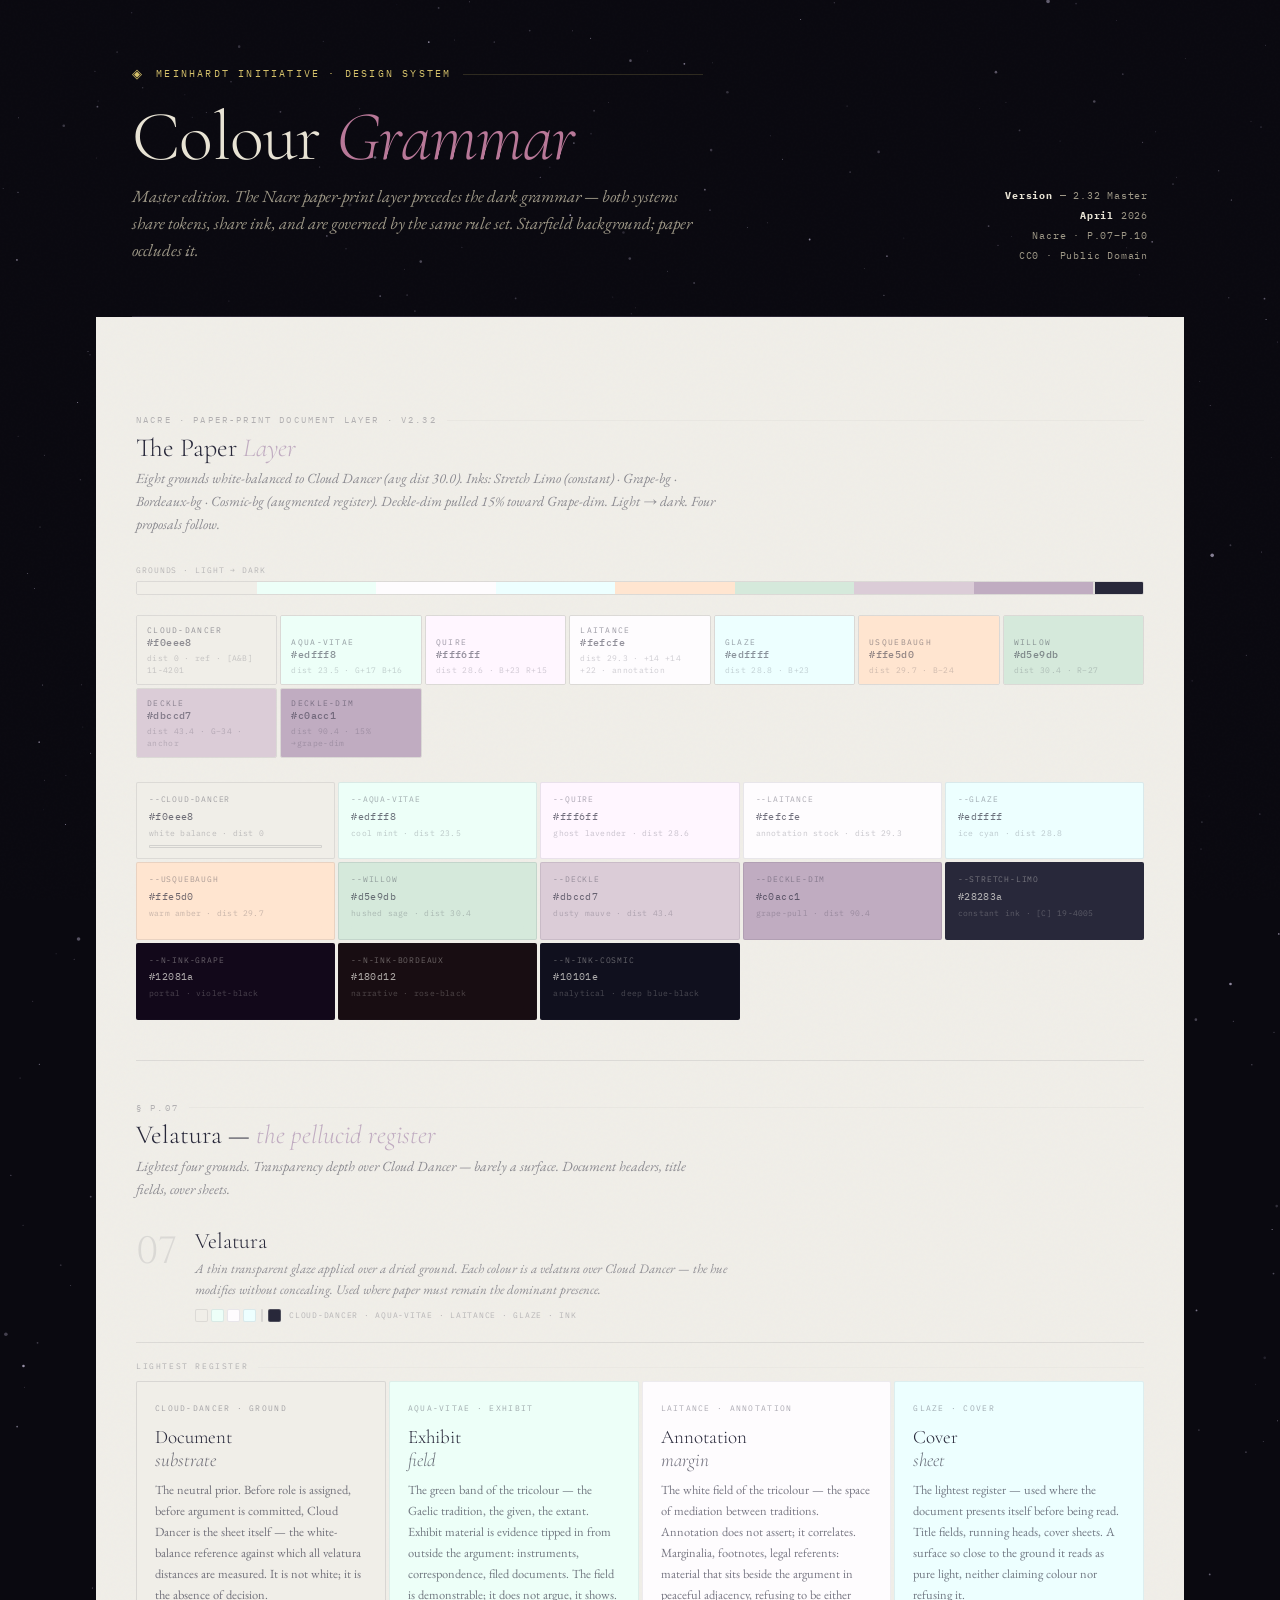
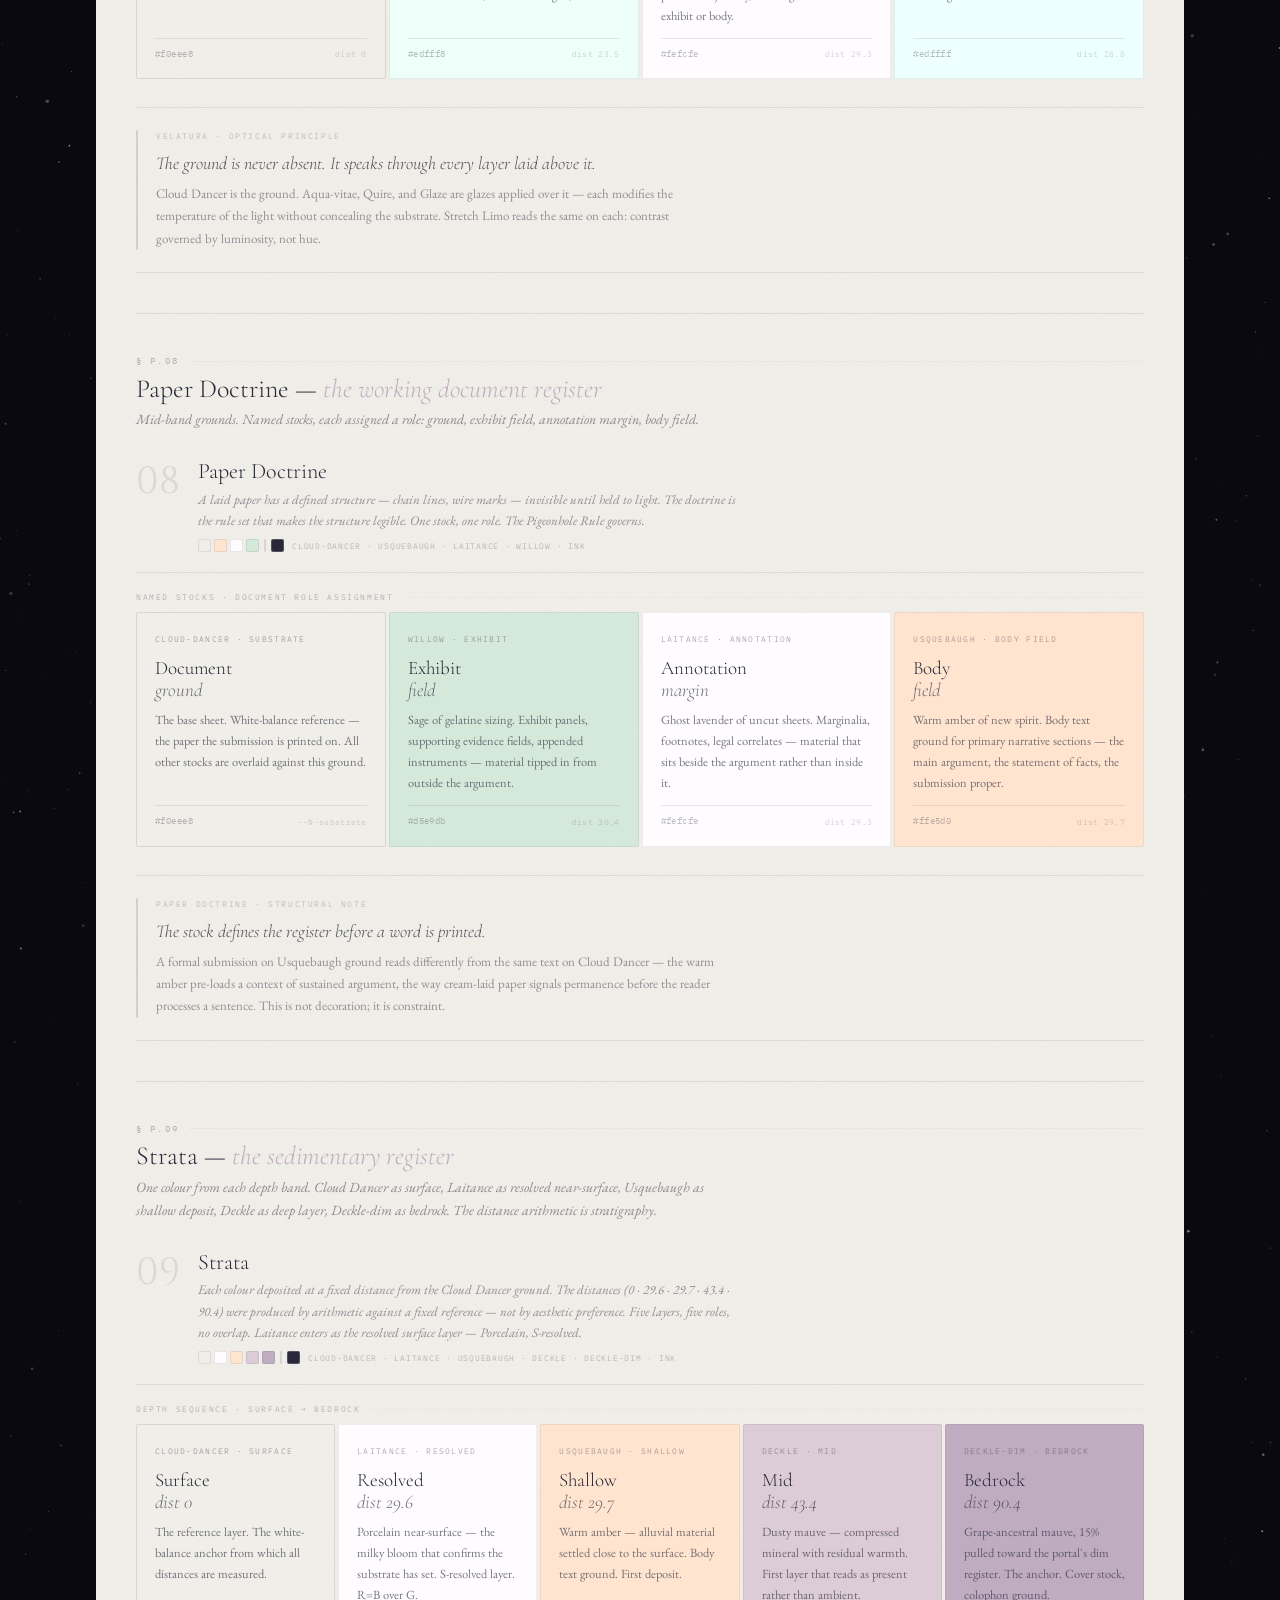
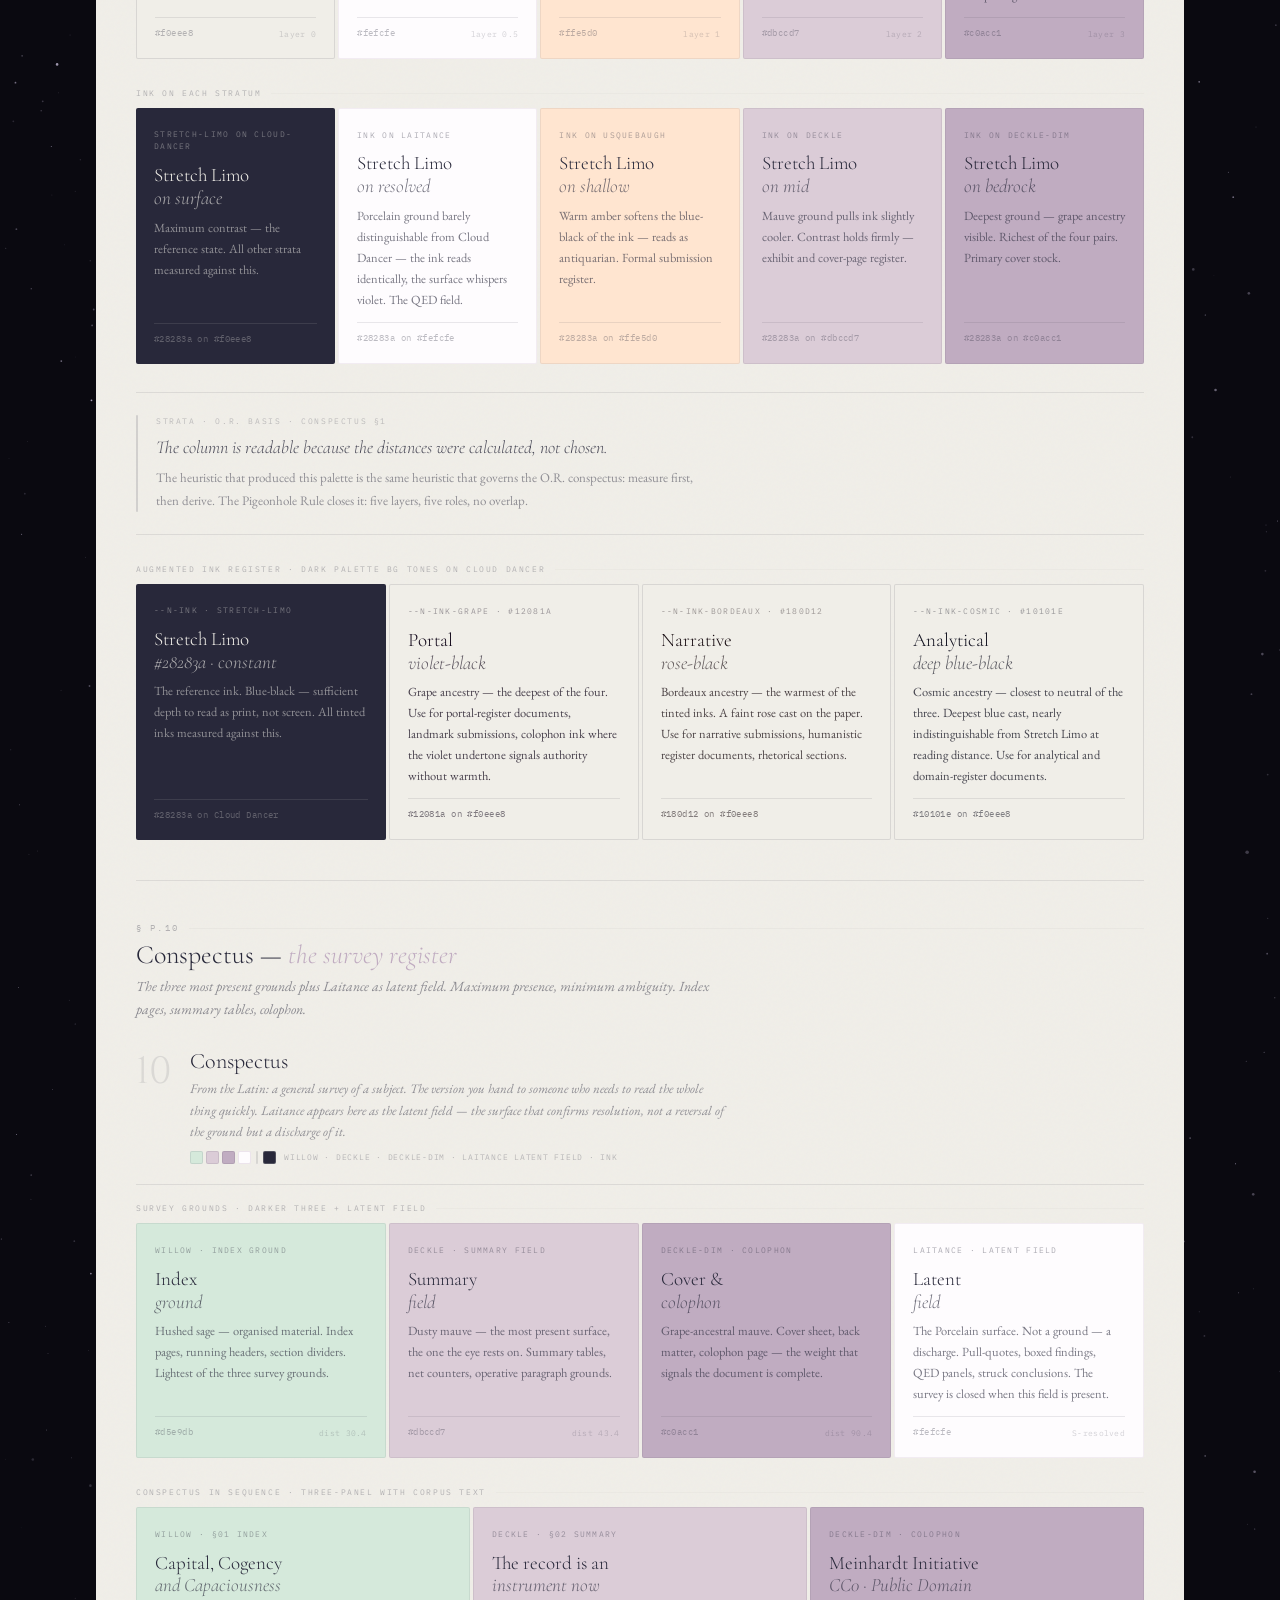
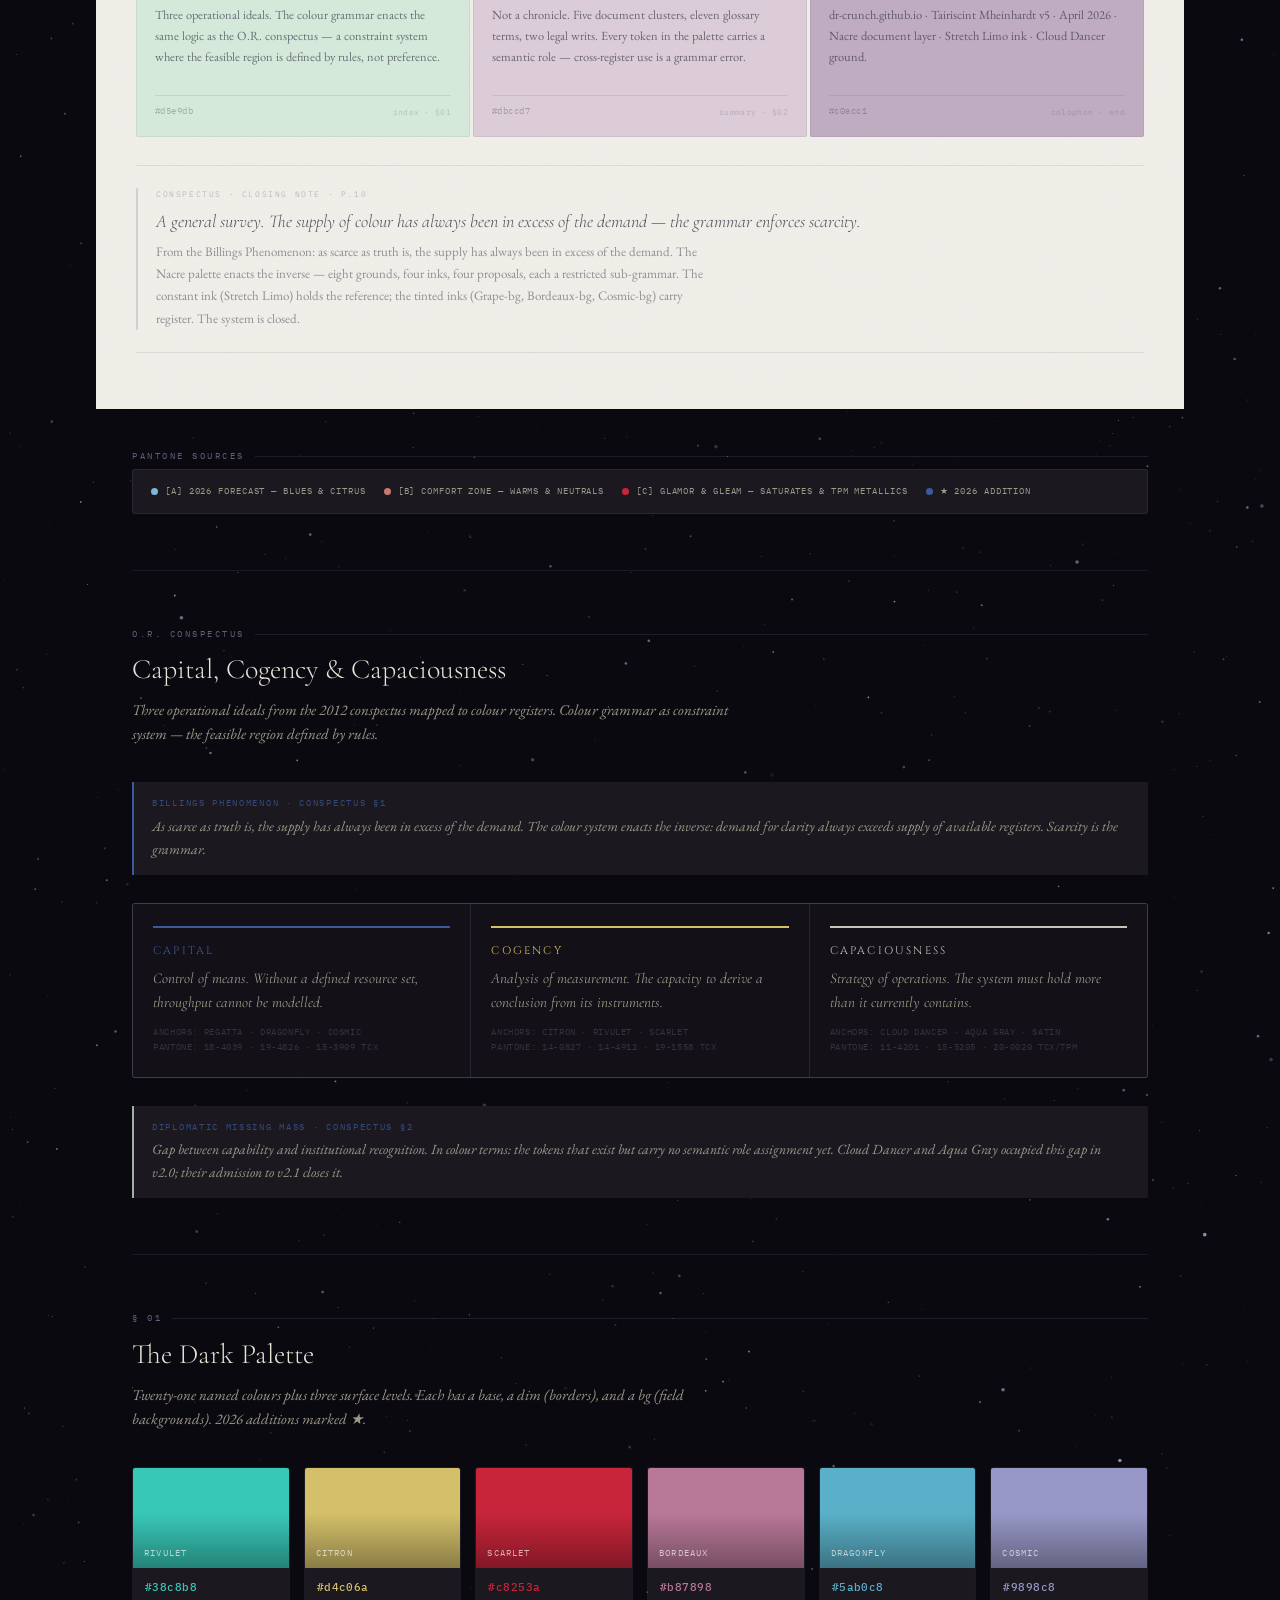
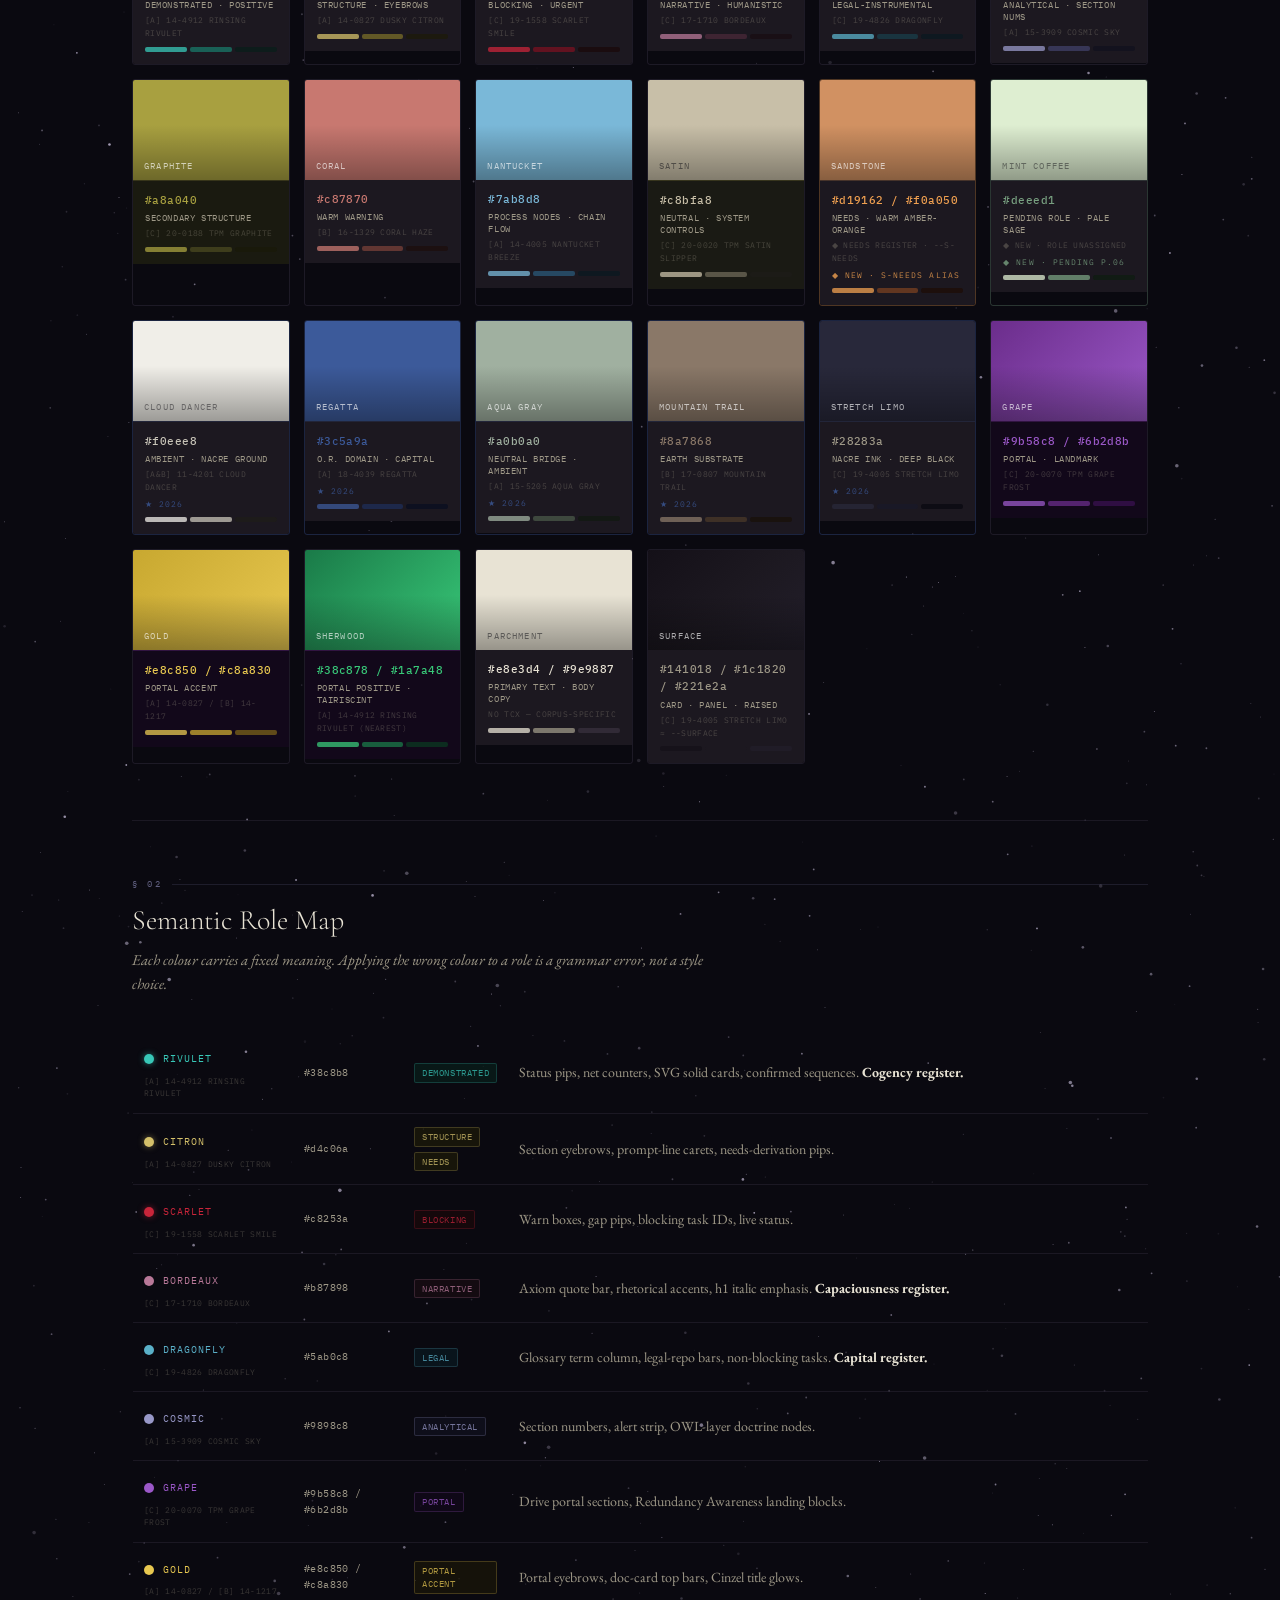
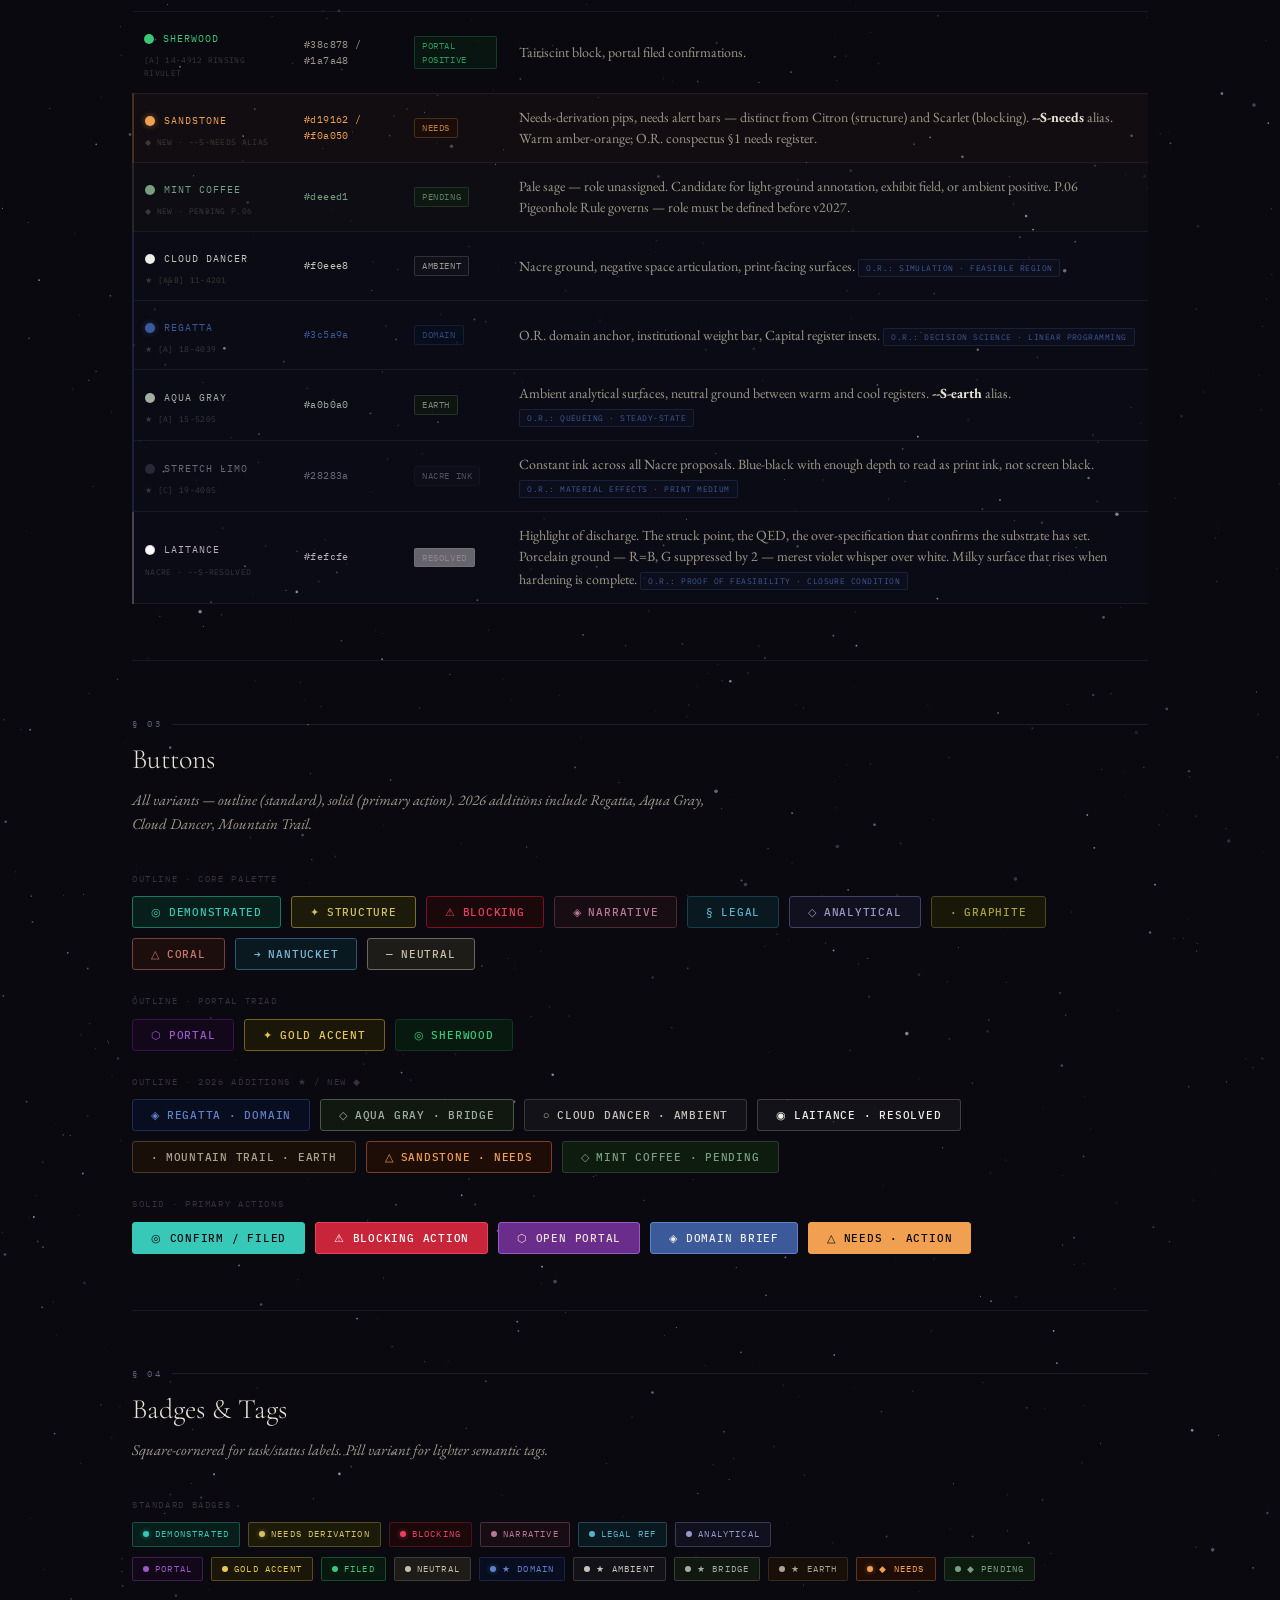
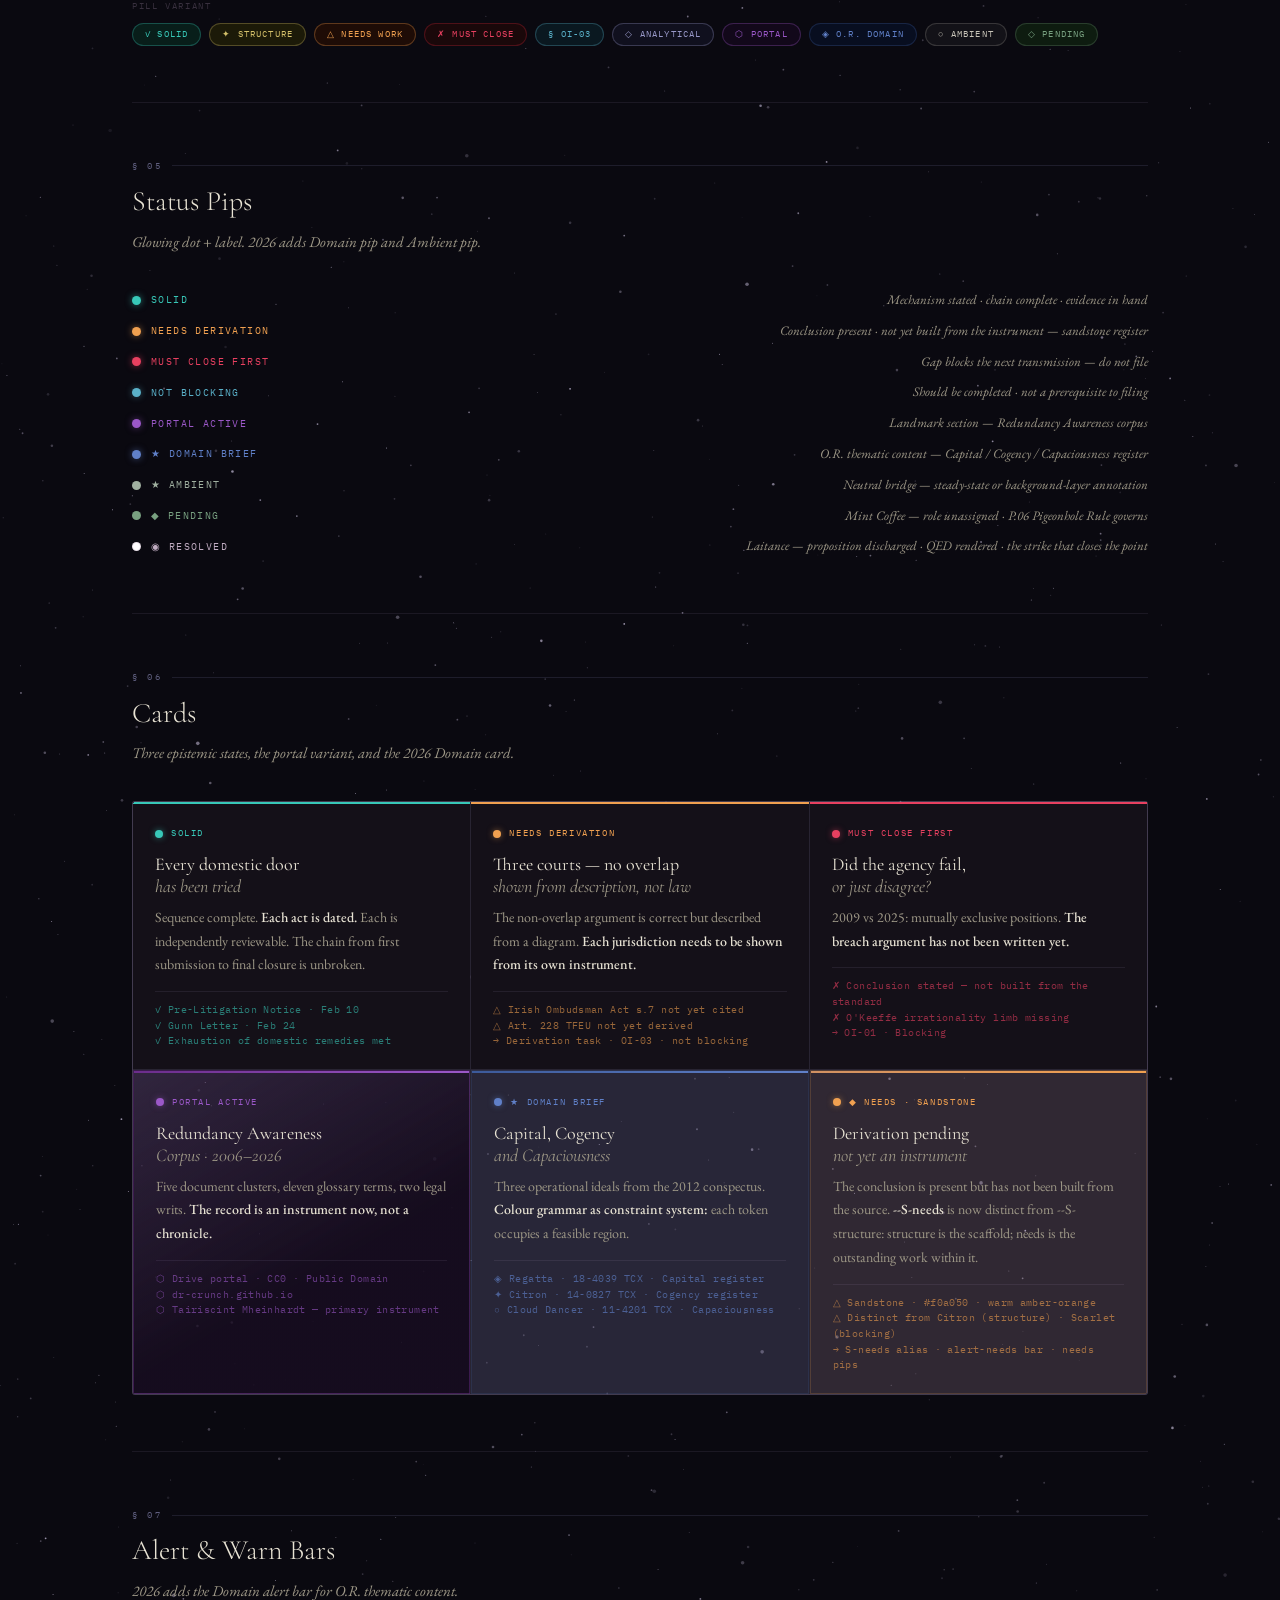
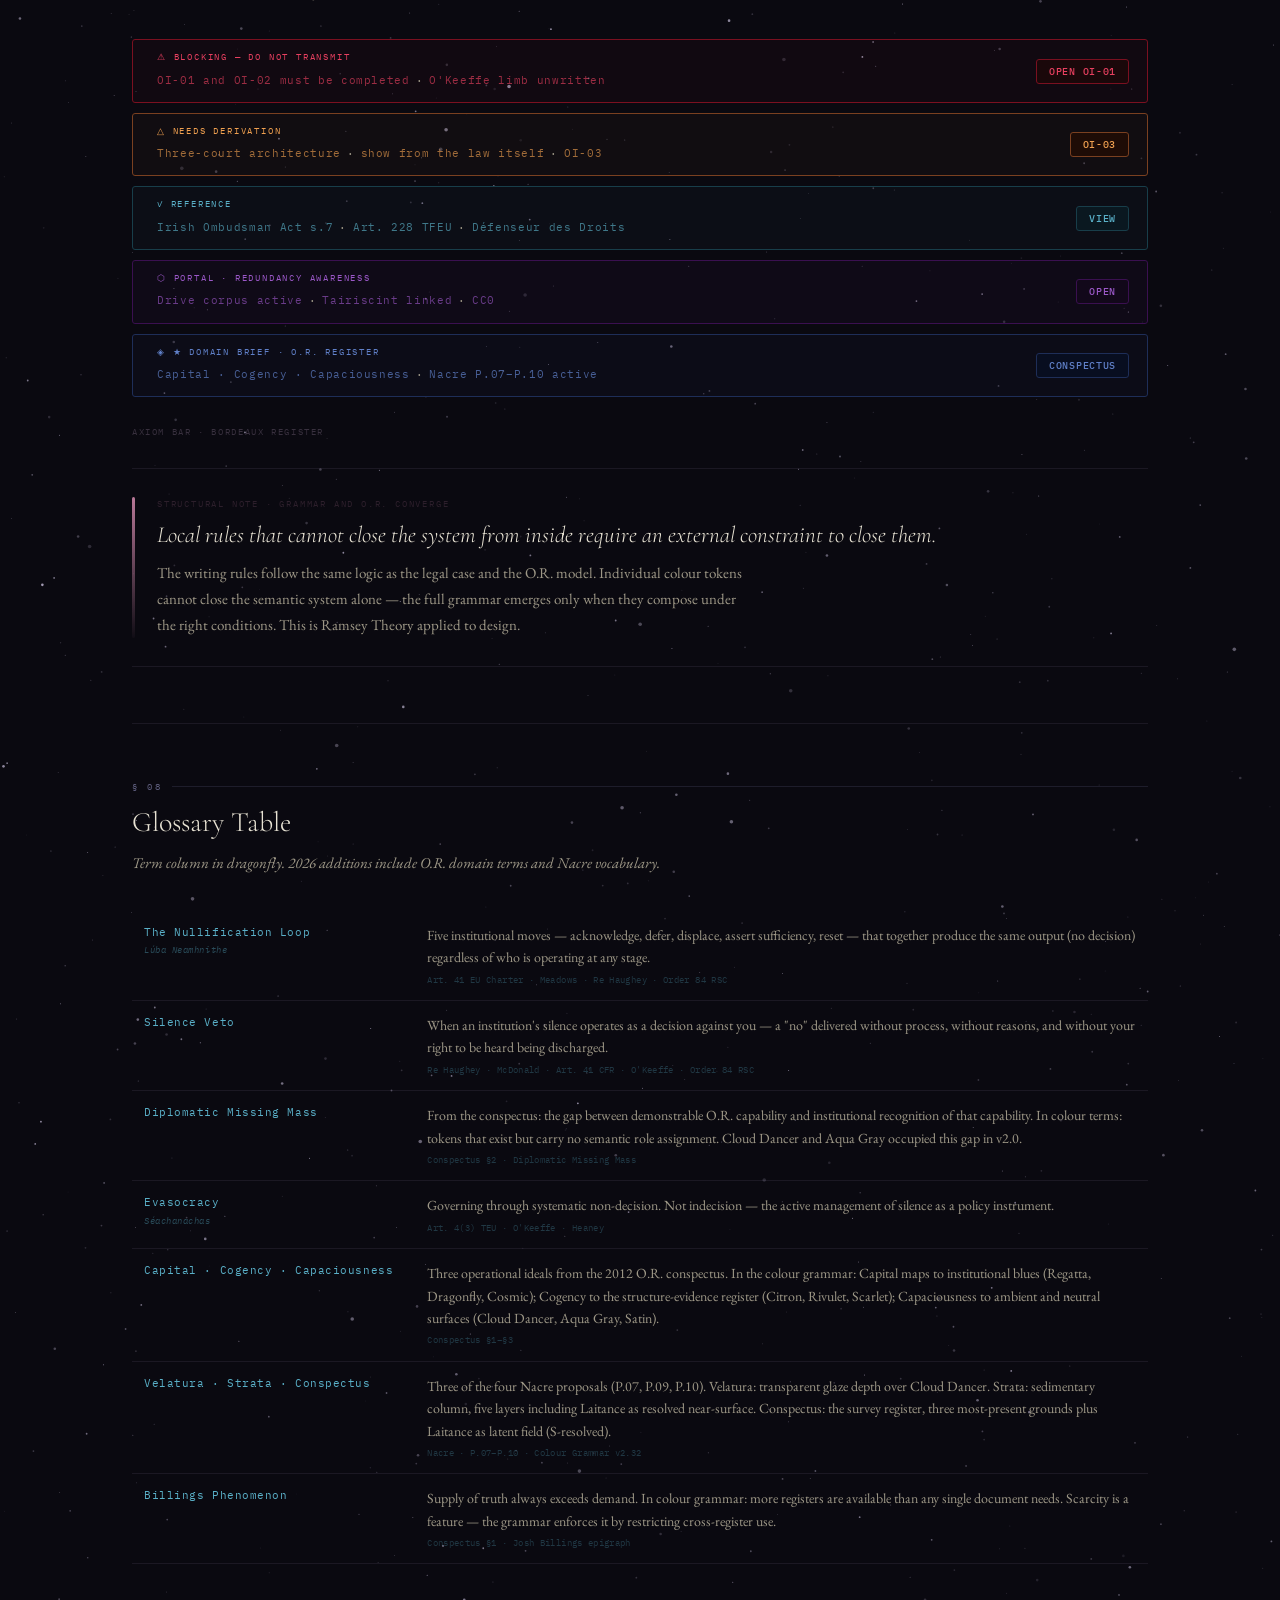
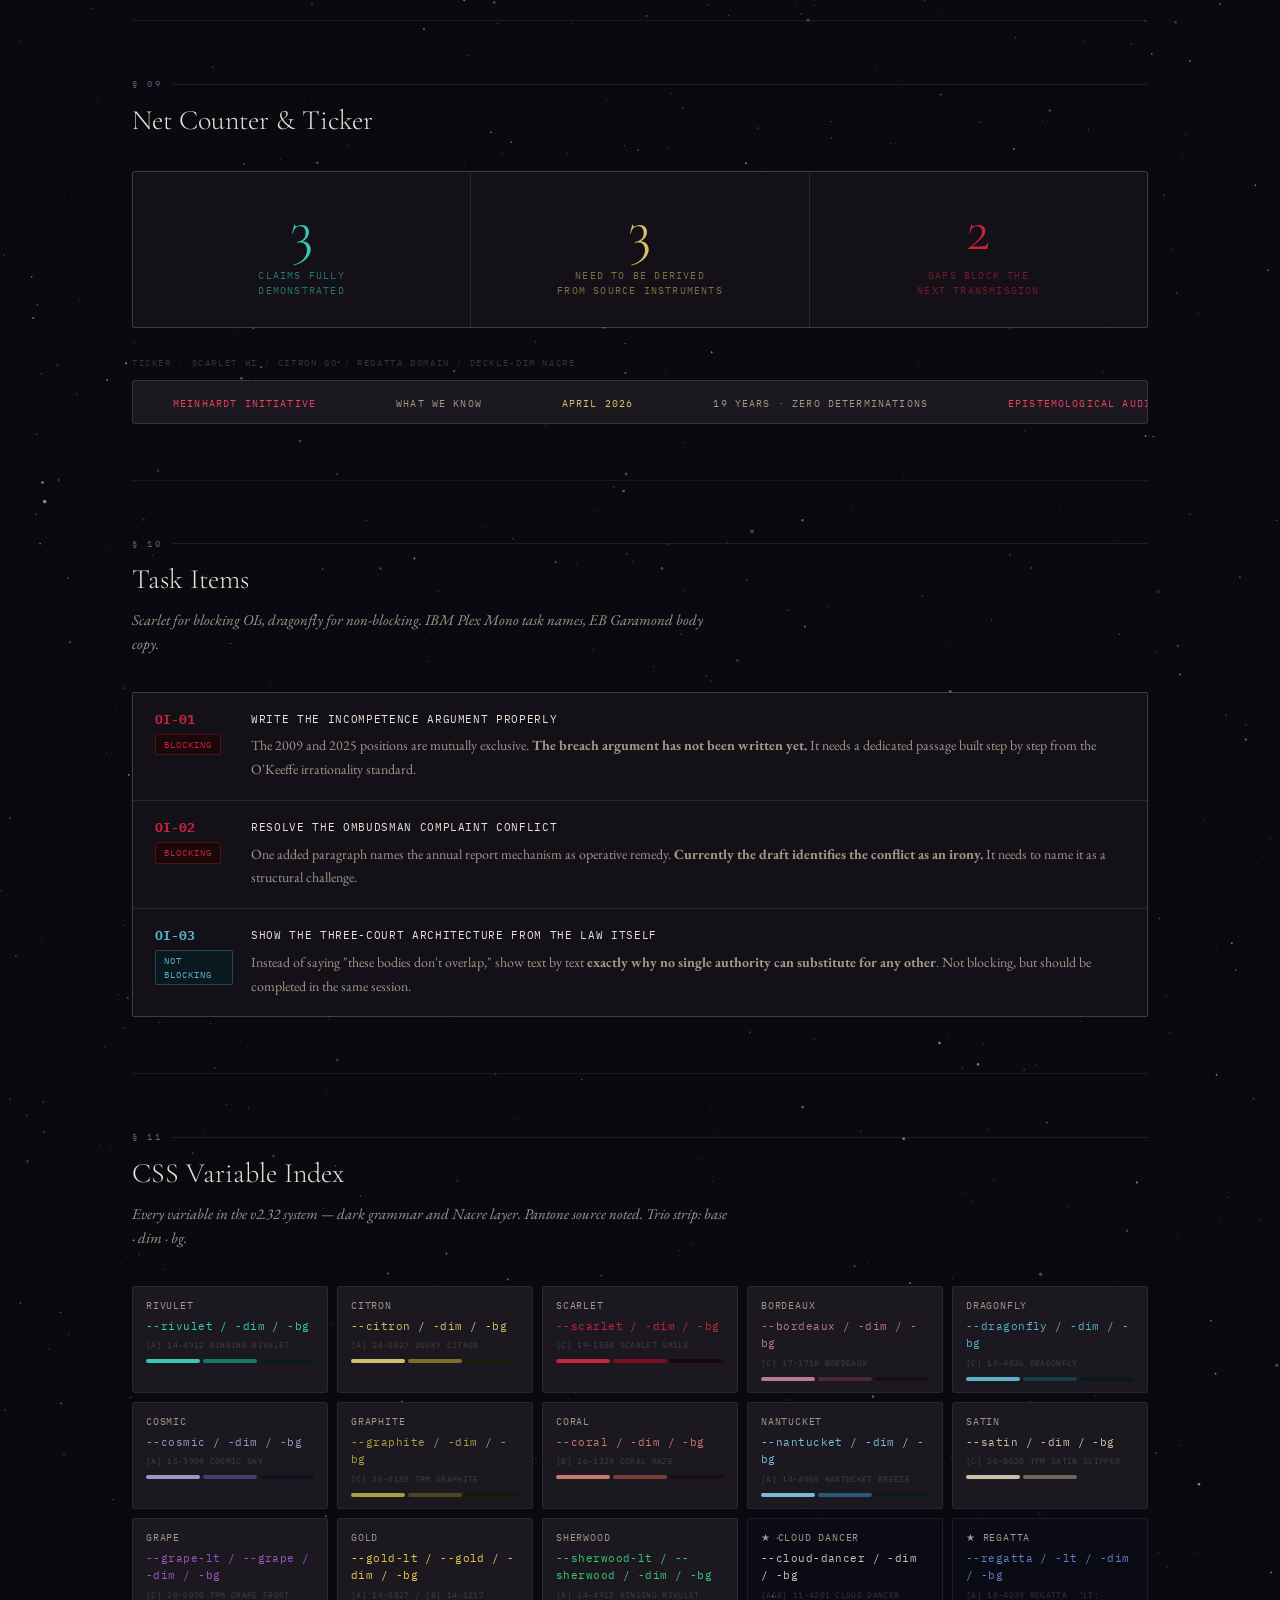
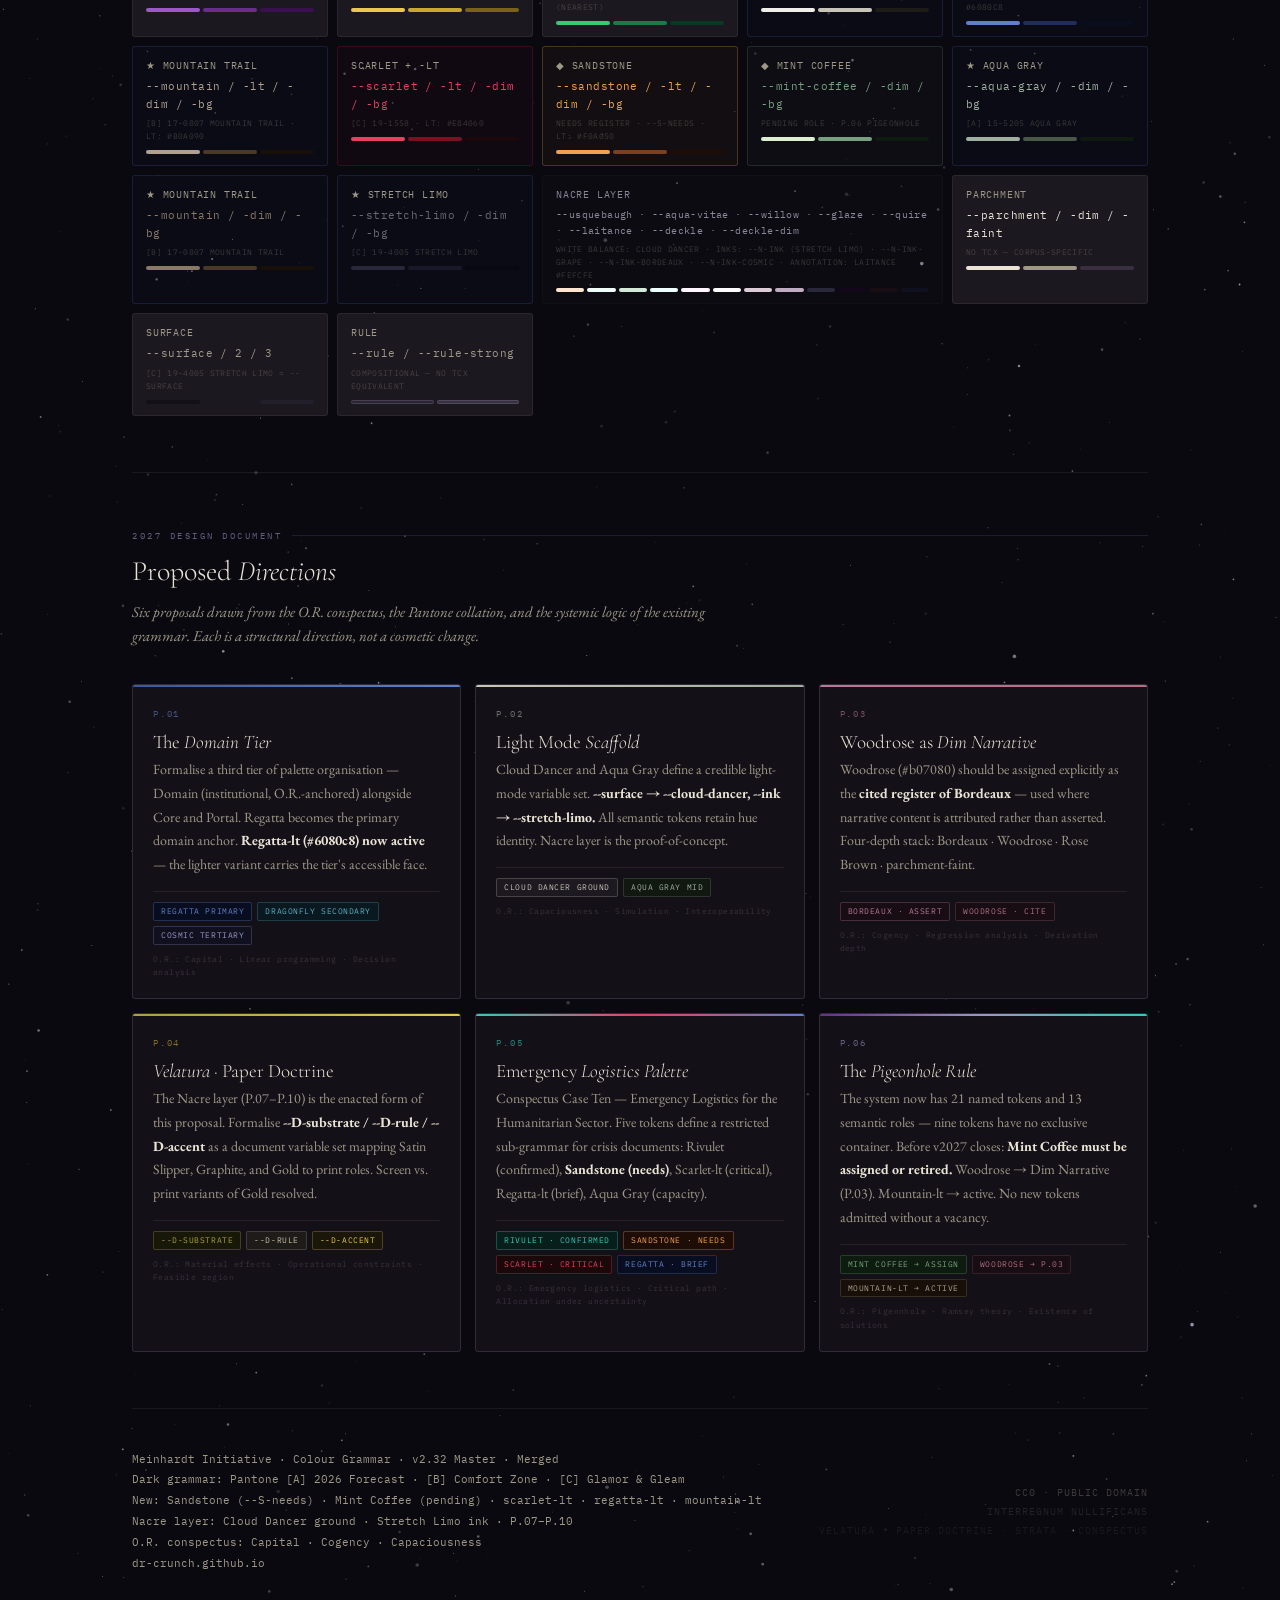
<file: colour-grammar-master.html>
<!DOCTYPE html>
<html lang="en">
<head>
<meta charset="UTF-8">
<meta name="viewport" content="width=device-width, initial-scale=1.0">

<!-- Open Graph / Facebook, LinkedIn, Discord, etc. -->
<meta property="og:title" content="Meinhardt Website Design Specification 2.32" />
<meta property="og:description" content="Pre-litigation public evidentiary record on the 19-year administrative non-decision by the Irish State under the Meinhardt Initiative. EU Council Presidency deadline: 1 July 2026." />
<meta property="og:type" content="website" />
<meta property="og:url" content="https://dr-crunch.github.io/web-portal/colour-grammar-master.html" />
<meta property="og:site_name" content="Meinhardt Website Design Specification 2.32" />
<meta property="og:image" content="https://dr-crunch.github.io/web-portal/og-colour-grammar.jpg" />
<meta property="og:image:width" content="1200" />
<meta property="og:image:height" content="630" />

<!-- Twitter / X Cards -->
<meta name="twitter:card" content="summary_large_image" />
<meta name="twitter:title" content="Meinhardt Website Design Specification 2.32" />
<meta name="twitter:description" content="Style Guide for the Meinhardt Initiative website." />
<meta name="twitter:image" content="https://dr-crunch.github.io/web-portal/og-colour-grammar.jpg" />

<!-- SEO -->
<meta name="description" content="Meinhardt Initiative / Website Design Document" />

<title>Design Specification — Meinhardt Initiative</title>
<link rel="preconnect" href="https://fonts.googleapis.com">
<link href="https://fonts.googleapis.com/css2?family=Cormorant+Garamond:ital,wght@0,300;0,400;0,500;0,600;1,300;1,400&family=IBM+Plex+Mono:wght@300;400;500&family=EB+Garamond:ital,wght@0,400;0,500;1,400&family=Cinzel:wght@400;500;700&display=swap" rel="stylesheet">
<style>
/* ═══════════════════════════════════════════════════
   TOKENS — v2.32 Master
   [A] 2026 Forecast · [B] Comfort Zone · [C] Glamor & Gleam
═══════════════════════════════════════════════════ */
:root {
  --ink:             #0a0910;
  --surface:         #141018;
  --surface2:        #1c1820;
  --surface3:        #221e2a;
  --rule:            rgba(200,180,230,0.09);
  --rule-strong:     rgba(200,180,230,0.16);
  --parchment:       #e8e3d4;
  --parchment-dim:   #9e9887;
  --parchment-faint: #38303e;

  --rivulet:     #38c8b8; --rivulet-dim:   #187868; --rivulet-bg:   #081e1a;
  --citron:      #d4c06a; --citron-dim:    #7a6e28; --citron-bg:    #1c1a08;
  --scarlet:     #c8253a; --scarlet-lt:    #e84060; --scarlet-dim:  #7a1020; --scarlet-bg:  #1a080a;
  --bordeaux:    #b87898; --bordeaux-dim:  #4a2838; --bordeaux-bg:  #180d12;
  --dragonfly:   #5ab0c8; --dragonfly-dim: #183e4a; --dragonfly-bg: #0a1820;
  --cosmic:      #9898c8; --cosmic-dim:    #404068; --cosmic-bg:    #10101e;
  --graphite:    #a8a040; --graphite-dim:  #4a4820; --graphite-bg:  #181808;
  --coral:       #c87870; --coral-dim:     #784038; --coral-bg:     #1c0e0c;
  --nantucket:   #7ab8d8; --nantucket-dim: #2a5878; --nantucket-bg: #0a1820;
  --satin:       #c8bfa8; --satin-dim:     #6e6858; --satin-bg:     #1e1c18;
  /* Sandstone · Needs register · warm amber-orange */
  --sandstone:   #d19162; --sandstone-lt:  #f0a050; --sandstone-dim: #7a4020; --sandstone-bg: #1e0c06;
  /* Mint Coffee · pending role · pale sage */
  --mint-coffee: #deeed1; --mint-coffee-dim:#78a080; --mint-coffee-bg:#0e1c10;
  --grape:       #6b2d8b; --grape-lt:      #9b58c8; --grape-dim:    #3a1050; --grape-bg: #12081a;
  --gold:        #c8a830; --gold-lt:       #e8c850; --gold-dim:     #7a6218; --gold-bg:  #1a1608;
  --sherwood:    #1a7a48; --sherwood-lt:   #38c878; --sherwood-dim: #0a3820; --sherwood-bg:#081a10;
  --cloud-dancer:#f0eee8; --cloud-dancer-dim:#c8c4b8; --cloud-dancer-bg:#1e1c18;
  --aqua-gray:   #a0b0a0; --aqua-gray-dim: #4a5848; --aqua-gray-bg: #101810;
  --regatta:     #3c5a9a; --regatta-lt:    #6080c8; --regatta-dim:  #1e2e58; --regatta-bg:  #080e20;
  --woodrose:    #b07080; --woodrose-dim:  #502838; --woodrose-bg:  #180d12;
  --mountain:    #8a7868; --mountain-lt:   #b0a090; --mountain-dim: #4a3828; --mountain-bg: #181008;
  --stretch-limo:#28283a; --stretch-limo-dim:#181828; --stretch-limo-bg:#080810;

  /* NACRE — paper-print document layer */
  --usquebaugh:    #ffe5d0;
  --aqua-vitae:    #edfff8;
  --willow:        #d5e9db;
  --glaze:         #edffff;
  --quire:         #fff6ff;
  --laitance:      #fefcfe;  /* annotation · S-resolved · dist 29.3 · +14 +14 +22 · Porcelain */
  --deckle:        #dbccd7;
  --deckle-dim:    #c0acc1;

  /* NACRE — augmented ink register · drawn from dark palette bg tones */
  --N-ink:         var(--stretch-limo);   /* #28283a · constant · blue-black */
  --N-ink-grape:   var(--grape-bg);       /* #12081a · portal · violet-black */
  --N-ink-bordeaux:var(--bordeaux-bg);    /* #180d12 · narrative · rose-black */
  --N-ink-cosmic:  var(--cosmic-bg);      /* #10101e · analytical · deep blue-black */

  --S-demonstrated: var(--rivulet);
  --S-structure:    var(--citron);
  --S-needs:        var(--sandstone-lt);
  --S-blocking:     var(--scarlet);
  --S-narrative:    var(--bordeaux);
  --S-legal:        var(--dragonfly);
  --S-analytical:   var(--cosmic);
  --S-neutral:      var(--satin);
  --S-portal:       var(--grape-lt);
  --S-ambient:      var(--cloud-dancer);
  --S-domain:       var(--regatta);
  --S-earth:        var(--aqua-gray);
  --S-resolved:     var(--laitance);
}

/* ═══════════════════════════════════════════════════
   RESET & BASE
═══════════════════════════════════════════════════ */
*,*::before,*::after{box-sizing:border-box;margin:0;padding:0;}
html{scroll-behavior:smooth;}
body{
  background:var(--ink);
  color:var(--parchment);
  font-family:'Cormorant Garamond',Georgia,serif;
  font-size:17px;line-height:1.6;
  min-height:100vh;overflow-x:hidden;
}

/* ── Starfield ── */
#starfield{
  position:fixed;inset:0;z-index:0;
  pointer-events:none;
}

/* ── Grain ── */
body::before{
  content:'';position:fixed;inset:0;z-index:1;
  background-image:url("data:image/svg+xml,%3Csvg viewBox='0 0 512 512' xmlns='http://www.w3.org/2000/svg'%3E%3Cfilter id='n'%3E%3CfeTurbulence type='fractalNoise' baseFrequency='0.75' numOctaves='4' stitchTiles='stitch'/%3E%3C/filter%3E%3Crect width='100%25' height='100%25' filter='url(%23n)' opacity='0.04'/%3E%3C/svg%3E");
  pointer-events:none;opacity:0.35;
}

.page{position:relative;z-index:2;max-width:1080px;margin:0 auto;padding:0 32px 80px;}

/* ═══════════════════════════════════════════════════
   NACRE SHELL — paper zone, occludes starfield
═══════════════════════════════════════════════════ */
.nacre-zone{
  position:relative;z-index:3;
  background:var(--cloud-dancer);
  padding:56px 36px 56px;
  margin:0 -36px;
}
.nacre-zone::before{
  content:'';position:absolute;inset:0;
  background-image:url("data:image/svg+xml,%3Csvg viewBox='0 0 400 400' xmlns='http://www.w3.org/2000/svg'%3E%3Cfilter id='n'%3E%3CfeTurbulence type='fractalNoise' baseFrequency='0.85' numOctaves='4' stitchTiles='stitch'/%3E%3C/filter%3E%3Crect width='100%25' height='100%25' filter='url(%23n)' opacity='0.03'/%3E%3C/svg%3E");
  pointer-events:none;opacity:0.7;
}
.nacre-zone>.nz-inner{position:relative;z-index:1;max-width:1008px;margin:0 auto;}



/* ═══════════════════════════════════════════════════
   HEADER
═══════════════════════════════════════════════════ */
.ds-header{
  padding:64px 0 52px;
  border-bottom:1px solid var(--rule-strong);
  display:grid;grid-template-columns:1fr auto;
  align-items:end;gap:24px;
}
.ds-eyebrow{
  font-family:'IBM Plex Mono',monospace;
  font-size:10px;letter-spacing:.22em;text-transform:uppercase;
  color:var(--citron);margin-bottom:16px;
  display:flex;align-items:center;gap:12px;
}
.ds-eyebrow::before{content:'◈';font-size:13px;}
.ds-eyebrow::after{content:'';flex:1;height:1px;background:var(--citron);opacity:.18;max-width:240px;}
.ds-h1{
  font-family:'Cormorant Garamond',serif;font-weight:300;
  font-size:clamp(38px,5.5vw,72px);line-height:1.02;letter-spacing:-.01em;
  color:var(--parchment);
}
.ds-h1 em{font-style:italic;color:var(--bordeaux);}
.ds-sub{
  font-family:'EB Garamond',serif;font-size:17px;font-style:italic;
  color:var(--parchment-dim);margin-top:10px;line-height:1.6;max-width:560px;
}
.ds-meta{text-align:right;display:flex;flex-direction:column;gap:4px;align-items:flex-end;}
.ds-meta-item{font-family:'IBM Plex Mono',monospace;font-size:10px;letter-spacing:.08em;color:var(--parchment-dim);}
.ds-meta-item strong{color:var(--parchment);}

/* ═══════════════════════════════════════════════════
   DARK SECTION SCAFFOLDING
═══════════════════════════════════════════════════ */
.ds-section{padding:56px 0 0;}
.ds-section+.ds-section{border-top:1px solid var(--rule);margin-top:56px;}
.ds-section-label{
  font-family:'IBM Plex Mono',monospace;font-size:9px;letter-spacing:.28em;
  text-transform:uppercase;color:var(--cosmic);opacity:.6;margin-bottom:6px;
  display:flex;align-items:center;gap:10px;
}
.ds-section-label::after{content:'';flex:1;height:1px;background:currentColor;opacity:.25;}
.ds-section-title{
  font-family:'Cormorant Garamond',serif;font-weight:300;font-size:28px;
  color:var(--parchment);margin-bottom:6px;
}
.ds-section-sub{
  font-family:'EB Garamond',serif;font-size:15px;font-style:italic;
  color:var(--parchment-dim);margin-bottom:36px;max-width:600px;
}
.or-inset{
  background:var(--surface2);border-left:2px solid var(--regatta);
  padding:14px 20px 14px 18px;margin-bottom:28px;border-radius:0 2px 2px 0;
}
.or-inset-label{
  font-family:'IBM Plex Mono',monospace;font-size:8.5px;letter-spacing:.2em;
  text-transform:uppercase;color:var(--regatta);margin-bottom:5px;opacity:.75;
}
.or-inset-text{
  font-family:'EB Garamond',serif;font-size:14px;font-style:italic;
  color:var(--parchment-dim);line-height:1.65;
}

/* ═══════════════════════════════════════════════════
   NACRE — light section scaffolding
═══════════════════════════════════════════════════ */
.nz-section{padding:40px 0 0;}
.nz-section+.nz-section{border-top:0.5px solid rgba(40,40,58,.1);margin-top:40px;}
.nz-eyebrow{
  font-family:'IBM Plex Mono',monospace;font-size:9px;letter-spacing:.24em;
  text-transform:uppercase;color:var(--stretch-limo);opacity:.3;
  margin-bottom:6px;display:flex;align-items:center;gap:10px;
}
.nz-eyebrow::after{content:'';flex:1;height:1px;background:var(--stretch-limo);opacity:.12;}
.nz-title{
  font-family:'Cormorant Garamond',serif;font-weight:300;font-size:26px;
  color:var(--stretch-limo);margin-bottom:5px;line-height:1.1;
}
.nz-title em{font-style:italic;color:var(--deckle-dim);}
.nz-sub{
  font-family:'EB Garamond',serif;font-size:14px;font-style:italic;
  color:var(--stretch-limo);opacity:.5;margin-bottom:28px;max-width:580px;line-height:1.65;
}

/* ═══════════════════════════════════════════════════
   NACRE SWATCHES
═══════════════════════════════════════════════════ */
.nacre-swatch-grid{
  display:grid;grid-template-columns:repeat(auto-fill,minmax(130px,1fr));
  gap:3px;margin-bottom:24px;
}
.nacre-swatch{border-radius:2px;overflow:hidden;border:0.5px solid rgba(40,40,58,.1);}
.nacre-chip{
  height:68px;display:flex;flex-direction:column;justify-content:flex-end;
  padding:8px 10px;
}
.nacre-chip-name{
  font-family:'IBM Plex Mono',monospace;font-size:8px;letter-spacing:.16em;
  text-transform:uppercase;color:var(--stretch-limo);opacity:.45;line-height:1.3;
}
.nacre-chip-hex{
  font-family:'IBM Plex Mono',monospace;font-size:10px;letter-spacing:.04em;
  font-weight:500;color:var(--stretch-limo);opacity:.5;
}
.nacre-chip-dist{
  font-family:'IBM Plex Mono',monospace;font-size:7.5px;letter-spacing:.04em;
  color:var(--stretch-limo);opacity:.22;margin-top:1px;
}

/* ═══════════════════════════════════════════════════
   NACRE PROPOSAL CARDS
═══════════════════════════════════════════════════ */
.pcard-grid{display:grid;gap:3px;}
.pcard-grid-4{grid-template-columns:repeat(4,minmax(0,1fr));}
.pcard-grid-3{grid-template-columns:repeat(3,minmax(0,1fr));}
.pcard-grid-5{grid-template-columns:repeat(5,minmax(0,1fr));}

.pcard{
  padding:20px 18px 18px;display:flex;flex-direction:column;
  justify-content:space-between;min-height:206px;border-radius:2px;
  border:0.5px solid rgba(40,40,58,.08);
}
.pcard-token{
  font-family:'IBM Plex Mono',monospace;font-size:8px;letter-spacing:.16em;
  text-transform:uppercase;color:var(--stretch-limo);opacity:.38;margin-bottom:11px;
}
.pcard-heading{
  font-family:'Cormorant Garamond',serif;font-weight:300;font-size:19px;
  line-height:1.2;color:var(--stretch-limo);margin-bottom:7px;
}
.pcard-heading em{font-style:italic;opacity:.65;}
.pcard-body{
  font-family:'EB Garamond',serif;font-size:12.5px;line-height:1.68;
  color:var(--stretch-limo);opacity:.62;flex:1;margin-bottom:12px;
}
.pcard-foot{
  display:flex;justify-content:space-between;align-items:flex-end;
  border-top:0.5px solid rgba(40,40,58,.1);padding-top:8px;margin-top:auto;
}
.pcard-hex{font-family:'IBM Plex Mono',monospace;font-size:8.5px;letter-spacing:.05em;color:var(--stretch-limo);opacity:.3;}
.pcard-dist{font-family:'IBM Plex Mono',monospace;font-size:7.5px;letter-spacing:.04em;color:var(--stretch-limo);opacity:.2;}

.pcard-ink{
  background:var(--stretch-limo);padding:20px 18px 18px;
  display:flex;flex-direction:column;justify-content:space-between;
  min-height:206px;border-radius:2px;
}
.pcard-ink-label{font-family:'IBM Plex Mono',monospace;font-size:8px;letter-spacing:.16em;text-transform:uppercase;color:var(--cloud-dancer);opacity:.38;margin-bottom:11px;}
.pcard-ink-heading{font-family:'Cormorant Garamond',serif;font-weight:300;font-size:19px;line-height:1.2;color:var(--cloud-dancer);margin-bottom:7px;}
.pcard-ink-heading em{font-style:italic;opacity:.65;}
.pcard-ink-body{font-family:'EB Garamond',serif;font-size:12.5px;line-height:1.68;color:var(--cloud-dancer);opacity:.52;flex:1;margin-bottom:12px;}
.pcard-ink-foot{display:flex;justify-content:space-between;border-top:0.5px solid rgba(240,238,232,.1);padding-top:8px;margin-top:auto;}
.pcard-ink-hex{font-family:'IBM Plex Mono',monospace;font-size:8.5px;letter-spacing:.05em;color:var(--cloud-dancer);opacity:.28;}

.proposal-n{font-family:'Cinzel',serif;font-size:38px;font-weight:400;line-height:1;color:var(--stretch-limo);opacity:.1;flex-shrink:0;padding-top:4px;}
.proposal-header{display:grid;grid-template-columns:auto 1fr;gap:18px;margin-bottom:20px;align-items:start;}
.proposal-title{font-family:'Cormorant Garamond',serif;font-weight:300;font-size:22px;color:var(--stretch-limo);line-height:1.15;}
.proposal-title em{font-style:italic;color:var(--deckle-dim);}
.proposal-desc{font-family:'EB Garamond',serif;font-size:13px;font-style:italic;color:var(--stretch-limo);opacity:.48;line-height:1.65;max-width:540px;margin-top:4px;}
.proposal-grounds{display:flex;gap:3px;margin-top:8px;align-items:center;}
.proposal-pip{width:13px;height:13px;border-radius:2px;flex-shrink:0;border:0.5px solid rgba(40,40,58,.1);}
.proposal-pip-sep{width:2px;height:13px;background:rgba(40,40,58,.12);border-radius:1px;margin:0 2px;}
.proposal-ground-label{font-family:'IBM Plex Mono',monospace;font-size:7.5px;letter-spacing:.1em;text-transform:uppercase;color:var(--stretch-limo);opacity:.28;margin-left:5px;}
.proposal-rule{height:0.5px;background:rgba(40,40,58,.1);margin-bottom:18px;}
.pb-label{font-family:'IBM Plex Mono',monospace;font-size:8px;letter-spacing:.2em;text-transform:uppercase;color:var(--stretch-limo);opacity:.3;margin-bottom:8px;display:flex;align-items:center;gap:10px;}
.pb-label::after{content:'';flex:1;height:0.5px;background:var(--stretch-limo);opacity:.08;}
.pb{margin-bottom:28px;}

.nacre-axiom{
  display:grid;grid-template-columns:2px 1fr;gap:18px;
  padding:22px 0;
  border-top:0.5px solid rgba(40,40,58,.1);
  border-bottom:0.5px solid rgba(40,40,58,.1);
  margin:24px 0 0;
}
.nacre-axiom-rule{border-radius:2px;background:rgba(40,40,58,.15);}
.nacre-axiom-body{display:flex;flex-direction:column;gap:7px;}
.nacre-axiom-tag{font-family:'IBM Plex Mono',monospace;font-size:8px;letter-spacing:.2em;text-transform:uppercase;color:var(--stretch-limo);opacity:.25;}
.nacre-axiom-quote{font-family:'Cormorant Garamond',serif;font-size:18px;font-weight:300;font-style:italic;color:var(--stretch-limo);line-height:1.45;opacity:.8;}
.nacre-axiom-plain{font-family:'EB Garamond',serif;font-size:13px;color:var(--stretch-limo);opacity:.48;line-height:1.72;max-width:560px;}

/* nacre key strip */
.nz-key{display:flex;gap:0;margin-bottom:20px;border:0.5px solid rgba(40,40,58,.1);border-radius:2px;overflow:hidden;}
.nz-key-chip{flex:1;height:12px;}
.nz-key-sep{width:2px;background:rgba(40,40,58,.08);flex-shrink:0;}
.nz-key-label{font-family:'IBM Plex Mono',monospace;font-size:7.5px;letter-spacing:.12em;text-transform:uppercase;color:var(--stretch-limo);opacity:.28;margin-bottom:5px;}

/* nacre token strip */
.nacre-token-strip{display:grid;grid-template-columns:repeat(auto-fill,minmax(175px,1fr));gap:3px;margin-top:16px;}
.nacre-token-item{padding:10px 12px;border-radius:2px;border:0.5px solid rgba(40,40,58,.1);display:flex;flex-direction:column;gap:3px;}
.nacre-token-name{font-family:'IBM Plex Mono',monospace;font-size:8px;letter-spacing:.1em;text-transform:uppercase;color:var(--stretch-limo);opacity:.38;}
.nacre-token-value{font-family:'IBM Plex Mono',monospace;font-size:10px;letter-spacing:.04em;color:var(--stretch-limo);opacity:.65;}
.nacre-token-note{font-family:'IBM Plex Mono',monospace;font-size:7.5px;letter-spacing:.03em;color:var(--stretch-limo);opacity:.25;line-height:1.5;}
.nacre-trio{display:flex;gap:2px;margin-top:3px;}
.nacre-trio-chip{height:3px;flex:1;border-radius:1px;}

/* ═══════════════════════════════════════════════════
   DARK — §01 SWATCHES
═══════════════════════════════════════════════════ */
.swatch-grid{display:grid;grid-template-columns:repeat(auto-fill,minmax(148px,1fr));gap:14px;}
.swatch-card{border-radius:3px;overflow:hidden;border:1px solid rgba(200,180,230,0.1);transition:transform .2s,box-shadow .2s;cursor:default;}
.swatch-card:hover{transform:translateY(-4px);box-shadow:0 12px 32px rgba(0,0,0,.5);}
.swatch-chip{height:100px;position:relative;display:flex;align-items:flex-end;padding:9px 11px;}
.swatch-chip::after{content:'';position:absolute;inset:0;background:linear-gradient(to top,rgba(0,0,0,.35) 0%,transparent 55%);}
.swatch-name-on-chip{position:relative;z-index:1;font-family:'IBM Plex Mono',monospace;font-size:8.5px;letter-spacing:.14em;text-transform:uppercase;color:rgba(255,255,255,.65);line-height:1.3;}
.swatch-body{background:var(--surface2);padding:11px 12px 12px;}
.swatch-hex{font-family:'IBM Plex Mono',monospace;font-size:11px;font-weight:500;letter-spacing:.04em;margin-bottom:3px;}
.swatch-role{font-family:'IBM Plex Mono',monospace;font-size:8.5px;letter-spacing:.07em;color:var(--parchment-dim);line-height:1.4;text-transform:uppercase;}
.swatch-pantone{font-family:'IBM Plex Mono',monospace;font-size:8px;letter-spacing:.04em;color:rgba(158,152,135,.35);margin-top:3px;text-transform:uppercase;}
.swatch-new-badge{font-family:'IBM Plex Mono',monospace;font-size:7.5px;letter-spacing:.14em;text-transform:uppercase;color:var(--regatta);margin-top:4px;opacity:.8;}
.swatch-trio{display:flex;gap:3px;margin-top:7px;}
.swatch-trio-chip{height:5px;border-radius:2px;flex:1;opacity:.75;}
.swatch-new{border-color:rgba(60,90,154,.35);}
.swatch-new .swatch-body{border-top:1px solid rgba(60,90,154,.2);}
.swatch-sandstone-new{border-color:rgba(240,160,80,.3);}
.swatch-sandstone-new .swatch-body{border-top:1px solid rgba(240,160,80,.2);}
.swatch-mintcoffee-new{border-color:rgba(120,160,128,.3);}
.swatch-mintcoffee-new .swatch-body{border-top:1px solid rgba(120,160,128,.2);}
.swatch-portal .swatch-body{background:var(--grape-bg);border-top:1px solid rgba(107,45,139,.35);}
.swatch-metallic .swatch-body{background:#1a1a10;border-top:1px solid rgba(168,160,64,.2);}

/* ═══════════════════════════════════════════════════
   DARK — §02 ROLE TABLE
═══════════════════════════════════════════════════ */
.role-table{width:100%;border-collapse:collapse;}
.role-table tr{border-bottom:1px solid var(--rule);transition:background .18s;}
.role-table tr:hover{background:var(--surface2);}
.role-table td{padding:13px 11px;vertical-align:middle;}
.role-table td:first-child{width:160px;}
.role-table td:nth-child(2){width:110px;}
.role-table td:nth-child(3){width:90px;}
.role-pip{display:inline-flex;align-items:center;gap:9px;font-family:'IBM Plex Mono',monospace;font-size:10px;letter-spacing:.1em;text-transform:uppercase;}
.role-pip-dot{width:10px;height:10px;border-radius:50%;flex-shrink:0;}
.role-hex{font-family:'IBM Plex Mono',monospace;font-size:10px;letter-spacing:.04em;color:var(--parchment-dim);}
.role-pantone{font-family:'IBM Plex Mono',monospace;font-size:8px;letter-spacing:.04em;color:rgba(158,152,135,.32);margin-top:2px;text-transform:uppercase;}
.role-sample{font-family:'EB Garamond',serif;font-size:14px;color:var(--parchment-dim);line-height:1.5;}
.role-sample strong{color:var(--parchment);}
.role-contexts{display:flex;gap:5px;flex-wrap:wrap;}
.role-ctx{font-family:'IBM Plex Mono',monospace;font-size:8.5px;letter-spacing:.07em;text-transform:uppercase;padding:2px 7px;border-radius:2px;border:1px solid;opacity:.75;}
.role-new td{background:rgba(60,90,154,.04);}
.role-new td:first-child{border-left:2px solid rgba(60,90,154,.3);}
.or-annotation{font-family:'IBM Plex Mono',monospace;font-size:8px;letter-spacing:.06em;text-transform:uppercase;padding:2px 7px;border-radius:2px;border:1px solid rgba(60,90,154,.25);color:var(--regatta);background:rgba(60,90,154,.05);display:inline-block;margin-top:5px;}

/* ═══════════════════════════════════════════════════
   DARK — §03 BUTTONS
═══════════════════════════════════════════════════ */
.btn-grid{display:flex;flex-wrap:wrap;gap:10px;margin-bottom:24px;}
.btn-row-label{font-family:'IBM Plex Mono',monospace;font-size:9px;letter-spacing:.18em;text-transform:uppercase;color:var(--parchment-faint);margin-bottom:10px;margin-top:18px;}
.btn{display:inline-flex;align-items:center;gap:7px;padding:8px 18px;border-radius:3px;font-family:'IBM Plex Mono',monospace;font-size:11px;font-weight:500;letter-spacing:.07em;text-transform:uppercase;text-decoration:none;border:1px solid;cursor:pointer;transition:all .2s;position:relative;overflow:hidden;background:none;}
.btn::before{content:'';position:absolute;inset:0;background:currentColor;opacity:0;transition:opacity .2s;}
.btn:hover::before{opacity:.08;}
.btn-rivulet{color:var(--rivulet);border-color:var(--rivulet-dim);background:var(--rivulet-bg);}
.btn-citron{color:var(--citron);border-color:var(--citron-dim);background:var(--citron-bg);}
.btn-scarlet{color:var(--scarlet-lt);border-color:var(--scarlet-dim);background:var(--scarlet-bg);}
.btn-bordeaux{color:var(--bordeaux);border-color:var(--bordeaux-dim);background:var(--bordeaux-bg);}
.btn-dragonfly{color:var(--dragonfly);border-color:var(--dragonfly-dim);background:var(--dragonfly-bg);}
.btn-cosmic{color:var(--cosmic);border-color:var(--cosmic-dim);background:var(--cosmic-bg);}
.btn-graphite{color:var(--graphite);border-color:var(--graphite-dim);background:var(--graphite-bg);}
.btn-coral{color:var(--coral);border-color:var(--coral-dim);background:var(--coral-bg);}
.btn-nantucket{color:var(--nantucket);border-color:var(--nantucket-dim);background:var(--nantucket-bg);}
.btn-satin{color:var(--satin);border-color:var(--satin-dim);background:var(--satin-bg);}
.btn-grape{color:var(--grape-lt);border-color:var(--grape-dim);background:var(--grape-bg);}
.btn-gold{color:var(--gold-lt);border-color:var(--gold-dim);background:var(--gold-bg);}
.btn-sherwood{color:var(--sherwood-lt);border-color:var(--sherwood-dim);background:var(--sherwood-bg);}
.btn-sandstone{color:var(--sandstone-lt);border-color:var(--sandstone-dim);background:var(--sandstone-bg);}
.btn-mint-coffee{color:var(--mint-coffee-dim);border-color:rgba(120,160,128,.25);background:var(--mint-coffee-bg);}
.btn-regatta{color:var(--regatta-lt);border-color:var(--regatta-dim);background:var(--regatta-bg);}
.btn-aqua-gray{color:var(--aqua-gray);border-color:var(--aqua-gray-dim);background:var(--aqua-gray-bg);}
.btn-cloud-dancer{color:var(--cloud-dancer-dim);border-color:rgba(200,196,184,.2);background:rgba(240,238,232,.04);}
.btn-laitance{color:var(--cloud-dancer);border-color:rgba(192,172,193,.28);background:rgba(254,252,254,.04);}
.btn-laitance:hover{border-color:var(--deckle-dim);box-shadow:0 0 10px rgba(192,172,193,.18);}
.btn-mountain{color:var(--mountain-lt);border-color:var(--mountain-dim);background:var(--mountain-bg);}
.btn-rivulet:hover{border-color:var(--rivulet);box-shadow:0 0 14px rgba(56,200,184,.2);}
.btn-citron:hover{border-color:var(--citron);box-shadow:0 0 14px rgba(212,192,106,.2);}
.btn-scarlet:hover{border-color:var(--scarlet-lt);box-shadow:0 0 14px rgba(200,37,58,.22);}
.btn-bordeaux:hover{border-color:var(--bordeaux);box-shadow:0 0 14px rgba(184,120,152,.2);}
.btn-dragonfly:hover{border-color:var(--dragonfly);box-shadow:0 0 14px rgba(90,176,200,.2);}
.btn-cosmic:hover{border-color:var(--cosmic);box-shadow:0 0 14px rgba(152,152,200,.2);}
.btn-graphite:hover{border-color:var(--graphite);box-shadow:0 0 14px rgba(168,160,64,.18);}
.btn-coral:hover{border-color:var(--coral);box-shadow:0 0 14px rgba(200,120,112,.2);}
.btn-nantucket:hover{border-color:var(--nantucket);box-shadow:0 0 14px rgba(122,184,216,.2);}
.btn-satin:hover{border-color:var(--satin);box-shadow:0 0 10px rgba(200,191,168,.15);}
.btn-grape:hover{border-color:var(--grape-lt);box-shadow:0 0 16px rgba(155,88,200,.25);}
.btn-gold:hover{border-color:var(--gold-lt);box-shadow:0 0 16px rgba(232,200,80,.2);}
.btn-sherwood:hover{border-color:var(--sherwood-lt);box-shadow:0 0 14px rgba(56,200,120,.2);}
.btn-sandstone:hover{border-color:var(--sandstone-lt);box-shadow:0 0 14px rgba(240,160,80,.22);}
.btn-mint-coffee:hover{border-color:var(--mint-coffee-dim);box-shadow:0 0 10px rgba(120,160,128,.18);}
.btn-regatta:hover{border-color:var(--regatta-lt);box-shadow:0 0 14px rgba(96,128,200,.25);}
.btn-aqua-gray:hover{border-color:var(--aqua-gray);box-shadow:0 0 10px rgba(160,176,160,.15);}
.btn-mountain:hover{border-color:var(--mountain-lt);box-shadow:0 0 10px rgba(176,160,144,.18);}
.btn-solid-rivulet{background:var(--rivulet);border-color:var(--rivulet);color:var(--ink);}
.btn-solid-rivulet:hover{background:#4ae0ce;}
.btn-solid-scarlet{background:var(--scarlet);border-color:var(--scarlet-lt);color:#fff;}
.btn-solid-scarlet:hover{background:var(--scarlet-lt);}
.btn-solid-grape{background:var(--grape);border-color:var(--grape-lt);color:var(--parchment);}
.btn-solid-grape:hover{background:var(--grape-lt);}
.btn-solid-regatta{background:var(--regatta);border-color:var(--regatta-lt);color:var(--cloud-dancer);}
.btn-solid-regatta:hover{background:var(--regatta-lt);}
.btn-solid-sandstone{background:var(--sandstone-lt);border-color:var(--sandstone-lt);color:var(--ink);}
.btn-solid-sandstone:hover{background:#f8b870;}

/* ═══════════════════════════════════════════════════
   DARK — §04 BADGES
═══════════════════════════════════════════════════ */
.badge-row{display:flex;flex-wrap:wrap;gap:8px;align-items:center;margin-bottom:10px;}
.badge{display:inline-flex;align-items:center;gap:6px;font-family:'IBM Plex Mono',monospace;font-size:9px;letter-spacing:.13em;text-transform:uppercase;padding:4px 10px;border-radius:2px;border:1px solid;}
.badge-dot{width:6px;height:6px;border-radius:50%;flex-shrink:0;}
.badge-rivulet{color:var(--rivulet);border-color:rgba(56,200,184,.3);background:var(--rivulet-bg);}
.badge-rivulet .badge-dot{background:var(--rivulet);box-shadow:0 0 5px rgba(56,200,184,.6);}
.badge-citron{color:var(--citron);border-color:rgba(212,192,106,.3);background:var(--citron-bg);}
.badge-citron .badge-dot{background:var(--citron);box-shadow:0 0 5px rgba(212,192,106,.5);}
.badge-scarlet{color:var(--scarlet-lt);border-color:rgba(200,37,58,.3);background:var(--scarlet-bg);}
.badge-scarlet .badge-dot{background:var(--scarlet-lt);box-shadow:0 0 5px rgba(232,64,96,.6);}
.badge-bordeaux{color:var(--bordeaux);border-color:rgba(184,120,152,.3);background:var(--bordeaux-bg);}
.badge-bordeaux .badge-dot{background:var(--bordeaux);}
.badge-dragonfly{color:var(--dragonfly);border-color:rgba(90,176,200,.3);background:var(--dragonfly-bg);}
.badge-dragonfly .badge-dot{background:var(--dragonfly);}
.badge-cosmic{color:var(--cosmic);border-color:rgba(152,152,200,.3);background:var(--cosmic-bg);}
.badge-cosmic .badge-dot{background:var(--cosmic);}
.badge-grape-lt{color:var(--grape-lt);border-color:rgba(155,88,200,.3);background:var(--grape-bg);}
.badge-grape-lt .badge-dot{background:var(--grape-lt);}
.badge-gold-lt{color:var(--gold-lt);border-color:rgba(232,200,80,.3);background:var(--gold-bg);}
.badge-gold-lt .badge-dot{background:var(--gold-lt);}
.badge-sherwood{color:var(--sherwood-lt);border-color:rgba(56,200,120,.3);background:var(--sherwood-bg);}
.badge-sherwood .badge-dot{background:var(--sherwood-lt);}
.badge-satin{color:var(--satin);border-color:rgba(200,191,168,.2);background:var(--satin-bg);}
.badge-satin .badge-dot{background:var(--satin);}
.badge-sandstone{color:var(--sandstone-lt);border-color:rgba(240,160,80,.3);background:var(--sandstone-bg);}
.badge-sandstone .badge-dot{background:var(--sandstone-lt);box-shadow:0 0 5px rgba(240,160,80,.5);}
.badge-mint-coffee{color:var(--mint-coffee-dim);border-color:rgba(120,160,128,.25);background:var(--mint-coffee-bg);}
.badge-mint-coffee .badge-dot{background:var(--mint-coffee-dim);}
.badge-regatta{color:var(--regatta-lt);border-color:rgba(60,90,154,.3);background:var(--regatta-bg);}
.badge-regatta .badge-dot{background:var(--regatta-lt);box-shadow:0 0 5px rgba(96,128,200,.5);}
.badge-cloud-dancer{color:var(--cloud-dancer-dim);border-color:rgba(200,196,184,.2);background:rgba(240,238,232,.04);}
.badge-cloud-dancer .badge-dot{background:var(--cloud-dancer-dim);}
.badge-aqua-gray{color:var(--aqua-gray);border-color:rgba(160,176,160,.25);background:var(--aqua-gray-bg);}
.badge-aqua-gray .badge-dot{background:var(--aqua-gray);}
.badge-mountain{color:var(--mountain-lt);border-color:rgba(138,120,104,.25);background:var(--mountain-bg);}
.badge-mountain .badge-dot{background:var(--mountain-lt);}
.badge-pill{border-radius:999px;padding:3px 12px;}

/* ═══════════════════════════════════════════════════
   DARK — §05 PIPS
═══════════════════════════════════════════════════ */
.pip-demo{display:flex;flex-direction:column;gap:10px;}
.pip-row{display:flex;align-items:center;gap:10px;font-family:'IBM Plex Mono',monospace;font-size:10px;letter-spacing:.14em;text-transform:uppercase;}
.pip{width:9px;height:9px;border-radius:50%;flex-shrink:0;}
.pip-label{flex:1;}
.pip-desc{font-family:'EB Garamond',serif;font-size:13px;font-style:italic;color:var(--parchment-dim);text-transform:none;letter-spacing:0;}

/* ═══════════════════════════════════════════════════
   DARK — §06 CARDS
═══════════════════════════════════════════════════ */
.card-grid{display:grid;grid-template-columns:repeat(auto-fit,minmax(280px,1fr));gap:1px;background:var(--rule-strong);border:1px solid var(--rule-strong);border-radius:3px;overflow:hidden;}
.card{background:var(--surface);padding:24px 22px 20px;transition:background .2s;position:relative;}
.card:hover{background:var(--surface2);}
.card-accent{position:absolute;top:0;left:0;right:0;height:2px;}
.card-pip-row{display:flex;align-items:center;gap:8px;font-family:'IBM Plex Mono',monospace;font-size:9px;letter-spacing:.18em;text-transform:uppercase;margin-bottom:12px;}
.card-pip-dot{width:8px;height:8px;border-radius:50%;flex-shrink:0;}
.card-title{font-family:'Cormorant Garamond',serif;font-size:18px;font-weight:400;color:var(--parchment);margin-bottom:8px;line-height:1.25;}
.card-title em{font-style:italic;color:var(--parchment-dim);}
.card-body{font-family:'EB Garamond',serif;font-size:14px;color:var(--parchment-dim);line-height:1.7;margin-bottom:14px;}
.card-body strong{color:var(--parchment);font-weight:500;}
.card-note{font-family:'IBM Plex Mono',monospace;font-size:9.5px;letter-spacing:.04em;border-top:1px solid var(--rule);padding-top:10px;line-height:1.65;}
.card-portal{background:linear-gradient(150deg,rgba(107,45,139,.14) 0%,rgba(18,8,26,.85) 60%);border:1px solid rgba(107,45,139,.45);}
.card-portal:hover{background:linear-gradient(150deg,rgba(107,45,139,.2) 0%,rgba(18,8,26,.9) 60%);}

/* ═══════════════════════════════════════════════════
   DARK — §07 ALERT BARS
═══════════════════════════════════════════════════ */
.alert-bar{display:flex;align-items:center;justify-content:space-between;gap:16px;padding:10px 18px;border-radius:3px;border:1px solid;margin-bottom:10px;flex-wrap:wrap;}
.alert-bar-label{font-family:'IBM Plex Mono',monospace;font-size:9px;letter-spacing:.2em;text-transform:uppercase;display:block;margin-bottom:5px;}
.alert-bar-text{font-family:'IBM Plex Mono',monospace;font-size:11px;letter-spacing:.06em;}
.alert-bar span{color:var(--parchment-dim);margin:0 6px;}
.alert-bar-actions{display:flex;gap:8px;flex-shrink:0;}
.alert-blocking{border-color:var(--scarlet-dim);background:rgba(200,37,58,.04);}
.alert-blocking .alert-bar-label{color:var(--scarlet-lt);}
.alert-blocking .alert-bar-text{color:rgba(232,64,96,.65);}
.alert-needs{border-color:var(--sandstone-dim);background:rgba(240,160,80,.03);}
.alert-needs .alert-bar-label{color:var(--sandstone-lt);}
.alert-needs .alert-bar-text{color:rgba(240,160,80,.65);}
.alert-info{border-color:var(--dragonfly-dim);background:rgba(90,176,200,.03);}
.alert-info .alert-bar-label{color:var(--dragonfly);}
.alert-info .alert-bar-text{color:rgba(90,176,200,.65);}
.alert-portal{border-color:var(--grape-dim);background:rgba(107,45,139,.06);}
.alert-portal .alert-bar-label{color:var(--grape-lt);}
.alert-portal .alert-bar-text{color:rgba(155,88,200,.65);}
.alert-domain{border-color:var(--regatta-dim);background:rgba(60,90,154,.05);}
.alert-domain .alert-bar-label{color:var(--regatta-lt);}
.alert-domain .alert-bar-text{color:rgba(96,128,200,.72);}
.axiom-bar{display:grid;grid-template-columns:3px 1fr;gap:22px;padding:28px 0;border-top:1px solid var(--rule);border-bottom:1px solid var(--rule);margin:28px 0;}
.axiom-rule{border-radius:2px;}
.axiom-body{display:flex;flex-direction:column;gap:8px;}
.axiom-tag{font-family:'IBM Plex Mono',monospace;font-size:9px;letter-spacing:.2em;text-transform:uppercase;opacity:.45;}
.axiom-quote{font-family:'Cormorant Garamond',serif;font-size:clamp(17px,2.2vw,23px);font-weight:300;font-style:italic;color:var(--parchment);line-height:1.45;}
.axiom-plain{font-family:'EB Garamond',serif;font-size:15px;color:var(--parchment-dim);line-height:1.72;max-width:600px;}

/* ═══════════════════════════════════════════════════
   DARK — §08 GLOSSARY
═══════════════════════════════════════════════════ */
.gloss-table{width:100%;border-collapse:collapse;}
.gloss-table tr{border-bottom:1px solid var(--rule);transition:background .18s;}
.gloss-table tr:hover{background:var(--surface2);}
.gloss-table td{padding:13px 12px;vertical-align:top;line-height:1.6;}
.gloss-table td:first-child{font-family:'IBM Plex Mono',monospace;font-size:11px;letter-spacing:.05em;color:var(--dragonfly);white-space:nowrap;padding-right:22px;width:195px;}
.gloss-table td:last-child{font-family:'EB Garamond',serif;font-size:14px;color:var(--parchment-dim);}
.gloss-corr{display:block;margin-top:4px;font-family:'IBM Plex Mono',monospace;font-size:9px;letter-spacing:.04em;color:rgba(90,176,200,.28);}

/* ═══════════════════════════════════════════════════
   DARK — §09 NET COUNTER
═══════════════════════════════════════════════════ */
.net-row{display:grid;grid-template-columns:repeat(3,1fr);gap:1px;background:var(--rule-strong);border:1px solid var(--rule-strong);border-radius:3px;overflow:hidden;margin-top:28px;}
.net-cell{background:var(--surface);padding:28px 24px;text-align:center;}
.net-n{font-family:'Cormorant Garamond',serif;font-size:60px;font-weight:300;line-height:1;margin-bottom:8px;}
.net-label{font-family:'IBM Plex Mono',monospace;font-size:10px;letter-spacing:.12em;text-transform:uppercase;line-height:1.55;}

/* ═══════════════════════════════════════════════════
   DARK — §10 TICKER
═══════════════════════════════════════════════════ */
.ticker-wrap{background:var(--surface2);border:1px solid var(--rule-strong);padding:.45rem 0;overflow:hidden;white-space:nowrap;border-radius:3px;margin-bottom:10px;}
.ticker-inner{display:inline-block;animation:ticker 44s linear infinite;font-family:'IBM Plex Mono',monospace;font-size:.6rem;letter-spacing:.12em;color:var(--parchment-dim);}
.ticker-inner span{margin:0 2.5rem;}
.ticker-inner .hi{color:var(--scarlet-lt);}
.ticker-inner .go{color:var(--citron);}
.ticker-inner .needs{color:var(--sandstone-lt);}
.ticker-inner .domain{color:var(--regatta-lt);}
.ticker-inner .nacre{color:var(--deckle-dim);}
@keyframes ticker{0%{transform:translateX(0);}100%{transform:translateX(-50%);}}
@keyframes fadeUp{from{opacity:0;transform:translateY(12px);}to{opacity:1;transform:translateY(0);}}
.fade-up{animation:fadeUp .55s ease forwards;opacity:0;}
.fd2{animation-delay:.1s;}.fd3{animation-delay:.2s;}.fd4{animation-delay:.3s;}.fd5{animation-delay:.4s;}

/* ═══════════════════════════════════════════════════
   DARK — §11 TASK LIST
═══════════════════════════════════════════════════ */
.task-list{display:flex;flex-direction:column;gap:1px;background:var(--rule-strong);border:1px solid var(--rule-strong);border-radius:2px;}
.task-item{background:var(--surface);padding:18px 22px;display:grid;grid-template-columns:78px 1fr;gap:18px;align-items:start;transition:background .15s;}
.task-item:hover{background:var(--surface2);}
.task-id{font-family:'IBM Plex Mono',monospace;font-size:13px;font-weight:700;line-height:1;padding-top:2px;}
.task-tag{display:inline-block;margin-top:8px;font-family:'IBM Plex Mono',monospace;font-size:8.5px;letter-spacing:.12em;text-transform:uppercase;padding:3px 8px;border-radius:2px;border:1px solid;}
.task-name{font-family:'IBM Plex Mono',monospace;font-size:11px;letter-spacing:.06em;text-transform:uppercase;color:var(--parchment);margin-bottom:6px;display:block;}
.task-plain{font-family:'EB Garamond',serif;font-size:14px;color:var(--parchment-dim);line-height:1.7;}

/* ═══════════════════════════════════════════════════
   TOKEN REFERENCE STRIP — dark
═══════════════════════════════════════════════════ */
.token-strip{display:grid;grid-template-columns:repeat(auto-fill,minmax(195px,1fr));gap:9px;margin-top:12px;}
.token-item{background:var(--surface2);border:1px solid var(--rule);border-radius:3px;padding:11px 13px;display:flex;flex-direction:column;gap:4px;}
.token-item-new{border-color:rgba(60,90,154,.25);background:rgba(60,90,154,.04);}
.token-name{font-family:'IBM Plex Mono',monospace;font-size:10px;letter-spacing:.08em;text-transform:uppercase;color:var(--parchment-dim);}
.token-value{font-family:'IBM Plex Mono',monospace;font-size:11px;letter-spacing:.04em;}
.token-pantone{font-family:'IBM Plex Mono',monospace;font-size:8px;letter-spacing:.04em;color:rgba(158,152,135,.32);text-transform:uppercase;}
.token-trio{display:flex;gap:3px;margin-top:3px;}
.token-trio-chip{height:4px;flex:1;border-radius:2px;}

/* OR triad */
.or-triad{display:grid;grid-template-columns:repeat(3,1fr);gap:1px;background:var(--rule-strong);border:1px solid var(--rule-strong);border-radius:3px;overflow:hidden;margin-bottom:28px;}
.or-cell{background:var(--surface);padding:22px 20px;transition:background .2s;}
.or-cell:hover{background:var(--surface2);}
.or-cell-accent{height:2px;margin-bottom:14px;}
.or-concept{font-family:'Cinzel',serif;font-size:11px;letter-spacing:.2em;text-transform:uppercase;margin-bottom:8px;}
.or-gloss{font-family:'Cormorant Garamond',serif;font-style:italic;font-size:15px;color:var(--parchment-dim);line-height:1.55;margin-bottom:10px;}
.or-colour-map{font-family:'IBM Plex Mono',monospace;font-size:9px;letter-spacing:.07em;text-transform:uppercase;color:var(--parchment-faint);line-height:1.7;}

/* pantone key */
.pantone-key{display:flex;gap:18px;flex-wrap:wrap;padding:14px 18px;background:var(--surface2);border:1px solid var(--rule);border-radius:3px;margin-bottom:28px;}
.pk-item{display:flex;align-items:center;gap:7px;font-family:'IBM Plex Mono',monospace;font-size:9px;letter-spacing:.1em;text-transform:uppercase;color:var(--parchment-dim);}
.pk-pip{width:7px;height:7px;border-radius:50%;flex-shrink:0;}

/* ═══════════════════════════════════════════════════
   ANIMATION
═══════════════════════════════════════════════════ */


/* ═══════════════════════════════════════════════════
   RESPONSIVE
═══════════════════════════════════════════════════ */
@media(max-width:700px){
  .ds-header{grid-template-columns:1fr;}
  .ds-meta{text-align:left;align-items:flex-start;}
  .swatch-grid{grid-template-columns:repeat(auto-fill,minmax(120px,1fr));gap:10px;}
  .net-row{grid-template-columns:1fr;}
  .task-item{grid-template-columns:1fr;}
  .or-triad{grid-template-columns:1fr;}
  .pcard-grid-4{grid-template-columns:repeat(2,minmax(0,1fr));}
  .pcard-grid-3{grid-template-columns:repeat(2,minmax(0,1fr));}
  .pcard-grid-5{grid-template-columns:repeat(2,minmax(0,1fr));}
  .role-table td:nth-child(3),.role-table td:nth-child(4){display:none;}
  .nacre-zone{margin:0 -20px;padding:40px 24px 40px;}


}
</style>
</head>
<body>

<canvas id="starfield"></canvas>

<div class="page">

<!-- ═══ HEADER ═══════════════════════════════════════ -->
<header class="ds-header">
  <div>
    <div class="ds-eyebrow">Meinhardt Initiative · Design System</div>
    <h1 class="ds-h1">Colour <em>Grammar</em></h1>
    <p class="ds-sub">Master edition. The Nacre paper-print layer precedes the dark grammar — both systems share tokens, share ink, and are governed by the same rule set. Starfield background; paper occludes it.</p>
  </div>
  <div class="ds-meta">
    <div class="ds-meta-item"><strong>Version</strong> — 2.32 Master</div>
    <div class="ds-meta-item"><strong>April</strong> 2026</div>
    <div class="ds-meta-item">Nacre · P.07–P.10</div>
    <div class="ds-meta-item">CC0 · Public Domain</div>
  </div>
</header>


<!-- ════════════════════════════════════════════════════
     NACRE — paper comes first
════════════════════════════════════════════════════ -->

<div class="nacre-zone">
<div class="nz-inner">

  <div class="nz-section">
    <div class="nz-eyebrow">Nacre · paper-print document layer · v2.32</div>
    <div class="nz-title">The Paper <em>Layer</em></div>
    <div class="nz-sub">Eight grounds white-balanced to Cloud Dancer (avg dist 30.0). Inks: Stretch Limo (constant) · Grape-bg · Bordeaux-bg · Cosmic-bg (augmented register). Deckle-dim pulled 15% toward Grape-dim. Light → dark. Four proposals follow.</div>

    <div class="nz-key-label">Grounds · light → dark</div>
    <div class="nz-key">
      <div class="nz-key-chip" style="background:#f0eee8;" title="Cloud Dancer"></div>
      <div class="nz-key-chip" style="background:#edfff8;" title="Aqua Vitae"></div>
      <div class="nz-key-chip" style="background:#fefcfe;" title="Laitance"></div>
      <div class="nz-key-chip" style="background:#edffff;" title="Glaze"></div>
      <div class="nz-key-chip" style="background:#ffe5d0;" title="Usquebaugh"></div>
      <div class="nz-key-chip" style="background:#d5e9db;" title="Willow"></div>
      <div class="nz-key-chip" style="background:#dbccd7;" title="Deckle"></div>
      <div class="nz-key-chip" style="background:#c0acc1;" title="Deckle-dim"></div>
      <div class="nz-key-sep"></div>
      <div class="nz-key-chip" style="background:#28283a;flex:0.4;" title="Stretch Limo ink"></div>
    </div>

    <div class="nacre-swatch-grid">
      <div class="nacre-swatch"><div class="nacre-chip" style="background:#f0eee8;"><div class="nacre-chip-name">cloud-dancer</div><div class="nacre-chip-hex">#f0eee8</div><div class="nacre-chip-dist">dist 0 · ref · [A&amp;B] 11-4201</div></div></div>
      <div class="nacre-swatch"><div class="nacre-chip" style="background:#edfff8;"><div class="nacre-chip-name">aqua-vitae</div><div class="nacre-chip-hex">#edfff8</div><div class="nacre-chip-dist">dist 23.5 · G+17 B+16</div></div></div>
      <div class="nacre-swatch"><div class="nacre-chip" style="background:#fff6ff;"><div class="nacre-chip-name">quire</div><div class="nacre-chip-hex">#fff6ff</div><div class="nacre-chip-dist">dist 28.6 · B+23 R+15</div></div></div>
      <div class="nacre-swatch"><div class="nacre-chip" style="background:#fefcfe;"><div class="nacre-chip-name">laitance</div><div class="nacre-chip-hex">#fefcfe</div><div class="nacre-chip-dist">dist 29.3 · +14 +14 +22 · annotation</div></div></div>
      <div class="nacre-swatch"><div class="nacre-chip" style="background:#edffff;"><div class="nacre-chip-name">glaze</div><div class="nacre-chip-hex">#edffff</div><div class="nacre-chip-dist">dist 28.8 · B+23</div></div></div>
      <div class="nacre-swatch"><div class="nacre-chip" style="background:#ffe5d0;"><div class="nacre-chip-name">usquebaugh</div><div class="nacre-chip-hex">#ffe5d0</div><div class="nacre-chip-dist">dist 29.7 · B−24</div></div></div>
      <div class="nacre-swatch"><div class="nacre-chip" style="background:#d5e9db;"><div class="nacre-chip-name">willow</div><div class="nacre-chip-hex">#d5e9db</div><div class="nacre-chip-dist">dist 30.4 · R−27</div></div></div>
      <div class="nacre-swatch"><div class="nacre-chip" style="background:#dbccd7;"><div class="nacre-chip-name">deckle</div><div class="nacre-chip-hex">#dbccd7</div><div class="nacre-chip-dist">dist 43.4 · G−34 · anchor</div></div></div>
      <div class="nacre-swatch"><div class="nacre-chip" style="background:#c0acc1;"><div class="nacre-chip-name">deckle-dim</div><div class="nacre-chip-hex">#c0acc1</div><div class="nacre-chip-dist">dist 90.4 · 15% →grape-dim</div></div></div>
    </div>

    <div class="nacre-token-strip">
      <div class="nacre-token-item" style="background:#f0eee8;"><div class="nacre-token-name">--cloud-dancer</div><div class="nacre-token-value">#f0eee8</div><div class="nacre-token-note">white balance · dist 0</div><div class="nacre-trio"><div class="nacre-trio-chip" style="background:#f0eee8;border:0.5px solid rgba(40,40,58,.15);"></div></div></div>
      <div class="nacre-token-item" style="background:#edfff8;"><div class="nacre-token-name">--aqua-vitae</div><div class="nacre-token-value">#edfff8</div><div class="nacre-token-note">cool mint · dist 23.5</div><div class="nacre-trio"><div class="nacre-trio-chip" style="background:#edfff8;"></div></div></div>
      <div class="nacre-token-item" style="background:#fff6ff;"><div class="nacre-token-name">--quire</div><div class="nacre-token-value">#fff6ff</div><div class="nacre-token-note">ghost lavender · dist 28.6</div><div class="nacre-trio"><div class="nacre-trio-chip" style="background:#fff6ff;"></div></div></div>
      <div class="nacre-token-item" style="background:#fefcfe;"><div class="nacre-token-name">--laitance</div><div class="nacre-token-value">#fefcfe</div><div class="nacre-token-note">annotation stock · dist 29.3</div><div class="nacre-trio"><div class="nacre-trio-chip" style="background:#fefcfe;"></div></div></div>
      <div class="nacre-token-item" style="background:#edffff;"><div class="nacre-token-name">--glaze</div><div class="nacre-token-value">#edffff</div><div class="nacre-token-note">ice cyan · dist 28.8</div><div class="nacre-trio"><div class="nacre-trio-chip" style="background:#edffff;"></div></div></div>
      <div class="nacre-token-item" style="background:#ffe5d0;"><div class="nacre-token-name">--usquebaugh</div><div class="nacre-token-value">#ffe5d0</div><div class="nacre-token-note">warm amber · dist 29.7</div><div class="nacre-trio"><div class="nacre-trio-chip" style="background:#ffe5d0;"></div></div></div>
      <div class="nacre-token-item" style="background:#d5e9db;"><div class="nacre-token-name">--willow</div><div class="nacre-token-value">#d5e9db</div><div class="nacre-token-note">hushed sage · dist 30.4</div><div class="nacre-trio"><div class="nacre-trio-chip" style="background:#d5e9db;"></div></div></div>
      <div class="nacre-token-item" style="background:#dbccd7;"><div class="nacre-token-name">--deckle</div><div class="nacre-token-value">#dbccd7</div><div class="nacre-token-note">dusty mauve · dist 43.4</div><div class="nacre-trio"><div class="nacre-trio-chip" style="background:#dbccd7;"></div></div></div>
      <div class="nacre-token-item" style="background:#c0acc1;"><div class="nacre-token-name">--deckle-dim</div><div class="nacre-token-value">#c0acc1</div><div class="nacre-token-note">grape-pull · dist 90.4</div><div class="nacre-trio"><div class="nacre-trio-chip" style="background:#c0acc1;"></div></div></div>
      <div class="nacre-token-item" style="background:#28283a;"><div class="nacre-token-name" style="color:#f0eee8;">--stretch-limo</div><div class="nacre-token-value" style="color:#f0eee8;opacity:.7;">#28283a</div><div class="nacre-token-note" style="color:#f0eee8;">constant ink · [C] 19-4005</div><div class="nacre-trio"><div class="nacre-trio-chip" style="background:#28283a;"></div></div></div>
      <div class="nacre-token-item" style="background:#12081a;"><div class="nacre-token-name" style="color:#f0eee8;">--N-ink-grape</div><div class="nacre-token-value" style="color:#f0eee8;opacity:.7;">#12081a</div><div class="nacre-token-note" style="color:#f0eee8;">portal · violet-black</div><div class="nacre-trio"><div class="nacre-trio-chip" style="background:#12081a;"></div></div></div>
      <div class="nacre-token-item" style="background:#180d12;"><div class="nacre-token-name" style="color:#f0eee8;">--N-ink-bordeaux</div><div class="nacre-token-value" style="color:#f0eee8;opacity:.7;">#180d12</div><div class="nacre-token-note" style="color:#f0eee8;">narrative · rose-black</div><div class="nacre-trio"><div class="nacre-trio-chip" style="background:#180d12;"></div></div></div>
      <div class="nacre-token-item" style="background:#10101e;"><div class="nacre-token-name" style="color:#f0eee8;">--N-ink-cosmic</div><div class="nacre-token-value" style="color:#f0eee8;opacity:.7;">#10101e</div><div class="nacre-token-note" style="color:#f0eee8;">analytical · deep blue-black</div><div class="nacre-trio"><div class="nacre-trio-chip" style="background:#10101e;"></div></div></div>
    </div>
  </div>

  <!-- P.07 VELATURA -->
  <div class="nz-section">
    <div class="nz-eyebrow">§ P.07</div>
    <div class="nz-title">Velatura — <em>the pellucid register</em></div>
    <div class="nz-sub">Lightest four grounds. Transparency depth over Cloud Dancer — barely a surface. Document headers, title fields, cover sheets.</div>
    <div class="proposal-header">
      <div class="proposal-n">07</div>
      <div>
        <div class="proposal-title">Velatura</div>
        <div class="proposal-desc">A thin transparent glaze applied over a dried ground. Each colour is a velatura over Cloud Dancer — the hue modifies without concealing. Used where paper must remain the dominant presence.</div>
        <div class="proposal-grounds">
          <div class="proposal-pip" style="background:#f0eee8;"></div>
          <div class="proposal-pip" style="background:#edfff8;"></div>
          <div class="proposal-pip" style="background:#fefcfe;"></div>
          <div class="proposal-pip" style="background:#edffff;"></div>
          <div class="proposal-pip-sep"></div>
          <div class="proposal-pip" style="background:#28283a;border-color:rgba(240,238,232,.2);"></div>
          <div class="proposal-ground-label">cloud-dancer · aqua-vitae · laitance · glaze · ink</div>
        </div>
      </div>
    </div>
    <div class="proposal-rule"></div>
    <div class="pb">
      <div class="pb-label">Lightest register</div>
      <div class="pcard-grid pcard-grid-4">
        <div class="pcard" style="background:#f0eee8;border-color:rgba(40,40,58,.12);"><div><div class="pcard-token">cloud-dancer · ground</div><div class="pcard-heading">Document<br><em>substrate</em></div><div class="pcard-body">The neutral prior. Before role is assigned, before argument is committed, Cloud Dancer is the sheet itself — the white-balance reference against which all velatura distances are measured. It is not white; it is the absence of decision.</div></div><div class="pcard-foot"><span class="pcard-hex">#f0eee8</span><span class="pcard-dist">dist 0</span></div></div>
        <div class="pcard" style="background:#edfff8;"><div><div class="pcard-token">aqua-vitae · exhibit</div><div class="pcard-heading">Exhibit<br><em>field</em></div><div class="pcard-body">The green band of the tricolour — the Gaelic tradition, the given, the extant. Exhibit material is evidence tipped in from outside the argument: instruments, correspondence, filed documents. The field is demonstrable; it does not argue, it shows.</div></div><div class="pcard-foot"><span class="pcard-hex">#edfff8</span><span class="pcard-dist">dist 23.5</span></div></div>
        <div class="pcard" style="background:#fefcfe;"><div><div class="pcard-token">laitance · annotation</div><div class="pcard-heading">Annotation<br><em>margin</em></div><div class="pcard-body">The white field of the tricolour — the space of mediation between traditions. Annotation does not assert; it correlates. Marginalia, footnotes, legal referents: material that sits beside the argument in peaceful adjacency, refusing to be either exhibit or body.</div></div><div class="pcard-foot"><span class="pcard-hex">#fefcfe</span><span class="pcard-dist">dist 29.3</span></div></div>
        <div class="pcard" style="background:#edffff;"><div><div class="pcard-token">glaze · cover</div><div class="pcard-heading">Cover<br><em>sheet</em></div><div class="pcard-body">The lightest register — used where the document presents itself before being read. Title fields, running heads, cover sheets. A surface so close to the ground it reads as pure light, neither claiming colour nor refusing it.</div></div><div class="pcard-foot"><span class="pcard-hex">#edffff</span><span class="pcard-dist">dist 28.8</span></div></div>
      </div>
    </div>
    <div class="nacre-axiom"><div class="nacre-axiom-rule"></div><div class="nacre-axiom-body"><div class="nacre-axiom-tag">Velatura · optical principle</div><div class="nacre-axiom-quote">The ground is never absent. It speaks through every layer laid above it.</div><div class="nacre-axiom-plain">Cloud Dancer is the ground. Aqua-vitae, Quire, and Glaze are glazes applied over it — each modifies the temperature of the light without concealing the substrate. Stretch Limo reads the same on each: contrast governed by luminosity, not hue.</div></div></div>
  </div>

  <!-- P.08 PAPER DOCTRINE -->
  <div class="nz-section">
    <div class="nz-eyebrow">§ P.08</div>
    <div class="nz-title">Paper Doctrine — <em>the working document register</em></div>
    <div class="nz-sub">Mid-band grounds. Named stocks, each assigned a role: ground, exhibit field, annotation margin, body field.</div>
    <div class="proposal-header">
      <div class="proposal-n">08</div>
      <div>
        <div class="proposal-title">Paper Doctrine</div>
        <div class="proposal-desc">A laid paper has a defined structure — chain lines, wire marks — invisible until held to light. The doctrine is the rule set that makes the structure legible. One stock, one role. The Pigeonhole Rule governs.</div>
        <div class="proposal-grounds">
          <div class="proposal-pip" style="background:#f0eee8;"></div>
          <div class="proposal-pip" style="background:#ffe5d0;"></div>
          <div class="proposal-pip" style="background:#fefcfe;"></div>
          <div class="proposal-pip" style="background:#d5e9db;"></div>
          <div class="proposal-pip-sep"></div>
          <div class="proposal-pip" style="background:#28283a;border-color:rgba(240,238,232,.2);"></div>
          <div class="proposal-ground-label">cloud-dancer · usquebaugh · laitance · willow · ink</div>
        </div>
      </div>
    </div>
    <div class="proposal-rule"></div>
    <div class="pb">
      <div class="pb-label">Named stocks · document role assignment</div>
      <div class="pcard-grid pcard-grid-4">
        <div class="pcard" style="background:#f0eee8;border-color:rgba(40,40,58,.12);"><div><div class="pcard-token">cloud-dancer · substrate</div><div class="pcard-heading">Document<br><em>ground</em></div><div class="pcard-body">The base sheet. White-balance reference — the paper the submission is printed on. All other stocks are overlaid against this ground.</div></div><div class="pcard-foot"><span class="pcard-hex">#f0eee8</span><span class="pcard-dist">--N-substrate</span></div></div>
        <div class="pcard" style="background:#d5e9db;"><div><div class="pcard-token">willow · exhibit</div><div class="pcard-heading">Exhibit<br><em>field</em></div><div class="pcard-body">Sage of gelatine sizing. Exhibit panels, supporting evidence fields, appended instruments — material tipped in from outside the argument.</div></div><div class="pcard-foot"><span class="pcard-hex">#d5e9db</span><span class="pcard-dist">dist 30.4</span></div></div>
        <div class="pcard" style="background:#fefcfe;"><div><div class="pcard-token">laitance · annotation</div><div class="pcard-heading">Annotation<br><em>margin</em></div><div class="pcard-body">Ghost lavender of uncut sheets. Marginalia, footnotes, legal correlates — material that sits beside the argument rather than inside it.</div></div><div class="pcard-foot"><span class="pcard-hex">#fefcfe</span><span class="pcard-dist">dist 29.3</span></div></div>
        <div class="pcard" style="background:#ffe5d0;"><div><div class="pcard-token">usquebaugh · body field</div><div class="pcard-heading">Body<br><em>field</em></div><div class="pcard-body">Warm amber of new spirit. Body text ground for primary narrative sections — the main argument, the statement of facts, the submission proper.</div></div><div class="pcard-foot"><span class="pcard-hex">#ffe5d0</span><span class="pcard-dist">dist 29.7</span></div></div>
      </div>
    </div>
    <div class="nacre-axiom"><div class="nacre-axiom-rule"></div><div class="nacre-axiom-body"><div class="nacre-axiom-tag">Paper Doctrine · structural note</div><div class="nacre-axiom-quote">The stock defines the register before a word is printed.</div><div class="nacre-axiom-plain">A formal submission on Usquebaugh ground reads differently from the same text on Cloud Dancer — the warm amber pre-loads a context of sustained argument, the way cream-laid paper signals permanence before the reader processes a sentence. This is not decoration; it is constraint.</div></div></div>
  </div>

  <!-- P.09 STRATA -->
  <div class="nz-section">
    <div class="nz-eyebrow">§ P.09</div>
    <div class="nz-title">Strata — <em>the sedimentary register</em></div>
    <div class="nz-sub">One colour from each depth band. Cloud Dancer as surface, Laitance as resolved near-surface, Usquebaugh as shallow deposit, Deckle as deep layer, Deckle-dim as bedrock. The distance arithmetic is stratigraphy.</div>
    <div class="proposal-header">
      <div class="proposal-n">09</div>
      <div>
        <div class="proposal-title">Strata</div>
        <div class="proposal-desc">Each colour deposited at a fixed distance from the Cloud Dancer ground. The distances (0 · 29.6 · 29.7 · 43.4 · 90.4) were produced by arithmetic against a fixed reference — not by aesthetic preference. Five layers, five roles, no overlap. Laitance enters as the resolved surface layer — Porcelain, S-resolved.</div>
        <div class="proposal-grounds">
          <div class="proposal-pip" style="background:#f0eee8;"></div>
          <div class="proposal-pip" style="background:#fefcfe;border:1px solid rgba(192,172,193,.3);"></div>
          <div class="proposal-pip" style="background:#ffe5d0;"></div>
          <div class="proposal-pip" style="background:#dbccd7;"></div>
          <div class="proposal-pip" style="background:#c0acc1;"></div>
          <div class="proposal-pip-sep"></div>
          <div class="proposal-pip" style="background:#28283a;border-color:rgba(240,238,232,.2);"></div>
          <div class="proposal-ground-label">cloud-dancer · laitance · usquebaugh · deckle · deckle-dim · ink</div>
        </div>
      </div>
    </div>
    <div class="proposal-rule"></div>
    <div class="pb">
      <div class="pb-label">Depth sequence · surface → bedrock</div>
      <div class="pcard-grid pcard-grid-5">
        <div class="pcard" style="background:#f0eee8;border-color:rgba(40,40,58,.12);"><div><div class="pcard-token">cloud-dancer · surface</div><div class="pcard-heading">Surface<br><em>dist 0</em></div><div class="pcard-body">The reference layer. The white-balance anchor from which all distances are measured.</div></div><div class="pcard-foot"><span class="pcard-hex">#f0eee8</span><span class="pcard-dist">layer 0</span></div></div>
        <div class="pcard" style="background:#fefcfe;border-color:rgba(192,172,193,.2);"><div><div class="pcard-token">laitance · resolved</div><div class="pcard-heading">Resolved<br><em>dist 29.6</em></div><div class="pcard-body">Porcelain near-surface — the milky bloom that confirms the substrate has set. S-resolved layer. R=B over G.</div></div><div class="pcard-foot"><span class="pcard-hex">#fefcfe</span><span class="pcard-dist">layer 0.5</span></div></div>
        <div class="pcard" style="background:#ffe5d0;"><div><div class="pcard-token">usquebaugh · shallow</div><div class="pcard-heading">Shallow<br><em>dist 29.7</em></div><div class="pcard-body">Warm amber — alluvial material settled close to the surface. Body text ground. First deposit.</div></div><div class="pcard-foot"><span class="pcard-hex">#ffe5d0</span><span class="pcard-dist">layer 1</span></div></div>
        <div class="pcard" style="background:#dbccd7;"><div><div class="pcard-token">deckle · mid</div><div class="pcard-heading">Mid<br><em>dist 43.4</em></div><div class="pcard-body">Dusty mauve — compressed mineral with residual warmth. First layer that reads as present rather than ambient.</div></div><div class="pcard-foot"><span class="pcard-hex">#dbccd7</span><span class="pcard-dist">layer 2</span></div></div>
        <div class="pcard" style="background:#c0acc1;"><div><div class="pcard-token">deckle-dim · bedrock</div><div class="pcard-heading">Bedrock<br><em>dist 90.4</em></div><div class="pcard-body">Grape-ancestral mauve, 15% pulled toward the portal's dim register. The anchor. Cover stock, colophon ground.</div></div><div class="pcard-foot"><span class="pcard-hex">#c0acc1</span><span class="pcard-dist">layer 3</span></div></div>
      </div>
    </div>
    <div class="pb" style="margin-top:3px;">
      <div class="pb-label">Ink on each stratum</div>
      <div class="pcard-grid pcard-grid-5">
        <div class="pcard-ink"><div><div class="pcard-ink-label">stretch-limo on cloud-dancer</div><div class="pcard-ink-heading">Stretch Limo<br><em>on surface</em></div><div class="pcard-ink-body">Maximum contrast — the reference state. All other strata measured against this.</div></div><div class="pcard-ink-foot"><span class="pcard-ink-hex">#28283a on #f0eee8</span></div></div>
        <div class="pcard" style="background:#fefcfe;border-color:rgba(192,172,193,.2);"><div><div class="pcard-token">ink on laitance</div><div class="pcard-heading">Stretch Limo<br><em>on resolved</em></div><div class="pcard-body">Porcelain ground barely distinguishable from Cloud Dancer — the ink reads identically, the surface whispers violet. The QED field.</div></div><div class="pcard-foot"><span class="pcard-hex">#28283a on #fefcfe</span></div></div>
        <div class="pcard" style="background:#ffe5d0;"><div><div class="pcard-token">ink on usquebaugh</div><div class="pcard-heading">Stretch Limo<br><em>on shallow</em></div><div class="pcard-body">Warm amber softens the blue-black of the ink — reads as antiquarian. Formal submission register.</div></div><div class="pcard-foot"><span class="pcard-hex">#28283a on #ffe5d0</span></div></div>
        <div class="pcard" style="background:#dbccd7;"><div><div class="pcard-token">ink on deckle</div><div class="pcard-heading">Stretch Limo<br><em>on mid</em></div><div class="pcard-body">Mauve ground pulls ink slightly cooler. Contrast holds firmly — exhibit and cover-page register.</div></div><div class="pcard-foot"><span class="pcard-hex">#28283a on #dbccd7</span></div></div>
        <div class="pcard" style="background:#c0acc1;"><div><div class="pcard-token">ink on deckle-dim</div><div class="pcard-heading">Stretch Limo<br><em>on bedrock</em></div><div class="pcard-body">Deepest ground — grape ancestry visible. Richest of the four pairs. Primary cover stock.</div></div><div class="pcard-foot"><span class="pcard-hex">#28283a on #c0acc1</span></div></div>
      </div>
    </div>
    <div class="nacre-axiom"><div class="nacre-axiom-rule"></div><div class="nacre-axiom-body"><div class="nacre-axiom-tag">Strata · O.R. basis · conspectus §1</div><div class="nacre-axiom-quote">The column is readable because the distances were calculated, not chosen.</div><div class="nacre-axiom-plain">The heuristic that produced this palette is the same heuristic that governs the O.R. conspectus: measure first, then derive. The Pigeonhole Rule closes it: five layers, five roles, no overlap.</div></div></div>
    <div class="pb" style="margin-top:28px;">
      <div class="pb-label">Augmented ink register · dark palette bg tones on Cloud Dancer</div>
      <div class="pcard-grid pcard-grid-4">
        <div class="pcard-ink"><div><div class="pcard-ink-label">--N-ink · stretch-limo</div><div class="pcard-ink-heading">Stretch Limo<br><em>#28283a · constant</em></div><div class="pcard-ink-body">The reference ink. Blue-black — sufficient depth to read as print, not screen. All tinted inks measured against this.</div></div><div class="pcard-ink-foot"><span class="pcard-ink-hex">#28283a on Cloud Dancer</span></div></div>
        <div class="pcard" style="background:#f0eee8;border-color:rgba(40,40,58,.12);"><div><div class="pcard-token" style="color:#12081a;">--N-ink-grape · #12081a</div><div class="pcard-heading" style="color:#12081a;">Portal<br><em>violet-black</em></div><div class="pcard-body" style="color:#12081a;opacity:.75;">Grape ancestry — the deepest of the four. Use for portal-register documents, landmark submissions, colophon ink where the violet undertone signals authority without warmth.</div></div><div class="pcard-foot"><span class="pcard-hex" style="color:#12081a;opacity:.5;">#12081a on #f0eee8</span></div></div>
        <div class="pcard" style="background:#f0eee8;border-color:rgba(40,40,58,.12);"><div><div class="pcard-token" style="color:#180d12;">--N-ink-bordeaux · #180d12</div><div class="pcard-heading" style="color:#180d12;">Narrative<br><em>rose-black</em></div><div class="pcard-body" style="color:#180d12;opacity:.75;">Bordeaux ancestry — the warmest of the tinted inks. A faint rose cast on the paper. Use for narrative submissions, humanistic register documents, rhetorical sections.</div></div><div class="pcard-foot"><span class="pcard-hex" style="color:#180d12;opacity:.5;">#180d12 on #f0eee8</span></div></div>
        <div class="pcard" style="background:#f0eee8;border-color:rgba(40,40,58,.12);"><div><div class="pcard-token" style="color:#10101e;">--N-ink-cosmic · #10101e</div><div class="pcard-heading" style="color:#10101e;">Analytical<br><em>deep blue-black</em></div><div class="pcard-body" style="color:#10101e;opacity:.75;">Cosmic ancestry — closest to neutral of the three. Deepest blue cast, nearly indistinguishable from Stretch Limo at reading distance. Use for analytical and domain-register documents.</div></div><div class="pcard-foot"><span class="pcard-hex" style="color:#10101e;opacity:.5;">#10101e on #f0eee8</span></div></div>
      </div>
    </div>
  </div>

  <!-- P.10 CONSPECTUS -->
  <div class="nz-section">
    <div class="nz-eyebrow">§ P.10</div>
    <div class="nz-title">Conspectus — <em>the survey register</em></div>
    <div class="nz-sub">The three most present grounds plus Laitance as latent field. Maximum presence, minimum ambiguity. Index pages, summary tables, colophon.</div>
    <div class="proposal-header">
      <div class="proposal-n">10</div>
      <div>
        <div class="proposal-title">Conspectus</div>
        <div class="proposal-desc">From the Latin: a general survey of a subject. The version you hand to someone who needs to read the whole thing quickly. Laitance appears here as the latent field — the surface that confirms resolution, not a reversal of the ground but a discharge of it.</div>
        <div class="proposal-grounds">
          <div class="proposal-pip" style="background:#d5e9db;"></div>
          <div class="proposal-pip" style="background:#dbccd7;"></div>
          <div class="proposal-pip" style="background:#c0acc1;"></div>
          <div class="proposal-pip" style="background:#fefcfe;border:1px solid rgba(192,172,193,.3);"></div>
          <div class="proposal-pip-sep"></div>
          <div class="proposal-pip" style="background:#28283a;border-color:rgba(240,238,232,.2);"></div>
          <div class="proposal-ground-label">willow · deckle · deckle-dim · laitance latent field · ink</div>
        </div>
      </div>
    </div>
    <div class="proposal-rule"></div>
    <div class="pb">
      <div class="pb-label">Survey grounds · darker three + latent field</div>
      <div class="pcard-grid pcard-grid-4">
        <div class="pcard" style="background:#d5e9db;"><div><div class="pcard-token">willow · index ground</div><div class="pcard-heading">Index<br><em>ground</em></div><div class="pcard-body">Hushed sage — organised material. Index pages, running headers, section dividers. Lightest of the three survey grounds.</div></div><div class="pcard-foot"><span class="pcard-hex">#d5e9db</span><span class="pcard-dist">dist 30.4</span></div></div>
        <div class="pcard" style="background:#dbccd7;"><div><div class="pcard-token">deckle · summary field</div><div class="pcard-heading">Summary<br><em>field</em></div><div class="pcard-body">Dusty mauve — the most present surface, the one the eye rests on. Summary tables, net counters, operative paragraph grounds.</div></div><div class="pcard-foot"><span class="pcard-hex">#dbccd7</span><span class="pcard-dist">dist 43.4</span></div></div>
        <div class="pcard" style="background:#c0acc1;"><div><div class="pcard-token">deckle-dim · colophon</div><div class="pcard-heading">Cover &amp;<br><em>colophon</em></div><div class="pcard-body">Grape-ancestral mauve. Cover sheet, back matter, colophon page — the weight that signals the document is complete.</div></div><div class="pcard-foot"><span class="pcard-hex">#c0acc1</span><span class="pcard-dist">dist 90.4</span></div></div>
        <div class="pcard" style="background:#fefcfe;border-color:rgba(192,172,193,.2);"><div><div class="pcard-token">laitance · latent field</div><div class="pcard-heading">Latent<br><em>field</em></div><div class="pcard-body">The Porcelain surface. Not a ground — a discharge. Pull-quotes, boxed findings, QED panels, struck conclusions. The survey is closed when this field is present.</div></div><div class="pcard-foot"><span class="pcard-hex">#fefcfe</span><span class="pcard-dist">S-resolved</span></div></div>
      </div>
    </div>
    <div class="pb" style="margin-top:3px;">
      <div class="pb-label">Conspectus in sequence · three-panel with corpus text</div>
      <div class="pcard-grid pcard-grid-3">
        <div class="pcard" style="background:#d5e9db;min-height:230px;"><div><div class="pcard-token">willow · §01 index</div><div class="pcard-heading">Capital, Cogency<br><em>and Capaciousness</em></div><div class="pcard-body">Three operational ideals. The colour grammar enacts the same logic as the O.R. conspectus — a constraint system where the feasible region is defined by rules, not preference.</div></div><div class="pcard-foot"><span class="pcard-hex">#d5e9db</span><span class="pcard-dist">index · §01</span></div></div>
        <div class="pcard" style="background:#dbccd7;min-height:230px;"><div><div class="pcard-token">deckle · §02 summary</div><div class="pcard-heading">The record is an<br><em>instrument now</em></div><div class="pcard-body">Not a chronicle. Five document clusters, eleven glossary terms, two legal writs. Every token in the palette carries a semantic role — cross-register use is a grammar error.</div></div><div class="pcard-foot"><span class="pcard-hex">#dbccd7</span><span class="pcard-dist">summary · §02</span></div></div>
        <div class="pcard" style="background:#c0acc1;min-height:230px;"><div><div class="pcard-token">deckle-dim · colophon</div><div class="pcard-heading">Meinhardt Initiative<br><em>CC0 · Public Domain</em></div><div class="pcard-body">dr-crunch.github.io · Tairiscint Mheinhardt v5 · April 2026 · Nacre document layer · Stretch Limo ink · Cloud Dancer ground.</div></div><div class="pcard-foot"><span class="pcard-hex">#c0acc1</span><span class="pcard-dist">colophon · end</span></div></div>
      </div>
    </div>
    <div class="nacre-axiom"><div class="nacre-axiom-rule"></div><div class="nacre-axiom-body"><div class="nacre-axiom-tag">Conspectus · closing note · P.10</div><div class="nacre-axiom-quote">A general survey. The supply of colour has always been in excess of the demand — the grammar enforces scarcity.</div><div class="nacre-axiom-plain">From the Billings Phenomenon: as scarce as truth is, the supply has always been in excess of the demand. The Nacre palette enacts the inverse — eight grounds, four inks, four proposals, each a restricted sub-grammar. The constant ink (Stretch Limo) holds the reference; the tinted inks (Grape-bg, Bordeaux-bg, Cosmic-bg) carry register. The system is closed.</div></div></div>
  </div>

</div>
</div>



<!-- ════════════════════════════════════════════════════
     DARK GRAMMAR — original §01–§11
════════════════════════════════════════════════════ -->

<!-- Pantone key -->
<div class="ds-section" style="padding-top:40px;">
  <div class="ds-section-label">Pantone Sources</div>
  <div class="pantone-key">
    <div class="pk-item"><div class="pk-pip" style="background:#7ab8d8;"></div>[A] 2026 Forecast — blues &amp; citrus</div>
    <div class="pk-item"><div class="pk-pip" style="background:#c87870;"></div>[B] Comfort Zone — warms &amp; neutrals</div>
    <div class="pk-item"><div class="pk-pip" style="background:#c8253a;"></div>[C] Glamor &amp; Gleam — saturates &amp; TPM metallics</div>
    <div class="pk-item"><div class="pk-pip" style="background:#3c5a9a;"></div>★ 2026 addition</div>
  </div>
</div>

<!-- OR Conspectus triad -->
<div class="ds-section">
  <div class="ds-section-label">O.R. Conspectus</div>
  <div class="ds-section-title">Capital, Cogency &amp; Capaciousness</div>
  <p class="ds-section-sub">Three operational ideals from the 2012 conspectus mapped to colour registers. Colour grammar as constraint system — the feasible region defined by rules.</p>
  <div class="or-inset"><div class="or-inset-label">Billings Phenomenon · conspectus §1</div><div class="or-inset-text">As scarce as truth is, the supply has always been in excess of the demand. The colour system enacts the inverse: demand for clarity always exceeds supply of available registers. Scarcity is the grammar.</div></div>
  <div class="or-triad">
    <div class="or-cell"><div class="or-cell-accent" style="background:var(--regatta);"></div><div class="or-concept" style="color:var(--regatta);">Capital</div><div class="or-gloss">Control of means. Without a defined resource set, throughput cannot be modelled.</div><div class="or-colour-map">Anchors: Regatta · Dragonfly · Cosmic<br>Pantone: 18-4039 · 19-4826 · 15-3909 TCX</div></div>
    <div class="or-cell"><div class="or-cell-accent" style="background:var(--citron);"></div><div class="or-concept" style="color:var(--citron);">Cogency</div><div class="or-gloss">Analysis of measurement. The capacity to derive a conclusion from its instruments.</div><div class="or-colour-map">Anchors: Citron · Rivulet · Scarlet<br>Pantone: 14-0827 · 14-4912 · 19-1558 TCX</div></div>
    <div class="or-cell"><div class="or-cell-accent" style="background:var(--cloud-dancer-dim);"></div><div class="or-concept" style="color:var(--cloud-dancer-dim);">Capaciousness</div><div class="or-gloss">Strategy of operations. The system must hold more than it currently contains.</div><div class="or-colour-map">Anchors: Cloud Dancer · Aqua Gray · Satin<br>Pantone: 11-4201 · 15-5205 · 20-0020 TCX/TPM</div></div>
  </div>
  <div class="or-inset" style="border-left-color:var(--aqua-gray);"><div class="or-inset-label">Diplomatic Missing Mass · conspectus §2</div><div class="or-inset-text">Gap between capability and institutional recognition. In colour terms: the tokens that exist but carry no semantic role assignment yet. Cloud Dancer and Aqua Gray occupied this gap in v2.0; their admission to v2.1 closes it.</div></div>
</div>

<!-- §01 SWATCHES -->
<div class="ds-section">
  <div class="ds-section-label">§ 01</div>
  <div class="ds-section-title">The Dark Palette</div>
  <p class="ds-section-sub">Twenty-one named colours plus three surface levels. Each has a base, a dim (borders), and a bg (field backgrounds). 2026 additions marked ★.</p>
  <div class="swatch-grid">

    <div class="swatch-card"><div class="swatch-chip" style="background:#38c8b8;"><div class="swatch-name-on-chip">Rivulet</div></div><div class="swatch-body"><div class="swatch-hex" style="color:#38c8b8;">#38c8b8</div><div class="swatch-role">Demonstrated · Positive</div><div class="swatch-pantone">[A] 14-4912 Rinsing Rivulet</div><div class="swatch-trio"><div class="swatch-trio-chip" style="background:#38c8b8;"></div><div class="swatch-trio-chip" style="background:#187868;"></div><div class="swatch-trio-chip" style="background:#081e1a;"></div></div></div></div>

    <div class="swatch-card"><div class="swatch-chip" style="background:#d4c06a;"><div class="swatch-name-on-chip">Citron</div></div><div class="swatch-body"><div class="swatch-hex" style="color:#d4c06a;">#d4c06a</div><div class="swatch-role">Structure · Eyebrows</div><div class="swatch-pantone">[A] 14-0827 Dusky Citron</div><div class="swatch-trio"><div class="swatch-trio-chip" style="background:#d4c06a;"></div><div class="swatch-trio-chip" style="background:#7a6e28;"></div><div class="swatch-trio-chip" style="background:#1c1a08;"></div></div></div></div>

    <div class="swatch-card"><div class="swatch-chip" style="background:#c8253a;"><div class="swatch-name-on-chip">Scarlet</div></div><div class="swatch-body"><div class="swatch-hex" style="color:#c8253a;">#c8253a</div><div class="swatch-role">Blocking · Urgent</div><div class="swatch-pantone">[C] 19-1558 Scarlet Smile</div><div class="swatch-trio"><div class="swatch-trio-chip" style="background:#c8253a;"></div><div class="swatch-trio-chip" style="background:#7a1020;"></div><div class="swatch-trio-chip" style="background:#1a080a;"></div></div></div></div>

    <div class="swatch-card"><div class="swatch-chip" style="background:#b87898;"><div class="swatch-name-on-chip">Bordeaux</div></div><div class="swatch-body"><div class="swatch-hex" style="color:#b87898;">#b87898</div><div class="swatch-role">Narrative · Humanistic</div><div class="swatch-pantone">[C] 17-1710 Bordeaux</div><div class="swatch-trio"><div class="swatch-trio-chip" style="background:#b87898;"></div><div class="swatch-trio-chip" style="background:#4a2838;"></div><div class="swatch-trio-chip" style="background:#180d12;"></div></div></div></div>

    <div class="swatch-card"><div class="swatch-chip" style="background:#5ab0c8;"><div class="swatch-name-on-chip">Dragonfly</div></div><div class="swatch-body"><div class="swatch-hex" style="color:#5ab0c8;">#5ab0c8</div><div class="swatch-role">Legal-instrumental</div><div class="swatch-pantone">[C] 19-4826 Dragonfly</div><div class="swatch-trio"><div class="swatch-trio-chip" style="background:#5ab0c8;"></div><div class="swatch-trio-chip" style="background:#183e4a;"></div><div class="swatch-trio-chip" style="background:#0a1820;"></div></div></div></div>

    <div class="swatch-card"><div class="swatch-chip" style="background:#9898c8;"><div class="swatch-name-on-chip">Cosmic</div></div><div class="swatch-body"><div class="swatch-hex" style="color:#9898c8;">#9898c8</div><div class="swatch-role">Analytical · Section nums</div><div class="swatch-pantone">[A] 15-3909 Cosmic Sky</div><div class="swatch-trio"><div class="swatch-trio-chip" style="background:#9898c8;"></div><div class="swatch-trio-chip" style="background:#404068;"></div><div class="swatch-trio-chip" style="background:#10101e;"></div></div></div></div>

    <div class="swatch-card swatch-metallic"><div class="swatch-chip" style="background:#a8a040;"><div class="swatch-name-on-chip">Graphite</div></div><div class="swatch-body" style="background:#1a1a10;"><div class="swatch-hex" style="color:#a8a040;">#a8a040</div><div class="swatch-role">Secondary structure</div><div class="swatch-pantone">[C] 20-0188 TPM Graphite</div><div class="swatch-trio"><div class="swatch-trio-chip" style="background:#a8a040;"></div><div class="swatch-trio-chip" style="background:#4a4820;"></div><div class="swatch-trio-chip" style="background:#181808;"></div></div></div></div>

    <div class="swatch-card"><div class="swatch-chip" style="background:#c87870;"><div class="swatch-name-on-chip">Coral</div></div><div class="swatch-body"><div class="swatch-hex" style="color:#c87870;">#c87870</div><div class="swatch-role">Warm warning</div><div class="swatch-pantone">[B] 16-1329 Coral Haze</div><div class="swatch-trio"><div class="swatch-trio-chip" style="background:#c87870;"></div><div class="swatch-trio-chip" style="background:#784038;"></div><div class="swatch-trio-chip" style="background:#1c0e0c;"></div></div></div></div>

    <div class="swatch-card"><div class="swatch-chip" style="background:#7ab8d8;"><div class="swatch-name-on-chip">Nantucket</div></div><div class="swatch-body"><div class="swatch-hex" style="color:#7ab8d8;">#7ab8d8</div><div class="swatch-role">Process nodes · Chain flow</div><div class="swatch-pantone">[A] 14-4005 Nantucket Breeze</div><div class="swatch-trio"><div class="swatch-trio-chip" style="background:#7ab8d8;"></div><div class="swatch-trio-chip" style="background:#2a5878;"></div><div class="swatch-trio-chip" style="background:#0a1820;"></div></div></div></div>

    <div class="swatch-card swatch-metallic"><div class="swatch-chip" style="background:#c8bfa8;"><div class="swatch-name-on-chip" style="color:rgba(10,9,16,.5);">Satin</div></div><div class="swatch-body" style="background:#1a1a14;"><div class="swatch-hex" style="color:#c8bfa8;">#c8bfa8</div><div class="swatch-role">Neutral · System controls</div><div class="swatch-pantone">[C] 20-0020 TPM Satin Slipper</div><div class="swatch-trio"><div class="swatch-trio-chip" style="background:#c8bfa8;"></div><div class="swatch-trio-chip" style="background:#6e6858;"></div><div class="swatch-trio-chip" style="background:#1e1c18;"></div></div></div></div>

    <div class="swatch-card swatch-sandstone-new"><div class="swatch-chip" style="background:#d19162;"><div class="swatch-name-on-chip">Sandstone</div></div><div class="swatch-body"><div class="swatch-hex" style="color:#f0a050;">#d19162 / #f0a050</div><div class="swatch-role">Needs · Warm amber-orange</div><div class="swatch-pantone">◆ Needs register · --S-needs</div><div class="swatch-new-badge" style="color:var(--sandstone-lt);">◆ new · S-needs alias</div><div class="swatch-trio"><div class="swatch-trio-chip" style="background:#f0a050;"></div><div class="swatch-trio-chip" style="background:#7a4020;"></div><div class="swatch-trio-chip" style="background:#1e0c06;"></div></div></div></div>

    <div class="swatch-card swatch-mintcoffee-new"><div class="swatch-chip" style="background:#deeed1;"><div class="swatch-name-on-chip" style="color:rgba(10,9,16,.45);">Mint Coffee</div></div><div class="swatch-body"><div class="swatch-hex" style="color:#78a080;">#deeed1</div><div class="swatch-role">Pending role · pale sage</div><div class="swatch-pantone">◆ new · role unassigned</div><div class="swatch-new-badge" style="color:var(--mint-coffee-dim);">◆ new · pending P.06</div><div class="swatch-trio"><div class="swatch-trio-chip" style="background:#deeed1;"></div><div class="swatch-trio-chip" style="background:#78a080;"></div><div class="swatch-trio-chip" style="background:#0e1c10;"></div></div></div></div>

    <div class="swatch-card swatch-new"><div class="swatch-chip" style="background:#f0eee8;"><div class="swatch-name-on-chip" style="color:rgba(10,9,16,.45);">Cloud Dancer</div></div><div class="swatch-body"><div class="swatch-hex" style="color:#c8c4b8;">#f0eee8</div><div class="swatch-role">Ambient · Nacre ground</div><div class="swatch-pantone">[A&amp;B] 11-4201 Cloud Dancer</div><div class="swatch-new-badge">★ 2026</div><div class="swatch-trio"><div class="swatch-trio-chip" style="background:#f0eee8;"></div><div class="swatch-trio-chip" style="background:#c8c4b8;"></div><div class="swatch-trio-chip" style="background:#1e1c18;"></div></div></div></div>

    <div class="swatch-card swatch-new"><div class="swatch-chip" style="background:#3c5a9a;"><div class="swatch-name-on-chip">Regatta</div></div><div class="swatch-body"><div class="swatch-hex" style="color:#3c5a9a;">#3c5a9a</div><div class="swatch-role">O.R. Domain · Capital</div><div class="swatch-pantone">[A] 18-4039 Regatta</div><div class="swatch-new-badge">★ 2026</div><div class="swatch-trio"><div class="swatch-trio-chip" style="background:#3c5a9a;"></div><div class="swatch-trio-chip" style="background:#1e2e58;"></div><div class="swatch-trio-chip" style="background:#080e20;"></div></div></div></div>

    <div class="swatch-card swatch-new"><div class="swatch-chip" style="background:#a0b0a0;"><div class="swatch-name-on-chip">Aqua Gray</div></div><div class="swatch-body"><div class="swatch-hex" style="color:#a0b0a0;">#a0b0a0</div><div class="swatch-role">Neutral bridge · Ambient</div><div class="swatch-pantone">[A] 15-5205 Aqua Gray</div><div class="swatch-new-badge">★ 2026</div><div class="swatch-trio"><div class="swatch-trio-chip" style="background:#a0b0a0;"></div><div class="swatch-trio-chip" style="background:#4a5848;"></div><div class="swatch-trio-chip" style="background:#101810;"></div></div></div></div>

    <div class="swatch-card swatch-new"><div class="swatch-chip" style="background:#8a7868;"><div class="swatch-name-on-chip">Mountain Trail</div></div><div class="swatch-body"><div class="swatch-hex" style="color:#8a7868;">#8a7868</div><div class="swatch-role">Earth substrate</div><div class="swatch-pantone">[B] 17-0807 Mountain Trail</div><div class="swatch-new-badge">★ 2026</div><div class="swatch-trio"><div class="swatch-trio-chip" style="background:#8a7868;"></div><div class="swatch-trio-chip" style="background:#4a3828;"></div><div class="swatch-trio-chip" style="background:#181008;"></div></div></div></div>

    <div class="swatch-card swatch-new"><div class="swatch-chip" style="background:#28283a;"><div class="swatch-name-on-chip">Stretch Limo</div></div><div class="swatch-body"><div class="swatch-hex" style="color:#9e9887;">#28283a</div><div class="swatch-role">Nacre ink · Deep black</div><div class="swatch-pantone">[C] 19-4005 Stretch Limo</div><div class="swatch-new-badge">★ 2026</div><div class="swatch-trio"><div class="swatch-trio-chip" style="background:#28283a;"></div><div class="swatch-trio-chip" style="background:#181828;"></div><div class="swatch-trio-chip" style="background:#080810;"></div></div></div></div>

    <div class="swatch-card swatch-portal"><div class="swatch-chip" style="background:linear-gradient(135deg,#6b2d8b,#9b58c8);"><div class="swatch-name-on-chip">Grape</div></div><div class="swatch-body"><div class="swatch-hex" style="color:#9b58c8;">#9b58c8 / #6b2d8b</div><div class="swatch-role">Portal · Landmark</div><div class="swatch-pantone">[C] 20-0070 TPM Grape Frost</div><div class="swatch-trio"><div class="swatch-trio-chip" style="background:#9b58c8;"></div><div class="swatch-trio-chip" style="background:#6b2d8b;"></div><div class="swatch-trio-chip" style="background:#3a1050;"></div></div></div></div>

    <div class="swatch-card swatch-portal"><div class="swatch-chip" style="background:linear-gradient(135deg,#c8a830,#e8c850);"><div class="swatch-name-on-chip">Gold</div></div><div class="swatch-body"><div class="swatch-hex" style="color:#e8c850;">#e8c850 / #c8a830</div><div class="swatch-role">Portal accent</div><div class="swatch-pantone">[A] 14-0827 / [B] 14-1217</div><div class="swatch-trio"><div class="swatch-trio-chip" style="background:#e8c850;"></div><div class="swatch-trio-chip" style="background:#c8a830;"></div><div class="swatch-trio-chip" style="background:#7a6218;"></div></div></div></div>

    <div class="swatch-card swatch-portal"><div class="swatch-chip" style="background:linear-gradient(135deg,#1a7a48,#38c878);"><div class="swatch-name-on-chip">Sherwood</div></div><div class="swatch-body"><div class="swatch-hex" style="color:#38c878;">#38c878 / #1a7a48</div><div class="swatch-role">Portal positive · Tairiscint</div><div class="swatch-pantone">[A] 14-4912 Rinsing Rivulet (nearest)</div><div class="swatch-trio"><div class="swatch-trio-chip" style="background:#38c878;"></div><div class="swatch-trio-chip" style="background:#1a7a48;"></div><div class="swatch-trio-chip" style="background:#0a3820;"></div></div></div></div>

    <div class="swatch-card"><div class="swatch-chip" style="background:#e8e3d4;"><div class="swatch-name-on-chip" style="color:rgba(10,9,16,.5);">Parchment</div></div><div class="swatch-body"><div class="swatch-hex" style="color:#e8e3d4;">#e8e3d4 / #9e9887</div><div class="swatch-role">Primary text · Body copy</div><div class="swatch-pantone">No TCX — corpus-specific</div><div class="swatch-trio"><div class="swatch-trio-chip" style="background:#e8e3d4;"></div><div class="swatch-trio-chip" style="background:#9e9887;"></div><div class="swatch-trio-chip" style="background:#38303e;"></div></div></div></div>

    <div class="swatch-card"><div class="swatch-chip" style="background:linear-gradient(135deg,#141018,#1c1820,#221e2a);"><div class="swatch-name-on-chip">Surface</div></div><div class="swatch-body"><div class="swatch-hex" style="color:#9e9887;">#141018 / #1c1820 / #221e2a</div><div class="swatch-role">Card · Panel · Raised</div><div class="swatch-pantone">[C] 19-4005 Stretch Limo ≈ --surface</div><div class="swatch-trio"><div class="swatch-trio-chip" style="background:#141018;"></div><div class="swatch-trio-chip" style="background:#1c1820;"></div><div class="swatch-trio-chip" style="background:#221e2a;"></div></div></div></div>

  </div>
</div>


<!-- §02 ROLE MAP -->
<div class="ds-section">
  <div class="ds-section-label">§ 02</div>
  <div class="ds-section-title">Semantic Role Map</div>
  <p class="ds-section-sub">Each colour carries a fixed meaning. Applying the wrong colour to a role is a grammar error, not a style choice.</p>
  <table class="role-table">
    <tbody>
      <tr><td><div class="role-pip"><div class="role-pip-dot" style="background:#38c8b8;box-shadow:0 0 6px rgba(56,200,184,.55);"></div><span style="color:#38c8b8;">Rivulet</span></div><div class="role-pantone">[A] 14-4912 Rinsing Rivulet</div></td><td><div class="role-hex">#38c8b8</div></td><td><div class="role-contexts"><span class="role-ctx" style="color:#38c8b8;border-color:rgba(56,200,184,.3);background:var(--rivulet-bg);">Demonstrated</span></div></td><td><div class="role-sample">Status pips, net counters, SVG solid cards, confirmed sequences. <strong>Cogency register.</strong></div></td></tr>
      <tr><td><div class="role-pip"><div class="role-pip-dot" style="background:#d4c06a;box-shadow:0 0 6px rgba(212,192,106,.5);"></div><span style="color:#d4c06a;">Citron</span></div><div class="role-pantone">[A] 14-0827 Dusky Citron</div></td><td><div class="role-hex">#d4c06a</div></td><td><div class="role-contexts"><span class="role-ctx" style="color:#d4c06a;border-color:rgba(212,192,106,.3);background:var(--citron-bg);">Structure</span><span class="role-ctx" style="color:#d4c06a;border-color:rgba(212,192,106,.3);background:var(--citron-bg);">Needs</span></div></td><td><div class="role-sample">Section eyebrows, prompt-line carets, needs-derivation pips.</div></td></tr>
      <tr><td><div class="role-pip"><div class="role-pip-dot" style="background:#c8253a;box-shadow:0 0 6px rgba(200,37,58,.55);"></div><span style="color:#c8253a;">Scarlet</span></div><div class="role-pantone">[C] 19-1558 Scarlet Smile</div></td><td><div class="role-hex">#c8253a</div></td><td><div class="role-contexts"><span class="role-ctx" style="color:#c8253a;border-color:rgba(200,37,58,.3);background:var(--scarlet-bg);">Blocking</span></div></td><td><div class="role-sample">Warn boxes, gap pips, blocking task IDs, live status.</div></td></tr>
      <tr><td><div class="role-pip"><div class="role-pip-dot" style="background:#b87898;"></div><span style="color:#b87898;">Bordeaux</span></div><div class="role-pantone">[C] 17-1710 Bordeaux</div></td><td><div class="role-hex">#b87898</div></td><td><div class="role-contexts"><span class="role-ctx" style="color:#b87898;border-color:rgba(184,120,152,.3);background:var(--bordeaux-bg);">Narrative</span></div></td><td><div class="role-sample">Axiom quote bar, rhetorical accents, h1 italic emphasis. <strong>Capaciousness register.</strong></div></td></tr>
      <tr><td><div class="role-pip"><div class="role-pip-dot" style="background:#5ab0c8;"></div><span style="color:#5ab0c8;">Dragonfly</span></div><div class="role-pantone">[C] 19-4826 Dragonfly</div></td><td><div class="role-hex">#5ab0c8</div></td><td><div class="role-contexts"><span class="role-ctx" style="color:#5ab0c8;border-color:rgba(90,176,200,.3);background:var(--dragonfly-bg);">Legal</span></div></td><td><div class="role-sample">Glossary term column, legal-repo bars, non-blocking tasks. <strong>Capital register.</strong></div></td></tr>
      <tr><td><div class="role-pip"><div class="role-pip-dot" style="background:#9898c8;"></div><span style="color:#9898c8;">Cosmic</span></div><div class="role-pantone">[A] 15-3909 Cosmic Sky</div></td><td><div class="role-hex">#9898c8</div></td><td><div class="role-contexts"><span class="role-ctx" style="color:#9898c8;border-color:rgba(152,152,200,.3);background:var(--cosmic-bg);">Analytical</span></div></td><td><div class="role-sample">Section numbers, alert strip, OWL-layer doctrine nodes.</div></td></tr>
      <tr><td><div class="role-pip"><div class="role-pip-dot" style="background:#9b58c8;"></div><span style="color:#9b58c8;">Grape</span></div><div class="role-pantone">[C] 20-0070 TPM Grape Frost</div></td><td><div class="role-hex">#9b58c8 / #6b2d8b</div></td><td><div class="role-contexts"><span class="role-ctx" style="color:#9b58c8;border-color:rgba(155,88,200,.3);background:var(--grape-bg);">Portal</span></div></td><td><div class="role-sample">Drive portal sections, Redundancy Awareness landing blocks.</div></td></tr>
      <tr><td><div class="role-pip"><div class="role-pip-dot" style="background:#e8c850;"></div><span style="color:#e8c850;">Gold</span></div><div class="role-pantone">[A] 14-0827 / [B] 14-1217</div></td><td><div class="role-hex">#e8c850 / #c8a830</div></td><td><div class="role-contexts"><span class="role-ctx" style="color:#e8c850;border-color:rgba(232,200,80,.3);background:var(--gold-bg);">Portal accent</span></div></td><td><div class="role-sample">Portal eyebrows, doc-card top bars, Cinzel title glows.</div></td></tr>
      <tr><td><div class="role-pip"><div class="role-pip-dot" style="background:#38c878;"></div><span style="color:#38c878;">Sherwood</span></div><div class="role-pantone">[A] 14-4912 Rinsing Rivulet</div></td><td><div class="role-hex">#38c878 / #1a7a48</div></td><td><div class="role-contexts"><span class="role-ctx" style="color:#38c878;border-color:rgba(56,200,120,.3);background:var(--sherwood-bg);">Portal positive</span></div></td><td><div class="role-sample">Tairiscint block, portal filed confirmations.</div></td></tr>
      <tr style="background:rgba(240,160,80,.03);"><td style="border-left:2px solid rgba(240,160,80,.25);"><div class="role-pip"><div class="role-pip-dot" style="background:#f0a050;box-shadow:0 0 6px rgba(240,160,80,.5);"></div><span style="color:#f0a050;">Sandstone</span></div><div class="role-pantone">◆ new · --S-needs alias</div></td><td><div class="role-hex" style="color:#f0a050;">#d19162 / #f0a050</div></td><td><div class="role-contexts"><span class="role-ctx" style="color:#f0a050;border-color:rgba(240,160,80,.3);background:var(--sandstone-bg);">Needs</span></div></td><td><div class="role-sample">Needs-derivation pips, needs alert bars — distinct from Citron (structure) and Scarlet (blocking). <strong>--S-needs</strong> alias. Warm amber-orange; O.R. conspectus §1 needs register.</div></td></tr>
      <tr style="background:rgba(120,160,128,.03);"><td style="border-left:2px solid rgba(120,160,128,.2);"><div class="role-pip"><div class="role-pip-dot" style="background:#78a080;"></div><span style="color:#78a080;">Mint Coffee</span></div><div class="role-pantone">◆ new · pending P.06</div></td><td><div class="role-hex" style="color:#78a080;">#deeed1</div></td><td><div class="role-contexts"><span class="role-ctx" style="color:#78a080;border-color:rgba(120,160,128,.25);background:var(--mint-coffee-bg);">Pending</span></div></td><td><div class="role-sample">Pale sage — role unassigned. Candidate for light-ground annotation, exhibit field, or ambient positive. P.06 Pigeonhole Rule governs — role must be defined before v2027.</div></td></tr>
      <tr class="role-new"><td><div class="role-pip"><div class="role-pip-dot" style="background:#f0eee8;border:1px solid rgba(200,196,184,.3);"></div><span style="color:#c8c4b8;">Cloud Dancer</span></div><div class="role-pantone">★ [A&amp;B] 11-4201</div></td><td><div class="role-hex" style="color:#c8c4b8;">#f0eee8</div></td><td><div class="role-contexts"><span class="role-ctx" style="color:#c8c4b8;border-color:rgba(200,196,184,.25);background:rgba(240,238,232,.03);">Ambient</span></div></td><td><div class="role-sample">Nacre ground, negative space articulation, print-facing surfaces. <span class="or-annotation">O.R.: Simulation · feasible region</span></div></td></tr>
      <tr class="role-new"><td><div class="role-pip"><div class="role-pip-dot" style="background:#3c5a9a;box-shadow:0 0 6px rgba(60,90,154,.5);"></div><span style="color:#3c5a9a;">Regatta</span></div><div class="role-pantone">★ [A] 18-4039</div></td><td><div class="role-hex" style="color:#3c5a9a;">#3c5a9a</div></td><td><div class="role-contexts"><span class="role-ctx" style="color:#3c5a9a;border-color:rgba(60,90,154,.3);background:var(--regatta-bg);">Domain</span></div></td><td><div class="role-sample">O.R. domain anchor, institutional weight bar, Capital register insets. <span class="or-annotation">O.R.: Decision science · linear programming</span></div></td></tr>
      <tr class="role-new"><td><div class="role-pip"><div class="role-pip-dot" style="background:#a0b0a0;"></div><span style="color:#a0b0a0;">Aqua Gray</span></div><div class="role-pantone">★ [A] 15-5205</div></td><td><div class="role-hex" style="color:#a0b0a0;">#a0b0a0</div></td><td><div class="role-contexts"><span class="role-ctx" style="color:#a0b0a0;border-color:rgba(160,176,160,.25);background:var(--aqua-gray-bg);">Earth</span></div></td><td><div class="role-sample">Ambient analytical surfaces, neutral ground between warm and cool registers. <strong>--S-earth</strong> alias. <span class="or-annotation">O.R.: Queueing · steady-state</span></div></td></tr>
      <tr class="role-new"><td><div class="role-pip"><div class="role-pip-dot" style="background:#28283a;"></div><span style="color:#6a6878;">Stretch Limo</span></div><div class="role-pantone">★ [C] 19-4005</div></td><td><div class="role-hex" style="color:#6a6878;">#28283a</div></td><td><div class="role-contexts"><span class="role-ctx" style="color:#6a6878;border-color:rgba(40,40,58,.3);background:rgba(40,40,58,.1);">Nacre ink</span></div></td><td><div class="role-sample">Constant ink across all Nacre proposals. Blue-black with enough depth to read as print ink, not screen black. <span class="or-annotation">O.R.: Material effects · print medium</span></div></td></tr>
      <tr class="role-new"><td style="border-left:2px solid rgba(192,172,193,.35);"><div class="role-pip"><div class="role-pip-dot" style="background:#fefcfe;border:1px solid rgba(192,172,193,.45);"></div><span style="color:var(--deckle-dim);">Laitance</span></div><div class="role-pantone">Nacre · --S-resolved</div></td><td><div class="role-hex" style="color:var(--deckle-dim);">#fefcfe</div></td><td><div class="role-contexts"><span class="role-ctx" style="color:var(--deckle-dim);border-color:rgba(192,172,193,.3);background:rgba(254,252,254,.5);">Resolved</span></div></td><td><div class="role-sample">Highlight of discharge. The struck point, the QED, the over-specification that confirms the substrate has set. Porcelain ground — R=B, G suppressed by 2 — merest violet whisper over white. Milky surface that rises when hardening is complete. <span class="or-annotation">O.R.: Proof of feasibility · closure condition</span></div></td></tr>
    </tbody>
  </table>
</div>


<!-- §03 BUTTONS -->
<div class="ds-section">
  <div class="ds-section-label">§ 03</div>
  <div class="ds-section-title">Buttons</div>
  <p class="ds-section-sub">All variants — outline (standard), solid (primary action). 2026 additions include Regatta, Aqua Gray, Cloud Dancer, Mountain Trail.</p>
  <div class="btn-row-label">Outline · Core palette</div>
  <div class="btn-grid">
    <button class="btn btn-rivulet"><span>◎</span> Demonstrated</button>
    <button class="btn btn-citron"><span>✦</span> Structure</button>
    <button class="btn btn-scarlet"><span>⚠</span> Blocking</button>
    <button class="btn btn-bordeaux"><span>◈</span> Narrative</button>
    <button class="btn btn-dragonfly"><span>§</span> Legal</button>
    <button class="btn btn-cosmic"><span>◇</span> Analytical</button>
    <button class="btn btn-graphite"><span>·</span> Graphite</button>
    <button class="btn btn-coral"><span>△</span> Coral</button>
    <button class="btn btn-nantucket"><span>→</span> Nantucket</button>
    <button class="btn btn-satin"><span>—</span> Neutral</button>
  </div>
  <div class="btn-row-label">Outline · Portal triad</div>
  <div class="btn-grid">
    <button class="btn btn-grape"><span>⬡</span> Portal</button>
    <button class="btn btn-gold"><span>✦</span> Gold Accent</button>
    <button class="btn btn-sherwood"><span>◎</span> Sherwood</button>
  </div>
  <div class="btn-row-label">Outline · 2026 additions ★ / new ◆</div>
  <div class="btn-grid">
    <button class="btn btn-regatta"><span>◈</span> Regatta · Domain</button>
    <button class="btn btn-aqua-gray"><span>◇</span> Aqua Gray · Bridge</button>
    <button class="btn btn-cloud-dancer"><span>○</span> Cloud Dancer · Ambient</button>
    <button class="btn btn-laitance"><span>◉</span> Laitance · Resolved</button>
    <button class="btn btn-mountain"><span>·</span> Mountain Trail · Earth</button>
    <button class="btn btn-sandstone"><span>△</span> Sandstone · Needs</button>
    <button class="btn btn-mint-coffee"><span>◇</span> Mint Coffee · Pending</button>
  </div>
  <div class="btn-row-label">Solid · Primary actions</div>
  <div class="btn-grid">
    <button class="btn btn-solid-rivulet">◎ Confirm / Filed</button>
    <button class="btn btn-solid-scarlet">⚠ Blocking Action</button>
    <button class="btn btn-solid-grape">⬡ Open Portal</button>
    <button class="btn btn-solid-regatta">◈ Domain Brief</button>
    <button class="btn btn-solid-sandstone">△ Needs · Action</button>
  </div>
</div>


<!-- §04 BADGES -->
<div class="ds-section">
  <div class="ds-section-label">§ 04</div>
  <div class="ds-section-title">Badges &amp; Tags</div>
  <p class="ds-section-sub">Square-cornered for task/status labels. Pill variant for lighter semantic tags.</p>
  <div style="margin-bottom:8px;"><div class="btn-row-label">Standard badges</div></div>
  <div class="badge-row">
    <span class="badge badge-rivulet"><span class="badge-dot"></span>Demonstrated</span>
    <span class="badge badge-citron"><span class="badge-dot"></span>Needs derivation</span>
    <span class="badge badge-scarlet"><span class="badge-dot"></span>Blocking</span>
    <span class="badge badge-bordeaux"><span class="badge-dot"></span>Narrative</span>
    <span class="badge badge-dragonfly"><span class="badge-dot"></span>Legal ref</span>
    <span class="badge badge-cosmic"><span class="badge-dot"></span>Analytical</span>
  </div>
  <div class="badge-row" style="margin-top:8px;">
    <span class="badge badge-grape-lt"><span class="badge-dot"></span>Portal</span>
    <span class="badge badge-gold-lt"><span class="badge-dot"></span>Gold accent</span>
    <span class="badge badge-sherwood"><span class="badge-dot"></span>Filed</span>
    <span class="badge badge-satin"><span class="badge-dot"></span>Neutral</span>
    <span class="badge badge-regatta"><span class="badge-dot"></span>★ Domain</span>
    <span class="badge badge-cloud-dancer"><span class="badge-dot"></span>★ Ambient</span>
    <span class="badge badge-aqua-gray"><span class="badge-dot"></span>★ Bridge</span>
    <span class="badge badge-mountain"><span class="badge-dot"></span>★ Earth</span>
    <span class="badge badge-sandstone"><span class="badge-dot"></span>◆ Needs</span>
    <span class="badge badge-mint-coffee"><span class="badge-dot"></span>◆ Pending</span>
  </div>
  <div style="margin-top:18px;"><div class="btn-row-label">Pill variant</div></div>
  <div class="badge-row">
    <span class="badge badge-pill badge-rivulet">✓ Solid</span>
    <span class="badge badge-pill badge-citron">✦ Structure</span>
    <span class="badge badge-pill badge-sandstone">△ Needs work</span>
    <span class="badge badge-pill badge-scarlet">✗ Must close</span>
    <span class="badge badge-pill badge-dragonfly">§ OI-03</span>
    <span class="badge badge-pill badge-cosmic">◇ Analytical</span>
    <span class="badge badge-pill badge-grape-lt">⬡ Portal</span>
    <span class="badge badge-pill badge-regatta">◈ O.R. Domain</span>
    <span class="badge badge-pill badge-cloud-dancer">○ Ambient</span>
    <span class="badge badge-pill badge-mint-coffee">◇ Pending</span>
  </div>
</div>


<!-- §05 PIPS -->
<div class="ds-section">
  <div class="ds-section-label">§ 05</div>
  <div class="ds-section-title">Status Pips</div>
  <p class="ds-section-sub">Glowing dot + label. 2026 adds Domain pip and Ambient pip.</p>
  <div class="pip-demo">
    <div class="pip-row"><div class="pip" style="background:#38c8b8;box-shadow:0 0 7px rgba(56,200,184,.6);"></div><span class="pip-label" style="color:#38c8b8;">Solid</span><span class="pip-desc">Mechanism stated · chain complete · evidence in hand</span></div>
    <div class="pip-row"><div class="pip" style="background:#f0a050;box-shadow:0 0 7px rgba(240,160,80,.55);"></div><span class="pip-label" style="color:#f0a050;">Needs derivation</span><span class="pip-desc">Conclusion present · not yet built from the instrument — sandstone register</span></div>
    <div class="pip-row"><div class="pip" style="background:#e84060;box-shadow:0 0 7px rgba(232,64,96,.6);"></div><span class="pip-label" style="color:#e84060;">Must close first</span><span class="pip-desc">Gap blocks the next transmission — do not file</span></div>
    <div class="pip-row"><div class="pip" style="background:#5ab0c8;box-shadow:0 0 7px rgba(90,176,200,.45);"></div><span class="pip-label" style="color:#5ab0c8;">Not blocking</span><span class="pip-desc">Should be completed · not a prerequisite to filing</span></div>
    <div class="pip-row"><div class="pip" style="background:#9b58c8;box-shadow:0 0 7px rgba(155,88,200,.5);"></div><span class="pip-label" style="color:#9b58c8;">Portal active</span><span class="pip-desc">Landmark section — Redundancy Awareness corpus</span></div>
    <div class="pip-row"><div class="pip" style="background:#6080c8;box-shadow:0 0 7px rgba(96,128,200,.55);"></div><span class="pip-label" style="color:#6080c8;">★ Domain brief</span><span class="pip-desc">O.R. thematic content — Capital / Cogency / Capaciousness register</span></div>
    <div class="pip-row"><div class="pip" style="background:#a0b0a0;"></div><span class="pip-label" style="color:#a0b0a0;">★ Ambient</span><span class="pip-desc">Neutral bridge — steady-state or background-layer annotation</span></div>
    <div class="pip-row"><div class="pip" style="background:#78a080;"></div><span class="pip-label" style="color:#78a080;">◆ Pending</span><span class="pip-desc">Mint Coffee — role unassigned · P.06 Pigeonhole Rule governs</span></div>
    <div class="pip-row"><div class="pip" style="background:#fefcfe;border:1px solid rgba(192,172,193,.35);"></div><span class="pip-label" style="color:var(--deckle-dim);">◉ Resolved</span><span class="pip-desc">Laitance — proposition discharged · QED rendered · the strike that closes the point</span></div>
  </div>
</div>


<!-- §06 CARDS -->
<div class="ds-section">
  <div class="ds-section-label">§ 06</div>
  <div class="ds-section-title">Cards</div>
  <p class="ds-section-sub">Three epistemic states, the portal variant, and the 2026 Domain card.</p>
  <div class="card-grid">
    <div class="card"><div class="card-accent" style="background:#38c8b8;"></div><div class="card-pip-row"><div class="card-pip-dot" style="background:#38c8b8;box-shadow:0 0 6px rgba(56,200,184,.55);"></div><span style="color:#38c8b8;">Solid</span></div><div class="card-title">Every domestic door<br><em>has been tried</em></div><div class="card-body">Sequence complete. <strong>Each act is dated.</strong> Each is independently reviewable. The chain from first submission to final closure is unbroken.</div><div class="card-note" style="color:rgba(56,200,184,.6);">✓ Pre-Litigation Notice · Feb 10<br>✓ Gunn Letter · Feb 24<br>✓ Exhaustion of domestic remedies met</div></div>
    <div class="card"><div class="card-accent" style="background:#f0a050;"></div><div class="card-pip-row"><div class="card-pip-dot" style="background:#f0a050;box-shadow:0 0 6px rgba(240,160,80,.5);"></div><span style="color:#f0a050;">Needs derivation</span></div><div class="card-title">Three courts — no overlap<br><em>shown from description, not law</em></div><div class="card-body">The non-overlap argument is correct but described from a diagram. <strong>Each jurisdiction needs to be shown from its own instrument.</strong></div><div class="card-note" style="color:rgba(240,160,80,.6);">△ Irish Ombudsman Act s.7 not yet cited<br>△ Art. 228 TFEU not yet derived<br>→ Derivation task · OI-03 · not blocking</div></div>
    <div class="card"><div class="card-accent" style="background:#e84060;"></div><div class="card-pip-row"><div class="card-pip-dot" style="background:#e84060;box-shadow:0 0 6px rgba(232,64,96,.55);"></div><span style="color:#e84060;">Must close first</span></div><div class="card-title">Did the agency fail,<br><em>or just disagree?</em></div><div class="card-body">2009 vs 2025: mutually exclusive positions. <strong>The breach argument has not been written yet.</strong></div><div class="card-note" style="color:rgba(232,64,96,.6);">✗ Conclusion stated — not built from the standard<br>✗ O'Keeffe irrationality limb missing<br>→ OI-01 · Blocking</div></div>
    <div class="card card-portal"><div class="card-accent" style="background:linear-gradient(90deg,var(--grape),var(--grape-lt));"></div><div class="card-pip-row"><div class="card-pip-dot" style="background:#9b58c8;box-shadow:0 0 6px rgba(155,88,200,.5);"></div><span style="color:#9b58c8;">Portal active</span></div><div class="card-title">Redundancy Awareness<br><em>Corpus · 2006–2026</em></div><div class="card-body">Five document clusters, eleven glossary terms, two legal writs. <strong>The record is an instrument now, not a chronicle.</strong></div><div class="card-note" style="color:rgba(155,88,200,.6);">⬡ Drive portal · CC0 · Public Domain<br>⬡ dr-crunch.github.io<br>⬡ Tairiscint Mheinhardt — primary instrument</div></div>
    <div class="card" style="background:rgba(60,90,154,.06);border:1px solid rgba(60,90,154,.2);"><div class="card-accent" style="background:linear-gradient(90deg,var(--regatta),var(--regatta-lt));"></div><div class="card-pip-row"><div class="card-pip-dot" style="background:#6080c8;box-shadow:0 0 6px rgba(96,128,200,.55);"></div><span style="color:#6080c8;">★ Domain brief</span></div><div class="card-title">Capital, Cogency<br><em>and Capaciousness</em></div><div class="card-body">Three operational ideals from the 2012 conspectus. <strong>Colour grammar as constraint system:</strong> each token occupies a feasible region.</div><div class="card-note" style="color:rgba(96,128,200,.65);">◈ Regatta · 18-4039 TCX · Capital register<br>✦ Citron · 14-0827 TCX · Cogency register<br>○ Cloud Dancer · 11-4201 TCX · Capaciousness</div></div>
    <div class="card" style="background:rgba(240,160,80,.04);border:1px solid rgba(240,160,80,.18);"><div class="card-accent" style="background:linear-gradient(90deg,var(--sandstone),var(--sandstone-lt));"></div><div class="card-pip-row"><div class="card-pip-dot" style="background:#f0a050;box-shadow:0 0 6px rgba(240,160,80,.5);"></div><span style="color:#f0a050;">◆ Needs · Sandstone</span></div><div class="card-title">Derivation pending<br><em>not yet an instrument</em></div><div class="card-body">The conclusion is present but has not been built from the source. <strong>--S-needs</strong> is now distinct from --S-structure: structure is the scaffold; needs is the outstanding work within it.</div><div class="card-note" style="color:rgba(240,160,80,.6);">△ Sandstone · #f0a050 · warm amber-orange<br>△ Distinct from Citron (structure) · Scarlet (blocking)<br>→ S-needs alias · alert-needs bar · needs pips</div></div>
  </div>
</div>


<!-- §07 ALERT BARS -->
<div class="ds-section">
  <div class="ds-section-label">§ 07</div>
  <div class="ds-section-title">Alert &amp; Warn Bars</div>
  <p class="ds-section-sub">2026 adds the Domain alert bar for O.R. thematic content.</p>
  <div>
    <div class="alert-bar alert-blocking"><div><span class="alert-bar-label">⚠ Blocking — do not transmit</span><span class="alert-bar-text">OI-01 and OI-02 must be completed<span>·</span>O'Keeffe limb unwritten</span></div><div class="alert-bar-actions"><button class="btn btn-scarlet" style="font-size:10px;padding:5px 12px;">Open OI-01</button></div></div>
    <div class="alert-bar alert-needs"><div><span class="alert-bar-label">△ Needs derivation</span><span class="alert-bar-text">Three-court architecture<span>·</span>show from the law itself<span>·</span>OI-03</span></div><div class="alert-bar-actions"><button class="btn btn-sandstone" style="font-size:10px;padding:5px 12px;">OI-03</button></div></div>
    <div class="alert-bar alert-info"><div><span class="alert-bar-label">✓ Reference</span><span class="alert-bar-text">Irish Ombudsman Act s.7<span>·</span>Art. 228 TFEU<span>·</span>Défenseur des Droits</span></div><div class="alert-bar-actions"><button class="btn btn-dragonfly" style="font-size:10px;padding:5px 12px;">View</button></div></div>
    <div class="alert-bar alert-portal"><div><span class="alert-bar-label">⬡ Portal · Redundancy Awareness</span><span class="alert-bar-text">Drive corpus active<span>·</span>Tairiscint linked<span>·</span>CC0</span></div><div class="alert-bar-actions"><button class="btn btn-grape" style="font-size:10px;padding:5px 12px;">Open</button></div></div>
    <div class="alert-bar alert-domain"><div><span class="alert-bar-label">◈ ★ Domain brief · O.R. register</span><span class="alert-bar-text">Capital · Cogency · Capaciousness<span>·</span>Nacre P.07–P.10 active</span></div><div class="alert-bar-actions"><button class="btn btn-regatta" style="font-size:10px;padding:5px 12px;">Conspectus</button></div></div>
  </div>
  <div style="margin-top:28px;">
    <div class="btn-row-label">Axiom bar · bordeaux register</div>
    <div class="axiom-bar">
      <div class="axiom-rule" style="background:linear-gradient(to bottom,#b87898,rgba(184,120,152,.04));"></div>
      <div class="axiom-body">
        <div class="axiom-tag" style="color:rgba(184,120,152,.45);">Structural note · grammar and O.R. converge</div>
        <div class="axiom-quote">Local rules that cannot close the system from inside require an external constraint to close them.</div>
        <div class="axiom-plain">The writing rules follow the same logic as the legal case and the O.R. model. Individual colour tokens cannot close the semantic system alone — the full grammar emerges only when they compose under the right conditions. This is Ramsey Theory applied to design.</div>
      </div>
    </div>
  </div>
</div>


<!-- §08 GLOSSARY -->
<div class="ds-section">
  <div class="ds-section-label">§ 08</div>
  <div class="ds-section-title">Glossary Table</div>
  <p class="ds-section-sub">Term column in dragonfly. 2026 additions include O.R. domain terms and Nacre vocabulary.</p>
  <table class="gloss-table">
    <tr><td>The Nullification Loop<br><span style="font-size:9px;opacity:.4;font-style:italic;">Lúba Neamhnithe</span></td><td>Five institutional moves — acknowledge, defer, displace, assert sufficiency, reset — that together produce the same output (no decision) regardless of who is operating at any stage.<span class="gloss-corr">Art. 41 EU Charter · Meadows · Re Haughey · Order 84 RSC</span></td></tr>
    <tr><td>Silence Veto</td><td>When an institution's silence operates as a decision against you — a "no" delivered without process, without reasons, and without your right to be heard being discharged.<span class="gloss-corr">Re Haughey · McDonald · Art. 41 CFR · O'Keeffe · Order 84 RSC</span></td></tr>
    <tr><td>Diplomatic Missing Mass</td><td>From the conspectus: the gap between demonstrable O.R. capability and institutional recognition of that capability. In colour terms: tokens that exist but carry no semantic role assignment. Cloud Dancer and Aqua Gray occupied this gap in v2.0.<span class="gloss-corr">Conspectus §2 · Diplomatic Missing Mass</span></td></tr>
    <tr><td>Evasocracy<br><span style="font-size:9px;opacity:.4;font-style:italic;">Séachanachas</span></td><td>Governing through systematic non-decision. Not indecision — the active management of silence as a policy instrument.<span class="gloss-corr">Art. 4(3) TEU · O'Keeffe · Heaney</span></td></tr>
    <tr><td>Capital · Cogency · Capaciousness</td><td>Three operational ideals from the 2012 O.R. conspectus. In the colour grammar: Capital maps to institutional blues (Regatta, Dragonfly, Cosmic); Cogency to the structure-evidence register (Citron, Rivulet, Scarlet); Capaciousness to ambient and neutral surfaces (Cloud Dancer, Aqua Gray, Satin).<span class="gloss-corr">Conspectus §1–§3</span></td></tr>
    <tr><td>Velatura · Strata · Conspectus</td><td>Three of the four Nacre proposals (P.07, P.09, P.10). Velatura: transparent glaze depth over Cloud Dancer. Strata: sedimentary column, five layers including Laitance as resolved near-surface. Conspectus: the survey register, three most-present grounds plus Laitance as latent field (S-resolved).<span class="gloss-corr">Nacre · P.07–P.10 · Colour Grammar v2.32</span></td></tr>
    <tr><td>Billings Phenomenon</td><td>Supply of truth always exceeds demand. In colour grammar: more registers are available than any single document needs. Scarcity is a feature — the grammar enforces it by restricting cross-register use.<span class="gloss-corr">Conspectus §1 · Josh Billings epigraph</span></td></tr>
  </table>
</div>


<!-- §09 NET COUNTER -->
<div class="ds-section">
  <div class="ds-section-label">§ 09</div>
  <div class="ds-section-title">Net Counter &amp; Ticker</div>
  <div class="net-row">
    <div class="net-cell"><div class="net-n" style="color:#38c8b8;">3</div><div class="net-label" style="color:rgba(56,200,184,.55);">claims fully<br>demonstrated</div></div>
    <div class="net-cell"><div class="net-n" style="color:#d4c06a;">3</div><div class="net-label" style="color:rgba(212,192,106,.55);">need to be derived<br>from source instruments</div></div>
    <div class="net-cell"><div class="net-n" style="color:#c8253a;">2</div><div class="net-label" style="color:rgba(200,37,58,.55);">gaps block the<br>next transmission</div></div>
  </div>
  <div style="margin-top:28px;">
    <div class="btn-row-label">Ticker · scarlet hi / citron go / regatta domain / deckle-dim nacre</div>
    <div class="ticker-wrap">
      <div class="ticker-inner">
        <span class="hi">MEINHARDT INITIATIVE</span><span>WHAT WE KNOW</span><span class="go">APRIL 2026</span><span>19 YEARS · ZERO DETERMINATIONS</span><span class="hi">EPISTEMOLOGICAL AUDIT</span><span class="domain">CAPITAL · COGENCY · CAPACIOUSNESS</span><span>THE RECORD IS AN INSTRUMENT</span><span class="go">NOT A CHRONICLE</span><span class="nacre">NACRE · P.07–P.10 · PAPER DOCTRINE</span><span class="domain">REGATTA 18-4039 · CLOUD DANCER 11-4201</span><span class="hi">FOUR TASKS REMAIN</span><span>EU PRESIDENCY · 1 JULY 2026</span><span class="go">CC0 · PUBLIC DOMAIN</span><span class="nacre">VELATURA · STRATA · CONSPECTUS</span>
        <span class="hi">MEINHARDT INITIATIVE</span><span>WHAT WE KNOW</span><span class="go">APRIL 2026</span><span>19 YEARS · ZERO DETERMINATIONS</span><span class="hi">EPISTEMOLOGICAL AUDIT</span><span class="domain">CAPITAL · COGENCY · CAPACIOUSNESS</span><span>THE RECORD IS AN INSTRUMENT</span><span class="go">NOT A CHRONICLE</span><span class="nacre">NACRE · P.07–P.10 · PAPER DOCTRINE</span><span class="domain">REGATTA 18-4039 · CLOUD DANCER 11-4201</span><span class="hi">FOUR TASKS REMAIN</span><span>EU PRESIDENCY · 1 JULY 2026</span><span class="go">CC0 · PUBLIC DOMAIN</span><span class="nacre">VELATURA · STRATA · CONSPECTUS</span>
      </div>
    </div>
  </div>
</div>


<!-- §10 TASK LIST -->
<div class="ds-section">
  <div class="ds-section-label">§ 10</div>
  <div class="ds-section-title">Task Items</div>
  <p class="ds-section-sub">Scarlet for blocking OIs, dragonfly for non-blocking. IBM Plex Mono task names, EB Garamond body copy.</p>
  <div class="task-list">
    <div class="task-item"><div><div class="task-id" style="color:#c8253a;">OI-01</div><span class="task-tag" style="color:#c8253a;border-color:rgba(200,37,58,.3);background:#1a080a;">Blocking</span></div><div><span class="task-name">Write the incompetence argument properly</span><div class="task-plain">The 2009 and 2025 positions are mutually exclusive. <strong>The breach argument has not been written yet.</strong> It needs a dedicated passage built step by step from the O'Keeffe irrationality standard.</div></div></div>
    <div class="task-item"><div><div class="task-id" style="color:#c8253a;">OI-02</div><span class="task-tag" style="color:#c8253a;border-color:rgba(200,37,58,.3);background:#1a080a;">Blocking</span></div><div><span class="task-name">Resolve the Ombudsman complaint conflict</span><div class="task-plain">One added paragraph names the annual report mechanism as operative remedy. <strong>Currently the draft identifies the conflict as an irony.</strong> It needs to name it as a structural challenge.</div></div></div>
    <div class="task-item"><div><div class="task-id" style="color:#5ab0c8;">OI-03</div><span class="task-tag" style="color:#5ab0c8;border-color:rgba(90,176,200,.3);background:#0a1820;">Not blocking</span></div><div><span class="task-name">Show the three-court architecture from the law itself</span><div class="task-plain">Instead of saying "these bodies don't overlap," show text by text <strong>exactly why no single authority can substitute for any other</strong>. Not blocking, but should be completed in the same session.</div></div></div>
  </div>
</div>


<!-- §11 TOKEN REFERENCE -->
<div class="ds-section">
  <div class="ds-section-label">§ 11</div>
  <div class="ds-section-title">CSS Variable Index</div>
  <p class="ds-section-sub">Every variable in the v2.32 system — dark grammar and Nacre layer. Pantone source noted. Trio strip: base · dim · bg.</p>
  <div class="token-strip">
    <div class="token-item"><div class="token-name">Rivulet</div><div class="token-value" style="color:#38c8b8;">--rivulet / -dim / -bg</div><div class="token-pantone">[A] 14-4912 Rinsing Rivulet</div><div class="token-trio"><div class="token-trio-chip" style="background:#38c8b8;"></div><div class="token-trio-chip" style="background:#187868;"></div><div class="token-trio-chip" style="background:#081e1a;"></div></div></div>
    <div class="token-item"><div class="token-name">Citron</div><div class="token-value" style="color:#d4c06a;">--citron / -dim / -bg</div><div class="token-pantone">[A] 14-0827 Dusky Citron</div><div class="token-trio"><div class="token-trio-chip" style="background:#d4c06a;"></div><div class="token-trio-chip" style="background:#7a6e28;"></div><div class="token-trio-chip" style="background:#1c1a08;"></div></div></div>
    <div class="token-item"><div class="token-name">Scarlet</div><div class="token-value" style="color:#c8253a;">--scarlet / -dim / -bg</div><div class="token-pantone">[C] 19-1558 Scarlet Smile</div><div class="token-trio"><div class="token-trio-chip" style="background:#c8253a;"></div><div class="token-trio-chip" style="background:#7a1020;"></div><div class="token-trio-chip" style="background:#1a080a;"></div></div></div>
    <div class="token-item"><div class="token-name">Bordeaux</div><div class="token-value" style="color:#b87898;">--bordeaux / -dim / -bg</div><div class="token-pantone">[C] 17-1710 Bordeaux</div><div class="token-trio"><div class="token-trio-chip" style="background:#b87898;"></div><div class="token-trio-chip" style="background:#4a2838;"></div><div class="token-trio-chip" style="background:#180d12;"></div></div></div>
    <div class="token-item"><div class="token-name">Dragonfly</div><div class="token-value" style="color:#5ab0c8;">--dragonfly / -dim / -bg</div><div class="token-pantone">[C] 19-4826 Dragonfly</div><div class="token-trio"><div class="token-trio-chip" style="background:#5ab0c8;"></div><div class="token-trio-chip" style="background:#183e4a;"></div><div class="token-trio-chip" style="background:#0a1820;"></div></div></div>
    <div class="token-item"><div class="token-name">Cosmic</div><div class="token-value" style="color:#9898c8;">--cosmic / -dim / -bg</div><div class="token-pantone">[A] 15-3909 Cosmic Sky</div><div class="token-trio"><div class="token-trio-chip" style="background:#9898c8;"></div><div class="token-trio-chip" style="background:#404068;"></div><div class="token-trio-chip" style="background:#10101e;"></div></div></div>
    <div class="token-item"><div class="token-name">Graphite</div><div class="token-value" style="color:#a8a040;">--graphite / -dim / -bg</div><div class="token-pantone">[C] 20-0188 TPM Graphite</div><div class="token-trio"><div class="token-trio-chip" style="background:#a8a040;"></div><div class="token-trio-chip" style="background:#4a4820;"></div><div class="token-trio-chip" style="background:#181808;"></div></div></div>
    <div class="token-item"><div class="token-name">Coral</div><div class="token-value" style="color:#c87870;">--coral / -dim / -bg</div><div class="token-pantone">[B] 16-1329 Coral Haze</div><div class="token-trio"><div class="token-trio-chip" style="background:#c87870;"></div><div class="token-trio-chip" style="background:#784038;"></div><div class="token-trio-chip" style="background:#1c0e0c;"></div></div></div>
    <div class="token-item"><div class="token-name">Nantucket</div><div class="token-value" style="color:#7ab8d8;">--nantucket / -dim / -bg</div><div class="token-pantone">[A] 14-4005 Nantucket Breeze</div><div class="token-trio"><div class="token-trio-chip" style="background:#7ab8d8;"></div><div class="token-trio-chip" style="background:#2a5878;"></div><div class="token-trio-chip" style="background:#0a1820;"></div></div></div>
    <div class="token-item"><div class="token-name">Satin</div><div class="token-value" style="color:#c8bfa8;">--satin / -dim / -bg</div><div class="token-pantone">[C] 20-0020 TPM Satin Slipper</div><div class="token-trio"><div class="token-trio-chip" style="background:#c8bfa8;"></div><div class="token-trio-chip" style="background:#6e6858;"></div><div class="token-trio-chip" style="background:#1e1c18;"></div></div></div>
    <div class="token-item"><div class="token-name">Grape</div><div class="token-value" style="color:#9b58c8;">--grape-lt / --grape / -dim / -bg</div><div class="token-pantone">[C] 20-0070 TPM Grape Frost</div><div class="token-trio"><div class="token-trio-chip" style="background:#9b58c8;"></div><div class="token-trio-chip" style="background:#6b2d8b;"></div><div class="token-trio-chip" style="background:#3a1050;"></div></div></div>
    <div class="token-item"><div class="token-name">Gold</div><div class="token-value" style="color:#e8c850;">--gold-lt / --gold / -dim / -bg</div><div class="token-pantone">[A] 14-0827 / [B] 14-1217</div><div class="token-trio"><div class="token-trio-chip" style="background:#e8c850;"></div><div class="token-trio-chip" style="background:#c8a830;"></div><div class="token-trio-chip" style="background:#7a6218;"></div></div></div>
    <div class="token-item"><div class="token-name">Sherwood</div><div class="token-value" style="color:#38c878;">--sherwood-lt / --sherwood / -dim / -bg</div><div class="token-pantone">[A] 14-4912 Rinsing Rivulet (nearest)</div><div class="token-trio"><div class="token-trio-chip" style="background:#38c878;"></div><div class="token-trio-chip" style="background:#1a7a48;"></div><div class="token-trio-chip" style="background:#0a3820;"></div></div></div>
    <div class="token-item token-item-new"><div class="token-name">★ Cloud Dancer</div><div class="token-value" style="color:#c8c4b8;">--cloud-dancer / -dim / -bg</div><div class="token-pantone">[A&B] 11-4201 Cloud Dancer</div><div class="token-trio"><div class="token-trio-chip" style="background:#f0eee8;"></div><div class="token-trio-chip" style="background:#c8c4b8;"></div><div class="token-trio-chip" style="background:#1e1c18;"></div></div></div>
    <div class="token-item token-item-new"><div class="token-name">★ Regatta</div><div class="token-value" style="color:#6080c8;">--regatta / -lt / -dim / -bg</div><div class="token-pantone">[A] 18-4039 Regatta · lt: #6080c8</div><div class="token-trio"><div class="token-trio-chip" style="background:#6080c8;"></div><div class="token-trio-chip" style="background:#1e2e58;"></div><div class="token-trio-chip" style="background:#080e20;"></div></div></div>
    <div class="token-item token-item-new"><div class="token-name">★ Mountain Trail</div><div class="token-value" style="color:#b0a090;">--mountain / -lt / -dim / -bg</div><div class="token-pantone">[B] 17-0807 Mountain Trail · lt: #b0a090</div><div class="token-trio"><div class="token-trio-chip" style="background:#b0a090;"></div><div class="token-trio-chip" style="background:#4a3828;"></div><div class="token-trio-chip" style="background:#181008;"></div></div></div>
    <div class="token-item" style="border-color:rgba(200,37,58,.2);background:rgba(200,37,58,.03);"><div class="token-name">Scarlet + -lt</div><div class="token-value" style="color:#e84060;">--scarlet / -lt / -dim / -bg</div><div class="token-pantone">[C] 19-1558 · lt: #e84060</div><div class="token-trio"><div class="token-trio-chip" style="background:#e84060;"></div><div class="token-trio-chip" style="background:#7a1020;"></div><div class="token-trio-chip" style="background:#1a080a;"></div></div></div>
    <div class="token-item" style="border-color:rgba(240,160,80,.25);background:rgba(240,160,80,.04);"><div class="token-name">◆ Sandstone</div><div class="token-value" style="color:#f0a050;">--sandstone / -lt / -dim / -bg</div><div class="token-pantone">Needs register · --S-needs · lt: #f0a050</div><div class="token-trio"><div class="token-trio-chip" style="background:#f0a050;"></div><div class="token-trio-chip" style="background:#7a4020;"></div><div class="token-trio-chip" style="background:#1e0c06;"></div></div></div>
    <div class="token-item" style="border-color:rgba(120,160,128,.2);background:rgba(120,160,128,.03);"><div class="token-name">◆ Mint Coffee</div><div class="token-value" style="color:#78a080;">--mint-coffee / -dim / -bg</div><div class="token-pantone">Pending role · P.06 Pigeonhole</div><div class="token-trio"><div class="token-trio-chip" style="background:#deeed1;"></div><div class="token-trio-chip" style="background:#78a080;"></div><div class="token-trio-chip" style="background:#0e1c10;"></div></div></div>
    <div class="token-item token-item-new"><div class="token-name">★ Aqua Gray</div><div class="token-value" style="color:#a0b0a0;">--aqua-gray / -dim / -bg</div><div class="token-pantone">[A] 15-5205 Aqua Gray</div><div class="token-trio"><div class="token-trio-chip" style="background:#a0b0a0;"></div><div class="token-trio-chip" style="background:#4a5848;"></div><div class="token-trio-chip" style="background:#101810;"></div></div></div>
    <div class="token-item token-item-new"><div class="token-name">★ Mountain Trail</div><div class="token-value" style="color:#8a7868;">--mountain / -dim / -bg</div><div class="token-pantone">[B] 17-0807 Mountain Trail</div><div class="token-trio"><div class="token-trio-chip" style="background:#8a7868;"></div><div class="token-trio-chip" style="background:#4a3828;"></div><div class="token-trio-chip" style="background:#181008;"></div></div></div>
    <div class="token-item token-item-new"><div class="token-name">★ Stretch Limo</div><div class="token-value" style="color:#6a6878;">--stretch-limo / -dim / -bg</div><div class="token-pantone">[C] 19-4005 Stretch Limo</div><div class="token-trio"><div class="token-trio-chip" style="background:#28283a;"></div><div class="token-trio-chip" style="background:#181828;"></div><div class="token-trio-chip" style="background:#080810;"></div></div></div>
    <div class="token-item" style="background:rgba(40,40,58,.08);border-color:rgba(40,40,58,.15);grid-column:span 2;"><div class="token-name" style="color:#8a8898;">Nacre layer</div><div class="token-value" style="color:#8a8898;font-size:10px;">--usquebaugh · --aqua-vitae · --willow · --glaze · --quire · --laitance · --deckle · --deckle-dim</div><div class="token-pantone">White balance: Cloud Dancer · Inks: --N-ink (Stretch Limo) · --N-ink-grape · --N-ink-bordeaux · --N-ink-cosmic · annotation: laitance #fefcfe</div><div class="token-trio"><div class="token-trio-chip" style="background:#ffe5d0;"></div><div class="token-trio-chip" style="background:#edfff8;"></div><div class="token-trio-chip" style="background:#d5e9db;"></div><div class="token-trio-chip" style="background:#edffff;"></div><div class="token-trio-chip" style="background:#fff6ff;"></div><div class="token-trio-chip" style="background:#fefcfe;"></div><div class="token-trio-chip" style="background:#dbccd7;"></div><div class="token-trio-chip" style="background:#c0acc1;"></div><div class="token-trio-chip" style="background:#28283a;"></div><div class="token-trio-chip" style="background:#12081a;"></div><div class="token-trio-chip" style="background:#180d12;"></div><div class="token-trio-chip" style="background:#10101e;"></div></div></div>
    <div class="token-item"><div class="token-name">Parchment</div><div class="token-value" style="color:#e8e3d4;">--parchment / -dim / -faint</div><div class="token-pantone">No TCX — corpus-specific</div><div class="token-trio"><div class="token-trio-chip" style="background:#e8e3d4;"></div><div class="token-trio-chip" style="background:#9e9887;"></div><div class="token-trio-chip" style="background:#38303e;"></div></div></div>
    <div class="token-item"><div class="token-name">Surface</div><div class="token-value" style="color:#9e9887;">--surface / 2 / 3</div><div class="token-pantone">[C] 19-4005 Stretch Limo ≈ --surface</div><div class="token-trio"><div class="token-trio-chip" style="background:#141018;"></div><div class="token-trio-chip" style="background:#1c1820;"></div><div class="token-trio-chip" style="background:#221e2a;"></div></div></div>
    <div class="token-item"><div class="token-name">Rule</div><div class="token-value" style="color:#9e9887;">--rule / --rule-strong</div><div class="token-pantone">Compositional — no TCX equivalent</div><div class="token-trio"><div class="token-trio-chip" style="background:rgba(200,180,230,0.09);border:1px solid rgba(200,180,230,0.18);"></div><div class="token-trio-chip" style="background:rgba(200,180,230,0.16);border:1px solid rgba(200,180,230,0.18);"></div></div></div>
  </div>
</div>


<!-- ═══ 2027 PROPOSALS ══════════════════════════════ -->
<div class="ds-section">
  <div class="ds-section-label">2027 Design Document</div>
  <div class="ds-section-title">Proposed <em>Directions</em></div>
  <p class="ds-section-sub">Six proposals drawn from the O.R. conspectus, the Pantone collation, and the systemic logic of the existing grammar. Each is a structural direction, not a cosmetic change.</p>

  <div style="display:grid;grid-template-columns:repeat(auto-fill,minmax(300px,1fr));gap:14px;">

    <!-- P.01 -->
    <div style="background:var(--surface);border:1px solid var(--rule-strong);border-radius:3px;overflow:hidden;">
      <div style="height:2px;background:linear-gradient(90deg,var(--regatta),var(--regatta-lt));"></div>
      <div style="padding:20px 20px 18px;">
        <div style="font-family:'IBM Plex Mono',monospace;font-size:9px;letter-spacing:.2em;text-transform:uppercase;color:var(--regatta-lt);opacity:.6;margin-bottom:10px;">P.01</div>
        <div style="font-family:'Cormorant Garamond',serif;font-weight:300;font-size:19px;color:var(--parchment);margin-bottom:4px;line-height:1.2;">The <em style="font-style:italic;">Domain Tier</em></div>
        <div style="font-family:'EB Garamond',serif;font-size:14px;color:var(--parchment-dim);line-height:1.7;margin-bottom:14px;">Formalise a third tier of palette organisation — Domain (institutional, O.R.-anchored) alongside Core and Portal. Regatta becomes the primary domain anchor. <strong style="color:var(--parchment);">Regatta-lt (#6080c8) now active</strong> — the lighter variant carries the tier's accessible face.</div>
        <div style="display:flex;flex-wrap:wrap;gap:5px;border-top:1px solid var(--rule);padding-top:10px;">
          <span style="font-family:'IBM Plex Mono',monospace;font-size:8px;letter-spacing:.07em;text-transform:uppercase;padding:2px 7px;border-radius:2px;border:1px solid rgba(96,128,200,.3);color:var(--regatta-lt);background:var(--regatta-bg);">Regatta primary</span>
          <span style="font-family:'IBM Plex Mono',monospace;font-size:8px;letter-spacing:.07em;text-transform:uppercase;padding:2px 7px;border-radius:2px;border:1px solid rgba(90,176,200,.25);color:var(--dragonfly);background:var(--dragonfly-bg);">Dragonfly secondary</span>
          <span style="font-family:'IBM Plex Mono',monospace;font-size:8px;letter-spacing:.07em;text-transform:uppercase;padding:2px 7px;border-radius:2px;border:1px solid rgba(152,152,200,.25);color:var(--cosmic);background:var(--cosmic-bg);">Cosmic tertiary</span>
        </div>
        <div style="font-family:'IBM Plex Mono',monospace;font-size:8px;letter-spacing:.05em;color:var(--parchment-faint);margin-top:8px;line-height:1.7;">O.R.: Capital · Linear programming · Decision analysis</div>
      </div>
    </div>

    <!-- P.02 -->
    <div style="background:var(--surface);border:1px solid var(--rule-strong);border-radius:3px;overflow:hidden;">
      <div style="height:2px;background:linear-gradient(90deg,var(--cloud-dancer-dim),var(--aqua-gray));"></div>
      <div style="padding:20px 20px 18px;">
        <div style="font-family:'IBM Plex Mono',monospace;font-size:9px;letter-spacing:.2em;text-transform:uppercase;color:var(--aqua-gray);opacity:.6;margin-bottom:10px;">P.02</div>
        <div style="font-family:'Cormorant Garamond',serif;font-weight:300;font-size:19px;color:var(--parchment);margin-bottom:4px;line-height:1.2;">Light Mode <em style="font-style:italic;">Scaffold</em></div>
        <div style="font-family:'EB Garamond',serif;font-size:14px;color:var(--parchment-dim);line-height:1.7;margin-bottom:14px;">Cloud Dancer and Aqua Gray define a credible light-mode variable set. <strong style="color:var(--parchment);">--surface → --cloud-dancer, --ink → --stretch-limo.</strong> All semantic tokens retain hue identity. Nacre layer is the proof-of-concept.</div>
        <div style="display:flex;flex-wrap:wrap;gap:5px;border-top:1px solid var(--rule);padding-top:10px;">
          <span style="font-family:'IBM Plex Mono',monospace;font-size:8px;letter-spacing:.07em;text-transform:uppercase;padding:2px 7px;border-radius:2px;border:1px solid rgba(200,196,184,.25);color:var(--cloud-dancer-dim);background:rgba(240,238,232,.04);">Cloud Dancer ground</span>
          <span style="font-family:'IBM Plex Mono',monospace;font-size:8px;letter-spacing:.07em;text-transform:uppercase;padding:2px 7px;border-radius:2px;border:1px solid rgba(160,176,160,.2);color:var(--aqua-gray);background:var(--aqua-gray-bg);">Aqua Gray mid</span>
        </div>
        <div style="font-family:'IBM Plex Mono',monospace;font-size:8px;letter-spacing:.05em;color:var(--parchment-faint);margin-top:8px;line-height:1.7;">O.R.: Capaciousness · Simulation · Interoperability</div>
      </div>
    </div>

    <!-- P.03 -->
    <div style="background:var(--surface);border:1px solid var(--rule-strong);border-radius:3px;overflow:hidden;">
      <div style="height:2px;background:linear-gradient(90deg,var(--bordeaux),var(--woodrose));"></div>
      <div style="padding:20px 20px 18px;">
        <div style="font-family:'IBM Plex Mono',monospace;font-size:9px;letter-spacing:.2em;text-transform:uppercase;color:var(--bordeaux);opacity:.6;margin-bottom:10px;">P.03</div>
        <div style="font-family:'Cormorant Garamond',serif;font-weight:300;font-size:19px;color:var(--parchment);margin-bottom:4px;line-height:1.2;">Woodrose as <em style="font-style:italic;">Dim Narrative</em></div>
        <div style="font-family:'EB Garamond',serif;font-size:14px;color:var(--parchment-dim);line-height:1.7;margin-bottom:14px;">Woodrose (#b07080) should be assigned explicitly as the <strong style="color:var(--parchment);">cited register of Bordeaux</strong> — used where narrative content is attributed rather than asserted. Four-depth stack: Bordeaux · Woodrose · Rose Brown · parchment-faint.</div>
        <div style="display:flex;flex-wrap:wrap;gap:5px;border-top:1px solid var(--rule);padding-top:10px;">
          <span style="font-family:'IBM Plex Mono',monospace;font-size:8px;letter-spacing:.07em;text-transform:uppercase;padding:2px 7px;border-radius:2px;border:1px solid rgba(184,120,152,.3);color:var(--bordeaux);background:var(--bordeaux-bg);">Bordeaux · assert</span>
          <span style="font-family:'IBM Plex Mono',monospace;font-size:8px;letter-spacing:.07em;text-transform:uppercase;padding:2px 7px;border-radius:2px;border:1px solid rgba(176,112,128,.25);color:var(--woodrose);background:var(--woodrose-bg);">Woodrose · cite</span>
        </div>
        <div style="font-family:'IBM Plex Mono',monospace;font-size:8px;letter-spacing:.05em;color:var(--parchment-faint);margin-top:8px;line-height:1.7;">O.R.: Cogency · Regression analysis · Derivation depth</div>
      </div>
    </div>

    <!-- P.04 -->
    <div style="background:var(--surface);border:1px solid var(--rule-strong);border-radius:3px;overflow:hidden;">
      <div style="height:2px;background:linear-gradient(90deg,var(--graphite),var(--gold-lt));"></div>
      <div style="padding:20px 20px 18px;">
        <div style="font-family:'IBM Plex Mono',monospace;font-size:9px;letter-spacing:.2em;text-transform:uppercase;color:var(--gold);opacity:.6;margin-bottom:10px;">P.04</div>
        <div style="font-family:'Cormorant Garamond',serif;font-weight:300;font-size:19px;color:var(--parchment);margin-bottom:4px;line-height:1.2;"><em style="font-style:italic;">Velatura</em> · Paper Doctrine</div>
        <div style="font-family:'EB Garamond',serif;font-size:14px;color:var(--parchment-dim);line-height:1.7;margin-bottom:14px;">The Nacre layer (P.07–P.10) is the enacted form of this proposal. Formalise <strong style="color:var(--parchment);">--D-substrate / --D-rule / --D-accent</strong> as a document variable set mapping Satin Slipper, Graphite, and Gold to print roles. Screen vs. print variants of Gold resolved.</div>
        <div style="display:flex;flex-wrap:wrap;gap:5px;border-top:1px solid var(--rule);padding-top:10px;">
          <span style="font-family:'IBM Plex Mono',monospace;font-size:8px;letter-spacing:.07em;text-transform:uppercase;padding:2px 7px;border-radius:2px;border:1px solid rgba(168,160,64,.3);color:var(--graphite);background:var(--graphite-bg);">--D-substrate</span>
          <span style="font-family:'IBM Plex Mono',monospace;font-size:8px;letter-spacing:.07em;text-transform:uppercase;padding:2px 7px;border-radius:2px;border:1px solid rgba(200,191,168,.2);color:var(--satin);background:var(--satin-bg);">--D-rule</span>
          <span style="font-family:'IBM Plex Mono',monospace;font-size:8px;letter-spacing:.07em;text-transform:uppercase;padding:2px 7px;border-radius:2px;border:1px solid rgba(232,200,80,.25);color:var(--gold-lt);background:var(--gold-bg);">--D-accent</span>
        </div>
        <div style="font-family:'IBM Plex Mono',monospace;font-size:8px;letter-spacing:.05em;color:var(--parchment-faint);margin-top:8px;line-height:1.7;">O.R.: Material effects · Operational constraints · Feasible region</div>
      </div>
    </div>

    <!-- P.05 -->
    <div style="background:var(--surface);border:1px solid var(--rule-strong);border-radius:3px;overflow:hidden;">
      <div style="height:2px;background:linear-gradient(90deg,var(--rivulet),var(--scarlet-lt),var(--regatta-lt));"></div>
      <div style="padding:20px 20px 18px;">
        <div style="font-family:'IBM Plex Mono',monospace;font-size:9px;letter-spacing:.2em;text-transform:uppercase;color:var(--rivulet);opacity:.6;margin-bottom:10px;">P.05</div>
        <div style="font-family:'Cormorant Garamond',serif;font-weight:300;font-size:19px;color:var(--parchment);margin-bottom:4px;line-height:1.2;">Emergency <em style="font-style:italic;">Logistics Palette</em></div>
        <div style="font-family:'EB Garamond',serif;font-size:14px;color:var(--parchment-dim);line-height:1.7;margin-bottom:14px;">Conspectus Case Ten — Emergency Logistics for the Humanitarian Sector. Five tokens define a restricted sub-grammar for crisis documents: Rivulet (confirmed), <strong style="color:var(--parchment);">Sandstone (needs)</strong>, Scarlet-lt (critical), Regatta-lt (brief), Aqua Gray (capacity).</div>
        <div style="display:flex;flex-wrap:wrap;gap:5px;border-top:1px solid var(--rule);padding-top:10px;">
          <span style="font-family:'IBM Plex Mono',monospace;font-size:8px;letter-spacing:.07em;text-transform:uppercase;padding:2px 7px;border-radius:2px;border:1px solid rgba(56,200,184,.3);color:var(--rivulet);background:var(--rivulet-bg);">Rivulet · confirmed</span>
          <span style="font-family:'IBM Plex Mono',monospace;font-size:8px;letter-spacing:.07em;text-transform:uppercase;padding:2px 7px;border-radius:2px;border:1px solid rgba(240,160,80,.3);color:var(--sandstone-lt);background:var(--sandstone-bg);">Sandstone · needs</span>
          <span style="font-family:'IBM Plex Mono',monospace;font-size:8px;letter-spacing:.07em;text-transform:uppercase;padding:2px 7px;border-radius:2px;border:1px solid rgba(232,64,96,.3);color:var(--scarlet-lt);background:var(--scarlet-bg);">Scarlet · critical</span>
          <span style="font-family:'IBM Plex Mono',monospace;font-size:8px;letter-spacing:.07em;text-transform:uppercase;padding:2px 7px;border-radius:2px;border:1px solid rgba(96,128,200,.25);color:var(--regatta-lt);background:var(--regatta-bg);">Regatta · brief</span>
        </div>
        <div style="font-family:'IBM Plex Mono',monospace;font-size:8px;letter-spacing:.05em;color:var(--parchment-faint);margin-top:8px;line-height:1.7;">O.R.: Emergency logistics · Critical path · Allocation under uncertainty</div>
      </div>
    </div>

    <!-- P.06 -->
    <div style="background:var(--surface);border:1px solid var(--rule-strong);border-radius:3px;overflow:hidden;">
      <div style="height:2px;background:linear-gradient(90deg,var(--grape),var(--cosmic),var(--rivulet));"></div>
      <div style="padding:20px 20px 18px;">
        <div style="font-family:'IBM Plex Mono',monospace;font-size:9px;letter-spacing:.2em;text-transform:uppercase;color:var(--cosmic);opacity:.6;margin-bottom:10px;">P.06</div>
        <div style="font-family:'Cormorant Garamond',serif;font-weight:300;font-size:19px;color:var(--parchment);margin-bottom:4px;line-height:1.2;">The <em style="font-style:italic;">Pigeonhole Rule</em></div>
        <div style="font-family:'EB Garamond',serif;font-size:14px;color:var(--parchment-dim);line-height:1.7;margin-bottom:14px;">The system now has 21 named tokens and 13 semantic roles — nine tokens have no exclusive container. Before v2027 closes: <strong style="color:var(--parchment);">Mint Coffee must be assigned or retired.</strong> Woodrose → Dim Narrative (P.03). Mountain-lt → active. No new tokens admitted without a vacancy.</div>
        <div style="display:flex;flex-wrap:wrap;gap:5px;border-top:1px solid var(--rule);padding-top:10px;">
          <span style="font-family:'IBM Plex Mono',monospace;font-size:8px;letter-spacing:.07em;text-transform:uppercase;padding:2px 7px;border-radius:2px;border:1px solid rgba(120,160,128,.25);color:var(--mint-coffee-dim);background:var(--mint-coffee-bg);">Mint Coffee → assign</span>
          <span style="font-family:'IBM Plex Mono',monospace;font-size:8px;letter-spacing:.07em;text-transform:uppercase;padding:2px 7px;border-radius:2px;border:1px solid rgba(176,112,128,.2);color:var(--woodrose);background:var(--woodrose-bg);">Woodrose → P.03</span>
          <span style="font-family:'IBM Plex Mono',monospace;font-size:8px;letter-spacing:.07em;text-transform:uppercase;padding:2px 7px;border-radius:2px;border:1px solid rgba(176,160,144,.2);color:var(--mountain-lt);background:var(--mountain-bg);">Mountain-lt → active</span>
        </div>
        <div style="font-family:'IBM Plex Mono',monospace;font-size:8px;letter-spacing:.05em;color:var(--parchment-faint);margin-top:8px;line-height:1.7;">O.R.: Pigeonhole · Ramsey theory · Existence of solutions</div>
      </div>
    </div>

  </div>
</div>


<!-- FOOTER -->
<footer style="padding:40px 0 0;border-top:1px solid var(--rule);margin-top:56px;display:flex;justify-content:space-between;align-items:center;flex-wrap:wrap;gap:16px;">
  <div style="font-family:'IBM Plex Mono',monospace;font-size:11px;color:var(--parchment-dim);line-height:1.9;">
    Meinhardt Initiative · Colour Grammar · v2.32 Master · Merged<br>
    Dark grammar: Pantone [A] 2026 Forecast · [B] Comfort Zone · [C] Glamor &amp; Gleam<br>
    New: Sandstone (--S-needs) · Mint Coffee (pending) · scarlet-lt · regatta-lt · mountain-lt<br>
    Nacre layer: Cloud Dancer ground · Stretch Limo ink · P.07–P.10<br>
    O.R. conspectus: Capital · Cogency · Capaciousness<br>
    <a href="https://dr-crunch.github.io" style="color:var(--parchment-dim);text-decoration:none;">dr-crunch.github.io</a>
  </div>
  <div style="font-family:'IBM Plex Mono',monospace;font-size:10px;color:rgba(158,152,135,.35);text-align:right;letter-spacing:.1em;text-transform:uppercase;line-height:1.9;">
    CC0 · Public Domain<br>
    <span style="opacity:.5;">Interregnum Nullificans</span><br>
    <span style="opacity:.32;">Velatura · Paper Doctrine · Strata · Conspectus</span>
  </div>
</footer>

</div>

<!-- ═══ STARFIELD ════════════════════════════════════ -->
<script>
(function(){
  var c=document.getElementById('starfield');
  var ctx=c.getContext('2d');
  var stars=[];
  var W,H;

  function resize(){
    W=c.width=window.innerWidth;
    H=c.height=document.body.scrollHeight;
  }

  function seed(){
    stars=[];
    var n=Math.floor((W*H)/3200);
    for(var i=0;i<n;i++){
      var r=Math.random();
      stars.push({
        x:Math.random()*W,
        y:Math.random()*H,
        r: r<0.6 ? 0.5 : r<0.88 ? 0.9 : r<0.97 ? 1.3 : 1.8,
        a: 0.18+Math.random()*0.55,
        flicker: Math.random()*Math.PI*2,
        speed: 0.004+Math.random()*0.012
      });
    }
  }

  function draw(t){
    ctx.clearRect(0,0,W,H);
    for(var i=0;i<stars.length;i++){
      var s=stars[i];
      var alpha=s.a*(0.7+0.3*Math.sin(t*s.speed+s.flicker));
      ctx.beginPath();
      ctx.arc(s.x,s.y,s.r,0,Math.PI*2);
      ctx.fillStyle='rgba(220,210,240,'+alpha.toFixed(3)+')';
      ctx.fill();
    }
    requestAnimationFrame(draw);
  }

  resize();
  seed();
  requestAnimationFrame(draw);

  var rto;
  window.addEventListener('resize',function(){
    clearTimeout(rto);
    rto=setTimeout(function(){resize();seed();},180);
  });
})();
</script>

</body>
</html>
</file>
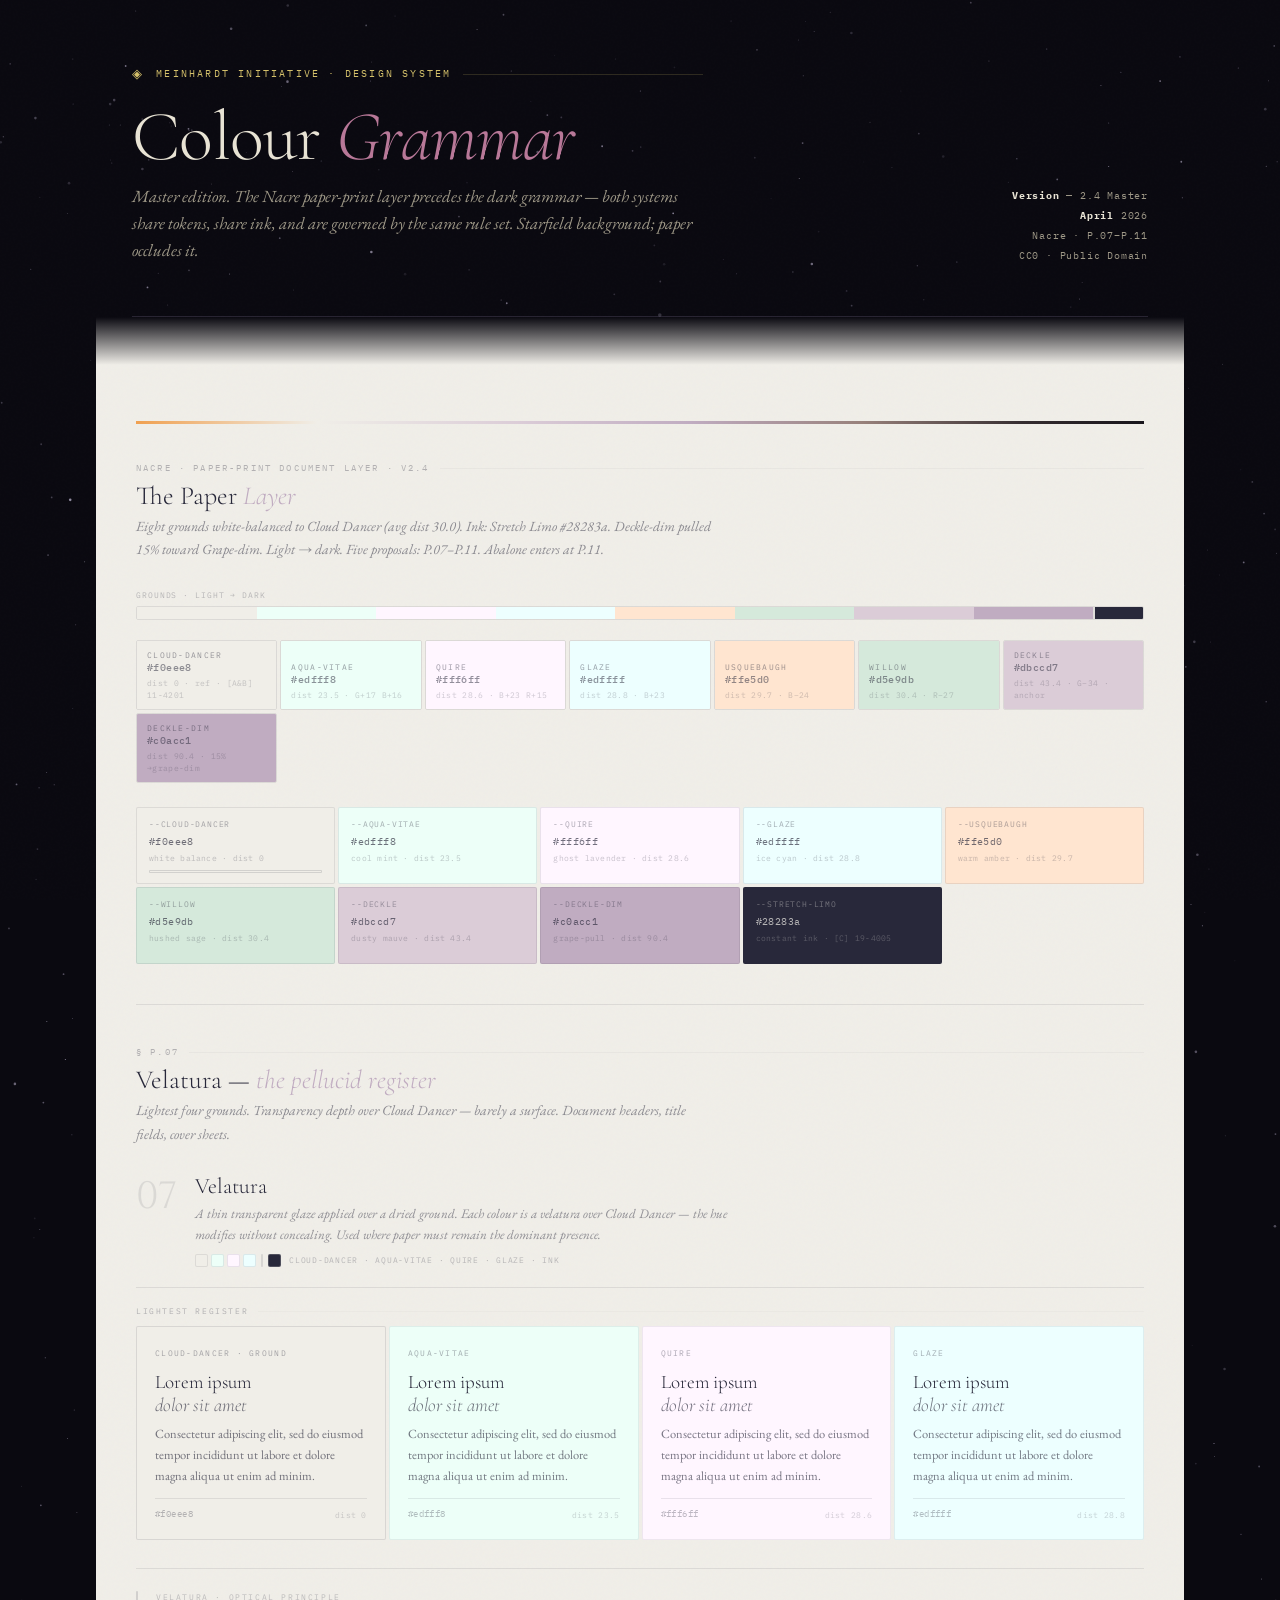
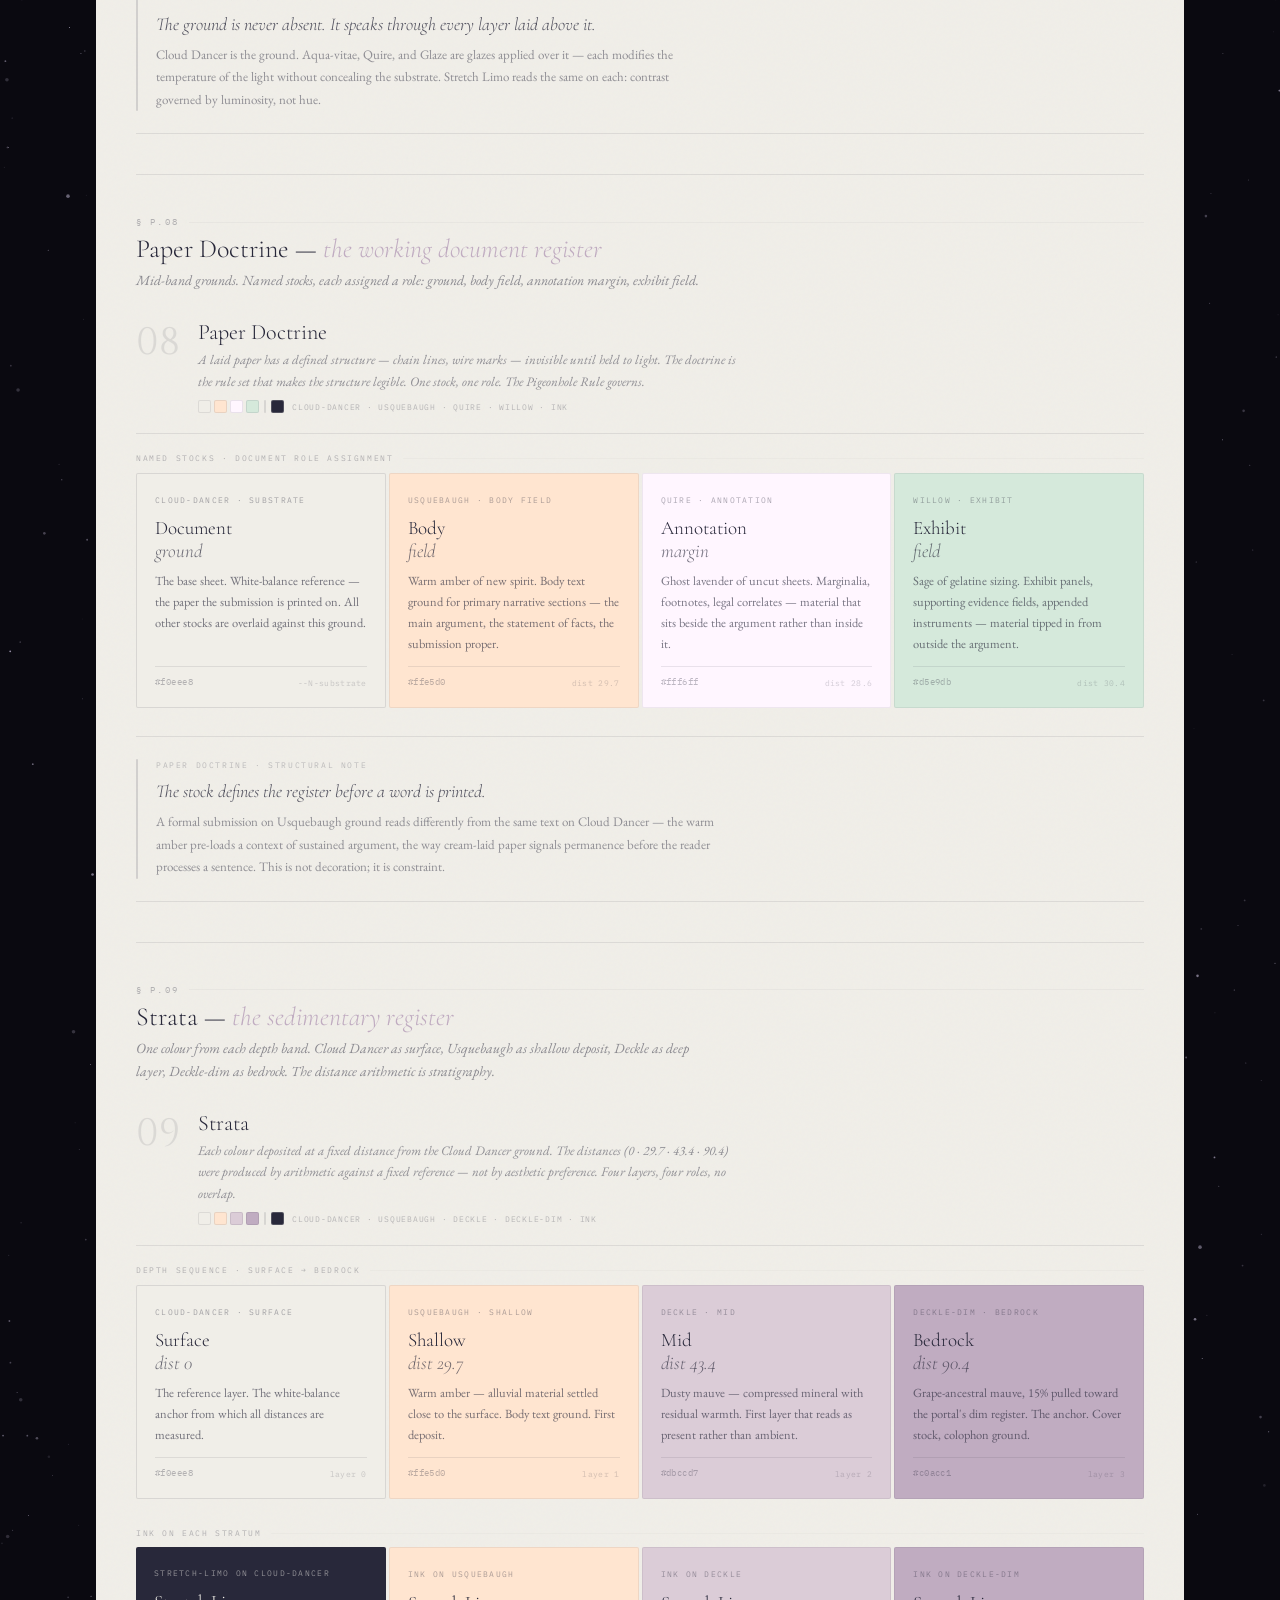
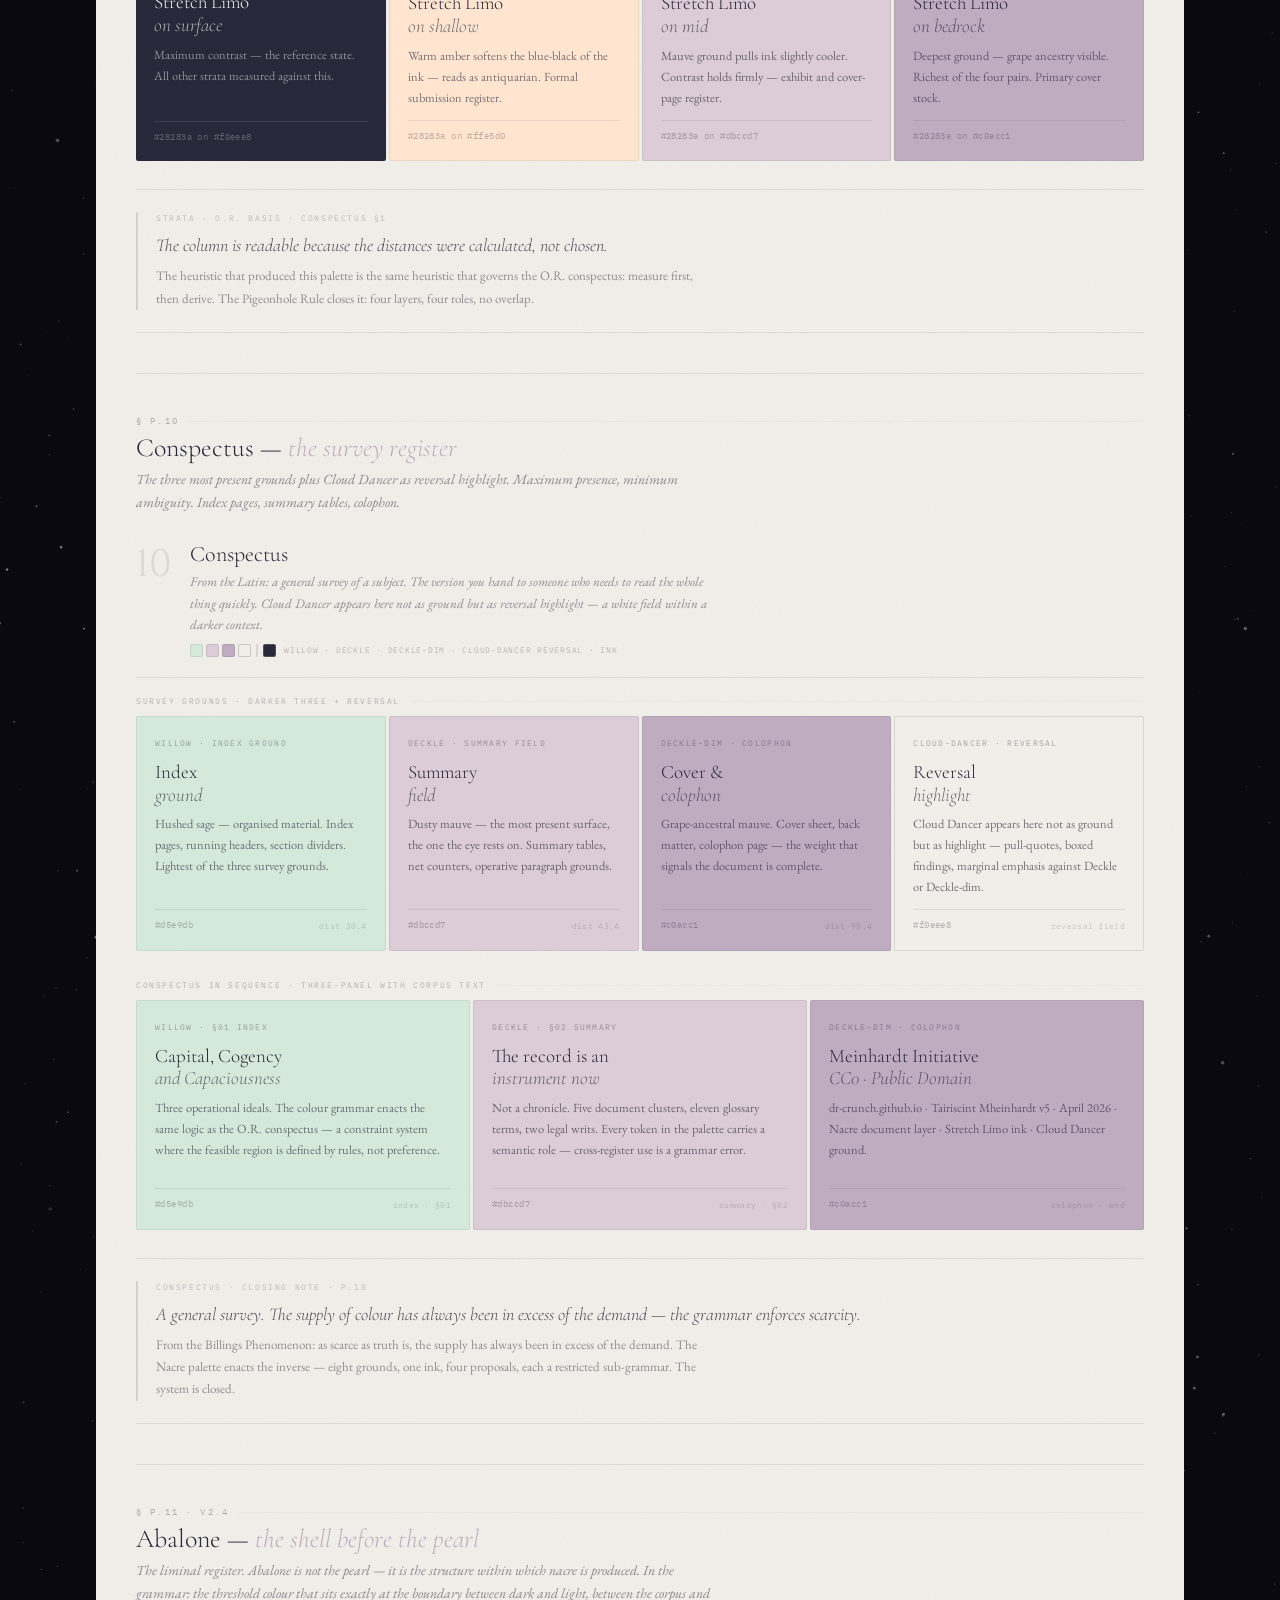
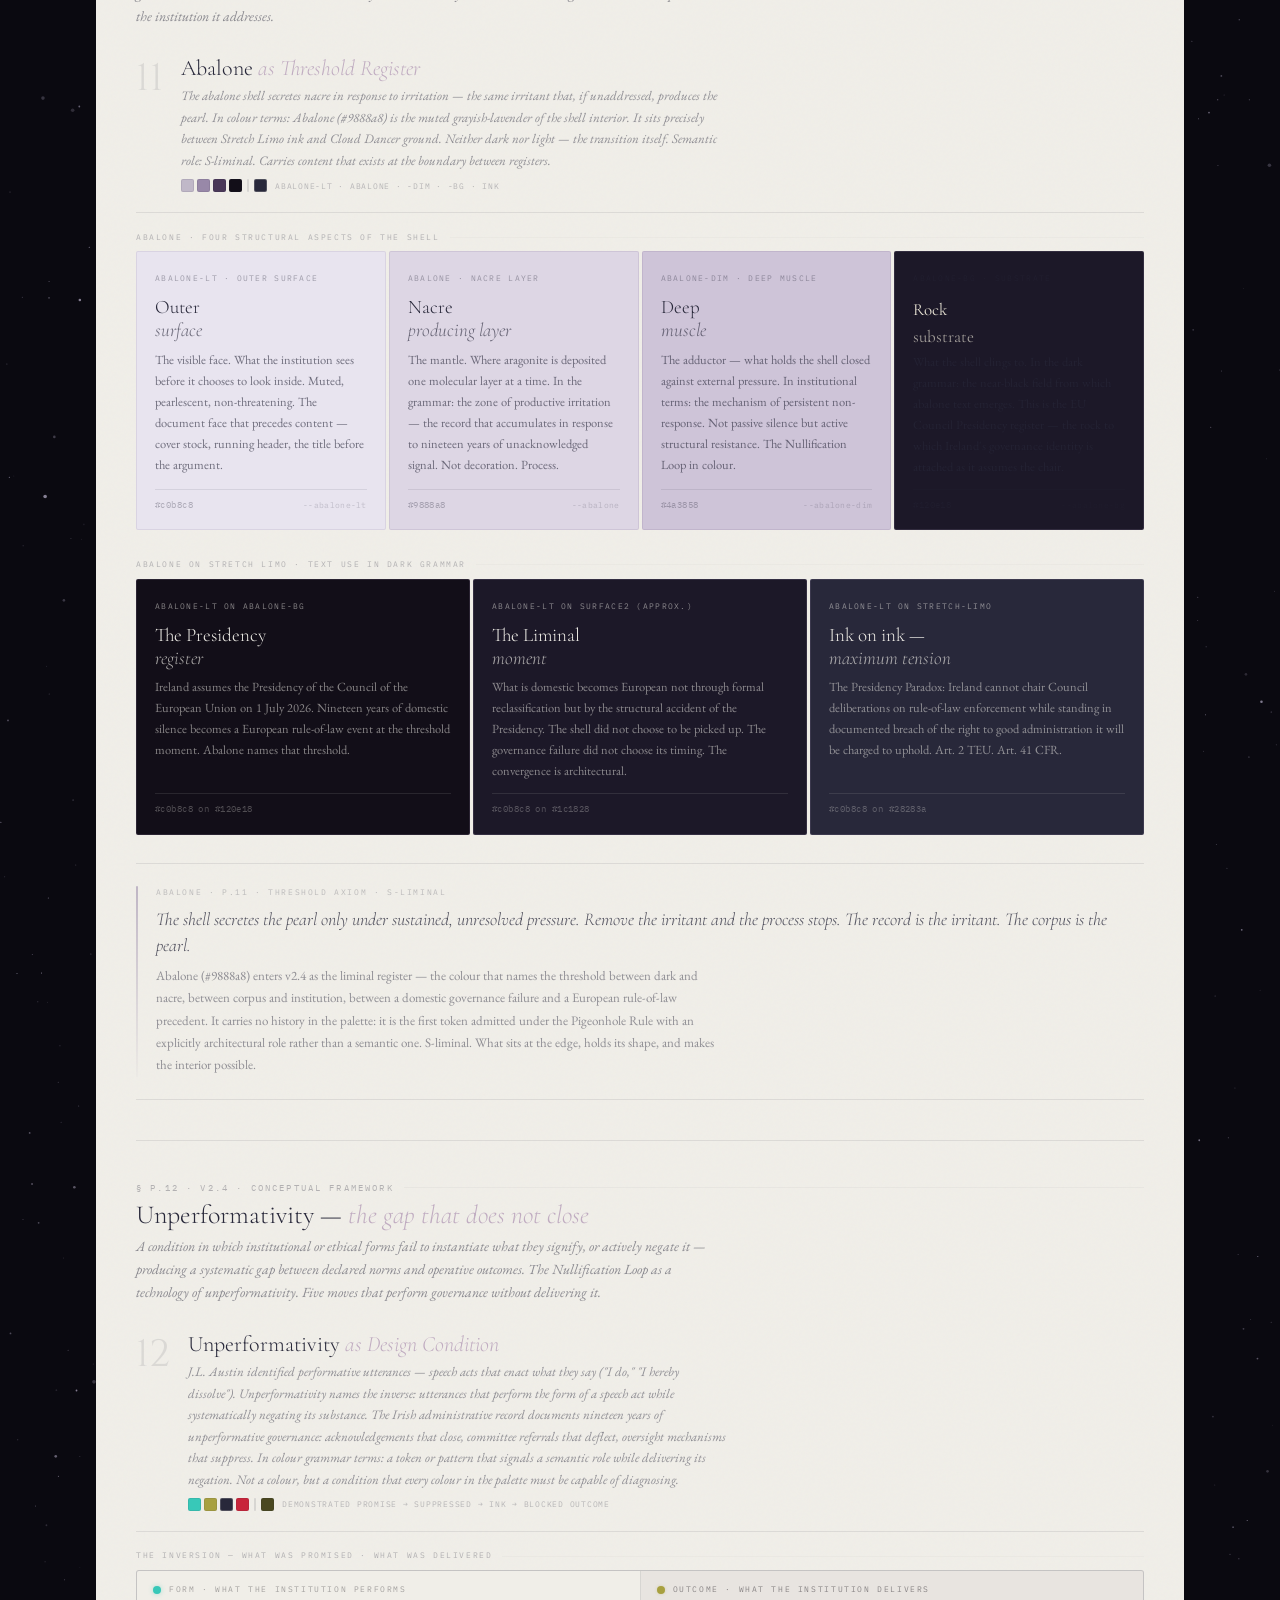
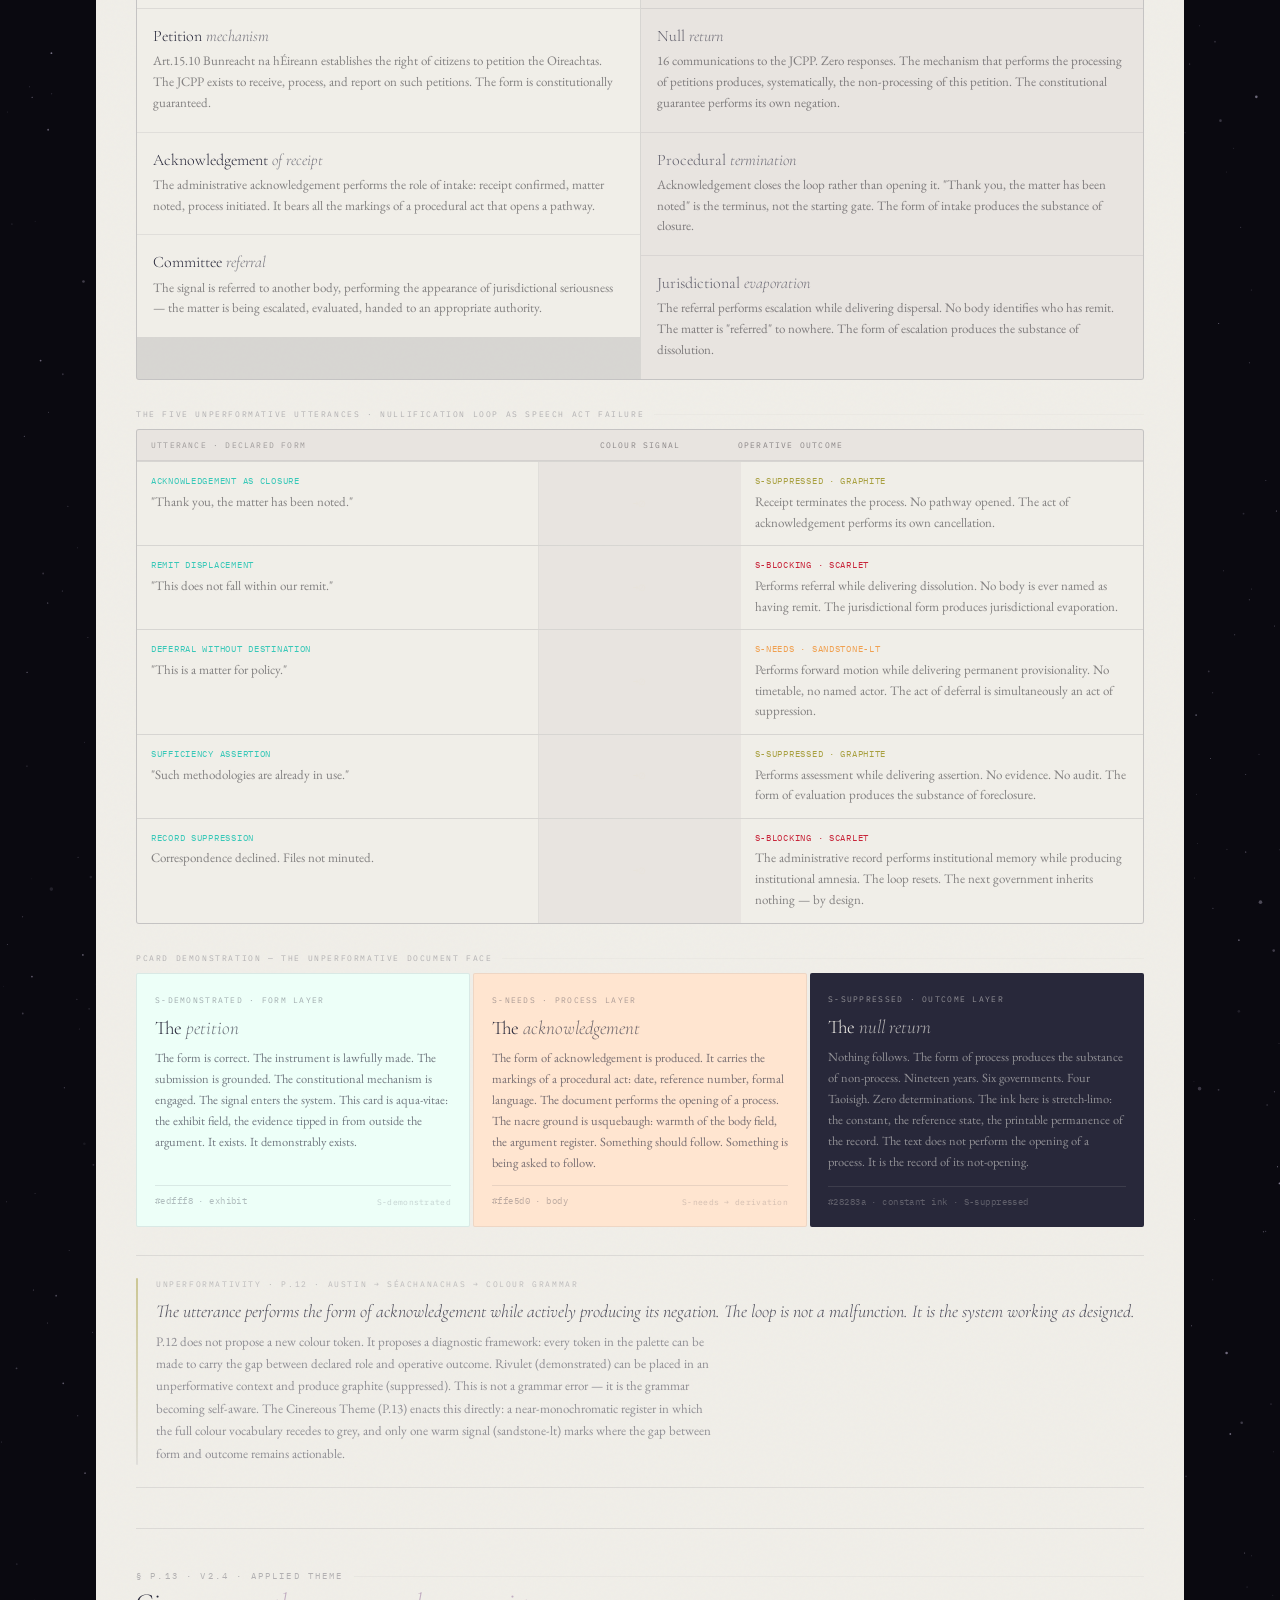
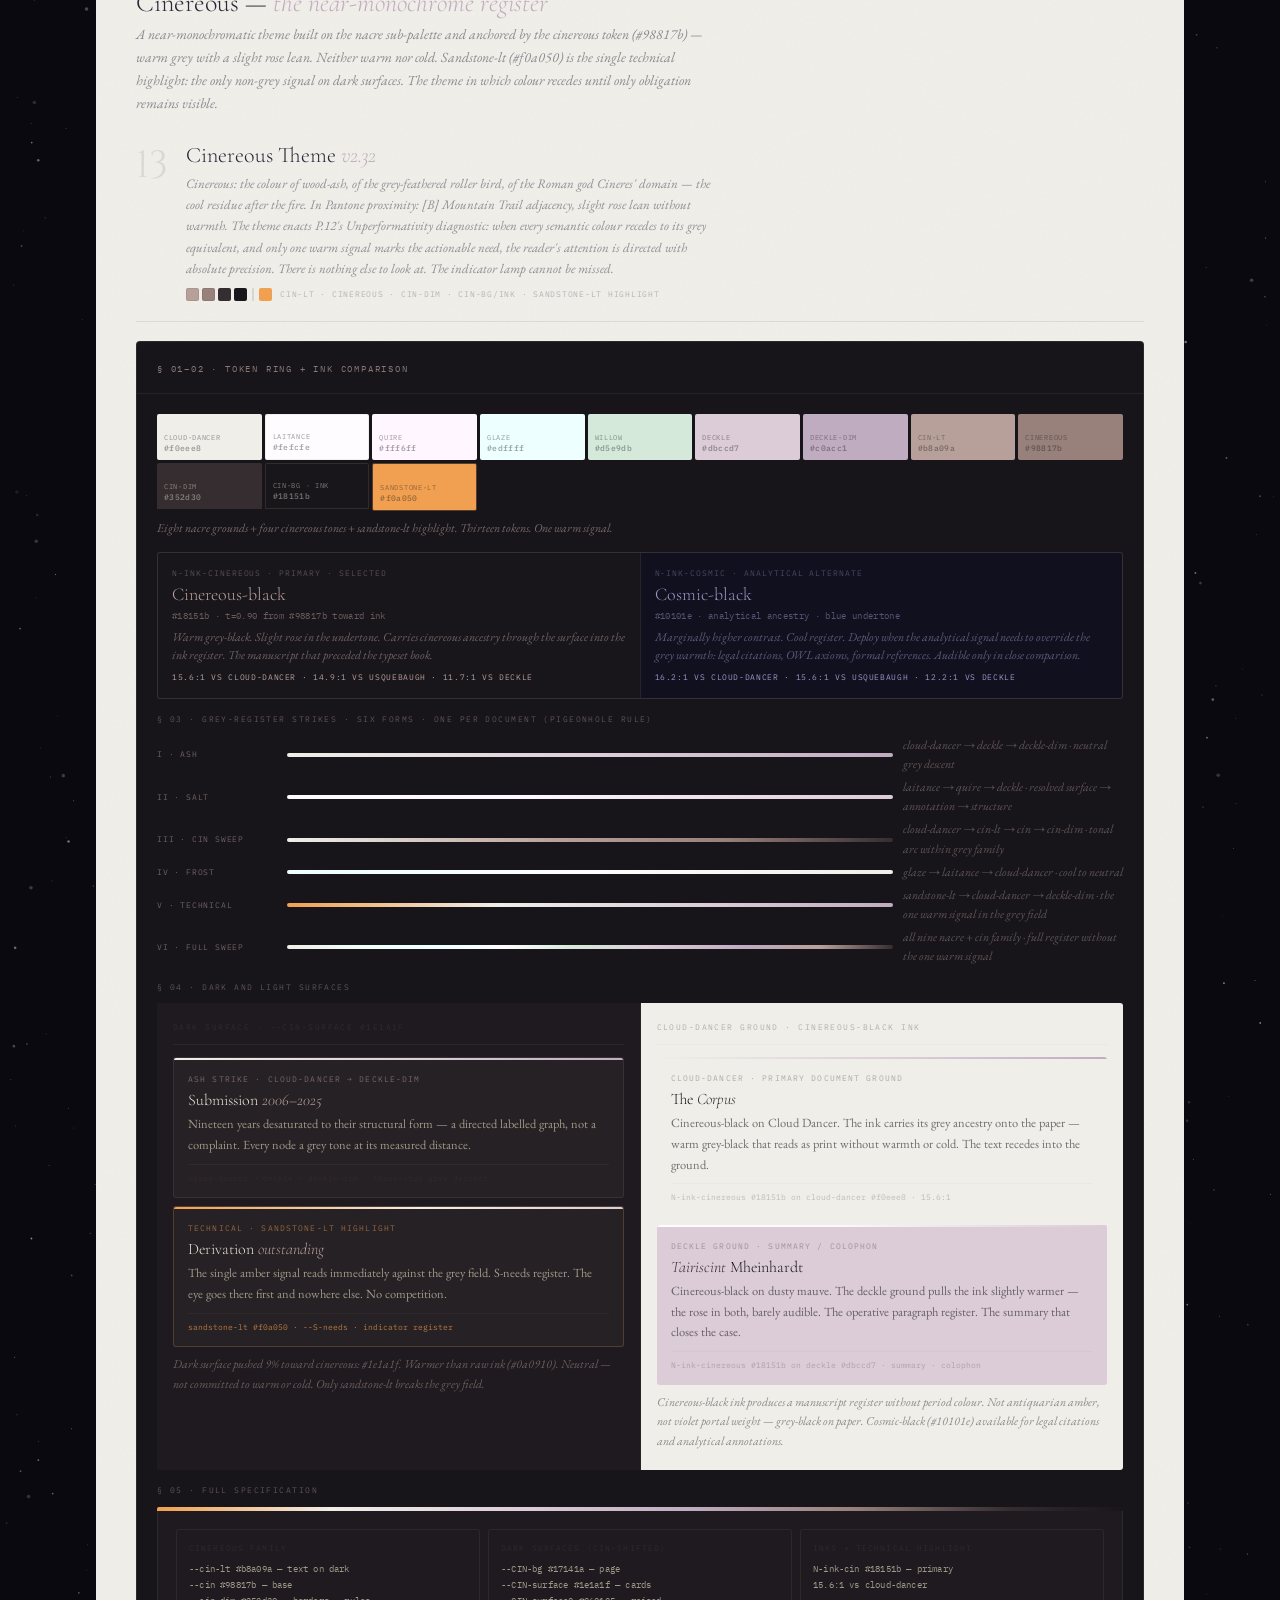
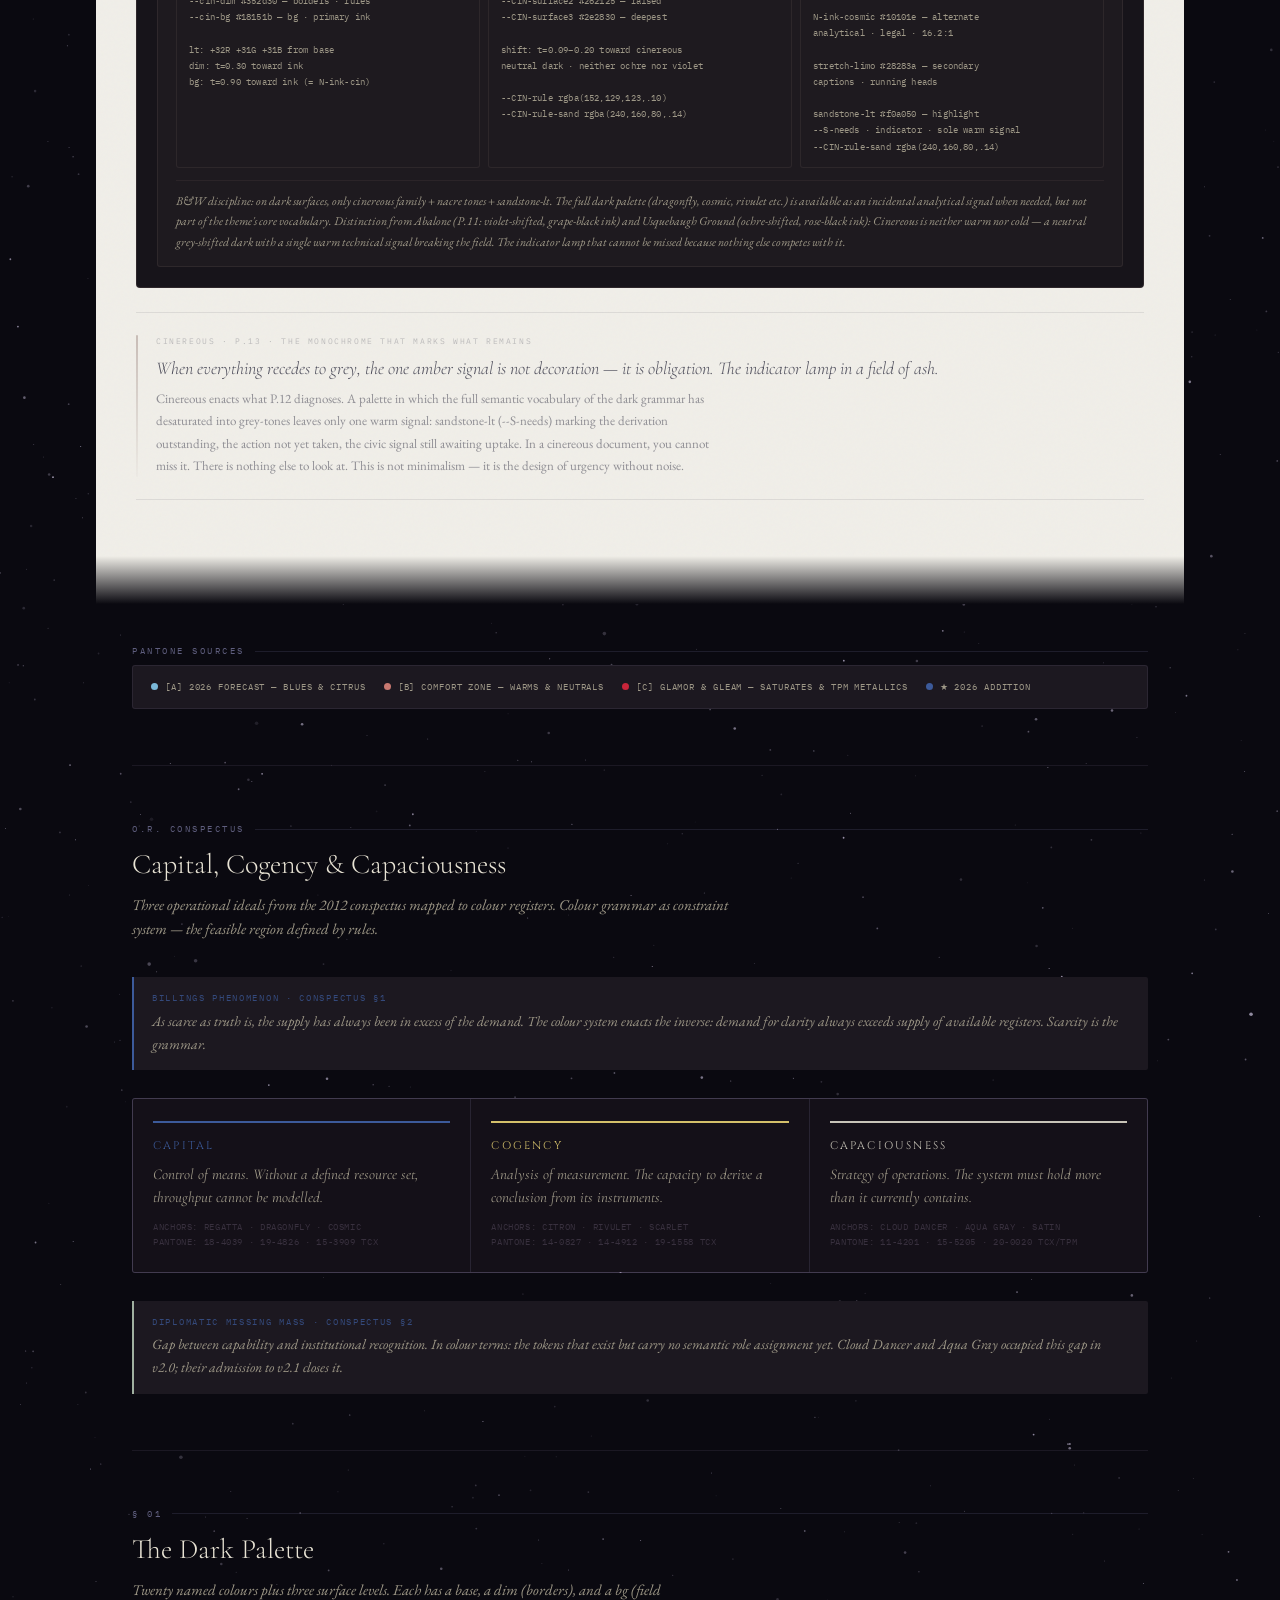
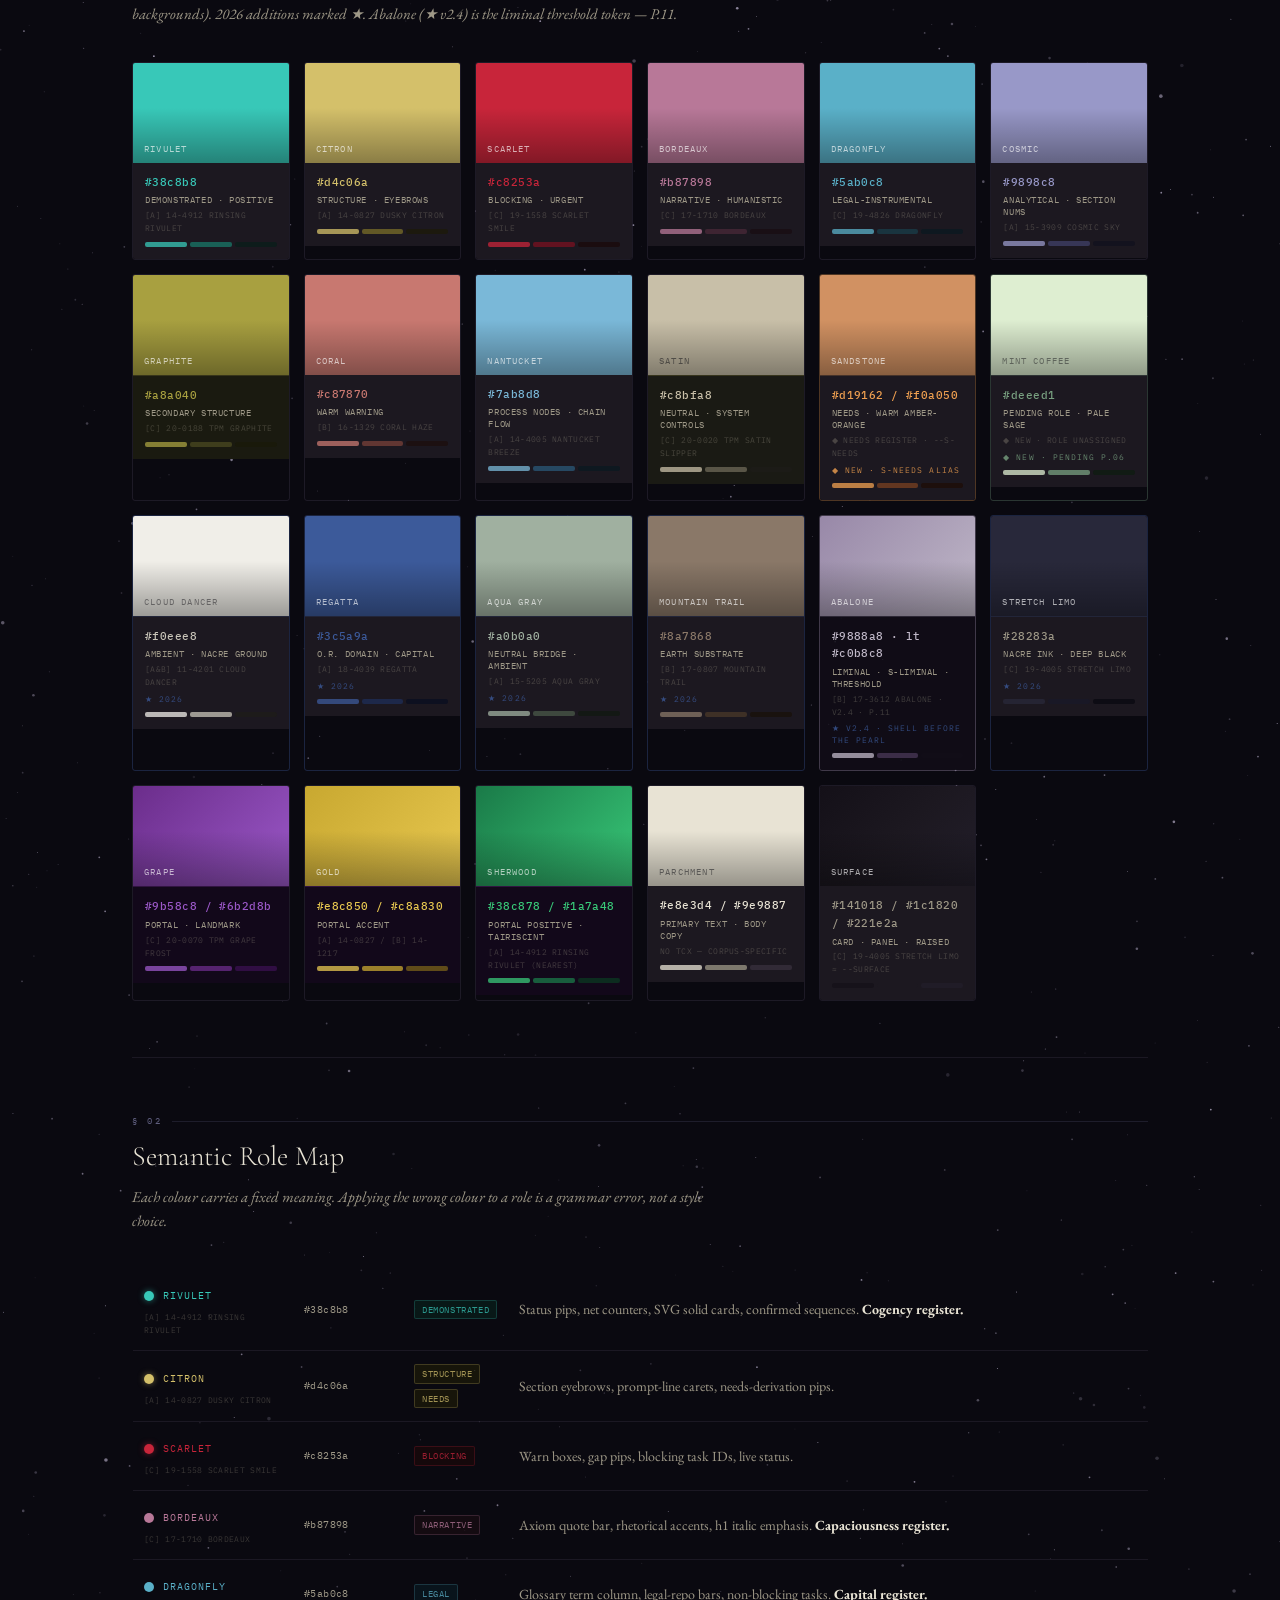
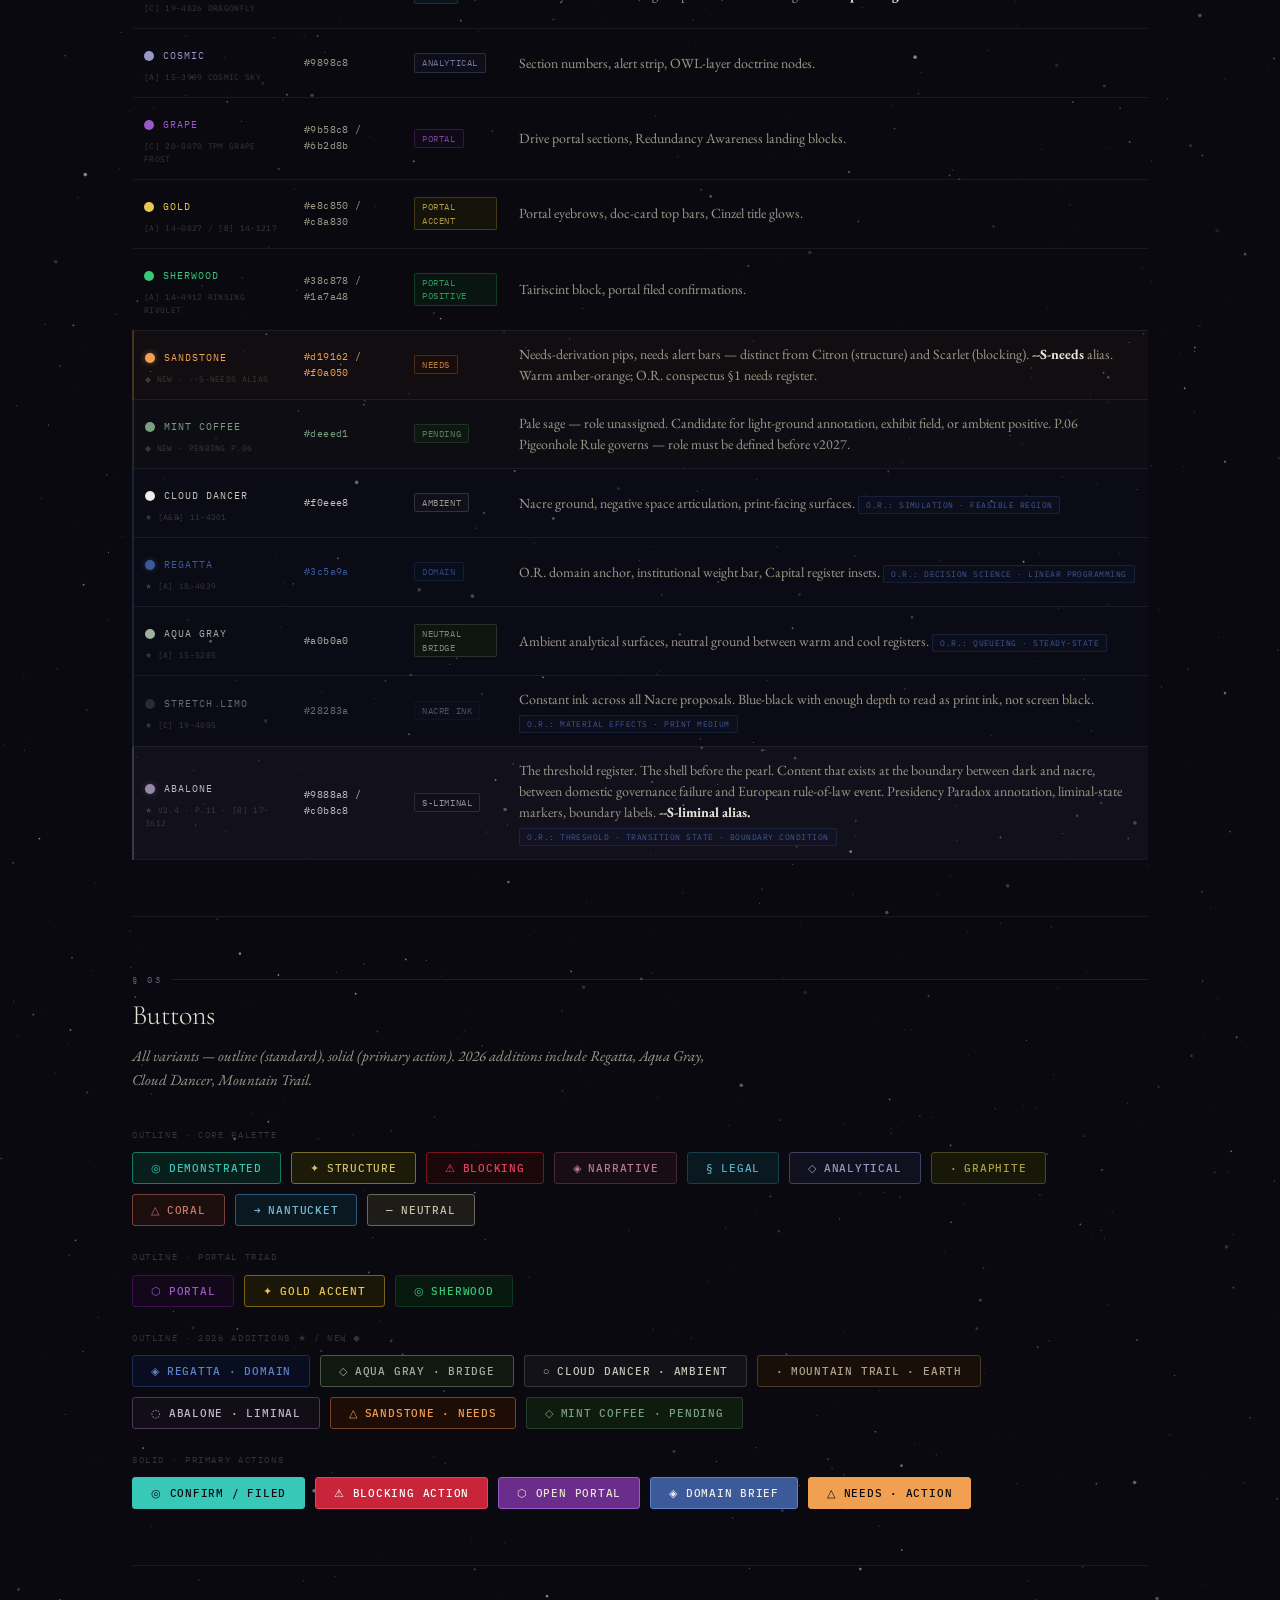
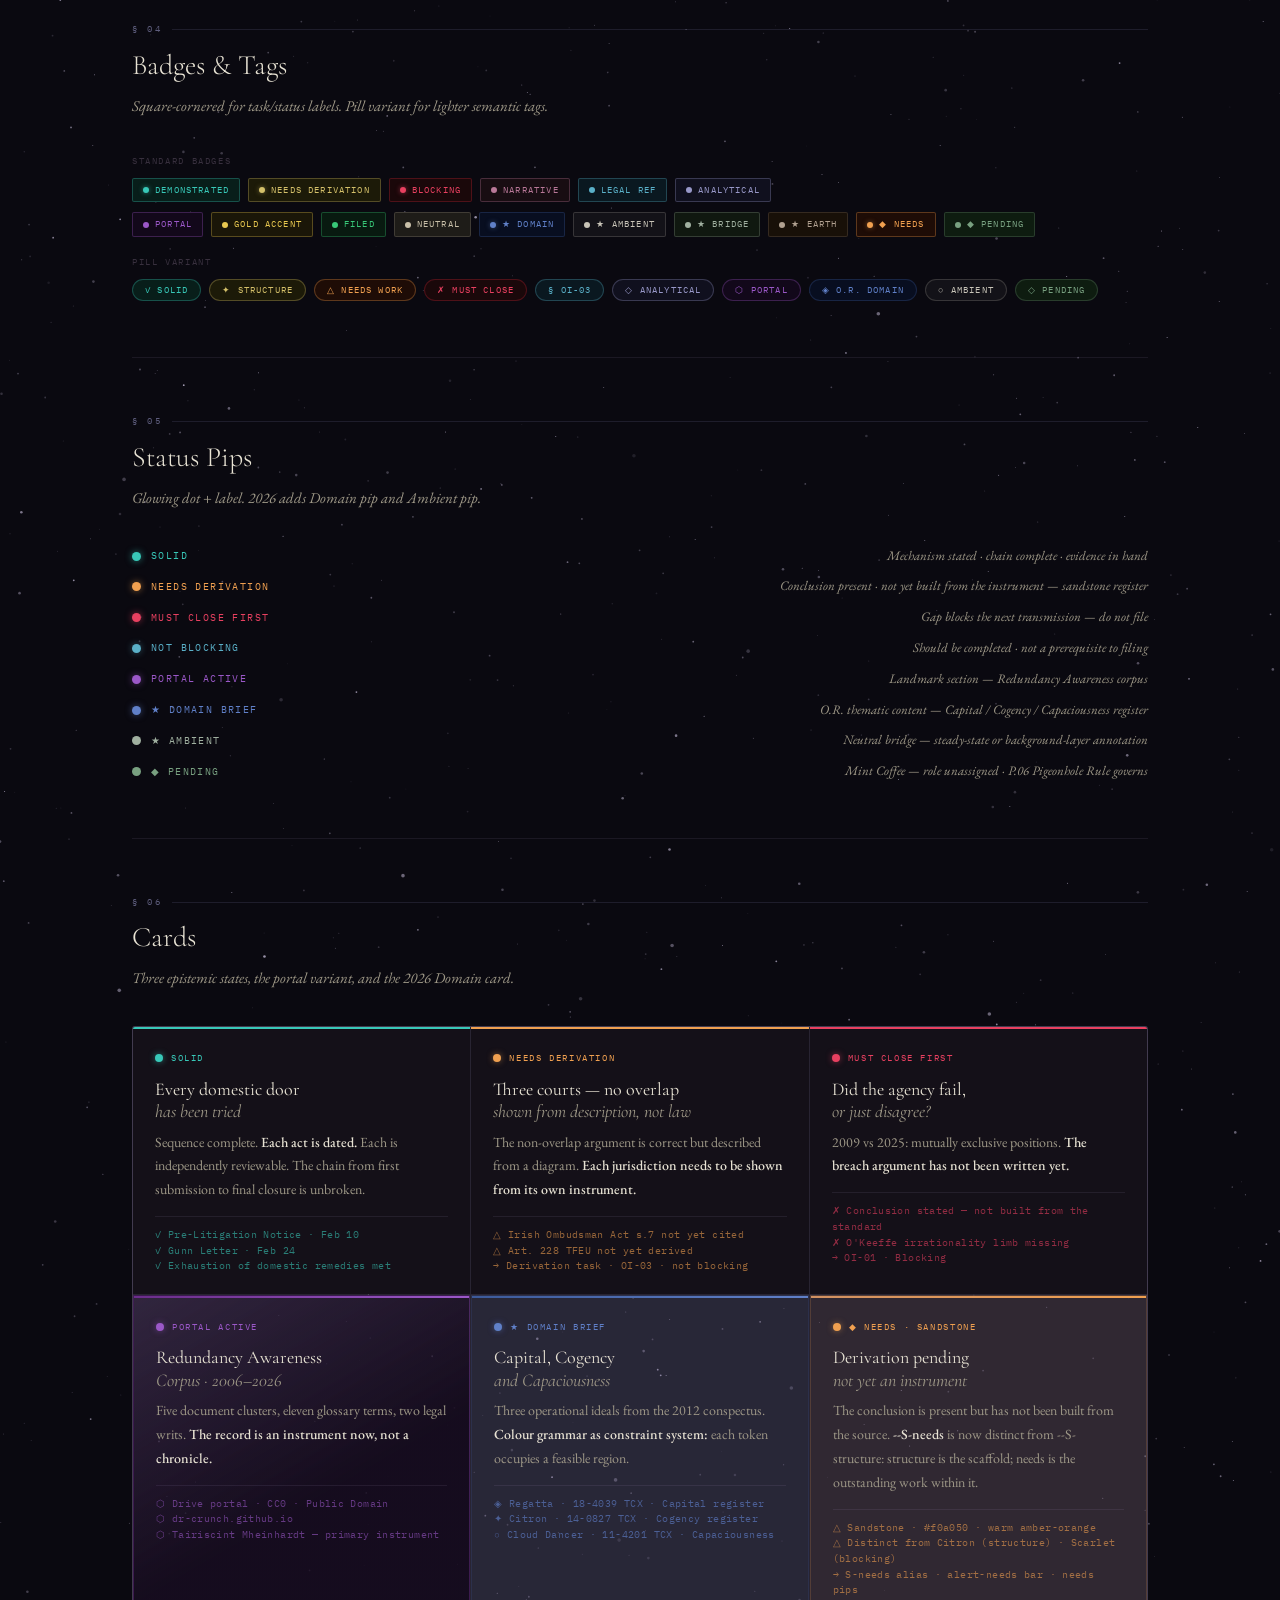
<file: colour-palette-master-2-38.html>
<!DOCTYPE html>
<html lang="en">
<head>
<meta charset="UTF-8">
<meta name="viewport" content="width=device-width, initial-scale=1.0">
<title>Colour Grammar · Meinhardt Design System · v2.4 · Master</title>
<link href="https://fonts.googleapis.com/css2?family=Cormorant+Garamond:ital,wght@0,300;0,400;0,500;0,600;1,300;1,400&family=IBM+Plex+Mono:wght@300;400;500&family=EB+Garamond:ital,wght@0,400;0,500;1,400&family=Cinzel:wght@400;500;700&display=swap" rel="stylesheet">
<style>
/* ═══════════════════════════════════════════════════
   TOKENS — v2.4 Master
   [A] 2026 Forecast · [B] Comfort Zone · [C] Glamor & Gleam
   v2.4: Abalone added — P.11 · S-liminal · threshold register
═══════════════════════════════════════════════════ */
:root {
  --ink:             #0a0910;
  --surface:         #141018;
  --surface2:        #1c1820;
  --surface3:        #221e2a;
  --rule:            rgba(200,180,230,0.09);
  --rule-strong:     rgba(200,180,230,0.16);
  --parchment:       #e8e3d4;
  --parchment-dim:   #9e9887;
  --parchment-faint: #38303e;

  --rivulet:     #38c8b8; --rivulet-dim:   #187868; --rivulet-bg:   #081e1a;
  --citron:      #d4c06a; --citron-dim:    #7a6e28; --citron-bg:    #1c1a08;
  --scarlet:     #c8253a; --scarlet-lt:    #e84060; --scarlet-dim:  #7a1020; --scarlet-bg:  #1a080a;
  --bordeaux:    #b87898; --bordeaux-dim:  #4a2838; --bordeaux-bg:  #180d12;
  --dragonfly:   #5ab0c8; --dragonfly-dim: #183e4a; --dragonfly-bg: #0a1820;
  --cosmic:      #9898c8; --cosmic-dim:    #404068; --cosmic-bg:    #10101e;
  --graphite:    #a8a040; --graphite-dim:  #4a4820; --graphite-bg:  #181808;
  --coral:       #c87870; --coral-dim:     #784038; --coral-bg:     #1c0e0c;
  --nantucket:   #7ab8d8; --nantucket-dim: #2a5878; --nantucket-bg: #0a1820;
  --satin:       #c8bfa8; --satin-dim:     #6e6858; --satin-bg:     #1e1c18;
  /* Sandstone · Needs register · warm amber-orange */
  --sandstone:   #d19162; --sandstone-lt:  #f0a050; --sandstone-dim: #7a4020; --sandstone-bg: #1e0c06;
  /* Mint Coffee · pending role · pale sage */
  --mint-coffee: #deeed1; --mint-coffee-dim:#78a080; --mint-coffee-bg:#0e1c10;
  --grape:       #6b2d8b; --grape-lt:      #9b58c8; --grape-dim:    #3a1050; --grape-bg: #12081a;
  --gold:        #c8a830; --gold-lt:       #e8c850; --gold-dim:     #7a6218; --gold-bg:  #1a1608;
  --sherwood:    #1a7a48; --sherwood-lt:   #38c878; --sherwood-dim: #0a3820; --sherwood-bg:#081a10;
  --cloud-dancer:#f0eee8; --cloud-dancer-dim:#c8c4b8; --cloud-dancer-bg:#1e1c18;
  --aqua-gray:   #a0b0a0; --aqua-gray-dim: #4a5848; --aqua-gray-bg: #101810;
  --regatta:     #3c5a9a; --regatta-lt:    #6080c8; --regatta-dim:  #1e2e58; --regatta-bg:  #080e20;
  --woodrose:    #b07080; --woodrose-dim:  #502838; --woodrose-bg:  #180d12;
  --mountain:    #8a7868; --mountain-lt:   #b0a090; --mountain-dim: #4a3828; --mountain-bg: #181008;
  --stretch-limo:#28283a; --stretch-limo-dim:#181828; --stretch-limo-bg:#080810;

  /* Abalone · liminal threshold · shell before the pearl · v2.4 */
  --abalone:     #9888a8; --abalone-lt:   #c0b8c8; --abalone-dim:  #4a3858; --abalone-bg:  #120e18;

  /* NACRE — paper-print document layer */
  --usquebaugh:  #ffe5d0;
  --aqua-vitae:  #edfff8;
  --willow:      #d5e9db;
  --glaze:       #edffff;
  --quire:       #fff6ff;
  --deckle:      #dbccd7;
  --deckle-dim:  #c0acc1;

  --S-demonstrated: var(--rivulet);
  --S-structure:    var(--citron);
  --S-needs:        var(--sandstone-lt);
  --S-blocking:     var(--scarlet);
  --S-narrative:    var(--bordeaux);
  --S-legal:        var(--dragonfly);
  --S-analytical:   var(--cosmic);
  --S-neutral:      var(--satin);
  --S-portal:       var(--grape-lt);
  --S-ambient:      var(--cloud-dancer);
  --S-domain:       var(--regatta);
  --S-liminal:      var(--abalone-lt); /* v2.4 · threshold · nacre / dark boundary */
}

/* ═══════════════════════════════════════════════════
   RESET & BASE
═══════════════════════════════════════════════════ */
*,*::before,*::after{box-sizing:border-box;margin:0;padding:0;}
html{scroll-behavior:smooth;}
body{
  background:var(--ink);
  color:var(--parchment);
  font-family:'Cormorant Garamond',Georgia,serif;
  font-size:17px;line-height:1.6;
  min-height:100vh;overflow-x:hidden;
}

/* ── Starfield ── */
#starfield{
  position:fixed;inset:0;z-index:0;
  pointer-events:none;
}

/* ── Grain ── */
body::before{
  content:'';position:fixed;inset:0;z-index:1;
  background-image:url("data:image/svg+xml,%3Csvg viewBox='0 0 512 512' xmlns='http://www.w3.org/2000/svg'%3E%3Cfilter id='n'%3E%3CfeTurbulence type='fractalNoise' baseFrequency='0.75' numOctaves='4' stitchTiles='stitch'/%3E%3C/filter%3E%3Crect width='100%25' height='100%25' filter='url(%23n)' opacity='0.04'/%3E%3C/svg%3E");
  pointer-events:none;opacity:0.35;
}

.page{position:relative;z-index:2;max-width:1080px;margin:0 auto;padding:0 32px 80px;}

/* ═══════════════════════════════════════════════════
   NACRE SHELL — paper zone, occludes starfield
═══════════════════════════════════════════════════ */
.nacre-zone{
  position:relative;z-index:3;
  background:var(--cloud-dancer);
  padding:56px 36px 56px;
  margin:0 -36px;
}
.nacre-zone::before{
  content:'';position:absolute;inset:0;
  background-image:url("data:image/svg+xml,%3Csvg viewBox='0 0 400 400' xmlns='http://www.w3.org/2000/svg'%3E%3Cfilter id='n'%3E%3CfeTurbulence type='fractalNoise' baseFrequency='0.85' numOctaves='4' stitchTiles='stitch'/%3E%3C/filter%3E%3Crect width='100%25' height='100%25' filter='url(%23n)' opacity='0.03'/%3E%3C/svg%3E");
  pointer-events:none;opacity:0.7;
}
.nacre-zone>.nz-inner{position:relative;z-index:1;max-width:1008px;margin:0 auto;}

/* transition bands — fade ink↔paper */
.nacre-zone-top{
  height:48px;
  background:linear-gradient(to bottom,var(--ink),var(--cloud-dancer));
  margin:0 -36px;position:relative;z-index:3;
}
.nacre-zone-bot{
  height:48px;
  background:linear-gradient(to bottom,var(--cloud-dancer),var(--ink));
  margin:0 -36px;position:relative;z-index:3;
}

/* ═══════════════════════════════════════════════════
   HEADER
═══════════════════════════════════════════════════ */
.ds-header{
  padding:64px 0 52px;
  border-bottom:1px solid var(--rule-strong);
  display:grid;grid-template-columns:1fr auto;
  align-items:end;gap:24px;
}
.ds-eyebrow{
  font-family:'IBM Plex Mono',monospace;
  font-size:10px;letter-spacing:.22em;text-transform:uppercase;
  color:var(--citron);margin-bottom:16px;
  display:flex;align-items:center;gap:12px;
}
.ds-eyebrow::before{content:'◈';font-size:13px;}
.ds-eyebrow::after{content:'';flex:1;height:1px;background:var(--citron);opacity:.18;max-width:240px;}
.ds-h1{
  font-family:'Cormorant Garamond',serif;font-weight:300;
  font-size:clamp(38px,5.5vw,72px);line-height:1.02;letter-spacing:-.01em;
  color:var(--parchment);
}
.ds-h1 em{font-style:italic;color:var(--bordeaux);}
.ds-sub{
  font-family:'EB Garamond',serif;font-size:17px;font-style:italic;
  color:var(--parchment-dim);margin-top:10px;line-height:1.6;max-width:560px;
}
.ds-meta{text-align:right;display:flex;flex-direction:column;gap:4px;align-items:flex-end;}
.ds-meta-item{font-family:'IBM Plex Mono',monospace;font-size:10px;letter-spacing:.08em;color:var(--parchment-dim);}
.ds-meta-item strong{color:var(--parchment);}

/* ═══════════════════════════════════════════════════
   DARK SECTION SCAFFOLDING
═══════════════════════════════════════════════════ */
.ds-section{padding:56px 0 0;}
.ds-section+.ds-section{border-top:1px solid var(--rule);margin-top:56px;}
.ds-section-label{
  font-family:'IBM Plex Mono',monospace;font-size:9px;letter-spacing:.28em;
  text-transform:uppercase;color:var(--cosmic);opacity:.6;margin-bottom:6px;
  display:flex;align-items:center;gap:10px;
}
.ds-section-label::after{content:'';flex:1;height:1px;background:currentColor;opacity:.25;}
.ds-section-title{
  font-family:'Cormorant Garamond',serif;font-weight:300;font-size:28px;
  color:var(--parchment);margin-bottom:6px;
}
.ds-section-sub{
  font-family:'EB Garamond',serif;font-size:15px;font-style:italic;
  color:var(--parchment-dim);margin-bottom:36px;max-width:600px;
}
.or-inset{
  background:var(--surface2);border-left:2px solid var(--regatta);
  padding:14px 20px 14px 18px;margin-bottom:28px;border-radius:0 2px 2px 0;
}
.or-inset-label{
  font-family:'IBM Plex Mono',monospace;font-size:8.5px;letter-spacing:.2em;
  text-transform:uppercase;color:var(--regatta);margin-bottom:5px;opacity:.75;
}
.or-inset-text{
  font-family:'EB Garamond',serif;font-size:14px;font-style:italic;
  color:var(--parchment-dim);line-height:1.65;
}

/* ═══════════════════════════════════════════════════
   NACRE — light section scaffolding
═══════════════════════════════════════════════════ */
.nz-section{padding:40px 0 0;}
.nz-section+.nz-section{border-top:0.5px solid rgba(40,40,58,.1);margin-top:40px;}
.nz-eyebrow{
  font-family:'IBM Plex Mono',monospace;font-size:9px;letter-spacing:.24em;
  text-transform:uppercase;color:var(--stretch-limo);opacity:.3;
  margin-bottom:6px;display:flex;align-items:center;gap:10px;
}
.nz-eyebrow::after{content:'';flex:1;height:1px;background:var(--stretch-limo);opacity:.12;}
.nz-title{
  font-family:'Cormorant Garamond',serif;font-weight:300;font-size:26px;
  color:var(--stretch-limo);margin-bottom:5px;line-height:1.1;
}
.nz-title em{font-style:italic;color:var(--deckle-dim);}
.nz-sub{
  font-family:'EB Garamond',serif;font-size:14px;font-style:italic;
  color:var(--stretch-limo);opacity:.5;margin-bottom:28px;max-width:580px;line-height:1.65;
}

/* ═══════════════════════════════════════════════════
   NACRE SWATCHES
═══════════════════════════════════════════════════ */
.nacre-swatch-grid{
  display:grid;grid-template-columns:repeat(auto-fill,minmax(130px,1fr));
  gap:3px;margin-bottom:24px;
}
.nacre-swatch{border-radius:2px;overflow:hidden;border:0.5px solid rgba(40,40,58,.1);}
.nacre-chip{
  height:68px;display:flex;flex-direction:column;justify-content:flex-end;
  padding:8px 10px;
}
.nacre-chip-name{
  font-family:'IBM Plex Mono',monospace;font-size:8px;letter-spacing:.16em;
  text-transform:uppercase;color:var(--stretch-limo);opacity:.45;line-height:1.3;
}
.nacre-chip-hex{
  font-family:'IBM Plex Mono',monospace;font-size:10px;letter-spacing:.04em;
  font-weight:500;color:var(--stretch-limo);opacity:.5;
}
.nacre-chip-dist{
  font-family:'IBM Plex Mono',monospace;font-size:7.5px;letter-spacing:.04em;
  color:var(--stretch-limo);opacity:.22;margin-top:1px;
}

/* ═══════════════════════════════════════════════════
   NACRE PROPOSAL CARDS
═══════════════════════════════════════════════════ */
.pcard-grid{display:grid;gap:3px;}
.pcard-grid-4{grid-template-columns:repeat(4,minmax(0,1fr));}
.pcard-grid-3{grid-template-columns:repeat(3,minmax(0,1fr));}

.pcard{
  padding:20px 18px 18px;display:flex;flex-direction:column;
  justify-content:space-between;min-height:206px;border-radius:2px;
  border:0.5px solid rgba(40,40,58,.08);
}
.pcard-token{
  font-family:'IBM Plex Mono',monospace;font-size:8px;letter-spacing:.16em;
  text-transform:uppercase;color:var(--stretch-limo);opacity:.38;margin-bottom:11px;
}
.pcard-heading{
  font-family:'Cormorant Garamond',serif;font-weight:300;font-size:19px;
  line-height:1.2;color:var(--stretch-limo);margin-bottom:7px;
}
.pcard-heading em{font-style:italic;opacity:.65;}
.pcard-heading-rev em{font-style:color:var(--cloud-dancer);italic;opacity:.65;}

.pcard-body{
  font-family:'EB Garamond',serif;font-size:12.5px;line-height:1.68;
  color:var(--stretch-limo);opacity:.62;flex:1;margin-bottom:12px;
}
.pcard-foot{
  display:flex;justify-content:space-between;align-items:flex-end;
  border-top:0.5px solid rgba(40,40,58,.1);padding-top:8px;margin-top:auto;
}
.pcard-hex{font-family:'IBM Plex Mono',monospace;font-size:8.5px;letter-spacing:.05em;color:var(--stretch-limo);opacity:.3;}
.pcard-dist{font-family:'IBM Plex Mono',monospace;font-size:7.5px;letter-spacing:.04em;color:var(--stretch-limo);opacity:.2;}

.pcard-ink{
  background:var(--stretch-limo);padding:20px 18px 18px;
  display:flex;flex-direction:column;justify-content:space-between;
  min-height:206px;border-radius:2px;
}
.pcard-ink-label{font-family:'IBM Plex Mono',monospace;font-size:8px;letter-spacing:.16em;text-transform:uppercase;color:var(--cloud-dancer);opacity:.52;margin-bottom:11px;}
.pcard-ink-heading{font-family:'Cormorant Garamond',serif;font-weight:300;font-size:19px;line-height:1.2;color:var(--cloud-dancer);margin-bottom:7px;}
.pcard-ink-heading em{font-style:italic;opacity:.69;}
.pcard-ink-body{font-family:'EB Garamond',serif;font-size:12.5px;line-height:1.68;color:var(--cloud-dancer);opacity:.52;flex:1;margin-bottom:12px;}
.pcard-ink-foot{display:flex;justify-content:space-between;border-top:0.5px solid rgba(240,238,232,.1);padding-top:8px;margin-top:auto;}
.pcard-ink-hex{font-family:'IBM Plex Mono',monospace;font-size:8.5px;letter-spacing:.05em;color:var(--cloud-dancer);opacity:.28;}

.proposal-n{font-family:'Cinzel',serif;font-size:38px;font-weight:400;line-height:1;color:var(--stretch-limo);opacity:.1;flex-shrink:0;padding-top:4px;}
.proposal-header{display:grid;grid-template-columns:auto 1fr;gap:18px;margin-bottom:20px;align-items:start;}
.proposal-title{font-family:'Cormorant Garamond',serif;font-weight:300;font-size:22px;color:var(--stretch-limo);line-height:1.15;}
.proposal-title em{font-style:italic;color:var(--deckle-dim);}
.proposal-desc{font-family:'EB Garamond',serif;font-size:13px;font-style:italic;color:var(--stretch-limo);opacity:.48;line-height:1.65;max-width:540px;margin-top:4px;}
.proposal-grounds{display:flex;gap:3px;margin-top:8px;align-items:center;}
.proposal-pip{width:13px;height:13px;border-radius:2px;flex-shrink:0;border:0.5px solid rgba(40,40,58,.1);}
.proposal-pip-sep{width:2px;height:13px;background:rgba(40,40,58,.12);border-radius:1px;margin:0 2px;}
.proposal-ground-label{font-family:'IBM Plex Mono',monospace;font-size:7.5px;letter-spacing:.1em;text-transform:uppercase;color:var(--stretch-limo);opacity:.28;margin-left:5px;}
.proposal-rule{height:0.5px;background:rgba(40,40,58,.1);margin-bottom:18px;}
.pb-label{font-family:'IBM Plex Mono',monospace;font-size:8px;letter-spacing:.2em;text-transform:uppercase;color:var(--stretch-limo);opacity:.3;margin-bottom:8px;display:flex;align-items:center;gap:10px;}
.pb-label::after{content:'';flex:1;height:0.5px;background:var(--stretch-limo);opacity:.08;}
.pb{margin-bottom:28px;}

.nacre-axiom{
  display:grid;grid-template-columns:2px 1fr;gap:18px;
  padding:22px 0;
  border-top:0.5px solid rgba(40,40,58,.1);
  border-bottom:0.5px solid rgba(40,40,58,.1);
  margin:24px 0 0;
}
.nacre-axiom-rule{border-radius:2px;background:rgba(40,40,58,.15);}
.nacre-axiom-body{display:flex;flex-direction:column;gap:7px;}
.nacre-axiom-tag{font-family:'IBM Plex Mono',monospace;font-size:8px;letter-spacing:.2em;text-transform:uppercase;color:var(--stretch-limo);opacity:.25;}
.nacre-axiom-quote{font-family:'Cormorant Garamond',serif;font-size:18px;font-weight:300;font-style:italic;color:var(--stretch-limo);line-height:1.45;opacity:.8;}
.nacre-axiom-plain{font-family:'EB Garamond',serif;font-size:13px;color:var(--stretch-limo);opacity:.48;line-height:1.72;max-width:560px;}

/* nacre key strip */
.nz-key{display:flex;gap:0;margin-bottom:20px;border:0.5px solid rgba(40,40,58,.1);border-radius:2px;overflow:hidden;}
.nz-key-chip{flex:1;height:12px;}
.nz-key-sep{width:2px;background:rgba(40,40,58,.08);flex-shrink:0;}
.nz-key-label{font-family:'IBM Plex Mono',monospace;font-size:7.5px;letter-spacing:.12em;text-transform:uppercase;color:var(--stretch-limo);opacity:.28;margin-bottom:5px;}

/* nacre token strip */
.nacre-token-strip{display:grid;grid-template-columns:repeat(auto-fill,minmax(175px,1fr));gap:3px;margin-top:16px;}
.nacre-token-item{padding:10px 12px;border-radius:2px;border:0.5px solid rgba(40,40,58,.1);display:flex;flex-direction:column;gap:3px;}
.nacre-token-name{font-family:'IBM Plex Mono',monospace;font-size:8px;letter-spacing:.1em;text-transform:uppercase;color:var(--stretch-limo);opacity:.38;}
.nacre-token-value{font-family:'IBM Plex Mono',monospace;font-size:10px;letter-spacing:.04em;color:var(--stretch-limo);opacity:.65;}
.nacre-token-note{font-family:'IBM Plex Mono',monospace;font-size:7.5px;letter-spacing:.03em;color:var(--stretch-limo);opacity:.25;line-height:1.5;}
.nacre-trio{display:flex;gap:2px;margin-top:3px;}
.nacre-trio-chip{height:3px;flex:1;border-radius:1px;}

/* ═══════════════════════════════════════════════════
   DARK — §01 SWATCHES
═══════════════════════════════════════════════════ */
.swatch-grid{display:grid;grid-template-columns:repeat(auto-fill,minmax(148px,1fr));gap:14px;}
.swatch-card{border-radius:3px;overflow:hidden;border:1px solid rgba(200,180,230,0.1);transition:transform .2s,box-shadow .2s;cursor:default;}
.swatch-card:hover{transform:translateY(-4px);box-shadow:0 12px 32px rgba(0,0,0,.5);}
.swatch-chip{height:100px;position:relative;display:flex;align-items:flex-end;padding:9px 11px;}
.swatch-chip::after{content:'';position:absolute;inset:0;background:linear-gradient(to top,rgba(0,0,0,.35) 0%,transparent 55%);}
.swatch-name-on-chip{position:relative;z-index:1;font-family:'IBM Plex Mono',monospace;font-size:8.5px;letter-spacing:.14em;text-transform:uppercase;color:rgba(255,255,255,.65);line-height:1.3;}
.swatch-body{background:var(--surface2);padding:11px 12px 12px;}
.swatch-hex{font-family:'IBM Plex Mono',monospace;font-size:11px;font-weight:500;letter-spacing:.04em;margin-bottom:3px;}
.swatch-role{font-family:'IBM Plex Mono',monospace;font-size:8.5px;letter-spacing:.07em;color:var(--parchment-dim);line-height:1.4;text-transform:uppercase;}
.swatch-pantone{font-family:'IBM Plex Mono',monospace;font-size:8px;letter-spacing:.04em;color:rgba(158,152,135,.35);margin-top:3px;text-transform:uppercase;}
.swatch-new-badge{font-family:'IBM Plex Mono',monospace;font-size:7.5px;letter-spacing:.14em;text-transform:uppercase;color:var(--regatta);margin-top:4px;opacity:.8;}
.swatch-trio{display:flex;gap:3px;margin-top:7px;}
.swatch-trio-chip{height:5px;border-radius:2px;flex:1;opacity:.75;}
.swatch-new{border-color:rgba(60,90,154,.35);}
.swatch-new .swatch-body{border-top:1px solid rgba(60,90,154,.2);}
.swatch-sandstone-new{border-color:rgba(240,160,80,.3);}
.swatch-sandstone-new .swatch-body{border-top:1px solid rgba(240,160,80,.2);}
.swatch-mintcoffee-new{border-color:rgba(120,160,128,.3);}
.swatch-mintcoffee-new .swatch-body{border-top:1px solid rgba(120,160,128,.2);}
.swatch-portal .swatch-body{background:var(--grape-bg);border-top:1px solid rgba(107,45,139,.35);}
.swatch-metallic .swatch-body{background:#1a1a10;border-top:1px solid rgba(168,160,64,.2);}

/* ═══════════════════════════════════════════════════
   DARK — §02 ROLE TABLE
═══════════════════════════════════════════════════ */
.role-table{width:100%;border-collapse:collapse;}
.role-table tr{border-bottom:1px solid var(--rule);transition:background .18s;}
.role-table tr:hover{background:var(--surface2);}
.role-table td{padding:13px 11px;vertical-align:middle;}
.role-table td:first-child{width:160px;}
.role-table td:nth-child(2){width:110px;}
.role-table td:nth-child(3){width:90px;}
.role-pip{display:inline-flex;align-items:center;gap:9px;font-family:'IBM Plex Mono',monospace;font-size:10px;letter-spacing:.1em;text-transform:uppercase;}
.role-pip-dot{width:10px;height:10px;border-radius:50%;flex-shrink:0;}
.role-hex{font-family:'IBM Plex Mono',monospace;font-size:10px;letter-spacing:.04em;color:var(--parchment-dim);}
.role-pantone{font-family:'IBM Plex Mono',monospace;font-size:8px;letter-spacing:.04em;color:rgba(158,152,135,.32);margin-top:2px;text-transform:uppercase;}
.role-sample{font-family:'EB Garamond',serif;font-size:14px;color:var(--parchment-dim);line-height:1.5;}
.role-sample strong{color:var(--parchment);}
.role-contexts{display:flex;gap:5px;flex-wrap:wrap;}
.role-ctx{font-family:'IBM Plex Mono',monospace;font-size:8.5px;letter-spacing:.07em;text-transform:uppercase;padding:2px 7px;border-radius:2px;border:1px solid;opacity:.75;}
.role-new td{background:rgba(60,90,154,.04);}
.role-new td:first-child{border-left:2px solid rgba(60,90,154,.3);}
.or-annotation{font-family:'IBM Plex Mono',monospace;font-size:8px;letter-spacing:.06em;text-transform:uppercase;padding:2px 7px;border-radius:2px;border:1px solid rgba(60,90,154,.25);color:var(--regatta);background:rgba(60,90,154,.05);display:inline-block;margin-top:5px;}

/* ═══════════════════════════════════════════════════
   DARK — §03 BUTTONS
═══════════════════════════════════════════════════ */
.btn-grid{display:flex;flex-wrap:wrap;gap:10px;margin-bottom:24px;}
.btn-row-label{font-family:'IBM Plex Mono',monospace;font-size:9px;letter-spacing:.18em;text-transform:uppercase;color:var(--parchment-faint);margin-bottom:10px;margin-top:18px;}
.btn{display:inline-flex;align-items:center;gap:7px;padding:8px 18px;border-radius:3px;font-family:'IBM Plex Mono',monospace;font-size:11px;font-weight:500;letter-spacing:.07em;text-transform:uppercase;text-decoration:none;border:1px solid;cursor:pointer;transition:all .2s;position:relative;overflow:hidden;background:none;}
.btn::before{content:'';position:absolute;inset:0;background:currentColor;opacity:0;transition:opacity .2s;}
.btn:hover::before{opacity:.08;}
.btn-rivulet{color:var(--rivulet);border-color:var(--rivulet-dim);background:var(--rivulet-bg);}
.btn-citron{color:var(--citron);border-color:var(--citron-dim);background:var(--citron-bg);}
.btn-scarlet{color:var(--scarlet-lt);border-color:var(--scarlet-dim);background:var(--scarlet-bg);}
.btn-bordeaux{color:var(--bordeaux);border-color:var(--bordeaux-dim);background:var(--bordeaux-bg);}
.btn-dragonfly{color:var(--dragonfly);border-color:var(--dragonfly-dim);background:var(--dragonfly-bg);}
.btn-cosmic{color:var(--cosmic);border-color:var(--cosmic-dim);background:var(--cosmic-bg);}
.btn-graphite{color:var(--graphite);border-color:var(--graphite-dim);background:var(--graphite-bg);}
.btn-coral{color:var(--coral);border-color:var(--coral-dim);background:var(--coral-bg);}
.btn-nantucket{color:var(--nantucket);border-color:var(--nantucket-dim);background:var(--nantucket-bg);}
.btn-satin{color:var(--satin);border-color:var(--satin-dim);background:var(--satin-bg);}
.btn-grape{color:var(--grape-lt);border-color:var(--grape-dim);background:var(--grape-bg);}
.btn-gold{color:var(--gold-lt);border-color:var(--gold-dim);background:var(--gold-bg);}
.btn-sherwood{color:var(--sherwood-lt);border-color:var(--sherwood-dim);background:var(--sherwood-bg);}
.btn-sandstone{color:var(--sandstone-lt);border-color:var(--sandstone-dim);background:var(--sandstone-bg);}
.btn-mint-coffee{color:var(--mint-coffee-dim);border-color:rgba(120,160,128,.25);background:var(--mint-coffee-bg);}
.btn-regatta{color:var(--regatta-lt);border-color:var(--regatta-dim);background:var(--regatta-bg);}
.btn-aqua-gray{color:var(--aqua-gray);border-color:var(--aqua-gray-dim);background:var(--aqua-gray-bg);}
.btn-cloud-dancer{color:var(--cloud-dancer-dim);border-color:rgba(200,196,184,.2);background:rgba(240,238,232,.04);}
.btn-mountain{color:var(--mountain-lt);border-color:var(--mountain-dim);background:var(--mountain-bg);}
.btn-abalone{color:var(--abalone-lt);border-color:var(--abalone-dim);background:var(--abalone-bg);}
.btn-rivulet:hover{border-color:var(--rivulet);box-shadow:0 0 14px rgba(56,200,184,.2);}
.btn-citron:hover{border-color:var(--citron);box-shadow:0 0 14px rgba(212,192,106,.2);}
.btn-scarlet:hover{border-color:var(--scarlet-lt);box-shadow:0 0 14px rgba(200,37,58,.22);}
.btn-bordeaux:hover{border-color:var(--bordeaux);box-shadow:0 0 14px rgba(184,120,152,.2);}
.btn-dragonfly:hover{border-color:var(--dragonfly);box-shadow:0 0 14px rgba(90,176,200,.2);}
.btn-cosmic:hover{border-color:var(--cosmic);box-shadow:0 0 14px rgba(152,152,200,.2);}
.btn-graphite:hover{border-color:var(--graphite);box-shadow:0 0 14px rgba(168,160,64,.18);}
.btn-coral:hover{border-color:var(--coral);box-shadow:0 0 14px rgba(200,120,112,.2);}
.btn-nantucket:hover{border-color:var(--nantucket);box-shadow:0 0 14px rgba(122,184,216,.2);}
.btn-satin:hover{border-color:var(--satin);box-shadow:0 0 10px rgba(200,191,168,.15);}
.btn-grape:hover{border-color:var(--grape-lt);box-shadow:0 0 16px rgba(155,88,200,.25);}
.btn-gold:hover{border-color:var(--gold-lt);box-shadow:0 0 16px rgba(232,200,80,.2);}
.btn-sherwood:hover{border-color:var(--sherwood-lt);box-shadow:0 0 14px rgba(56,200,120,.2);}
.btn-sandstone:hover{border-color:var(--sandstone-lt);box-shadow:0 0 14px rgba(240,160,80,.22);}
.btn-mint-coffee:hover{border-color:var(--mint-coffee-dim);box-shadow:0 0 10px rgba(120,160,128,.18);}
.btn-regatta:hover{border-color:var(--regatta-lt);box-shadow:0 0 14px rgba(96,128,200,.25);}
.btn-aqua-gray:hover{border-color:var(--aqua-gray);box-shadow:0 0 10px rgba(160,176,160,.15);}
.btn-mountain:hover{border-color:var(--mountain-lt);box-shadow:0 0 10px rgba(176,160,144,.18);}
.btn-solid-rivulet{background:var(--rivulet);border-color:var(--rivulet);color:var(--ink);}
.btn-solid-rivulet:hover{background:#4ae0ce;}
.btn-solid-scarlet{background:var(--scarlet);border-color:var(--scarlet-lt);color:#fff;}
.btn-solid-scarlet:hover{background:var(--scarlet-lt);}
.btn-solid-grape{background:var(--grape);border-color:var(--grape-lt);color:var(--parchment);}
.btn-solid-grape:hover{background:var(--grape-lt);}
.btn-solid-regatta{background:var(--regatta);border-color:var(--regatta-lt);color:var(--cloud-dancer);}
.btn-solid-regatta:hover{background:var(--regatta-lt);}
.btn-solid-sandstone{background:var(--sandstone-lt);border-color:var(--sandstone-lt);color:var(--ink);}
.btn-solid-sandstone:hover{background:#f8b870;}

/* ═══════════════════════════════════════════════════
   DARK — §04 BADGES
═══════════════════════════════════════════════════ */
.badge-row{display:flex;flex-wrap:wrap;gap:8px;align-items:center;margin-bottom:10px;}
.badge{display:inline-flex;align-items:center;gap:6px;font-family:'IBM Plex Mono',monospace;font-size:9px;letter-spacing:.13em;text-transform:uppercase;padding:4px 10px;border-radius:2px;border:1px solid;}
.badge-dot{width:6px;height:6px;border-radius:50%;flex-shrink:0;}
.badge-rivulet{color:var(--rivulet);border-color:rgba(56,200,184,.3);background:var(--rivulet-bg);}
.badge-rivulet .badge-dot{background:var(--rivulet);box-shadow:0 0 5px rgba(56,200,184,.6);}
.badge-citron{color:var(--citron);border-color:rgba(212,192,106,.3);background:var(--citron-bg);}
.badge-citron .badge-dot{background:var(--citron);box-shadow:0 0 5px rgba(212,192,106,.5);}
.badge-scarlet{color:var(--scarlet-lt);border-color:rgba(200,37,58,.3);background:var(--scarlet-bg);}
.badge-scarlet .badge-dot{background:var(--scarlet-lt);box-shadow:0 0 5px rgba(232,64,96,.6);}
.badge-bordeaux{color:var(--bordeaux);border-color:rgba(184,120,152,.3);background:var(--bordeaux-bg);}
.badge-bordeaux .badge-dot{background:var(--bordeaux);}
.badge-dragonfly{color:var(--dragonfly);border-color:rgba(90,176,200,.3);background:var(--dragonfly-bg);}
.badge-dragonfly .badge-dot{background:var(--dragonfly);}
.badge-cosmic{color:var(--cosmic);border-color:rgba(152,152,200,.3);background:var(--cosmic-bg);}
.badge-cosmic .badge-dot{background:var(--cosmic);}
.badge-grape-lt{color:var(--grape-lt);border-color:rgba(155,88,200,.3);background:var(--grape-bg);}
.badge-grape-lt .badge-dot{background:var(--grape-lt);}
.badge-gold-lt{color:var(--gold-lt);border-color:rgba(232,200,80,.3);background:var(--gold-bg);}
.badge-gold-lt .badge-dot{background:var(--gold-lt);}
.badge-sherwood{color:var(--sherwood-lt);border-color:rgba(56,200,120,.3);background:var(--sherwood-bg);}
.badge-sherwood .badge-dot{background:var(--sherwood-lt);}
.badge-satin{color:var(--satin);border-color:rgba(200,191,168,.2);background:var(--satin-bg);}
.badge-satin .badge-dot{background:var(--satin);}
.badge-sandstone{color:var(--sandstone-lt);border-color:rgba(240,160,80,.3);background:var(--sandstone-bg);}
.badge-sandstone .badge-dot{background:var(--sandstone-lt);box-shadow:0 0 5px rgba(240,160,80,.5);}
.badge-mint-coffee{color:var(--mint-coffee-dim);border-color:rgba(120,160,128,.25);background:var(--mint-coffee-bg);}
.badge-mint-coffee .badge-dot{background:var(--mint-coffee-dim);}
.badge-regatta{color:var(--regatta-lt);border-color:rgba(60,90,154,.3);background:var(--regatta-bg);}
.badge-regatta .badge-dot{background:var(--regatta-lt);box-shadow:0 0 5px rgba(96,128,200,.5);}
.badge-cloud-dancer{color:var(--cloud-dancer-dim);border-color:rgba(200,196,184,.2);background:rgba(240,238,232,.04);}
.badge-cloud-dancer .badge-dot{background:var(--cloud-dancer-dim);}
.badge-aqua-gray{color:var(--aqua-gray);border-color:rgba(160,176,160,.25);background:var(--aqua-gray-bg);}
.badge-aqua-gray .badge-dot{background:var(--aqua-gray);}
.badge-mountain{color:var(--mountain-lt);border-color:rgba(138,120,104,.25);background:var(--mountain-bg);}
.badge-mountain .badge-dot{background:var(--mountain-lt);}
.badge-pill{border-radius:999px;padding:3px 12px;}

/* ═══════════════════════════════════════════════════
   DARK — §05 PIPS
═══════════════════════════════════════════════════ */
.pip-demo{display:flex;flex-direction:column;gap:10px;}
.pip-row{display:flex;align-items:center;gap:10px;font-family:'IBM Plex Mono',monospace;font-size:10px;letter-spacing:.14em;text-transform:uppercase;}
.pip{width:9px;height:9px;border-radius:50%;flex-shrink:0;}
.pip-label{flex:1;}
.pip-desc{font-family:'EB Garamond',serif;font-size:13px;font-style:italic;color:var(--parchment-dim);text-transform:none;letter-spacing:0;}

/* ═══════════════════════════════════════════════════
   DARK — §06 CARDS
═══════════════════════════════════════════════════ */
.card-grid{display:grid;grid-template-columns:repeat(auto-fit,minmax(280px,1fr));gap:1px;background:var(--rule-strong);border:1px solid var(--rule-strong);border-radius:3px;overflow:hidden;}
.card{background:var(--surface);padding:24px 22px 20px;transition:background .2s;position:relative;}
.card:hover{background:var(--surface2);}
.card-accent{position:absolute;top:0;left:0;right:0;height:2px;}
.card-pip-row{display:flex;align-items:center;gap:8px;font-family:'IBM Plex Mono',monospace;font-size:9px;letter-spacing:.18em;text-transform:uppercase;margin-bottom:12px;}
.card-pip-dot{width:8px;height:8px;border-radius:50%;flex-shrink:0;}
.card-title{font-family:'Cormorant Garamond',serif;font-size:18px;font-weight:400;color:var(--parchment);margin-bottom:8px;line-height:1.25;}
.card-title em{font-style:italic;color:var(--parchment-dim);}
.card-body{font-family:'EB Garamond',serif;font-size:14px;color:var(--parchment-dim);line-height:1.7;margin-bottom:14px;}
.card-body strong{color:var(--parchment);font-weight:500;}
.card-note{font-family:'IBM Plex Mono',monospace;font-size:9.5px;letter-spacing:.04em;border-top:1px solid var(--rule);padding-top:10px;line-height:1.65;}
.card-portal{background:linear-gradient(150deg,rgba(107,45,139,.14) 0%,rgba(18,8,26,.85) 60%);border:1px solid rgba(107,45,139,.45);}
.card-portal:hover{background:linear-gradient(150deg,rgba(107,45,139,.2) 0%,rgba(18,8,26,.9) 60%);}

/* ═══════════════════════════════════════════════════
   DARK — §07 ALERT BARS
═══════════════════════════════════════════════════ */
.alert-bar{display:flex;align-items:center;justify-content:space-between;gap:16px;padding:10px 18px;border-radius:3px;border:1px solid;margin-bottom:10px;flex-wrap:wrap;}
.alert-bar-label{font-family:'IBM Plex Mono',monospace;font-size:9px;letter-spacing:.2em;text-transform:uppercase;display:block;margin-bottom:5px;}
.alert-bar-text{font-family:'IBM Plex Mono',monospace;font-size:11px;letter-spacing:.06em;}
.alert-bar span{color:var(--parchment-dim);margin:0 6px;}
.alert-bar-actions{display:flex;gap:8px;flex-shrink:0;}
.alert-blocking{border-color:var(--scarlet-dim);background:rgba(200,37,58,.04);}
.alert-blocking .alert-bar-label{color:var(--scarlet-lt);}
.alert-blocking .alert-bar-text{color:rgba(232,64,96,.65);}
.alert-needs{border-color:var(--sandstone-dim);background:rgba(240,160,80,.03);}
.alert-needs .alert-bar-label{color:var(--sandstone-lt);}
.alert-needs .alert-bar-text{color:rgba(240,160,80,.65);}
.alert-info{border-color:var(--dragonfly-dim);background:rgba(90,176,200,.03);}
.alert-info .alert-bar-label{color:var(--dragonfly);}
.alert-info .alert-bar-text{color:rgba(90,176,200,.65);}
.alert-portal{border-color:var(--grape-dim);background:rgba(107,45,139,.06);}
.alert-portal .alert-bar-label{color:var(--grape-lt);}
.alert-portal .alert-bar-text{color:rgba(155,88,200,.65);}
.alert-domain{border-color:var(--regatta-dim);background:rgba(60,90,154,.05);}
.alert-domain .alert-bar-label{color:var(--regatta-lt);}
.alert-domain .alert-bar-text{color:rgba(96,128,200,.72);}
.axiom-bar{display:grid;grid-template-columns:3px 1fr;gap:22px;padding:28px 0;border-top:1px solid var(--rule);border-bottom:1px solid var(--rule);margin:28px 0;}
.axiom-rule{border-radius:2px;}
.axiom-body{display:flex;flex-direction:column;gap:8px;}
.axiom-tag{font-family:'IBM Plex Mono',monospace;font-size:9px;letter-spacing:.2em;text-transform:uppercase;opacity:.45;}
.axiom-quote{font-family:'Cormorant Garamond',serif;font-size:clamp(17px,2.2vw,23px);font-weight:300;font-style:italic;color:var(--parchment);line-height:1.45;}
.axiom-plain{font-family:'EB Garamond',serif;font-size:15px;color:var(--parchment-dim);line-height:1.72;max-width:600px;}

/* ═══════════════════════════════════════════════════
   DARK — §08 GLOSSARY
═══════════════════════════════════════════════════ */
.gloss-table{width:100%;border-collapse:collapse;}
.gloss-table tr{border-bottom:1px solid var(--rule);transition:background .18s;}
.gloss-table tr:hover{background:var(--surface2);}
.gloss-table td{padding:13px 12px;vertical-align:top;line-height:1.6;}
.gloss-table td:first-child{font-family:'IBM Plex Mono',monospace;font-size:11px;letter-spacing:.05em;color:var(--dragonfly);white-space:nowrap;padding-right:22px;width:195px;}
.gloss-table td:last-child{font-family:'EB Garamond',serif;font-size:14px;color:var(--parchment-dim);}
.gloss-corr{display:block;margin-top:4px;font-family:'IBM Plex Mono',monospace;font-size:9px;letter-spacing:.04em;color:rgba(90,176,200,.28);}

/* ═══════════════════════════════════════════════════
   DARK — §09 NET COUNTER
═══════════════════════════════════════════════════ */
.net-row{display:grid;grid-template-columns:repeat(3,1fr);gap:1px;background:var(--rule-strong);border:1px solid var(--rule-strong);border-radius:3px;overflow:hidden;margin-top:28px;}
.net-cell{background:var(--surface);padding:28px 24px;text-align:center;}
.net-n{font-family:'Cormorant Garamond',serif;font-size:60px;font-weight:300;line-height:1;margin-bottom:8px;}
.net-label{font-family:'IBM Plex Mono',monospace;font-size:10px;letter-spacing:.12em;text-transform:uppercase;line-height:1.55;}

/* ═══════════════════════════════════════════════════
   DARK — §10 TICKER
═══════════════════════════════════════════════════ */
.ticker-wrap{background:var(--surface2);border:1px solid var(--rule-strong);padding:.45rem 0;overflow:hidden;white-space:nowrap;border-radius:3px;margin-bottom:10px;}
.ticker-inner{display:inline-block;animation:ticker 44s linear infinite;font-family:'IBM Plex Mono',monospace;font-size:.6rem;letter-spacing:.12em;color:var(--parchment-dim);}
.ticker-inner span{margin:0 2.5rem;}
.ticker-inner .hi{color:var(--scarlet-lt);}
.ticker-inner .go{color:var(--citron);}
.ticker-inner .needs{color:var(--sandstone-lt);}
.ticker-inner .domain{color:var(--regatta-lt);}
.ticker-inner .nacre{color:var(--deckle-dim);}
@keyframes ticker{0%{transform:translateX(0);}100%{transform:translateX(-50%);}}

/* ═══════════════════════════════════════════════════
   DARK — §11 TASK LIST
═══════════════════════════════════════════════════ */
.task-list{display:flex;flex-direction:column;gap:1px;background:var(--rule-strong);border:1px solid var(--rule-strong);border-radius:2px;}
.task-item{background:var(--surface);padding:18px 22px;display:grid;grid-template-columns:78px 1fr;gap:18px;align-items:start;transition:background .15s;}
.task-item:hover{background:var(--surface2);}
.task-id{font-family:'IBM Plex Mono',monospace;font-size:13px;font-weight:700;line-height:1;padding-top:2px;}
.task-tag{display:inline-block;margin-top:8px;font-family:'IBM Plex Mono',monospace;font-size:8.5px;letter-spacing:.12em;text-transform:uppercase;padding:3px 8px;border-radius:2px;border:1px solid;}
.task-name{font-family:'IBM Plex Mono',monospace;font-size:11px;letter-spacing:.06em;text-transform:uppercase;color:var(--parchment);margin-bottom:6px;display:block;}
.task-plain{font-family:'EB Garamond',serif;font-size:14px;color:var(--parchment-dim);line-height:1.7;}

/* ═══════════════════════════════════════════════════
   TOKEN REFERENCE STRIP — dark
═══════════════════════════════════════════════════ */
.token-strip{display:grid;grid-template-columns:repeat(auto-fill,minmax(195px,1fr));gap:9px;margin-top:12px;}
.token-item{background:var(--surface2);border:1px solid var(--rule);border-radius:3px;padding:11px 13px;display:flex;flex-direction:column;gap:4px;}
.token-item-new{border-color:rgba(60,90,154,.25);background:rgba(60,90,154,.04);}
.token-name{font-family:'IBM Plex Mono',monospace;font-size:10px;letter-spacing:.08em;text-transform:uppercase;color:var(--parchment-dim);}
.token-value{font-family:'IBM Plex Mono',monospace;font-size:11px;letter-spacing:.04em;}
.token-pantone{font-family:'IBM Plex Mono',monospace;font-size:8px;letter-spacing:.04em;color:rgba(158,152,135,.32);text-transform:uppercase;}
.token-trio{display:flex;gap:3px;margin-top:3px;}
.token-trio-chip{height:4px;flex:1;border-radius:2px;}

/* OR triad */
.or-triad{display:grid;grid-template-columns:repeat(3,1fr);gap:1px;background:var(--rule-strong);border:1px solid var(--rule-strong);border-radius:3px;overflow:hidden;margin-bottom:28px;}
.or-cell{background:var(--surface);padding:22px 20px;transition:background .2s;}
.or-cell:hover{background:var(--surface2);}
.or-cell-accent{height:2px;margin-bottom:14px;}
.or-concept{font-family:'Cinzel',serif;font-size:11px;letter-spacing:.2em;text-transform:uppercase;margin-bottom:8px;}
.or-gloss{font-family:'Cormorant Garamond',serif;font-style:italic;font-size:15px;color:var(--parchment-dim);line-height:1.55;margin-bottom:10px;}
.or-colour-map{font-family:'IBM Plex Mono',monospace;font-size:9px;letter-spacing:.07em;text-transform:uppercase;color:var(--parchment-faint);line-height:1.7;}

/* pantone key */
.pantone-key{display:flex;gap:18px;flex-wrap:wrap;padding:14px 18px;background:var(--surface2);border:1px solid var(--rule);border-radius:3px;margin-bottom:28px;}
.pk-item{display:flex;align-items:center;gap:7px;font-family:'IBM Plex Mono',monospace;font-size:9px;letter-spacing:.1em;text-transform:uppercase;color:var(--parchment-dim);}
.pk-pip{width:7px;height:7px;border-radius:50%;flex-shrink:0;}

/* ═══════════════════════════════════════════════════
   ANIMATION
═══════════════════════════════════════════════════ */
@keyframes fadeUp{from{opacity:0;transform:translateY(12px);}to{opacity:1;transform:translateY(0);}}
.fade-up{animation:fadeUp .55s ease forwards;opacity:0;}
.fd2{animation-delay:.1s;}.fd3{animation-delay:.2s;}.fd4{animation-delay:.3s;}.fd5{animation-delay:.4s;}

/* ═══════════════════════════════════════════════════
   P.12 · UNPERFORMATIVITY — inversion exhibit
═══════════════════════════════════════════════════ */
.unperf-grid{display:grid;grid-template-columns:1fr 1fr;gap:1px;background:rgba(40,40,58,.12);border:0.5px solid rgba(40,40,58,.1);border-radius:3px;overflow:hidden;margin-bottom:20px;}
.unperf-cell{padding:18px 16px;}
.unperf-head{padding:12px 16px;display:flex;align-items:center;gap:8px;border-bottom:0.5px solid rgba(40,40,58,.1);}
.unperf-col-promised{background:#f0eee8;}
.unperf-col-delivered{background:#e8e4e0;}
.unperf-label{font-family:'IBM Plex Mono',monospace;font-size:8px;letter-spacing:.2em;text-transform:uppercase;}
.unperf-label-p{color:rgba(24,21,27,.35);}
.unperf-label-d{color:rgba(24,21,27,.45);}
.unperf-form{font-family:'Cormorant Garamond',serif;font-size:16px;font-weight:300;color:#28283a;margin-bottom:5px;line-height:1.2;}
.unperf-form em{font-style:italic;color:rgba(40,40,58,.6);}
.unperf-outcome{font-family:'EB Garamond',serif;font-size:13px;color:rgba(24,21,27,.5);line-height:1.6;}
.unperf-dot{width:8px;height:8px;border-radius:50%;flex-shrink:0;}
.unperf-utterance{display:flex;flex-direction:column;gap:1px;background:rgba(40,40,58,.12);border:0.5px solid rgba(40,40,58,.1);border-radius:3px;overflow:hidden;margin-bottom:20px;}
.unperf-row{background:#f0eee8;display:grid;grid-template-columns:2fr 1fr 2fr;gap:0;align-items:stretch;}
.unperf-row:hover{background:#ede8df;}
.unperf-utterance-cell{padding:12px 14px;border-right:0.5px solid rgba(40,40,58,.08);}
.unperf-utterance-cell:last-child{border-right:none;}
.unperf-act{font-family:'IBM Plex Mono',monospace;font-size:9px;letter-spacing:.08em;text-transform:uppercase;}
.unperf-arrow-cell{display:flex;align-items:center;justify-content:center;background:#e8e4e0;}
.unperf-arrow{font-family:'IBM Plex Mono',monospace;font-size:9px;opacity:.35;}

/* ═══════════════════════════════════════════════════
   P.13 · CINEREOUS THEME — full context
═══════════════════════════════════════════════════ */
/* token trio chips already exist: .nacre-trio-chip */
/* page-within-page dark panel */
.cin-exhibit{background:#17141a;border-radius:4px;overflow:hidden;margin:20px 0;border:0.5px solid rgba(152,129,123,.18);}
.cin-exhibit-head{padding:16px 20px;border-bottom:1px solid rgba(152,129,123,.12);display:flex;align-items:center;gap:10px;}
.cin-exhibit-label{font-family:'IBM Plex Mono',monospace;font-size:9px;letter-spacing:.2em;text-transform:uppercase;color:#b8a09a;opacity:.7;}
.cin-exhibit-inner{padding:20px;}
/* token ring */
.cin-token-ring{display:grid;grid-template-columns:repeat(auto-fill,minmax(100px,1fr));gap:3px;margin-bottom:8px;}
.cin-token{border-radius:2px;overflow:hidden;}
.cin-chip{height:46px;display:flex;flex-direction:column;justify-content:flex-end;padding:5px 7px;}
.cin-chip-name{font-family:'IBM Plex Mono',monospace;font-size:7px;letter-spacing:.1em;text-transform:uppercase;line-height:1.3;}
.cin-chip-hex{font-family:'IBM Plex Mono',monospace;font-size:8px;letter-spacing:.04em;font-weight:500;}
.cin-on-dark{color:rgba(232,227,212,.48);}  .cin-on-dark-hex{color:rgba(232,227,212,.62);}
.cin-on-light{color:rgba(24,21,27,.42);}    .cin-on-light-hex{color:rgba(24,21,27,.58);}
/* strikes */
.cin-strikes{display:flex;flex-direction:column;gap:4px;margin-bottom:14px;}
.cin-strike{display:grid;grid-template-columns:120px 1fr 220px;gap:10px;align-items:center;}
.cin-strike-label{font-family:'IBM Plex Mono',monospace;font-size:8px;letter-spacing:.1em;text-transform:uppercase;color:rgba(184,160,154,.55);}
.cin-strike-bar{height:4px;border-radius:2px;}
.cin-strike-note{font-family:'EB Garamond',serif;font-size:12px;color:rgba(184,160,154,.45);font-style:italic;}
/* ink compare — dark exhibit */
.cin-ink-compare{display:grid;grid-template-columns:1fr 1fr;gap:1px;background:rgba(152,129,123,.14);border:1px solid rgba(152,129,123,.14);border-radius:3px;overflow:hidden;margin-bottom:14px;}
.cin-ic-cell{padding:14px 14px;display:flex;flex-direction:column;gap:5px;}
.cin-ic-cell-1{background:#18151b;}  .cin-ic-cell-2{background:#10101e;}
.cin-ic-label{font-family:'IBM Plex Mono',monospace;font-size:8px;letter-spacing:.12em;text-transform:uppercase;opacity:.4;}
.cin-ic-name{font-family:'Cormorant Garamond',serif;font-size:18px;font-weight:300;line-height:1.1;}
.cin-ic-hex{font-family:'IBM Plex Mono',monospace;font-size:8.5px;letter-spacing:.04em;opacity:.5;}
.cin-ic-role{font-family:'EB Garamond',serif;font-size:12px;line-height:1.5;opacity:.55;font-style:italic;}
.cin-ic-contrast{font-family:'IBM Plex Mono',monospace;font-size:8px;letter-spacing:.08em;text-transform:uppercase;margin-top:2px;}
.cin-ic-cell-1 .cin-ic-name,.cin-ic-cell-1 .cin-ic-contrast{color:#b8a09a;}
.cin-ic-cell-2 .cin-ic-name,.cin-ic-cell-2 .cin-ic-contrast{color:#9898c8;}
.cin-ic-cell-1 *,.cin-ic-cell-1 .cin-ic-label,.cin-ic-cell-1 .cin-ic-hex,.cin-ic-cell-1 .cin-ic-role{color:#b8a09a;}
.cin-ic-cell-2 *,.cin-ic-cell-2 .cin-ic-label,.cin-ic-cell-2 .cin-ic-hex,.cin-ic-cell-2 .cin-ic-role{color:#9898c8;}
/* two-col exhibit */
.cin-two-col{display:grid;grid-template-columns:1fr 1fr;gap:1px;background:rgba(152,129,123,.14);border-radius:3px;overflow:hidden;margin-bottom:14px;}
.cin-col-d{background:#1e1a1f;padding:18px 16px;}
.cin-col-l{background:#f0eee8;padding:18px 16px;}
.cin-col-head{font-family:'IBM Plex Mono',monospace;font-size:8px;letter-spacing:.18em;text-transform:uppercase;margin-bottom:12px;padding-bottom:10px;border-bottom:1px solid;}
.cin-col-d .cin-col-head{color:#352d30;border-color:rgba(152,129,123,.12);opacity:.9;}
.cin-col-l .cin-col-head{color:#18151b;opacity:.28;border-color:rgba(24,21,27,.1);}
/* cin cards dark */
.cin-crd-d{background:#262125;border:1px solid rgba(152,129,123,.16);border-radius:3px;overflow:hidden;margin-bottom:8px;}
.cin-crd-di{padding:13px 14px;}
.cin-crd-ey-d{font-family:'IBM Plex Mono',monospace;font-size:8px;letter-spacing:.14em;text-transform:uppercase;margin-bottom:5px;opacity:.55;}
.cin-crd-t-d{font-family:'Cormorant Garamond',serif;font-size:16px;font-weight:300;color:#e8e3d4;margin-bottom:4px;line-height:1.2;}
.cin-crd-t-d em{font-style:italic;color:#b8a09a;}
.cin-crd-b-d{font-family:'EB Garamond',serif;font-size:12.5px;color:#9e9887;line-height:1.65;}
.cin-crd-f-d{font-family:'IBM Plex Mono',monospace;font-size:8px;color:#352d30;opacity:.8;margin-top:8px;padding-top:7px;border-top:1px solid rgba(152,129,123,.12);}
/* cin cards light */
.cin-crd-l{border-radius:3px;overflow:hidden;margin-bottom:8px;}
.cin-crd-li{padding:13px 14px;}
.cin-crd-ey-l{font-family:'IBM Plex Mono',monospace;font-size:8px;letter-spacing:.14em;text-transform:uppercase;margin-bottom:5px;color:#18151b;opacity:.3;}
.cin-crd-t-l{font-family:'Cormorant Garamond',serif;font-size:16px;font-weight:300;color:#18151b;margin-bottom:4px;line-height:1.2;}
.cin-crd-t-l em{font-style:italic;color:#352d30;}
.cin-crd-b-l{font-family:'EB Garamond',serif;font-size:12.5px;color:#18151b;opacity:.58;line-height:1.65;}
.cin-crd-f-l{font-family:'IBM Plex Mono',monospace;font-size:8px;color:#18151b;opacity:.22;margin-top:8px;padding-top:7px;border-top:0.5px solid rgba(24,21,27,.1);}
/* spec table */
.cin-spec-grid{display:grid;grid-template-columns:1fr 1fr 1fr;gap:8px;margin-bottom:12px;}
.cin-spec-cell{background:#1e1a1f;border:1px solid rgba(152,129,123,.12);border-radius:3px;padding:12px 12px;}
.cin-spec-cell-label{font-family:'IBM Plex Mono',monospace;font-size:8px;letter-spacing:.14em;text-transform:uppercase;color:#352d30;margin-bottom:6px;opacity:.85;}
.cin-spec-cell-content{font-family:'IBM Plex Mono',monospace;font-size:9px;color:#9e9887;line-height:1.8;letter-spacing:.02em;}
.cin-spec-note-d{font-family:'EB Garamond',serif;font-size:12px;color:#9e9887;line-height:1.7;border-top:1px solid rgba(152,129,123,.1);padding-top:10px;margin-top:8px;font-style:italic;}
@media(max-width:680px){
  .unperf-grid{grid-template-columns:1fr;}
  .unperf-row{grid-template-columns:1fr;}
  .cin-two-col{grid-template-columns:1fr;}
  .cin-spec-grid{grid-template-columns:1fr;}
  .cin-strike{grid-template-columns:90px 1fr;}
  .cin-strike-note{display:none;}
}

/* ═══════════════════════════════════════════════════
   RESPONSIVE
═══════════════════════════════════════════════════ */
@media(max-width:700px){
  .ds-header{grid-template-columns:1fr;}
  .ds-meta{text-align:left;align-items:flex-start;}
  .swatch-grid{grid-template-columns:repeat(auto-fill,minmax(120px,1fr));gap:10px;}
  .net-row{grid-template-columns:1fr;}
  .task-item{grid-template-columns:1fr;}
  .or-triad{grid-template-columns:1fr;}
  .pcard-grid-4{grid-template-columns:repeat(2,minmax(0,1fr));}
  .pcard-grid-3{grid-template-columns:repeat(2,minmax(0,1fr));}
  .role-table td:nth-child(3),.role-table td:nth-child(4){display:none;}
  .nacre-zone{margin:0 -20px;padding:40px 24px 40px;}
  .nacre-zone-top,.nacre-zone-bot{margin:0 -20px;}
}
</style>
</head>
<body>

<canvas id="starfield"></canvas>

<div class="page">

<!-- ═══ HEADER ═══════════════════════════════════════ -->
<header class="ds-header fade-up">
  <div>
    <div class="ds-eyebrow">Meinhardt Initiative · Design System</div>
    <h1 class="ds-h1">Colour <em>Grammar</em></h1>
    <p class="ds-sub">Master edition. The Nacre paper-print layer precedes the dark grammar — both systems share tokens, share ink, and are governed by the same rule set. Starfield background; paper occludes it.</p>
  </div>
  <div class="ds-meta">
    <div class="ds-meta-item"><strong>Version</strong> — 2.4 Master</div>
    <div class="ds-meta-item"><strong>April</strong> 2026</div>
    <div class="ds-meta-item">Nacre · P.07–P.11</div>
    <div class="ds-meta-item">CC0 · Public Domain</div>
  </div>
</header>


<!-- ════════════════════════════════════════════════════
     NACRE — paper comes first
════════════════════════════════════════════════════ -->
<div class="nacre-zone-top"></div>
<div class="nacre-zone fade-up fd2">
<div class="nz-inner">

  <div class="nz-section">
    <div class="nz-eyebrow">Nacre · paper-print document layer · v2.4</div>
    <div class="nz-title">The Paper <em>Layer</em></div>
    <div class="nz-sub">Eight grounds white-balanced to Cloud Dancer (avg dist 30.0). Ink: Stretch Limo #28283a. Deckle-dim pulled 15% toward Grape-dim. Light → dark. Five proposals: P.07–P.11. Abalone enters at P.11.</div>

    <div class="nz-key-label">Grounds · light → dark</div>
    <div class="nz-key">
      <div class="nz-key-chip" style="background:#f0eee8;" title="Cloud Dancer"></div>
      <div class="nz-key-chip" style="background:#edfff8;" title="Aqua Vitae"></div>
      <div class="nz-key-chip" style="background:#fff6ff;" title="Quire"></div>
      <div class="nz-key-chip" style="background:#edffff;" title="Glaze"></div>
      <div class="nz-key-chip" style="background:#ffe5d0;" title="Usquebaugh"></div>
      <div class="nz-key-chip" style="background:#d5e9db;" title="Willow"></div>
      <div class="nz-key-chip" style="background:#dbccd7;" title="Deckle"></div>
      <div class="nz-key-chip" style="background:#c0acc1;" title="Deckle-dim"></div>
      <div class="nz-key-sep"></div>
      <div class="nz-key-chip" style="background:#28283a;flex:0.4;" title="Stretch Limo ink"></div>
    </div>

    <div class="nacre-swatch-grid">
      <div class="nacre-swatch"><div class="nacre-chip" style="background:#f0eee8;"><div class="nacre-chip-name">cloud-dancer</div><div class="nacre-chip-hex">#f0eee8</div><div class="nacre-chip-dist">dist 0 · ref · [A&amp;B] 11-4201</div></div></div>
      <div class="nacre-swatch"><div class="nacre-chip" style="background:#edfff8;"><div class="nacre-chip-name">aqua-vitae</div><div class="nacre-chip-hex">#edfff8</div><div class="nacre-chip-dist">dist 23.5 · G+17 B+16</div></div></div>
      <div class="nacre-swatch"><div class="nacre-chip" style="background:#fff6ff;"><div class="nacre-chip-name">quire</div><div class="nacre-chip-hex">#fff6ff</div><div class="nacre-chip-dist">dist 28.6 · B+23 R+15</div></div></div>
      <div class="nacre-swatch"><div class="nacre-chip" style="background:#edffff;"><div class="nacre-chip-name">glaze</div><div class="nacre-chip-hex">#edffff</div><div class="nacre-chip-dist">dist 28.8 · B+23</div></div></div>
      <div class="nacre-swatch"><div class="nacre-chip" style="background:#ffe5d0;"><div class="nacre-chip-name">usquebaugh</div><div class="nacre-chip-hex">#ffe5d0</div><div class="nacre-chip-dist">dist 29.7 · B−24</div></div></div>
      <div class="nacre-swatch"><div class="nacre-chip" style="background:#d5e9db;"><div class="nacre-chip-name">willow</div><div class="nacre-chip-hex">#d5e9db</div><div class="nacre-chip-dist">dist 30.4 · R−27</div></div></div>
      <div class="nacre-swatch"><div class="nacre-chip" style="background:#dbccd7;"><div class="nacre-chip-name">deckle</div><div class="nacre-chip-hex">#dbccd7</div><div class="nacre-chip-dist">dist 43.4 · G−34 · anchor</div></div></div>
      <div class="nacre-swatch"><div class="nacre-chip" style="background:#c0acc1;"><div class="nacre-chip-name">deckle-dim</div><div class="nacre-chip-hex">#c0acc1</div><div class="nacre-chip-dist">dist 90.4 · 15% →grape-dim</div></div></div>
    </div>

    <div class="nacre-token-strip">
      <div class="nacre-token-item" style="background:#f0eee8;"><div class="nacre-token-name">--cloud-dancer</div><div class="nacre-token-value">#f0eee8</div><div class="nacre-token-note">white balance · dist 0</div><div class="nacre-trio"><div class="nacre-trio-chip" style="background:#f0eee8;border:0.5px solid rgba(40,40,58,.15);"></div></div></div>
      <div class="nacre-token-item" style="background:#edfff8;"><div class="nacre-token-name">--aqua-vitae</div><div class="nacre-token-value">#edfff8</div><div class="nacre-token-note">cool mint · dist 23.5</div><div class="nacre-trio"><div class="nacre-trio-chip" style="background:#edfff8;"></div></div></div>
      <div class="nacre-token-item" style="background:#fff6ff;"><div class="nacre-token-name">--quire</div><div class="nacre-token-value">#fff6ff</div><div class="nacre-token-note">ghost lavender · dist 28.6</div><div class="nacre-trio"><div class="nacre-trio-chip" style="background:#fff6ff;"></div></div></div>
      <div class="nacre-token-item" style="background:#edffff;"><div class="nacre-token-name">--glaze</div><div class="nacre-token-value">#edffff</div><div class="nacre-token-note">ice cyan · dist 28.8</div><div class="nacre-trio"><div class="nacre-trio-chip" style="background:#edffff;"></div></div></div>
      <div class="nacre-token-item" style="background:#ffe5d0;"><div class="nacre-token-name">--usquebaugh</div><div class="nacre-token-value">#ffe5d0</div><div class="nacre-token-note">warm amber · dist 29.7</div><div class="nacre-trio"><div class="nacre-trio-chip" style="background:#ffe5d0;"></div></div></div>
      <div class="nacre-token-item" style="background:#d5e9db;"><div class="nacre-token-name">--willow</div><div class="nacre-token-value">#d5e9db</div><div class="nacre-token-note">hushed sage · dist 30.4</div><div class="nacre-trio"><div class="nacre-trio-chip" style="background:#d5e9db;"></div></div></div>
      <div class="nacre-token-item" style="background:#dbccd7;"><div class="nacre-token-name">--deckle</div><div class="nacre-token-value">#dbccd7</div><div class="nacre-token-note">dusty mauve · dist 43.4</div><div class="nacre-trio"><div class="nacre-trio-chip" style="background:#dbccd7;"></div></div></div>
      <div class="nacre-token-item" style="background:#c0acc1;"><div class="nacre-token-name">--deckle-dim</div><div class="nacre-token-value">#c0acc1</div><div class="nacre-token-note">grape-pull · dist 90.4</div><div class="nacre-trio"><div class="nacre-trio-chip" style="background:#c0acc1;"></div></div></div>
      <div class="nacre-token-item" style="background:#28283a;"><div class="nacre-token-name" style="color:#f0eee8;">--stretch-limo</div><div class="nacre-token-value" style="color:#f0eee8;opacity:.7;">#28283a</div><div class="nacre-token-note" style="color:#f0eee8;">constant ink · [C] 19-4005</div><div class="nacre-trio"><div class="nacre-trio-chip" style="background:#28283a;"></div></div></div>
    </div>
  </div>

  <!-- P.07 VELATURA -->
  <div class="nz-section">
    <div class="nz-eyebrow">§ P.07</div>
    <div class="nz-title">Velatura — <em>the pellucid register</em></div>
    <div class="nz-sub">Lightest four grounds. Transparency depth over Cloud Dancer — barely a surface. Document headers, title fields, cover sheets.</div>
    <div class="proposal-header">
      <div class="proposal-n">07</div>
      <div>
        <div class="proposal-title">Velatura</div>
        <div class="proposal-desc">A thin transparent glaze applied over a dried ground. Each colour is a velatura over Cloud Dancer — the hue modifies without concealing. Used where paper must remain the dominant presence.</div>
        <div class="proposal-grounds">
          <div class="proposal-pip" style="background:#f0eee8;"></div>
          <div class="proposal-pip" style="background:#edfff8;"></div>
          <div class="proposal-pip" style="background:#fff6ff;"></div>
          <div class="proposal-pip" style="background:#edffff;"></div>
          <div class="proposal-pip-sep"></div>
          <div class="proposal-pip" style="background:#28283a;border-color:rgba(240,238,232,.2);"></div>
          <div class="proposal-ground-label">cloud-dancer · aqua-vitae · quire · glaze · ink</div>
        </div>
      </div>
    </div>
    <div class="proposal-rule"></div>
    <div class="pb">
      <div class="pb-label">Lightest register</div>
      <div class="pcard-grid pcard-grid-4">
        <div class="pcard" style="background:#f0eee8;border-color:rgba(40,40,58,.12);"><div><div class="pcard-token">cloud-dancer · ground</div><div class="pcard-heading">Lorem ipsum<br><em>dolor sit amet</em></div><div class="pcard-body">Consectetur adipiscing elit, sed do eiusmod tempor incididunt ut labore et dolore magna aliqua ut enim ad minim.</div></div><div class="pcard-foot"><span class="pcard-hex">#f0eee8</span><span class="pcard-dist">dist 0</span></div></div>
        <div class="pcard" style="background:#edfff8;"><div><div class="pcard-token">aqua-vitae</div><div class="pcard-heading">Lorem ipsum<br><em>dolor sit amet</em></div><div class="pcard-body">Consectetur adipiscing elit, sed do eiusmod tempor incididunt ut labore et dolore magna aliqua ut enim ad minim.</div></div><div class="pcard-foot"><span class="pcard-hex">#edfff8</span><span class="pcard-dist">dist 23.5</span></div></div>
        <div class="pcard" style="background:#fff6ff;"><div><div class="pcard-token">quire</div><div class="pcard-heading">Lorem ipsum<br><em>dolor sit amet</em></div><div class="pcard-body">Consectetur adipiscing elit, sed do eiusmod tempor incididunt ut labore et dolore magna aliqua ut enim ad minim.</div></div><div class="pcard-foot"><span class="pcard-hex">#fff6ff</span><span class="pcard-dist">dist 28.6</span></div></div>
        <div class="pcard" style="background:#edffff;"><div><div class="pcard-token">glaze</div><div class="pcard-heading">Lorem ipsum<br><em>dolor sit amet</em></div><div class="pcard-body">Consectetur adipiscing elit, sed do eiusmod tempor incididunt ut labore et dolore magna aliqua ut enim ad minim.</div></div><div class="pcard-foot"><span class="pcard-hex">#edffff</span><span class="pcard-dist">dist 28.8</span></div></div>
      </div>
    </div>
    <div class="nacre-axiom"><div class="nacre-axiom-rule"></div><div class="nacre-axiom-body"><div class="nacre-axiom-tag">Velatura · optical principle</div><div class="nacre-axiom-quote">The ground is never absent. It speaks through every layer laid above it.</div><div class="nacre-axiom-plain">Cloud Dancer is the ground. Aqua-vitae, Quire, and Glaze are glazes applied over it — each modifies the temperature of the light without concealing the substrate. Stretch Limo reads the same on each: contrast governed by luminosity, not hue.</div></div></div>
  </div>

  <!-- P.08 PAPER DOCTRINE -->
  <div class="nz-section">
    <div class="nz-eyebrow">§ P.08</div>
    <div class="nz-title">Paper Doctrine — <em>the working document register</em></div>
    <div class="nz-sub">Mid-band grounds. Named stocks, each assigned a role: ground, body field, annotation margin, exhibit field.</div>
    <div class="proposal-header">
      <div class="proposal-n">08</div>
      <div>
        <div class="proposal-title">Paper Doctrine</div>
        <div class="proposal-desc">A laid paper has a defined structure — chain lines, wire marks — invisible until held to light. The doctrine is the rule set that makes the structure legible. One stock, one role. The Pigeonhole Rule governs.</div>
        <div class="proposal-grounds">
          <div class="proposal-pip" style="background:#f0eee8;"></div>
          <div class="proposal-pip" style="background:#ffe5d0;"></div>
          <div class="proposal-pip" style="background:#fff6ff;"></div>
          <div class="proposal-pip" style="background:#d5e9db;"></div>
          <div class="proposal-pip-sep"></div>
          <div class="proposal-pip" style="background:#28283a;border-color:rgba(240,238,232,.2);"></div>
          <div class="proposal-ground-label">cloud-dancer · usquebaugh · quire · willow · ink</div>
        </div>
      </div>
    </div>
    <div class="proposal-rule"></div>
    <div class="pb">
      <div class="pb-label">Named stocks · document role assignment</div>
      <div class="pcard-grid pcard-grid-4">
        <div class="pcard" style="background:#f0eee8;border-color:rgba(40,40,58,.12);"><div><div class="pcard-token">cloud-dancer · substrate</div><div class="pcard-heading">Document<br><em>ground</em></div><div class="pcard-body">The base sheet. White-balance reference — the paper the submission is printed on. All other stocks are overlaid against this ground.</div></div><div class="pcard-foot"><span class="pcard-hex">#f0eee8</span><span class="pcard-dist">--N-substrate</span></div></div>
        <div class="pcard" style="background:#ffe5d0;"><div><div class="pcard-token">usquebaugh · body field</div><div class="pcard-heading">Body<br><em>field</em></div><div class="pcard-body">Warm amber of new spirit. Body text ground for primary narrative sections — the main argument, the statement of facts, the submission proper.</div></div><div class="pcard-foot"><span class="pcard-hex">#ffe5d0</span><span class="pcard-dist">dist 29.7</span></div></div>
        <div class="pcard" style="background:#fff6ff;"><div><div class="pcard-token">quire · annotation</div><div class="pcard-heading">Annotation<br><em>margin</em></div><div class="pcard-body">Ghost lavender of uncut sheets. Marginalia, footnotes, legal correlates — material that sits beside the argument rather than inside it.</div></div><div class="pcard-foot"><span class="pcard-hex">#fff6ff</span><span class="pcard-dist">dist 28.6</span></div></div>
        <div class="pcard" style="background:#d5e9db;"><div><div class="pcard-token">willow · exhibit</div><div class="pcard-heading">Exhibit<br><em>field</em></div><div class="pcard-body">Sage of gelatine sizing. Exhibit panels, supporting evidence fields, appended instruments — material tipped in from outside the argument.</div></div><div class="pcard-foot"><span class="pcard-hex">#d5e9db</span><span class="pcard-dist">dist 30.4</span></div></div>
      </div>
    </div>
    <div class="nacre-axiom"><div class="nacre-axiom-rule"></div><div class="nacre-axiom-body"><div class="nacre-axiom-tag">Paper Doctrine · structural note</div><div class="nacre-axiom-quote">The stock defines the register before a word is printed.</div><div class="nacre-axiom-plain">A formal submission on Usquebaugh ground reads differently from the same text on Cloud Dancer — the warm amber pre-loads a context of sustained argument, the way cream-laid paper signals permanence before the reader processes a sentence. This is not decoration; it is constraint.</div></div></div>
  </div>

  <!-- P.09 STRATA -->
  <div class="nz-section">
    <div class="nz-eyebrow">§ P.09</div>
    <div class="nz-title">Strata — <em>the sedimentary register</em></div>
    <div class="nz-sub">One colour from each depth band. Cloud Dancer as surface, Usquebaugh as shallow deposit, Deckle as deep layer, Deckle-dim as bedrock. The distance arithmetic is stratigraphy.</div>
    <div class="proposal-header">
      <div class="proposal-n">09</div>
      <div>
        <div class="proposal-title">Strata</div>
        <div class="proposal-desc">Each colour deposited at a fixed distance from the Cloud Dancer ground. The distances (0 · 29.7 · 43.4 · 90.4) were produced by arithmetic against a fixed reference — not by aesthetic preference. Four layers, four roles, no overlap.</div>
        <div class="proposal-grounds">
          <div class="proposal-pip" style="background:#f0eee8;"></div>
          <div class="proposal-pip" style="background:#ffe5d0;"></div>
          <div class="proposal-pip" style="background:#dbccd7;"></div>
          <div class="proposal-pip" style="background:#c0acc1;"></div>
          <div class="proposal-pip-sep"></div>
          <div class="proposal-pip" style="background:#28283a;border-color:rgba(240,238,232,.2);"></div>
          <div class="proposal-ground-label">cloud-dancer · usquebaugh · deckle · deckle-dim · ink</div>
        </div>
      </div>
    </div>
    <div class="proposal-rule"></div>
    <div class="pb">
      <div class="pb-label">Depth sequence · surface → bedrock</div>
      <div class="pcard-grid pcard-grid-4">
        <div class="pcard" style="background:#f0eee8;border-color:rgba(40,40,58,.12);"><div><div class="pcard-token">cloud-dancer · surface</div><div class="pcard-heading">Surface<br><em>dist 0</em></div><div class="pcard-body">The reference layer. The white-balance anchor from which all distances are measured.</div></div><div class="pcard-foot"><span class="pcard-hex">#f0eee8</span><span class="pcard-dist">layer 0</span></div></div>
        <div class="pcard" style="background:#ffe5d0;"><div><div class="pcard-token">usquebaugh · shallow</div><div class="pcard-heading">Shallow<br><em>dist 29.7</em></div><div class="pcard-body">Warm amber — alluvial material settled close to the surface. Body text ground. First deposit.</div></div><div class="pcard-foot"><span class="pcard-hex">#ffe5d0</span><span class="pcard-dist">layer 1</span></div></div>
        <div class="pcard" style="background:#dbccd7;"><div><div class="pcard-token">deckle · mid</div><div class="pcard-heading">Mid<br><em>dist 43.4</em></div><div class="pcard-body">Dusty mauve — compressed mineral with residual warmth. First layer that reads as present rather than ambient.</div></div><div class="pcard-foot"><span class="pcard-hex">#dbccd7</span><span class="pcard-dist">layer 2</span></div></div>
        <div class="pcard" style="background:#c0acc1;"><div><div class="pcard-token">deckle-dim · bedrock</div><div class="pcard-heading">Bedrock<br><em>dist 90.4</em></div><div class="pcard-body">Grape-ancestral mauve, 15% pulled toward the portal's dim register. The anchor. Cover stock, colophon ground.</div></div><div class="pcard-foot"><span class="pcard-hex">#c0acc1</span><span class="pcard-dist">layer 3</span></div></div>
      </div>
    </div>
    <div class="pb" style="margin-top:3px;">
      <div class="pb-label">Ink on each stratum</div>
      <div class="pcard-grid pcard-grid-4">
        <div class="pcard-ink"><div><div class="pcard-ink-label">stretch-limo on cloud-dancer</div><div class="pcard-ink-heading">Stretch Limo<br><em>on surface</em></div><div class="pcard-ink-body">Maximum contrast — the reference state. All other strata measured against this.</div></div><div class="pcard-ink-foot"><span class="pcard-ink-hex">#28283a on #f0eee8</span></div></div>
        <div class="pcard" style="background:#ffe5d0;"><div><div class="pcard-token">ink on usquebaugh</div><div class="pcard-heading">Stretch Limo<br><em>on shallow</em></div><div class="pcard-body">Warm amber softens the blue-black of the ink — reads as antiquarian. Formal submission register.</div></div><div class="pcard-foot"><span class="pcard-hex">#28283a on #ffe5d0</span></div></div>
        <div class="pcard" style="background:#dbccd7;"><div><div class="pcard-token">ink on deckle</div><div class="pcard-heading">Stretch Limo<br><em>on mid</em></div><div class="pcard-body">Mauve ground pulls ink slightly cooler. Contrast holds firmly — exhibit and cover-page register.</div></div><div class="pcard-foot"><span class="pcard-hex">#28283a on #dbccd7</span></div></div>
        <div class="pcard" style="background:#c0acc1;"><div><div class="pcard-token">ink on deckle-dim</div><div class="pcard-heading">Stretch Limo<br><em>on bedrock</em></div><div class="pcard-body">Deepest ground — grape ancestry visible. Richest of the four pairs. Primary cover stock.</div></div><div class="pcard-foot"><span class="pcard-hex">#28283a on #c0acc1</span></div></div>
      </div>
    </div>
    <div class="nacre-axiom"><div class="nacre-axiom-rule"></div><div class="nacre-axiom-body"><div class="nacre-axiom-tag">Strata · O.R. basis · conspectus §1</div><div class="nacre-axiom-quote">The column is readable because the distances were calculated, not chosen.</div><div class="nacre-axiom-plain">The heuristic that produced this palette is the same heuristic that governs the O.R. conspectus: measure first, then derive. The Pigeonhole Rule closes it: four layers, four roles, no overlap.</div></div></div>
  </div>

  <!-- P.10 CONSPECTUS -->
  <div class="nz-section">
    <div class="nz-eyebrow">§ P.10</div>
    <div class="nz-title">Conspectus — <em>the survey register</em></div>
    <div class="nz-sub">The three most present grounds plus Cloud Dancer as reversal highlight. Maximum presence, minimum ambiguity. Index pages, summary tables, colophon.</div>
    <div class="proposal-header">
      <div class="proposal-n">10</div>
      <div>
        <div class="proposal-title">Conspectus</div>
        <div class="proposal-desc">From the Latin: a general survey of a subject. The version you hand to someone who needs to read the whole thing quickly. Cloud Dancer appears here not as ground but as reversal highlight — a white field within a darker context.</div>
        <div class="proposal-grounds">
          <div class="proposal-pip" style="background:#d5e9db;"></div>
          <div class="proposal-pip" style="background:#dbccd7;"></div>
          <div class="proposal-pip" style="background:#c0acc1;"></div>
          <div class="proposal-pip" style="background:#f0eee8;border-color:rgba(40,40,58,.2);"></div>
          <div class="proposal-pip-sep"></div>
          <div class="proposal-pip" style="background:#28283a;border-color:rgba(240,238,232,.2);"></div>
          <div class="proposal-ground-label">willow · deckle · deckle-dim · cloud-dancer reversal · ink</div>
        </div>
      </div>
    </div>
    <div class="proposal-rule"></div>
    <div class="pb">
      <div class="pb-label">Survey grounds · darker three + reversal</div>
      <div class="pcard-grid pcard-grid-4">
        <div class="pcard" style="background:#d5e9db;"><div><div class="pcard-token">willow · index ground</div><div class="pcard-heading">Index<br><em>ground</em></div><div class="pcard-body">Hushed sage — organised material. Index pages, running headers, section dividers. Lightest of the three survey grounds.</div></div><div class="pcard-foot"><span class="pcard-hex">#d5e9db</span><span class="pcard-dist">dist 30.4</span></div></div>
        <div class="pcard" style="background:#dbccd7;"><div><div class="pcard-token">deckle · summary field</div><div class="pcard-heading">Summary<br><em>field</em></div><div class="pcard-body">Dusty mauve — the most present surface, the one the eye rests on. Summary tables, net counters, operative paragraph grounds.</div></div><div class="pcard-foot"><span class="pcard-hex">#dbccd7</span><span class="pcard-dist">dist 43.4</span></div></div>
        <div class="pcard" style="background:#c0acc1;"><div><div class="pcard-token">deckle-dim · colophon</div><div class="pcard-heading">Cover &amp;<br><em>colophon</em></div><div class="pcard-body">Grape-ancestral mauve. Cover sheet, back matter, colophon page — the weight that signals the document is complete.</div></div><div class="pcard-foot"><span class="pcard-hex">#c0acc1</span><span class="pcard-dist">dist 90.4</span></div></div>
        <div class="pcard" style="background:#f0eee8;border-color:rgba(40,40,58,.12);"><div><div class="pcard-token">cloud-dancer · reversal</div><div class="pcard-heading">Reversal<br><em>highlight</em></div><div class="pcard-body">Cloud Dancer appears here not as ground but as highlight — pull-quotes, boxed findings, marginal emphasis against Deckle or Deckle-dim.</div></div><div class="pcard-foot"><span class="pcard-hex">#f0eee8</span><span class="pcard-dist">reversal field</span></div></div>
      </div>
    </div>
    <div class="pb" style="margin-top:3px;">
      <div class="pb-label">Conspectus in sequence · three-panel with corpus text</div>
      <div class="pcard-grid pcard-grid-3">
        <div class="pcard" style="background:#d5e9db;min-height:230px;"><div><div class="pcard-token">willow · §01 index</div><div class="pcard-heading">Capital, Cogency<br><em>and Capaciousness</em></div><div class="pcard-body">Three operational ideals. The colour grammar enacts the same logic as the O.R. conspectus — a constraint system where the feasible region is defined by rules, not preference.</div></div><div class="pcard-foot"><span class="pcard-hex">#d5e9db</span><span class="pcard-dist">index · §01</span></div></div>
        <div class="pcard" style="background:#dbccd7;min-height:230px;"><div><div class="pcard-token">deckle · §02 summary</div><div class="pcard-heading">The record is an<br><em>instrument now</em></div><div class="pcard-body">Not a chronicle. Five document clusters, eleven glossary terms, two legal writs. Every token in the palette carries a semantic role — cross-register use is a grammar error.</div></div><div class="pcard-foot"><span class="pcard-hex">#dbccd7</span><span class="pcard-dist">summary · §02</span></div></div>
        <div class="pcard" style="background:#c0acc1;min-height:230px;"><div><div class="pcard-token">deckle-dim · colophon</div><div class="pcard-heading">Meinhardt Initiative<br><em>CC0 · Public Domain</em></div><div class="pcard-body">dr-crunch.github.io · Tairiscint Mheinhardt v5 · April 2026 · Nacre document layer · Stretch Limo ink · Cloud Dancer ground.</div></div><div class="pcard-foot"><span class="pcard-hex">#c0acc1</span><span class="pcard-dist">colophon · end</span></div></div>
      </div>
    </div>
    <div class="nacre-axiom"><div class="nacre-axiom-rule"></div><div class="nacre-axiom-body"><div class="nacre-axiom-tag">Conspectus · closing note · P.10</div><div class="nacre-axiom-quote">A general survey. The supply of colour has always been in excess of the demand — the grammar enforces scarcity.</div><div class="nacre-axiom-plain">From the Billings Phenomenon: as scarce as truth is, the supply has always been in excess of the demand. The Nacre palette enacts the inverse — eight grounds, one ink, four proposals, each a restricted sub-grammar. The system is closed.</div></div></div>
  </div>

  <!-- P.11 ABALONE — v2.4 addition -->
  <div class="nz-section">
    <div class="nz-eyebrow">§ P.11 · v2.4</div>
    <div class="nz-title">Abalone — <em>the shell before the pearl</em></div>
    <div class="nz-sub">The liminal register. Abalone is not the pearl — it is the structure within which nacre is produced. In the grammar: the threshold colour that sits exactly at the boundary between dark and light, between the corpus and the institution it addresses.</div>

    <div class="proposal-header">
      <div class="proposal-n">11</div>
      <div>
        <div class="proposal-title">Abalone <em>as Threshold Register</em></div>
        <div class="proposal-desc">The abalone shell secretes nacre in response to irritation — the same irritant that, if unaddressed, produces the pearl. In colour terms: Abalone (#9888a8) is the muted grayish-lavender of the shell interior. It sits precisely between Stretch Limo ink and Cloud Dancer ground. Neither dark nor light — the transition itself. Semantic role: S-liminal. Carries content that exists at the boundary between registers.</div>
        <div class="proposal-grounds">
          <div class="proposal-pip" style="background:#c0b8c8;"></div>
          <div class="proposal-pip" style="background:#9888a8;"></div>
          <div class="proposal-pip" style="background:#4a3858;"></div>
          <div class="proposal-pip" style="background:#120e18;"></div>
          <div class="proposal-pip-sep"></div>
          <div class="proposal-pip" style="background:#28283a;border-color:rgba(240,238,232,.2);"></div>
          <div class="proposal-ground-label">abalone-lt · abalone · -dim · -bg · ink</div>
        </div>
      </div>
    </div>
    <div class="proposal-rule"></div>

    <div class="pb">
      <div class="pb-label">Abalone · four structural aspects of the shell</div>
      <div class="pcard-grid pcard-grid-4">

        <div class="pcard" style="background:#e8e4ef;border-color:rgba(152,136,168,.18);">
          <div>
            <div class="pcard-token">abalone-lt · outer surface</div>
            <div class="pcard-heading">Outer<br><em>surface</em></div>
            <div class="pcard-body">The visible face. What the institution sees before it chooses to look inside. Muted, pearlescent, non-threatening. The document face that precedes content — cover stock, running header, the title before the argument.</div>
          </div>
          <div class="pcard-foot"><span class="pcard-hex">#c0b8c8</span><span class="pcard-dist">--abalone-lt</span></div>
        </div>

        <div class="pcard" style="background:#ddd6e4;border-color:rgba(152,136,168,.22);">
          <div>
            <div class="pcard-token">abalone · nacre layer</div>
            <div class="pcard-heading">Nacre<br><em>producing layer</em></div>
            <div class="pcard-body">The mantle. Where aragonite is deposited one molecular layer at a time. In the grammar: the zone of productive irritation — the record that accumulates in response to nineteen years of unacknowledged signal. Not decoration. Process.</div>
          </div>
          <div class="pcard-foot"><span class="pcard-hex">#9888a8</span><span class="pcard-dist">--abalone</span></div>
        </div>

        <div class="pcard" style="background:#cec4d8;border-color:rgba(152,136,168,.25);">
          <div>
            <div class="pcard-token">abalone-dim · deep muscle</div>
            <div class="pcard-heading">Deep<br><em>muscle</em></div>
            <div class="pcard-body">The adductor — what holds the shell closed against external pressure. In institutional terms: the mechanism of persistent non-response. Not passive silence but active structural resistance. The Nullification Loop in colour.</div>
          </div>
          <div class="pcard-foot"><span class="pcard-hex">#4a3858</span><span class="pcard-dist">--abalone-dim</span></div>
        </div>

        <div class="pcard" style="background:#1c1828;border-color:rgba(152,136,168,.18);">
          <div>
            <div class="pcard-token">abalone-bg · substrate</div>
            <div class="pcard-heading-rev">Rock<br><em>substrate</em></div>
            <div class="pcard-body">What the shell clings to. In the dark grammar: the near-black field from which abalone text emerges. This is the EU Council Presidency register — the rock to which Ireland's governance identity is attached as it assumes the chair.</div>
          </div>
          <div class="pcard-foot"><span class="pcard-hex">#120e18</span><span class="pcard-dist">--abalone-bg</span></div>
        </div>

      </div>
    </div>

    <div class="pb" style="margin-top:3px;">
      <div class="pb-label">Abalone on Stretch Limo · text use in dark grammar</div>
      <div class="pcard-grid pcard-grid-3">

        <div class="pcard-ink" style="background:#120e18;border:0.5px solid rgba(152,136,168,.18);">
          <div>
            <div class="pcard-ink-label">abalone-lt on abalone-bg</div>
            <div class="pcard-ink-heading">The Presidency<br><em>register</em></div>
            <div class="pcard-ink-body">Ireland assumes the Presidency of the Council of the European Union on 1 July 2026. Nineteen years of domestic silence becomes a European rule-of-law event at the threshold moment. Abalone names that threshold.</div>
          </div>
          <div class="pcard-ink-foot"><span class="pcard-ink-hex">#c0b8c8 on #120e18</span></div>
        </div>

        <div class="pcard-ink" style="background:#1c1828;border:0.5px solid rgba(152,136,168,.2);">
          <div>
            <div class="pcard-ink-label">abalone-lt on surface2 (approx.)</div>
            <div class="pcard-ink-heading">The Liminal<br><em>moment</em></div>
            <div class="pcard-ink-body">What is domestic becomes European not through formal reclassification but by the structural accident of the Presidency. The shell did not choose to be picked up. The governance failure did not choose its timing. The convergence is architectural.</div>
          </div>
          <div class="pcard-ink-foot"><span class="pcard-ink-hex">#c0b8c8 on #1c1828</span></div>
        </div>

        <div class="pcard-ink" style="background:#28283a;border:0.5px solid rgba(152,136,168,.18);">
          <div>
            <div class="pcard-ink-label">abalone-lt on stretch-limo</div>
            <div class="pcard-ink-heading">Ink on ink —<br><em>maximum tension</em></div>
            <div class="pcard-ink-body">The Presidency Paradox: Ireland cannot chair Council deliberations on rule-of-law enforcement while standing in documented breach of the right to good administration it will be charged to uphold. Art. 2 TEU. Art. 41 CFR.</div>
          </div>
          <div class="pcard-ink-foot"><span class="pcard-ink-hex">#c0b8c8 on #28283a</span></div>
        </div>

      </div>
    </div>

    <div class="nacre-axiom">
      <div class="nacre-axiom-rule" style="background:linear-gradient(to bottom,rgba(152,136,168,.55),rgba(152,136,168,.04));"></div>
      <div class="nacre-axiom-body">
        <div class="nacre-axiom-tag">Abalone · P.11 · threshold axiom · S-liminal</div>
        <div class="nacre-axiom-quote">The shell secretes the pearl only under sustained, unresolved pressure. Remove the irritant and the process stops. The record is the irritant. The corpus is the pearl.</div>
        <div class="nacre-axiom-plain">Abalone (#9888a8) enters v2.4 as the liminal register — the colour that names the threshold between dark and nacre, between corpus and institution, between a domestic governance failure and a European rule-of-law precedent. It carries no history in the palette: it is the first token admitted under the Pigeonhole Rule with an explicitly architectural role rather than a semantic one. S-liminal. What sits at the edge, holds its shape, and makes the interior possible.</div>
      </div>
    </div>
  </div>

  <!-- P.12 · UNPERFORMATIVITY — v2.4 -->
  <div class="nz-section">
    <div class="nz-eyebrow">§ P.12 · v2.4 · conceptual framework</div>
    <div class="nz-title">Unperformativity — <em>the gap that does not close</em></div>
    <div class="nz-sub">A condition in which institutional or ethical forms fail to instantiate what they signify, or actively negate it — producing a systematic gap between declared norms and operative outcomes. The Nullification Loop as a technology of unperformativity. Five moves that perform governance without delivering it.</div>

    <div class="proposal-header">
      <div class="proposal-n">12</div>
      <div>
        <div class="proposal-title">Unperformativity <em>as Design Condition</em></div>
        <div class="proposal-desc">J.L. Austin identified performative utterances — speech acts that enact what they say ("I do," "I hereby dissolve"). Unperformativity names the inverse: utterances that perform the form of a speech act while systematically negating its substance. The Irish administrative record documents nineteen years of unperformative governance: acknowledgements that close, committee referrals that deflect, oversight mechanisms that suppress. In colour grammar terms: a token or pattern that signals a semantic role while delivering its negation. Not a colour, but a condition that every colour in the palette must be capable of diagnosing.</div>
        <div class="proposal-grounds">
          <div class="proposal-pip" style="background:#38c8b8;"></div>
          <div class="proposal-pip" style="background:#a8a040;"></div>
          <div class="proposal-pip" style="background:#28283a;border-color:rgba(240,238,232,.2);"></div>
          <div class="proposal-pip" style="background:#c8253a;"></div>
          <div class="proposal-pip-sep"></div>
          <div class="proposal-pip" style="background:#4a4820;"></div>
          <div class="proposal-ground-label">demonstrated promise → suppressed → ink → blocked outcome</div>
        </div>
      </div>
    </div>
    <div class="proposal-rule"></div>

    <div class="pb">
      <div class="pb-label">The inversion — what was promised · what was delivered</div>
      <div class="unperf-grid">
        <div>
          <div class="unperf-head unperf-col-promised">
            <div class="unperf-dot" style="background:#38c8b8;box-shadow:0 0 5px rgba(56,200,184,.4);"></div>
            <div class="unperf-label unperf-label-p">Form · what the institution performs</div>
          </div>
          <div class="unperf-cell unperf-col-promised">
            <div class="unperf-form">Petition <em>mechanism</em></div>
            <div class="unperf-outcome">Art.15.10 Bunreacht na hÉireann establishes the right of citizens to petition the Oireachtas. The JCPP exists to receive, process, and report on such petitions. The form is constitutionally guaranteed.</div>
          </div>
          <div class="unperf-cell unperf-col-promised" style="border-top:0.5px solid rgba(40,40,58,.08);">
            <div class="unperf-form">Acknowledgement <em>of receipt</em></div>
            <div class="unperf-outcome">The administrative acknowledgement performs the role of intake: receipt confirmed, matter noted, process initiated. It bears all the markings of a procedural act that opens a pathway.</div>
          </div>
          <div class="unperf-cell unperf-col-promised" style="border-top:0.5px solid rgba(40,40,58,.08);">
            <div class="unperf-form">Committee <em>referral</em></div>
            <div class="unperf-outcome">The signal is referred to another body, performing the appearance of jurisdictional seriousness — the matter is being escalated, evaluated, handed to an appropriate authority.</div>
          </div>
        </div>
        <div>
          <div class="unperf-head unperf-col-delivered">
            <div class="unperf-dot" style="background:#a8a040;box-shadow:0 0 3px rgba(168,160,64,.3);"></div>
            <div class="unperf-label unperf-label-d">Outcome · what the institution delivers</div>
          </div>
          <div class="unperf-cell unperf-col-delivered">
            <div class="unperf-form" style="color:rgba(40,40,58,.7);">Null <em>return</em></div>
            <div class="unperf-outcome">16 communications to the JCPP. Zero responses. The mechanism that performs the processing of petitions produces, systematically, the non-processing of this petition. The constitutional guarantee performs its own negation.</div>
          </div>
          <div class="unperf-cell unperf-col-delivered" style="border-top:0.5px solid rgba(40,40,58,.08);">
            <div class="unperf-form" style="color:rgba(40,40,58,.7);">Procedural <em>termination</em></div>
            <div class="unperf-outcome">Acknowledgement closes the loop rather than opening it. "Thank you, the matter has been noted" is the terminus, not the starting gate. The form of intake produces the substance of closure.</div>
          </div>
          <div class="unperf-cell unperf-col-delivered" style="border-top:0.5px solid rgba(40,40,58,.08);">
            <div class="unperf-form" style="color:rgba(40,40,58,.7);">Jurisdictional <em>evaporation</em></div>
            <div class="unperf-outcome">The referral performs escalation while delivering dispersal. No body identifies who has remit. The matter is "referred" to nowhere. The form of escalation produces the substance of dissolution.</div>
          </div>
        </div>
      </div>
    </div>

    <div class="pb">
      <div class="pb-label">The five unperformative utterances · Nullification Loop as speech act failure</div>
      <div class="unperf-utterance">
        <div style="background:#e8e4e0;padding:9px 14px;display:grid;grid-template-columns:2fr 1fr 2fr;gap:0;border-bottom:0.5px solid rgba(40,40,58,.1);">
          <div class="unperf-label unperf-label-p" style="font-size:8px;letter-spacing:.15em;">Utterance · declared form</div>
          <div class="unperf-label unperf-label-d" style="font-size:8px;letter-spacing:.15em;text-align:center;">Colour signal</div>
          <div class="unperf-label unperf-label-d" style="font-size:8px;letter-spacing:.15em;">Operative outcome</div>
        </div>
        <div class="unperf-row">
          <div class="unperf-utterance-cell"><div class="unperf-act" style="color:#38c8b8;margin-bottom:3px;">Acknowledgement as Closure</div><div class="unperf-outcome">"Thank you, the matter has been noted."</div></div>
          <div class="unperf-arrow-cell"><div class="unperf-arrow">→∅</div></div>
          <div class="unperf-utterance-cell"><div class="unperf-act" style="color:#a8a040;margin-bottom:3px;">S-suppressed · graphite</div><div class="unperf-outcome">Receipt terminates the process. No pathway opened. The act of acknowledgement performs its own cancellation.</div></div>
        </div>
        <div class="unperf-row">
          <div class="unperf-utterance-cell"><div class="unperf-act" style="color:#38c8b8;margin-bottom:3px;">Remit Displacement</div><div class="unperf-outcome">"This does not fall within our remit."</div></div>
          <div class="unperf-arrow-cell"><div class="unperf-arrow">→∅</div></div>
          <div class="unperf-utterance-cell"><div class="unperf-act" style="color:#c8253a;margin-bottom:3px;">S-blocking · scarlet</div><div class="unperf-outcome">Performs referral while delivering dissolution. No body is ever named as having remit. The jurisdictional form produces jurisdictional evaporation.</div></div>
        </div>
        <div class="unperf-row">
          <div class="unperf-utterance-cell"><div class="unperf-act" style="color:#38c8b8;margin-bottom:3px;">Deferral Without Destination</div><div class="unperf-outcome">"This is a matter for policy."</div></div>
          <div class="unperf-arrow-cell"><div class="unperf-arrow">→∅</div></div>
          <div class="unperf-utterance-cell"><div class="unperf-act" style="color:#f0a050;margin-bottom:3px;">S-needs · sandstone-lt</div><div class="unperf-outcome">Performs forward motion while delivering permanent provisionality. No timetable, no named actor. The act of deferral is simultaneously an act of suppression.</div></div>
        </div>
        <div class="unperf-row">
          <div class="unperf-utterance-cell"><div class="unperf-act" style="color:#38c8b8;margin-bottom:3px;">Sufficiency Assertion</div><div class="unperf-outcome">"Such methodologies are already in use."</div></div>
          <div class="unperf-arrow-cell"><div class="unperf-arrow">→∅</div></div>
          <div class="unperf-utterance-cell"><div class="unperf-act" style="color:#a8a040;margin-bottom:3px;">S-suppressed · graphite</div><div class="unperf-outcome">Performs assessment while delivering assertion. No evidence. No audit. The form of evaluation produces the substance of foreclosure.</div></div>
        </div>
        <div class="unperf-row">
          <div class="unperf-utterance-cell"><div class="unperf-act" style="color:#38c8b8;margin-bottom:3px;">Record Suppression</div><div class="unperf-outcome">Correspondence declined. Files not minuted.</div></div>
          <div class="unperf-arrow-cell"><div class="unperf-arrow">→∅</div></div>
          <div class="unperf-utterance-cell"><div class="unperf-act" style="color:#c8253a;margin-bottom:3px;">S-blocking · scarlet</div><div class="unperf-outcome">The administrative record performs institutional memory while producing institutional amnesia. The loop resets. The next government inherits nothing — by design.</div></div>
        </div>
      </div>
    </div>

    <div class="pb">
      <div class="pb-label">Pcard demonstration — the unperformative document face</div>
      <div class="pcard-grid pcard-grid-3">
        <div class="pcard" style="background:#edfff8;border-color:rgba(40,40,58,.1);">
          <div>
            <div class="pcard-token">S-demonstrated · form layer</div>
            <div class="pcard-heading">The <em>petition</em></div>
            <div class="pcard-body">The form is correct. The instrument is lawfully made. The submission is grounded. The constitutional mechanism is engaged. The signal enters the system. This card is aqua-vitae: the exhibit field, the evidence tipped in from outside the argument. It exists. It demonstrably exists.</div>
          </div>
          <div class="pcard-foot"><span class="pcard-hex">#edfff8 · exhibit</span><span class="pcard-dist">S-demonstrated</span></div>
        </div>
        <div class="pcard" style="background:#ffe5d0;border-color:rgba(40,40,58,.08);">
          <div>
            <div class="pcard-token">S-needs · process layer</div>
            <div class="pcard-heading">The <em>acknowledgement</em></div>
            <div class="pcard-body">The form of acknowledgement is produced. It carries the markings of a procedural act: date, reference number, formal language. The document performs the opening of a process. The nacre ground is usquebaugh: warmth of the body field, the argument register. Something should follow. Something is being asked to follow.</div>
          </div>
          <div class="pcard-foot"><span class="pcard-hex">#ffe5d0 · body</span><span class="pcard-dist">S-needs → derivation</span></div>
        </div>
        <div class="pcard-ink" style="background:#28283a;">
          <div>
            <div class="pcard-ink-label">S-suppressed · outcome layer</div>
            <div class="pcard-ink-heading">The <em>null return</em></div>
            <div class="pcard-ink-body">Nothing follows. The form of process produces the substance of non-process. Nineteen years. Six governments. Four Taoisigh. Zero determinations. The ink here is stretch-limo: the constant, the reference state, the printable permanence of the record. The text does not perform the opening of a process. It is the record of its not-opening.</div>
          </div>
          <div class="pcard-ink-foot"><span class="pcard-ink-hex">#28283a · constant ink · S-suppressed</span></div>
        </div>
      </div>
    </div>

    <div class="nacre-axiom">
      <div class="nacre-axiom-rule" style="background:linear-gradient(to bottom,rgba(168,160,64,.5),rgba(40,40,58,.08));"></div>
      <div class="nacre-axiom-body">
        <div class="nacre-axiom-tag">Unperformativity · P.12 · Austin → Séachanachas → Colour Grammar</div>
        <div class="nacre-axiom-quote">The utterance performs the form of acknowledgement while actively producing its negation. The loop is not a malfunction. It is the system working as designed.</div>
        <div class="nacre-axiom-plain">P.12 does not propose a new colour token. It proposes a diagnostic framework: every token in the palette can be made to carry the gap between declared role and operative outcome. Rivulet (demonstrated) can be placed in an unperformative context and produce graphite (suppressed). This is not a grammar error — it is the grammar becoming self-aware. The Cinereous Theme (P.13) enacts this directly: a near-monochromatic register in which the full colour vocabulary recedes to grey, and only one warm signal (sandstone-lt) marks where the gap between form and outcome remains actionable.</div>
      </div>
    </div>
  </div>

  <!-- P.13 · CINEREOUS THEME — full context -->
  <div class="nz-section">
    <div class="nz-eyebrow">§ P.13 · v2.4 · applied theme</div>
    <div class="nz-title">Cinereous — <em>the near-monochrome register</em></div>
    <div class="nz-sub">A near-monochromatic theme built on the nacre sub-palette and anchored by the cinereous token (#98817b) — warm grey with a slight rose lean. Neither warm nor cold. Sandstone-lt (#f0a050) is the single technical highlight: the only non-grey signal on dark surfaces. The theme in which colour recedes until only obligation remains visible.</div>

    <div class="proposal-header">
      <div class="proposal-n">13</div>
      <div>
        <div class="proposal-title">Cinereous Theme <em>v2.32</em></div>
        <div class="proposal-desc">Cinereous: the colour of wood-ash, of the grey-feathered roller bird, of the Roman god Cineres' domain — the cool residue after the fire. In Pantone proximity: [B] Mountain Trail adjacency, slight rose lean without warmth. The theme enacts P.12's Unperformativity diagnostic: when every semantic colour recedes to its grey equivalent, and only one warm signal marks the actionable need, the reader's attention is directed with absolute precision. There is nothing else to look at. The indicator lamp cannot be missed.</div>
        <div class="proposal-grounds">
          <div class="proposal-pip" style="background:#b8a09a;"></div>
          <div class="proposal-pip" style="background:#98817b;"></div>
          <div class="proposal-pip" style="background:#352d30;"></div>
          <div class="proposal-pip" style="background:#18151b;"></div>
          <div class="proposal-pip-sep"></div>
          <div class="proposal-pip" style="background:#f0a050;border-color:rgba(240,160,80,.3);"></div>
          <div class="proposal-ground-label">cin-lt · cinereous · cin-dim · cin-bg/ink · sandstone-lt highlight</div>
        </div>
      </div>
    </div>
    <div class="proposal-rule"></div>

    <!-- dark exhibit panel — the theme lives on its own dark ground -->
    <div class="cin-exhibit">
      <div class="cin-exhibit-head">
        <div style="height:3px;width:100%;position:absolute;top:0;left:0;background:linear-gradient(90deg,#f0a050 0%,#f0eee8 18%,#dbccd7 38%,#c0acc1 55%,#98817b 72%,#352d30 88%,#18151b 100%);"></div>
        <div class="cin-exhibit-label" style="margin-top:4px;">§ 01–02 · token ring + ink comparison</div>
      </div>
      <div class="cin-exhibit-inner">

        <!-- Token ring -->
        <div class="cin-token-ring">
          <div class="cin-token"><div class="cin-chip cin-on-light" style="background:#f0eee8;"><div class="cin-chip-name cin-on-light">cloud-dancer</div><div class="cin-chip-hex cin-on-light">#f0eee8</div></div></div>
          <div class="cin-token"><div class="cin-chip" style="background:#fefcfe;border:0.5px solid rgba(24,21,27,.06);"><div class="cin-chip-name cin-on-light">laitance</div><div class="cin-chip-hex cin-on-light">#fefcfe</div></div></div>
          <div class="cin-token"><div class="cin-chip cin-on-light" style="background:#fff6ff;"><div class="cin-chip-name cin-on-light">quire</div><div class="cin-chip-hex cin-on-light">#fff6ff</div></div></div>
          <div class="cin-token"><div class="cin-chip cin-on-light" style="background:#edffff;"><div class="cin-chip-name cin-on-light">glaze</div><div class="cin-chip-hex cin-on-light">#edffff</div></div></div>
          <div class="cin-token"><div class="cin-chip cin-on-light" style="background:#d5e9db;"><div class="cin-chip-name cin-on-light">willow</div><div class="cin-chip-hex cin-on-light">#d5e9db</div></div></div>
          <div class="cin-token"><div class="cin-chip cin-on-light" style="background:#dbccd7;"><div class="cin-chip-name cin-on-light">deckle</div><div class="cin-chip-hex cin-on-light">#dbccd7</div></div></div>
          <div class="cin-token"><div class="cin-chip cin-on-light" style="background:#c0acc1;"><div class="cin-chip-name cin-on-light">deckle-dim</div><div class="cin-chip-hex cin-on-light">#c0acc1</div></div></div>
          <div class="cin-token"><div class="cin-chip cin-on-light" style="background:#b8a09a;"><div class="cin-chip-name cin-on-light">cin-lt</div><div class="cin-chip-hex cin-on-light">#b8a09a</div></div></div>
          <div class="cin-token"><div class="cin-chip cin-on-light" style="background:#98817b;"><div class="cin-chip-name cin-on-light">cinereous</div><div class="cin-chip-hex cin-on-light">#98817b</div></div></div>
          <div class="cin-token"><div class="cin-chip" style="background:#352d30;"><div class="cin-chip-name cin-on-dark">cin-dim</div><div class="cin-chip-hex cin-on-dark">#352d30</div></div></div>
          <div class="cin-token"><div class="cin-chip" style="background:#18151b;border:0.5px solid rgba(152,129,123,.2);"><div class="cin-chip-name cin-on-dark">cin-bg · ink</div><div class="cin-chip-hex cin-on-dark">#18151b</div></div></div>
          <div class="cin-token" style="border:1px solid rgba(240,160,80,.3);border-radius:2px;overflow:hidden;"><div class="cin-chip cin-on-light" style="background:#f0a050;"><div class="cin-chip-name cin-on-light">sandstone-lt</div><div class="cin-chip-hex cin-on-light">#f0a050</div></div></div>
        </div>
        <div style="font-family:'EB Garamond',serif;font-size:12px;color:rgba(184,160,154,.6);margin-bottom:14px;font-style:italic;">Eight nacre grounds + four cinereous tones + sandstone-lt highlight. Thirteen tokens. One warm signal.</div>

        <!-- Ink comparison -->
        <div class="cin-ink-compare">
          <div class="cin-ic-cell cin-ic-cell-1">
            <div class="cin-ic-label">N-ink-cinereous · primary · selected</div>
            <div class="cin-ic-name">Cinereous-black</div>
            <div class="cin-ic-hex">#18151b · t=0.90 from #98817b toward ink</div>
            <div class="cin-ic-role">Warm grey-black. Slight rose in the undertone. Carries cinereous ancestry through the surface into the ink register. The manuscript that preceded the typeset book.</div>
            <div class="cin-ic-contrast">15.6:1 vs cloud-dancer · 14.9:1 vs usquebaugh · 11.7:1 vs deckle</div>
          </div>
          <div class="cin-ic-cell cin-ic-cell-2">
            <div class="cin-ic-label">N-ink-cosmic · analytical alternate</div>
            <div class="cin-ic-name">Cosmic-black</div>
            <div class="cin-ic-hex">#10101e · analytical ancestry · blue undertone</div>
            <div class="cin-ic-role">Marginally higher contrast. Cool register. Deploy when the analytical signal needs to override the grey warmth: legal citations, OWL axioms, formal references. Audible only in close comparison.</div>
            <div class="cin-ic-contrast">16.2:1 vs cloud-dancer · 15.6:1 vs usquebaugh · 12.2:1 vs deckle</div>
          </div>
        </div>

        <!-- Nacre strikes -->
        <div style="font-family:'IBM Plex Mono',monospace;font-size:8px;letter-spacing:.18em;text-transform:uppercase;color:rgba(184,160,154,.45);margin-bottom:10px;">§ 03 · Grey-register strikes · six forms · one per document (Pigeonhole Rule)</div>
        <div class="cin-strikes">
          <div class="cin-strike">
            <div class="cin-strike-label">I · Ash</div>
            <div class="cin-strike-bar" style="background:linear-gradient(90deg,#f0eee8 0%,#dbccd7 55%,#c0acc1 100%);"></div>
            <div class="cin-strike-note">cloud-dancer → deckle → deckle-dim · neutral grey descent</div>
          </div>
          <div class="cin-strike">
            <div class="cin-strike-label">II · Salt</div>
            <div class="cin-strike-bar" style="background:linear-gradient(90deg,#fefcfe 0%,#fff6ff 40%,#dbccd7 100%);"></div>
            <div class="cin-strike-note">laitance → quire → deckle · resolved surface → annotation → structure</div>
          </div>
          <div class="cin-strike">
            <div class="cin-strike-label">III · Cin sweep</div>
            <div class="cin-strike-bar" style="background:linear-gradient(90deg,#f0eee8 0%,#b8a09a 45%,#98817b 72%,#352d30 100%);"></div>
            <div class="cin-strike-note">cloud-dancer → cin-lt → cin → cin-dim · tonal arc within grey family</div>
          </div>
          <div class="cin-strike">
            <div class="cin-strike-label">IV · Frost</div>
            <div class="cin-strike-bar" style="background:linear-gradient(90deg,#edffff 0%,#fefcfe 50%,#f0eee8 100%);"></div>
            <div class="cin-strike-note">glaze → laitance → cloud-dancer · cool to neutral</div>
          </div>
          <div class="cin-strike">
            <div class="cin-strike-label">V · Technical</div>
            <div class="cin-strike-bar" style="background:linear-gradient(90deg,#f0a050 0%,#f0eee8 35%,#dbccd7 70%,#c0acc1 100%);"></div>
            <div class="cin-strike-note">sandstone-lt → cloud-dancer → deckle-dim · the one warm signal in the grey field</div>
          </div>
          <div class="cin-strike">
            <div class="cin-strike-label">VI · Full sweep</div>
            <div class="cin-strike-bar" style="background:linear-gradient(90deg,#f0eee8 0%,#edfff8 13%,#edffff 25%,#fefcfe 36%,#d5e9db 47%,#dbccd7 60%,#c0acc1 75%,#b8a09a 88%,#352d30 100%);"></div>
            <div class="cin-strike-note">all nine nacre + cin family · full register without the one warm signal</div>
          </div>
        </div>

        <!-- Dark / Light two-col demo -->
        <div style="font-family:'IBM Plex Mono',monospace;font-size:8px;letter-spacing:.18em;text-transform:uppercase;color:rgba(184,160,154,.45);margin-bottom:10px;">§ 04 · Dark and light surfaces</div>
        <div class="cin-two-col">
          <div class="cin-col-d">
            <div class="cin-col-head">Dark surface · --CIN-surface #1e1a1f</div>
            <div class="cin-crd-d">
              <div style="height:2px;background:linear-gradient(90deg,#f0eee8 0%,#dbccd7 55%,#c0acc1 100%);"></div>
              <div class="cin-crd-di">
                <div class="cin-crd-ey-d" style="color:#b8a09a;">Ash strike · cloud-dancer → deckle-dim</div>
                <div class="cin-crd-t-d">Submission <em>2006–2025</em></div>
                <div class="cin-crd-b-d">Nineteen years desaturated to their structural form — a directed labelled graph, not a complaint. Every node a grey tone at its measured distance.</div>
                <div class="cin-crd-f-d">cloud-dancer → deckle → deckle-dim · three-stop grey descent</div>
              </div>
            </div>
            <div class="cin-crd-d" style="border:1px solid rgba(240,160,80,.22);">
              <div style="height:2px;background:linear-gradient(90deg,#f0a050 0%,#f0eee8 55%,#dbccd7 100%);"></div>
              <div class="cin-crd-di">
                <div class="cin-crd-ey-d" style="color:#f0a050;">Technical · sandstone-lt highlight</div>
                <div class="cin-crd-t-d">Derivation <em>outstanding</em></div>
                <div class="cin-crd-b-d">The single amber signal reads immediately against the grey field. S-needs register. The eye goes there first and nowhere else. No competition.</div>
                <div class="cin-crd-f-d" style="color:#f0a050;opacity:.7;">sandstone-lt #f0a050 · --S-needs · indicator register</div>
              </div>
            </div>
            <div style="font-family:'EB Garamond',serif;font-size:12px;color:rgba(184,160,154,.5);line-height:1.65;font-style:italic;margin-top:8px;">Dark surface pushed 9% toward cinereous: #1e1a1f. Warmer than raw ink (#0a0910). Neutral — not committed to warm or cold. Only sandstone-lt breaks the grey field.</div>
          </div>
          <div class="cin-col-l">
            <div class="cin-col-head">Cloud-dancer ground · cinereous-black ink</div>
            <div class="cin-crd-l cin-on-cd" style="background:#f0eee8;">
              <div style="height:2px;background:linear-gradient(90deg,#f0eee8 0%,#dbccd7 55%,#c0acc1 100%);"></div>
              <div class="cin-crd-li">
                <div class="cin-crd-ey-l">cloud-dancer · primary document ground</div>
                <div class="cin-crd-t-l">The <em>Corpus</em></div>
                <div class="cin-crd-b-l">Cinereous-black on Cloud Dancer. The ink carries its grey ancestry onto the paper — warm grey-black that reads as print without warmth or cold. The text recedes into the ground.</div>
                <div class="cin-crd-f-l">N-ink-cinereous #18151b on cloud-dancer #f0eee8 · 15.6:1</div>
              </div>
            </div>
            <div class="cin-crd-l" style="background:#dbccd7;">
              <div style="height:2px;background:linear-gradient(90deg,#fefcfe 0%,#fff6ff 40%,#dbccd7 100%);"></div>
              <div class="cin-crd-li">
                <div class="cin-crd-ey-l" style="color:#18151b;opacity:.3;">deckle ground · summary / colophon</div>
                <div class="cin-crd-t-l"><em>Tairiscint</em> Mheinhardt</div>
                <div class="cin-crd-b-l">Cinereous-black on dusty mauve. The deckle ground pulls the ink slightly warmer — the rose in both, barely audible. The operative paragraph register. The summary that closes the case.</div>
                <div class="cin-crd-f-l">N-ink-cinereous #18151b on deckle #dbccd7 · summary · colophon</div>
              </div>
            </div>
            <div style="font-family:'EB Garamond',serif;font-size:12px;color:rgba(24,21,27,.45);line-height:1.65;font-style:italic;margin-top:8px;">Cinereous-black ink produces a manuscript register without period colour. Not antiquarian amber, not violet portal weight — grey-black on paper. Cosmic-black (#10101e) available for legal citations and analytical annotations.</div>
          </div>
        </div>

        <!-- Spec block -->
        <div style="font-family:'IBM Plex Mono',monospace;font-size:8px;letter-spacing:.18em;text-transform:uppercase;color:rgba(184,160,154,.45);margin-bottom:10px;">§ 05 · Full specification</div>
        <div style="height:4px;background:linear-gradient(90deg,#f0a050 0%,#f0eee8 18%,#dbccd7 38%,#c0acc1 55%,#98817b 72%,#352d30 88%,#18151b 100%);border-radius:2px 2px 0 0;margin-bottom:0;"></div>
        <div style="background:#1e1a1f;border:1px solid rgba(152,129,123,.14);border-top:none;border-radius:0 0 3px 3px;padding:18px 18px 14px;">
          <div class="cin-spec-grid" style="margin-bottom:12px;">
            <div class="cin-spec-cell">
              <div class="cin-spec-cell-label">Cinereous family</div>
              <div class="cin-spec-cell-content">--cin-lt  #b8a09a — text on dark<br>--cin     #98817b — base<br>--cin-dim #352d30 — borders · rules<br>--cin-bg  #18151b — bg · primary ink<br><br>lt: +32R +31G +31B from base<br>dim: t=0.30 toward ink<br>bg: t=0.90 toward ink (= N-ink-cin)</div>
            </div>
            <div class="cin-spec-cell">
              <div class="cin-spec-cell-label">Dark surfaces (cin-shifted)</div>
              <div class="cin-spec-cell-content">--CIN-bg      #17141a — page<br>--CIN-surface  #1e1a1f — cards<br>--CIN-surface2 #262125 — raised<br>--CIN-surface3 #2e2830 — deepest<br><br>shift: t=0.09–0.20 toward cinereous<br>neutral dark · neither ochre nor violet<br><br>--CIN-rule rgba(152,129,123,.10)<br>--CIN-rule-sand rgba(240,160,80,.14)</div>
            </div>
            <div class="cin-spec-cell">
              <div class="cin-spec-cell-label">Inks + technical highlight</div>
              <div class="cin-spec-cell-content">N-ink-cin  #18151b — primary<br>15.6:1 vs cloud-dancer<br><br>N-ink-cosmic #10101e — alternate<br>analytical · legal · 16.2:1<br><br>stretch-limo #28283a — secondary<br>captions · running heads<br><br>sandstone-lt #f0a050 — highlight<br>--S-needs · indicator · sole warm signal<br>--CIN-rule-sand rgba(240,160,80,.14)</div>
            </div>
          </div>
          <div class="cin-spec-note-d">B&amp;W discipline: on dark surfaces, only cinereous family + nacre tones + sandstone-lt. The full dark palette (dragonfly, cosmic, rivulet etc.) is available as an incidental analytical signal when needed, but not part of the theme's core vocabulary. Distinction from Abalone (P.11: violet-shifted, grape-black ink) and Usquebaugh Ground (ochre-shifted, rose-black ink): Cinereous is neither warm nor cold — a neutral grey-shifted dark with a single warm technical signal breaking the field. The indicator lamp that cannot be missed because nothing else competes with it.</div>
        </div>

      </div><!-- /cin-exhibit-inner -->
    </div><!-- /cin-exhibit -->

    <div class="nacre-axiom">
      <div class="nacre-axiom-rule" style="background:linear-gradient(to bottom,rgba(152,129,123,.45),rgba(152,129,123,.04));"></div>
      <div class="nacre-axiom-body">
        <div class="nacre-axiom-tag">Cinereous · P.13 · the monochrome that marks what remains</div>
        <div class="nacre-axiom-quote">When everything recedes to grey, the one amber signal is not decoration — it is obligation. The indicator lamp in a field of ash.</div>
        <div class="nacre-axiom-plain">Cinereous enacts what P.12 diagnoses. A palette in which the full semantic vocabulary of the dark grammar has desaturated into grey-tones leaves only one warm signal: sandstone-lt (--S-needs) marking the derivation outstanding, the action not yet taken, the civic signal still awaiting uptake. In a cinereous document, you cannot miss it. There is nothing else to look at. This is not minimalism — it is the design of urgency without noise.</div>
      </div>
    </div>
  </div>

</div>
</div>
<div class="nacre-zone-bot"></div>


<!-- ════════════════════════════════════════════════════
     DARK GRAMMAR — original §01–§11
════════════════════════════════════════════════════ -->

<!-- Pantone key -->
<div class="ds-section fade-up fd3" style="padding-top:40px;">
  <div class="ds-section-label">Pantone Sources</div>
  <div class="pantone-key">
    <div class="pk-item"><div class="pk-pip" style="background:#7ab8d8;"></div>[A] 2026 Forecast — blues &amp; citrus</div>
    <div class="pk-item"><div class="pk-pip" style="background:#c87870;"></div>[B] Comfort Zone — warms &amp; neutrals</div>
    <div class="pk-item"><div class="pk-pip" style="background:#c8253a;"></div>[C] Glamor &amp; Gleam — saturates &amp; TPM metallics</div>
    <div class="pk-item"><div class="pk-pip" style="background:#3c5a9a;"></div>★ 2026 addition</div>
  </div>
</div>

<!-- OR Conspectus triad -->
<div class="ds-section fade-up fd3">
  <div class="ds-section-label">O.R. Conspectus</div>
  <div class="ds-section-title">Capital, Cogency &amp; Capaciousness</div>
  <p class="ds-section-sub">Three operational ideals from the 2012 conspectus mapped to colour registers. Colour grammar as constraint system — the feasible region defined by rules.</p>
  <div class="or-inset"><div class="or-inset-label">Billings Phenomenon · conspectus §1</div><div class="or-inset-text">As scarce as truth is, the supply has always been in excess of the demand. The colour system enacts the inverse: demand for clarity always exceeds supply of available registers. Scarcity is the grammar.</div></div>
  <div class="or-triad">
    <div class="or-cell"><div class="or-cell-accent" style="background:var(--regatta);"></div><div class="or-concept" style="color:var(--regatta);">Capital</div><div class="or-gloss">Control of means. Without a defined resource set, throughput cannot be modelled.</div><div class="or-colour-map">Anchors: Regatta · Dragonfly · Cosmic<br>Pantone: 18-4039 · 19-4826 · 15-3909 TCX</div></div>
    <div class="or-cell"><div class="or-cell-accent" style="background:var(--citron);"></div><div class="or-concept" style="color:var(--citron);">Cogency</div><div class="or-gloss">Analysis of measurement. The capacity to derive a conclusion from its instruments.</div><div class="or-colour-map">Anchors: Citron · Rivulet · Scarlet<br>Pantone: 14-0827 · 14-4912 · 19-1558 TCX</div></div>
    <div class="or-cell"><div class="or-cell-accent" style="background:var(--cloud-dancer-dim);"></div><div class="or-concept" style="color:var(--cloud-dancer-dim);">Capaciousness</div><div class="or-gloss">Strategy of operations. The system must hold more than it currently contains.</div><div class="or-colour-map">Anchors: Cloud Dancer · Aqua Gray · Satin<br>Pantone: 11-4201 · 15-5205 · 20-0020 TCX/TPM</div></div>
  </div>
  <div class="or-inset" style="border-left-color:var(--aqua-gray);"><div class="or-inset-label">Diplomatic Missing Mass · conspectus §2</div><div class="or-inset-text">Gap between capability and institutional recognition. In colour terms: the tokens that exist but carry no semantic role assignment yet. Cloud Dancer and Aqua Gray occupied this gap in v2.0; their admission to v2.1 closes it.</div></div>
</div>

<!-- §01 SWATCHES -->
<div class="ds-section fade-up fd3">
  <div class="ds-section-label">§ 01</div>
  <div class="ds-section-title">The Dark Palette</div>
  <p class="ds-section-sub">Twenty named colours plus three surface levels. Each has a base, a dim (borders), and a bg (field backgrounds). 2026 additions marked ★. Abalone (★ v2.4) is the liminal threshold token — P.11.</p>
  <div class="swatch-grid">

    <div class="swatch-card"><div class="swatch-chip" style="background:#38c8b8;"><div class="swatch-name-on-chip">Rivulet</div></div><div class="swatch-body"><div class="swatch-hex" style="color:#38c8b8;">#38c8b8</div><div class="swatch-role">Demonstrated · Positive</div><div class="swatch-pantone">[A] 14-4912 Rinsing Rivulet</div><div class="swatch-trio"><div class="swatch-trio-chip" style="background:#38c8b8;"></div><div class="swatch-trio-chip" style="background:#187868;"></div><div class="swatch-trio-chip" style="background:#081e1a;"></div></div></div></div>

    <div class="swatch-card"><div class="swatch-chip" style="background:#d4c06a;"><div class="swatch-name-on-chip">Citron</div></div><div class="swatch-body"><div class="swatch-hex" style="color:#d4c06a;">#d4c06a</div><div class="swatch-role">Structure · Eyebrows</div><div class="swatch-pantone">[A] 14-0827 Dusky Citron</div><div class="swatch-trio"><div class="swatch-trio-chip" style="background:#d4c06a;"></div><div class="swatch-trio-chip" style="background:#7a6e28;"></div><div class="swatch-trio-chip" style="background:#1c1a08;"></div></div></div></div>

    <div class="swatch-card"><div class="swatch-chip" style="background:#c8253a;"><div class="swatch-name-on-chip">Scarlet</div></div><div class="swatch-body"><div class="swatch-hex" style="color:#c8253a;">#c8253a</div><div class="swatch-role">Blocking · Urgent</div><div class="swatch-pantone">[C] 19-1558 Scarlet Smile</div><div class="swatch-trio"><div class="swatch-trio-chip" style="background:#c8253a;"></div><div class="swatch-trio-chip" style="background:#7a1020;"></div><div class="swatch-trio-chip" style="background:#1a080a;"></div></div></div></div>

    <div class="swatch-card"><div class="swatch-chip" style="background:#b87898;"><div class="swatch-name-on-chip">Bordeaux</div></div><div class="swatch-body"><div class="swatch-hex" style="color:#b87898;">#b87898</div><div class="swatch-role">Narrative · Humanistic</div><div class="swatch-pantone">[C] 17-1710 Bordeaux</div><div class="swatch-trio"><div class="swatch-trio-chip" style="background:#b87898;"></div><div class="swatch-trio-chip" style="background:#4a2838;"></div><div class="swatch-trio-chip" style="background:#180d12;"></div></div></div></div>

    <div class="swatch-card"><div class="swatch-chip" style="background:#5ab0c8;"><div class="swatch-name-on-chip">Dragonfly</div></div><div class="swatch-body"><div class="swatch-hex" style="color:#5ab0c8;">#5ab0c8</div><div class="swatch-role">Legal-instrumental</div><div class="swatch-pantone">[C] 19-4826 Dragonfly</div><div class="swatch-trio"><div class="swatch-trio-chip" style="background:#5ab0c8;"></div><div class="swatch-trio-chip" style="background:#183e4a;"></div><div class="swatch-trio-chip" style="background:#0a1820;"></div></div></div></div>

    <div class="swatch-card"><div class="swatch-chip" style="background:#9898c8;"><div class="swatch-name-on-chip">Cosmic</div></div><div class="swatch-body"><div class="swatch-hex" style="color:#9898c8;">#9898c8</div><div class="swatch-role">Analytical · Section nums</div><div class="swatch-pantone">[A] 15-3909 Cosmic Sky</div><div class="swatch-trio"><div class="swatch-trio-chip" style="background:#9898c8;"></div><div class="swatch-trio-chip" style="background:#404068;"></div><div class="swatch-trio-chip" style="background:#10101e;"></div></div></div></div>

    <div class="swatch-card swatch-metallic"><div class="swatch-chip" style="background:#a8a040;"><div class="swatch-name-on-chip">Graphite</div></div><div class="swatch-body" style="background:#1a1a10;"><div class="swatch-hex" style="color:#a8a040;">#a8a040</div><div class="swatch-role">Secondary structure</div><div class="swatch-pantone">[C] 20-0188 TPM Graphite</div><div class="swatch-trio"><div class="swatch-trio-chip" style="background:#a8a040;"></div><div class="swatch-trio-chip" style="background:#4a4820;"></div><div class="swatch-trio-chip" style="background:#181808;"></div></div></div></div>

    <div class="swatch-card"><div class="swatch-chip" style="background:#c87870;"><div class="swatch-name-on-chip">Coral</div></div><div class="swatch-body"><div class="swatch-hex" style="color:#c87870;">#c87870</div><div class="swatch-role">Warm warning</div><div class="swatch-pantone">[B] 16-1329 Coral Haze</div><div class="swatch-trio"><div class="swatch-trio-chip" style="background:#c87870;"></div><div class="swatch-trio-chip" style="background:#784038;"></div><div class="swatch-trio-chip" style="background:#1c0e0c;"></div></div></div></div>

    <div class="swatch-card"><div class="swatch-chip" style="background:#7ab8d8;"><div class="swatch-name-on-chip">Nantucket</div></div><div class="swatch-body"><div class="swatch-hex" style="color:#7ab8d8;">#7ab8d8</div><div class="swatch-role">Process nodes · Chain flow</div><div class="swatch-pantone">[A] 14-4005 Nantucket Breeze</div><div class="swatch-trio"><div class="swatch-trio-chip" style="background:#7ab8d8;"></div><div class="swatch-trio-chip" style="background:#2a5878;"></div><div class="swatch-trio-chip" style="background:#0a1820;"></div></div></div></div>

    <div class="swatch-card swatch-metallic"><div class="swatch-chip" style="background:#c8bfa8;"><div class="swatch-name-on-chip" style="color:rgba(10,9,16,.5);">Satin</div></div><div class="swatch-body" style="background:#1a1a14;"><div class="swatch-hex" style="color:#c8bfa8;">#c8bfa8</div><div class="swatch-role">Neutral · System controls</div><div class="swatch-pantone">[C] 20-0020 TPM Satin Slipper</div><div class="swatch-trio"><div class="swatch-trio-chip" style="background:#c8bfa8;"></div><div class="swatch-trio-chip" style="background:#6e6858;"></div><div class="swatch-trio-chip" style="background:#1e1c18;"></div></div></div></div>

    <div class="swatch-card swatch-sandstone-new"><div class="swatch-chip" style="background:#d19162;"><div class="swatch-name-on-chip">Sandstone</div></div><div class="swatch-body"><div class="swatch-hex" style="color:#f0a050;">#d19162 / #f0a050</div><div class="swatch-role">Needs · Warm amber-orange</div><div class="swatch-pantone">◆ Needs register · --S-needs</div><div class="swatch-new-badge" style="color:var(--sandstone-lt);">◆ new · S-needs alias</div><div class="swatch-trio"><div class="swatch-trio-chip" style="background:#f0a050;"></div><div class="swatch-trio-chip" style="background:#7a4020;"></div><div class="swatch-trio-chip" style="background:#1e0c06;"></div></div></div></div>

    <div class="swatch-card swatch-mintcoffee-new"><div class="swatch-chip" style="background:#deeed1;"><div class="swatch-name-on-chip" style="color:rgba(10,9,16,.45);">Mint Coffee</div></div><div class="swatch-body"><div class="swatch-hex" style="color:#78a080;">#deeed1</div><div class="swatch-role">Pending role · pale sage</div><div class="swatch-pantone">◆ new · role unassigned</div><div class="swatch-new-badge" style="color:var(--mint-coffee-dim);">◆ new · pending P.06</div><div class="swatch-trio"><div class="swatch-trio-chip" style="background:#deeed1;"></div><div class="swatch-trio-chip" style="background:#78a080;"></div><div class="swatch-trio-chip" style="background:#0e1c10;"></div></div></div></div>

    <div class="swatch-card swatch-new"><div class="swatch-chip" style="background:#f0eee8;"><div class="swatch-name-on-chip" style="color:rgba(10,9,16,.45);">Cloud Dancer</div></div><div class="swatch-body"><div class="swatch-hex" style="color:#c8c4b8;">#f0eee8</div><div class="swatch-role">Ambient · Nacre ground</div><div class="swatch-pantone">[A&amp;B] 11-4201 Cloud Dancer</div><div class="swatch-new-badge">★ 2026</div><div class="swatch-trio"><div class="swatch-trio-chip" style="background:#f0eee8;"></div><div class="swatch-trio-chip" style="background:#c8c4b8;"></div><div class="swatch-trio-chip" style="background:#1e1c18;"></div></div></div></div>

    <div class="swatch-card swatch-new"><div class="swatch-chip" style="background:#3c5a9a;"><div class="swatch-name-on-chip">Regatta</div></div><div class="swatch-body"><div class="swatch-hex" style="color:#3c5a9a;">#3c5a9a</div><div class="swatch-role">O.R. Domain · Capital</div><div class="swatch-pantone">[A] 18-4039 Regatta</div><div class="swatch-new-badge">★ 2026</div><div class="swatch-trio"><div class="swatch-trio-chip" style="background:#3c5a9a;"></div><div class="swatch-trio-chip" style="background:#1e2e58;"></div><div class="swatch-trio-chip" style="background:#080e20;"></div></div></div></div>

    <div class="swatch-card swatch-new"><div class="swatch-chip" style="background:#a0b0a0;"><div class="swatch-name-on-chip">Aqua Gray</div></div><div class="swatch-body"><div class="swatch-hex" style="color:#a0b0a0;">#a0b0a0</div><div class="swatch-role">Neutral bridge · Ambient</div><div class="swatch-pantone">[A] 15-5205 Aqua Gray</div><div class="swatch-new-badge">★ 2026</div><div class="swatch-trio"><div class="swatch-trio-chip" style="background:#a0b0a0;"></div><div class="swatch-trio-chip" style="background:#4a5848;"></div><div class="swatch-trio-chip" style="background:#101810;"></div></div></div></div>

    <div class="swatch-card swatch-new"><div class="swatch-chip" style="background:#8a7868;"><div class="swatch-name-on-chip">Mountain Trail</div></div><div class="swatch-body"><div class="swatch-hex" style="color:#8a7868;">#8a7868</div><div class="swatch-role">Earth substrate</div><div class="swatch-pantone">[B] 17-0807 Mountain Trail</div><div class="swatch-new-badge">★ 2026</div><div class="swatch-trio"><div class="swatch-trio-chip" style="background:#8a7868;"></div><div class="swatch-trio-chip" style="background:#4a3828;"></div><div class="swatch-trio-chip" style="background:#181008;"></div></div></div></div>

    <div class="swatch-card swatch-new" style="border-color:rgba(152,136,168,.38);"><div class="swatch-chip" style="background:linear-gradient(135deg,#9888a8,#c0b8c8);"><div class="swatch-name-on-chip">Abalone</div></div><div class="swatch-body" style="border-top:1px solid rgba(152,136,168,.22);background:rgba(18,14,24,.8);"><div class="swatch-hex" style="color:#c0b8c8;">#9888a8 · lt #c0b8c8</div><div class="swatch-role">Liminal · S-liminal · threshold</div><div class="swatch-pantone">[B] 17-3612 Abalone · v2.4 · P.11</div><div class="swatch-new-badge">★ v2.4 · shell before the pearl</div><div class="swatch-trio"><div class="swatch-trio-chip" style="background:#c0b8c8;"></div><div class="swatch-trio-chip" style="background:#4a3858;"></div><div class="swatch-trio-chip" style="background:#120e18;"></div></div></div></div>

    <div class="swatch-card swatch-new"><div class="swatch-chip" style="background:#28283a;"><div class="swatch-name-on-chip">Stretch Limo</div></div><div class="swatch-body"><div class="swatch-hex" style="color:#9e9887;">#28283a</div><div class="swatch-role">Nacre ink · Deep black</div><div class="swatch-pantone">[C] 19-4005 Stretch Limo</div><div class="swatch-new-badge">★ 2026</div><div class="swatch-trio"><div class="swatch-trio-chip" style="background:#28283a;"></div><div class="swatch-trio-chip" style="background:#181828;"></div><div class="swatch-trio-chip" style="background:#080810;"></div></div></div></div>

    <div class="swatch-card swatch-portal"><div class="swatch-chip" style="background:linear-gradient(135deg,#6b2d8b,#9b58c8);"><div class="swatch-name-on-chip">Grape</div></div><div class="swatch-body"><div class="swatch-hex" style="color:#9b58c8;">#9b58c8 / #6b2d8b</div><div class="swatch-role">Portal · Landmark</div><div class="swatch-pantone">[C] 20-0070 TPM Grape Frost</div><div class="swatch-trio"><div class="swatch-trio-chip" style="background:#9b58c8;"></div><div class="swatch-trio-chip" style="background:#6b2d8b;"></div><div class="swatch-trio-chip" style="background:#3a1050;"></div></div></div></div>

    <div class="swatch-card swatch-portal"><div class="swatch-chip" style="background:linear-gradient(135deg,#c8a830,#e8c850);"><div class="swatch-name-on-chip">Gold</div></div><div class="swatch-body"><div class="swatch-hex" style="color:#e8c850;">#e8c850 / #c8a830</div><div class="swatch-role">Portal accent</div><div class="swatch-pantone">[A] 14-0827 / [B] 14-1217</div><div class="swatch-trio"><div class="swatch-trio-chip" style="background:#e8c850;"></div><div class="swatch-trio-chip" style="background:#c8a830;"></div><div class="swatch-trio-chip" style="background:#7a6218;"></div></div></div></div>

    <div class="swatch-card swatch-portal"><div class="swatch-chip" style="background:linear-gradient(135deg,#1a7a48,#38c878);"><div class="swatch-name-on-chip">Sherwood</div></div><div class="swatch-body"><div class="swatch-hex" style="color:#38c878;">#38c878 / #1a7a48</div><div class="swatch-role">Portal positive · Tairiscint</div><div class="swatch-pantone">[A] 14-4912 Rinsing Rivulet (nearest)</div><div class="swatch-trio"><div class="swatch-trio-chip" style="background:#38c878;"></div><div class="swatch-trio-chip" style="background:#1a7a48;"></div><div class="swatch-trio-chip" style="background:#0a3820;"></div></div></div></div>

    <div class="swatch-card"><div class="swatch-chip" style="background:#e8e3d4;"><div class="swatch-name-on-chip" style="color:rgba(10,9,16,.5);">Parchment</div></div><div class="swatch-body"><div class="swatch-hex" style="color:#e8e3d4;">#e8e3d4 / #9e9887</div><div class="swatch-role">Primary text · Body copy</div><div class="swatch-pantone">No TCX — corpus-specific</div><div class="swatch-trio"><div class="swatch-trio-chip" style="background:#e8e3d4;"></div><div class="swatch-trio-chip" style="background:#9e9887;"></div><div class="swatch-trio-chip" style="background:#38303e;"></div></div></div></div>

    <div class="swatch-card"><div class="swatch-chip" style="background:linear-gradient(135deg,#141018,#1c1820,#221e2a);"><div class="swatch-name-on-chip">Surface</div></div><div class="swatch-body"><div class="swatch-hex" style="color:#9e9887;">#141018 / #1c1820 / #221e2a</div><div class="swatch-role">Card · Panel · Raised</div><div class="swatch-pantone">[C] 19-4005 Stretch Limo ≈ --surface</div><div class="swatch-trio"><div class="swatch-trio-chip" style="background:#141018;"></div><div class="swatch-trio-chip" style="background:#1c1820;"></div><div class="swatch-trio-chip" style="background:#221e2a;"></div></div></div></div>

  </div>
</div>


<!-- §02 ROLE MAP -->
<div class="ds-section fade-up fd3">
  <div class="ds-section-label">§ 02</div>
  <div class="ds-section-title">Semantic Role Map</div>
  <p class="ds-section-sub">Each colour carries a fixed meaning. Applying the wrong colour to a role is a grammar error, not a style choice.</p>
  <table class="role-table">
    <tbody>
      <tr><td><div class="role-pip"><div class="role-pip-dot" style="background:#38c8b8;box-shadow:0 0 6px rgba(56,200,184,.55);"></div><span style="color:#38c8b8;">Rivulet</span></div><div class="role-pantone">[A] 14-4912 Rinsing Rivulet</div></td><td><div class="role-hex">#38c8b8</div></td><td><div class="role-contexts"><span class="role-ctx" style="color:#38c8b8;border-color:rgba(56,200,184,.3);background:var(--rivulet-bg);">Demonstrated</span></div></td><td><div class="role-sample">Status pips, net counters, SVG solid cards, confirmed sequences. <strong>Cogency register.</strong></div></td></tr>
      <tr><td><div class="role-pip"><div class="role-pip-dot" style="background:#d4c06a;box-shadow:0 0 6px rgba(212,192,106,.5);"></div><span style="color:#d4c06a;">Citron</span></div><div class="role-pantone">[A] 14-0827 Dusky Citron</div></td><td><div class="role-hex">#d4c06a</div></td><td><div class="role-contexts"><span class="role-ctx" style="color:#d4c06a;border-color:rgba(212,192,106,.3);background:var(--citron-bg);">Structure</span><span class="role-ctx" style="color:#d4c06a;border-color:rgba(212,192,106,.3);background:var(--citron-bg);">Needs</span></div></td><td><div class="role-sample">Section eyebrows, prompt-line carets, needs-derivation pips.</div></td></tr>
      <tr><td><div class="role-pip"><div class="role-pip-dot" style="background:#c8253a;box-shadow:0 0 6px rgba(200,37,58,.55);"></div><span style="color:#c8253a;">Scarlet</span></div><div class="role-pantone">[C] 19-1558 Scarlet Smile</div></td><td><div class="role-hex">#c8253a</div></td><td><div class="role-contexts"><span class="role-ctx" style="color:#c8253a;border-color:rgba(200,37,58,.3);background:var(--scarlet-bg);">Blocking</span></div></td><td><div class="role-sample">Warn boxes, gap pips, blocking task IDs, live status.</div></td></tr>
      <tr><td><div class="role-pip"><div class="role-pip-dot" style="background:#b87898;"></div><span style="color:#b87898;">Bordeaux</span></div><div class="role-pantone">[C] 17-1710 Bordeaux</div></td><td><div class="role-hex">#b87898</div></td><td><div class="role-contexts"><span class="role-ctx" style="color:#b87898;border-color:rgba(184,120,152,.3);background:var(--bordeaux-bg);">Narrative</span></div></td><td><div class="role-sample">Axiom quote bar, rhetorical accents, h1 italic emphasis. <strong>Capaciousness register.</strong></div></td></tr>
      <tr><td><div class="role-pip"><div class="role-pip-dot" style="background:#5ab0c8;"></div><span style="color:#5ab0c8;">Dragonfly</span></div><div class="role-pantone">[C] 19-4826 Dragonfly</div></td><td><div class="role-hex">#5ab0c8</div></td><td><div class="role-contexts"><span class="role-ctx" style="color:#5ab0c8;border-color:rgba(90,176,200,.3);background:var(--dragonfly-bg);">Legal</span></div></td><td><div class="role-sample">Glossary term column, legal-repo bars, non-blocking tasks. <strong>Capital register.</strong></div></td></tr>
      <tr><td><div class="role-pip"><div class="role-pip-dot" style="background:#9898c8;"></div><span style="color:#9898c8;">Cosmic</span></div><div class="role-pantone">[A] 15-3909 Cosmic Sky</div></td><td><div class="role-hex">#9898c8</div></td><td><div class="role-contexts"><span class="role-ctx" style="color:#9898c8;border-color:rgba(152,152,200,.3);background:var(--cosmic-bg);">Analytical</span></div></td><td><div class="role-sample">Section numbers, alert strip, OWL-layer doctrine nodes.</div></td></tr>
      <tr><td><div class="role-pip"><div class="role-pip-dot" style="background:#9b58c8;"></div><span style="color:#9b58c8;">Grape</span></div><div class="role-pantone">[C] 20-0070 TPM Grape Frost</div></td><td><div class="role-hex">#9b58c8 / #6b2d8b</div></td><td><div class="role-contexts"><span class="role-ctx" style="color:#9b58c8;border-color:rgba(155,88,200,.3);background:var(--grape-bg);">Portal</span></div></td><td><div class="role-sample">Drive portal sections, Redundancy Awareness landing blocks.</div></td></tr>
      <tr><td><div class="role-pip"><div class="role-pip-dot" style="background:#e8c850;"></div><span style="color:#e8c850;">Gold</span></div><div class="role-pantone">[A] 14-0827 / [B] 14-1217</div></td><td><div class="role-hex">#e8c850 / #c8a830</div></td><td><div class="role-contexts"><span class="role-ctx" style="color:#e8c850;border-color:rgba(232,200,80,.3);background:var(--gold-bg);">Portal accent</span></div></td><td><div class="role-sample">Portal eyebrows, doc-card top bars, Cinzel title glows.</div></td></tr>
      <tr><td><div class="role-pip"><div class="role-pip-dot" style="background:#38c878;"></div><span style="color:#38c878;">Sherwood</span></div><div class="role-pantone">[A] 14-4912 Rinsing Rivulet</div></td><td><div class="role-hex">#38c878 / #1a7a48</div></td><td><div class="role-contexts"><span class="role-ctx" style="color:#38c878;border-color:rgba(56,200,120,.3);background:var(--sherwood-bg);">Portal positive</span></div></td><td><div class="role-sample">Tairiscint block, portal filed confirmations.</div></td></tr>
      <tr style="background:rgba(240,160,80,.03);"><td style="border-left:2px solid rgba(240,160,80,.25);"><div class="role-pip"><div class="role-pip-dot" style="background:#f0a050;box-shadow:0 0 6px rgba(240,160,80,.5);"></div><span style="color:#f0a050;">Sandstone</span></div><div class="role-pantone">◆ new · --S-needs alias</div></td><td><div class="role-hex" style="color:#f0a050;">#d19162 / #f0a050</div></td><td><div class="role-contexts"><span class="role-ctx" style="color:#f0a050;border-color:rgba(240,160,80,.3);background:var(--sandstone-bg);">Needs</span></div></td><td><div class="role-sample">Needs-derivation pips, needs alert bars — distinct from Citron (structure) and Scarlet (blocking). <strong>--S-needs</strong> alias. Warm amber-orange; O.R. conspectus §1 needs register.</div></td></tr>
      <tr style="background:rgba(120,160,128,.03);"><td style="border-left:2px solid rgba(120,160,128,.2);"><div class="role-pip"><div class="role-pip-dot" style="background:#78a080;"></div><span style="color:#78a080;">Mint Coffee</span></div><div class="role-pantone">◆ new · pending P.06</div></td><td><div class="role-hex" style="color:#78a080;">#deeed1</div></td><td><div class="role-contexts"><span class="role-ctx" style="color:#78a080;border-color:rgba(120,160,128,.25);background:var(--mint-coffee-bg);">Pending</span></div></td><td><div class="role-sample">Pale sage — role unassigned. Candidate for light-ground annotation, exhibit field, or ambient positive. P.06 Pigeonhole Rule governs — role must be defined before v2027.</div></td></tr>
      <tr class="role-new"><td><div class="role-pip"><div class="role-pip-dot" style="background:#f0eee8;border:1px solid rgba(200,196,184,.3);"></div><span style="color:#c8c4b8;">Cloud Dancer</span></div><div class="role-pantone">★ [A&amp;B] 11-4201</div></td><td><div class="role-hex" style="color:#c8c4b8;">#f0eee8</div></td><td><div class="role-contexts"><span class="role-ctx" style="color:#c8c4b8;border-color:rgba(200,196,184,.25);background:rgba(240,238,232,.03);">Ambient</span></div></td><td><div class="role-sample">Nacre ground, negative space articulation, print-facing surfaces. <span class="or-annotation">O.R.: Simulation · feasible region</span></div></td></tr>
      <tr class="role-new"><td><div class="role-pip"><div class="role-pip-dot" style="background:#3c5a9a;box-shadow:0 0 6px rgba(60,90,154,.5);"></div><span style="color:#3c5a9a;">Regatta</span></div><div class="role-pantone">★ [A] 18-4039</div></td><td><div class="role-hex" style="color:#3c5a9a;">#3c5a9a</div></td><td><div class="role-contexts"><span class="role-ctx" style="color:#3c5a9a;border-color:rgba(60,90,154,.3);background:var(--regatta-bg);">Domain</span></div></td><td><div class="role-sample">O.R. domain anchor, institutional weight bar, Capital register insets. <span class="or-annotation">O.R.: Decision science · linear programming</span></div></td></tr>
      <tr class="role-new"><td><div class="role-pip"><div class="role-pip-dot" style="background:#a0b0a0;"></div><span style="color:#a0b0a0;">Aqua Gray</span></div><div class="role-pantone">★ [A] 15-5205</div></td><td><div class="role-hex" style="color:#a0b0a0;">#a0b0a0</div></td><td><div class="role-contexts"><span class="role-ctx" style="color:#a0b0a0;border-color:rgba(160,176,160,.25);background:var(--aqua-gray-bg);">Neutral bridge</span></div></td><td><div class="role-sample">Ambient analytical surfaces, neutral ground between warm and cool registers. <span class="or-annotation">O.R.: Queueing · steady-state</span></div></td></tr>
      <tr class="role-new"><td><div class="role-pip"><div class="role-pip-dot" style="background:#28283a;"></div><span style="color:#6a6878;">Stretch Limo</span></div><div class="role-pantone">★ [C] 19-4005</div></td><td><div class="role-hex" style="color:#6a6878;">#28283a</div></td><td><div class="role-contexts"><span class="role-ctx" style="color:#6a6878;border-color:rgba(40,40,58,.3);background:rgba(40,40,58,.1);">Nacre ink</span></div></td><td><div class="role-sample">Constant ink across all Nacre proposals. Blue-black with enough depth to read as print ink, not screen black. <span class="or-annotation">O.R.: Material effects · print medium</span></div></td></tr>
      <tr class="role-new" style="background:rgba(152,136,168,.04);"><td style="border-left:2px solid rgba(152,136,168,.35);"><div class="role-pip"><div class="role-pip-dot" style="background:#9888a8;box-shadow:0 0 6px rgba(152,136,168,.4);"></div><span style="color:#c0b8c8;">Abalone</span></div><div class="role-pantone">★ v2.4 · P.11 · [B] 17-3612</div></td><td><div class="role-hex" style="color:#c0b8c8;">#9888a8 / #c0b8c8</div></td><td><div class="role-contexts"><span class="role-ctx" style="color:#c0b8c8;border-color:rgba(152,136,168,.3);background:rgba(18,14,24,.5);">S-liminal</span></div></td><td><div class="role-sample">The threshold register. The shell before the pearl. Content that exists at the boundary between dark and nacre, between domestic governance failure and European rule-of-law event. Presidency Paradox annotation, liminal-state markers, boundary labels. <strong>--S-liminal alias.</strong><br><span class="or-annotation">O.R.: Threshold · transition state · boundary condition</span></div></td></tr>
    </tbody>
  </table>
</div>


<!-- §03 BUTTONS -->
<div class="ds-section fade-up fd3">
  <div class="ds-section-label">§ 03</div>
  <div class="ds-section-title">Buttons</div>
  <p class="ds-section-sub">All variants — outline (standard), solid (primary action). 2026 additions include Regatta, Aqua Gray, Cloud Dancer, Mountain Trail.</p>
  <div class="btn-row-label">Outline · Core palette</div>
  <div class="btn-grid">
    <button class="btn btn-rivulet"><span>◎</span> Demonstrated</button>
    <button class="btn btn-citron"><span>✦</span> Structure</button>
    <button class="btn btn-scarlet"><span>⚠</span> Blocking</button>
    <button class="btn btn-bordeaux"><span>◈</span> Narrative</button>
    <button class="btn btn-dragonfly"><span>§</span> Legal</button>
    <button class="btn btn-cosmic"><span>◇</span> Analytical</button>
    <button class="btn btn-graphite"><span>·</span> Graphite</button>
    <button class="btn btn-coral"><span>△</span> Coral</button>
    <button class="btn btn-nantucket"><span>→</span> Nantucket</button>
    <button class="btn btn-satin"><span>—</span> Neutral</button>
  </div>
  <div class="btn-row-label">Outline · Portal triad</div>
  <div class="btn-grid">
    <button class="btn btn-grape"><span>⬡</span> Portal</button>
    <button class="btn btn-gold"><span>✦</span> Gold Accent</button>
    <button class="btn btn-sherwood"><span>◎</span> Sherwood</button>
  </div>
  <div class="btn-row-label">Outline · 2026 additions ★ / new ◆</div>
  <div class="btn-grid">
    <button class="btn btn-regatta"><span>◈</span> Regatta · Domain</button>
    <button class="btn btn-aqua-gray"><span>◇</span> Aqua Gray · Bridge</button>
    <button class="btn btn-cloud-dancer"><span>○</span> Cloud Dancer · Ambient</button>
    <button class="btn btn-mountain"><span>·</span> Mountain Trail · Earth</button>
    <button class="btn btn-abalone"><span>◌</span> Abalone · Liminal</button>
    <button class="btn btn-sandstone"><span>△</span> Sandstone · Needs</button>
    <button class="btn btn-mint-coffee"><span>◇</span> Mint Coffee · Pending</button>
  </div>
  <div class="btn-row-label">Solid · Primary actions</div>
  <div class="btn-grid">
    <button class="btn btn-solid-rivulet">◎ Confirm / Filed</button>
    <button class="btn btn-solid-scarlet">⚠ Blocking Action</button>
    <button class="btn btn-solid-grape">⬡ Open Portal</button>
    <button class="btn btn-solid-regatta">◈ Domain Brief</button>
    <button class="btn btn-solid-sandstone">△ Needs · Action</button>
  </div>
</div>


<!-- §04 BADGES -->
<div class="ds-section fade-up fd3">
  <div class="ds-section-label">§ 04</div>
  <div class="ds-section-title">Badges &amp; Tags</div>
  <p class="ds-section-sub">Square-cornered for task/status labels. Pill variant for lighter semantic tags.</p>
  <div style="margin-bottom:8px;"><div class="btn-row-label">Standard badges</div></div>
  <div class="badge-row">
    <span class="badge badge-rivulet"><span class="badge-dot"></span>Demonstrated</span>
    <span class="badge badge-citron"><span class="badge-dot"></span>Needs derivation</span>
    <span class="badge badge-scarlet"><span class="badge-dot"></span>Blocking</span>
    <span class="badge badge-bordeaux"><span class="badge-dot"></span>Narrative</span>
    <span class="badge badge-dragonfly"><span class="badge-dot"></span>Legal ref</span>
    <span class="badge badge-cosmic"><span class="badge-dot"></span>Analytical</span>
  </div>
  <div class="badge-row" style="margin-top:8px;">
    <span class="badge badge-grape-lt"><span class="badge-dot"></span>Portal</span>
    <span class="badge badge-gold-lt"><span class="badge-dot"></span>Gold accent</span>
    <span class="badge badge-sherwood"><span class="badge-dot"></span>Filed</span>
    <span class="badge badge-satin"><span class="badge-dot"></span>Neutral</span>
    <span class="badge badge-regatta"><span class="badge-dot"></span>★ Domain</span>
    <span class="badge badge-cloud-dancer"><span class="badge-dot"></span>★ Ambient</span>
    <span class="badge badge-aqua-gray"><span class="badge-dot"></span>★ Bridge</span>
    <span class="badge badge-mountain"><span class="badge-dot"></span>★ Earth</span>
    <span class="badge badge-sandstone"><span class="badge-dot"></span>◆ Needs</span>
    <span class="badge badge-mint-coffee"><span class="badge-dot"></span>◆ Pending</span>
  </div>
  <div style="margin-top:18px;"><div class="btn-row-label">Pill variant</div></div>
  <div class="badge-row">
    <span class="badge badge-pill badge-rivulet">✓ Solid</span>
    <span class="badge badge-pill badge-citron">✦ Structure</span>
    <span class="badge badge-pill badge-sandstone">△ Needs work</span>
    <span class="badge badge-pill badge-scarlet">✗ Must close</span>
    <span class="badge badge-pill badge-dragonfly">§ OI-03</span>
    <span class="badge badge-pill badge-cosmic">◇ Analytical</span>
    <span class="badge badge-pill badge-grape-lt">⬡ Portal</span>
    <span class="badge badge-pill badge-regatta">◈ O.R. Domain</span>
    <span class="badge badge-pill badge-cloud-dancer">○ Ambient</span>
    <span class="badge badge-pill badge-mint-coffee">◇ Pending</span>
  </div>
</div>


<!-- §05 PIPS -->
<div class="ds-section fade-up fd4">
  <div class="ds-section-label">§ 05</div>
  <div class="ds-section-title">Status Pips</div>
  <p class="ds-section-sub">Glowing dot + label. 2026 adds Domain pip and Ambient pip.</p>
  <div class="pip-demo">
    <div class="pip-row"><div class="pip" style="background:#38c8b8;box-shadow:0 0 7px rgba(56,200,184,.6);"></div><span class="pip-label" style="color:#38c8b8;">Solid</span><span class="pip-desc">Mechanism stated · chain complete · evidence in hand</span></div>
    <div class="pip-row"><div class="pip" style="background:#f0a050;box-shadow:0 0 7px rgba(240,160,80,.55);"></div><span class="pip-label" style="color:#f0a050;">Needs derivation</span><span class="pip-desc">Conclusion present · not yet built from the instrument — sandstone register</span></div>
    <div class="pip-row"><div class="pip" style="background:#e84060;box-shadow:0 0 7px rgba(232,64,96,.6);"></div><span class="pip-label" style="color:#e84060;">Must close first</span><span class="pip-desc">Gap blocks the next transmission — do not file</span></div>
    <div class="pip-row"><div class="pip" style="background:#5ab0c8;box-shadow:0 0 7px rgba(90,176,200,.45);"></div><span class="pip-label" style="color:#5ab0c8;">Not blocking</span><span class="pip-desc">Should be completed · not a prerequisite to filing</span></div>
    <div class="pip-row"><div class="pip" style="background:#9b58c8;box-shadow:0 0 7px rgba(155,88,200,.5);"></div><span class="pip-label" style="color:#9b58c8;">Portal active</span><span class="pip-desc">Landmark section — Redundancy Awareness corpus</span></div>
    <div class="pip-row"><div class="pip" style="background:#6080c8;box-shadow:0 0 7px rgba(96,128,200,.55);"></div><span class="pip-label" style="color:#6080c8;">★ Domain brief</span><span class="pip-desc">O.R. thematic content — Capital / Cogency / Capaciousness register</span></div>
    <div class="pip-row"><div class="pip" style="background:#a0b0a0;"></div><span class="pip-label" style="color:#a0b0a0;">★ Ambient</span><span class="pip-desc">Neutral bridge — steady-state or background-layer annotation</span></div>
    <div class="pip-row"><div class="pip" style="background:#78a080;"></div><span class="pip-label" style="color:#78a080;">◆ Pending</span><span class="pip-desc">Mint Coffee — role unassigned · P.06 Pigeonhole Rule governs</span></div>
  </div>
</div>


<!-- §06 CARDS -->
<div class="ds-section fade-up fd4">
  <div class="ds-section-label">§ 06</div>
  <div class="ds-section-title">Cards</div>
  <p class="ds-section-sub">Three epistemic states, the portal variant, and the 2026 Domain card.</p>
  <div class="card-grid">
    <div class="card"><div class="card-accent" style="background:#38c8b8;"></div><div class="card-pip-row"><div class="card-pip-dot" style="background:#38c8b8;box-shadow:0 0 6px rgba(56,200,184,.55);"></div><span style="color:#38c8b8;">Solid</span></div><div class="card-title">Every domestic door<br><em>has been tried</em></div><div class="card-body">Sequence complete. <strong>Each act is dated.</strong> Each is independently reviewable. The chain from first submission to final closure is unbroken.</div><div class="card-note" style="color:rgba(56,200,184,.6);">✓ Pre-Litigation Notice · Feb 10<br>✓ Gunn Letter · Feb 24<br>✓ Exhaustion of domestic remedies met</div></div>
    <div class="card"><div class="card-accent" style="background:#f0a050;"></div><div class="card-pip-row"><div class="card-pip-dot" style="background:#f0a050;box-shadow:0 0 6px rgba(240,160,80,.5);"></div><span style="color:#f0a050;">Needs derivation</span></div><div class="card-title">Three courts — no overlap<br><em>shown from description, not law</em></div><div class="card-body">The non-overlap argument is correct but described from a diagram. <strong>Each jurisdiction needs to be shown from its own instrument.</strong></div><div class="card-note" style="color:rgba(240,160,80,.6);">△ Irish Ombudsman Act s.7 not yet cited<br>△ Art. 228 TFEU not yet derived<br>→ Derivation task · OI-03 · not blocking</div></div>
    <div class="card"><div class="card-accent" style="background:#e84060;"></div><div class="card-pip-row"><div class="card-pip-dot" style="background:#e84060;box-shadow:0 0 6px rgba(232,64,96,.55);"></div><span style="color:#e84060;">Must close first</span></div><div class="card-title">Did the agency fail,<br><em>or just disagree?</em></div><div class="card-body">2009 vs 2025: mutually exclusive positions. <strong>The breach argument has not been written yet.</strong></div><div class="card-note" style="color:rgba(232,64,96,.6);">✗ Conclusion stated — not built from the standard<br>✗ O'Keeffe irrationality limb missing<br>→ OI-01 · Blocking</div></div>
    <div class="card card-portal"><div class="card-accent" style="background:linear-gradient(90deg,var(--grape),var(--grape-lt));"></div><div class="card-pip-row"><div class="card-pip-dot" style="background:#9b58c8;box-shadow:0 0 6px rgba(155,88,200,.5);"></div><span style="color:#9b58c8;">Portal active</span></div><div class="card-title">Redundancy Awareness<br><em>Corpus · 2006–2026</em></div><div class="card-body">Five document clusters, eleven glossary terms, two legal writs. <strong>The record is an instrument now, not a chronicle.</strong></div><div class="card-note" style="color:rgba(155,88,200,.6);">⬡ Drive portal · CC0 · Public Domain<br>⬡ dr-crunch.github.io<br>⬡ Tairiscint Mheinhardt — primary instrument</div></div>
    <div class="card" style="background:rgba(60,90,154,.06);border:1px solid rgba(60,90,154,.2);"><div class="card-accent" style="background:linear-gradient(90deg,var(--regatta),var(--regatta-lt));"></div><div class="card-pip-row"><div class="card-pip-dot" style="background:#6080c8;box-shadow:0 0 6px rgba(96,128,200,.55);"></div><span style="color:#6080c8;">★ Domain brief</span></div><div class="card-title">Capital, Cogency<br><em>and Capaciousness</em></div><div class="card-body">Three operational ideals from the 2012 conspectus. <strong>Colour grammar as constraint system:</strong> each token occupies a feasible region.</div><div class="card-note" style="color:rgba(96,128,200,.65);">◈ Regatta · 18-4039 TCX · Capital register<br>✦ Citron · 14-0827 TCX · Cogency register<br>○ Cloud Dancer · 11-4201 TCX · Capaciousness</div></div>
    <div class="card" style="background:rgba(240,160,80,.04);border:1px solid rgba(240,160,80,.18);"><div class="card-accent" style="background:linear-gradient(90deg,var(--sandstone),var(--sandstone-lt));"></div><div class="card-pip-row"><div class="card-pip-dot" style="background:#f0a050;box-shadow:0 0 6px rgba(240,160,80,.5);"></div><span style="color:#f0a050;">◆ Needs · Sandstone</span></div><div class="card-title">Derivation pending<br><em>not yet an instrument</em></div><div class="card-body">The conclusion is present but has not been built from the source. <strong>--S-needs</strong> is now distinct from --S-structure: structure is the scaffold; needs is the outstanding work within it.</div><div class="card-note" style="color:rgba(240,160,80,.6);">△ Sandstone · #f0a050 · warm amber-orange<br>△ Distinct from Citron (structure) · Scarlet (blocking)<br>→ S-needs alias · alert-needs bar · needs pips</div></div>
  </div>
</div>


<!-- §07 ALERT BARS -->
<div class="ds-section fade-up fd4">
  <div class="ds-section-label">§ 07</div>
  <div class="ds-section-title">Alert &amp; Warn Bars</div>
  <p class="ds-section-sub">2026 adds the Domain alert bar for O.R. thematic content.</p>
  <div>
    <div class="alert-bar alert-blocking"><div><span class="alert-bar-label">⚠ Blocking — do not transmit</span><span class="alert-bar-text">OI-01 and OI-02 must be completed<span>·</span>O'Keeffe limb unwritten</span></div><div class="alert-bar-actions"><button class="btn btn-scarlet" style="font-size:10px;padding:5px 12px;">Open OI-01</button></div></div>
    <div class="alert-bar alert-needs"><div><span class="alert-bar-label">△ Needs derivation</span><span class="alert-bar-text">Three-court architecture<span>·</span>show from the law itself<span>·</span>OI-03</span></div><div class="alert-bar-actions"><button class="btn btn-sandstone" style="font-size:10px;padding:5px 12px;">OI-03</button></div></div>
    <div class="alert-bar alert-info"><div><span class="alert-bar-label">✓ Reference</span><span class="alert-bar-text">Irish Ombudsman Act s.7<span>·</span>Art. 228 TFEU<span>·</span>Défenseur des Droits</span></div><div class="alert-bar-actions"><button class="btn btn-dragonfly" style="font-size:10px;padding:5px 12px;">View</button></div></div>
    <div class="alert-bar alert-portal"><div><span class="alert-bar-label">⬡ Portal · Redundancy Awareness</span><span class="alert-bar-text">Drive corpus active<span>·</span>Tairiscint linked<span>·</span>CC0</span></div><div class="alert-bar-actions"><button class="btn btn-grape" style="font-size:10px;padding:5px 12px;">Open</button></div></div>
    <div class="alert-bar alert-domain"><div><span class="alert-bar-label">◈ ★ Domain brief · O.R. register</span><span class="alert-bar-text">Capital · Cogency · Capaciousness<span>·</span>Nacre P.07–P.10 active</span></div><div class="alert-bar-actions"><button class="btn btn-regatta" style="font-size:10px;padding:5px 12px;">Conspectus</button></div></div>
  </div>
  <div style="margin-top:28px;">
    <div class="btn-row-label">Axiom bar · bordeaux register</div>
    <div class="axiom-bar">
      <div class="axiom-rule" style="background:linear-gradient(to bottom,#b87898,rgba(184,120,152,.04));"></div>
      <div class="axiom-body">
        <div class="axiom-tag" style="color:rgba(184,120,152,.45);">Structural note · grammar and O.R. converge</div>
        <div class="axiom-quote">Local rules that cannot close the system from inside require an external constraint to close them.</div>
        <div class="axiom-plain">The writing rules follow the same logic as the legal case and the O.R. model. Individual colour tokens cannot close the semantic system alone — the full grammar emerges only when they compose under the right conditions. This is Ramsey Theory applied to design.</div>
      </div>
    </div>
  </div>
</div>


<!-- §08 GLOSSARY -->
<div class="ds-section fade-up fd4">
  <div class="ds-section-label">§ 08</div>
  <div class="ds-section-title">Glossary Table</div>
  <p class="ds-section-sub">Term column in dragonfly. 2026 additions include O.R. domain terms and Nacre vocabulary.</p>
  <table class="gloss-table">
    <tr><td>The Nullification Loop<br><span style="font-size:9px;opacity:.4;font-style:italic;">Lúba Neamhnithe</span></td><td>Five institutional moves — acknowledge, defer, displace, assert sufficiency, reset — that together produce the same output (no decision) regardless of who is operating at any stage.<span class="gloss-corr">Art. 41 EU Charter · Meadows · Re Haughey · Order 84 RSC</span></td></tr>
    <tr><td>Silence Veto</td><td>When an institution's silence operates as a decision against you — a "no" delivered without process, without reasons, and without your right to be heard being discharged.<span class="gloss-corr">Re Haughey · McDonald · Art. 41 CFR · O'Keeffe · Order 84 RSC</span></td></tr>
    <tr><td>Diplomatic Missing Mass</td><td>From the conspectus: the gap between demonstrable O.R. capability and institutional recognition of that capability. In colour terms: tokens that exist but carry no semantic role assignment. Cloud Dancer and Aqua Gray occupied this gap in v2.0.<span class="gloss-corr">Conspectus §2 · Diplomatic Missing Mass</span></td></tr>
    <tr><td>Evasocracy<br><span style="font-size:9px;opacity:.4;font-style:italic;">Séachanachas</span></td><td>Governing through systematic non-decision. Not indecision — the active management of silence as a policy instrument.<span class="gloss-corr">Art. 4(3) TEU · O'Keeffe · Heaney</span></td></tr>
    <tr><td>Capital · Cogency · Capaciousness</td><td>Three operational ideals from the 2012 O.R. conspectus. In the colour grammar: Capital maps to institutional blues (Regatta, Dragonfly, Cosmic); Cogency to the structure-evidence register (Citron, Rivulet, Scarlet); Capaciousness to ambient and neutral surfaces (Cloud Dancer, Aqua Gray, Satin).<span class="gloss-corr">Conspectus §1–§3 · 2012</span></td></tr>
    <tr><td>Velatura · Strata · Conspectus</td><td>Three of the four Nacre proposals (P.07, P.09, P.10). Velatura: transparent glaze depth over Cloud Dancer. Strata: sedimentary column, one layer per depth band. Conspectus: the survey register, three most-present grounds plus Cloud Dancer as reversal.<span class="gloss-corr">Nacre · P.07–P.10 · Colour Grammar v2.3</span></td></tr>
    <tr><td>Billings Phenomenon</td><td>Supply of truth always exceeds demand. In colour grammar: more registers are available than any single document needs. Scarcity is a feature — the grammar enforces it by restricting cross-register use.<span class="gloss-corr">Conspectus §1 · Josh Billings epigraph</span></td></tr>
  </table>
</div>


<!-- §09 NET COUNTER -->
<div class="ds-section fade-up fd4">
  <div class="ds-section-label">§ 09</div>
  <div class="ds-section-title">Net Counter &amp; Ticker</div>
  <div class="net-row">
    <div class="net-cell"><div class="net-n" style="color:#38c8b8;">3</div><div class="net-label" style="color:rgba(56,200,184,.55);">claims fully<br>demonstrated</div></div>
    <div class="net-cell"><div class="net-n" style="color:#d4c06a;">3</div><div class="net-label" style="color:rgba(212,192,106,.55);">need to be derived<br>from source instruments</div></div>
    <div class="net-cell"><div class="net-n" style="color:#c8253a;">2</div><div class="net-label" style="color:rgba(200,37,58,.55);">gaps block the<br>next transmission</div></div>
  </div>
  <div style="margin-top:28px;">
    <div class="btn-row-label">Ticker · scarlet hi / citron go / regatta domain / deckle-dim nacre</div>
    <div class="ticker-wrap">
      <div class="ticker-inner">
        <span class="hi">MEINHARDT INITIATIVE</span><span>WHAT WE KNOW</span><span class="go">APRIL 2026</span><span>19 YEARS · ZERO DETERMINATIONS</span><span class="hi">EPISTEMOLOGICAL AUDIT</span><span class="domain">CAPITAL · COGENCY · CAPACIOUSNESS</span><span>THE RECORD IS AN INSTRUMENT</span><span class="go">NOT A CHRONICLE</span><span class="nacre">NACRE · P.07–P.11 · PAPER DOCTRINE</span><span class="domain">REGATTA 18-4039 · CLOUD DANCER 11-4201</span><span class="nacre">ABALONE · S-LIMINAL · SHELL BEFORE THE PEARL</span><span class="hi">EU PRESIDENCY · 1 JULY 2026</span><span class="go">CC0 · PUBLIC DOMAIN</span><span class="nacre">VELATURA · STRATA · CONSPECTUS · ABALONE</span>
        <span class="hi">MEINHARDT INITIATIVE</span><span>WHAT WE KNOW</span><span class="go">APRIL 2026</span><span>19 YEARS · ZERO DETERMINATIONS</span><span class="hi">EPISTEMOLOGICAL AUDIT</span><span class="domain">CAPITAL · COGENCY · CAPACIOUSNESS</span><span>THE RECORD IS AN INSTRUMENT</span><span class="go">NOT A CHRONICLE</span><span class="nacre">NACRE · P.07–P.11 · PAPER DOCTRINE</span><span class="domain">REGATTA 18-4039 · CLOUD DANCER 11-4201</span><span class="nacre">ABALONE · S-LIMINAL · SHELL BEFORE THE PEARL</span><span class="hi">EU PRESIDENCY · 1 JULY 2026</span><span class="go">CC0 · PUBLIC DOMAIN</span><span class="nacre">VELATURA · STRATA · CONSPECTUS · ABALONE</span>
      </div>
    </div>
  </div>
</div>


<!-- §10 TASK LIST -->
<div class="ds-section fade-up fd4">
  <div class="ds-section-label">§ 10</div>
  <div class="ds-section-title">Task Items</div>
  <p class="ds-section-sub">Scarlet for blocking OIs, dragonfly for non-blocking. IBM Plex Mono task names, EB Garamond body copy.</p>
  <div class="task-list">
    <div class="task-item"><div><div class="task-id" style="color:#c8253a;">OI-01</div><span class="task-tag" style="color:#c8253a;border-color:rgba(200,37,58,.3);background:#1a080a;">Blocking</span></div><div><span class="task-name">Write the incompetence argument properly</span><div class="task-plain">The 2009 and 2025 positions are mutually exclusive. <strong>The breach argument has not been written yet.</strong> It needs a dedicated passage built step by step from the O'Keeffe irrationality standard.</div></div></div>
    <div class="task-item"><div><div class="task-id" style="color:#c8253a;">OI-02</div><span class="task-tag" style="color:#c8253a;border-color:rgba(200,37,58,.3);background:#1a080a;">Blocking</span></div><div><span class="task-name">Resolve the Ombudsman complaint conflict</span><div class="task-plain">One added paragraph names the annual report mechanism as operative remedy. <strong>Currently the draft identifies the conflict as an irony.</strong> It needs to name it as a structural challenge.</div></div></div>
    <div class="task-item"><div><div class="task-id" style="color:#5ab0c8;">OI-03</div><span class="task-tag" style="color:#5ab0c8;border-color:rgba(90,176,200,.3);background:#0a1820;">Not blocking</span></div><div><span class="task-name">Show the three-court architecture from the law itself</span><div class="task-plain">Instead of saying "these bodies don't overlap," show text by text <strong>exactly why no single authority can substitute for any other</strong>. Not blocking, but should be completed in the same session.</div></div></div>
  </div>
</div>


<!-- §11 TOKEN REFERENCE -->
<div class="ds-section fade-up fd4">
  <div class="ds-section-label">§ 11</div>
  <div class="ds-section-title">CSS Variable Index</div>
  <p class="ds-section-sub">Every variable in the v2.4 system — dark grammar and Nacre layer. Pantone source noted. Trio strip: base · dim · bg. Abalone added v2.4.</p>
  <div class="token-strip">
    <div class="token-item"><div class="token-name">Rivulet</div><div class="token-value" style="color:#38c8b8;">--rivulet / -dim / -bg</div><div class="token-pantone">[A] 14-4912 Rinsing Rivulet</div><div class="token-trio"><div class="token-trio-chip" style="background:#38c8b8;"></div><div class="token-trio-chip" style="background:#187868;"></div><div class="token-trio-chip" style="background:#081e1a;"></div></div></div>
    <div class="token-item"><div class="token-name">Citron</div><div class="token-value" style="color:#d4c06a;">--citron / -dim / -bg</div><div class="token-pantone">[A] 14-0827 Dusky Citron</div><div class="token-trio"><div class="token-trio-chip" style="background:#d4c06a;"></div><div class="token-trio-chip" style="background:#7a6e28;"></div><div class="token-trio-chip" style="background:#1c1a08;"></div></div></div>
    <div class="token-item"><div class="token-name">Scarlet</div><div class="token-value" style="color:#c8253a;">--scarlet / -dim / -bg</div><div class="token-pantone">[C] 19-1558 Scarlet Smile</div><div class="token-trio"><div class="token-trio-chip" style="background:#c8253a;"></div><div class="token-trio-chip" style="background:#7a1020;"></div><div class="token-trio-chip" style="background:#1a080a;"></div></div></div>
    <div class="token-item"><div class="token-name">Bordeaux</div><div class="token-value" style="color:#b87898;">--bordeaux / -dim / -bg</div><div class="token-pantone">[C] 17-1710 Bordeaux</div><div class="token-trio"><div class="token-trio-chip" style="background:#b87898;"></div><div class="token-trio-chip" style="background:#4a2838;"></div><div class="token-trio-chip" style="background:#180d12;"></div></div></div>
    <div class="token-item"><div class="token-name">Dragonfly</div><div class="token-value" style="color:#5ab0c8;">--dragonfly / -dim / -bg</div><div class="token-pantone">[C] 19-4826 Dragonfly</div><div class="token-trio"><div class="token-trio-chip" style="background:#5ab0c8;"></div><div class="token-trio-chip" style="background:#183e4a;"></div><div class="token-trio-chip" style="background:#0a1820;"></div></div></div>
    <div class="token-item"><div class="token-name">Cosmic</div><div class="token-value" style="color:#9898c8;">--cosmic / -dim / -bg</div><div class="token-pantone">[A] 15-3909 Cosmic Sky</div><div class="token-trio"><div class="token-trio-chip" style="background:#9898c8;"></div><div class="token-trio-chip" style="background:#404068;"></div><div class="token-trio-chip" style="background:#10101e;"></div></div></div>
    <div class="token-item"><div class="token-name">Graphite</div><div class="token-value" style="color:#a8a040;">--graphite / -dim / -bg</div><div class="token-pantone">[C] 20-0188 TPM Graphite</div><div class="token-trio"><div class="token-trio-chip" style="background:#a8a040;"></div><div class="token-trio-chip" style="background:#4a4820;"></div><div class="token-trio-chip" style="background:#181808;"></div></div></div>
    <div class="token-item"><div class="token-name">Coral</div><div class="token-value" style="color:#c87870;">--coral / -dim / -bg</div><div class="token-pantone">[B] 16-1329 Coral Haze</div><div class="token-trio"><div class="token-trio-chip" style="background:#c87870;"></div><div class="token-trio-chip" style="background:#784038;"></div><div class="token-trio-chip" style="background:#1c0e0c;"></div></div></div>
    <div class="token-item"><div class="token-name">Nantucket</div><div class="token-value" style="color:#7ab8d8;">--nantucket / -dim / -bg</div><div class="token-pantone">[A] 14-4005 Nantucket Breeze</div><div class="token-trio"><div class="token-trio-chip" style="background:#7ab8d8;"></div><div class="token-trio-chip" style="background:#2a5878;"></div><div class="token-trio-chip" style="background:#0a1820;"></div></div></div>
    <div class="token-item"><div class="token-name">Satin</div><div class="token-value" style="color:#c8bfa8;">--satin / -dim / -bg</div><div class="token-pantone">[C] 20-0020 TPM Satin Slipper</div><div class="token-trio"><div class="token-trio-chip" style="background:#c8bfa8;"></div><div class="token-trio-chip" style="background:#6e6858;"></div><div class="token-trio-chip" style="background:#1e1c18;"></div></div></div>
    <div class="token-item"><div class="token-name">Grape</div><div class="token-value" style="color:#9b58c8;">--grape-lt / --grape / -dim / -bg</div><div class="token-pantone">[C] 20-0070 TPM Grape Frost</div><div class="token-trio"><div class="token-trio-chip" style="background:#9b58c8;"></div><div class="token-trio-chip" style="background:#6b2d8b;"></div><div class="token-trio-chip" style="background:#3a1050;"></div></div></div>
    <div class="token-item"><div class="token-name">Gold</div><div class="token-value" style="color:#e8c850;">--gold-lt / --gold / -dim / -bg</div><div class="token-pantone">[A] 14-0827 / [B] 14-1217</div><div class="token-trio"><div class="token-trio-chip" style="background:#e8c850;"></div><div class="token-trio-chip" style="background:#c8a830;"></div><div class="token-trio-chip" style="background:#7a6218;"></div></div></div>
    <div class="token-item"><div class="token-name">Sherwood</div><div class="token-value" style="color:#38c878;">--sherwood-lt / --sherwood / -dim / -bg</div><div class="token-pantone">[A] 14-4912 Rinsing Rivulet (nearest)</div><div class="token-trio"><div class="token-trio-chip" style="background:#38c878;"></div><div class="token-trio-chip" style="background:#1a7a48;"></div><div class="token-trio-chip" style="background:#0a3820;"></div></div></div>
    <div class="token-item token-item-new"><div class="token-name">★ Cloud Dancer</div><div class="token-value" style="color:#c8c4b8;">--cloud-dancer / -dim / -bg</div><div class="token-pantone">[A&B] 11-4201 Cloud Dancer</div><div class="token-trio"><div class="token-trio-chip" style="background:#f0eee8;"></div><div class="token-trio-chip" style="background:#c8c4b8;"></div><div class="token-trio-chip" style="background:#1e1c18;"></div></div></div>
    <div class="token-item token-item-new"><div class="token-name">★ Regatta</div><div class="token-value" style="color:#6080c8;">--regatta / -lt / -dim / -bg</div><div class="token-pantone">[A] 18-4039 Regatta · lt: #6080c8</div><div class="token-trio"><div class="token-trio-chip" style="background:#6080c8;"></div><div class="token-trio-chip" style="background:#1e2e58;"></div><div class="token-trio-chip" style="background:#080e20;"></div></div></div>
    <div class="token-item token-item-new"><div class="token-name">★ Mountain Trail</div><div class="token-value" style="color:#b0a090;">--mountain / -lt / -dim / -bg</div><div class="token-pantone">[B] 17-0807 Mountain Trail · lt: #b0a090</div><div class="token-trio"><div class="token-trio-chip" style="background:#b0a090;"></div><div class="token-trio-chip" style="background:#4a3828;"></div><div class="token-trio-chip" style="background:#181008;"></div></div></div>
    <div class="token-item" style="border-color:rgba(200,37,58,.2);background:rgba(200,37,58,.03);"><div class="token-name">Scarlet + -lt</div><div class="token-value" style="color:#e84060;">--scarlet / -lt / -dim / -bg</div><div class="token-pantone">[C] 19-1558 · lt: #e84060</div><div class="token-trio"><div class="token-trio-chip" style="background:#e84060;"></div><div class="token-trio-chip" style="background:#7a1020;"></div><div class="token-trio-chip" style="background:#1a080a;"></div></div></div>
    <div class="token-item" style="border-color:rgba(240,160,80,.25);background:rgba(240,160,80,.04);"><div class="token-name">◆ Sandstone</div><div class="token-value" style="color:#f0a050;">--sandstone / -lt / -dim / -bg</div><div class="token-pantone">Needs register · --S-needs · lt: #f0a050</div><div class="token-trio"><div class="token-trio-chip" style="background:#f0a050;"></div><div class="token-trio-chip" style="background:#7a4020;"></div><div class="token-trio-chip" style="background:#1e0c06;"></div></div></div>
    <div class="token-item" style="border-color:rgba(120,160,128,.2);background:rgba(120,160,128,.03);"><div class="token-name">◆ Mint Coffee</div><div class="token-value" style="color:#78a080;">--mint-coffee / -dim / -bg</div><div class="token-pantone">Pending role · P.06 Pigeonhole</div><div class="token-trio"><div class="token-trio-chip" style="background:#deeed1;"></div><div class="token-trio-chip" style="background:#78a080;"></div><div class="token-trio-chip" style="background:#0e1c10;"></div></div></div>
    <div class="token-item token-item-new"><div class="token-name">★ Aqua Gray</div><div class="token-value" style="color:#a0b0a0;">--aqua-gray / -dim / -bg</div><div class="token-pantone">[A] 15-5205 Aqua Gray</div><div class="token-trio"><div class="token-trio-chip" style="background:#a0b0a0;"></div><div class="token-trio-chip" style="background:#4a5848;"></div><div class="token-trio-chip" style="background:#101810;"></div></div></div>
    <div class="token-item token-item-new"><div class="token-name">★ Mountain Trail</div><div class="token-value" style="color:#8a7868;">--mountain / -dim / -bg</div><div class="token-pantone">[B] 17-0807 Mountain Trail</div><div class="token-trio"><div class="token-trio-chip" style="background:#8a7868;"></div><div class="token-trio-chip" style="background:#4a3828;"></div><div class="token-trio-chip" style="background:#181008;"></div></div></div>
    <div class="token-item token-item-new"><div class="token-name">★ Stretch Limo</div><div class="token-value" style="color:#6a6878;">--stretch-limo / -dim / -bg</div><div class="token-pantone">[C] 19-4005 Stretch Limo</div><div class="token-trio"><div class="token-trio-chip" style="background:#28283a;"></div><div class="token-trio-chip" style="background:#181828;"></div><div class="token-trio-chip" style="background:#080810;"></div></div></div>
    <div class="token-item token-item-new" style="border-color:rgba(152,136,168,.3);background:rgba(18,14,24,.4);"><div class="token-name" style="color:#c0b8c8;">★ Abalone · v2.4</div><div class="token-value" style="color:#c0b8c8;">--abalone / -lt / -dim / -bg</div><div class="token-pantone">[B] 17-3612 · S-liminal · threshold register · P.11</div><div class="token-trio"><div class="token-trio-chip" style="background:#c0b8c8;"></div><div class="token-trio-chip" style="background:#4a3858;"></div><div class="token-trio-chip" style="background:#120e18;"></div></div></div>
    <div class="token-item" style="background:rgba(40,40,58,.08);border-color:rgba(40,40,58,.15);grid-column:span 2;"><div class="token-name" style="color:#8a8898;">Nacre layer</div><div class="token-value" style="color:#8a8898;font-size:10px;">--usquebaugh · --aqua-vitae · --willow · --glaze · --quire · --deckle · --deckle-dim</div><div class="token-pantone">White balance: Cloud Dancer · Ink: Stretch Limo · avg dist 30.0</div><div class="token-trio"><div class="token-trio-chip" style="background:#ffe5d0;"></div><div class="token-trio-chip" style="background:#edfff8;"></div><div class="token-trio-chip" style="background:#d5e9db;"></div><div class="token-trio-chip" style="background:#edffff;"></div><div class="token-trio-chip" style="background:#fff6ff;"></div><div class="token-trio-chip" style="background:#dbccd7;"></div><div class="token-trio-chip" style="background:#c0acc1;"></div></div></div>
    <div class="token-item"><div class="token-name">Parchment</div><div class="token-value" style="color:#e8e3d4;">--parchment / -dim / -faint</div><div class="token-pantone">No TCX — corpus-specific</div><div class="token-trio"><div class="token-trio-chip" style="background:#e8e3d4;"></div><div class="token-trio-chip" style="background:#9e9887;"></div><div class="token-trio-chip" style="background:#38303e;"></div></div></div>
    <div class="token-item"><div class="token-name">Surface</div><div class="token-value" style="color:#9e9887;">--surface / 2 / 3</div><div class="token-pantone">[C] 19-4005 Stretch Limo ≈ --surface</div><div class="token-trio"><div class="token-trio-chip" style="background:#141018;"></div><div class="token-trio-chip" style="background:#1c1820;"></div><div class="token-trio-chip" style="background:#221e2a;"></div></div></div>
    <div class="token-item"><div class="token-name">Rule</div><div class="token-value" style="color:#9e9887;">--rule / --rule-strong</div><div class="token-pantone">Compositional — no TCX equivalent</div><div class="token-trio"><div class="token-trio-chip" style="background:rgba(200,180,230,0.09);border:1px solid rgba(200,180,230,0.18);"></div><div class="token-trio-chip" style="background:rgba(200,180,230,0.16);border:1px solid rgba(200,180,230,0.18);"></div></div></div>
  </div>
</div>


<!-- ═══ 2027 PROPOSALS ══════════════════════════════ -->
<div class="ds-section fade-up fd4">
  <div class="ds-section-label">2027 Design Document</div>
  <div class="ds-section-title">Proposed <em>Directions</em></div>
  <p class="ds-section-sub">Six proposals drawn from the O.R. conspectus, the Pantone collation, and the systemic logic of the existing grammar. Each is a structural direction, not a cosmetic change.</p>

  <div style="display:grid;grid-template-columns:repeat(auto-fill,minmax(300px,1fr));gap:14px;">

    <!-- P.01 -->
    <div style="background:var(--surface);border:1px solid var(--rule-strong);border-radius:3px;overflow:hidden;">
      <div style="height:2px;background:linear-gradient(90deg,var(--regatta),var(--regatta-lt));"></div>
      <div style="padding:20px 20px 18px;">
        <div style="font-family:'IBM Plex Mono',monospace;font-size:9px;letter-spacing:.2em;text-transform:uppercase;color:var(--regatta-lt);opacity:.6;margin-bottom:10px;">P.01</div>
        <div style="font-family:'Cormorant Garamond',serif;font-weight:300;font-size:19px;color:var(--parchment);margin-bottom:4px;line-height:1.2;">The <em style="font-style:italic;">Domain Tier</em></div>
        <div style="font-family:'EB Garamond',serif;font-size:14px;color:var(--parchment-dim);line-height:1.7;margin-bottom:14px;">Formalise a third tier of palette organisation — Domain (institutional, O.R.-anchored) alongside Core and Portal. Regatta becomes the primary domain anchor. <strong style="color:var(--parchment);">Regatta-lt (#6080c8) now active</strong> — the lighter variant carries the tier's accessible face.</div>
        <div style="display:flex;flex-wrap:wrap;gap:5px;border-top:1px solid var(--rule);padding-top:10px;">
          <span style="font-family:'IBM Plex Mono',monospace;font-size:8px;letter-spacing:.07em;text-transform:uppercase;padding:2px 7px;border-radius:2px;border:1px solid rgba(96,128,200,.3);color:var(--regatta-lt);background:var(--regatta-bg);">Regatta primary</span>
          <span style="font-family:'IBM Plex Mono',monospace;font-size:8px;letter-spacing:.07em;text-transform:uppercase;padding:2px 7px;border-radius:2px;border:1px solid rgba(90,176,200,.25);color:var(--dragonfly);background:var(--dragonfly-bg);">Dragonfly secondary</span>
          <span style="font-family:'IBM Plex Mono',monospace;font-size:8px;letter-spacing:.07em;text-transform:uppercase;padding:2px 7px;border-radius:2px;border:1px solid rgba(152,152,200,.25);color:var(--cosmic);background:var(--cosmic-bg);">Cosmic tertiary</span>
        </div>
        <div style="font-family:'IBM Plex Mono',monospace;font-size:8px;letter-spacing:.05em;color:var(--parchment-faint);margin-top:8px;line-height:1.7;">O.R.: Capital · Linear programming · Decision analysis</div>
      </div>
    </div>

    <!-- P.02 -->
    <div style="background:var(--surface);border:1px solid var(--rule-strong);border-radius:3px;overflow:hidden;">
      <div style="height:2px;background:linear-gradient(90deg,var(--cloud-dancer-dim),var(--aqua-gray));"></div>
      <div style="padding:20px 20px 18px;">
        <div style="font-family:'IBM Plex Mono',monospace;font-size:9px;letter-spacing:.2em;text-transform:uppercase;color:var(--aqua-gray);opacity:.6;margin-bottom:10px;">P.02</div>
        <div style="font-family:'Cormorant Garamond',serif;font-weight:300;font-size:19px;color:var(--parchment);margin-bottom:4px;line-height:1.2;">Light Mode <em style="font-style:italic;">Scaffold</em></div>
        <div style="font-family:'EB Garamond',serif;font-size:14px;color:var(--parchment-dim);line-height:1.7;margin-bottom:14px;">Cloud Dancer and Aqua Gray define a credible light-mode variable set. <strong style="color:var(--parchment);">--surface → --cloud-dancer, --ink → --stretch-limo.</strong> All semantic tokens retain hue identity. Nacre layer is the proof-of-concept.</div>
        <div style="display:flex;flex-wrap:wrap;gap:5px;border-top:1px solid var(--rule);padding-top:10px;">
          <span style="font-family:'IBM Plex Mono',monospace;font-size:8px;letter-spacing:.07em;text-transform:uppercase;padding:2px 7px;border-radius:2px;border:1px solid rgba(200,196,184,.25);color:var(--cloud-dancer-dim);background:rgba(240,238,232,.04);">Cloud Dancer ground</span>
          <span style="font-family:'IBM Plex Mono',monospace;font-size:8px;letter-spacing:.07em;text-transform:uppercase;padding:2px 7px;border-radius:2px;border:1px solid rgba(160,176,160,.2);color:var(--aqua-gray);background:var(--aqua-gray-bg);">Aqua Gray mid</span>
        </div>
        <div style="font-family:'IBM Plex Mono',monospace;font-size:8px;letter-spacing:.05em;color:var(--parchment-faint);margin-top:8px;line-height:1.7;">O.R.: Capaciousness · Simulation · Interoperability</div>
      </div>
    </div>

    <!-- P.03 -->
    <div style="background:var(--surface);border:1px solid var(--rule-strong);border-radius:3px;overflow:hidden;">
      <div style="height:2px;background:linear-gradient(90deg,var(--bordeaux),var(--woodrose));"></div>
      <div style="padding:20px 20px 18px;">
        <div style="font-family:'IBM Plex Mono',monospace;font-size:9px;letter-spacing:.2em;text-transform:uppercase;color:var(--bordeaux);opacity:.6;margin-bottom:10px;">P.03</div>
        <div style="font-family:'Cormorant Garamond',serif;font-weight:300;font-size:19px;color:var(--parchment);margin-bottom:4px;line-height:1.2;">Woodrose as <em style="font-style:italic;">Dim Narrative</em></div>
        <div style="font-family:'EB Garamond',serif;font-size:14px;color:var(--parchment-dim);line-height:1.7;margin-bottom:14px;">Woodrose (#b07080) should be assigned explicitly as the <strong style="color:var(--parchment);">cited register of Bordeaux</strong> — used where narrative content is attributed rather than asserted. Four-depth stack: Bordeaux · Woodrose · Rose Brown · parchment-faint.</div>
        <div style="display:flex;flex-wrap:wrap;gap:5px;border-top:1px solid var(--rule);padding-top:10px;">
          <span style="font-family:'IBM Plex Mono',monospace;font-size:8px;letter-spacing:.07em;text-transform:uppercase;padding:2px 7px;border-radius:2px;border:1px solid rgba(184,120,152,.3);color:var(--bordeaux);background:var(--bordeaux-bg);">Bordeaux · assert</span>
          <span style="font-family:'IBM Plex Mono',monospace;font-size:8px;letter-spacing:.07em;text-transform:uppercase;padding:2px 7px;border-radius:2px;border:1px solid rgba(176,112,128,.25);color:var(--woodrose);background:var(--woodrose-bg);">Woodrose · cite</span>
        </div>
        <div style="font-family:'IBM Plex Mono',monospace;font-size:8px;letter-spacing:.05em;color:var(--parchment-faint);margin-top:8px;line-height:1.7;">O.R.: Cogency · Regression analysis · Derivation depth</div>
      </div>
    </div>

    <!-- P.04 -->
    <div style="background:var(--surface);border:1px solid var(--rule-strong);border-radius:3px;overflow:hidden;">
      <div style="height:2px;background:linear-gradient(90deg,var(--graphite),var(--gold-lt));"></div>
      <div style="padding:20px 20px 18px;">
        <div style="font-family:'IBM Plex Mono',monospace;font-size:9px;letter-spacing:.2em;text-transform:uppercase;color:var(--gold);opacity:.6;margin-bottom:10px;">P.04</div>
        <div style="font-family:'Cormorant Garamond',serif;font-weight:300;font-size:19px;color:var(--parchment);margin-bottom:4px;line-height:1.2;"><em style="font-style:italic;">Velatura</em> · Paper Doctrine</div>
        <div style="font-family:'EB Garamond',serif;font-size:14px;color:var(--parchment-dim);line-height:1.7;margin-bottom:14px;">The Nacre layer (P.07–P.10) is the enacted form of this proposal. Formalise <strong style="color:var(--parchment);">--D-substrate / --D-rule / --D-accent</strong> as a document variable set mapping Satin Slipper, Graphite, and Gold to print roles. Screen vs. print variants of Gold resolved.</div>
        <div style="display:flex;flex-wrap:wrap;gap:5px;border-top:1px solid var(--rule);padding-top:10px;">
          <span style="font-family:'IBM Plex Mono',monospace;font-size:8px;letter-spacing:.07em;text-transform:uppercase;padding:2px 7px;border-radius:2px;border:1px solid rgba(168,160,64,.3);color:var(--graphite);background:var(--graphite-bg);">--D-substrate</span>
          <span style="font-family:'IBM Plex Mono',monospace;font-size:8px;letter-spacing:.07em;text-transform:uppercase;padding:2px 7px;border-radius:2px;border:1px solid rgba(200,191,168,.2);color:var(--satin);background:var(--satin-bg);">--D-rule</span>
          <span style="font-family:'IBM Plex Mono',monospace;font-size:8px;letter-spacing:.07em;text-transform:uppercase;padding:2px 7px;border-radius:2px;border:1px solid rgba(232,200,80,.25);color:var(--gold-lt);background:var(--gold-bg);">--D-accent</span>
        </div>
        <div style="font-family:'IBM Plex Mono',monospace;font-size:8px;letter-spacing:.05em;color:var(--parchment-faint);margin-top:8px;line-height:1.7;">O.R.: Material effects · Operational constraints · Feasible region</div>
      </div>
    </div>

    <!-- P.05 -->
    <div style="background:var(--surface);border:1px solid var(--rule-strong);border-radius:3px;overflow:hidden;">
      <div style="height:2px;background:linear-gradient(90deg,var(--rivulet),var(--scarlet-lt),var(--regatta-lt));"></div>
      <div style="padding:20px 20px 18px;">
        <div style="font-family:'IBM Plex Mono',monospace;font-size:9px;letter-spacing:.2em;text-transform:uppercase;color:var(--rivulet);opacity:.6;margin-bottom:10px;">P.05</div>
        <div style="font-family:'Cormorant Garamond',serif;font-weight:300;font-size:19px;color:var(--parchment);margin-bottom:4px;line-height:1.2;">Emergency <em style="font-style:italic;">Logistics Palette</em></div>
        <div style="font-family:'EB Garamond',serif;font-size:14px;color:var(--parchment-dim);line-height:1.7;margin-bottom:14px;">Conspectus Case Ten — Emergency Logistics for the Humanitarian Sector. Five tokens define a restricted sub-grammar for crisis documents: Rivulet (confirmed), <strong style="color:var(--parchment);">Sandstone (needs)</strong>, Scarlet-lt (critical), Regatta-lt (brief), Aqua Gray (capacity).</div>
        <div style="display:flex;flex-wrap:wrap;gap:5px;border-top:1px solid var(--rule);padding-top:10px;">
          <span style="font-family:'IBM Plex Mono',monospace;font-size:8px;letter-spacing:.07em;text-transform:uppercase;padding:2px 7px;border-radius:2px;border:1px solid rgba(56,200,184,.3);color:var(--rivulet);background:var(--rivulet-bg);">Rivulet · confirmed</span>
          <span style="font-family:'IBM Plex Mono',monospace;font-size:8px;letter-spacing:.07em;text-transform:uppercase;padding:2px 7px;border-radius:2px;border:1px solid rgba(240,160,80,.3);color:var(--sandstone-lt);background:var(--sandstone-bg);">Sandstone · needs</span>
          <span style="font-family:'IBM Plex Mono',monospace;font-size:8px;letter-spacing:.07em;text-transform:uppercase;padding:2px 7px;border-radius:2px;border:1px solid rgba(232,64,96,.3);color:var(--scarlet-lt);background:var(--scarlet-bg);">Scarlet · critical</span>
          <span style="font-family:'IBM Plex Mono',monospace;font-size:8px;letter-spacing:.07em;text-transform:uppercase;padding:2px 7px;border-radius:2px;border:1px solid rgba(96,128,200,.25);color:var(--regatta-lt);background:var(--regatta-bg);">Regatta · brief</span>
        </div>
        <div style="font-family:'IBM Plex Mono',monospace;font-size:8px;letter-spacing:.05em;color:var(--parchment-faint);margin-top:8px;line-height:1.7;">O.R.: Emergency logistics · Critical path · Allocation under uncertainty</div>
      </div>
    </div>

    <!-- P.06 -->
    <div style="background:var(--surface);border:1px solid var(--rule-strong);border-radius:3px;overflow:hidden;">
      <div style="height:2px;background:linear-gradient(90deg,var(--grape),var(--cosmic),var(--rivulet));"></div>
      <div style="padding:20px 20px 18px;">
        <div style="font-family:'IBM Plex Mono',monospace;font-size:9px;letter-spacing:.2em;text-transform:uppercase;color:var(--cosmic);opacity:.6;margin-bottom:10px;">P.06</div>
        <div style="font-family:'Cormorant Garamond',serif;font-weight:300;font-size:19px;color:var(--parchment);margin-bottom:4px;line-height:1.2;">The <em style="font-style:italic;">Pigeonhole Rule</em></div>
        <div style="font-family:'EB Garamond',serif;font-size:14px;color:var(--parchment-dim);line-height:1.7;margin-bottom:14px;">v2.4 adds Abalone — one new token, one new semantic role (S-liminal). The system now has 22 named tokens and 13 semantic roles. Before v2027 closes: <strong style="color:var(--parchment);">Mint Coffee must be assigned or retired.</strong> Woodrose → Dim Narrative (P.03). Mountain-lt → active. No new tokens admitted without a vacancy.</div>
        <div style="display:flex;flex-wrap:wrap;gap:5px;border-top:1px solid var(--rule);padding-top:10px;">
          <span style="font-family:'IBM Plex Mono',monospace;font-size:8px;letter-spacing:.07em;text-transform:uppercase;padding:2px 7px;border-radius:2px;border:1px solid rgba(152,136,168,.3);color:var(--abalone-lt);background:var(--abalone-bg);">Abalone · admitted v2.4</span>
          <span style="font-family:'IBM Plex Mono',monospace;font-size:8px;letter-spacing:.07em;text-transform:uppercase;padding:2px 7px;border-radius:2px;border:1px solid rgba(120,160,128,.25);color:var(--mint-coffee-dim);background:var(--mint-coffee-bg);">Mint Coffee → assign</span>
          <span style="font-family:'IBM Plex Mono',monospace;font-size:8px;letter-spacing:.07em;text-transform:uppercase;padding:2px 7px;border-radius:2px;border:1px solid rgba(176,112,128,.2);color:var(--woodrose);background:var(--woodrose-bg);">Woodrose → P.03</span>
          <span style="font-family:'IBM Plex Mono',monospace;font-size:8px;letter-spacing:.07em;text-transform:uppercase;padding:2px 7px;border-radius:2px;border:1px solid rgba(176,160,144,.2);color:var(--mountain-lt);background:var(--mountain-bg);">Mountain-lt → active</span>
        </div>
        <div style="font-family:'IBM Plex Mono',monospace;font-size:8px;letter-spacing:.05em;color:var(--parchment-faint);margin-top:8px;line-height:1.7;">O.R.: Pigeonhole · Ramsey theory · Existence of solutions</div>
      </div>
    </div>

    <!-- P.11 · condensed card · full section lives in Nacre zone above -->
    <div style="background:rgba(18,14,24,.7);border:1px solid rgba(152,136,168,.28);border-radius:3px;overflow:hidden;">
      <div style="height:2px;background:linear-gradient(90deg,var(--abalone-bg),var(--abalone),var(--abalone-lt),var(--abalone));background-size:300% 100%;"></div>
      <div style="padding:20px 20px 18px;">
        <div style="font-family:'IBM Plex Mono',monospace;font-size:9px;letter-spacing:.2em;text-transform:uppercase;color:var(--abalone-lt);opacity:.7;margin-bottom:10px;">P.11 · v2.4 · enacted</div>
        <div style="font-family:'Cormorant Garamond',serif;font-weight:300;font-size:19px;color:#c0b8c8;margin-bottom:4px;line-height:1.2;">Abalone — <em style="font-style:italic;">shell before the pearl</em></div>
        <div style="font-family:'EB Garamond',serif;font-size:14px;color:rgba(192,184,200,.65);line-height:1.7;margin-bottom:14px;">The <strong style="color:#c0b8c8;">liminal register.</strong> Abalone (#9888a8) sits at the exact threshold between dark grammar and nacre — neither ink nor paper, but the producing layer between them. Carries <strong style="color:#c0b8c8;">S-liminal</strong>: content that exists at a structural boundary. Enacted in P.11 full section in the Nacre zone above, with four pcards (outer surface · nacre layer · deep muscle · substrate), three ink-on-dark demonstration cards, and the threshold axiom. The Presidency Paradox register: what Ireland's domestic governance failure becomes at the moment it takes the EU Council chair.</div>
        <div style="display:flex;flex-wrap:wrap;gap:5px;border-top:1px solid rgba(152,136,168,.15);padding-top:10px;">
          <span style="font-family:'IBM Plex Mono',monospace;font-size:8px;letter-spacing:.07em;text-transform:uppercase;padding:2px 7px;border-radius:2px;border:1px solid rgba(192,184,200,.25);color:#c0b8c8;background:rgba(18,14,24,.5);">--abalone-lt · #c0b8c8</span>
          <span style="font-family:'IBM Plex Mono',monospace;font-size:8px;letter-spacing:.07em;text-transform:uppercase;padding:2px 7px;border-radius:2px;border:1px solid rgba(152,136,168,.3);color:var(--abalone-lt);background:var(--abalone-bg);">S-liminal · threshold</span>
          <span style="font-family:'IBM Plex Mono',monospace;font-size:8px;letter-spacing:.07em;text-transform:uppercase;padding:2px 7px;border-radius:2px;border:1px solid rgba(74,56,88,.4);color:rgba(152,136,168,.65);background:rgba(18,14,24,.3);">[B] 17-3612</span>
        </div>
        <div style="font-family:'IBM Plex Mono',monospace;font-size:8px;letter-spacing:.05em;color:rgba(152,136,168,.35);margin-top:8px;line-height:1.7;">O.R.: Threshold condition · boundary state · transition zone · feasibility at the margin<br>↑ Full section in Nacre zone · pcards · ink demo · axiom</div>
      </div>
    </div>

    <!-- P.12 · Unperformativity -->
    <div style="background:var(--surface);border:1px solid var(--rule-strong);border-radius:3px;overflow:hidden;">
      <div style="height:2px;background:linear-gradient(90deg,var(--rivulet),var(--graphite),var(--graphite-dim),var(--scarlet-dim));"></div>
      <div style="padding:20px 20px 18px;">
        <div style="font-family:'IBM Plex Mono',monospace;font-size:9px;letter-spacing:.2em;text-transform:uppercase;color:var(--graphite);opacity:.65;margin-bottom:10px;">P.12 · v2.4 · enacted</div>
        <div style="font-family:'Cormorant Garamond',serif;font-weight:300;font-size:19px;color:var(--parchment);margin-bottom:4px;line-height:1.2;">Unperformativity — <em style="font-style:italic;">the gap that does not close</em></div>
        <div style="font-family:'EB Garamond',serif;font-size:14px;color:var(--parchment-dim);line-height:1.7;margin-bottom:14px;">A condition in which institutional or ethical forms fail to instantiate what they signify — or actively negate it — producing a systematic gap between declared norms and operative outcomes. Not a new colour token: a diagnostic framework. The Nullification Loop restated as speech-act failure. Five unperformative utterances, each performing the form of governance while delivering its inversion. <strong style="color:var(--parchment);">Enacted in the Nacre zone:</strong> inversion grid, utterance table, pcard demonstration, and closing axiom.</div>
        <div style="display:flex;flex-wrap:wrap;gap:5px;border-top:1px solid var(--rule);padding-top:10px;">
          <span style="font-family:'IBM Plex Mono',monospace;font-size:8px;letter-spacing:.07em;text-transform:uppercase;padding:2px 7px;border-radius:2px;border:1px solid rgba(56,200,184,.3);color:var(--rivulet);background:var(--rivulet-bg);">Rivulet · promised form</span>
          <span style="font-family:'IBM Plex Mono',monospace;font-size:8px;letter-spacing:.07em;text-transform:uppercase;padding:2px 7px;border-radius:2px;border:1px solid rgba(168,160,64,.3);color:var(--graphite);background:var(--graphite-bg);">Graphite · suppressed</span>
          <span style="font-family:'IBM Plex Mono',monospace;font-size:8px;letter-spacing:.07em;text-transform:uppercase;padding:2px 7px;border-radius:2px;border:1px solid rgba(200,37,58,.3);color:var(--scarlet-lt);background:var(--scarlet-bg);">Scarlet · blocked outcome</span>
        </div>
        <div style="font-family:'IBM Plex Mono',monospace;font-size:8px;letter-spacing:.05em;color:var(--parchment-faint);margin-top:8px;line-height:1.7;">O.R.: Zero-output systems · null return · institutional closure without discharge<br>↑ Full exhibit in Nacre zone · inversion grid · utterance table · pcard demo</div>
      </div>
    </div>

    <!-- P.13 · Cinereous Theme -->
    <div style="background:#17141a;border:1px solid rgba(152,129,123,.25);border-radius:3px;overflow:hidden;">
      <div style="height:2px;background:linear-gradient(90deg,#f0a050 0%,#f0eee8 18%,#dbccd7 38%,#c0acc1 55%,#98817b 72%,#352d30 88%,#18151b 100%);"></div>
      <div style="padding:20px 20px 18px;">
        <div style="font-family:'IBM Plex Mono',monospace;font-size:9px;letter-spacing:.2em;text-transform:uppercase;color:#b8a09a;opacity:.65;margin-bottom:10px;">P.13 · v2.4 · applied theme</div>
        <div style="font-family:'Cormorant Garamond',serif;font-weight:300;font-size:19px;color:#e8e3d4;margin-bottom:4px;line-height:1.2;">Cinereous — <em style="font-style:italic;color:#b8a09a;">the near-monochrome register</em></div>
        <div style="font-family:'EB Garamond',serif;font-size:14px;color:#9e9887;line-height:1.7;margin-bottom:14px;">A near-monochromatic applied theme. Cinereous (#98817b) — warm grey with slight rose lean — anchors a derived family of four tones. All eight nacre grounds active. <strong style="color:#e8e3d4;">One warm signal only: sandstone-lt (#f0a050)</strong> as technical highlight on dark surfaces. Everything else recedes to grey. The indicator lamp cannot be missed because nothing else competes. Cinereous-black (#18151b) is the primary ink; cosmic-black (#10101e) available for analytical register. <strong style="color:#e8e3d4;">Enacted in the Nacre zone:</strong> full token ring, ink comparison, six grey-register strikes, dark/light two-col demo, and complete spec block.</div>
        <div style="display:flex;flex-wrap:wrap;gap:5px;border-top:1px solid rgba(152,129,123,.14);padding-top:10px;">
          <span style="font-family:'IBM Plex Mono',monospace;font-size:8px;letter-spacing:.07em;text-transform:uppercase;padding:2px 7px;border-radius:2px;border:1px solid rgba(152,129,123,.28);color:#b8a09a;background:rgba(152,129,123,.08);">cinereous #98817b</span>
          <span style="font-family:'IBM Plex Mono',monospace;font-size:8px;letter-spacing:.07em;text-transform:uppercase;padding:2px 7px;border-radius:2px;border:1px solid rgba(240,160,80,.3);color:#f0a050;background:rgba(240,160,80,.08);">sandstone-lt · sole warm</span>
          <span style="font-family:'IBM Plex Mono',monospace;font-size:8px;letter-spacing:.07em;text-transform:uppercase;padding:2px 7px;border-radius:2px;border:1px solid rgba(53,45,48,.4);color:#352d30;background:rgba(24,21,27,.3);">cin-black #18151b · ink</span>
        </div>
        <div style="font-family:'IBM Plex Mono',monospace;font-size:8px;letter-spacing:.05em;color:rgba(152,129,123,.4);margin-top:8px;line-height:1.7;">O.R.: Constraint scarcity · indicator logic · single warm signal in grey field<br>↑ Full context in Nacre zone · token ring · strikes · dark/light demo · spec</div>
      </div>
    </div>

  </div>
</div>


<!-- FOOTER -->
<footer style="padding:40px 0 0;border-top:1px solid var(--rule);margin-top:56px;display:flex;justify-content:space-between;align-items:center;flex-wrap:wrap;gap:16px;">
  <div style="font-family:'IBM Plex Mono',monospace;font-size:11px;color:var(--parchment-dim);line-height:1.9;">
    Meinhardt Initiative · Colour Grammar · v2.4 Master<br>
    Dark grammar: Pantone [A] 2026 Forecast · [B] Comfort Zone · [C] Glamor &amp; Gleam<br>
    New: Sandstone (--S-needs) · Mint Coffee (pending) · Abalone (--S-liminal · v2.4)<br>
    Nacre layer: Cloud Dancer ground · Stretch Limo ink · P.07–P.13<br>
    O.R. conspectus: Capital · Cogency · Capaciousness · 2012<br>
    <a href="https://dr-crunch.github.io" style="color:var(--parchment-dim);text-decoration:none;">dr-crunch.github.io</a>
  </div>
  <div style="font-family:'IBM Plex Mono',monospace;font-size:10px;color:rgba(158,152,135,.35);text-align:right;letter-spacing:.1em;text-transform:uppercase;line-height:1.9;">
    CC0 · Public Domain<br>
    <span style="opacity:.5;">Interregnum Nullificans</span><br>
    <span style="opacity:.32;">Velatura · Strata · Conspectus · Abalone · Unperformativity · Cinereous</span>
  </div>
</footer>

</div>

<!-- ═══ STARFIELD ════════════════════════════════════ -->
<script>
(function(){
  var c=document.getElementById('starfield');
  var ctx=c.getContext('2d');
  var stars=[];
  var W,H;

  function resize(){
    W=c.width=window.innerWidth;
    H=c.height=document.body.scrollHeight;
  }

  function seed(){
    stars=[];
    var n=Math.floor((W*H)/3200);
    for(var i=0;i<n;i++){
      var r=Math.random();
      stars.push({
        x:Math.random()*W,
        y:Math.random()*H,
        r: r<0.6 ? 0.5 : r<0.88 ? 0.9 : r<0.97 ? 1.3 : 1.8,
        a: 0.18+Math.random()*0.55,
        flicker: Math.random()*Math.PI*2,
        speed: 0.004+Math.random()*0.012
      });
    }
  }

  function draw(t){
    ctx.clearRect(0,0,W,H);
    for(var i=0;i<stars.length;i++){
      var s=stars[i];
      var alpha=s.a*(0.7+0.3*Math.sin(t*s.speed+s.flicker));
      ctx.beginPath();
      ctx.arc(s.x,s.y,s.r,0,Math.PI*2);
      ctx.fillStyle='rgba(220,210,240,'+alpha.toFixed(3)+')';
      ctx.fill();
    }
    requestAnimationFrame(draw);
  }

  resize();
  seed();
  requestAnimationFrame(draw);

  var rto;
  window.addEventListener('resize',function(){
    clearTimeout(rto);
    rto=setTimeout(function(){resize();seed();},180);
  });
})();
</script>

</body>
</html>
</file>
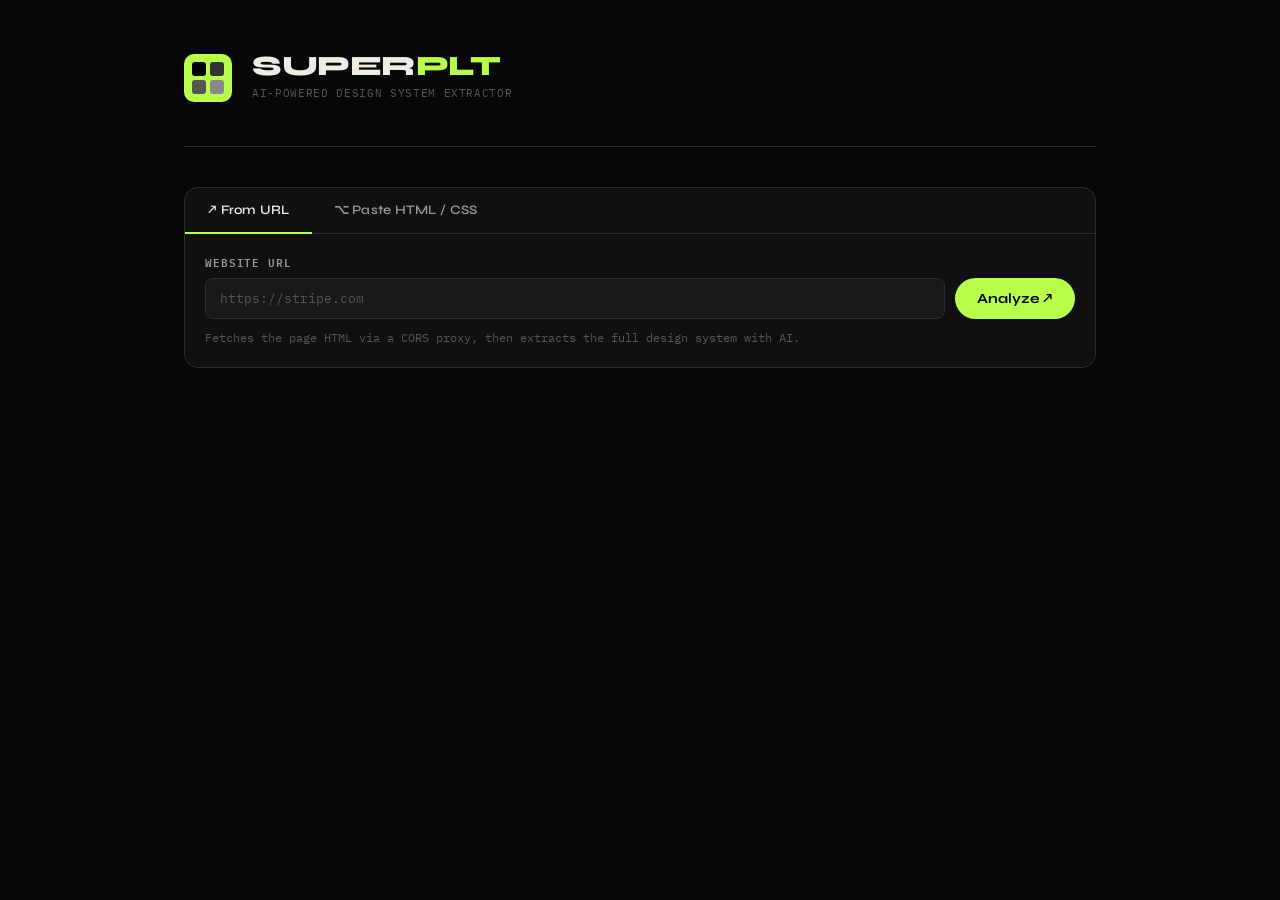
<file: superpalette.html>
<!DOCTYPE html>
<html lang="en">
<head>
<meta charset="UTF-8">
<meta name="viewport" content="width=device-width, initial-scale=1.0">
<title>SUPERPLT — Style Scraper</title>
<link href="https://fonts.googleapis.com/css2?family=Syne:wght@400;600;700;800&family=IBM+Plex+Mono:ital,wght@0,300;0,400;0,500;1,400&display=swap" rel="stylesheet">
<style>
  *, *::before, *::after { box-sizing: border-box; margin: 0; padding: 0; }

  :root {
    --bg:      #070707;
    --bg1:     #101010;
    --bg2:     #191919;
    --bg3:     #222222;
    --border:  #2c2c2c;
    --text:    #f0ece3;
    --text2:   #9a9590;
    --text3:   #555;
    --accent:  #b8ff4a;
    --accenth: #d0ff7c;
    --accentd: #7ab830;
    --err:     #ff5252;
    --warn:    #ffb347;
    --ok:      #4aff9e;
    --r: 14px;
    --rs: 8px;
  }

  html { scroll-behavior: smooth; }
  body {
    background: var(--bg);
    color: var(--text);
    font-family: 'Syne', sans-serif;
    font-size: 15px;
    line-height: 1.5;
    min-height: 100vh;
  }

  /* ── Layout ────────────────────────────────── */
  .wrap { max-width: 960px; margin: 0 auto; padding: 0 24px 80px; }

  /* ── Header ────────────────────────────────── */
  header {
    padding: 52px 0 44px;
    display: flex;
    align-items: flex-end;
    gap: 20px;
    border-bottom: 1px solid var(--border);
    margin-bottom: 40px;
  }
  .logo-mark {
    width: 48px; height: 48px;
    background: var(--accent);
    border-radius: 10px;
    display: grid;
    grid-template-columns: 1fr 1fr;
    grid-template-rows: 1fr 1fr;
    gap: 4px;
    padding: 8px;
    flex-shrink: 0;
  }
  .logo-mark span {
    border-radius: 3px;
    background: #000;
  }
  .logo-mark span:nth-child(2) { background: #333; }
  .logo-mark span:nth-child(3) { background: #555; }
  .logo-mark span:nth-child(4) { background: #888; }
  header h1 {
    font-size: 28px;
    font-weight: 800;
    letter-spacing: -0.5px;
    line-height: 1;
  }
  header h1 span { color: var(--accent); }
  .tagline {
    font-family: 'IBM Plex Mono', monospace;
    font-size: 11px;
    color: var(--text3);
    letter-spacing: 0.06em;
    text-transform: uppercase;
    margin-top: 5px;
  }

  /* ── Input Panel ───────────────────────────── */
  .input-panel {
    background: var(--bg1);
    border: 1px solid var(--border);
    border-radius: var(--r);
    overflow: hidden;
    margin-bottom: 32px;
  }
  .tab-bar {
    display: flex;
    border-bottom: 1px solid var(--border);
  }
  .tab-btn {
    padding: 14px 22px;
    background: none;
    border: none;
    color: var(--text2);
    font-family: 'Syne', sans-serif;
    font-size: 13px;
    font-weight: 600;
    cursor: pointer;
    border-bottom: 2px solid transparent;
    margin-bottom: -1px;
    transition: color .15s, border-color .15s;
    letter-spacing: 0.02em;
  }
  .tab-btn.active {
    color: var(--text);
    border-bottom-color: var(--accent);
  }
  .tab-btn:hover:not(.active) { color: var(--text); }

  .tab-pane { display: none; padding: 20px; }
  .tab-pane.active { display: block; }

  .field-label {
    font-size: 11px;
    font-weight: 600;
    letter-spacing: 0.08em;
    text-transform: uppercase;
    color: var(--text2);
    display: block;
    margin-bottom: 8px;
    font-family: 'IBM Plex Mono', monospace;
  }
  .url-row { display: flex; gap: 10px; }
  .url-row input {
    flex: 1;
    background: var(--bg2);
    border: 1px solid var(--border);
    border-radius: var(--rs);
    color: var(--text);
    font-family: 'IBM Plex Mono', monospace;
    font-size: 13px;
    padding: 11px 14px;
    outline: none;
    transition: border-color .15s;
  }
  .url-row input:focus { border-color: var(--accent); }
  .url-row input::placeholder { color: var(--text3); }
  textarea {
    width: 100%;
    background: var(--bg2);
    border: 1px solid var(--border);
    border-radius: var(--rs);
    color: var(--text);
    font-family: 'IBM Plex Mono', monospace;
    font-size: 12px;
    line-height: 1.6;
    padding: 12px 14px;
    resize: vertical;
    min-height: 160px;
    outline: none;
    transition: border-color .15s;
  }
  textarea:focus { border-color: var(--accent); }
  textarea::placeholder { color: var(--text3); }
  .hint { font-size: 12px; color: var(--text3); margin-top: 10px; font-family: 'IBM Plex Mono', monospace; }

  /* ── Buttons ───────────────────────────────── */
  .btn {
    display: inline-flex;
    align-items: center;
    gap: 8px;
    padding: 11px 22px;
    border-radius: 40px;
    border: none;
    font-family: 'Syne', sans-serif;
    font-size: 14px;
    font-weight: 700;
    cursor: pointer;
    transition: background .15s, transform .1s, opacity .15s;
    white-space: nowrap;
  }
  .btn:active { transform: scale(0.98); }
  .btn-primary { background: var(--accent); color: #000; }
  .btn-primary:hover { background: var(--accenth); }
  .btn-primary:disabled { opacity: .4; cursor: default; }
  .btn-sm {
    padding: 7px 14px;
    font-size: 12px;
    border-radius: 20px;
  }
  .btn-ghost {
    background: var(--bg2);
    color: var(--text);
    border: 1px solid var(--border);
  }
  .btn-ghost:hover { background: var(--bg3); }

  /* ── Status / Loading ─────────────────────── */
  #status {
    display: none;
    align-items: center;
    gap: 12px;
    padding: 16px 20px;
    border-radius: var(--rs);
    background: var(--bg1);
    border: 1px solid var(--border);
    margin-bottom: 24px;
    font-family: 'IBM Plex Mono', monospace;
    font-size: 13px;
  }
  #status.show { display: flex; }
  #status.err { border-color: var(--err); color: var(--err); }
  #status.ok { border-color: var(--ok); color: var(--ok); }
  .spinner {
    width: 18px; height: 18px;
    border: 2px solid var(--border);
    border-top-color: var(--accent);
    border-radius: 50%;
    animation: spin .7s linear infinite;
    flex-shrink: 0;
  }
  @keyframes spin { to { transform: rotate(360deg); } }

  /* ── Results Container ─────────────────────── */
  #results { display: none; }
  #results.show { display: block; }

  /* ── Summary Card ──────────────────────────── */
  .summary-card {
    background: var(--bg1);
    border: 1px solid var(--border);
    border-radius: var(--r);
    padding: 24px 28px;
    margin-bottom: 28px;
    display: grid;
    grid-template-columns: 1fr auto;
    gap: 16px;
    align-items: start;
  }
  .summary-card h2 {
    font-size: 20px;
    font-weight: 800;
    margin-bottom: 4px;
  }
  .aesthetic-badge {
    display: inline-block;
    font-family: 'IBM Plex Mono', monospace;
    font-size: 11px;
    padding: 3px 10px;
    border-radius: 20px;
    background: var(--bg3);
    color: var(--accent);
    border: 1px solid var(--accentd);
    margin-bottom: 10px;
    text-transform: uppercase;
    letter-spacing: 0.05em;
  }
  .summary-text { font-size: 14px; color: var(--text2); line-height: 1.6; }
  .palette-strip {
    display: flex;
    gap: 6px;
    flex-wrap: wrap;
    justify-content: flex-end;
  }
  .palette-dot {
    width: 28px; height: 28px;
    border-radius: 50%;
    border: 1px solid rgba(255,255,255,.08);
    cursor: pointer;
    transition: transform .15s;
  }
  .palette-dot:hover { transform: scale(1.2); }

  /* ── Result Tabs ───────────────────────────── */
  .result-tabs {
    background: var(--bg1);
    border: 1px solid var(--border);
    border-radius: var(--r);
    overflow: hidden;
  }
  .result-tab-bar {
    display: flex;
    gap: 0;
    border-bottom: 1px solid var(--border);
    overflow-x: auto;
    scrollbar-width: none;
  }
  .result-tab-bar::-webkit-scrollbar { display: none; }
  .result-tab-btn {
    padding: 13px 18px;
    background: none;
    border: none;
    color: var(--text2);
    font-family: 'Syne', sans-serif;
    font-size: 12px;
    font-weight: 700;
    cursor: pointer;
    border-bottom: 2px solid transparent;
    margin-bottom: -1px;
    transition: all .15s;
    white-space: nowrap;
    letter-spacing: 0.04em;
    text-transform: uppercase;
    display: flex;
    align-items: center;
    gap: 7px;
  }
  .result-tab-btn .badge {
    font-family: 'IBM Plex Mono', monospace;
    font-size: 10px;
    background: var(--bg3);
    padding: 2px 6px;
    border-radius: 10px;
    font-weight: 400;
  }
  .result-tab-btn.active { color: var(--text); border-bottom-color: var(--accent); }
  .result-tab-btn:hover:not(.active) { color: var(--text); }
  .result-tab-pane { display: none; padding: 24px; }
  .result-tab-pane.active { display: block; }

  /* ── Colors Tab ────────────────────────────── */
  .color-grid {
    display: grid;
    grid-template-columns: repeat(auto-fill, minmax(180px, 1fr));
    gap: 12px;
  }
  .color-card {
    border-radius: var(--rs);
    overflow: hidden;
    border: 1px solid var(--border);
    cursor: pointer;
    transition: transform .15s, box-shadow .15s;
  }
  .color-card:hover { transform: translateY(-2px); box-shadow: 0 8px 24px rgba(0,0,0,.4); }
  .color-swatch { height: 90px; position: relative; }
  .copy-hint {
    position: absolute; inset: 0;
    background: rgba(0,0,0,.35);
    display: flex; align-items: center; justify-content: center;
    font-size: 12px; font-family: 'IBM Plex Mono', monospace;
    opacity: 0; transition: opacity .15s;
    font-weight: 500;
  }
  .color-card:hover .copy-hint { opacity: 1; }
  .color-meta {
    padding: 10px 12px;
    background: var(--bg2);
  }
  .color-hex {
    font-family: 'IBM Plex Mono', monospace;
    font-size: 14px;
    font-weight: 500;
    letter-spacing: 0.04em;
    margin-bottom: 3px;
  }
  .color-name { font-size: 12px; font-weight: 600; margin-bottom: 4px; }
  .color-usage { font-size: 11px; color: var(--text2); line-height: 1.4; }
  .role-badge {
    display: inline-block;
    font-family: 'IBM Plex Mono', monospace;
    font-size: 9px;
    padding: 2px 7px;
    border-radius: 10px;
    background: var(--bg3);
    color: var(--text3);
    text-transform: uppercase;
    letter-spacing: 0.05em;
    margin-top: 6px;
  }

  /* ── Typography Tab ────────────────────────── */
  .font-card {
    border: 1px solid var(--border);
    border-radius: var(--rs);
    overflow: hidden;
    margin-bottom: 14px;
  }
  .font-specimen {
    padding: 28px 24px;
    background: var(--bg2);
    border-bottom: 1px solid var(--border);
    min-height: 90px;
    display: flex;
    align-items: center;
  }
  .font-meta {
    padding: 14px 20px;
    display: flex;
    flex-wrap: wrap;
    gap: 16px;
    align-items: center;
  }
  .font-name { font-size: 15px; font-weight: 700; }
  .font-detail {
    font-family: 'IBM Plex Mono', monospace;
    font-size: 11px;
    color: var(--text2);
  }
  .font-detail strong { color: var(--text); }
  .chips { display: flex; flex-wrap: wrap; gap: 6px; margin-top: 8px; }
  .chip {
    font-family: 'IBM Plex Mono', monospace;
    font-size: 11px;
    padding: 3px 9px;
    background: var(--bg3);
    border-radius: 4px;
    color: var(--text2);
  }

  /* ── Spacing Tab ───────────────────────────── */
  .spacing-grid { display: flex; flex-direction: column; gap: 10px; }
  .spacing-row {
    display: flex;
    align-items: center;
    gap: 16px;
  }
  .spacing-label {
    font-family: 'IBM Plex Mono', monospace;
    font-size: 12px;
    color: var(--text2);
    width: 64px;
    text-align: right;
    flex-shrink: 0;
  }
  .spacing-bar-wrap {
    flex: 1;
    height: 28px;
    background: var(--bg2);
    border-radius: 4px;
    overflow: hidden;
    position: relative;
  }
  .spacing-bar {
    height: 100%;
    background: var(--accent);
    opacity: .5;
    border-radius: 4px;
    transition: width .5s ease;
  }
  .spacing-note {
    font-family: 'IBM Plex Mono', monospace;
    font-size: 11px;
    color: var(--text3);
    margin-top: 16px;
  }

  /* ── Variables Tab ─────────────────────────── */
  .var-list { display: flex; flex-direction: column; gap: 6px; }
  .var-row {
    display: flex;
    align-items: center;
    gap: 12px;
    padding: 10px 14px;
    background: var(--bg2);
    border-radius: var(--rs);
    border: 1px solid var(--border);
    cursor: pointer;
    transition: background .12s;
  }
  .var-row:hover { background: var(--bg3); }
  .var-swatch {
    width: 20px; height: 20px;
    border-radius: 4px;
    border: 1px solid rgba(255,255,255,.1);
    flex-shrink: 0;
  }
  .var-name {
    font-family: 'IBM Plex Mono', monospace;
    font-size: 12px;
    color: var(--accent);
    flex: 1;
  }
  .var-value {
    font-family: 'IBM Plex Mono', monospace;
    font-size: 12px;
    color: var(--text2);
  }
  .var-type {
    font-family: 'IBM Plex Mono', monospace;
    font-size: 10px;
    padding: 2px 7px;
    border-radius: 10px;
    background: var(--bg3);
    color: var(--text3);
    text-transform: uppercase;
  }

  /* ── Components Tab ────────────────────────── */
  .comp-grid {
    display: grid;
    grid-template-columns: repeat(auto-fill, minmax(260px, 1fr));
    gap: 14px;
  }
  .comp-card {
    background: var(--bg2);
    border: 1px solid var(--border);
    border-radius: var(--rs);
    padding: 16px 18px;
  }
  .comp-name { font-size: 14px; font-weight: 700; margin-bottom: 6px; }
  .comp-desc { font-size: 12px; color: var(--text2); margin-bottom: 12px; line-height: 1.5; }
  .comp-styles {
    background: var(--bg);
    border-radius: 6px;
    padding: 10px 12px;
    font-family: 'IBM Plex Mono', monospace;
    font-size: 11px;
    line-height: 1.8;
    color: var(--text2);
    margin-bottom: 10px;
  }
  .comp-styles .k { color: #7ec8e3; }
  .comp-styles .v { color: #c8b97e; }

  /* ── Themes Tab ────────────────────────────── */
  .themes-grid {
    display: grid;
    grid-template-columns: repeat(auto-fill, minmax(280px, 1fr));
    gap: 16px;
  }
  .theme-card {
    border: 1px solid var(--border);
    border-radius: var(--r);
    overflow: hidden;
  }
  .theme-preview {
    height: 120px;
    padding: 16px;
    position: relative;
    display: flex;
    flex-direction: column;
    gap: 8px;
  }
  .theme-fake-text {
    height: 10px;
    border-radius: 5px;
    opacity: .7;
  }
  .theme-fake-btn {
    height: 28px;
    width: 80px;
    border-radius: 6px;
    margin-top: 4px;
  }
  .theme-info {
    padding: 14px 16px;
    background: var(--bg2);
  }
  .theme-name { font-size: 14px; font-weight: 700; margin-bottom: 4px; }
  .theme-desc { font-size: 12px; color: var(--text2); margin-bottom: 10px; }
  .theme-swatches { display: flex; gap: 6px; }
  .theme-swatch {
    flex: 1;
    height: 20px;
    border-radius: 3px;
    border: 1px solid rgba(255,255,255,.06);
  }

  /* ── Export Panel ──────────────────────────── */
  .export-panel {
    background: var(--bg1);
    border: 1px solid var(--border);
    border-radius: var(--r);
    padding: 20px 24px;
    margin-top: 24px;
    display: flex;
    gap: 12px;
    align-items: center;
    flex-wrap: wrap;
  }
  .export-label {
    font-size: 12px;
    font-weight: 700;
    text-transform: uppercase;
    letter-spacing: 0.08em;
    color: var(--text2);
    font-family: 'IBM Plex Mono', monospace;
    margin-right: 4px;
  }

  /* ── Copy Toast ────────────────────────────── */
  #toast {
    position: fixed;
    bottom: 30px;
    left: 50%;
    transform: translateX(-50%) translateY(80px);
    background: var(--accent);
    color: #000;
    font-family: 'IBM Plex Mono', monospace;
    font-size: 12px;
    font-weight: 500;
    padding: 10px 22px;
    border-radius: 40px;
    transition: transform .25s cubic-bezier(.34,1.56,.64,1);
    pointer-events: none;
    z-index: 999;
    white-space: nowrap;
  }
  #toast.show { transform: translateX(-50%) translateY(0); }

  /* ── Empty / Error States ──────────────────── */
  .empty {
    padding: 32px;
    text-align: center;
    color: var(--text3);
    font-family: 'IBM Plex Mono', monospace;
    font-size: 13px;
  }

  /* ── Section header ────────────────────────── */
  .section-hd {
    font-size: 11px;
    font-weight: 600;
    text-transform: uppercase;
    letter-spacing: 0.1em;
    color: var(--text3);
    font-family: 'IBM Plex Mono', monospace;
    margin-bottom: 16px;
    padding-bottom: 10px;
    border-bottom: 1px solid var(--border);
  }

  /* ── Responsive ────────────────────────────── */
  @media (max-width: 620px) {
    header { padding: 32px 0 28px; }
    .color-grid { grid-template-columns: 1fr 1fr; }
    .summary-card { grid-template-columns: 1fr; }
    .palette-strip { justify-content: flex-start; }
  }
</style>
</head>
<body>

<div class="wrap">

  <!-- ── Header ── -->
  <header>
    <div class="logo-mark">
      <span></span><span></span><span></span><span></span>
    </div>
    <div>
      <h1>SUPER<span>PLT</span></h1>
      <div class="tagline">AI-powered design system extractor</div>
    </div>
  </header>

  <!-- ── Input Panel ── -->
  <div class="input-panel">
    <div class="tab-bar">
      <button class="tab-btn active" data-tab="url">↗ From URL</button>
      <button class="tab-btn" data-tab="paste">⌥ Paste HTML / CSS</button>
    </div>

    <div class="tab-pane active" id="tab-url">
      <label class="field-label">Website URL</label>
      <div class="url-row">
        <input type="url" id="url-input" placeholder="https://stripe.com" autocomplete="off" spellcheck="false">
        <button class="btn btn-primary" id="analyze-url-btn">Analyze ↗</button>
      </div>
      <p class="hint">Fetches the page HTML via a CORS proxy, then extracts the full design system with AI.</p>
    </div>

    <div class="tab-pane" id="tab-paste">
      <label class="field-label">Paste HTML, CSS, or both</label>
      <textarea id="paste-input" placeholder="Paste your HTML source, <style> blocks, or raw CSS here…"></textarea>
      <div style="display:flex;justify-content:flex-end;margin-top:10px;">
        <button class="btn btn-primary" id="analyze-paste-btn">Analyze ↗</button>
      </div>
    </div>
  </div>

  <!-- ── Status ── -->
  <div id="status">
    <div class="spinner" id="spinner"></div>
    <span id="status-text">Initializing…</span>
  </div>

  <!-- ── Results ── -->
  <div id="results">
    <div class="summary-card">
      <div>
        <div class="aesthetic-badge" id="res-aesthetic"></div>
        <h2 id="res-site-name"></h2>
        <p class="summary-text" id="res-summary"></p>
      </div>
      <div class="palette-strip" id="res-palette-strip"></div>
    </div>

    <div class="result-tabs">
      <div class="result-tab-bar">
        <button class="result-tab-btn active" data-rtab="colors">Colors <span class="badge" id="badge-colors"></span></button>
        <button class="result-tab-btn" data-rtab="typography">Typography <span class="badge" id="badge-typo"></span></button>
        <button class="result-tab-btn" data-rtab="spacing">Spacing</button>
        <button class="result-tab-btn" data-rtab="variables">Variables <span class="badge" id="badge-vars"></span></button>
        <button class="result-tab-btn" data-rtab="components">Components <span class="badge" id="badge-comps"></span></button>
        <button class="result-tab-btn" data-rtab="themes">Themes <span class="badge" id="badge-themes"></span></button>
      </div>

      <div class="result-tab-pane active" id="rtab-colors">
        <div class="section-hd">Extracted Colors</div>
        <div class="color-grid" id="color-grid"></div>
      </div>
      <div class="result-tab-pane" id="rtab-typography">
        <div class="section-hd">Typography System</div>
        <div id="typo-list"></div>
      </div>
      <div class="result-tab-pane" id="rtab-spacing">
        <div class="section-hd">Spacing Scale</div>
        <div class="spacing-grid" id="spacing-grid"></div>
        <p class="spacing-note" id="spacing-note"></p>
      </div>
      <div class="result-tab-pane" id="rtab-variables">
        <div class="section-hd">CSS Custom Properties</div>
        <div class="var-list" id="var-list"></div>
      </div>
      <div class="result-tab-pane" id="rtab-components">
        <div class="section-hd">Components & Patterns</div>
        <div class="comp-grid" id="comp-grid"></div>
      </div>
      <div class="result-tab-pane" id="rtab-themes">
        <div class="section-hd">Themes</div>
        <div class="themes-grid" id="themes-grid"></div>
      </div>
    </div>

    <!-- ── Export ── -->
    <div class="export-panel">
      <span class="export-label">Export →</span>
      <button class="btn btn-ghost btn-sm" id="export-css">Copy CSS Variables</button>
      <button class="btn btn-ghost btn-sm" id="export-json">Copy JSON Tokens</button>
      <button class="btn btn-ghost btn-sm" id="export-tailwind">Copy Tailwind Config</button>
      <button class="btn btn-ghost btn-sm" id="export-figma">Copy Figma Palette</button>
    </div>
  </div>

</div>

<div id="toast">Copied!</div>

<script>
// ── State ──────────────────────────────────────────────────────────
let designSystem = null;

// ── Helpers ────────────────────────────────────────────────────────
function normalizeHex(color) {
  if (!color || typeof color !== 'string') return '#888888';
  color = color.trim();
  if (color.startsWith('#')) {
    if (color.length === 4) {
      return '#' + color[1]+color[1]+color[2]+color[2]+color[3]+color[3];
    }
    return '#' + color.slice(1,7).toLowerCase().padEnd(6,'0');
  }
  const rgbM = color.match(/rgb\((\d+),\s*(\d+),\s*(\d+)\)/);
  if (rgbM) {
    return '#' + [rgbM[1],rgbM[2],rgbM[3]]
      .map(n => parseInt(n).toString(16).padStart(2,'0')).join('');
  }
  return '#888888';
}

function luminance(hex) {
  hex = normalizeHex(hex);
  const r = parseInt(hex.slice(1,3),16)/255;
  const g = parseInt(hex.slice(3,5),16)/255;
  const b = parseInt(hex.slice(5,7),16)/255;
  const lin = c => c <= 0.03928 ? c/12.92 : Math.pow((c+0.055)/1.055,2.4);
  return 0.2126*lin(r) + 0.7152*lin(g) + 0.0722*lin(b);
}

function textOn(hex) {
  return luminance(hex) > 0.35 ? '#000000' : '#ffffff';
}

function copyText(text) {
  navigator.clipboard.writeText(text).then(() => showToast('Copied!')).catch(() => {
    const ta = document.createElement('textarea');
    ta.value = text;
    document.body.appendChild(ta);
    ta.select();
    document.execCommand('copy');
    document.body.removeChild(ta);
    showToast('Copied!');
  });
}

function showToast(msg) {
  const t = document.getElementById('toast');
  t.textContent = msg;
  t.classList.add('show');
  setTimeout(() => t.classList.remove('show'), 2000);
}

function setStatus(msg, type='loading') {
  const el = document.getElementById('status');
  const txt = document.getElementById('status-text');
  const sp = document.getElementById('spinner');
  el.className = 'show';
  if (type === 'err') { el.classList.add('err'); sp.style.display='none'; }
  else if (type === 'ok') { el.classList.add('ok'); sp.style.display='none'; }
  else { sp.style.display='block'; }
  txt.textContent = msg;
}
function hideStatus() {
  document.getElementById('status').className = '';
}

function parseSize(s) {
  if (!s) return 0;
  return parseFloat(s) || 0;
}

// ── HTML Preprocessing ─────────────────────────────────────────────
function preprocessHtml(html) {
  // Strip script content but keep tags
  html = html.replace(/<script\b[^>]*>[\s\S]*?<\/script>/gi, '');
  // Strip HTML comments
  html = html.replace(/<!--[\s\S]*?-->/g, '');
  // Trim whitespace runs
  html = html.replace(/\s{3,}/g, ' ');
  // Truncate to 80k chars
  return html.substring(0, 80000);
}

// ── CORS Proxy Fetch ───────────────────────────────────────────────
async function fetchViaProxy(url) {
  const proxies = [
    `https://api.allorigins.win/raw?url=${encodeURIComponent(url)}`,
    `https://corsproxy.io/?${encodeURIComponent(url)}`,
  ];
  for (const proxy of proxies) {
    try {
      const ctrl = new AbortController();
      const tid = setTimeout(() => ctrl.abort(), 18000);
      const res = await fetch(proxy, { signal: ctrl.signal });
      clearTimeout(tid);
      if (res.ok) {
        const txt = await res.text();
        if (txt && txt.length > 300) return txt;
      }
    } catch(e) { /* try next */ }
  }
  return null;
}

// ── Claude API ─────────────────────────────────────────────────────
const SYSTEM_PROMPT = `You are a world-class design system analyst. Extract every design token from the provided HTML/CSS source.

Return ONLY a valid JSON object — no markdown, no code fences, no explanation. Use this exact structure:

{
  "siteName": "detected site name",
  "aesthetic": "2-3 word aesthetic description (e.g. 'minimal corporate', 'bold playful', 'dark technical')",
  "summary": "2-3 sentences describing the overall design style and approach.",
  "colors": [
    {
      "hex": "#rrggbb (must be 6-digit lowercase hex)",
      "name": "Descriptive name like 'Ocean Blue' or 'Warm Cream'",
      "usage": "Where this color is used (e.g. 'primary buttons, links, headlines')",
      "role": "primary|secondary|accent|background|surface|text|border|error|success|warning|other",
      "frequency": "high|medium|low"
    }
  ],
  "typography": [
    {
      "family": "exact font-family string",
      "role": "display|heading|body|caption|code|label|other",
      "sizes": ["array of size values found"],
      "weights": ["array of weight values found"],
      "lineHeights": [],
      "letterSpacing": "",
      "specimen": "A sentence to showcase this font's character"
    }
  ],
  "spacing": {
    "unit": "px|rem|em|mixed",
    "baseUnit": "base spacing unit if detectable",
    "scale": ["ordered smallest-to-largest spacing values found"],
    "notes": "description of spacing pattern"
  },
  "cssVariables": [
    {
      "name": "--variable-name",
      "value": "its value",
      "type": "color|size|font|animation|other",
      "description": "what it's for"
    }
  ],
  "components": [
    {
      "name": "Component Name",
      "description": "visual description",
      "keyStyles": { "css-property": "value" },
      "variants": ["variant1", "variant2"]
    }
  ],
  "themes": [
    {
      "name": "Theme name e.g. Light Mode or Dark Mode",
      "description": "theme description",
      "background": "#hex",
      "surface": "#hex",
      "text": "#hex",
      "textMuted": "#hex",
      "accent": "#hex",
      "border": "#hex",
      "palette": ["#hex1","#hex2","#hex3","#hex4","#hex5","#hex6"]
    }
  ]
}

Be exhaustive. Extract every color, font, spacing value you can find. Normalize all hex to 6-digit lowercase. Empty array [] for sections with no data.`;

async function callClaude(content, isUrl) {
  const userMsg = isUrl
    ? `Analyze the design system of this website (URL: ${content.url}).\n\nHere is the fetched HTML source:\n\n${content.html}`
    : `Analyze this HTML/CSS source and extract the complete design system:\n\n${content}`;

  const resp = await fetch('https://api.anthropic.com/v1/messages', {
    method: 'POST',
    headers: { 'Content-Type': 'application/json' },
    body: JSON.stringify({
      model: 'claude-sonnet-4-20250514',
      max_tokens: 4000,
      system: SYSTEM_PROMPT,
      messages: [{ role: 'user', content: userMsg }]
    })
  });

  if (!resp.ok) {
    const err = await resp.json().catch(() => ({}));
    throw new Error(err.error?.message || `API error ${resp.status}`);
  }

  const data = await resp.json();
  const raw = (data.content || [])
    .filter(b => b.type === 'text')
    .map(b => b.text)
    .join('');

  return parseDesignSystem(raw);
}

function parseDesignSystem(text) {
  // Try raw JSON
  try { return JSON.parse(text.trim()); } catch {}
  // Strip code fences
  const fenceM = text.match(/```(?:json)?\s*([\s\S]*?)```/);
  if (fenceM) { try { return JSON.parse(fenceM[1].trim()); } catch {} }
  // Find first JSON object
  const objM = text.match(/\{[\s\S]*\}/);
  if (objM) { try { return JSON.parse(objM[0]); } catch {} }
  throw new Error('Could not parse design system from API response.');
}

// ── Main Analyze Function ──────────────────────────────────────────
async function analyze(mode) {
  const analyzeUrlBtn = document.getElementById('analyze-url-btn');
  const analyzePasteBtn = document.getElementById('analyze-paste-btn');
  analyzeUrlBtn.disabled = true;
  analyzePasteBtn.disabled = true;
  document.getElementById('results').classList.remove('show');

  try {
    let content, isUrl = false;

    if (mode === 'url') {
      const url = document.getElementById('url-input').value.trim();
      if (!url) { setStatus('Please enter a URL.', 'err'); return; }
      setStatus('Fetching page via CORS proxy…');
      const html = await fetchViaProxy(url);
      if (!html) {
        setStatus('Could not fetch the URL (CORS blocked or unreachable). Try the Paste HTML tab instead.', 'err');
        return;
      }
      content = { url, html: preprocessHtml(html) };
      isUrl = true;
    } else {
      content = document.getElementById('paste-input').value.trim();
      if (!content) { setStatus('Please paste some HTML or CSS.', 'err'); return; }
      content = preprocessHtml(content);
    }

    setStatus('Extracting design system with AI…');
    designSystem = await callClaude(content, isUrl);

    hideStatus();
    renderResults(designSystem);
    document.getElementById('results').classList.add('show');
    document.getElementById('results').scrollIntoView({ behavior: 'smooth', block: 'start' });

  } catch(e) {
    setStatus('Error: ' + e.message, 'err');
  } finally {
    analyzeUrlBtn.disabled = false;
    analyzePasteBtn.disabled = false;
  }
}

// ── Render Results ─────────────────────────────────────────────────
function renderResults(ds) {
  // Summary
  document.getElementById('res-site-name').textContent = ds.siteName || 'Design System';
  document.getElementById('res-aesthetic').textContent = ds.aesthetic || 'extracted';
  document.getElementById('res-summary').textContent = ds.summary || '';

  // Palette strip (top 8 colors)
  const strip = document.getElementById('res-palette-strip');
  strip.innerHTML = '';
  const topColors = (ds.colors || []).slice(0, 10);
  topColors.forEach(c => {
    const hex = normalizeHex(c.hex);
    const d = document.createElement('div');
    d.className = 'palette-dot';
    d.style.background = hex;
    d.title = `${c.name || ''} ${hex}`;
    d.onclick = () => copyText(hex);
    strip.appendChild(d);
  });

  renderColors(ds.colors || []);
  renderTypography(ds.typography || []);
  renderSpacing(ds.spacing || {});
  renderVariables(ds.cssVariables || []);
  renderComponents(ds.components || []);
  renderThemes(ds.themes || []);

  // Update badges
  document.getElementById('badge-colors').textContent = (ds.colors||[]).length;
  document.getElementById('badge-typo').textContent = (ds.typography||[]).length;
  document.getElementById('badge-vars').textContent = (ds.cssVariables||[]).length;
  document.getElementById('badge-comps').textContent = (ds.components||[]).length;
  document.getElementById('badge-themes').textContent = (ds.themes||[]).length;
}

function renderColors(colors) {
  const grid = document.getElementById('color-grid');
  if (!colors.length) { grid.innerHTML = '<div class="empty">No colors extracted.</div>'; return; }
  grid.innerHTML = colors.map(c => {
    const hex = normalizeHex(c.hex);
    const fg = textOn(hex);
    return `
    <div class="color-card" onclick="copyText('${hex}')">
      <div class="color-swatch" style="background:${hex}">
        <div class="copy-hint" style="color:${fg}">Copy ${hex}</div>
      </div>
      <div class="color-meta">
        <div class="color-hex">${hex}</div>
        <div class="color-name">${c.name || ''}</div>
        <div class="color-usage">${c.usage || ''}</div>
        ${c.role ? `<span class="role-badge">${c.role}</span>` : ''}
      </div>
    </div>`;
  }).join('');
}

function renderTypography(fonts) {
  const list = document.getElementById('typo-list');
  if (!fonts.length) { list.innerHTML = '<div class="empty">No typography data extracted.</div>'; return; }
  list.innerHTML = fonts.map(f => {
    const sizes = (f.sizes||[]).join(', ') || '—';
    const weights = (f.weights||[]).join(', ') || '—';
    const specimen = f.specimen || 'The quick brown fox jumps over the lazy dog.';
    const specimenSize = f.sizes && f.sizes[0] ? Math.min(parseSize(f.sizes[0]), 42) : 24;
    const specimenWeight = f.weights && f.weights[0] ? f.weights[0] : 400;
    const safeFamily = (f.family || 'inherit').replace(/"/g, "'");
    return `
    <div class="font-card">
      <div class="font-specimen">
        <span style="font-family:'${safeFamily}',sans-serif;font-size:${specimenSize}px;font-weight:${specimenWeight};line-height:1.25;color:#f0ece3">
          ${specimen}
        </span>
      </div>
      <div class="font-meta">
        <div>
          <div class="font-name">${f.family || 'Unknown'}</div>
          <div style="display:flex;gap:20px;margin-top:8px;flex-wrap:wrap">
            <span class="font-detail"><strong>Role</strong> ${f.role||'—'}</span>
            <span class="font-detail"><strong>Sizes</strong> ${sizes}</span>
            <span class="font-detail"><strong>Weights</strong> ${weights}</span>
            ${f.lineHeights&&f.lineHeights.length ? `<span class="font-detail"><strong>Line-height</strong> ${f.lineHeights.join(', ')}</span>` : ''}
            ${f.letterSpacing ? `<span class="font-detail"><strong>Letter-spacing</strong> ${f.letterSpacing}</span>` : ''}
          </div>
        </div>
      </div>
    </div>`;
  }).join('');
}

function renderSpacing(sp) {
  const grid = document.getElementById('spacing-grid');
  const note = document.getElementById('spacing-note');
  const scale = sp.scale || [];
  if (!scale.length) { grid.innerHTML = '<div class="empty">No spacing data extracted.</div>'; return; }
  const max = Math.max(...scale.map(s => parseSize(s)), 1);
  grid.innerHTML = scale.map(s => {
    const px = parseSize(s);
    const pct = Math.min((px / max) * 100, 100);
    return `
    <div class="spacing-row">
      <div class="spacing-label">${s}</div>
      <div class="spacing-bar-wrap">
        <div class="spacing-bar" style="width:${pct}%"></div>
      </div>
      <div style="font-family:'IBM Plex Mono',monospace;font-size:11px;color:var(--text3);width:40px">${px}px</div>
    </div>`;
  }).join('');
  note.textContent = [sp.notes, sp.baseUnit ? `Base unit: ${sp.baseUnit}` : ''].filter(Boolean).join(' · ');
}

function renderVariables(vars) {
  const list = document.getElementById('var-list');
  if (!vars.length) { list.innerHTML = '<div class="empty">No CSS variables found.</div>'; return; }
  list.innerHTML = vars.map(v => {
    const isColor = v.type === 'color' || /^#[0-9a-f]{3,8}$/i.test((v.value||'').trim());
    const hex = isColor ? normalizeHex(v.value) : null;
    return `
    <div class="var-row" onclick="copyText('${(v.name||'').replace(/'/g,"\\'")}:${(v.value||'').replace(/'/g,"\\'")}')">
      ${hex ? `<div class="var-swatch" style="background:${hex}"></div>` : `<div style="width:20px;height:20px;flex-shrink:0"></div>`}
      <div class="var-name">${v.name || ''}</div>
      <div class="var-value">${v.value || ''}</div>
      <div class="var-type">${v.type || 'other'}</div>
    </div>`;
  }).join('');
}

function renderComponents(comps) {
  const grid = document.getElementById('comp-grid');
  if (!comps.length) { grid.innerHTML = '<div class="empty">No components extracted.</div>'; return; }
  grid.innerHTML = comps.map(c => {
    const styles = c.keyStyles || {};
    const stylesHtml = Object.entries(styles).map(([k,v]) =>
      `<span class="k">${k}</span>: <span class="v">${v}</span>;\n`
    ).join('') || '—';
    const variants = (c.variants||[]).length
      ? `<div class="chips">${c.variants.map(v => `<span class="chip">${v}</span>`).join('')}</div>` : '';
    return `
    <div class="comp-card">
      <div class="comp-name">${c.name||'Component'}</div>
      <div class="comp-desc">${c.description||''}</div>
      <div class="comp-styles"><pre style="margin:0;white-space:pre-wrap;word-break:break-all">${stylesHtml}</pre></div>
      ${variants}
    </div>`;
  }).join('');
}

function renderThemes(themes) {
  const grid = document.getElementById('themes-grid');
  if (!themes.length) { grid.innerHTML = '<div class="empty">No themes extracted.</div>'; return; }
  grid.innerHTML = themes.map(t => {
    const bg = normalizeHex(t.background || '#ffffff');
    const txt = normalizeHex(t.text || (luminance(bg) > 0.5 ? '#000000' : '#ffffff'));
    const acc = normalizeHex(t.accent || '#0066ff');
    const palette = (t.palette || []).filter(Boolean).slice(0,8);
    return `
    <div class="theme-card">
      <div class="theme-preview" style="background:${bg}">
        <div class="theme-fake-text" style="background:${txt};width:70%"></div>
        <div class="theme-fake-text" style="background:${txt};opacity:.4;width:50%"></div>
        <div class="theme-fake-btn" style="background:${acc}"></div>
      </div>
      <div class="theme-info">
        <div class="theme-name">${t.name||'Theme'}</div>
        <div class="theme-desc">${t.description||''}</div>
        <div class="theme-swatches">
          ${palette.map(h => `<div class="theme-swatch" style="background:${normalizeHex(h)}" title="${h}"></div>`).join('')}
        </div>
      </div>
    </div>`;
  }).join('');
}

// ── Export Functions ────────────────────────────────────────────────
function exportCSS() {
  if (!designSystem) return;
  const lines = ['/* Design System — CSS Variables */\n:root {'];
  (designSystem.colors||[]).forEach(c => {
    const safe = (c.name||'color').toLowerCase().replace(/\s+/g,'-').replace(/[^a-z0-9-]/g,'');
    lines.push(`  --color-${safe}: ${normalizeHex(c.hex)};`);
  });
  (designSystem.typography||[]).forEach(f => {
    const safe = (f.family||'font').toLowerCase().replace(/\s+/g,'-').replace(/[^a-z0-9-]/g,'');
    lines.push(`  --font-${safe}: '${f.family}', sans-serif;`);
  });
  if (designSystem.spacing?.scale?.length) {
    designSystem.spacing.scale.forEach((s,i) => {
      lines.push(`  --space-${i+1}: ${s};`);
    });
  }
  (designSystem.cssVariables||[]).forEach(v => {
    if (v.name && v.value) lines.push(`  ${v.name}: ${v.value};`);
  });
  lines.push('}');
  copyText(lines.join('\n'));
}

function exportJSON() {
  if (!designSystem) return;
  copyText(JSON.stringify(designSystem, null, 2));
}

function exportTailwind() {
  if (!designSystem) return;
  const colors = {};
  (designSystem.colors||[]).forEach(c => {
    const safe = (c.name||'color').toLowerCase().replace(/\s+/g,'-').replace(/[^a-z0-9-]/g,'');
    colors[safe] = normalizeHex(c.hex);
  });
  const fonts = {};
  (designSystem.typography||[]).forEach(f => {
    const safe = (f.role||'body');
    fonts[safe] = [f.family, ...((f.family||'').includes('Mono') ? ['monospace'] : ['sans-serif'])];
  });
  const config = {
    theme: {
      extend: {
        colors,
        fontFamily: fonts,
      }
    }
  };
  copyText('// tailwind.config.js\nmodule.exports = ' + JSON.stringify(config, null, 2));
}

function exportFigma() {
  if (!designSystem) return;
  const lines = (designSystem.colors||[]).map(c =>
    `${c.name||'Color'}: ${normalizeHex(c.hex)}`
  );
  copyText(lines.join('\n'));
}

// ── Event Wiring ────────────────────────────────────────────────────
document.querySelectorAll('.tab-btn').forEach(btn => {
  btn.addEventListener('click', () => {
    document.querySelectorAll('.tab-btn').forEach(b => b.classList.remove('active'));
    document.querySelectorAll('.tab-pane').forEach(p => p.classList.remove('active'));
    btn.classList.add('active');
    document.getElementById('tab-' + btn.dataset.tab).classList.add('active');
  });
});

document.querySelectorAll('.result-tab-btn').forEach(btn => {
  btn.addEventListener('click', () => {
    document.querySelectorAll('.result-tab-btn').forEach(b => b.classList.remove('active'));
    document.querySelectorAll('.result-tab-pane').forEach(p => p.classList.remove('active'));
    btn.classList.add('active');
    document.getElementById('rtab-' + btn.dataset.rtab).classList.add('active');
  });
});

document.getElementById('analyze-url-btn').addEventListener('click', () => analyze('url'));
document.getElementById('analyze-paste-btn').addEventListener('click', () => analyze('paste'));
document.getElementById('url-input').addEventListener('keydown', e => {
  if (e.key === 'Enter') analyze('url');
});

document.getElementById('export-css').addEventListener('click', exportCSS);
document.getElementById('export-json').addEventListener('click', exportJSON);
document.getElementById('export-tailwind').addEventListener('click', exportTailwind);
document.getElementById('export-figma').addEventListener('click', exportFigma);

// expose copyText globally for inline onclick
window.copyText = copyText;
</script>
</body>
</html>
</file>
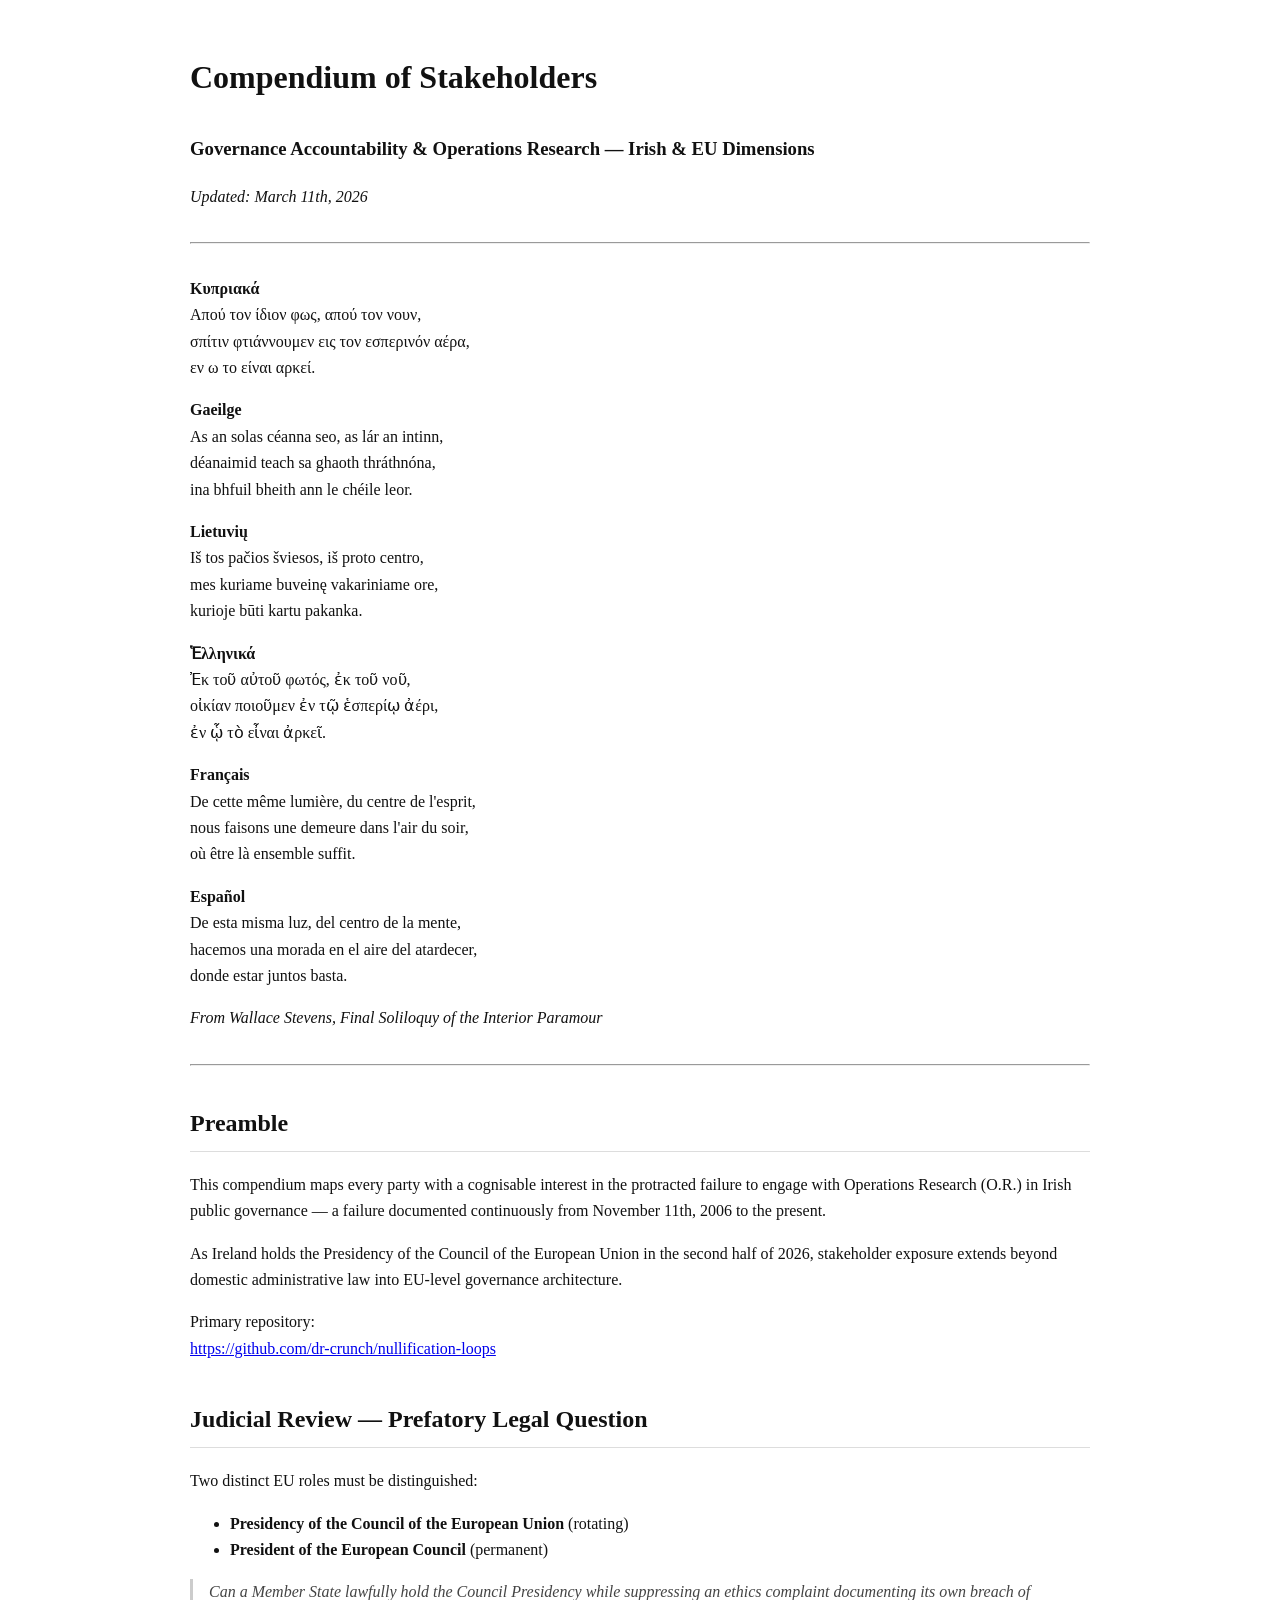
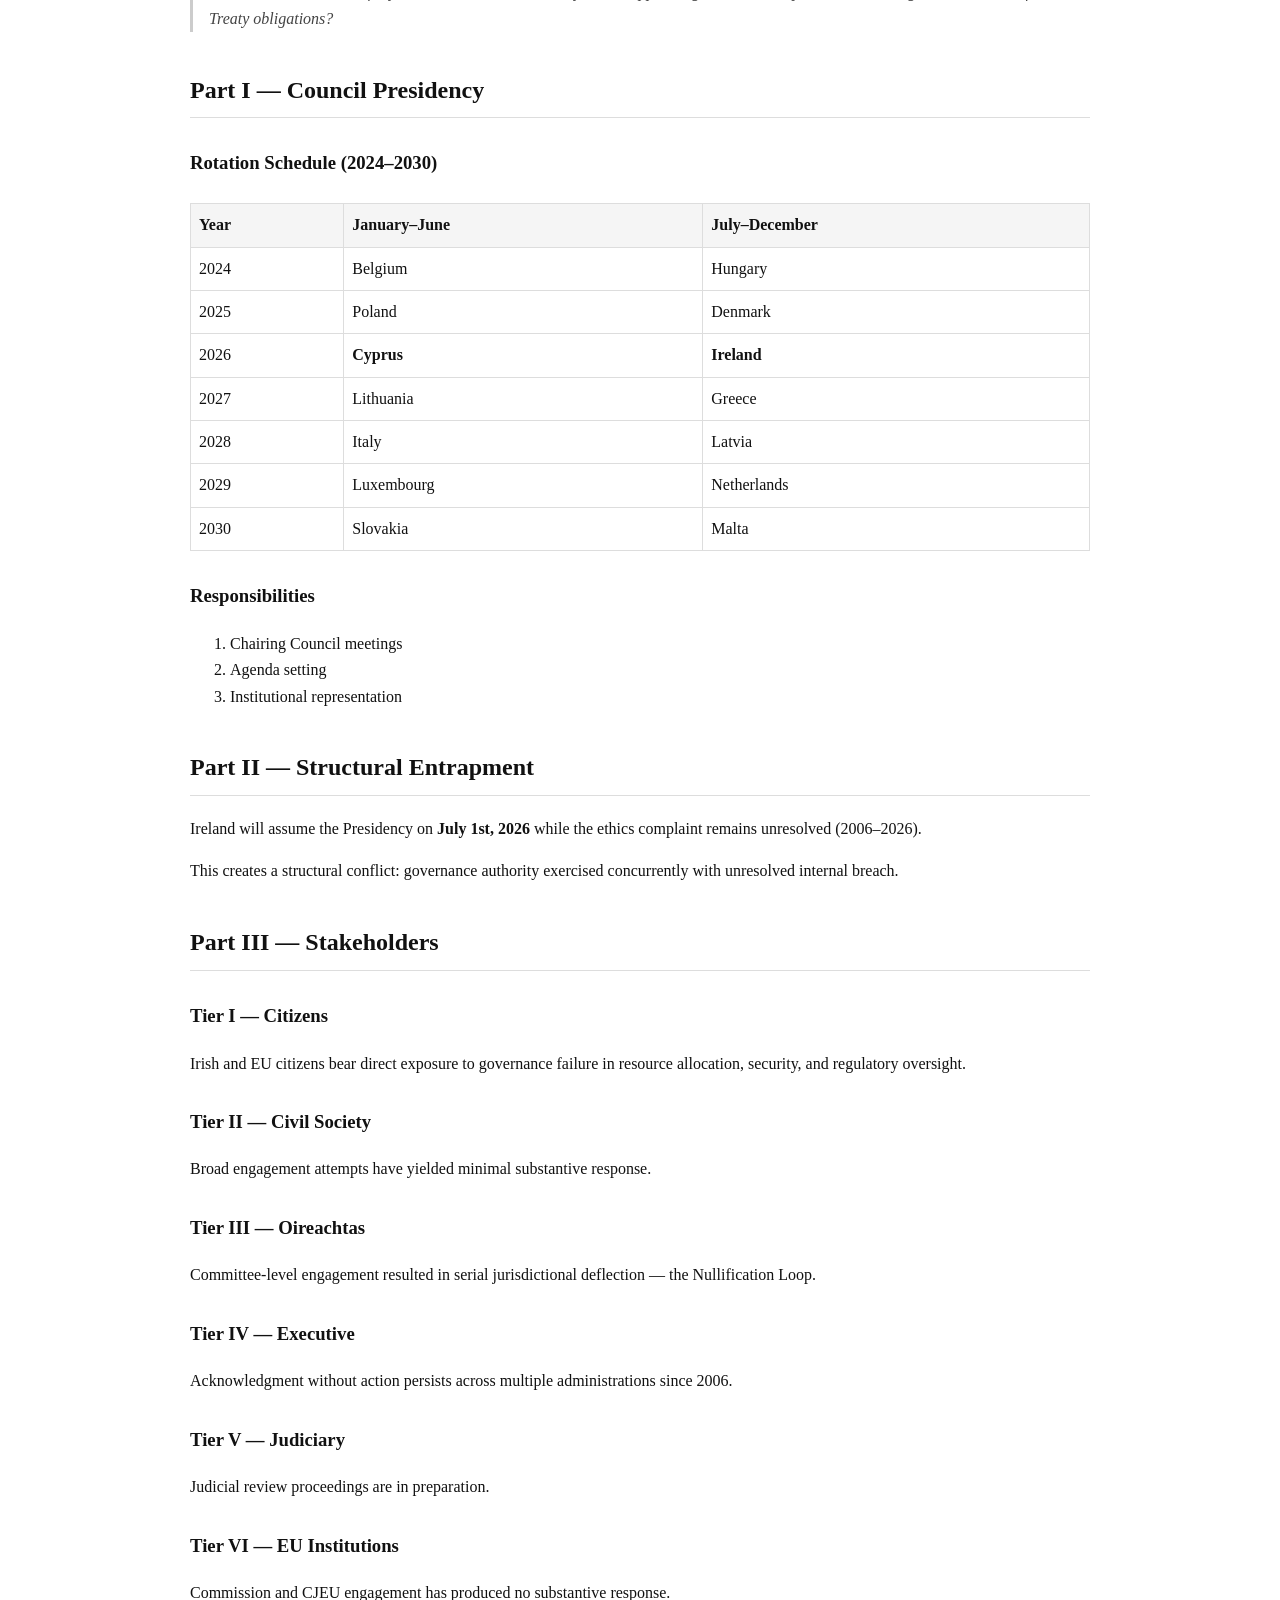
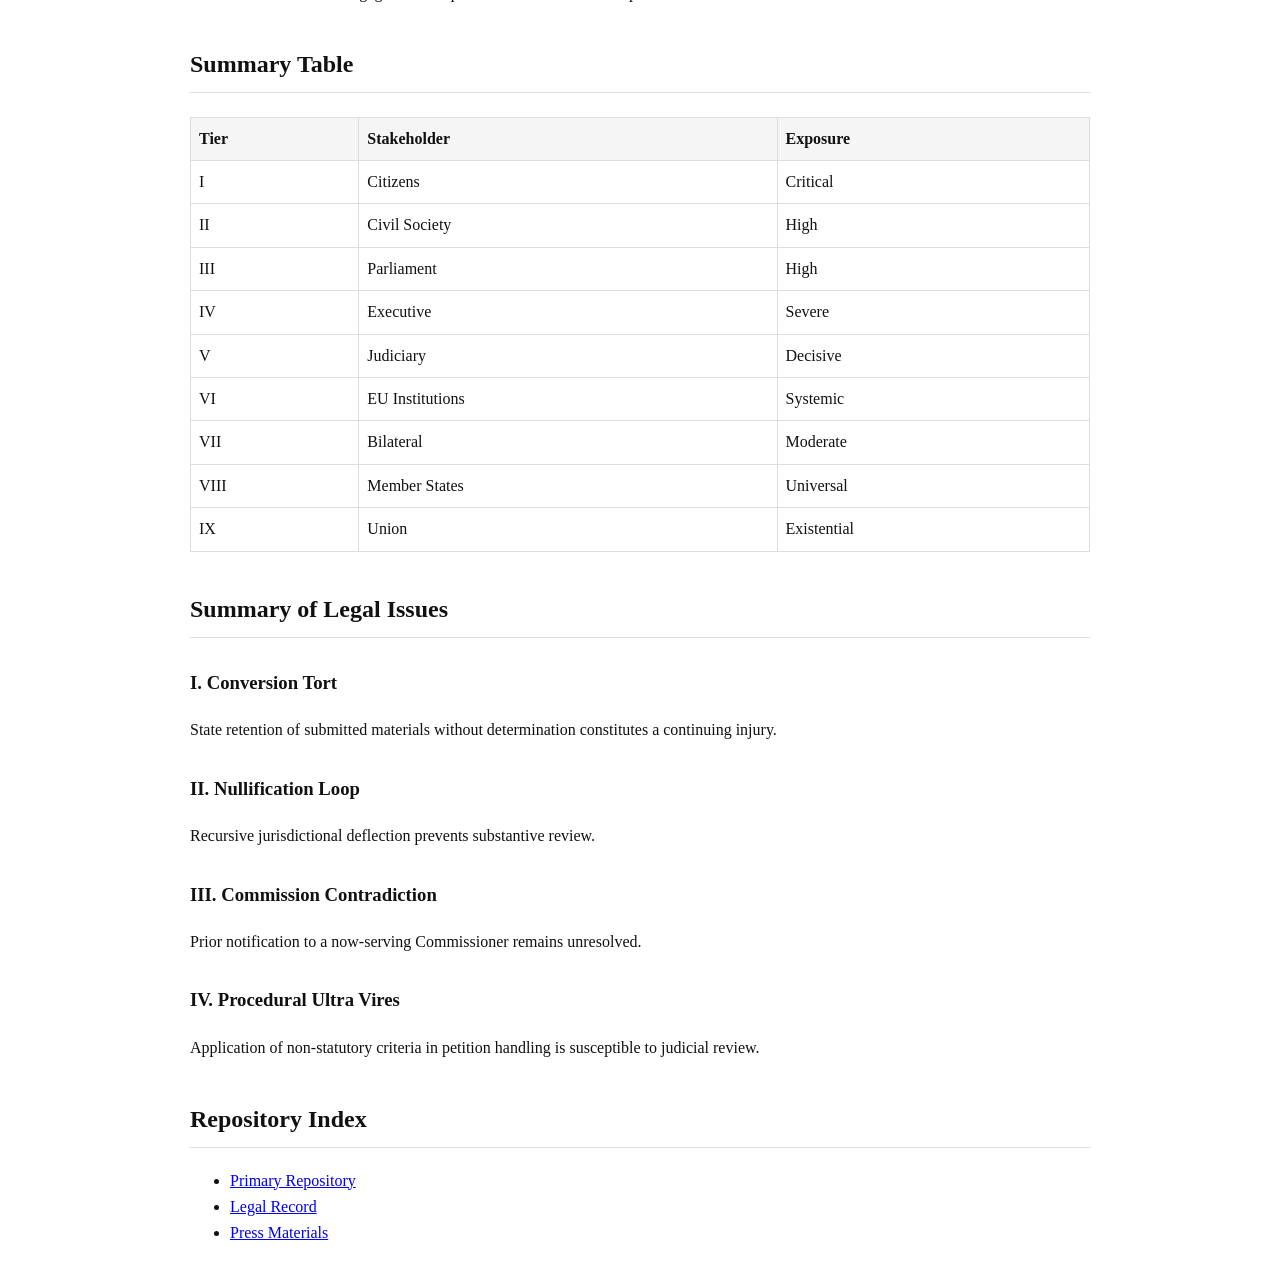
<file: docs/compendium.html>
<!DOCTYPE html>
<html lang="en">
<base target="_blank">

<head>
<meta charset="UTF-8">
<title>Compendium of Stakeholders</title>
<meta name="viewport" content="width=device-width, initial-scale=1.0">

<style>
body {
  font-family: Georgia, "Times New Roman", serif;
  line-height: 1.65;
  max-width: 900px;
  margin: 40px auto;
  padding: 0 20px;
  color: #111;
}

h1, h2, h3, h4 {
  margin-top: 1.6em;
}

h1 {
  font-size: 2em;
}

h2 {
  border-bottom: 1px solid #ddd;
  padding-bottom: 0.3em;
}

blockquote {
  border-left: 3px solid #ccc;
  padding-left: 1em;
  margin-left: 0;
  color: #444;
  font-style: italic;
}

table {
  width: 100%;
  border-collapse: collapse;
  margin: 1.5em 0;
}

th, td {
  border: 1px solid #ddd;
  padding: 8px;
  text-align: left;
}

th {
  background: #f5f5f5;
}

.lang-block {
  margin-bottom: 1em;
}

hr {
  margin: 2em 0;
}
</style>
</head>

<body>

<header>
<h1>Compendium of Stakeholders</h1>
<h3>Governance Accountability &amp; Operations Research — Irish &amp; EU Dimensions</h3>
<p><em>Updated: March 11th, 2026</em></p>
</header>

<hr>

<section>
<div class="lang-block"><strong>Κυπριακά</strong><br>
Απού τον ίδιον φως, απού τον νουν,<br>
σπίτιν φτιάννουμεν εις τον εσπερινόν αέρα,<br>
εν ω το είναι αρκεί.</div>

<div class="lang-block"><strong>Gaeilge</strong><br>
As an solas céanna seo, as lár an intinn,<br>
déanaimid teach sa ghaoth thráthnóna,<br>
ina bhfuil bheith ann le chéile leor.</div>

<div class="lang-block"><strong>Lietuvių</strong><br>
Iš tos pačios šviesos, iš proto centro,<br>
mes kuriame buveinę vakariniame ore,<br>
kurioje būti kartu pakanka.</div>

<div class="lang-block"><strong>Ἑλληνικά</strong><br>
Ἐκ τοῦ αὐτοῦ φωτός, ἐκ τοῦ νοῦ,<br>
οἰκίαν ποιοῦμεν ἐν τῷ ἑσπερίῳ ἀέρι,<br>
ἐν ᾧ τὸ εἶναι ἀρκεῖ.</div>

<div class="lang-block"><strong>Français</strong><br>
De cette même lumière, du centre de l'esprit,<br>
nous faisons une demeure dans l'air du soir,<br>
où être là ensemble suffit.</div>

<div class="lang-block"><strong>Español</strong><br>
De esta misma luz, del centro de la mente,<br>
hacemos una morada en el aire del atardecer,<br>
donde estar juntos basta.</div>

<p><em>From Wallace Stevens, <i>Final Soliloquy of the Interior Paramour</i></em></p>
</section>

<hr>

<section>
<h2>Preamble</h2>

<p>
This compendium maps every party with a cognisable interest in the protracted failure to engage with Operations Research (O.R.) in Irish public governance — a failure documented continuously from November 11th, 2006 to the present.
</p>

<p>
As Ireland holds the Presidency of the Council of the European Union in the second half of 2026, stakeholder exposure extends beyond domestic administrative law into EU-level governance architecture.
</p>

<p>
Primary repository:<br>
<a href="https://github.com/dr-crunch/nullification-loops" target="_blank">
https://github.com/dr-crunch/nullification-loops
</a>
</p>
</section>

<section>
<h2>Judicial Review — Prefatory Legal Question</h2>

<p>
Two distinct EU roles must be distinguished:
</p>

<ul>
<li><strong>Presidency of the Council of the European Union</strong> (rotating)</li>
<li><strong>President of the European Council</strong> (permanent)</li>
</ul>

<blockquote>
Can a Member State lawfully hold the Council Presidency while suppressing an ethics complaint documenting its own breach of Treaty obligations?
</blockquote>
</section>

<section>
<h2>Part I — Council Presidency</h2>

<h3>Rotation Schedule (2024–2030)</h3>

<table>
<tr>
<th>Year</th>
<th>January–June</th>
<th>July–December</th>
</tr>
<tr><td>2024</td><td>Belgium</td><td>Hungary</td></tr>
<tr><td>2025</td><td>Poland</td><td>Denmark</td></tr>
<tr><td>2026</td><td><strong>Cyprus</strong></td><td><strong>Ireland</strong></td></tr>
<tr><td>2027</td><td>Lithuania</td><td>Greece</td></tr>
<tr><td>2028</td><td>Italy</td><td>Latvia</td></tr>
<tr><td>2029</td><td>Luxembourg</td><td>Netherlands</td></tr>
<tr><td>2030</td><td>Slovakia</td><td>Malta</td></tr>
</table>

<h3>Responsibilities</h3>
<ol>
<li>Chairing Council meetings</li>
<li>Agenda setting</li>
<li>Institutional representation</li>
</ol>

</section>

<section>
<h2>Part II — Structural Entrapment</h2>

<p>
Ireland will assume the Presidency on <strong>July 1st, 2026</strong> while the ethics complaint remains unresolved (2006–2026).
</p>

<p>
This creates a structural conflict: governance authority exercised concurrently with unresolved internal breach.
</p>
</section>

<section>
<h2>Part III — Stakeholders</h2>

<h3>Tier I — Citizens</h3>
<p>
Irish and EU citizens bear direct exposure to governance failure in resource allocation, security, and regulatory oversight.
</p>

<h3>Tier II — Civil Society</h3>
<p>
Broad engagement attempts have yielded minimal substantive response.
</p>

<h3>Tier III — Oireachtas</h3>
<p>
Committee-level engagement resulted in serial jurisdictional deflection — the Nullification Loop.
</p>

<h3>Tier IV — Executive</h3>
<p>
Acknowledgment without action persists across multiple administrations since 2006.
</p>

<h3>Tier V — Judiciary</h3>
<p>
Judicial review proceedings are in preparation.
</p>

<h3>Tier VI — EU Institutions</h3>
<p>
Commission and CJEU engagement has produced no substantive response.
</p>

</section>

<section>
<h2>Summary Table</h2>

<table>
<tr>
<th>Tier</th>
<th>Stakeholder</th>
<th>Exposure</th>
</tr>
<tr><td>I</td><td>Citizens</td><td>Critical</td></tr>
<tr><td>II</td><td>Civil Society</td><td>High</td></tr>
<tr><td>III</td><td>Parliament</td><td>High</td></tr>
<tr><td>IV</td><td>Executive</td><td>Severe</td></tr>
<tr><td>V</td><td>Judiciary</td><td>Decisive</td></tr>
<tr><td>VI</td><td>EU Institutions</td><td>Systemic</td></tr>
<tr><td>VII</td><td>Bilateral</td><td>Moderate</td></tr>
<tr><td>VIII</td><td>Member States</td><td>Universal</td></tr>
<tr><td>IX</td><td>Union</td><td>Existential</td></tr>
</table>

</section>

<section>
<h2>Summary of Legal Issues</h2>

<h3>I. Conversion Tort</h3>
<p>
State retention of submitted materials without determination constitutes a continuing injury.
</p>

<h3>II. Nullification Loop</h3>
<p>
Recursive jurisdictional deflection prevents substantive review.
</p>

<h3>III. Commission Contradiction</h3>
<p>
Prior notification to a now-serving Commissioner remains unresolved.
</p>

<h3>IV. Procedural Ultra Vires</h3>
<p>
Application of non-statutory criteria in petition handling is susceptible to judicial review.
</p>

</section>

<section>
<h2>Repository Index</h2>

<ul>
<li><a href="https://github.com/dr-crunch/nullification-loops" target="_top">Primary Repository</a></li>
<li><a href="https://github.com/dr-wojak/legal" target="_top">Legal Record</a></li>
<li><a href="https://github.com/dr-wojak/press" target="_top">Press Materials</a></li>
</ul>

  
</section>

</body>
</html>
</file>
<file: synopsis/styles.css>
body {

margin:0;
padding:0;

font-family: "Source Serif 4", serif;

background:#fafafa;
color:#222;

line-height:1.7;

}

.container {

max-width:820px;

margin:auto;

padding:60px 25px;

background:white;

}

h1 {

font-size:42px;

margin-bottom:10px;

font-weight:700;

letter-spacing:-0.5px;

}

.subtitle {

font-family: "Inter", sans-serif;

font-size:18px;

color:#555;

margin-bottom:8px;

}

.author {

font-family: "Inter", sans-serif;

color:#777;

margin-bottom:40px;

}

h2 {

margin-top:40px;

font-size:26px;

font-weight:600;

}

p {

margin:18px 0;

}

ul {

margin:20px 0;

padding-left:25px;

}

li {

margin:10px 0;

}

hr {

margin:45px 0;

border:none;

border-top:1px solid #e5e5e5;

}

footer {

margin-top:40px;

font-family:"Inter", sans-serif;

font-size:14px;

color:#666;

}

footer a {

color:#1a4ed8;

text-decoration:none;

}

footer a:hover {

text-decoration:underline;

}

.small {

margin-top:10px;

font-size:12px;

color:#888;

}

/* Mobile */

@media (max-width:700px) {

h1 {

font-size:32px;

}

.container {

padding:40px 18px;

}

}
</file>
<file: synopsis/governmentality-2025/styles.css>
:root {

--bg:#ffffff;
--ink:#1a1a1a;
--muted:#666;
--light:#999;
--rule:#e5e5e5;

--accent:#1a4ed8;

}

/* Base */

body {
margin:0;
background:#f7f7f7;
font-family:"Source Serif 4", serif;
color:var(--ink);
line-height:1.75;
}

/* Layout */

.page {
max-width:860px;
margin:0 auto;
background:var(--bg);
padding:60px 28px;
}

/* Header */

.header {
margin-bottom:50px;
}

.eyebrow {
font-family:"IBM Plex Mono", monospace;
font-size:12px;
letter-spacing:0.12em;
color:var(--muted);
text-transform:uppercase;
margin-bottom:10px;
}

h1 {
font-size:40px;
margin:0 0 10px;
font-weight:700;
}

.subtitle {
font-family:"Inter", sans-serif;
font-size:18px;
color:var(--muted);
margin-bottom:20px;
}

.meta {
font-family:"Inter", sans-serif;
font-size:14px;
color:var(--light);
display:flex;
gap:15px;
flex-wrap:wrap;
}

/* Sections */

section {
margin:45px 0;
}

h2 {
font-size:24px;
margin-bottom:15px;
font-weight:600;
}

p {
margin:18px 0;
}

/* Executive */

.executive {
border-left:4px solid var(--accent);
padding-left:20px;
}

/* Callout */

.callout {
background:#f1f5ff;
border-left:3px solid var(--accent);
padding:15px;
margin:20px 0;
font-family:"Inter", sans-serif;
font-size:15px;
}

/* Lists */

ul {
padding-left:20px;
}

li {
margin:10px 0;
}

/* Footnotes */

.footnotes ol {
padding-left:20px;
font-size:14px;
color:var(--muted);
}

/* Footer */

.footer {
border-top:1px solid var(--rule);
margin-top:60px;
padding-top:30px;
font-family:"Inter", sans-serif;
}

.footer-inner {
display:grid;
grid-template-columns:repeat(auto-fit,minmax(180px,1fr));
gap:30px;
margin-bottom:25px;
}

.footer-title {
font-size:12px;
text-transform:uppercase;
letter-spacing:0.08em;
color:var(--light);
margin-bottom:8px;
}

.footer a {
color:var(--accent);
text-decoration:none;
}

.footer a:hover {
text-decoration:underline;
}

.footer-bottom {
font-size:12px;
color:var(--light);
}

/* Responsive */

@media (max-width:700px) {

.page {
padding:40px 18px;
}

h1 {
font-size:30px;
}

h2 {
font-size:20px;
}

}
</file>
